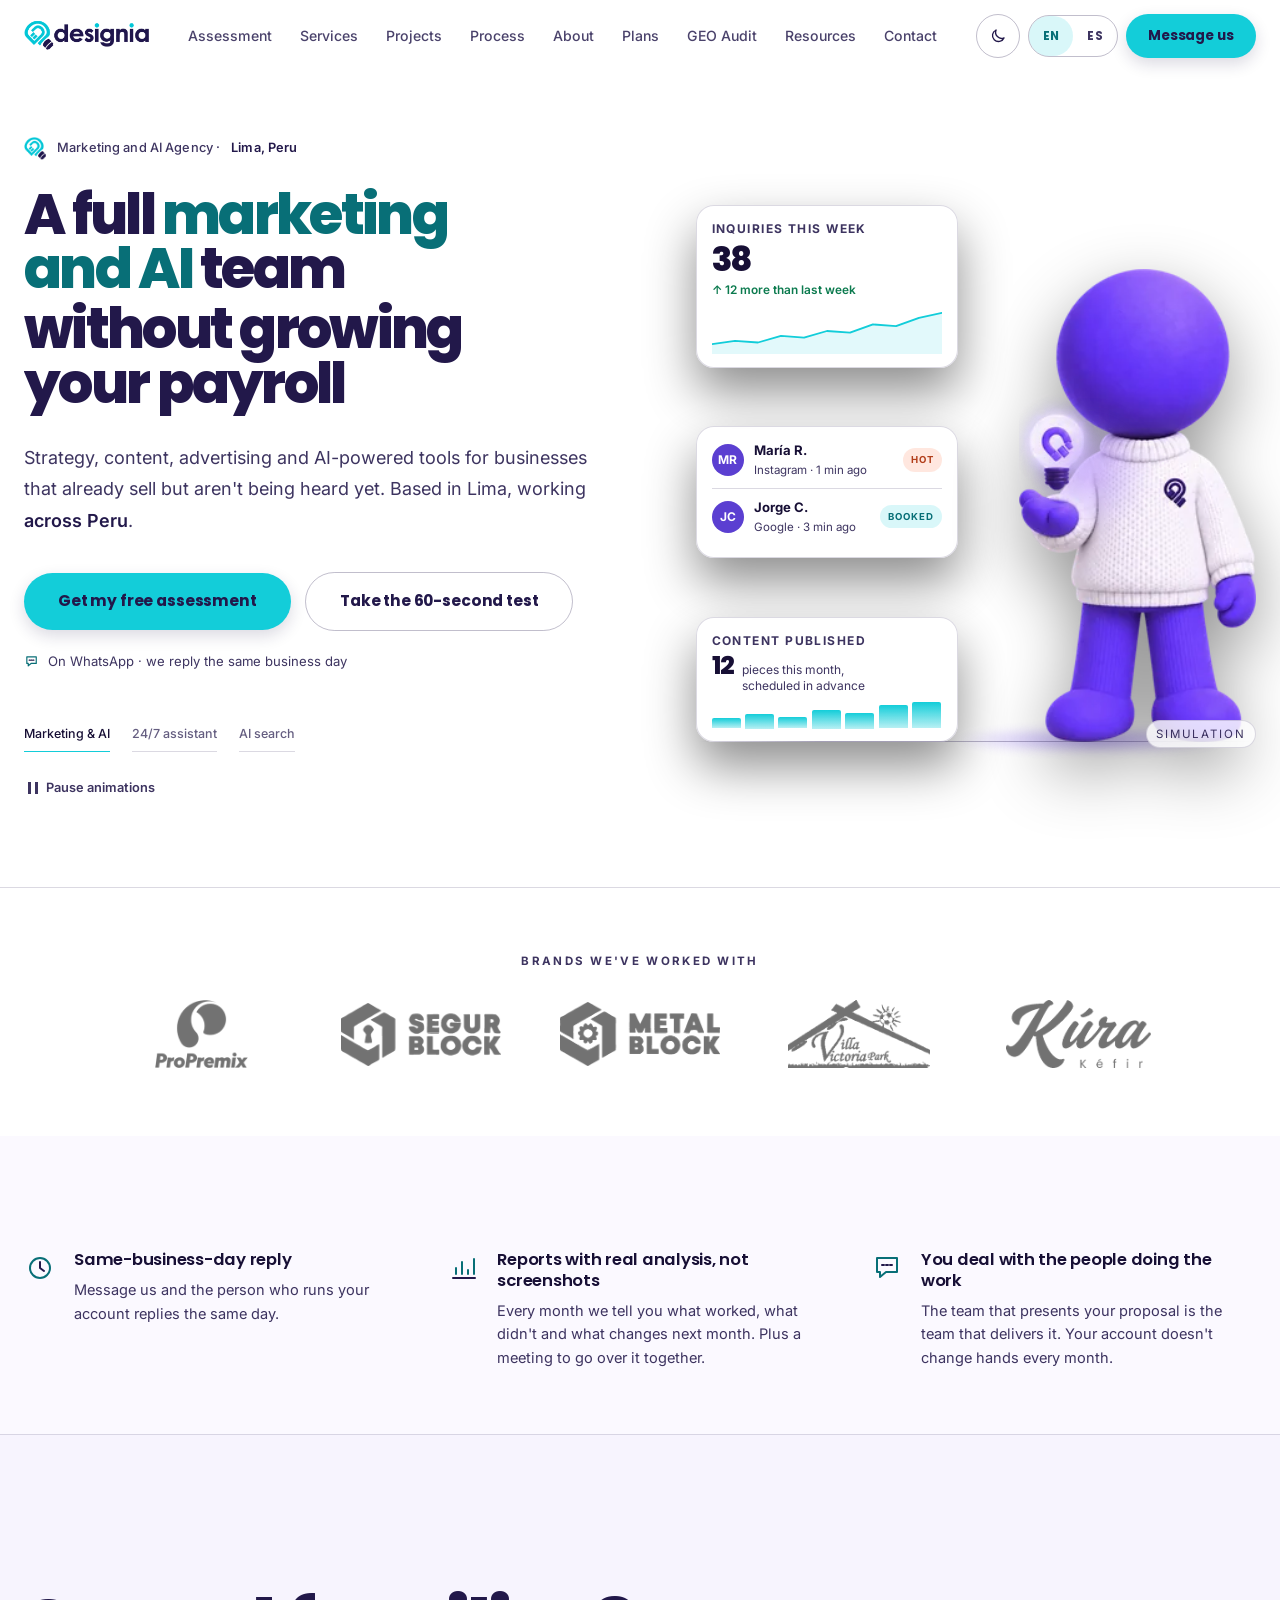
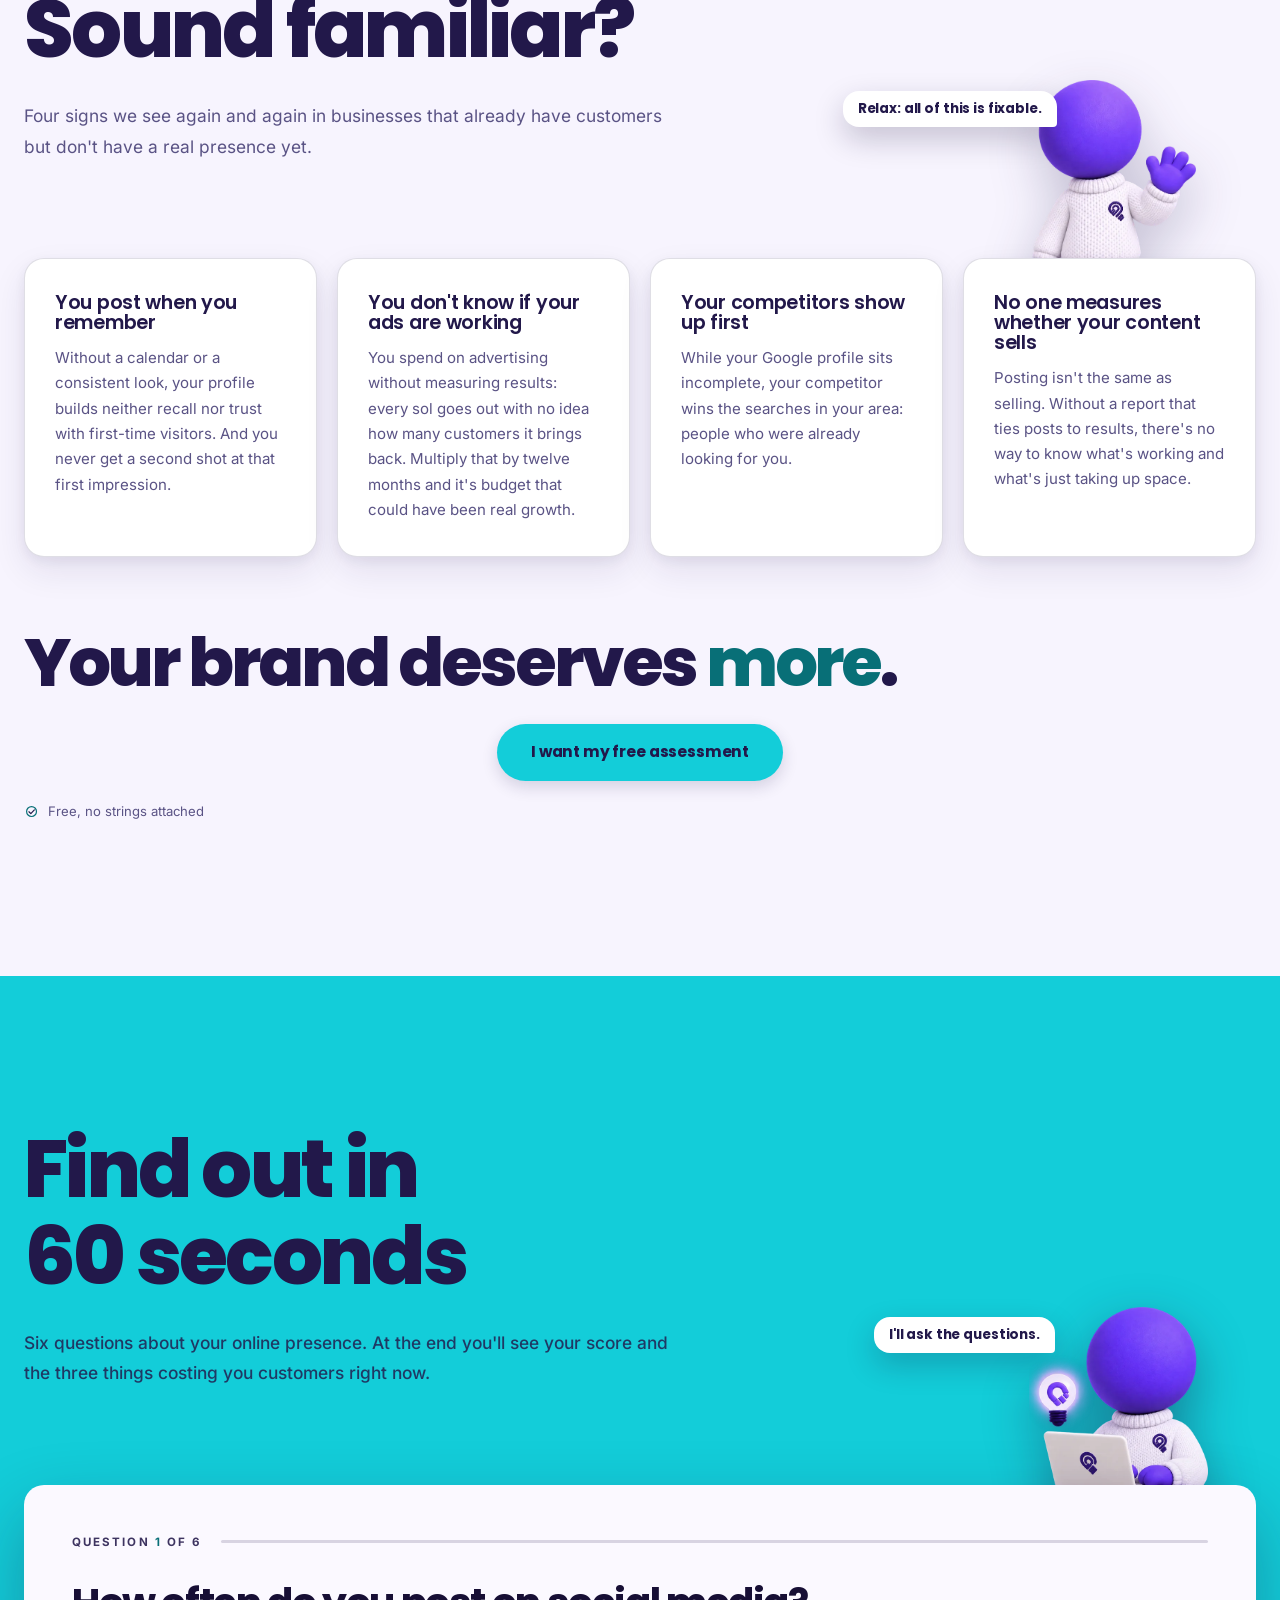
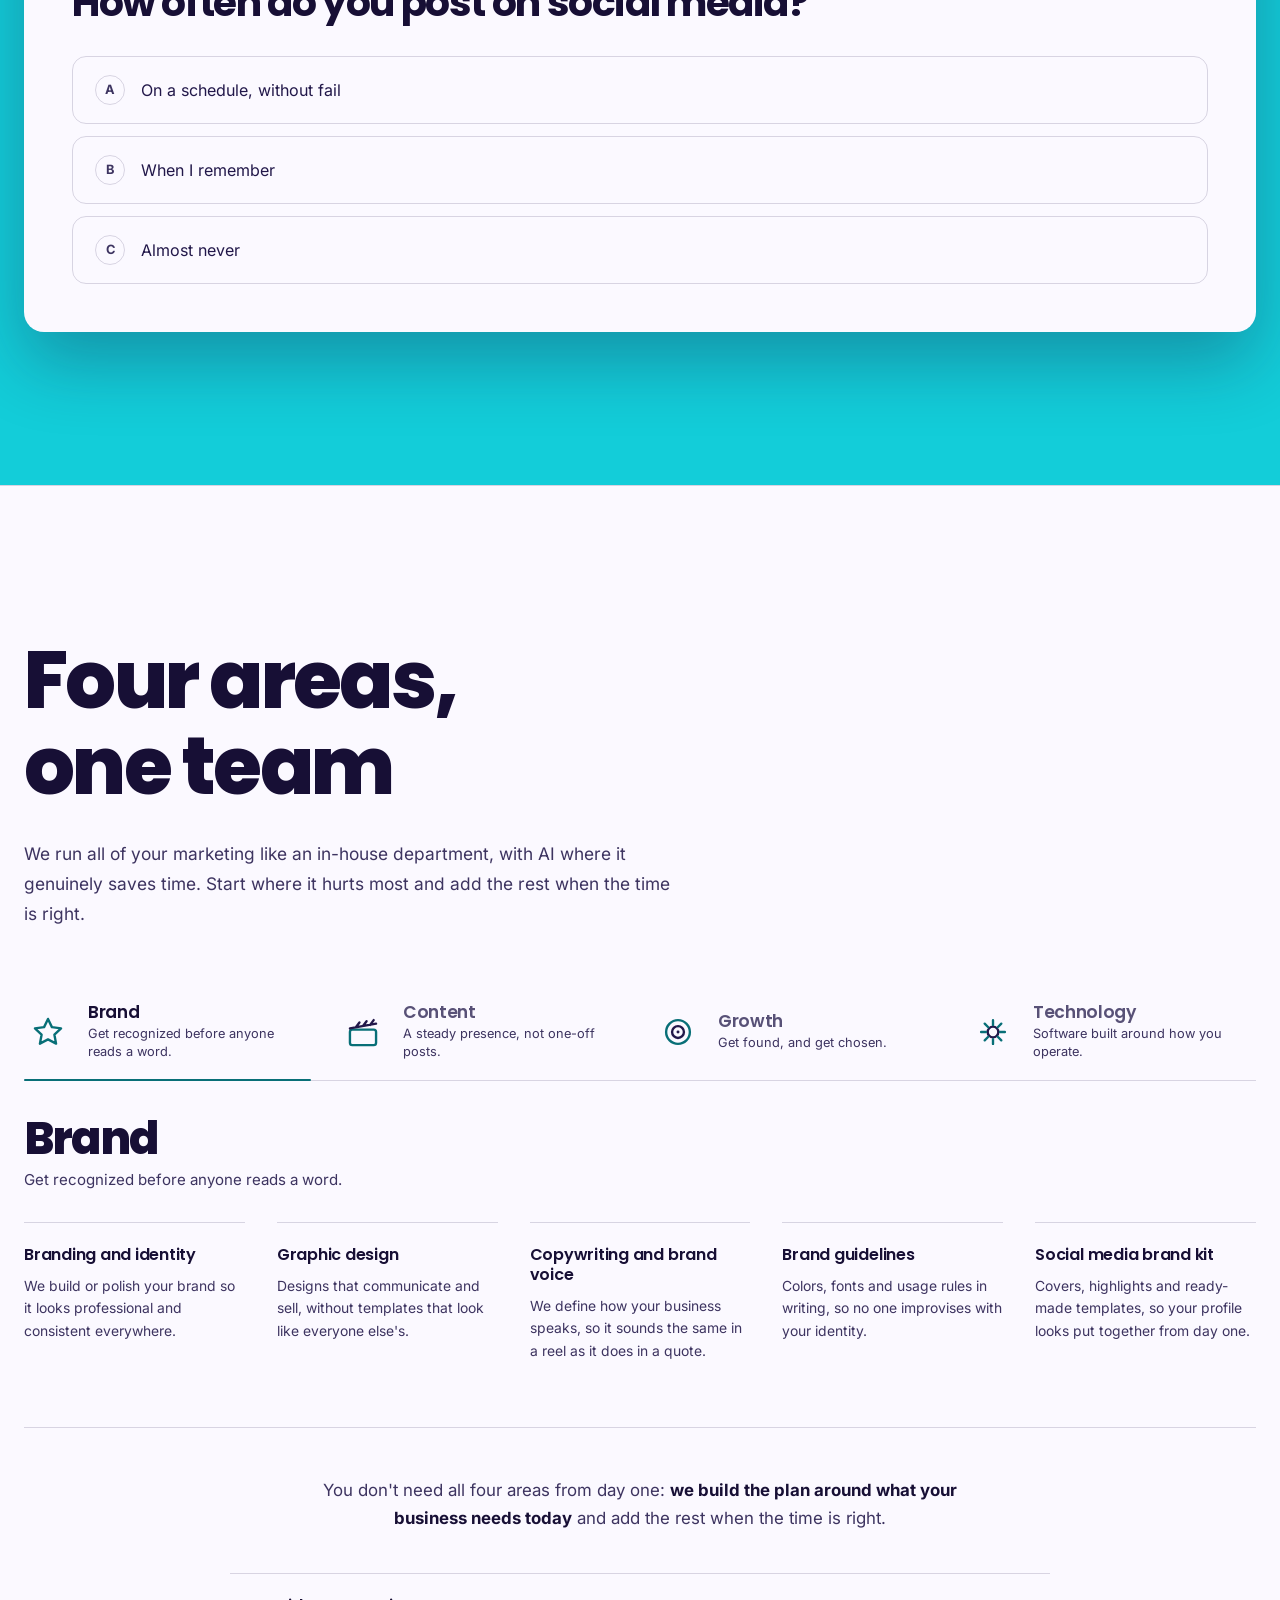
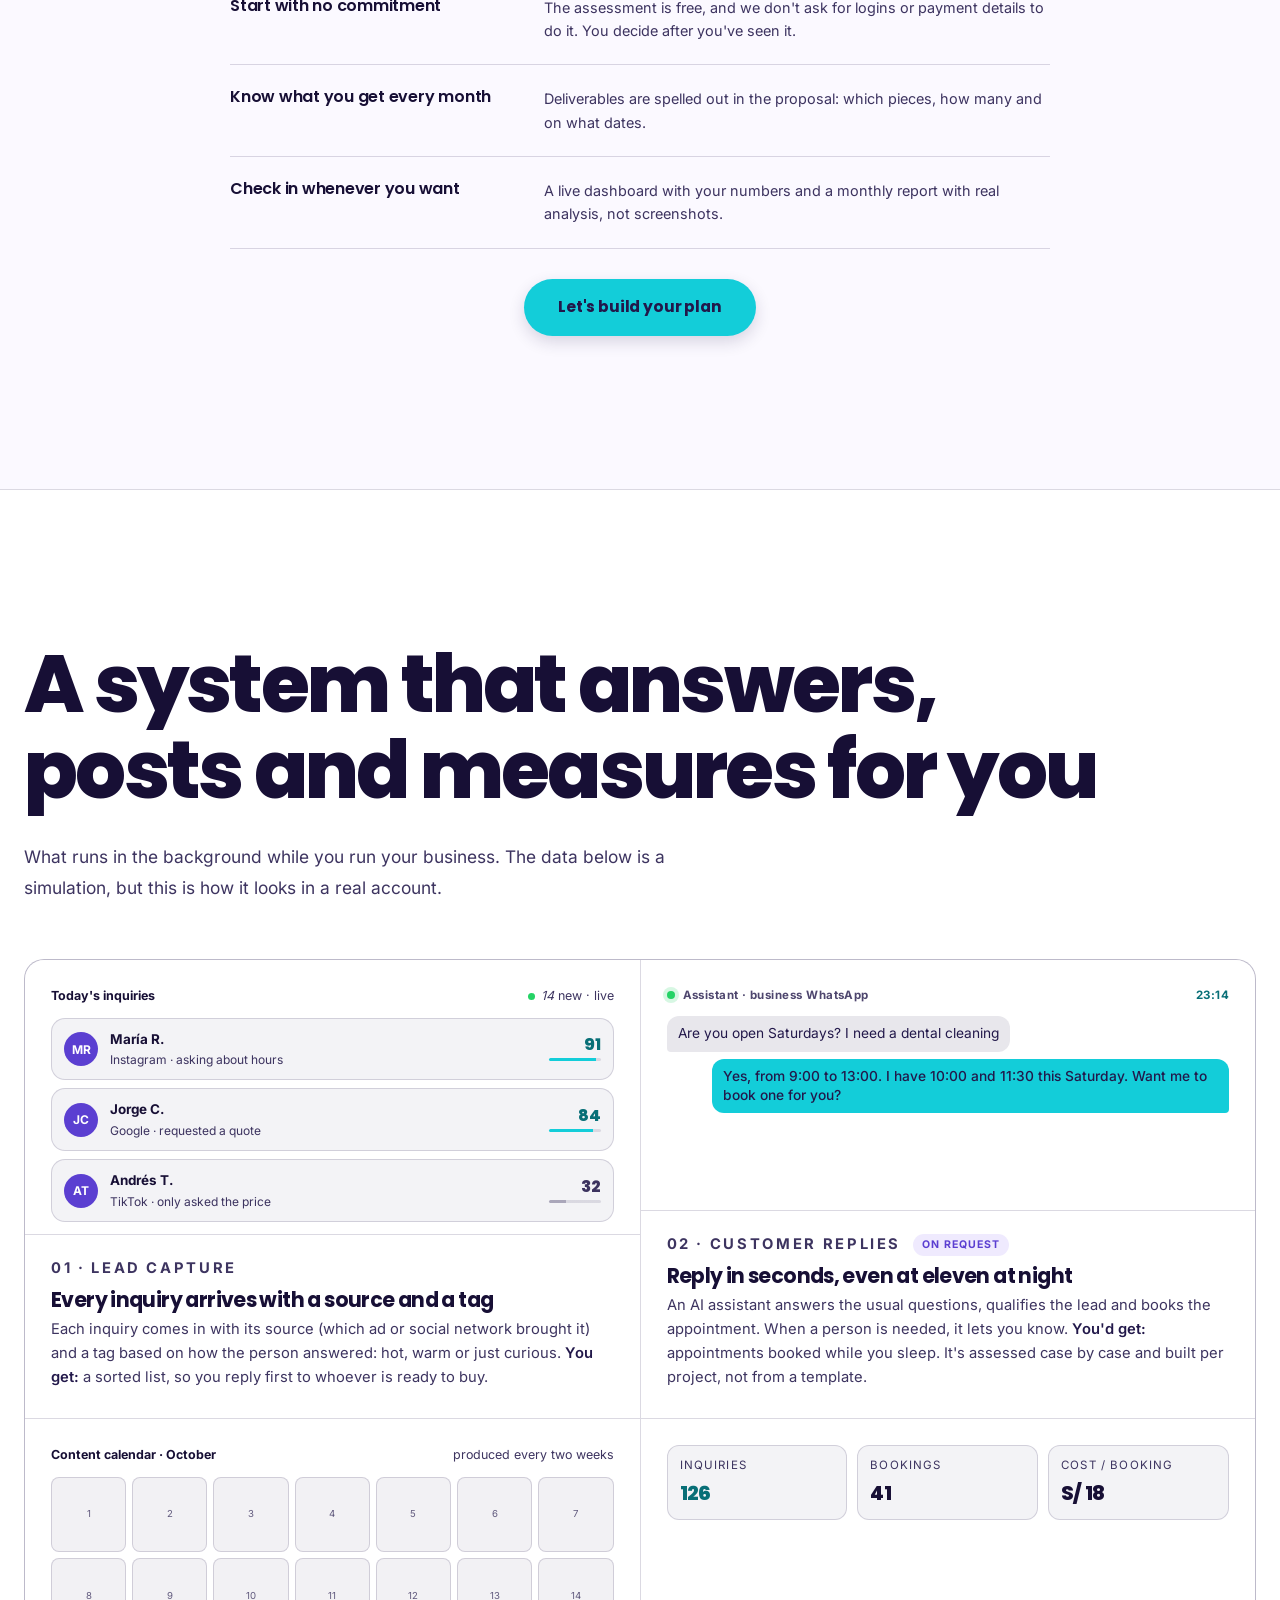
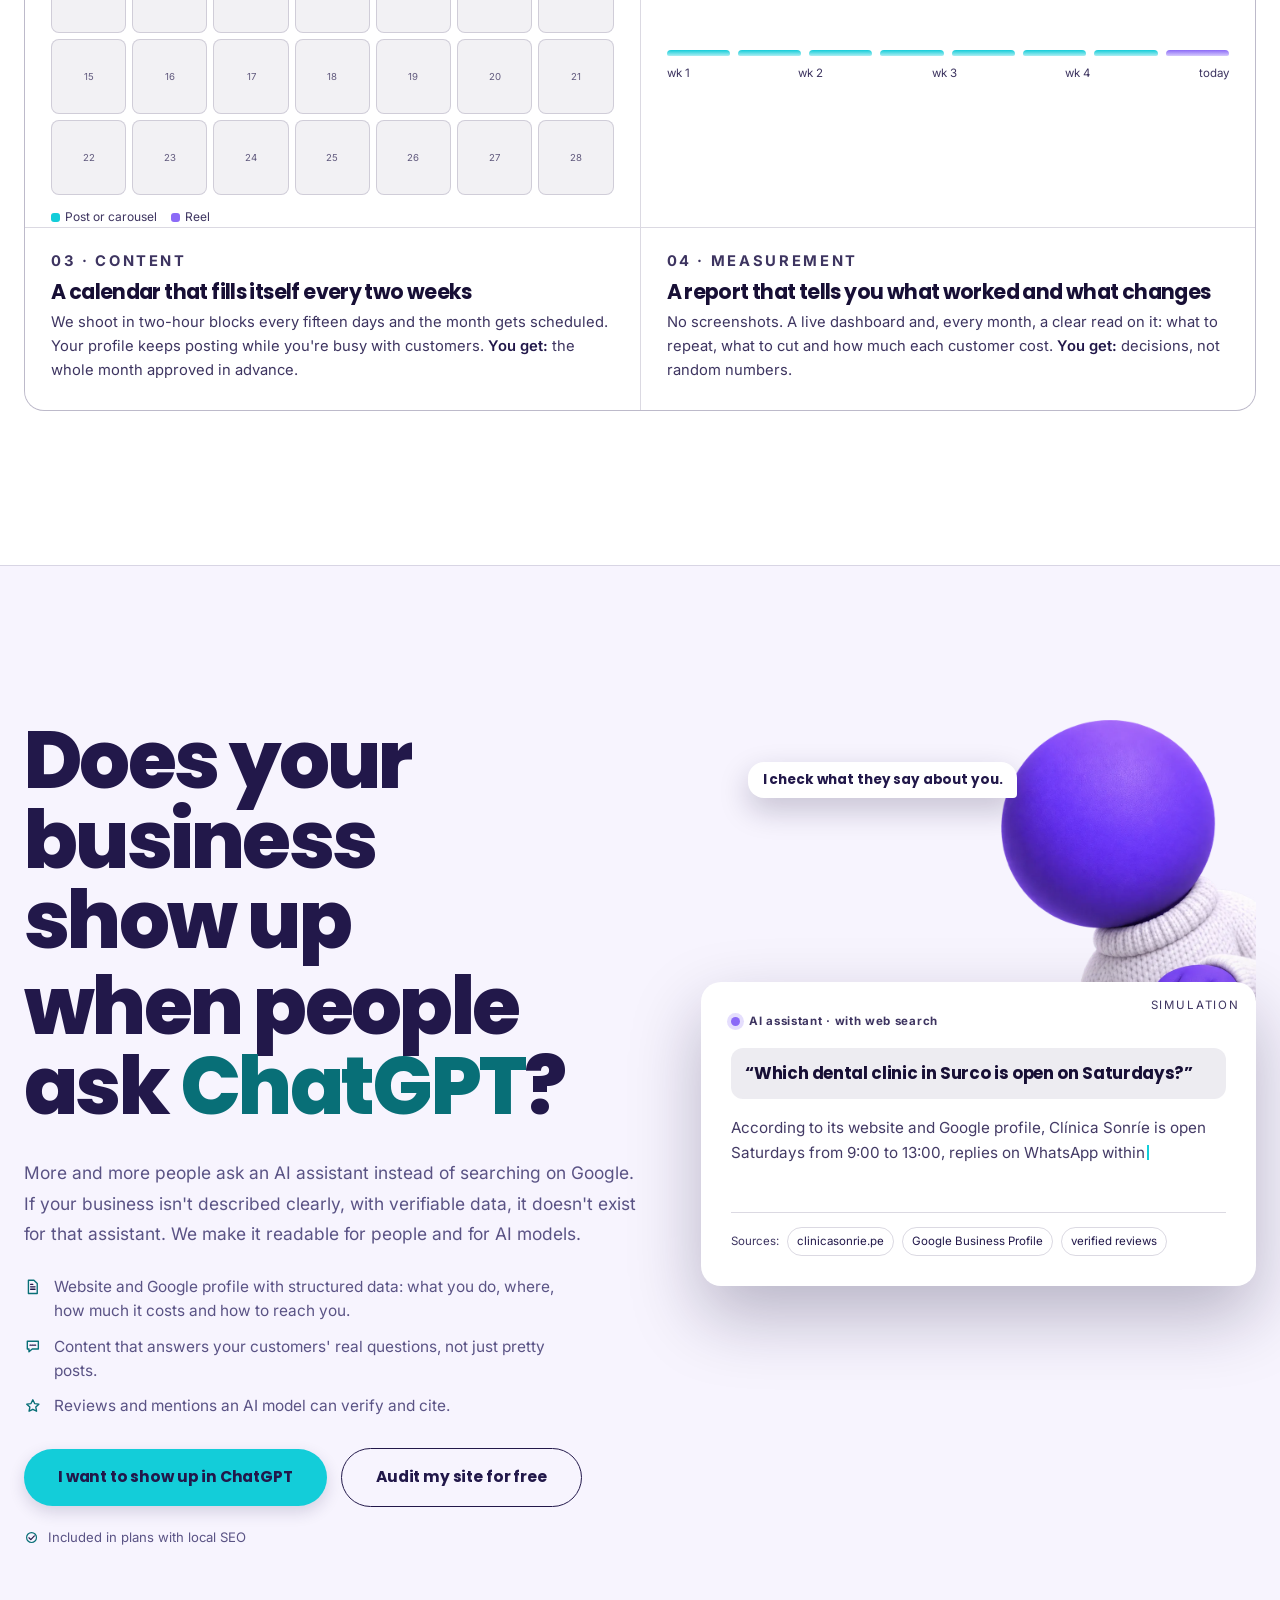
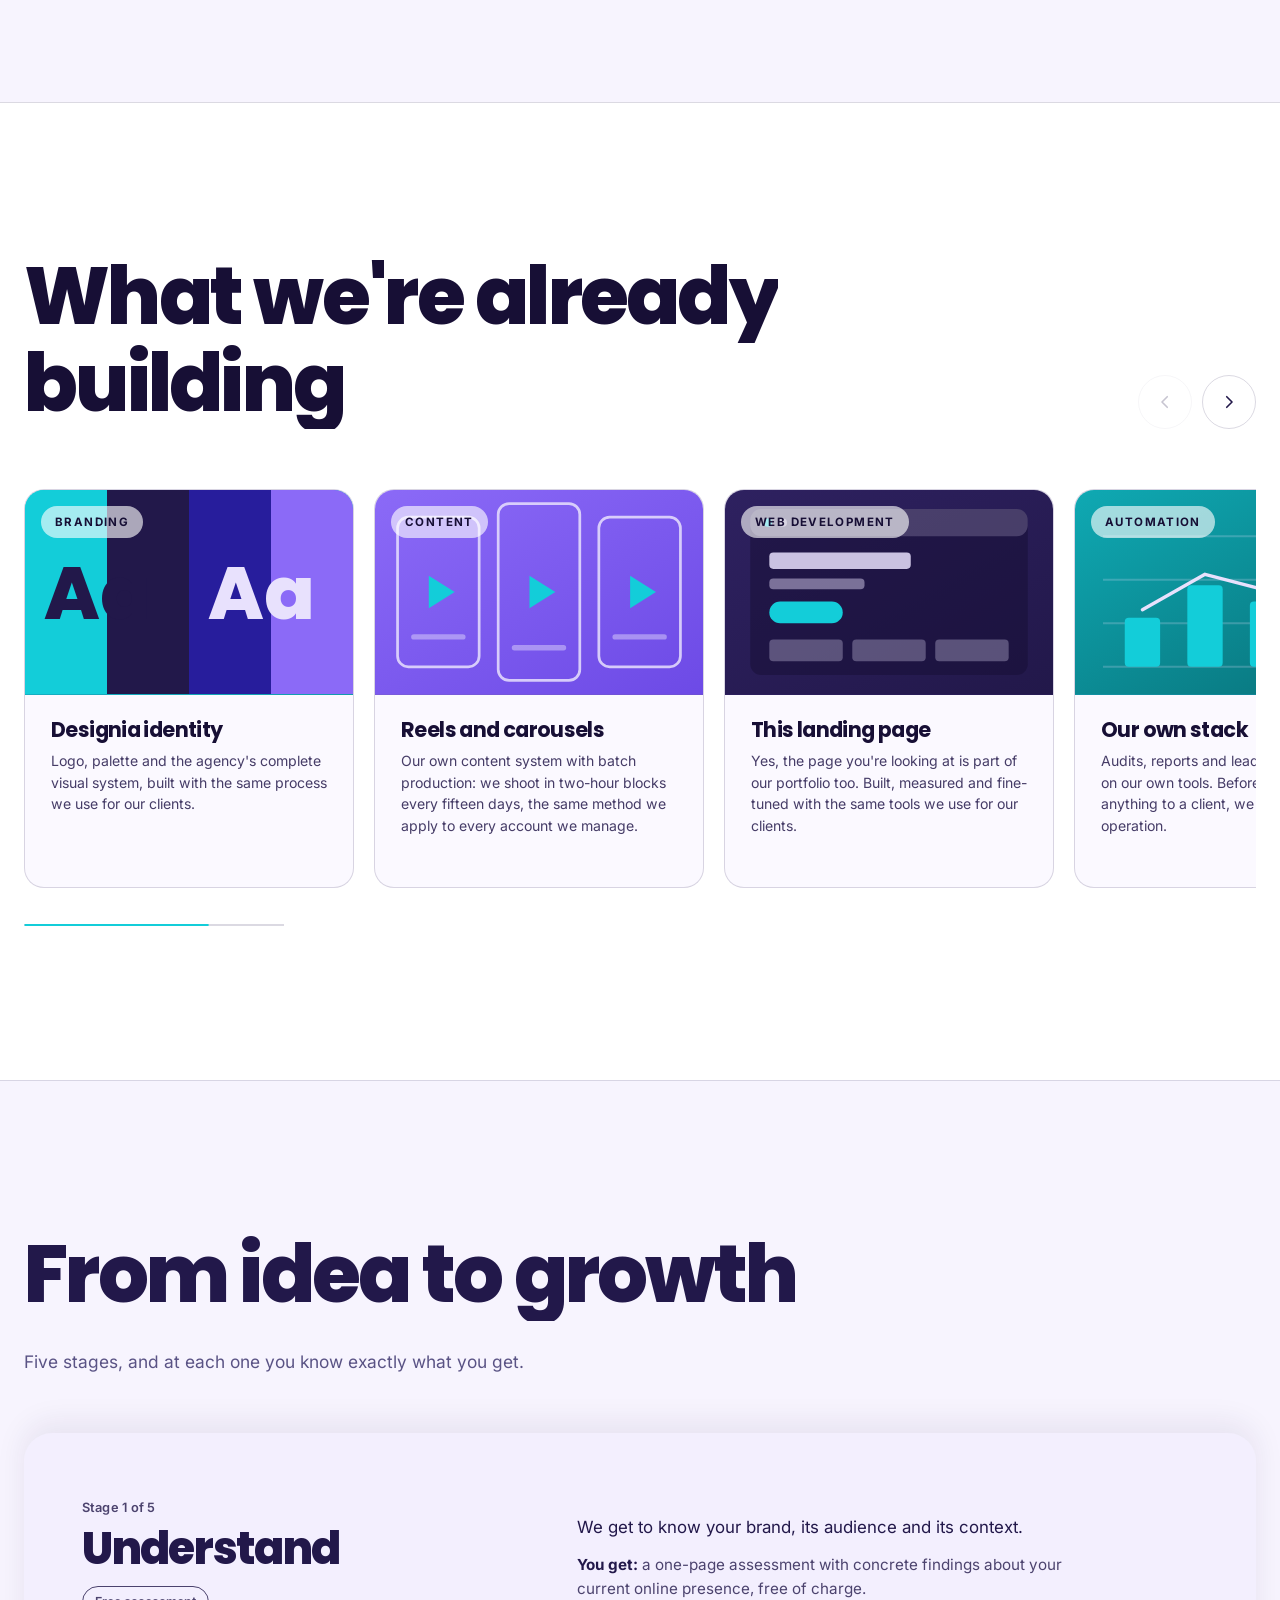
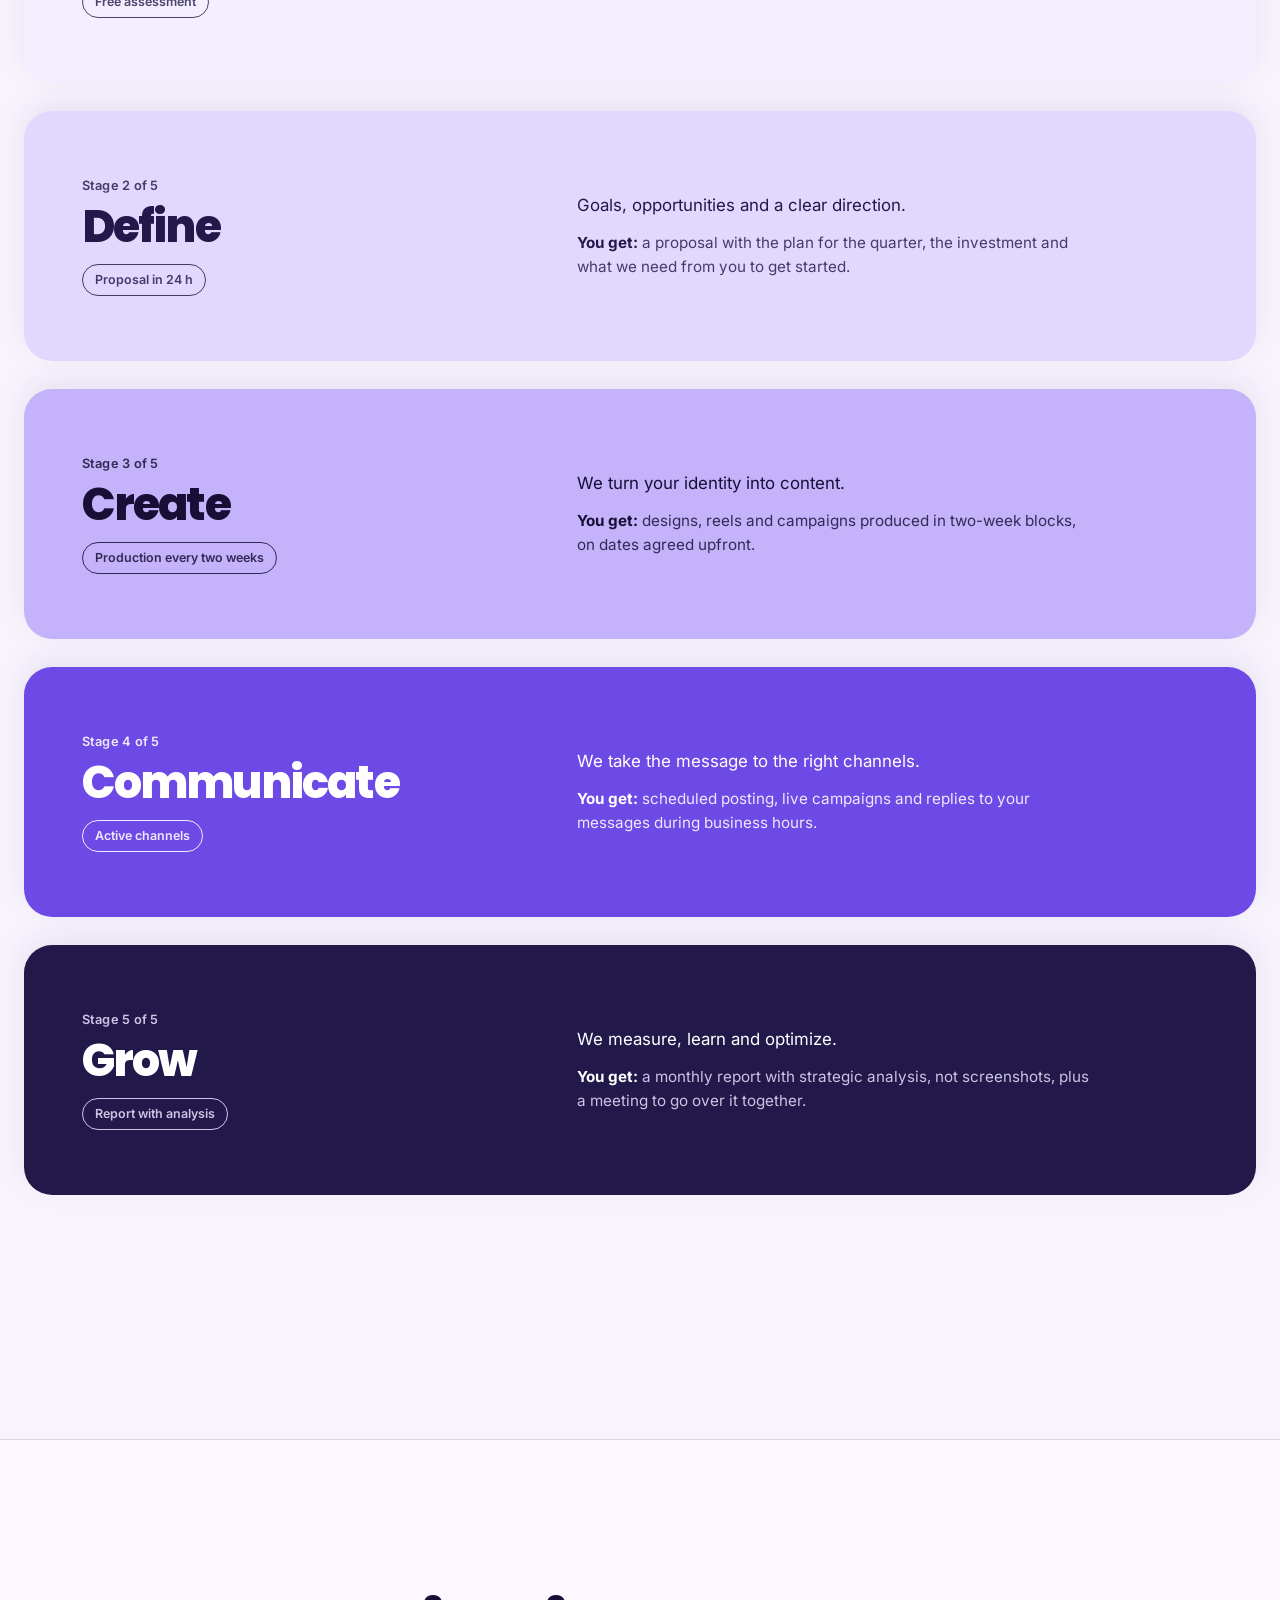
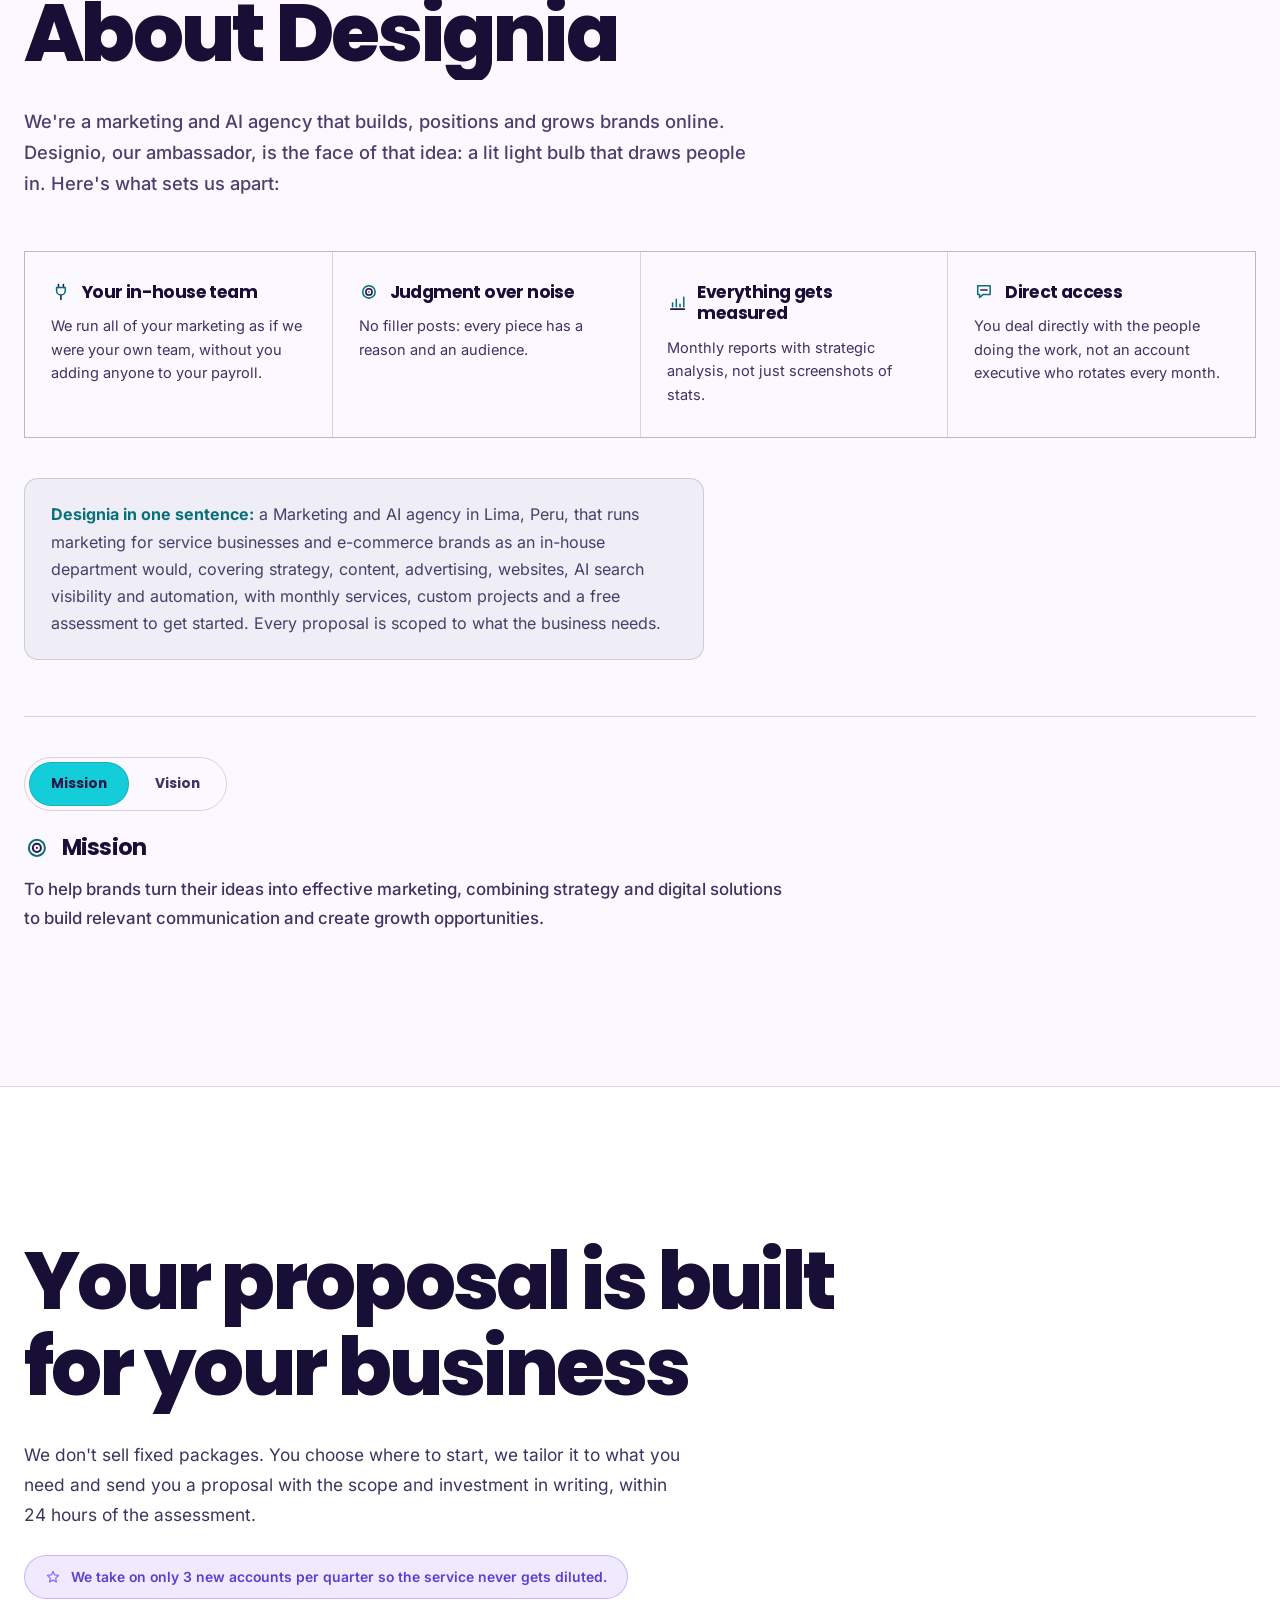
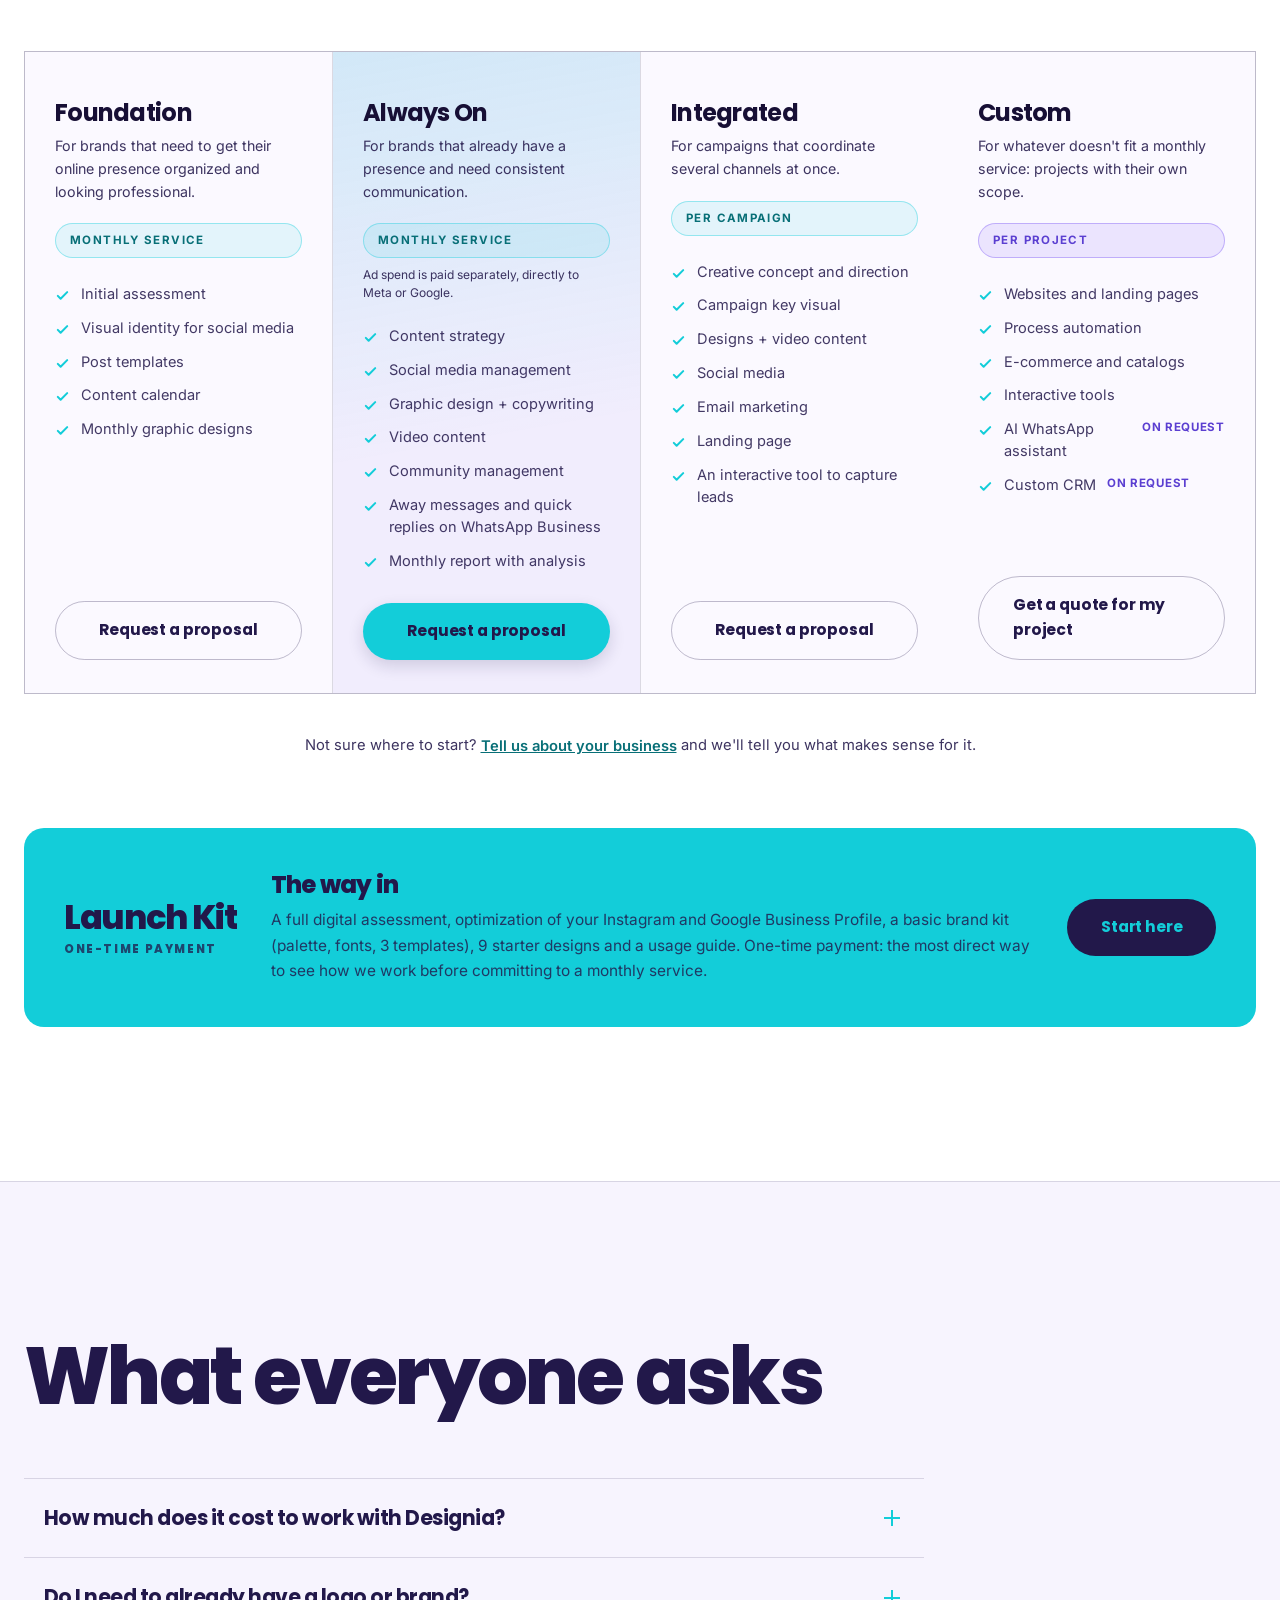
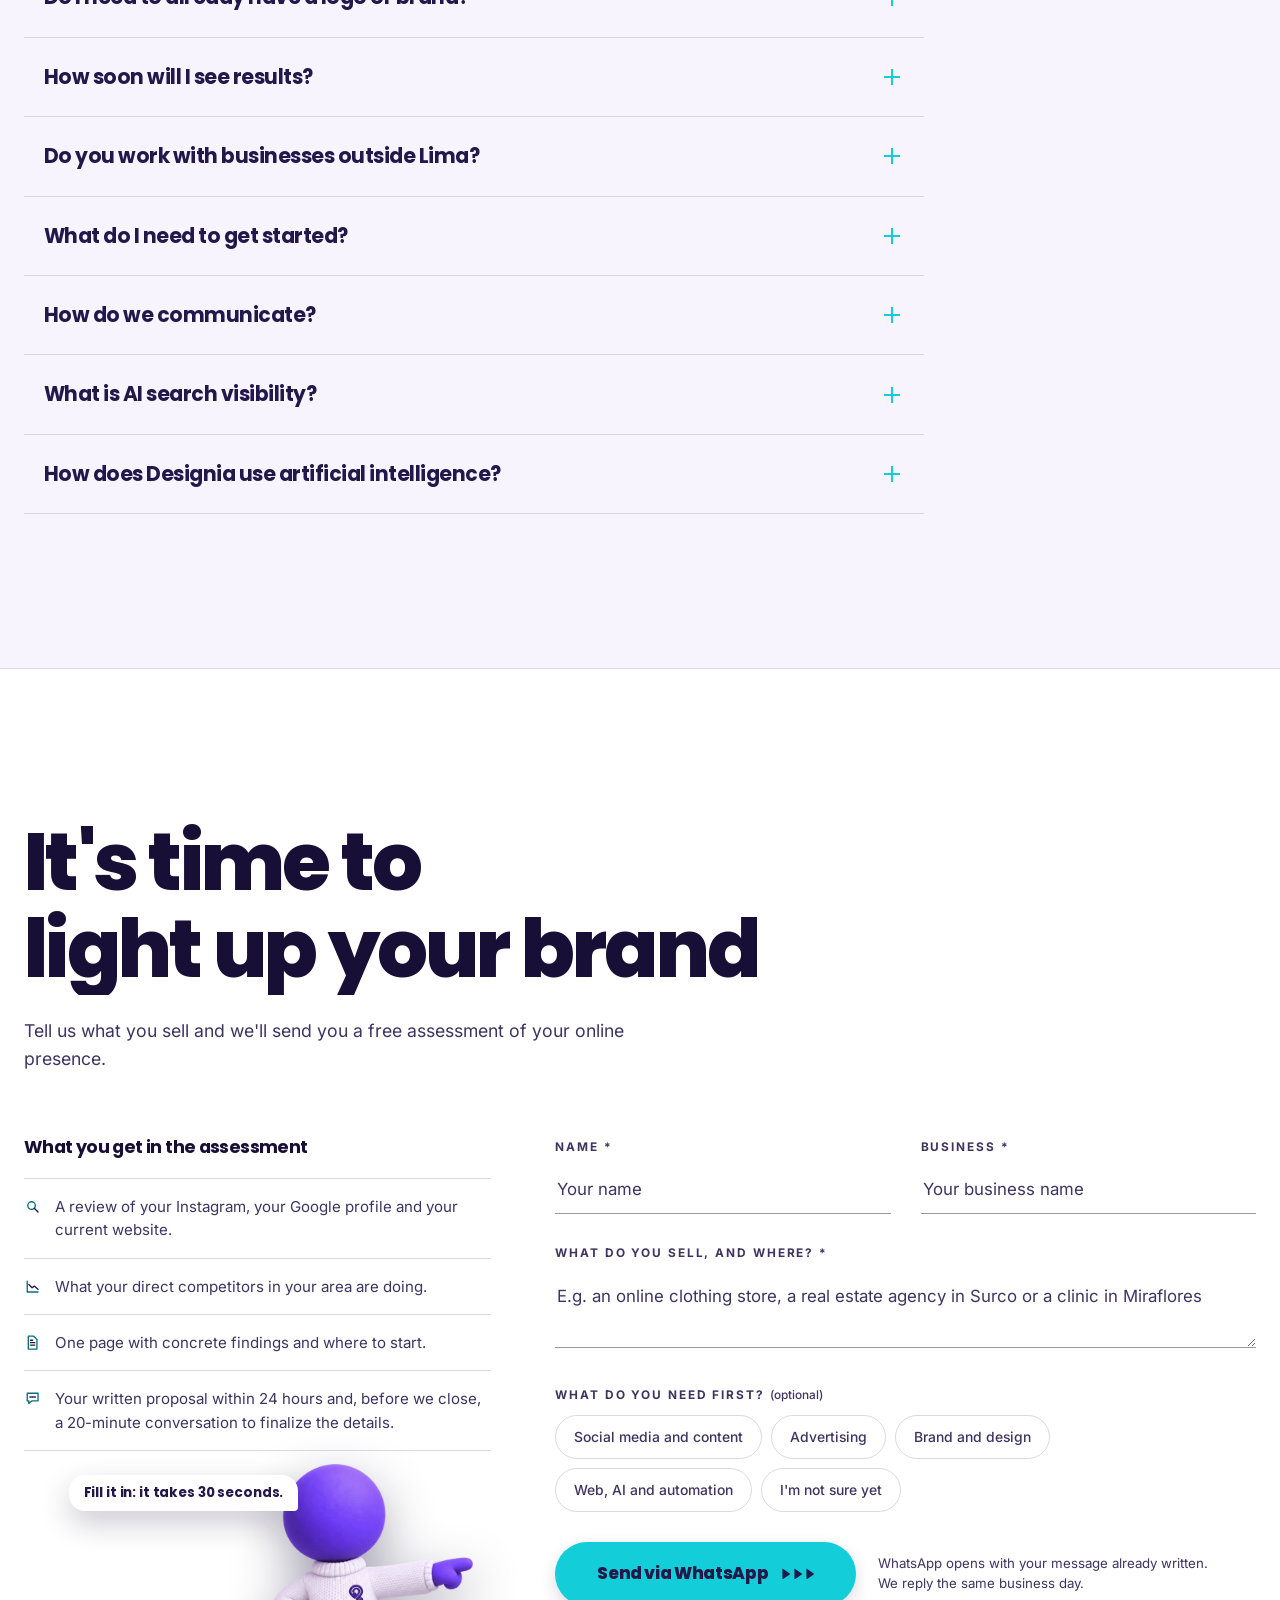
<file: index.html>
<!DOCTYPE html>
<html lang="en" class="no-js">
<head>
<meta charset="UTF-8">
<script>(function(d){var t;try{t=localStorage.getItem('tema')}catch(e){}if(t!=='claro'&&t!=='noche')t=matchMedia('(prefers-color-scheme: light)').matches?'claro':'noche';d.setAttribute('data-tema',t)})(document.documentElement)</script>
<script>(function(d){d.classList.remove('no-js');try{if(/[?&](utm_|gclid|fbclid|gbraid|wbraid|ttclid|msclkid)/.test(location.search)||matchMedia('(max-width:959px)').matches)d.classList.add('sin-intro')}catch(e){}})(document.documentElement)</script>
<meta name="viewport" content="width=device-width, initial-scale=1, viewport-fit=cover">
<title>Designia · Marketing and AI Agency in Lima</title>
<meta name="description" content="Designia is the marketing and AI agency for service businesses and e-commerce brands in Lima: strategy, content, Meta and Google ads, local SEO, websites, ChatGPT visibility and automation. Free 60-second assessment.">
<meta name="theme-color" content="#22184a">
<meta name="robots" content="index,follow,max-image-preview:large">
<meta name="author" content="Designia">
<meta name="geo.region" content="PE-LIM">
<meta name="geo.placename" content="Lima">

<link rel="canonical" href="https://designia360.com/">
<meta property="og:url" content="https://designia360.com/">
<meta property="og:image" content="https://designia360.com/og-designia.jpg">
<meta name="twitter:image" content="https://designia360.com/og-designia.jpg">

<meta property="og:title" content="Designia · Marketing and AI Agency in Lima">
<meta property="og:description" content="A full marketing and AI team without growing your payroll. Get a free assessment of your online presence in 60 seconds.">
<meta property="og:type" content="website">
<meta property="og:locale" content="en_US">
<meta property="og:site_name" content="Designia">
<meta property="og:image:width" content="1200">
<meta property="og:image:height" content="630">
<meta property="og:image:alt" content="Designio, the mascot of Designia, a marketing and AI agency in Lima">
<meta name="twitter:card" content="summary_large_image">
<meta name="twitter:title" content="Designia · Marketing and AI Agency in Lima">
<meta name="twitter:description" content="A full marketing and AI team without growing your payroll.">

<link rel="alternate" hreflang="en" href="https://designia360.com/">
<link rel="alternate" hreflang="es" href="https://designia360.com/es/">
<link rel="alternate" hreflang="x-default" href="https://designia360.com/">

<!-- ==========================================================
     ✏️ VERIFICACIÓN EN BUSCADORES
     Descomenta cada línea y pega el código que te da cada panel:
       Google  → search.google.com/search-console  (método "etiqueta HTML")
       Bing    → bing.com/webmasters               (verifica también Yahoo y DuckDuckGo)
     ========================================================== -->
<meta name="google-site-verification" content="PEGA_AQUI_EL_CODIGO">
<meta name="msvalidate.01" content="PEGA_AQUI_EL_CODIGO">

<link rel="icon" href="/favicon-32.png" sizes="32x32" type="image/png">
<link rel="icon" href="/icono-192.png" sizes="192x192" type="image/png">
<link rel="apple-touch-icon" href="/apple-touch-icon.png">

<!-- Fuentes de marca auto-alojadas (subconjunto latin). Cero llamadas a terceros. -->
<link rel="preload" href="/fonts/inter-latin.woff2" as="font" type="font/woff2" crossorigin>
<link rel="preload" href="/fonts/poppins-800.woff2" as="font" type="font/woff2" crossorigin>
<link rel="preload" href="/fonts/poppins-700.woff2" as="font" type="font/woff2" crossorigin>
<link rel="preload" as="image" href="/logo-designia-blanco.png" fetchpriority="high">
<link rel="preload" as="image" href="/designio/frontal.webp" type="image/webp" media="(min-width:1000px)">

<style>
/* ==========================================================================
   1. FUENTES DE MARCA — Poppins (títulos) · Inter (cuerpo)
   ========================================================================== */
@font-face{font-family:'Poppins';font-style:normal;font-weight:600;font-display:swap;src:url(/fonts/poppins-600.woff2) format('woff2');unicode-range:U+0000-00FF,U+0131,U+0152-0153,U+02BB-02BC,U+02C6,U+02DA,U+02DC,U+0304,U+0308,U+0329,U+2000-206F,U+20AC,U+2122,U+2191,U+2193,U+2212,U+2215,U+FEFF,U+FFFD}
@font-face{font-family:'Poppins';font-style:normal;font-weight:700;font-display:swap;src:url(/fonts/poppins-700.woff2) format('woff2');unicode-range:U+0000-00FF,U+0131,U+0152-0153,U+02BB-02BC,U+02C6,U+02DA,U+02DC,U+0304,U+0308,U+0329,U+2000-206F,U+20AC,U+2122,U+2191,U+2193,U+2212,U+2215,U+FEFF,U+FFFD}
@font-face{font-family:'Poppins';font-style:normal;font-weight:800;font-display:swap;src:url(/fonts/poppins-800.woff2) format('woff2');unicode-range:U+0000-00FF,U+0131,U+0152-0153,U+02BB-02BC,U+02C6,U+02DA,U+02DC,U+0304,U+0308,U+0329,U+2000-206F,U+20AC,U+2122,U+2191,U+2193,U+2212,U+2215,U+FEFF,U+FFFD}
@font-face{font-family:'Inter';font-style:normal;font-weight:400 700;font-display:swap;src:url(/fonts/inter-latin.woff2) format('woff2');unicode-range:U+0000-00FF,U+0131,U+0152-0153,U+02BB-02BC,U+02C6,U+02DA,U+02DC,U+0304,U+0308,U+0329,U+2000-206F,U+20AC,U+2122,U+2191,U+2193,U+2212,U+2215,U+FEFF,U+FFFD}

/* ==========================================================================
   2. TOKENS — paleta del manual, propuesta del isotipo bombilla
      (turquesa + morado, con azul intenso, violeta y lavanda de apoyo)
   ========================================================================== */
:root{
  --turq:#13CDD9;        /* turquesa de marca — RGB 19/205/217 */
  --turq-600:#0FA9B3;    /* hover / enlaces */
  --turq-050:#EAFBFC;

  --tinta:#22184a;       /* morado profundo — color principal */
  --tinta-900:#170F35;   /* fondo más profundo */
  --tinta-800:#1C1440;
  --tinta-700:#2E2160;

  --intenso:#271d9c;     /* secundario */
  --violeta:#8b6af7;     /* secundario */
  --lavanda:#e8e1fd;     /* apoyo — es también el texto sobre fondo oscuro */
  --lav-050:#F7F4FE;
  --lav-100:#EFEAFC;

  --texto:#5A5385;       /* cuerpo sobre fondo claro */
  --blanco:#fff;

  /* Hilos de retícula: la estructura se ve, como en las agencias editoriales */
  --hilo:rgb(var(--L) / .16);
  --hilo-claro:rgba(34,24,74,.14);

  --grad-turq:linear-gradient(100deg,var(--turq),var(--turq-600));

  --r-xs:6px; --r-sm:10px; --r:14px; --r-lg:20px; --r-full:999px;
  --sh:0 4px 12px rgba(34,24,74,.06),0 14px 34px rgba(34,24,74,.09);
  --sh-lg:0 10px 24px rgba(34,24,74,.08),0 30px 64px rgba(34,24,74,.14);
  --sh-turq:0 6px 16px rgba(9,5,26,.28);

  --ease:cubic-bezier(.22,.61,.36,1);
  --ease-expo:cubic-bezier(.16,1,.3,1);
  --sp:clamp(84px,10vw,150px);
}

/* ==========================================================================
   3. BASE
   ========================================================================== */
*,*::before,*::after{margin:0;padding:0;box-sizing:border-box}
html{scroll-behavior:smooth;-webkit-text-size-adjust:100%;scroll-padding-top:80px;overflow-x:clip}
html.nav-abierto{overflow-y:hidden}   /* bloqueo de scroll sin romper el sticky */
body{
  font-family:'Inter',system-ui,-apple-system,'Segoe UI',sans-serif;
  font-size:clamp(.95rem,.92rem + .2vw,1.05rem);
  line-height:1.6;color:var(--tx);background:var(--bg-0);
  -webkit-font-smoothing:antialiased;text-rendering:optimizeLegibility;
}
img,svg{max-width:100%;display:block}
[hidden]{display:none!important}   /* gana a cualquier display de clase */
a{color:var(--turq-tx)}
button{font:inherit;color:inherit;background:none;border:0}
::selection{background:var(--turq);color:var(--tinta)}

h1,h2,h3,h4,.display{font-family:'Poppins',system-ui,sans-serif;line-height:1.05;letter-spacing:-.035em}
.display{font-weight:800;text-wrap:balance}
/* Escala tipográfica declarada: el titular es la pieza gráfica principal */
h1.display{font-size:clamp(2.6rem,8.2vw,6.8rem);line-height:.92;letter-spacing:-.048em}
h2.display{font-size:clamp(2.2rem,6.4vw,5rem);line-height:.95;letter-spacing:-.042em}

:focus-visible{outline:3px solid var(--turq);outline-offset:3px;border-radius:3px}
.skip{position:absolute;left:-999px;top:0;z-index:10001;background:var(--turq);color:var(--tinta);
  padding:12px 20px;font-weight:700;text-decoration:none}
.skip:focus{left:0}

/* ==========================================================================
   4. SECCIONES — dominio oscuro con dos respiros claros, y retícula visible
   ========================================================================== */
.section{padding:var(--sp) 24px;position:relative}
.inner{max-width:1240px;margin:auto;position:relative;z-index:2}

.w-dark{background:var(--bg);color:var(--tx);border-top:1px solid var(--hilo)}
.w-deep{background:var(--bg-0);color:var(--tx);border-top:1px solid var(--hilo)}
.w-dark h1,.w-dark h2,.w-dark h3,.w-dark h4,
.w-deep h1,.w-deep h2,.w-deep h3,.w-deep h4{color:var(--tx-fuerte)}
.w-luz{background:var(--lz-bg);color:var(--lz-texto);border-top:1px solid var(--hilo-claro)}
.w-luz h1,.w-luz h2,.w-luz h3,.w-luz h4{color:var(--lz-tx)}
.w-turq{background:var(--turq);color:var(--tinta);overflow:hidden}
.w-turq h2,.w-turq h3,.w-turq h4{color:var(--tinta)}

/* Número de sección, tamaño editorial, al margen */

.sec-lead{max-width:660px;margin-top:26px;font-size:1.08rem;line-height:1.7;color:rgb(var(--L) / .88)}
.w-luz .sec-lead{color:var(--lz-texto)}
.w-turq .sec-lead{color:rgba(34,24,74,.82);font-weight:500}

/* ==========================================================================
   5. REVELADOS
   ========================================================================== */
.mask{display:block;overflow:hidden;padding-bottom:.08em}
.mask>span{display:block;transform:translateY(110%);transition:transform 1s var(--ease-expo) var(--d,0s)}
.mask.is-in>span{transform:none}
.grad{color:var(--turq-tx)}
.w-luz .grad{color:var(--turq-tx)}

[data-reveal]{opacity:0;transform:translateY(30px);
  transition:opacity .8s var(--ease) var(--d,0s),transform .8s var(--ease) var(--d,0s)}
[data-reveal="scale"]{transform:translateY(20px) scale(.97)}
/* Las entradas laterales desplazaban el bloque ±32px ANTES de revelarse y
   sobresalían del viewport en anchos intermedios, generando scroll horizontal.
   El movimiento ahora es siempre vertical: mismo efecto, sin desbordar. */
[data-reveal="left"],[data-reveal="right"]{transform:translateY(30px)}
[data-reveal].is-in{opacity:1;transform:none}

/* ==========================================================================
   6. BOTONES
   ========================================================================== */
.btn{position:relative;display:inline-flex;align-items:center;justify-content:center;gap:10px;
  min-height:56px;padding:16px 34px;border-radius:var(--r-full);font-family:'Poppins',sans-serif;
  font-weight:700;font-size:.97rem;letter-spacing:-.01em;text-decoration:none;cursor:pointer;
  transition:transform .35s var(--ease),box-shadow .35s var(--ease),background .3s,color .3s,border-color .3s;
  will-change:transform;overflow:hidden;isolation:isolate}
.btn>*{position:relative;z-index:2}
.btn-primary{background:var(--turq);color:var(--tinta);box-shadow:var(--sh-turq)}
.btn-primary::after{content:"";position:absolute;inset:0;z-index:1;
  background:linear-gradient(100deg,transparent 20%,rgba(255,255,255,.6) 50%,transparent 80%);
  transform:translateX(-120%);transition:transform .7s var(--ease)}
.btn-primary:hover{transform:translateY(-3px);box-shadow:0 10px 22px rgba(9,5,26,.34)}
.btn-primary:hover::after{transform:translateX(120%)}
.btn-ghost{border:1.5px solid rgb(var(--L) / .34);color:var(--tx)}
.btn-ghost:hover{border-color:var(--turq);color:var(--turq-tx);transform:translateY(-3px)}
.btn-line{border:1.5px solid var(--lz-tx);color:var(--lz-tx)}
.btn-line:hover{background:var(--tinta);color:var(--lavanda);transform:translateY(-3px)}
.btn-sm{min-height:44px;padding:11px 22px;font-size:.85rem}
.cta-row{display:flex;gap:14px;flex-wrap:wrap;align-items:center}
.cta-nota{display:inline-flex;align-items:center;gap:9px;font-size:.86rem;font-weight:500;
  color:rgb(var(--L) / .88)}
.w-luz .cta-nota{color:var(--lz-texto)}
.cta-nota .ic-s{--t1:var(--turq-tx)}

/* ==========================================================================
   7. ÍCONOS — set propio, plano, dos tintas, mismo trazo
   ========================================================================== */
.ic,.ic-s,.ic-m{fill:none;stroke-linecap:round;stroke-linejoin:round;--t1:var(--turq-tx);--t2:var(--tx)}
.ic{width:38px;height:38px;stroke-width:4}
.ic-m{width:46px;height:46px;stroke-width:3.6}
.ic-s{width:1.15em;height:1.15em;stroke-width:5;vertical-align:-.2em;display:inline-block;flex:none}
.w-luz .ic,.w-luz .ic-s,.w-luz .ic-m{--t2:var(--lz-tx)}
.w-turq .ic-s{--t1:var(--intenso);--t2:var(--tinta)}
.ico-tile{display:grid;place-items:center;width:60px;height:60px;border-radius:var(--r);
  background:rgba(19,205,217,.1);border:1px solid rgba(19,205,217,.3);
  transition:transform .45s var(--ease),background .35s,border-color .35s}
.w-luz .ico-tile{background:var(--turq-050);border-color:rgba(19,205,217,.32)}

/* Isotipo de marca (bombilla con el imán dentro) */
.mark{width:22px;height:auto;flex:none}
.mark-sm{width:15px}

/* ==========================================================================
   8. INTRO
   ========================================================================== */
#intro{position:fixed;inset:0;z-index:10000;display:grid;place-items:center;background:var(--bg-0);
  transition:opacity .55s var(--ease),visibility .55s}
#intro.done{opacity:0;visibility:hidden;pointer-events:none}
html.sin-intro #intro{display:none}
.intro-lock{display:flex;flex-direction:column;align-items:center;gap:18px;z-index:2}
.logo-wrap{position:relative;overflow:hidden;padding:10px}
.logo-intro{width:min(400px,74vw);height:auto;opacity:0;animation:introIn .7s .05s var(--ease-expo) forwards}
@keyframes introIn{from{opacity:0;transform:translateY(14px) scale(.97)}to{opacity:1;transform:none}}
.sweep{position:absolute;inset:0;pointer-events:none;
  background:linear-gradient(105deg,transparent 42%,rgba(19,205,217,.55) 50%,transparent 58%);
  transform:translateX(-130%);animation:barrido .85s .45s var(--ease) forwards}
@keyframes barrido{to{transform:translateX(130%)}}
.intro-tag{opacity:0;font-size:.66rem;letter-spacing:.28em;text-transform:uppercase;
  color:var(--turq-tx);font-weight:700;animation:sube .6s .55s var(--ease) forwards}
.intro-bar{width:min(230px,50vw);height:2px;background:rgb(var(--L) / .14);overflow:hidden;
  opacity:0;animation:sube .4s .5s forwards}
.intro-bar i{display:block;height:100%;background:var(--turq);transform-origin:left;
  transform:scaleX(0);animation:carga 1s .35s var(--ease) forwards}
@keyframes carga{to{transform:scaleX(1)}}
@keyframes sube{from{opacity:0;transform:translateY(14px)}to{opacity:1;transform:none}}
#saltar{position:absolute;bottom:26px;left:50%;transform:translateX(-50%);
  border:1px solid rgb(var(--L) / .28);color:rgb(var(--L) / .8);border-radius:var(--r-full);
  padding:9px 22px;font-size:.78rem;font-weight:600;cursor:pointer;transition:.3s;z-index:3}
#saltar:hover{border-color:var(--turq);color:var(--turq-tx)}

/* ==========================================================================
   9. CURSOR — punto y anillo se pintan en el MISMO fotograma (ver JS)
   ========================================================================== */
.cursor-dot,.cursor-ring{position:fixed;top:0;left:0;border-radius:50%;pointer-events:none;
  z-index:9999;transform:translate3d(-200px,-200px,0) translate(-50%,-50%);will-change:transform;
  opacity:0;transition:opacity .3s}
.cursor-dot{width:8px;height:8px;background:var(--turq)}
.cursor-ring{width:36px;height:36px;border:1.5px solid rgba(19,205,217,.6);z-index:9998;
  transition:width .3s var(--ease),height .3s var(--ease),background .3s,opacity .3s,border-color .3s}
body.cursor-on .cursor-dot,body.cursor-on .cursor-ring{opacity:1}
body.cursor-hot .cursor-ring{width:62px;height:62px;background:rgba(19,205,217,.14);border-color:var(--turq)}
body.cursor-hot .cursor-dot{width:5px;height:5px}
/* Sobre turquesa o sobre fondo claro, el cursor turquesa se diluye: se oscurece */
body.cursor-claro .cursor-dot{background:var(--tinta)}
body.cursor-claro .cursor-ring{border-color:rgba(34,24,74,.55)}
body.cursor-claro.cursor-hot .cursor-ring{background:rgba(34,24,74,.12);border-color:var(--tinta)}
@media(hover:hover) and (pointer:fine){
  body.cursor-on,body.cursor-on a,body.cursor-on button,body.cursor-on .faq-q,
  body.cursor-on .card,body.cursor-on .plan,body.cursor-on .work{cursor:none}
  body.cursor-on input,body.cursor-on textarea,body.cursor-on select,body.cursor-on label{cursor:auto}
}
@media(hover:none){.cursor-dot,.cursor-ring{display:none}}

/* ==========================================================================
   10. BARRA SUPERIOR
   ========================================================================== */
.progress{position:fixed;top:0;left:0;right:0;height:3px;z-index:70;pointer-events:none}
.progress i{display:block;height:100%;background:var(--turq);transform:scaleX(0);transform-origin:left}
.topbar{position:sticky;top:0;z-index:60;display:flex;align-items:center;justify-content:space-between;
  gap:16px;padding:14px 24px;background:rgb(var(--B0) / .72);backdrop-filter:blur(16px);
  -webkit-backdrop-filter:blur(16px);border-bottom:1px solid transparent;
  transition:padding .35s var(--ease),background .35s,border-color .35s}
.topbar.scrolled{padding:9px 24px;background:rgb(var(--B0) / .94);border-bottom-color:var(--hilo)}
.logo-top{height:42px;width:auto;transition:height .35s var(--ease)}
.topbar.scrolled .logo-top{height:34px}
.topbar nav{display:flex;gap:28px}
@media(max-width:1180px) and (min-width:1001px){.topbar nav{gap:18px}.topbar nav a{font-size:.84rem}}
.topbar nav a{color:rgb(var(--L) / .82);text-decoration:none;font-weight:500;font-size:.88rem;
  position:relative;padding:4px 0;transition:color .3s}
.topbar nav a::after{content:"";position:absolute;left:0;bottom:0;width:100%;height:1.5px;
  background:var(--turq);transform:scaleX(0);transform-origin:right;transition:transform .4s var(--ease)}
.topbar nav a:hover{color:var(--turq-tx)}
.topbar nav a:hover::after,.topbar nav a.active::after{transform:scaleX(1);transform-origin:left}
.topbar nav a.active{color:var(--turq-tx)}
.nav-cta{display:flex;align-items:center;gap:8px}
.burger{display:none;padding:10px 9px;min-width:44px;min-height:44px;line-height:0;cursor:pointer;z-index:61}
.burger span{display:block;width:26px;height:2px;margin:6px 0;background:var(--lavanda);
  transition:transform .35s var(--ease),opacity .2s}
.burger[aria-expanded="true"] span:nth-child(1){transform:translateY(8px) rotate(45deg)}
.burger[aria-expanded="true"] span:nth-child(2){opacity:0}
.burger[aria-expanded="true"] span:nth-child(3){transform:translateY(-8px) rotate(-45deg)}
@media(max-width:1000px){
  .burger{display:block}
  .topbar nav{position:fixed;left:0;right:0;top:var(--h-barra,70px);
    height:calc(100dvh - var(--h-barra,70px));
    flex-direction:column;gap:0;padding:18px 24px calc(40px + env(safe-area-inset-bottom));
    background:var(--bg-0);overflow-y:auto;overscroll-behavior:contain;
    z-index:55;                       /* encima del contenido, debajo de la barra (60) */
    opacity:0;visibility:hidden;transform:translateY(-10px);
    transition:opacity .3s var(--ease),transform .38s var(--ease-expo),visibility .38s}
  .topbar nav.open{opacity:1;visibility:visible;transform:none}
  .topbar nav a{padding:18px 2px;font-family:'Poppins',sans-serif;font-weight:700;font-size:1.5rem;
    letter-spacing:-.03em;color:var(--tx);border-bottom:1px solid var(--hilo);
    opacity:0;transform:translateY(-10px);transition:opacity .4s var(--ease),transform .4s var(--ease)}
  .topbar nav.open a{opacity:1;transform:none;transition-delay:calc(.045s * var(--n,0) + .1s)}
  .topbar nav a::after{display:none}
}
@media(max-width:560px){.topbar .btn{padding:11px 16px;font-size:.8rem;min-height:44px}.logo-top{height:34px}}

/* ==========================================================================
   11. HERO
   ========================================================================== */
.hero{position:relative;overflow:hidden;padding:clamp(48px,5vw,76px) 24px clamp(56px,6vw,88px);
  background:var(--bg-0);color:var(--tx);display:flex;align-items:center}
/* En lugar de retícula, un halo suave que da profundidad sin dibujar líneas */
.hero .inner{max-width:1240px;width:100%}
.hero-eyebrow{display:inline-flex;align-items:center;gap:11px;padding:8px 20px 8px 10px;margin-bottom:24px;
  border-radius:var(--r-full);background:rgb(var(--L) / .06);border:1px solid var(--hilo);
  font-size:.78rem;font-weight:600;color:var(--tx);opacity:0;animation:sube .7s .15s var(--ease) forwards}
.hero-eyebrow b{color:var(--turq-tx);font-weight:700}
.hero .mask>span{animation:linea 1.05s var(--ease-expo) both}
.hero .mask:nth-of-type(2)>span{animation-delay:.1s}
@keyframes linea{from{transform:translateY(110%)}to{transform:none}}
.big-rot{margin-top:20px;font-family:'Poppins',sans-serif;font-size:clamp(1.15rem,.9rem + 1.1vw,1.9rem);
  font-weight:700;letter-spacing:-.03em;color:var(--tx);min-height:1.5em;
  display:flex;align-items:center;gap:12px;flex-wrap:wrap;
  opacity:0;animation:sube .8s .45s var(--ease) forwards}
.rot-word{display:inline-block;color:var(--turq-tx);
  transition:opacity .32s var(--ease),transform .32s var(--ease)}
.rot-word.fade{opacity:0;transform:translateY(12px)}
@media(max-width:760px){.big-rot{display:block;line-height:1.25;min-height:2.5em}.big-rot .mark{display:none}}
.rot-ia{font-style:normal;display:inline-block;min-width:5.4ch;transition:opacity .3s var(--ease),transform .3s var(--ease)}
.rot-ia.fade{opacity:0;transform:translateY(10px)}
.hero .lead{margin:18px 0 32px;max-width:580px;font-size:1.08rem;line-height:1.72;
  color:rgb(var(--L) / .88);opacity:0;animation:sube .8s .58s var(--ease) forwards}
.hero .lead strong{color:var(--tx);font-weight:600}
.hero .cta-row{opacity:0;animation:sube .8s .7s var(--ease) forwards}
.social-lab{margin-top:36px;font-size:.75rem;font-weight:700;letter-spacing:.2em;text-transform:uppercase;
  color:rgb(var(--L) / .88);opacity:0;animation:sube .8s .82s var(--ease) forwards}
.social-row{margin-top:14px;display:flex;gap:10px;flex-wrap:wrap;opacity:0;animation:sube .8s .9s var(--ease) forwards}
@media(max-width:760px){.social-lab,.social-row{display:none}}
.pill{display:inline-flex;align-items:center;gap:9px;min-height:44px;padding:10px 20px;border-radius:var(--r-full);
  border:1px solid var(--hilo);color:var(--tx);text-decoration:none;font-size:.87rem;font-weight:500;
  transition:transform .35s var(--ease),border-color .3s,color .3s,background .3s}
.pill:hover{border-color:var(--turq);color:var(--turq-tx);transform:translateY(-3px);background:rgba(19,205,217,.07)}
.pill .dot{width:7px;height:7px;border-radius:50%;background:var(--turq);flex:none}

/* ==========================================================================
   PORTADA — Designio y tarjetas vivas (simulación etiquetada)
   ========================================================================== */
.hero-grid{display:grid;grid-template-columns:minmax(0,1.05fr) minmax(0,.95fr);gap:clamp(24px,4vw,56px);align-items:center}
.hero-grid h1.display,.hero-grid .h1-like{font-size:clamp(2.3rem,1.1rem + 3vw,4rem);line-height:.98;letter-spacing:-.048em}
.sr-only{position:absolute;width:1px;height:1px;overflow:hidden;clip:rect(0 0 0 0);white-space:nowrap}
/* Tres mensajes de portada: cada uno con su tarjeta viva y su pose de Designio */
.hero-slides{display:grid}
.hslide{grid-area:1/1;visibility:hidden;opacity:0;transform:translateY(12px);
  transition:opacity .5s var(--ease),transform .55s var(--ease-expo),visibility .5s}
.hslide.is-on{visibility:visible;opacity:1;transform:none}
/* Los tres mensajes se navegan como pestañas con nombre: así se ve que hay más
   de uno y que se pueden pulsar. La barra de abajo enseña cuánto falta. */
.hero-tabs{display:flex;gap:8px;margin-top:22px;flex-wrap:wrap}
.hdot{position:relative;min-height:44px;padding:9px 16px 11px;border-radius:var(--r-full);cursor:pointer;
  border:1px solid rgb(var(--L) / .22);background:rgb(var(--L) / .04);overflow:hidden;
  font-size:.78rem;font-weight:600;color:rgb(var(--L) / .88);
  transition:color .3s,border-color .3s,background .3s}
.hdot:hover{color:var(--tx-fuerte);border-color:rgba(19,205,217,.5);background:rgba(19,205,217,.08)}
.hdot.is-on{color:var(--tinta);background:var(--turq);border-color:var(--turq)}
.hdot i{position:absolute;left:0;bottom:0;height:3px;width:0;background:var(--bg);opacity:.35}
.hdot.is-on i{animation:hdotAvanza var(--gira,6s) linear forwards}
.hero-tabs.parado .hdot.is-on i{animation-play-state:paused}
@keyframes hdotAvanza{to{width:100%}}
@media(max-width:480px){.hdot{padding:8px 13px 10px;font-size:.73rem}}
.hero-audit{display:flex;gap:10px;flex-wrap:wrap;max-width:560px;margin-top:4px;opacity:0;animation:sube .8s .7s var(--ease) forwards}
.hero-audit input{flex:1 1 220px;min-height:56px;padding:0 22px;border-radius:var(--r-full);border:1px solid rgb(var(--L) / .28);
  background:rgb(var(--L) / .07);color:var(--tx-fuerte);font:inherit;font-size:1rem;transition:border-color .3s,background .3s}
.hero-audit input::placeholder{color:rgb(var(--L) / .45)}
.hero-audit input:focus{outline:none;border-color:var(--turq);background:rgb(var(--L) / .1)}
.hero-audit .btn{flex:0 0 auto}
.hero-nota{margin-top:12px;font-size:.82rem;color:rgb(var(--L) / .88)}
.hero-nota.err{color:#FF9A7A}
.hero-vis{position:relative;opacity:0;animation:sube .9s .5s var(--ease) forwards}
/* Escenario: Designio DE PIE a la derecha sobre una línea de suelo; la tarjeta de
   cada mensaje va a su izquierda, a la altura de su mano. Nada lo tapa. */
.vis-stage{position:relative;height:clamp(420px,42vw,540px);max-width:560px;margin-inline:auto}
.vis-stage::after{content:"";position:absolute;left:0;right:0;bottom:0;height:1px;
  background:linear-gradient(90deg,transparent,rgb(var(--L) / .3) 22%,rgb(var(--L) / .3) 78%,transparent)}
.designio{display:block;width:auto;filter:drop-shadow(0 26px 34px rgba(0,0,0,.42))}
@keyframes respira{50%{transform:translateY(-8px)}}
.vscene{position:absolute;left:0;top:0;bottom:0;width:min(262px,48%);
  display:flex;flex-direction:column;justify-content:space-between;gap:10px;
  opacity:0;visibility:hidden;transform:translateY(18px);
  transition:opacity .55s var(--ease),transform .55s var(--ease),visibility .55s}
.vscene.is-on{opacity:1;visibility:visible;transform:none}
.vcard{position:relative;width:100%;flex:none;padding:13px 15px;border-radius:18px;
  background:rgb(var(--B0) / .86);border:1px solid var(--hilo);box-shadow:0 24px 50px rgba(0,0,0,.45);
  
  --r:0deg;animation:flota 7s ease-in-out infinite}
@keyframes flota{0%,100%{transform:rotate(var(--r)) translateY(0)}50%{transform:rotate(var(--r)) translateY(-10px)}}
.vcard:nth-child(1){--r:-2deg}
.vcard:nth-child(2){--r:1.5deg;animation-delay:-2.6s}
.vcard:nth-child(3){--r:-1.2deg;animation-delay:-4.4s}
.vmini{display:flex;align-items:baseline;gap:8px;margin-top:4px}
.vmini b{font-family:'Poppins',sans-serif;font-weight:800;font-size:1.55rem;letter-spacing:-.04em;color:var(--tx-fuerte);line-height:1}
.vmini span{font-size:.75rem;color:rgb(var(--L) / .88);line-height:1.3}
.vbars{display:flex;align-items:flex-end;gap:4px;height:26px;margin-top:9px}
.vbars i{flex:1;border-radius:2px 2px 0 0;background:linear-gradient(180deg,var(--turq),rgba(19,205,217,.3));height:var(--h,50%)}
.vcheck{list-style:none;display:grid;gap:6px;margin-top:9px}
.vcheck li{display:flex;align-items:center;gap:8px;font-size:.75rem;font-weight:600;color:rgb(var(--L) / .88)}
.vcheck i{width:14px;height:14px;border-radius:50%;flex:none;display:grid;place-items:center;
  background:rgba(19,205,217,.18);color:var(--turq-tx);font-size:.6rem;font-style:normal;font-weight:800}
.vmot{list-style:none;display:grid;gap:7px;margin-top:10px}
.vmot li{display:grid;grid-template-columns:64px minmax(0,1fr);gap:9px;align-items:center;
  font-size:.72rem;font-weight:600;color:rgb(var(--L) / .88)}
.vmot i{display:block;height:5px;border-radius:3px;
  background:linear-gradient(90deg,var(--turq) var(--w,50%),rgb(var(--L) / .12) 0)}
.vcard-citas .vnum{font-size:1.8rem}
.vdot-ia{background:var(--violeta);box-shadow:0 0 0 4px rgba(139,106,247,.22)}
.vcard-ia .vq{font-family:'Poppins',sans-serif;font-weight:700;font-size:.84rem;letter-spacing:-.02em;line-height:1.3;color:var(--tx-fuerte);
  padding:9px 11px;border-radius:10px;background:rgb(var(--L) / .08);margin:11px 0 10px}
.vcard-ia .va{font-size:.78rem;line-height:1.5;color:rgb(var(--L) / .85);min-height:3em}
.vcard-ia .va b{color:var(--turq-tx)}
.vcard-ia .va .cursor{display:inline-block;width:2px;height:1em;background:var(--turq);vertical-align:-2px;margin-left:2px;animation:pulsa .9s infinite}
.vcard-ia .vsrc{display:flex;gap:6px;flex-wrap:wrap;margin-top:10px;padding-top:10px;border-top:1px solid var(--hilo)}
.vcard-ia .vsrc em{font-style:normal;font-size:.72rem;padding:3px 8px;border:1px solid var(--hilo);border-radius:999px;color:var(--tx)}
.vhead{display:flex;align-items:center;gap:8px;font-size:.72rem;font-weight:700;letter-spacing:.04em;color:rgb(var(--L) / .8)}
.vhead em{margin-left:auto;font-style:normal;color:var(--turq-tx);font-weight:700}
.vdot{width:8px;height:8px;border-radius:50%;background:#25d366;box-shadow:0 0 0 4px rgba(37,211,102,.18)}
.vbubbles{display:flex;flex-direction:column;gap:7px;margin-top:11px}
.vb{max-width:92%;padding:8px 11px;border-radius:12px;font-size:.8rem;line-height:1.4;color:var(--tx)}
.vb-in{align-self:flex-start;background:rgb(var(--L) / .1);border-bottom-left-radius:4px}
.vb-out{align-self:flex-end;background:var(--turq);color:var(--tinta);border-bottom-right-radius:4px;font-weight:500}
.vb-enter{animation:vbIn .38s var(--ease-expo) both}
@keyframes vbIn{from{opacity:0;transform:translateY(8px) scale(.96)}to{opacity:1;transform:none}}
.vlab{display:block;font-size:.75rem;font-weight:700;letter-spacing:.12em;text-transform:uppercase;color:rgb(var(--L) / .88)}
.vnum{display:block;font-family:'Poppins',sans-serif;font-weight:800;font-size:2.1rem;letter-spacing:-.05em;color:var(--tx-fuerte);line-height:1.1;margin-top:4px}
.vnum.bump{animation:bump .5s var(--ease)}
@keyframes bump{30%{transform:scale(1.08);color:var(--turq-tx)}}
.vchg{display:block;font-size:.74rem;color:#5CE0A8;font-weight:600;margin-top:2px}
.vspark{width:100%;height:46px;margin-top:8px;display:block}
.vlead{display:grid;grid-template-columns:auto 1fr auto;gap:10px;align-items:center;padding:8px 0;border-top:1px solid var(--hilo)}
.vlead:first-child{border-top:0;padding-top:0}
.vlead b{display:block;font-size:.82rem;color:var(--tx-fuerte);font-weight:700}
.vlead small{display:block;font-size:.72rem;color:rgb(var(--L) / .88)}
.vav{width:32px;height:32px;border-radius:50%;display:grid;place-items:center;font-size:.75rem;font-weight:800;
  background:linear-gradient(135deg,var(--violeta),var(--intenso));color:#fff}
.vpill{font-size:.6rem;font-weight:800;letter-spacing:.1em;text-transform:uppercase;padding:4px 8px;border-radius:999px;
  background:rgba(255,120,80,.18);color:#FF9A7A}
.vpill-ag{background:rgba(19,205,217,.16);color:var(--turq-tx)}
.vpill-nu{background:rgb(var(--L) / .12);color:var(--tx)}
.vlead-enter{animation:vbIn .45s var(--ease-expo) both}
.vsim{position:absolute;right:0;bottom:-6px;font-size:.6rem;letter-spacing:.16em;text-transform:uppercase;
  color:rgb(var(--L) / .45);border:1px solid var(--hilo);border-radius:999px;padding:4px 9px}
@media(max-width:1000px){
  .hero-grid{grid-template-columns:1fr}
  .hero-vis{margin-top:40px}
  .vis-stage{height:500px;max-width:480px}
  .vscene{width:min(230px,52%)}
  .vcard{padding:12px 14px}
  .vis-stage{height:560px}                              /* tres tarjetas también en móvil (con dos se ve pobre) */
  .vnum{font-size:1.7rem}
}
@media(max-width:480px){
  .vis-stage{height:540px}
  .vscene{width:calc(100% - 136px);gap:8px}
  .vcard{padding:10px 12px}
  .vspark{height:30px}.vbars{height:18px}
  .vlead{grid-template-columns:auto 1fr;gap:4px 9px;padding:7px 0}
  .vlead .vav{width:28px;height:28px}
  .vlead .vpill{grid-column:2;justify-self:start}
  .vhead{font-size:.72rem}
  .vb{font-size:.72rem;padding:7px 9px}
  .vcard-ia .vq{font-size:.74rem}
  .vcard-ia .va{font-size:.72rem}
}

/* ==========================================================================
   POR DENTRO — bento con gráficos vivos
   ========================================================================== */
.bento{display:grid;grid-template-columns:repeat(2,minmax(0,1fr));gap:1px;margin-top:56px;
  background:var(--hilo);border:1px solid var(--hilo);border-radius:var(--r-lg);overflow:hidden}
@media(max-width:900px){.bento{grid-template-columns:1fr}}
.bn{background:var(--bg-0);display:flex;flex-direction:column;min-height:420px}
.bn-viz{position:relative;flex:1;padding:26px 26px 0;overflow:hidden;min-height:250px}
.bn-text{padding:22px 26px 28px;border-top:1px solid var(--hilo)}
.bn-eye{font-size:.75rem;font-weight:700;letter-spacing:.18em;text-transform:uppercase;color:var(--turq-tx);margin-bottom:8px}
.bn-text h3{font-size:1.28rem;font-weight:700;letter-spacing:-.03em;color:var(--tx-fuerte);margin-bottom:8px}
.bn-text p{font-size:.92rem;line-height:1.62;color:rgb(var(--L) / .88)}
.bn-text strong{color:var(--tx);font-weight:600}
/* 01 feed */
.feed-top{display:flex;justify-content:space-between;align-items:center;font-size:.78rem;color:rgb(var(--L) / .88);margin-bottom:12px}
.feed-top b{color:var(--tx-fuerte);font-weight:700}
.feed-top i{display:inline-block;width:7px;height:7px;border-radius:50%;background:#25d366;margin-right:6px}
@keyframes pulsa{50%{opacity:.35}}
.feed-list{display:grid;gap:8px}
.flead{display:grid;grid-template-columns:34px 1fr auto;gap:12px;align-items:center;padding:10px 12px;border-radius:14px;
  background:rgb(var(--L) / .05);border:1px solid var(--hilo)}
.flead.enter{animation:vbIn .45s var(--ease-expo) both}
.flead b{display:block;font-size:.84rem;color:var(--tx-fuerte)}
.flead small{display:block;font-size:.75rem;color:rgb(var(--L) / .88)}
.f-av{width:34px;height:34px;border-radius:50%;display:grid;place-items:center;font-size:.75rem;font-weight:800;color:#fff;
  background:linear-gradient(135deg,var(--violeta),var(--intenso))}
.f-score{text-align:right;min-width:52px}
.f-score b{display:block;font-family:'Poppins',sans-serif;font-weight:800;color:var(--turq-tx);font-size:1rem;line-height:1}
.f-score i{display:block;height:3px;border-radius:3px;margin-top:5px;background:linear-gradient(90deg,var(--turq) var(--w,60%),rgb(var(--L) / .12) 0)}
.flead.frio .f-score b{color:rgb(var(--L) / .45)}
.flead.frio .f-score i{background:linear-gradient(90deg,rgb(var(--L) / .35) var(--w,30%),rgb(var(--L) / .12) 0)}
/* 02 chat */
.bn-chat .vbubbles{margin-top:0}
.bn-chat .vhead{margin-bottom:12px}
.typing{align-self:flex-start;display:inline-flex;gap:4px;padding:10px 12px;border-radius:12px;background:rgb(var(--L) / .1)}
.typing i{width:6px;height:6px;border-radius:50%;background:rgb(var(--L) / .7);animation:tdot 1s infinite}
.typing i:nth-child(2){animation-delay:.15s}.typing i:nth-child(3){animation-delay:.3s}
@keyframes tdot{50%{opacity:.25;transform:translateY(-2px)}}
.bn-chat .vb{font-size:.86rem}
/* 03 calendario */
.cal-top{display:flex;justify-content:space-between;font-size:.78rem;color:rgb(var(--L) / .88);margin-bottom:12px}
.cal-top b{color:var(--tx-fuerte)}
.cal{display:grid;grid-template-columns:repeat(7,1fr);gap:6px}
.cal span{aspect-ratio:1;border-radius:8px;background:rgb(var(--L) / .06);border:1px solid var(--hilo);
  display:grid;place-items:center;font-size:.6rem;color:rgb(var(--L) / .35);transition:background .35s,color .35s,transform .35s var(--ease)}
.cal span.on{background:var(--turq);color:var(--tinta);font-weight:800;border-color:var(--turq);transform:scale(1.04)}
.cal span.on.reel{background:var(--violeta);color:#fff;border-color:var(--violeta)}
.cal-leyenda{display:flex;gap:14px;margin-top:12px;font-size:.75rem;color:rgb(var(--L) / .88)}
.cal-leyenda i{display:inline-block;width:9px;height:9px;border-radius:3px;margin-right:5px;vertical-align:-1px;background:var(--turq)}
.cal-leyenda i.v{background:var(--violeta)}
/* 04 reporte */
.rep-kpis{display:grid;grid-template-columns:repeat(3,1fr);gap:10px;margin-bottom:16px}
.rep-kpi{padding:10px 12px;border-radius:12px;background:rgb(var(--L) / .05);border:1px solid var(--hilo)}
.rep-kpi small{display:block;font-size:.72rem;letter-spacing:.1em;text-transform:uppercase;color:rgb(var(--L) / .88)}
.rep-kpi b{display:block;font-family:'Poppins',sans-serif;font-weight:800;font-size:1.25rem;letter-spacing:-.04em;color:var(--tx-fuerte);margin-top:3px}
.rep-kpi b.up{color:var(--turq-tx)}
.bars{display:grid;grid-template-columns:repeat(8,1fr);gap:8px;align-items:end;height:120px}
.bars i{display:block;border-radius:6px 6px 3px 3px;background:linear-gradient(180deg,var(--turq),rgba(19,205,217,.35));
  height:6px;transition:height 1s var(--ease-expo)}
.bars.on i{height:var(--h)}
.bars i:last-child{background:linear-gradient(180deg,var(--violeta),rgba(139,106,247,.35))}
.bars-lab{display:flex;justify-content:space-between;font-size:.72rem;color:rgb(var(--L) / .88);margin-top:8px}

/* ==========================================================================
   BUSCADORES DE IA — banda GEO con respuesta simulada
   ========================================================================== */
.ia-grid{display:grid;grid-template-columns:minmax(0,1.05fr) minmax(0,.95fr);gap:clamp(28px,5vw,72px);align-items:center}
@media(max-width:960px){.ia-grid{grid-template-columns:1fr}}
.ia-motor{font-style:normal;color:var(--turq-tx);display:inline-block;min-width:5.2ch;transition:opacity .3s,transform .3s}
.ia-motor.fade{opacity:0;transform:translateY(8px)}
.ia-lista{list-style:none;display:grid;gap:12px;margin:26px 0 30px;max-width:560px}
.ia-lista li{display:flex;gap:12px;align-items:flex-start;font-size:.96rem;line-height:1.55;color:var(--lz-texto)}
.ia-lista li .ic-s{margin-top:.2em;--t1:var(--turq-tx);--t2:var(--lz-tx)}
.ia-card{background:var(--bg-0);color:var(--tx);border-radius:var(--r-lg);padding:clamp(20px,3vw,30px);
  box-shadow:0 30px 70px rgba(23,15,53,.28);position:relative}
.ia-head{display:flex;align-items:center;gap:9px;font-size:.72rem;font-weight:700;letter-spacing:.06em;color:rgb(var(--L) / .88);margin-bottom:18px}
.ia-head i{width:9px;height:9px;border-radius:50%;background:var(--violeta);box-shadow:0 0 0 4px rgba(139,106,247,.22)}
.ia-q{font-family:'Poppins',sans-serif;font-weight:700;font-size:1.05rem;letter-spacing:-.02em;color:var(--tx-fuerte);
  padding:12px 14px;border-radius:12px;background:rgb(var(--L) / .08);margin-bottom:16px}
.ia-ans{font-size:.95rem;line-height:1.65;min-height:5.2em;color:rgb(var(--L) / .85)}
.ia-ans b{color:var(--turq-tx)}
.ia-ans .cursor{display:inline-block;width:2px;height:1em;background:var(--turq);vertical-align:-2px;margin-left:2px;animation:pulsa .9s infinite}
.ia-src{display:flex;flex-wrap:wrap;gap:8px;align-items:center;margin-top:18px;padding-top:14px;border-top:1px solid var(--hilo);font-size:.72rem;color:rgb(var(--L) / .88)}
.ia-src em{font-style:normal;padding:4px 9px;border-radius:999px;border:1px solid var(--hilo);color:var(--tx)}
.ia-sim{position:absolute;right:16px;top:14px;font-size:.6rem;letter-spacing:.16em;text-transform:uppercase;color:rgb(var(--L) / .45)}

/* ==========================================================================
   DESIGNIO — poses reales. El contenedor .dz hace la entrada (con data-reveal);
   la imagen interior flota. Fuera de la portada solo aparece en pantallas anchas.
   ========================================================================== */
.dz{display:none;position:relative;pointer-events:none;transition:opacity .9s var(--ease) var(--d,0s),transform .9s var(--ease-expo) var(--d,0s)}
.dz img{width:auto;position:relative;z-index:1;filter:drop-shadow(0 22px 28px rgba(0,0,0,.42))}
/* Suelo: una sombra bajo los pies para que esté de pie sobre la página, no pegado encima */
.dz::after{content:"";position:absolute;left:50%;bottom:-6px;width:74%;height:20px;border-radius:50%;transform:translateX(-50%);
  background:radial-gradient(ellipse at center,rgb(var(--B0) / .36),transparent 70%);filter:blur(3px)}
.w-dark .dz::after,.w-deep .dz::after,.bn .dz::after{background:radial-gradient(ellipse at center,rgba(139,106,247,.5),transparent 70%)}
.dz-flota{animation:dzFlota 6s ease-in-out infinite}
@keyframes dzFlota{50%{transform:translateY(-7px)}}
/* Globo de diálogo: Designio habla con el visitante */
.dz-dice{position:absolute;z-index:2;top:6%;right:calc(100% - 16px);white-space:nowrap;padding:10px 15px;
  border-radius:16px 16px 4px 16px;background:var(--lz-card);color:var(--lz-tx);font-family:'Poppins',sans-serif;
  font-weight:700;font-size:.84rem;letter-spacing:-.01em;line-height:1.2;box-shadow:0 12px 30px rgba(23,15,53,.22);
  opacity:0;transform:translateY(8px) scale(.94);transform-origin:100% 100%;
  transition:opacity .5s var(--ease) .6s,transform .5s var(--ease-expo) .6s}
.dz-dice::after{content:"";position:absolute;right:-7px;bottom:5px;border:7px solid transparent;border-left-color:var(--tx-fuerte);border-bottom:0}
.dz.is-in .dz-dice,.dz-tras.is-in .dz-dice,.ia-demo.is-in .dz-dice{opacity:1;transform:none}
.dz-right[data-reveal]{transform:translateX(50px)}
.dz.is-in{opacity:1;transform:none}
/* DETRÁS DEL CONTENIDO — la regla única. Designio no tiene cuadro propio: se
   apoya por detrás de un bloque real de la página (las tarjetas, el diagnóstico,
   la respuesta de IA) y sobresale por su borde superior. Eso lo integra y, de
   paso, esconde la parte baja de los recortes que están cortados en recto. */
.dz-zona{position:relative}
.dz-zona>.dz-tras{position:absolute;bottom:100%;right:var(--dz-x,42px);z-index:0;
  margin-bottom:var(--dz-hunde,-90px);display:none;pointer-events:none;
  transition:opacity .9s var(--ease),transform .9s var(--ease-expo)}
.dz-tras[data-reveal]{opacity:0;transform:translateY(26px);
  transition:opacity .9s var(--ease),transform .9s var(--ease-expo)}
.dz-tras.is-in{opacity:1;transform:none}
.dz-tras img{display:block;width:auto;height:var(--dz-alto,265px);
  filter:drop-shadow(0 20px 26px rgba(23,15,53,.4))}
.w-luz .dz-tras img{filter:drop-shadow(0 20px 26px rgba(34,24,74,.24))}
.dz-tras .dz-dice{top:4%;right:calc(100% - 26px)}
@media(min-width:960px){.dz-zona>.dz-tras{display:block}}
/* La columna del contacto es estrecha: ahí el globo se achica para no salirse
   por el borde izquierdo. */
@media(max-width:1200px){.entrega .dz-tras .dz-dice{max-width:150px}}
/* El bloque que lo tapa va delante y con fondo opaco */
.dz-zona>.postales .card,.dz-zona>.dx,.dz-zona>.garantia,.ia-card{position:relative;z-index:1}
.dz-zona>.garantia{background:#241a47}
@media(min-width:960px){
  .dz-zona>.postales{margin-top:96px}
  .dz-zona>.dx{margin-top:96px}
  .dz-zona>.garantia{margin-top:190px}
}
/* Bento: el celular, de pie contra el borde inferior de su celda */
.dz-chat{position:absolute;right:18px;bottom:0}
.dz-chat img{height:236px}
.dz-chat::after{bottom:2px}
/* Buscadores de IA: sobresale por encima de la tarjeta. El recorte está cortado
   en recto entre el 61% y el 93% de su altura: se muestra solo hasta el 57%, así
   que el corte queda siempre por debajo del borde de la tarjeta. */
#ia{overflow-x:clip}
.ia-demo{position:relative}
.dz-asoma{position:absolute;bottom:100%;right:0;z-index:0;margin-bottom:-38px;
  display:none;pointer-events:none}
.dz-asoma img{display:block;width:auto;height:300px;filter:none}
.dz-asoma .dz-dice{top:14%}
@media(min-width:960px){.dz-asoma{display:block}}
@media(min-width:900px){.dz{display:block}}
/* Portada: contenedor fijo a la derecha; las poses se funden una con otra y el
   conjunto se inclina siguiendo el cursor (ver JS). */
.dz-hero{position:absolute;right:0;bottom:0;width:340px;height:clamp(380px,37vw,480px);transform-origin:50% 94%;
  transform:rotate(calc(var(--tx,0) * 2.5deg)) translateY(calc(var(--ty,0) * -5px));transition:transform .6s var(--ease)}
.dz-suelo{position:absolute;left:52%;bottom:-12px;width:80%;height:28px;border-radius:50%;transform:translateX(-50%);
  background:radial-gradient(ellipse at center,rgba(139,106,247,.55),rgba(139,106,247,.14) 55%,transparent 72%);filter:blur(4px)}
.pose{position:absolute;right:0;bottom:0;height:100%;opacity:0;visibility:hidden;transform:translateY(22px) scale(.97);
  transition:opacity .6s var(--ease),transform .75s var(--ease-expo),visibility .6s}
.pose.is-on{opacity:1;visibility:visible;transform:none}
.pose img{height:100%;width:auto;animation:respira 6s ease-in-out infinite}
.pose[data-pose="laptop"]{height:84%}
.bulb-glow{position:absolute;left:30.2%;top:42.8%;width:120px;height:120px;transform:translate(-50%,-50%);border-radius:50%;
  background:radial-gradient(circle,rgba(180,140,255,.55),rgba(139,106,247,.18) 45%,transparent 70%);
  filter:blur(10px);animation:brilla 3.2s ease-in-out infinite;pointer-events:none;z-index:2}
@keyframes brilla{50%{opacity:.35;transform:translate(-50%,-50%) scale(.82)}}
@media(max-width:1000px){.dz-hero{width:260px;height:380px}}
@media(max-width:480px){.dz-hero{width:160px;height:290px}.pose[data-pose="celular"]{height:88%}.pose[data-pose="laptop"]{height:74%}}


.en-frase{margin-top:40px;padding:22px 26px;border-radius:var(--r);background:rgb(var(--L) / .05);border:1px solid var(--hilo);
  font-size:1rem;line-height:1.7;color:rgb(var(--L) / .82)}
.en-frase b{color:var(--turq-tx);font-weight:700}
.w-luz .en-frase{background:var(--lz-card);border-color:var(--hilo-claro);color:var(--lz-texto)}
.w-luz .en-frase b{color:var(--turq-tx)}

/* Franja de dos pisos: las cifras dan escala, los compromisos dan confianza */
.franja{background:var(--bg);padding:clamp(46px,5vw,68px) 24px}
.franja>*{max-width:1240px;margin-inline:auto}
.franja-cifras{display:grid;grid-template-columns:repeat(4,1fr);gap:26px;
  padding-bottom:clamp(36px,4vw,50px);border-bottom:1px solid var(--hilo)}
.cifra strong{display:block;font-family:'Poppins',sans-serif;font-weight:800;letter-spacing:-.055em;
  font-size:clamp(2.5rem,1.9rem + 2.4vw,3.9rem);color:var(--turq-tx);line-height:.95}
.cifra span{display:block;margin-top:10px;font-size:.85rem;line-height:1.4;
  color:rgb(var(--L) / .88);font-weight:500;max-width:15ch}
.promesas{padding-top:clamp(36px,4vw,50px);display:grid;
  grid-template-columns:repeat(3,1fr);gap:clamp(26px,3vw,44px)}
.promesa{display:grid;grid-template-columns:auto 1fr;gap:18px;align-items:start}
.promesa .ic{width:32px;height:32px;margin-top:2px}
.promesa strong{display:block;font-family:'Poppins',sans-serif;font-weight:700;
  font-size:1.04rem;letter-spacing:-.025em;color:var(--tx-fuerte);line-height:1.25;margin-bottom:8px}
.promesa span{display:block;font-size:.91rem;line-height:1.62;color:rgb(var(--L) / .88)}
@media(max-width:900px){
  .franja-cifras{grid-template-columns:repeat(2,1fr);gap:32px 26px}
  .promesas{grid-template-columns:1fr;gap:28px}
}

/* ==========================================================================
   12. CINTAS — la banda turquesa manda, el rótulo gigante ya no se pierde
   ========================================================================== */
.cintas{display:grid;background:var(--bg-0);overflow:hidden}
.marquee{overflow:hidden;padding:15px 0;background:var(--turq);color:var(--tinta)}
.track{display:flex;white-space:nowrap;width:max-content;animation:desfile 36s linear infinite;
  font-family:'Poppins',sans-serif;font-weight:700;font-size:1rem;letter-spacing:-.01em}
.track span{display:inline-flex;align-items:center;gap:24px;padding:0 24px}
@keyframes desfile{to{transform:translateX(-50%)}}
.cinta-gigante{overflow:hidden;padding:40px 0;background:var(--bg-0)}
.cinta-gigante .track{animation-duration:48s;animation-direction:reverse}
.cinta-gigante span{font-family:'Poppins',sans-serif;font-weight:800;
  font-size:clamp(2.8rem,9vw,7rem);letter-spacing:-.05em;padding:0 30px;gap:30px;
  color:transparent;-webkit-text-stroke:1.5px rgb(var(--L) / .55)}
.cinta-gigante b,.cinta-gigante u{display:inline-block;padding:0 26px;text-decoration:none}
.cinta-gigante b{-webkit-text-stroke:0;color:var(--turq-tx)}      /* relleno: pesa */
.cinta-gigante u{-webkit-text-stroke:1.5px var(--tx)}     /* contorno: respira */
.track .sep{display:inline-block;width:9px;height:9px;flex:none;background:currentColor;
  transform:rotate(45deg);opacity:.55}

/* ==========================================================================
   MARCAS — prueba social. Cada logo va sobre su propia placa clara para que
   convivan sin pelearse entre sí ni con el fondo morado.
   ========================================================================== */
.marcas{background:var(--bg-0);padding:clamp(44px,5vw,66px) 24px;
  border-top:1px solid var(--hilo)}
.marcas-lab{max-width:1240px;margin:0 auto 26px;text-align:center;
  font-size:.72rem;font-weight:700;letter-spacing:.2em;text-transform:uppercase;
  color:rgb(var(--L) / .88)}
.marcas-fila{max-width:1240px;margin:auto;display:flex;flex-wrap:wrap;
  justify-content:center;align-items:center;gap:clamp(22px,4vw,52px)}
.marca{flex:0 0 auto;display:flex;align-items:center;justify-content:center;
  width:clamp(128px,15vw,168px);height:clamp(58px,7vw,76px);padding:4px}
.marca img{max-width:100%;max-height:100%;width:auto;height:auto;object-fit:contain;
  opacity:.62;transition:opacity .35s var(--ease),transform .35s var(--ease)}
.marca:hover img{opacity:1;transform:scale(1.06)}
@media(max-width:560px){.marcas-fila{gap:20px 8px}.marca{width:calc(50% - 4px)}}

/* ==========================================================================
   13. TARJETAS
   ========================================================================== */
.card{position:relative;background:rgb(var(--L) / .035);border:1px solid var(--hilo);
  border-radius:var(--r-lg);padding:34px 30px;overflow:hidden;
  transition:transform .45s var(--ease),background .35s,border-color .35s}
.card::before{content:"";position:absolute;inset:0;opacity:0;transition:opacity .4s;pointer-events:none;
  background:radial-gradient(340px circle at var(--cx,50%) var(--cy,0%),rgba(19,205,217,.14),transparent 70%)}
.card::after{content:"";position:absolute;top:0;left:0;right:0;height:2px;background:var(--turq);
  transform:scaleX(0);transform-origin:left;transition:transform .5s var(--ease)}
.card:hover{transform:translateY(-6px);background:rgb(var(--L) / .06);border-color:rgba(19,205,217,.45)}
.card:hover::before{opacity:1}
.card:hover::after{transform:scaleX(1)}
.card:hover .ico-tile{transform:translateY(-3px) rotate(-5deg);background:var(--turq);border-color:var(--turq)}
.card:hover .ico-tile .ic{--t1:var(--lz-tx);--t2:var(--lz-tx)}
.card h3{font-size:1.2rem;font-weight:700;margin:22px 0 12px;position:relative;color:var(--tx-fuerte)}
.card p{font-size:.94rem;line-height:1.68;color:rgb(var(--L) / .88);position:relative}
.w-luz .card{background:var(--lz-card);border-color:var(--hilo-claro);box-shadow:var(--sh)}
.w-luz .card h3{color:var(--lz-tx)}
.w-luz .card p{color:var(--lz-texto)}

.postales{display:grid;gap:20px;grid-template-columns:repeat(auto-fit,minmax(258px,1fr));margin-top:64px}
.cierre-problema{margin-top:72px;font-family:'Poppins',sans-serif;font-weight:800;letter-spacing:-.045em;
  font-size:clamp(2rem,5.5vw,4.2rem);line-height:1;color:var(--tx-fuerte)}
.cierre-problema em{font-style:normal;color:var(--turq-tx)}
/* En la sección clara el titular iba blanco sobre lavanda: no se leía */
.w-luz .cierre-problema{color:var(--lz-tx)}
.w-luz .cierre-problema em{color:var(--turq-tx)}

/* ==========================================================================
   DIAGNÓSTICO EXPRESS — la herramienta es la demostración
   ========================================================================== */
.dx{margin-top:52px;background:var(--bg);border-radius:var(--r-lg);overflow:hidden;
  box-shadow:0 30px 70px rgba(23,15,53,.3)}
.dx-quiz{padding:clamp(28px,4vw,48px)}
.dx-top{display:flex;align-items:center;gap:20px;flex-wrap:wrap;margin-bottom:30px}
.dx-paso{font-size:.72rem;font-weight:700;letter-spacing:.18em;text-transform:uppercase;
  color:rgb(var(--L) / .88);flex:none}
.dx-paso b{color:var(--turq-tx)}
.dx-barra{flex:1;min-width:120px;height:3px;background:var(--hilo);overflow:hidden;border-radius:3px}
.dx-barra i{display:block;height:100%;width:0;background:var(--turq);
  transition:width .45s var(--ease);border-radius:3px}
.dx-preg{font-family:'Poppins',sans-serif;font-weight:700;letter-spacing:-.035em;
  font-size:clamp(1.5rem,1.1rem + 1.7vw,2.6rem);line-height:1.14;color:var(--tx-fuerte);margin-bottom:30px}
.dx-opts{display:grid;gap:12px}
.opt{display:flex;align-items:center;gap:16px;width:100%;text-align:left;cursor:pointer;
  padding:18px 22px;border:1px solid var(--hilo);border-radius:var(--r);
  color:var(--tx);font-size:1rem;line-height:1.4;
  transition:background .25s,border-color .25s,transform .25s var(--ease)}
.opt:hover{background:rgba(19,205,217,.09);border-color:var(--turq);transform:translateX(5px)}
.opt .letra{flex:none;width:30px;height:30px;display:grid;place-items:center;border-radius:50%;
  border:1px solid var(--hilo);font-size:.8rem;font-weight:700;color:rgb(var(--L) / .88);
  transition:background .25s,color .25s,border-color .25s}
.opt:hover .letra{background:var(--turq);color:var(--tinta);border-color:var(--turq)}
.dx-atras{margin-top:22px;font-size:.86rem;font-weight:600;color:rgb(var(--L) / .88);cursor:pointer;
  transition:color .25s}
.dx-atras:hover{color:var(--turq-tx)}

.dx-res{display:grid;grid-template-columns:auto 1fr;gap:clamp(28px,4vw,52px);
  padding:clamp(28px,4vw,48px);align-items:start}
@media(max-width:760px){.dx-res{grid-template-columns:1fr}}
.dx-marcador{position:relative;width:clamp(140px,20vw,180px);justify-self:center}
.dx-marcador svg{width:100%;height:auto;display:block}
#dxAro{transition:stroke-dashoffset 1.1s var(--ease-expo)}
.dx-cifra{position:absolute;inset:0;display:grid;place-content:center;text-align:center}
.dx-cifra b{display:block;font-family:'Poppins',sans-serif;font-weight:800;letter-spacing:-.05em;
  font-size:clamp(2.2rem,1.6rem + 2vw,3rem);color:var(--turq-tx);line-height:1}
.dx-cifra span{font-size:.72rem;letter-spacing:.14em;text-transform:uppercase;
  color:rgb(var(--L) / .88)}
.dx-lectura h3{font-family:'Poppins',sans-serif;font-weight:800;letter-spacing:-.035em;
  font-size:clamp(1.4rem,1.1rem + 1.2vw,2.1rem);line-height:1.15;color:var(--tx-fuerte);margin-bottom:14px}
.dx-nota{font-size:.84rem;line-height:1.6;color:rgb(var(--L) / .88);
  padding-left:14px;border:1px solid rgba(139,106,247,.32);margin-bottom:26px}
.dx-hallazgos{list-style:none;display:grid;border-top:1px solid var(--hilo);margin-bottom:28px}
.dx-hallazgos li{padding:18px 0;border-bottom:1px solid var(--hilo);display:grid;
  grid-template-columns:auto 1fr;gap:16px;align-items:start}
.dx-hallazgos .rank{width:26px;height:26px;display:grid;place-items:center;border-radius:50%;
  background:rgba(19,205,217,.14);color:var(--turq-tx);font-family:'Poppins',sans-serif;
  font-weight:800;font-size:.8rem}
.dx-hallazgos strong{display:block;color:var(--tx-fuerte);font-family:'Poppins',sans-serif;
  font-weight:700;font-size:1.02rem;letter-spacing:-.02em;margin-bottom:5px;line-height:1.3}
.dx-hallazgos span{font-size:.9rem;line-height:1.6;color:rgb(var(--L) / .88)}
.dx-hallazgos em{display:block;margin-top:7px;font-style:normal;font-size:.86rem;color:var(--turq-tx)}
.dx-acciones{display:flex;gap:12px;flex-wrap:wrap}
.dx-cta-top{display:none;font-size:.9rem;padding:14px 20px}
.plan-pie a{display:inline-flex;align-items:center;min-height:44px}
@media(max-width:760px){.dx-cta-top{display:flex;justify-self:stretch;margin-top:-8px}}
.dx-acciones .btn-line{border-color:var(--hilo);color:var(--lavanda)}
.dx-acciones .btn-line:hover{background:var(--lavanda);color:var(--tinta)}

/* ==========================================================================
   14. SERVICIOS
   ========================================================================== */
/* Cuatro frentes en pestañas: se ve un frente a la vez, el resto queda a un clic */
.pilar-tabs{display:grid;grid-template-columns:repeat(4,1fr);gap:1px;margin-top:56px;background:var(--hilo);border:1px solid var(--hilo)}
.ptab{position:relative;display:grid;grid-template-columns:auto 1fr;gap:3px 16px;align-items:center;text-align:left;
  padding:20px 22px;background:var(--bg);cursor:pointer;transition:background .3s}
.ptab .ico-tile{grid-row:span 2;width:48px;height:48px;transition:background .3s,border-color .3s,transform .4s var(--ease)}
.ptab b{font-family:'Poppins',sans-serif;font-weight:700;font-size:1.08rem;letter-spacing:-.02em;color:var(--tx-fuerte);line-height:1.1;align-self:end}
.ptab small{font-size:.8rem;color:rgb(var(--L) / .88);line-height:1.35;align-self:start}
.ptab:hover{background:var(--bg-hover)}
.ptab:hover .ico-tile{transform:translateY(-2px)}
.ptab.is-on{background:var(--bg-hover)}
.ptab.is-on .ico-tile{background:var(--turq);border-color:var(--turq)}
.ptab.is-on .ico-tile .ic{--t1:var(--lz-tx);--t2:var(--lz-tx)}
.ptab.is-on::after{content:"";position:absolute;left:0;right:0;bottom:0;height:3px;background:var(--turq)}
.pilar-bloque{padding-top:36px;animation:sube .5s var(--ease) both}
@media(max-width:820px){.pilar-tabs{grid-template-columns:repeat(2,minmax(0,1fr))}.ptab{padding:14px 12px;gap:2px 10px;min-width:0}.ptab small{display:none}
  .ptab .ico-tile{grid-row:auto;width:38px;height:38px}.ptab b{align-self:center;font-size:.95rem}}
@media(max-width:440px){.ptab{grid-template-columns:1fr;justify-items:start;gap:8px}}
/* Etiqueta única para lo que aún no se vende abierto (asistente de WhatsApp con IA, CRM) */
.tag-consulta{display:inline-flex;align-items:center;min-height:22px;padding:3px 9px;border-radius:999px;background:rgba(139,106,247,.2);color:#C7B8FF;font:700 .66rem/1 Inter,sans-serif;letter-spacing:.1em;text-transform:uppercase;vertical-align:middle;margin-left:6px}
.w-luz .tag-consulta{color:#5B3FD1;background:rgba(139,106,247,.14)}
.hslide-tag{display:flex;align-items:center;gap:8px;margin:0 0 14px;font-size:.82rem;color:rgb(var(--L) / .88)}
.hslide-tag .tag-consulta{margin-left:0}
.pilar-head{display:flex;align-items:center;gap:20px;margin-bottom:30px}
.pilar-head .ico-tile{flex:none;width:54px;height:54px}
.pilar-tit{font-family:'Poppins',sans-serif;font-weight:800;letter-spacing:-.04em;
  font-size:clamp(1.8rem,1.2rem + 2vw,3rem);color:var(--tx-fuerte);line-height:1}
.pilar-lead{color:rgb(var(--L) / .88);font-size:.94rem;margin-top:6px}
.pilar-num{margin-left:auto;font-family:'Poppins',sans-serif;font-weight:800;
  font-size:clamp(2.4rem,5vw,4rem);color:transparent;-webkit-text-stroke:1.5px var(--hilo);
  line-height:1;letter-spacing:-.05em}
.serv-grid{display:grid;grid-template-columns:repeat(auto-fit,minmax(210px,1fr));gap:1px;
  background:var(--hilo);border:1px solid var(--hilo)}
@media(min-width:1080px){.serv-grid{grid-template-columns:repeat(5,1fr)}
  .serv-grid--6{grid-template-columns:repeat(3,1fr)}}
.serv-card{position:relative;background:var(--bg);padding:26px 22px;overflow:hidden;
  transition:background .35s}
.serv-card::before{content:"";position:absolute;inset:0;opacity:0;transition:opacity .4s;pointer-events:none;
  background:radial-gradient(260px circle at var(--cx,50%) var(--cy,0%),rgba(19,205,217,.2),transparent 70%)}
.serv-card:hover{background:var(--bg-hover)}
.serv-card:hover::before{opacity:1}
.serv-card h4{font-family:'Poppins',sans-serif;font-weight:700;font-size:1rem;color:var(--tx-fuerte);
  margin-bottom:10px;letter-spacing:-.025em;line-height:1.25;position:relative}
.serv-card p{color:rgb(var(--L) / .88);font-size:.87rem;line-height:1.62;position:relative}
.serv-nuevo{position:absolute;top:14px;right:14px;background:var(--turq);color:var(--tinta);
  font-size:.75rem;font-weight:800;letter-spacing:.1em;text-transform:uppercase;padding:3px 8px;z-index:2}
/* Capacidad que sí tenemos pero que todavía no se ofrece en abierto: se pide, no se compra */
.serv-consulta{position:absolute;top:14px;right:14px;background:rgba(139,106,247,.18);color:var(--violeta);
  border:1px solid rgba(139,106,247,.5);font-size:.75rem;font-weight:800;letter-spacing:.1em;
  text-transform:uppercase;padding:2px 8px;z-index:2}
.serv-cierre{margin-top:64px;padding-top:48px;border-top:1px solid var(--hilo)}
.pruebas{display:grid;max-width:820px;margin:40px auto 0;border-top:1px solid var(--hilo)}
.prueba{display:grid;grid-template-columns:minmax(0,.85fr) minmax(0,1.5fr);gap:8px 28px;padding:22px 0;border-bottom:1px solid var(--hilo)}
@media(max-width:640px){.prueba{grid-template-columns:1fr}}
.prueba strong{display:block;font-family:'Poppins',sans-serif;font-weight:700;font-size:1rem;
  letter-spacing:-.02em;color:var(--turq-tx);margin-bottom:9px;line-height:1.3}
.prueba span{font-size:.9rem;line-height:1.62;color:rgb(var(--L) / .88)}
.serv-pie{margin:0 auto;text-align:center;color:rgb(var(--L) / .88);font-size:1.05rem;
  line-height:1.7;max-width:740px}
.serv-pie strong{color:var(--turq-tx);font-weight:700}
@media(max-width:600px){.pilar-num{display:none}}

/* ==========================================================================
   15. PROYECTOS
   ========================================================================== */
.carr-head{display:flex;justify-content:space-between;align-items:flex-end;gap:24px;flex-wrap:wrap}
.carr-btns{display:flex;gap:10px}
.carr-btn{width:54px;height:54px;border-radius:50%;border:1.5px solid var(--hilo);
  color:var(--tx);display:grid;place-items:center;cursor:pointer;
  transition:transform .35s var(--ease),background .3s,color .3s,border-color .3s,opacity .3s}
.carr-btn svg{width:18px;height:18px;stroke:currentColor;stroke-width:2.2;fill:none;
  stroke-linecap:round;stroke-linejoin:round}
.carr-btn:hover{background:var(--turq);color:var(--tinta);border-color:var(--turq);transform:scale(1.07)}
.carr-btn[disabled]{opacity:.25;pointer-events:none}
.film{display:flex;gap:20px;overflow-x:auto;scroll-snap-type:x mandatory;scrollbar-width:none;
  padding:8px 4px 12px;margin-top:52px;cursor:grab;overscroll-behavior-x:contain}
.film::-webkit-scrollbar{display:none}
.film.drag,.film.nosnap{scroll-snap-type:none}
.film.drag{cursor:grabbing}
.work{position:relative;flex:0 0 min(330px,80vw);overflow:hidden;
  display:flex;flex-direction:column;color:var(--tx);scroll-snap-align:start;
  user-select:none;border-radius:var(--r-lg);border:1px solid var(--hilo);
  background:var(--bg);transition:transform .45s var(--ease),border-color .35s}
.work-art{position:relative;aspect-ratio:16/10;overflow:hidden;border-bottom:1px solid var(--hilo)}
.work-art svg{width:100%;height:100%;display:block}
.work>div:last-child{padding:24px 26px 28px}
.work:hover{transform:translateY(-8px);border-color:rgba(19,205,217,.5)}
.w1 .work-art{background:linear-gradient(150deg,#0FBECB,var(--intenso))}
.w2 .work-art{background:linear-gradient(150deg,var(--violeta),var(--bg-hover))}
.w3 .work-art{background:linear-gradient(150deg,var(--turq-600),var(--violeta))}
.w4 .work-art{background:linear-gradient(150deg,var(--intenso),var(--turq-600))}
.libre .work-art{background:rgba(19,205,217,.05)}
.work h3{color:var(--tx-fuerte);font-size:1.3rem;font-weight:700;margin-bottom:9px;letter-spacing:-.03em}
.work p{font-size:.88rem;line-height:1.55;color:rgba(255,255,255,.84)}
.wtag{position:absolute;top:16px;left:16px;z-index:3;background:rgb(var(--B0) / .62);
  padding:7px 14px;border-radius:var(--r-full);font-size:.72rem;
  font-weight:700;letter-spacing:.12em;text-transform:uppercase;color:#fff}
.work.libre{border-style:dashed;border-color:rgba(19,205,217,.45)}
.work.libre h3{color:var(--turq-tx)}
.carr-prog{margin-top:24px;height:2px;background:var(--hilo);overflow:hidden;max-width:260px}
.carr-prog i{display:block;height:100%;width:30%;background:var(--turq)}

/* ==========================================================================
   16. PROCESO
   ========================================================================== */
/* Cinco etapas: lista a la izquierda, detalle de la etapa activa a la derecha.
   Avanza sola mientras está en pantalla; al tocar una etapa, manda el visitante. */
.proceso{display:grid;grid-template-columns:minmax(0,.85fr) minmax(0,1.15fr);gap:clamp(28px,4vw,64px);margin-top:64px;align-items:start}
@media(max-width:860px){.proceso{grid-template-columns:1fr}}
.pasos{display:grid;border-top:1px solid var(--hilo-claro)}
.paso{position:relative;display:flex;align-items:center;gap:18px;width:100%;text-align:left;padding:18px 4px;
  border-bottom:1px solid var(--hilo-claro);cursor:pointer;transition:padding .35s var(--ease)}
.paso .num{font-family:'Poppins',sans-serif;font-weight:800;font-size:2rem;letter-spacing:-.05em;line-height:1;width:1.5em;
  color:transparent;-webkit-text-stroke:1.5px var(--turq-tx);opacity:.45;transition:opacity .4s,color .4s}
.paso b{font-family:'Poppins',sans-serif;font-weight:700;font-size:1.12rem;letter-spacing:-.02em;color:var(--lz-tx)}
.paso small{margin-left:auto;font-size:.8rem;color:var(--lz-texto);opacity:0;transform:translateX(-6px);transition:opacity .3s,transform .3s}
.paso:hover .num,.paso.is-on .num{opacity:1}
.paso.is-on .num{color:var(--turq-tx)}
.paso.is-on{padding-left:12px}
.paso.is-on small{opacity:1;transform:none}
.paso .barra{position:absolute;left:0;bottom:-1px;height:2px;width:0;background:var(--turq-600)}
.proceso.auto .paso.is-on .barra{animation:pasoBarra 5s linear forwards}
@keyframes pasoBarra{to{width:100%}}
.paso-panel{position:relative;background:var(--lz-card);border:1px solid var(--hilo-claro);border-radius:var(--r-lg);
  padding:clamp(28px,4vw,44px);box-shadow:var(--sh);overflow:hidden;min-height:300px}
.paso-det{position:relative;animation:sube .45s var(--ease) both}
.paso-det::before{content:attr(data-num);position:absolute;right:-10px;top:-34px;font-family:'Poppins',sans-serif;font-weight:800;
  font-size:7rem;line-height:1;letter-spacing:-.06em;color:transparent;-webkit-text-stroke:1.5px rgba(19,205,217,.38);pointer-events:none}
.paso-n{display:inline-block;font-size:.75rem;font-weight:700;letter-spacing:.18em;text-transform:uppercase;color:var(--turq-tx);margin-bottom:14px}
.paso-det h3{font-size:clamp(1.6rem,1.2rem + 1.4vw,2.4rem);font-weight:800;letter-spacing:-.04em;color:var(--lz-tx);margin-bottom:12px}
.paso-det>p{font-size:1.02rem;line-height:1.65;color:var(--lz-texto);max-width:520px}
.paso-det .rec{margin-top:22px;padding:18px 20px;border-radius:var(--r);background:var(--lz-bg);border:1px solid var(--hilo-claro);
  font-size:.94rem;line-height:1.6;color:var(--lz-texto);max-width:none}
.paso-det .rec b{color:var(--lz-tx);font-weight:700}

/* ==========================================================================
   17. FILOSOFÍA
   ========================================================================== */
.filo-intro{max-width:780px;font-size:1.14rem;line-height:1.7;font-weight:500;color:rgb(var(--L) / .82);margin-top:26px}
.adn{display:grid;grid-template-columns:repeat(auto-fit,minmax(268px,1fr));gap:1px;margin-top:52px;
  background:var(--hilo);border:1px solid var(--hilo)}
.adn-item{background:var(--bg);padding:30px 26px;transition:background .35s}
.adn-item:hover{background:var(--bg-hover)}
.adn-item h4{display:flex;align-items:center;gap:11px;font-size:1.08rem;font-weight:700;
  margin-bottom:12px;line-height:1.25;color:var(--tx-fuerte)}
.adn-item p{font-size:.91rem;color:rgb(var(--L) / .88);line-height:1.62}
.filo-mv{margin-top:56px;padding-top:40px;border-top:1px solid var(--hilo)}
.mv-tabs{display:inline-flex;gap:4px;padding:4px;border:1px solid var(--hilo);border-radius:var(--r-full);margin-bottom:24px}
.mv-tab{padding:9px 22px;border-radius:var(--r-full);font-family:'Poppins',sans-serif;font-weight:700;font-size:.86rem;
  color:rgb(var(--L) / .88);cursor:pointer;transition:background .3s,color .3s}
.mv-tab:hover{color:var(--tx-fuerte)}
.mv-tab.is-on{background:var(--turq);color:var(--tinta)}
.filo-slide{animation:sube .45s var(--ease) both}
.filo-slide h3{display:flex;align-items:center;gap:12px;font-size:1.4rem;font-weight:700;margin-bottom:14px}
.filo-slide p{font-size:1.05rem;line-height:1.72;color:rgb(var(--L) / .88);font-weight:500;max-width:760px}

/* ==========================================================================
   18. PLANES
   ========================================================================== */
.cupos{display:inline-flex;align-items:center;gap:10px;margin-top:24px;padding:10px 20px;
  border-radius:var(--r-full);background:rgba(139,106,247,.14);border:1px solid rgba(139,106,247,.4);
  color:var(--violeta);font-size:.87rem;font-weight:600}
.cupos .ic-s{--t1:var(--violeta);--t2:var(--violeta)}
.planes{display:grid;gap:1px;grid-template-columns:repeat(auto-fit,minmax(252px,1fr));margin-top:52px;
  background:var(--hilo);border:1px solid var(--hilo);perspective:1400px}
.plan{position:relative;background:var(--bg);padding:48px 30px 34px;color:var(--tx);
  display:flex;flex-direction:column;transform-style:preserve-3d;will-change:transform;
  transition:transform .4s var(--ease),background .35s}
.plan:hover{background:var(--bg-hover)}
.plan.destacado{background:linear-gradient(170deg,rgba(19,205,217,.14),rgb(var(--D) / 0) 60%),var(--bg-hover)}
.p-tag-plan{position:absolute;top:18px;right:18px;background:var(--turq);color:var(--tinta);
  padding:6px 14px;border-radius:var(--r-full);font-size:.72rem;font-weight:800;
  letter-spacing:.1em;text-transform:uppercase;white-space:nowrap}
.plan h3{font-size:1.5rem;font-weight:700;margin-bottom:10px;letter-spacing:-.03em;color:var(--tx-fuerte)}
.plan .para{font-size:.89rem;color:rgb(var(--L) / .88);min-height:46px;line-height:1.6}
.plan .alcance{display:inline-flex;align-items:center;gap:8px;margin:20px 0 2px;padding:7px 14px;
  border-radius:var(--r-full);border:1px solid rgba(19,205,217,.38);background:rgba(19,205,217,.1);
  font-size:.72rem;font-weight:800;letter-spacing:.12em;text-transform:uppercase;color:var(--turq-tx)}
.plan-medida .alcance{border-color:rgba(139,106,247,.45);background:rgba(139,106,247,.14);color:var(--violeta)}
.plan-medida li::before{background-image:url("data:image/svg+xml,%3Csvg xmlns='http://www.w3.org/2000/svg' viewBox='0 0 16 16'%3E%3Cpath d='M3 8.4l3 3L13 4.4' fill='none' stroke='%238b6af7' stroke-width='2.2' stroke-linecap='round' stroke-linejoin='round'/%3E%3C/svg%3E")}
.plan .nota{font-size:.75rem;color:rgb(var(--L) / .88);line-height:1.5;margin-top:6px}
.plan .li-nota{font-style:normal;font-size:.72rem;font-weight:700;letter-spacing:.06em;text-transform:uppercase;color:var(--violeta);white-space:nowrap}
.plan ul{list-style:none;margin:24px 0 30px;display:grid;gap:12px;font-size:.91rem;
  color:rgb(var(--L) / .85)}
.plan li{display:flex;gap:11px;align-items:flex-start;line-height:1.5}
.plan li::before{content:"";flex:none;width:15px;height:15px;margin-top:4px;
  background-image:url("data:image/svg+xml,%3Csvg xmlns='http://www.w3.org/2000/svg' viewBox='0 0 16 16'%3E%3Cpath d='M3 8.4l3 3L13 4.4' fill='none' stroke='%2313CDD9' stroke-width='2.2' stroke-linecap='round' stroke-linejoin='round'/%3E%3C/svg%3E")}
.plan .btn{margin-top:auto;width:100%}
.plan-pie{margin-top:30px;text-align:center;font-size:.92rem;color:rgb(var(--L) / .88)}
.plan-pie a{color:var(--turq-tx);font-weight:600}
.kit{margin-top:60px;background:var(--turq);color:var(--tinta);padding:44px 40px;
  display:flex;gap:34px;align-items:center;flex-wrap:wrap;position:relative;overflow:hidden;
  border-radius:var(--r-lg)}
.kit .marca-kit{font-family:'Poppins',sans-serif;font-size:clamp(1.5rem,3vw,2.1rem);font-weight:800;
  letter-spacing:-.04em;color:var(--lz-tx);line-height:1.05;max-width:8ch}
.kit .marca-kit small{display:block;font-size:.72rem;font-weight:800;letter-spacing:.14em;
  text-transform:uppercase;color:rgb(var(--D) / .75);margin-top:8px}
.kit h3{font-size:1.5rem;font-weight:800;margin-bottom:10px;letter-spacing:-.03em;color:var(--lz-tx)}
.kit p{font-size:.96rem;color:rgb(var(--D) / .82);line-height:1.65}
.kit .btn-primary{background:var(--tinta);color:var(--turq);box-shadow:none}
.kit .btn-primary:hover{box-shadow:0 16px 40px rgba(34,24,74,.35)}

/* ==========================================================================
   19. FAQ
   ========================================================================== */
.faq{max-width:900px;margin:56px auto 0;border-top:1px solid var(--hilo-claro)}
.faq-item{border-bottom:1px solid var(--hilo-claro);transition:background .35s}
.faq-item.open{background:var(--lz-card)}
.faq-q{width:100%;display:flex;justify-content:space-between;align-items:center;gap:20px;
  padding:26px 20px;font-family:'Poppins',sans-serif;font-weight:700;
  font-size:clamp(1.05rem,.95rem + .4vw,1.3rem);letter-spacing:-.025em;color:var(--lz-tx);
  text-align:left;cursor:pointer;line-height:1.3;transition:color .3s}
.faq-q:hover{color:var(--turq-tx)}
.faq-q .mas{position:relative;flex:none;width:24px;height:24px;transition:transform .4s var(--ease)}
.faq-q .mas::before,.faq-q .mas::after{content:"";position:absolute;left:50%;top:50%;background:var(--turq);
  transform:translate(-50%,-50%)}
.faq-q .mas::before{width:16px;height:2px}
.faq-q .mas::after{width:2px;height:16px;transition:transform .4s var(--ease)}
.faq-item.open .mas{transform:rotate(180deg)}
.faq-item.open .mas::after{transform:translate(-50%,-50%) scaleY(0)}
.faq-a{height:0;overflow:hidden;transition:height .42s var(--ease)}
.faq-a p{padding:0 20px 28px;font-size:.98rem;line-height:1.72;color:var(--lz-texto);max-width:720px}
.no-js .faq-a{height:auto}

/* ==========================================================================
   20. CONTACTO
   ========================================================================== */
.contacto-wrap .sub{color:rgb(var(--L) / .88);font-size:1.1rem;margin-top:22px;max-width:620px}
.contacto-grid{display:grid;grid-template-columns:.8fr 1.2fr;gap:64px;margin-top:64px;align-items:start}
@media(max-width:900px){.contacto-grid{grid-template-columns:1fr;gap:44px}}
.entrega h3{font-size:1.1rem;font-weight:700;margin-bottom:22px;color:var(--tx-fuerte)}
.entrega ul{display:grid;list-style:none;border-top:1px solid var(--hilo)}
.entrega li{display:flex;gap:14px;align-items:flex-start;font-size:.94rem;padding:16px 0;
  border-bottom:1px solid var(--hilo);color:rgb(var(--L) / .88);line-height:1.55}
.entrega li .ic-s{margin-top:.2em}
.garantia{margin-top:26px;padding:20px 22px;background:rgba(139,106,247,.1);
  border:1px solid rgba(139,106,247,.32);font-size:.88rem;color:rgb(var(--L) / .88);line-height:1.6}
.garantia b{color:var(--tx)}
.form-reset{display:grid;gap:30px;grid-template-columns:1fr 1fr}
@media(max-width:620px){.form-reset{grid-template-columns:1fr}}
.campo-r label{display:block;font-size:.74rem;letter-spacing:.16em;text-transform:uppercase;
  color:rgb(var(--L) / .88);font-weight:700;margin-bottom:10px}
.campo-r input,.campo-r textarea{width:100%;background:transparent;border:0;
  border-bottom:1.5px solid var(--hilo);color:var(--tx-fuerte);font:inherit;font-size:1.05rem;
  padding:10px 2px;border-radius:0;transition:border-color .35s}
.campo-r input::placeholder,.campo-r textarea::placeholder{color:rgb(var(--L) / .28)}
.campo-r input:focus,.campo-r textarea:focus{outline:none;border-color:var(--turq)}
.campo-r.full{grid-column:1/-1}
.chips{display:flex;flex-wrap:wrap;gap:9px}
.chip input{position:absolute;opacity:0;width:0;height:0}
.chip span{display:inline-flex;align-items:center;min-height:44px;padding:10px 18px;
  border-radius:var(--r-full);border:1px solid var(--hilo);color:rgb(var(--L) / .88);
  font-size:.87rem;font-weight:500;cursor:pointer;transition:.3s}
.chip span:hover{border-color:var(--turq);color:var(--tx)}
.chip input:checked+span{background:var(--turq);border-color:var(--turq);color:var(--tinta);font-weight:700}
.chip input:focus-visible+span{outline:3px solid var(--turq);outline-offset:3px}
.envio{grid-column:1/-1;display:flex;align-items:center;gap:22px;flex-wrap:wrap}
.btn-enviar{display:inline-flex;align-items:center;gap:14px;background:var(--turq);color:var(--tinta);
  border-radius:var(--r-full);padding:18px 42px;min-height:60px;font-family:'Poppins',sans-serif;
  font-weight:800;font-size:1.06rem;letter-spacing:-.02em;cursor:pointer;box-shadow:var(--sh-turq);
  transition:transform .35s var(--ease),box-shadow .35s var(--ease)}
.btn-enviar:hover{transform:translateY(-3px);box-shadow:0 10px 22px rgba(9,5,26,.34)}
.btn-enviar .arr{display:flex;gap:4px}
.btn-enviar .arr i{width:8px;height:11px;background:var(--tinta);clip-path:polygon(0 0,100% 50%,0 100%);
  animation:correr 1.1s infinite}
.btn-enviar .arr i:nth-child(2){animation-delay:.14s}
.btn-enviar .arr i:nth-child(3){animation-delay:.28s}
@keyframes correr{0%,100%{transform:translateX(0);opacity:1}50%{transform:translateX(5px);opacity:.4}}
.envio small{font-size:.83rem;color:rgb(var(--L) / .88);line-height:1.5}
.gigante-wrap{overflow:hidden;margin:100px 0 20px}
.gigante{animation:deslizar 26s linear infinite;font-family:'Poppins',sans-serif;font-weight:800;text-transform:uppercase;letter-spacing:-.05em;
  font-size:clamp(2.6rem,11vw,8rem);line-height:.9;color:transparent;
  -webkit-text-stroke:1.5px rgba(19,205,217,.8);white-space:nowrap;width:max-content}
@keyframes deslizar{to{transform:translateX(-50%)}}
.datos-contacto{display:flex;gap:12px 30px;flex-wrap:wrap;color:rgb(var(--L) / .88);font-weight:500;
  padding-top:24px;border-top:1px solid var(--hilo)}
.datos-contacto a{color:var(--turq-tx);text-decoration:none;font-weight:600;transition:color .3s}
.datos-contacto a:hover{color:var(--tx)}

/* ==========================================================================
   21. WHATSAPP + BARRA MÓVIL
   ========================================================================== */
.wa-float{position:fixed;right:22px;bottom:22px;z-index:55;width:58px;height:58px;border-radius:50%;
  background:#25d366;display:grid;place-items:center;box-shadow:0 10px 30px rgba(37,211,102,.42);
  transition:transform .35s var(--ease),opacity .35s;opacity:0;pointer-events:none;transform:scale(.6)}
.wa-float.show{opacity:1;pointer-events:auto;transform:scale(1)}
.wa-float::after{content:"";position:absolute;inset:0;border-radius:50%;animation:pulso 2.4s infinite}
.wa-float:hover{transform:scale(1.09)}
.wa-float svg{width:27px;height:27px;stroke:#fff;fill:none;stroke-width:2;stroke-linecap:round;stroke-linejoin:round}
@keyframes pulso{0%{box-shadow:0 0 0 0 rgba(37,211,102,.5)}70%{box-shadow:0 0 0 16px rgba(37,211,102,0)}100%{box-shadow:0 0 0 0 rgba(37,211,102,0)}}
.cta-movil{position:fixed;left:0;right:0;bottom:0;z-index:56;display:none;gap:10px;padding:10px 14px;
  padding-bottom:calc(10px + env(safe-area-inset-bottom));background:rgb(var(--B0) / .97);
  backdrop-filter:blur(14px);border-top:1px solid var(--hilo);
  transform:translateY(115%);transition:transform .45s var(--ease-expo)}
.cta-movil.show{transform:none}
.cta-movil .btn{flex:1;min-height:50px;padding:12px 14px;font-size:.88rem}
.cta-movil .btn-line{border-color:var(--hilo);color:var(--lavanda)}
.cta-movil .btn-line:hover{background:var(--lavanda);color:var(--lz-tx)}
@media(max-width:760px){
  body.bar-on .topbar .nav-cta .btn-sm{visibility:hidden}
  .cta-movil{display:flex}
  .wa-float{display:none}
  footer{padding-bottom:104px}
}

/* ==========================================================================
   22. FOOTER
   ========================================================================== */
footer{background:var(--bg-0);color:rgb(var(--L) / .88);text-align:center;
  padding:60px 24px 48px;font-size:.88rem;border-top:1px solid var(--hilo)}
footer .logo-foot{height:42px;width:auto;margin:0 auto 24px}
.f-social{display:flex;gap:10px;justify-content:center;margin-bottom:26px;flex-wrap:wrap}
footer .legal{margin-top:12px;font-size:.8rem;color:rgb(var(--L) / .88)}
footer .f-links{margin-bottom:14px;font-size:.86rem}
/* En el teléfono los enlaces del pie necesitan altura de dedo, no solo de texto */
@media(max-width:760px){footer p a{display:inline-block;padding:12px 6px}}
footer strong{color:var(--tx)}
footer a{color:var(--turq-tx);font-weight:600;text-decoration:none}

/* ==========================================================================
   23. MÓVIL Y MOVIMIENTO REDUCIDO
   ========================================================================== */
/* La barra fija de abajo mide ~70 px: el pie reserva ese espacio en móvil.
   Va aquí, después de la regla general del pie, para que no la pise. */
@media(max-width:760px){footer{padding-bottom:calc(110px + env(safe-area-inset-bottom))}}
@media(max-width:760px){
  .blob{filter:blur(58px);animation:none}
  .kit{padding:30px 24px;gap:22px}
  .card{padding:28px 24px}
  .cinta-gigante{padding:26px 0}
}
@media(prefers-reduced-motion:reduce){
  *,*::before,*::after{animation-duration:.001ms!important;animation-iteration-count:1!important;
    transition-duration:.001ms!important}
  html{scroll-behavior:auto}
  #intro{display:none}
  [data-reveal],.mask>span,.hero .inner>*{opacity:1!important;transform:none!important}
  .steps .num{opacity:1!important}
  .steps .linea{transform:scaleX(1)!important}
  .track{animation:none!important}
  .cursor-dot,.cursor-ring{display:none!important}
  .vcard,.dz-hero,.dz-flota,.bulb-glow,.pose img,.pilar-bloque,.paso-det,.filo-slide{animation:none!important}
  .dz-dice{opacity:1!important;transform:none!important}
  .dz{opacity:1!important;transform:none!important}
  .hero-vis{opacity:1!important}
}

/* ==========================================================================
   ACCESIBILIDAD AA — contraste, foco y objetivos táctiles (auditoría sep-2026)
   Tokens solo para TEXTO: el turquesa y el violeta de marca siguen igual en
   rellenos; sobre fondos claros o en texto pequeño se usan estos tonos.
   ========================================================================== */
:root{--turq-700:#0A7C84;--violeta-texto:#A38AF9}
/* foco visible también sobre las secciones claras (turquesa sobre lavanda = 1,8:1) */
.w-luz :focus-visible{outline-color:var(--tinta)}
.w-luz .ia-card :focus-visible{outline-color:var(--turq)}
.w-luz .kicker,.paso-n,.w-luz .cierre-problema em,.w-luz .en-frase b,.w-luz .ia-motor,.paso.is-on .num{color:var(--turq-tx)}
.paso .num{-webkit-text-stroke-color:var(--turq-tx)}
/* violeta como texto sobre tinta no llega a 4,5:1 */
.plan-medida .alcance,.cupos,.plan .li-nota{color:var(--violeta-texto)}
/* textos con alfa demasiado bajo (la etiqueta "Simulación" tiene que leerse) */
.vsim,.ia-sim{color:rgb(var(--L) / .88);font-size:.72rem}
.vsim{z-index:6;background:rgb(var(--B0) / .82)}
.plan .nota{color:rgb(var(--L) / .88)}
.plan .para{color:rgb(var(--L) / .88)}
.flead.frio .f-score b{color:rgb(var(--L) / .88)}
.bars-lab{color:rgb(var(--L) / .88)}
.vav,.f-av{background:linear-gradient(135deg,#6d4ae6,var(--intenso))}
/* campos: placeholder y borde legibles, foco reforzado */
.hero-audit input::placeholder{color:rgb(var(--L) / .88)}
.campo-r input::placeholder,.campo-r textarea::placeholder{color:rgb(var(--L) / .88)}
.hero-audit input{border-color:rgb(var(--L) / .45)}
.campo-r input,.campo-r textarea{border-bottom-color:rgb(var(--L) / .45)}
.hero-audit input:focus{box-shadow:0 0 0 2px var(--turq)}
.campo-r input:focus,.campo-r textarea:focus{box-shadow:0 2px 0 0 var(--turq)}
.hero-audit input[aria-invalid=true],.campo-r [aria-invalid=true]{border-color:#FF9A7A}
.work-link{display:inline-flex;align-items:center;min-height:44px;color:var(--turq-tx);font-weight:700;text-decoration:none}
.work-link:hover{text-decoration:underline}
.campo-err{margin-top:6px;font-size:.8rem;font-weight:500;color:#FF9A7A}
.w-luz .campo-err{color:#B3261E}
.opc{text-transform:none;letter-spacing:0;font-weight:500;color:rgb(var(--L) / .88)}
/* objetivos táctiles de 44 px */
.datos-contacto a{display:inline-flex;align-items:center;min-height:44px}
.mv-tab{min-height:44px}
.topbar>a{display:inline-flex;align-items:center;min-height:44px}
/* el foco no queda tapado por la barra fija inferior */
@media(max-width:760px){html{scroll-padding-bottom:96px}}
/* lo que no se ve no se enfoca */
.wa-float{visibility:hidden;transition:transform .35s var(--ease),opacity .35s,visibility 0s .35s}
.wa-float.show{visibility:visible;transition:transform .35s var(--ease),opacity .35s,visibility 0s}
.cta-movil{visibility:hidden;transition:transform .45s var(--ease-expo),visibility 0s .45s}
.cta-movil.show{visibility:visible;transition:transform .45s var(--ease-expo),visibility 0s}
.faq-item:not(.open) .faq-a{visibility:hidden}
/* control para detener lo que se mueve solo (WCAG 2.2.2) */
.pausa-mov{display:inline-flex;align-items:center;gap:8px;min-height:44px;margin-top:10px;padding:0 4px;background:none;border:0;
  color:rgb(var(--L) / .88);font:600 .8rem/1 Inter,sans-serif;cursor:pointer}
.pausa-mov:hover{color:var(--tx)}
.pausa-mov i{display:inline-block;width:10px;height:12px;border-left:3px solid currentColor;border-right:3px solid currentColor}
.pausa-mov[aria-pressed=true] i{width:0;height:0;border-style:solid;border-width:6px 0 6px 10px;border-color:transparent transparent transparent currentColor}
html.pausa *,html.pausa *::before,html.pausa *::after{animation-play-state:paused!important}
/* RENDIMIENTO: las poses ocultas de la portada no animan */
.pose:not(.is-on) img{animation:none}

/* ==========================================================================
   PULIDO UI (auditoría sep-2026): legibilidad y densidad en móvil
   ========================================================================== */
/* el número de sección ya no choca con el eyebrow ni con el titular en móvil */
/* titulares: las palabras y los descendentes no se pegan */
h2.display{line-height:1;letter-spacing:-.034em}
@media(max-width:600px){h2.display{line-height:1.04;letter-spacing:-.024em}}
/* "Simulación" no se monta sobre la cabecera de la tarjeta de IA en móvil */
@media(max-width:600px){.ia-card{padding-top:40px}}
/* medida de línea legible en escritorio */
.en-frase{max-width:68ch}
.filo-intro,.serv-pie{max-width:62ch}
.faq-a p{max-width:62ch}
/* las opciones del formulario no heredan mayúsculas del label */
.campo-r label.chip{display:inline-flex;margin:0;text-transform:none;letter-spacing:normal;font-size:inherit;font-weight:inherit;color:inherit}
/* FAQ alineada con su titular (antes creaba una segunda columna centrada) */
.faq{margin:56px 0 0}
/* pie: sin separadores huérfanos y con altura de dedo */
footer .f-links{display:flex;flex-wrap:wrap;justify-content:center;gap:0 18px}
footer .f-links a{display:inline-flex;align-items:center;min-height:44px}
/* Señales (#problema): en móvil, carrusel con scroll-snap en vez de 4 tarjetas
   apiladas (~900 px menos de scroll; el contenido no cambia) */
@media(max-width:760px){
  .postales{display:grid;grid-template-columns:none;grid-auto-flow:column;grid-auto-columns:84%;gap:12px;
    overflow-x:auto;scroll-snap-type:x mandatory;margin-left:-24px;margin-right:-24px;padding:4px 24px 14px;
    scroll-padding:0 24px;-webkit-overflow-scrolling:touch;scrollbar-width:thin}
  .postales>.card{scroll-snap-align:start}
  .postales-pista{display:flex}
}
.postales-pista{display:none;align-items:center;gap:8px;margin-top:10px;font-size:.8rem;font-weight:600;color:var(--lz-texto)}

/* Selector de idioma: el idioma actual va resaltado, el otro es un enlace */
.lang-sw{display:inline-flex;align-items:center;border:1px solid rgb(var(--L) / .28);border-radius:999px;
  font-family:'Poppins',sans-serif;font-size:.74rem;font-weight:700;letter-spacing:.06em;flex:none}
.lang-sw b,.lang-sw a{display:grid;place-items:center;min-width:44px;min-height:40px;padding:0 9px;border-radius:999px}
.lang-sw b{background:rgba(19,205,217,.16);color:var(--turq-tx)}
.lang-sw a{color:rgb(var(--L) / .88);text-decoration:none;transition:color .2s}
.lang-sw a:hover,.lang-sw a:focus-visible{color:var(--turq-tx)}
/* En el teléfono el botón de WhatsApp ya está en la barra fija de abajo: arriba se deja sitio al idioma */
@media(max-width:420px){.nav-cta>.btn{display:none}}

/* === PRUEBA ELEGANTE (nov-2026): menos capas, turquesa con medida, jerarquía y aire === */
/* Aire: más espacio entre secciones */
:root{--sp:clamp(96px,12vw,176px)}

/* Portada: un solo subtítulo; la etiqueta de agencia pasa a texto discreto */
.hslide .big-rot{display:none}
.hero-eyebrow{padding:0;background:none;border:0;border-radius:0;margin-bottom:28px;
  font-size:.8rem;font-weight:500;letter-spacing:.01em;color:rgb(var(--L) / .88)}
.hero-eyebrow b{color:var(--tx);font-weight:600}
.hero-eyebrow .mark{width:22px;height:auto}
.hero .lead{margin:26px 0 36px;font-size:1.12rem;line-height:1.75}
.btn-ghost{border-width:1px;border-color:rgb(var(--L) / .28)}
.cta-nota{flex-basis:100%;margin-top:6px;font-size:.82rem;font-weight:400}


/* Pestañas de la portada: texto con una línea de progreso, no píldoras rellenas */
.hero-tabs{gap:22px;margin-top:40px}
.hdot,.hdot:hover{min-height:44px;padding:10px 0;border:0;border-radius:0;background:none;
  color:rgb(var(--L) / .7);font-weight:500}
.hdot:hover{color:var(--tx)}
.hdot.is-on{background:none;color:var(--blanco)}
.hdot::after{content:"";position:absolute;left:0;right:0;bottom:4px;height:1px;background:var(--hilo)}
.hdot i{bottom:4px;height:1px;background:var(--turq);opacity:1;z-index:1}

/* Turquesa solo para la acción y un resaltado: los títulos menores van en blanco */
.prueba strong,.serv-pie strong{color:var(--tx-fuerte)}
.pill .dot{background:rgb(var(--L) / .5)}

/* Jerarquía: titulares en 800, todo lo demás más liviano */
.card h3,.serv-card h4,.prueba strong,.promesa strong{font-weight:600;letter-spacing:-.015em}
.sec-lead{line-height:1.75}

/* Servicios: sin cuadrícula de tabla, columnas separadas por espacio y una línea fina arriba */
.serv-grid{gap:36px 32px;background:none;border:0}
.serv-card{background:none;padding:22px 0 0;border-top:1px solid var(--hilo);overflow:visible}
.serv-card::before{display:none}
.serv-card:hover{background:none}
.serv-nuevo,.serv-consulta{position:static;display:inline-block;margin-bottom:12px}

/* Tarjetas oscuras: superficie tonal, sin borde turquesa ni salto al pasar el mouse */
.card{border-color:rgb(var(--L) / .08);background:rgb(var(--L) / .045)}
.card::before,.card::after{display:none}
.card:hover{transform:none;background:rgb(var(--L) / .065);border-color:rgb(var(--L) / .14)}

/* Movimiento: menos y más lento */
.btn-primary::after{display:none}
.btn-primary:hover,.btn-ghost:hover,.btn-line:hover,.pill:hover{transform:translateY(-1px)}
.cinta-gigante .track{animation-duration:90s}
.cursor-dot,.cursor-ring{display:none!important}
@media(hover:hover) and (pointer:fine){
  body.cursor-on,body.cursor-on a,body.cursor-on button,body.cursor-on .faq-q,
  body.cursor-on .card,body.cursor-on .plan,body.cursor-on .work{cursor:auto}
  body.cursor-on a,body.cursor-on button,body.cursor-on .faq-q{cursor:pointer}
}
/* Ajustes tras ver las capturas */
.social-lab,.social-row{display:none}
.card h3{margin-top:0}
.pilar-num,.pilar-head .ico-tile{display:none}
.pilar-tabs{gap:0 28px;background:none;border:0;border-bottom:1px solid var(--hilo)}
.ptab,.ptab:hover,.ptab.is-on{background:none;padding:18px 0 20px}
.ptab .ico-tile,.pilar-head .ico-tile{background:none;border-color:transparent}
.ptab.is-on .ico-tile{background:none;border-color:transparent}
.ptab.is-on .ico-tile .ic{--t1:var(--turq-tx);--t2:var(--turq-tx)}
.ptab b{font-weight:600;color:rgb(var(--L) / .75)}
.ptab.is-on b{color:var(--tx-fuerte)}
.ptab.is-on::after{height:2px;bottom:-1px}
@media(max-width:760px){.hero .lead{font-size:1.02rem;margin:20px 0 30px}.hero-tabs{margin-top:20px}}

/* === MODOS CLARO Y NOCHE (prueba nov-2026) === */
:root{--L:232 225 253;--B0:23 15 53;--tx:var(--lavanda);--tx-fuerte:var(--blanco);
  --bg-0:var(--tinta-900);--bg:var(--tinta);--bg-1:var(--tinta-800);--bg-hover:var(--tinta-700);
  --turq-tx:var(--turq);color-scheme:dark}
html[data-tema="claro"]{--L:34 24 74;--B0:255 255 255;--tx:#22184a;--tx-fuerte:#170F35;
  --bg-0:#FFFFFF;--bg:#FBF9FF;--bg-1:#F6F3FE;--bg-hover:#F1EDFD;
  --turq-tx:#0A7C84;--sh-turq:0 6px 16px rgba(34,24,74,.16);color-scheme:light}
html[data-tema="claro"] .burger span{background:var(--tinta)}
/* logos: versión blanca de noche, versión tinta de día */
html[data-tema="claro"] .solo-noche{display:none!important}
html:not([data-tema="claro"]) .solo-claro{display:none!important}
/* botón sol / luna */
.tema-sw{display:grid;place-items:center;width:44px;height:44px;flex:none;border-radius:999px;cursor:pointer;
  border:1px solid rgb(var(--L) / .28);color:var(--tx);transition:color .2s,border-color .2s}
.tema-sw:hover,.tema-sw:focus-visible{color:var(--turq-tx);border-color:var(--turq-tx)}
.tema-sw svg{width:18px;height:18px;fill:none;stroke:currentColor;stroke-width:1.8;stroke-linecap:round;stroke-linejoin:round}
html[data-tema="claro"] .tema-sw .sol,html:not([data-tema="claro"]) .tema-sw .luna{display:none}
@media(max-width:420px){.tema-sw{width:40px;height:40px}}
/* Modo claro: ajustes tras medir el contraste */
html[data-tema="claro"]{--turq-tx:#086F77;--violeta-texto:#5B3FD1}
html[data-tema="claro"] .hdot.is-on{color:var(--tx-fuerte)}
html[data-tema="claro"] .vchg{color:#0B7A4E}
html[data-tema="claro"] .vpill-hot,html[data-tema="claro"] .vpill:not(.vpill-ag):not(.vpill-nu){color:#B23E1A}
html[data-tema="claro"] .work p{color:rgb(var(--L) / .84)}
html[data-tema="claro"] .wtag{color:var(--tx-fuerte)}
/* Modo claro: logos de marcas (son PNG blancos), garantía del contacto y cinta final */
html[data-tema="claro"] .marca img{filter:brightness(0);opacity:.55}
html[data-tema="claro"] .marca:hover img{opacity:.85}
html[data-tema="claro"] .dz-zona>.garantia{background:#F3EFFE}
html[data-tema="claro"] .gigante{-webkit-text-stroke-color:var(--turq-tx)}
html[data-tema="claro"] .tag-consulta{color:#5B3FD1;background:rgba(139,106,247,.14)}

/* === NOCHE COMPLETA: lo que era claro también se oscurece (tonos alternados) === */
:root{--lz-tx:var(--blanco);--lz-texto:rgb(232 225 253 / .88);--lz-bg:#1C1440;--lz-bg2:#241A4F;
  --lz-card:rgb(232 225 253 / .045);--D:232 225 253;--hilo-claro:rgba(232,225,253,.14);
  --sh:0 4px 12px rgba(0,0,0,.18),0 14px 34px rgba(0,0,0,.22);--sh-lg:0 10px 24px rgba(0,0,0,.2),0 30px 64px rgba(0,0,0,.3)}
html[data-tema="claro"]{--lz-tx:var(--tinta);--lz-texto:var(--texto);--lz-bg:var(--lav-050);--lz-bg2:var(--lav-100);
  --lz-card:#fff;--D:34 24 74;--hilo-claro:rgba(34,24,74,.14);
  --sh:0 4px 12px rgba(34,24,74,.06),0 14px 34px rgba(34,24,74,.09);--sh-lg:0 10px 24px rgba(34,24,74,.08),0 30px 64px rgba(34,24,74,.14)}
/* botón de línea en secciones que ahora son oscuras */
html:not([data-tema="claro"]) .btn-line{border-color:rgba(232,225,253,.4);color:var(--lavanda)}
html:not([data-tema="claro"]) .btn-line:hover{background:var(--lavanda);color:var(--tinta)}
html:not([data-tema="claro"]) .w-luz .tag-consulta{color:#C7B8FF;background:rgba(139,106,247,.2)}

/* === MOVIMIENTO (prueba nov-2026) === */
/* indicador que se desliza entre pestañas */
.pilar-tabs,.mv-tabs{position:relative}
.tab-ind{position:absolute;top:0;left:0;height:2px;width:0;background:var(--turq-tx);border-radius:2px;pointer-events:none;
  transition:transform .55s var(--ease-expo),width .55s var(--ease-expo),height .55s var(--ease-expo);z-index:2}
.tab-ind.pill{background:var(--turq);border-radius:999px;z-index:0}
.pilar-tabs .ptab.is-on::after{display:none}
.mv-tab{position:relative;z-index:1}
.mv-tab.is-on{background:transparent}
.ptab b,.ptab small,.ptab .ic{transition:color .35s var(--ease)}
/* tarjetas del área de servicios: entran escalonadas cada vez que cambias de pestaña */
.pilar-bloque .serv-card{animation:entra .6s var(--ease-expo) both;animation-delay:calc(var(--i,0) * 70ms + 80ms)}
@keyframes entra{from{opacity:0;transform:translateY(16px)}}
.serv-card{transition:border-color .35s var(--ease)}
.serv-card h4{transition:color .35s var(--ease)}
.serv-card:hover{border-top-color:var(--turq-tx)}
.serv-card:hover h4{color:var(--turq-tx)}
/* viñetas: aparecen una a una y el check o el ícono hace un pequeño pop */
.vivo>*{opacity:0;transform:translateY(10px);
  transition:opacity .55s var(--ease) calc(var(--i,0) * 65ms),transform .6s var(--ease-expo) calc(var(--i,0) * 65ms)}
.vivo.is-in>*{opacity:1;transform:none}
.vivo>li::before,.vivo>li>.ic-s{transform:scale(.2);opacity:0;
  transition:transform .35s var(--ease-expo) calc(var(--i,0) * 65ms + .18s),opacity .3s calc(var(--i,0) * 65ms + .18s)}
.vivo.is-in>li::before,.vivo.is-in>li>.ic-s{transform:none;opacity:1}
/* barras de la tarjeta de la portada: crecen al cargar */
.vbars i{transform-origin:bottom;animation:crece .9s var(--ease-expo) both;animation-delay:calc(.9s + var(--j,0) * 70ms)}
@keyframes crece{from{transform:scaleY(0)}}
/* tarjetas: un leve ascenso al pasar el mouse */
.card{transition:transform .45s var(--ease-expo),background .35s,border-color .35s,box-shadow .45s}
.card:hover{transform:translateY(-3px)}
@media(prefers-reduced-motion:reduce){
  .vivo>*,.vivo>li::before,.vivo>li>.ic-s{opacity:1!important;transform:none!important;transition:none!important}
  .pilar-bloque .serv-card,.vbars i{animation:none!important}
  .tab-ind{transition:none}
  .card:hover{transform:none}
}

/* === PROCESO EN PILA: cada etapa se queda fija y la siguiente se le apila encima === */
.pila{list-style:none;margin:56px 0 0;padding-bottom:10vh;--arriba:104px}
.pila-carta{position:sticky;top:calc(var(--arriba) + var(--i) * 14px);display:grid;
  grid-template-columns:minmax(0,5fr) minmax(0,7fr);gap:clamp(20px,4vw,56px);align-items:center;
  height:250px;margin-bottom:28px;padding:0 clamp(28px,4.5vw,60px);border-radius:28px;
  background:var(--pc);color:var(--pt);box-shadow:0 -10px 30px rgba(9,5,26,.10)}
.pila-carta:last-child{margin-bottom:0}
.pila-et{display:block;font-size:.8rem;font-weight:600;letter-spacing:.02em;color:var(--ps);margin-bottom:8px}
.pila-carta h3{font-family:'Poppins',sans-serif;font-weight:800;letter-spacing:-.04em;line-height:1.02;
  font-size:clamp(1.8rem,1.1rem + 2.2vw,2.8rem);color:var(--pt)}
.pila-tag{display:inline-block;margin-top:14px;padding:5px 12px;border-radius:999px;border:1px solid currentColor;
  font-size:.78rem;font-weight:600;color:var(--ps)}
.pila-txt p{font-size:1.05rem;line-height:1.6;color:var(--pt);max-width:520px}
.pila-txt .pila-rec{margin-top:12px;font-size:.95rem;color:var(--ps)}
.pila-txt .pila-rec b{color:var(--pt);font-weight:700}
/* escala de color: noche va de morado a turquesa; claro, de lavanda a tinta */
.pila-carta:nth-child(1){--pc:#2E2160;--pt:#fff;--ps:rgb(232 225 253 / .86)}
.pila-carta:nth-child(2){--pc:#3D2B85;--pt:#fff;--ps:rgb(232 225 253 / .88)}
.pila-carta:nth-child(3){--pc:#5B3FD1;--pt:#fff;--ps:rgb(255 255 255 / .88)}
.pila-carta:nth-child(4){--pc:#A38AF9;--pt:#170F35;--ps:rgb(23 15 53 / .84)}
.pila-carta:nth-child(5){--pc:#13CDD9;--pt:#170F35;--ps:rgb(23 15 53 / .84)}
html[data-tema="claro"] .pila-carta:nth-child(1){--pc:#F3EFFE;--pt:#22184a;--ps:rgb(34 24 74 / .8)}
html[data-tema="claro"] .pila-carta:nth-child(2){--pc:#E2D8FD;--pt:#22184a;--ps:rgb(34 24 74 / .82)}
html[data-tema="claro"] .pila-carta:nth-child(3){--pc:#C4B2FB;--pt:#170F35;--ps:rgb(23 15 53 / .84)}
html[data-tema="claro"] .pila-carta:nth-child(4){--pc:#6D4AE6;--pt:#fff;--ps:rgb(255 255 255 / .88)}
html[data-tema="claro"] .pila-carta:nth-child(5){--pc:#22184a;--pt:#fff;--ps:rgb(232 225 253 / .86)}
html[data-tema="claro"] .pila-carta{box-shadow:0 -10px 30px rgba(34,24,74,.08)}
@media(max-width:760px){
  .pila{--arriba:84px;margin-top:40px}
  .pila-carta{grid-template-columns:1fr;align-content:center;gap:14px;height:340px;top:calc(var(--arriba) + var(--i) * 10px);
    padding:0 24px;border-radius:22px;margin-bottom:22px}
  .pila-txt p{font-size:.98rem}
}
/* burbuja de Designio: siempre blanca con texto tinta; días del calendario legibles */
.dz-dice{background:#fff;color:#22184a}
.dz-dice::after{border-left-color:#fff}
.cal span{color:rgb(var(--L) / .7)}
html[data-tema="claro"] .cta-movil .btn-line{color:var(--tinta);border-color:rgba(34,24,74,.28)}
html[data-tema="claro"] .cta-movil .btn-line:hover{background:var(--tinta);color:#fff}

/* === 7 PUNTOS ANTIWEBSLOP (nov-2026) === */
/* fondos de un solo tono, sin degradé turquesa-violeta */
.w1 .work-art{background:linear-gradient(150deg,#13CDD9,#0B9AA4)}
.w2 .work-art{background:linear-gradient(150deg,#8b6af7,#6D4AE6)}
.w3 .work-art{background:linear-gradient(150deg,#2E2160,#22184a)}
.w4 .work-art{background:linear-gradient(150deg,#0FA9B3,#086F77)}
.vav,.f-av{background:#5B3FD1}
/* Designio se asoma DETRÁS de las tarjetas: en noche la tarjeta era translúcida y se veía a través */
html:not([data-tema="claro"]) .dz-zona>.postales .card{background:#251D48}
/* tarjetas del problema: hover sutil en escritorio */
/* translate y scale van aparte de transform: la entrada escalonada (.8s) no se toca */
.postales>.card{transition:opacity .8s var(--ease) var(--d,0s),transform .8s var(--ease) var(--d,0s),translate .22s cubic-bezier(.23,1,.32,1),scale .25s cubic-bezier(.23,1,.32,1),border-color .22s ease}
.postales>.card h3{transition:color .22s ease}
.postales>.card:hover{transform:none} /* el ascenso lo da translate, sin sumar el de .card */
@media(hover:hover) and (pointer:fine){
  .postales>.card.is-in:hover{translate:0 -4px;border-color:var(--turq-tx)}
  .postales>.card:hover h3{color:var(--turq-tx)}
}
/* móvil: la tarjeta en foco queda nítida; las de los lados, un poco más chicas y tenues */
@media(max-width:760px){
  .postales.con-foco>.card.is-in{scale:.94}
  .postales.con-foco>.card.is-in.en-foco{scale:1;border-color:var(--turq-tx)}
  .postales-pista span{display:inline-block;animation:pista 1.6s cubic-bezier(.77,0,.175,1) infinite}
}
@keyframes pista{50%{transform:translateX(5px)}}
@media(prefers-reduced-motion:reduce){
  .postales.con-foco>.card.is-in,.postales>.card.is-in:hover{scale:1;translate:none}
  .postales-pista span{animation:none}
}
html.pausa .postales-pista span{animation:none}
</style>
</head>
<body>
<a class="skip" href="#portada">Skip to content</a>

<!-- ==========================================================================
     SET DE ÍCONOS PROPIO — planos, dos tintas (--t1 turquesa / --t2 azul),
     mismo grosor de trazo, geometría simple derivada del isotipo.
     Sin emojis de sistema, sin íconos 3D: una sola familia visual.
     ========================================================================== -->
<svg style="display:none" aria-hidden="true" focusable="false">
  <symbol id="ic-cal" viewBox="0 0 64 64"><rect x="10" y="14" width="44" height="40" rx="6" stroke="var(--t1)"/><path d="M22 8v10M42 8v10M22 32h8M22 42h8M36 42h6" stroke="var(--t2)"/></symbol>
  <symbol id="ic-down" viewBox="0 0 64 64"><path d="M12 12v40h40" stroke="var(--t1)"/><path d="M18 24l12 12 8-6 14 12" stroke="var(--t2)"/></symbol>
  <symbol id="ic-search" viewBox="0 0 64 64"><circle cx="28" cy="28" r="14" stroke="var(--t1)"/><path d="M38 38l14 14" stroke="var(--t2)"/></symbol>
  <symbol id="ic-clock" viewBox="0 0 64 64"><circle cx="32" cy="32" r="20" stroke="var(--t1)"/><path d="M32 20v12l8 6" stroke="var(--t2)"/></symbol>
  <symbol id="ic-clap" viewBox="0 0 64 64"><rect x="10" y="28" width="44" height="26" rx="4" stroke="var(--t1)"/><path d="M10 26l44-8M20 24l6-8M32 22l6-8M44 20l6-8" stroke="var(--t2)"/></symbol>
  <symbol id="ic-globe" viewBox="0 0 64 64"><circle cx="32" cy="32" r="20" stroke="var(--t1)"/><ellipse cx="32" cy="32" rx="9" ry="20" stroke="var(--t2)"/><path d="M12 32h40" stroke="var(--t2)"/></symbol>
  <symbol id="ic-gear" viewBox="0 0 64 64"><circle cx="32" cy="32" r="9" stroke="var(--t2)"/><path d="M32 12v8M32 44v8M12 32h8M44 32h8M18 18l6 6M40 40l6 6M46 18l-6 6M24 40l-6 6" stroke="var(--t1)"/></symbol>
  <symbol id="ic-rocket" viewBox="0 0 64 64"><path d="M32 8c8 6 11 16 11 23l-11 9-11-9c0-7 3-17 11-23z" stroke="var(--t1)"/><circle cx="32" cy="26" r="4" stroke="var(--t2)"/><path d="M21 38l-7 12 11-5M43 38l7 12-11-5M32 48v8" stroke="var(--t2)"/></symbol>
  <symbol id="ic-plug" viewBox="0 0 64 64"><path d="M24 8v10M40 8v10" stroke="var(--t2)"/><path d="M18 18h28v10a14 14 0 0 1-28 0z" stroke="var(--t1)"/><path d="M32 44v12" stroke="var(--t2)"/></symbol>
  <symbol id="ic-target" viewBox="0 0 64 64"><circle cx="32" cy="32" r="20" stroke="var(--t1)"/><circle cx="32" cy="32" r="10" stroke="var(--t2)"/><circle cx="32" cy="32" r="2.5" fill="var(--t2)" stroke="none"/></symbol>
  <symbol id="ic-chart" viewBox="0 0 64 64"><path d="M18 44V32M30 44V20M42 44V36M54 44V14" stroke="var(--t1)"/><path d="M12 52h44" stroke="var(--t2)"/></symbol>
  <symbol id="ic-chat" viewBox="0 0 64 64"><path d="M12 12h40v28H30l-12 10V40h-6z" stroke="var(--t1)"/><path d="M22 26h4M30 26h4M38 26h4" stroke="var(--t2)"/></symbol>
  <symbol id="ic-eye" viewBox="0 0 64 64"><path d="M10 32c6-10 14-15 22-15s16 5 22 15c-6 10-14 15-22 15s-16-5-22-15z" stroke="var(--t1)"/><circle cx="32" cy="32" r="6" stroke="var(--t2)"/></symbol>
  <symbol id="ic-check" viewBox="0 0 64 64"><circle cx="32" cy="32" r="21" stroke="var(--t1)"/><path d="M21 33l8 8 15-16" stroke="var(--t2)"/></symbol>
  <symbol id="ic-doc" viewBox="0 0 64 64"><path d="M16 8h20l12 12v36H16z" stroke="var(--t1)"/><path d="M24 32h16M24 41h16M24 23h8" stroke="var(--t2)"/></symbol>
  <symbol id="ic-star" viewBox="0 0 64 64"><path d="M32 10l6.6 13.8 15.4 2.1-11.2 10.6 2.8 15.1L32 44.5 18.4 51.6l2.8-15.1L10 25.9l15.4-2.1z" stroke="var(--t1)"/></symbol>
</svg>

<!-- INTRO -->
<div id="intro" aria-hidden="true">
  <div class="intro-lock">
    <div class="logo-wrap">
      <img src="/logo-designia-blanco.png" alt="" class="solo-noche logo-intro" width="478" height="160" fetchpriority="high"><img src="/logo-designia.png" alt="" class="solo-claro logo-intro" width="478" height="160" fetchpriority="high">
      <div class="sweep" aria-hidden="true"></div>
    </div>
    <small class="intro-tag">digital marketing and advertising</small>
    <div class="intro-bar" aria-hidden="true"><i></i></div>
  </div>
  <button id="saltar" type="button" tabindex="-1">Skip intro</button>
</div>

<div class="cursor-ring" aria-hidden="true"></div>
<div class="cursor-dot" aria-hidden="true"></div>
<div class="progress" aria-hidden="true"><i id="progBar"></i></div>

<!-- BARRA SUPERIOR -->
<header class="topbar" id="topbar">
  <a href="#portada" aria-label="Designia, back to top">
    <img src="/logo-designia-blanco.png" alt="Designia, digital marketing and advertising agency" class="solo-noche logo-top" width="478" height="160"><img src="/logo-designia.png" alt="Designia, digital marketing and advertising agency" class="solo-claro logo-top" width="478" height="160">
  </a>
  <nav id="navMenu" aria-label="Main navigation">
    <a href="#diagnostico" style="--n:1">Assessment</a>
    <a href="#servicios" style="--n:2">Services</a>
    <a href="#proyectos" style="--n:3">Projects</a>
    <a href="#proceso" style="--n:4">Process</a>
    <a href="#filosofia" style="--n:5">About</a>
    <a href="#planes" style="--n:6">Plans</a>
    <a href="/audit" style="--n:7">GEO Audit</a>
    <a href="/recursos/" style="--n:8" data-ga="nav_click" data-ga-label="recursos">Resources</a>
    <a href="#contacto" style="--n:9">Contact</a>
  </nav>
  <div class="nav-cta">
    <button class="tema-sw" id="temaSw" type="button"><svg class="sol" viewBox="0 0 24 24" aria-hidden="true"><circle cx="12" cy="12" r="4"/><path d="M12 2v2M12 20v2M4.9 4.9l1.4 1.4M17.7 17.7l1.4 1.4M2 12h2M20 12h2M4.9 19.1l1.4-1.4M17.7 6.3l1.4-1.4"/></svg><svg class="luna" viewBox="0 0 24 24" aria-hidden="true"><path d="M20 14.5A8 8 0 0 1 9.5 4a8 8 0 1 0 10.5 10.5z"/></svg></button>
    <span class="lang-sw"><b aria-current="true" title="EN">EN</b><a href="/es/" hreflang="es" lang="es" aria-label="Ver en español" data-ga="cta_click" data-ga-label="idioma_es">ES</a></span>
    <a class="btn btn-primary btn-sm" href="https://wa.me/51998399001?text=Hi%20Designia%2C%20I%20found%20you%20through%20your%20website%20and%20I%27d%20like%20my%20free%20assessment"
       target="_blank" rel="noopener" data-ga="cta_click" data-ga-label="header_whatsapp">Message us</a>
    <button class="burger" id="burger" aria-expanded="false" aria-controls="navMenu" aria-label="Open menu">
      <span></span><span></span><span></span>
    </button>
  </div>
</header>

<main>
<!-- ========================= HERO ========================= -->
<section class="hero" id="portada">
  <div class="inner hero-grid">
    <div class="hero-copy" id="heroCopy">
      <p class="hero-eyebrow">
        <img class="solo-noche mark" src="/isotipo-blanco.png" alt="" width="112" height="115" aria-hidden="true"><img class="solo-claro mark" src="/isotipo.png" alt="" width="112" height="115" aria-hidden="true">
        Marketing and AI Agency · <b>Lima, Peru</b>
      </p>

      <!-- Tres mensajes de portada. Designio cambia de pose con cada uno (ver .vis-stage). -->
      <h1 class="sr-only">Designia, marketing and AI agency in Lima: a full marketing and AI team without growing your payroll</h1>
      <div class="hero-slides" id="heroSlides">
        <div class="hslide is-on" id="hslide-0" role="tabpanel" aria-labelledby="hdot-0" data-pose="frontal">
          <p class="display h1-like">
            <span class="mask"><span>A full <span class="grad">marketing and AI</span> team</span></span>
            <span class="mask"><span>without growing your payroll</span></span>
          </p>
          <p class="big-rot">
            <img class="solo-noche mark" src="/isotipo-blanco.png" alt="" width="112" height="115" aria-hidden="true"><img class="solo-claro mark" src="/isotipo.png" alt="" width="112" height="115" aria-hidden="true">
            We light up your brand with <span class="rot-word" id="rotWord">content that connects</span>
          </p>
          <p class="lead">Strategy, content, advertising and AI-powered tools for businesses that already sell but aren't being heard yet. Based in Lima, working <strong>across Peru</strong>.</p>
          <div class="cta-row">
            <a class="btn btn-primary magnetico" href="https://wa.me/51998399001?text=Hi%20Designia%2C%20I%20found%20you%20through%20your%20website%20and%20I%27d%20like%20my%20free%20assessment"
               target="_blank" rel="noopener" data-ga="cta_click" data-ga-label="hero_diagnostico">Get my free assessment</a>
            <a class="btn btn-ghost" href="#diagnostico" data-ga="cta_click" data-ga-label="hero_test">Take the 60-second test</a>
            <span class="cta-nota"><svg class="ic-s on-dark" aria-hidden="true"><use href="#ic-chat"/></svg>On WhatsApp · we reply the same business day</span>
          </div>
        </div>

        <div class="hslide" id="hslide-1" role="tabpanel" aria-labelledby="hdot-1" data-pose="celular">
          <p class="hslide-tag"><span class="tag-consulta">On request</span> Built per project</p>
          <p class="display h1-like">
            <span class="mask"><span>Reply in seconds,</span></span>
            <span class="mask"><span>even at <span class="grad">eleven at night</span></span></span>
          </p>
          <p class="lead">An AI assistant that could handle your WhatsApp when you can't: answering the usual questions, qualifying the lead and <strong>booking the appointment</strong>. We assess it with you and, if it fits your business, it gets built on your WhatsApp Business.</p>
          <div class="cta-row">
            <a class="btn btn-primary magnetico" href="https://wa.me/51998399001?text=Hi%20Designia%2C%20I%27d%20like%20to%20know%20what%20a%20WhatsApp%20assistant%20would%20look%20like%20for%20my%20business"
               target="_blank" rel="noopener" data-ga="cta_click" data-ga-label="hero_asistente">Ask us if it fits</a>
            <a class="btn btn-ghost" href="#motor" data-ga="cta_click" data-ga-label="hero_motor">See how it works</a>
          </div>
        </div>

        <div class="hslide" id="hslide-2" role="tabpanel" aria-labelledby="hdot-2" data-pose="laptop">
          <p class="display h1-like">
            <span class="mask"><span>Does your business show up</span></span>
            <span class="mask"><span>when people ask <em class="grad rot-ia" id="heroMotor">ChatGPT</em>?</span></span>
          </p>
          <p class="lead">More and more customers ask an AI assistant instead of searching on Google. Audit your website in 20 seconds and see what it's missing for AI to <strong>recommend you</strong>.</p>
          <form class="hero-audit" id="heroAudit" action="/audit" method="get">
            <label class="sr-only" for="heroDominio">Your website's domain</label>
            <input type="text" id="heroDominio" name="dominio" placeholder="yourbusiness.pe" autocomplete="url" inputmode="url" spellcheck="false" autocapitalize="off" aria-describedby="heroNota">
            <button class="btn btn-primary" type="submit" data-ga="cta_click" data-ga-label="hero_auditoria">Audit my site for free</button>
          </form>
          <p class="hero-nota" id="heroNota" aria-live="polite">No sign-up. A score out of 100 in 20 seconds, plus what to fix first.</p>
        </div>
      </div>
      <div class="hero-tabs" role="tablist" aria-label="Featured messages">
        <button class="hdot is-on" type="button" role="tab" id="hdot-0" aria-controls="hslide-0" aria-selected="true"><span>Marketing &amp; AI</span><i></i></button>
        <button class="hdot" type="button" role="tab" id="hdot-1" aria-controls="hslide-1" aria-selected="false" tabindex="-1"><span>24/7 assistant</span><i></i></button>
        <button class="hdot" type="button" role="tab" id="hdot-2" aria-controls="hslide-2" aria-selected="false" tabindex="-1"><span>AI search</span><i></i></button>
      </div>
      <button class="pausa-mov" id="pausaMov" type="button" aria-pressed="false"><i aria-hidden="true"></i><span>Pause animations</span></button>

      <p class="social-lab">Message us on</p>
      <div class="social-row">
        <a class="pill" href="https://www.instagram.com/designia.pe/" target="_blank" rel="noopener" data-ga="cta_click" data-ga-label="hero_instagram"><span class="dot"></span>Instagram</a>
        <a class="pill" href="https://www.linkedin.com/company/designia-pe/" target="_blank" rel="noopener" data-ga="cta_click" data-ga-label="hero_linkedin"><span class="dot"></span>LinkedIn</a>
        <a class="pill" href="https://wa.me/51998399001" target="_blank" rel="noopener" data-ga="cta_click" data-ga-label="hero_whatsapp"><span class="dot"></span>WhatsApp</a>
      </div>
    </div>

    <!-- Escenario: Designio de pie, y a su lado UNA tarjeta viva por mensaje.
         Todo lo que muestran las tarjetas es una simulación (etiquetada). -->
    <div class="hero-vis">
      <div class="vis-stage">
        <div class="vscene is-on" aria-hidden="true">
          <div class="vcard vcard-metric">
            <span class="vlab">Inquiries this week</span>
            <b class="vnum" id="visNum" data-base="38">38</b>
            <span class="vchg">↑ 12 more than last week</span>
            <svg class="vspark" viewBox="0 0 240 56" preserveAspectRatio="none" aria-hidden="true">
              <path d="M0,44 L24,40 L48,42 L72,34 L96,36 L120,28 L144,30 L168,20 L192,22 L216,12 L240,6" fill="none" stroke="#13CDD9" stroke-width="2.2" stroke-linejoin="round" stroke-linecap="round"/>
              <path d="M0,44 L24,40 L48,42 L72,34 L96,36 L120,28 L144,30 L168,20 L192,22 L216,12 L240,6 L240,56 L0,56 Z" fill="rgba(19,205,217,.12)"/>
            </svg>
          </div>
          <div class="vcard vcard-leads" id="visLeads">
            <div class="vlead"><span class="vav">MR</span><div><b>María R.</b><small>Instagram · 1 min ago</small></div><span class="vpill">Hot</span></div>
            <div class="vlead"><span class="vav">JC</span><div><b>Jorge C.</b><small>Google · 3 min ago</small></div><span class="vpill vpill-ag">Booked</span></div>
          </div>
          <div class="vcard vcard-piezas">
            <span class="vlab">Content published</span>
            <div class="vmini"><b>12</b><span>pieces this month,<br>scheduled in advance</span></div>
            <div class="vbars"><i style="--h:38%"></i><i style="--h:56%"></i><i style="--h:44%"></i><i style="--h:72%"></i><i style="--h:60%"></i><i style="--h:88%"></i><i style="--h:100%"></i></div>
          </div>
        </div>
        <div class="vscene" aria-hidden="true">
          <div class="vcard vcard-chat">
            <div class="vhead"><i class="vdot"></i><span>Designia assistant · WhatsApp</span><em>12 s</em></div>
            <div class="vbubbles" id="visBubbles">
              <div class="vb vb-in">Hi, do you have any openings tomorrow?</div>
              <div class="vb vb-out">Hi, Carla! Yes: 10:30 or 16:00. Which works for you?</div>
            </div>
          </div>
          <div class="vcard vcard-citas">
            <span class="vlab">Appointments booked</span>
            <b class="vnum">7</b>
            <span class="vchg">↑ 3 came in after hours</span>
          </div>
          <div class="vcard vcard-tiempo">
            <span class="vlab">Response time</span>
            <div class="vmini"><b>12 s</b><span>on average,<br>at any hour</span></div>
          </div>
        </div>
        <div class="vscene" aria-hidden="true">
          <div class="vcard vcard-ia">
            <div class="vhead"><i class="vdot vdot-ia"></i><span>AI assistant · with web search</span></div>
            <p class="vq">“Which dental clinic in Surco is open on Saturdays?”</p>
            <div class="va" id="visAns" data-texto="According to its Google profile, <b>Clínica Sonríe</b> is open Saturdays from 9:00 to 13:00.">According to its Google profile, <b>Clínica Sonríe</b> is open Saturdays from 9:00 to 13:00.</div>
            <div class="vsrc"><em>clinicasonrie.pe</em><em>Google Business Profile</em></div>
          </div>
          <div class="vcard vcard-motores">
            <span class="vlab">You get mentioned on</span>
            <ul class="vmot">
              <li><span>ChatGPT</span><i style="--w:72%"></i></li>
              <li><span>Gemini</span><i style="--w:54%"></i></li>
              <li><span>Perplexity</span><i style="--w:38%"></i></li>
            </ul>
          </div>
          <div class="vcard vcard-geo">
            <span class="vlab">What AI reads about you</span>
            <ul class="vcheck">
              <li><i>✓</i>Profile built for AI models</li>
              <li><i>✓</i>Structured data</li>
              <li><i>✓</i>Verifiable reviews</li>
            </ul>
          </div>
        </div>

        <div class="dz-hero" id="dzHero">
          <span class="dz-suelo" aria-hidden="true"></span>
          <span class="pose is-on" data-pose="frontal">
            <span class="bulb-glow" aria-hidden="true"></span>
            <picture>
              <source media="(max-width:999px)" srcset="/designio/frontal-sm.webp" type="image/webp">
              <img class="designio" src="/designio/frontal.webp" width="359" height="720" decoding="async"
                   alt="Designio, the mascot of Designia: a violet clay character in a white sweater holding a lit light bulb with a magnet inside">
            </picture>
          </span>
          <span class="pose" data-pose="celular" aria-hidden="true"><picture><source media="(max-width:999px)" srcset="/designio/celular-sm.webp" type="image/webp"><img class="designio" src="/designio/celular.webp" fetchpriority="low" width="422" height="720" decoding="async" alt=""></picture></span>
          <span class="pose" data-pose="laptop" aria-hidden="true"><picture><source media="(max-width:999px)" srcset="/designio/laptop-sm.webp" type="image/webp"><img class="designio" src="/designio/laptop.webp" fetchpriority="low" width="516" height="720" decoding="async" alt=""></picture></span>
        </div>
        <span class="vsim" aria-hidden="true">Simulation</span>
      </div>
    </div>
  </div>
</section>

<!-- Marcas con las que se ha trabajado. Para sumar una: deja el PNG en
     /marcas y copia un bloque .marca con su nombre de archivo y su alt. -->
<div class="marcas">
  <p class="marcas-lab">Brands we've worked with</p>
  <div class="marcas-fila">
    <div class="marca"><img src="/marcas/propremix.png" width="204" height="150" alt="ProPremix" loading="lazy" decoding="async"></div>
    <div class="marca"><img src="/marcas/segurblock.png" width="340" height="134" alt="SegurBlock" loading="lazy" decoding="async"></div>
    <div class="marca"><img src="/marcas/metalblock.png" width="340" height="137" alt="MetalBlock" loading="lazy" decoding="async"></div>
    <div class="marca"><img src="/marcas/villa-victoria-park.png" width="314" height="150" alt="Villa Victoria Park" loading="lazy" decoding="async"></div>
    <div class="marca"><img src="/marcas/kura-kefir.png" width="321" height="150" alt="Kúra Kéfir" loading="lazy" decoding="async"></div>
  </div>
</div>

<!-- Franja: cifras arriba, compromisos abajo, en un solo bloque -->
<div class="franja">
  <div class="promesas" data-stagger>
    <div class="promesa" data-reveal>
      <svg class="ic" aria-hidden="true"><use href="#ic-clock"/></svg>
      <div>
        <strong>Same-business-day reply</strong>
        <span>Message us and the person who runs your account replies the same day.</span>
      </div>
    </div>
    <div class="promesa" data-reveal>
      <svg class="ic" aria-hidden="true"><use href="#ic-chart"/></svg>
      <div>
        <strong>Reports with real analysis, not screenshots</strong>
        <span>Every month we tell you what worked, what didn't and what changes next month. Plus a meeting to go over it together.</span>
      </div>
    </div>
    <div class="promesa" data-reveal>
      <svg class="ic" aria-hidden="true"><use href="#ic-chat"/></svg>
      <div>
        <strong>You deal with the people doing the work</strong>
        <span>The team that presents your proposal is the team that delivers it. Your account doesn't change hands every month.</span>
      </div>
    </div>
  </div>
</div>


<!-- ========================= PROBLEMA ========================= -->
<section class="section w-luz" id="problema">
  <div class="inner">
    <h2 class="display"><span class="mask"><span>Sound familiar?</span></span></h2>
    <p class="sec-lead">Four signs we see again and again in businesses that already have customers but don't have a real presence yet.</p>
    <div class="dz-zona">
      <span class="dz-tras" data-reveal aria-hidden="true" style="--dz-alto:270px;--dz-hunde:-92px;--dz-x:60px"><span class="dz-dice">Relax: all of this is fixable.</span><img class="designio dz-flota" src="/designio/saludando.webp" alt="" width="441" height="720" loading="lazy" decoding="async"></span>
    <div class="postales" data-stagger>
      <article class="card" data-reveal="scale">
        <h3>You post when you remember</h3>
        <p>Without a calendar or a consistent look, your profile builds neither recall nor trust with first-time visitors. And you never get a second shot at that first impression.</p>
      </article>
      <article class="card" data-reveal="scale">
        <h3>You don't know if your ads are working</h3>
        <p>You spend on advertising without measuring results: every sol goes out with no idea how many customers it brings back. Multiply that by twelve months and it's budget that could have been real growth.</p>
      </article>
      <article class="card" data-reveal="scale">
        <h3>Your competitors show up first</h3>
        <p>While your Google profile sits incomplete, your competitor wins the searches in your area: people who were already looking for you.</p>
      </article>
      <article class="card" data-reveal="scale">
        <h3>No one measures whether your content sells</h3>
        <p>Posting isn't the same as selling. Without a report that ties posts to results, there's no way to know what's working and what's just taking up space.</p>
      </article>
    </div>
    <p class="postales-pista" aria-hidden="true">Swipe to see all 4 signs <span>→</span></p>
    </div>
    <p class="cierre-problema" data-reveal>Your brand deserves <em>more</em>.</p>
    <div class="cta-row" style="justify-content:center;margin-top:28px" data-reveal>
      <a class="btn btn-primary magnetico" href="https://wa.me/51998399001?text=Hi%20Designia%2C%20I%20recognized%20my%20business%20in%20the%20warning%20signs%20on%20your%20website%20and%20I%27d%20like%20my%20own%20assessment"
         target="_blank" rel="noopener" data-ga="cta_click" data-ga-label="problema_diagnostico">I want my free assessment</a>
      <span class="cta-nota"><svg class="ic-s" aria-hidden="true"><use href="#ic-check"/></svg>Free, no strings attached</span>
    </div>
  </div>
</section>

<!-- ========================= DIAGNÓSTICO EXPRESS ========================= -->
<section class="section w-turq" id="diagnostico">
  <div class="inner">
    <h2 class="display"><span class="mask"><span>Find out in</span></span><span class="mask"><span>60 seconds</span></span></h2>
    <p class="sec-lead">Six questions about your online presence. At the end you'll see your score and the three things costing you customers right now.</p>

    <div class="dz-zona">
      <span class="dz-tras" data-reveal aria-hidden="true" style="--dz-alto:250px;--dz-hunde:-72px;--dz-x:48px"><span class="dz-dice">I'll ask the questions.</span><img class="designio dz-flota" src="/designio/laptop.webp" alt="" width="516" height="720" loading="lazy" decoding="async"></span>
    <div class="dx" id="dx" data-reveal>
      <!-- Estado 1: preguntas -->
      <div class="dx-quiz" id="dxQuiz">
        <div class="dx-top">
          <span class="dx-paso">Question <b id="dxN">1</b> of 6</span>
          <div class="dx-barra"><i id="dxBarra"></i></div>
        </div>
        <p class="dx-preg" id="dxPreg"></p>
        <p class="sr-only" id="dxAnuncio" role="status"></p>
        <div class="dx-opts" id="dxOpts" role="group" aria-label="Answer options"></div>
        <button class="dx-atras" id="dxAtras" type="button" hidden><span aria-hidden="true">←</span> Back</button>
      </div>

      <!-- Estado 2: resultado -->
      <div class="dx-res" id="dxRes" hidden>
        <div class="dx-marcador">
          <svg viewBox="0 0 120 120" aria-hidden="true">
            <circle cx="60" cy="60" r="52" fill="none" stroke="rgba(232,225,253,.16)" stroke-width="10"/>
            <circle id="dxAro" cx="60" cy="60" r="52" fill="none" stroke="#13CDD9" stroke-width="10"
                    stroke-linecap="round" stroke-dasharray="327" stroke-dashoffset="327"
                    transform="rotate(-90 60 60)"/>
          </svg>
          <div class="dx-cifra"><b id="dxPuntaje">0</b><span>out of 100</span></div>
        </div>
        <a class="btn btn-primary dx-cta-top" id="dxCta2" href="#" target="_blank" rel="noopener">Get the full assessment</a>
        <div class="dx-lectura">
          <h3 id="dxBanda" tabindex="-1"></h3>
          <p class="dx-nota">This is based only on what you just answered; it doesn't analyze your accounts. The full assessment does review your Instagram, your Google profile and your direct competitors.</p>
          <ul class="dx-hallazgos" id="dxHallazgos"></ul>
          <div class="dx-acciones">
            <a class="btn btn-primary" id="dxCta" href="#" target="_blank" rel="noopener">Get the full assessment on WhatsApp</a>
            <button class="btn btn-line" id="dxReset" type="button">Retake</button>
          </div>
        </div>
      </div>
    </div>
    </div>
  </div>
</section>

<!-- ========================= SERVICIOS ========================= -->
<section class="section w-dark" id="servicios">
  <div class="inner">
    <h2 class="display"><span class="mask"><span>Four areas,</span></span><span class="mask"><span>one team</span></span></h2>
    <p class="sec-lead">We run all of your marketing like an in-house department, with AI where it genuinely saves time. Start where it hurts most and add the rest when the time is right.</p>

    <div class="pilar-tabs" role="tablist" aria-label="Service areas" data-reveal>
      <button class="ptab is-on" type="button" role="tab" id="ptab-0" aria-selected="true" aria-controls="pilar-0"><span class="ico-tile"><svg class="ic" aria-hidden="true"><use href="#ic-star"/></svg></span><b>Brand</b><small>Get recognized before anyone reads a word.</small></button>
      <button class="ptab" type="button" role="tab" id="ptab-1" aria-selected="false" aria-controls="pilar-1" tabindex="-1"><span class="ico-tile"><svg class="ic" aria-hidden="true"><use href="#ic-clap"/></svg></span><b>Content</b><small>A steady presence, not one-off posts.</small></button>
      <button class="ptab" type="button" role="tab" id="ptab-2" aria-selected="false" aria-controls="pilar-2" tabindex="-1"><span class="ico-tile"><svg class="ic" aria-hidden="true"><use href="#ic-target"/></svg></span><b>Growth</b><small>Get found, and get chosen.</small></button>
      <button class="ptab" type="button" role="tab" id="ptab-3" aria-selected="false" aria-controls="pilar-3" tabindex="-1"><span class="ico-tile"><svg class="ic" aria-hidden="true"><use href="#ic-gear"/></svg></span><b>Technology</b><small>Software built around how you operate.</small></button>
    </div>

    <div class="pilar-bloque" id="pilar-0" role="tabpanel" aria-labelledby="ptab-0">
      <div class="pilar-head">
        <span class="ico-tile"><svg class="ic" aria-hidden="true"><use href="#ic-star"/></svg></span>
        <div><h3 class="pilar-tit">Brand</h3><p class="pilar-lead">Get recognized before anyone reads a word.</p></div>
        <span class="pilar-num">01</span>
      </div>
      <div class="serv-grid" data-stagger>
        <div class="serv-card" data-reveal><h4>Branding and identity</h4><p>We build or polish your brand so it looks professional and consistent everywhere.</p></div>
        <div class="serv-card" data-reveal><h4>Graphic design</h4><p>Designs that communicate and sell, without templates that look like everyone else's.</p></div>
        <div class="serv-card" data-reveal><h4>Copywriting and brand voice</h4><p>We define how your business speaks, so it sounds the same in a reel as it does in a quote.</p></div>
        <div class="serv-card" data-reveal><h4>Brand guidelines</h4><p>Colors, fonts and usage rules in writing, so no one improvises with your identity.</p></div>
        <div class="serv-card" data-reveal><h4>Social media brand kit</h4><p>Covers, highlights and ready-made templates, so your profile looks put together from day one.</p></div>
      </div>
    </div>

    <div class="pilar-bloque" id="pilar-1" role="tabpanel" aria-labelledby="ptab-1" hidden>
      <div class="pilar-head">
        <span class="ico-tile"><svg class="ic" aria-hidden="true"><use href="#ic-clap"/></svg></span>
        <div><h3 class="pilar-tit">Content</h3><p class="pilar-lead">A steady presence, not one-off posts.</p></div>
        <span class="pilar-num">02</span>
      </div>
      <div class="serv-grid" data-stagger>
        <div class="serv-card" data-reveal><h4>Video content</h4><p>Reels and video produced in two-week blocks, on dates agreed upfront.</p></div>
        <div class="serv-card" data-reveal><h4>Social media management</h4><p>Calendar, posting and follow-up: your profile active and organized all month long.</p></div>
        <div class="serv-card" data-reveal><h4>Community management</h4><p>We reply to comments and messages during business hours, in your brand's voice.</p></div>
        <div class="serv-card" data-reveal><h4>Email marketing</h4><p>Emails that bring back past customers and guide the ones still on the fence.</p></div>
        <div class="serv-card" data-reveal><h4>Product photography</h4><p>Clean shots of what you sell, ready for your catalog, website and ads.</p></div>
      </div>
    </div>

    <div class="pilar-bloque" id="pilar-2" role="tabpanel" aria-labelledby="ptab-2" hidden>
      <div class="pilar-head">
        <span class="ico-tile"><svg class="ic" aria-hidden="true"><use href="#ic-target"/></svg></span>
        <div><h3 class="pilar-tit">Growth</h3><p class="pilar-lead">Get found, and get chosen.</p></div>
        <span class="pilar-num">03</span>
      </div>
      <div class="serv-grid serv-grid--6" data-stagger>
        <div class="serv-card" data-reveal><h4>Strategy and audit</h4><p>We review your market, your ads account and your SEO with our own tools: twenty minutes, not a whole day.</p></div>
        <div class="serv-card" data-reveal><h4>Digital advertising</h4><p>Meta and Google campaigns targeted by goal, with every sol traceable to the result.</p></div>
        <div class="serv-card" data-reveal><span class="serv-nuevo">New</span><h4>Local SEO</h4><p>Your Google profile complete and optimized, so you win the searches in your area.</p></div>
        <div class="serv-card" data-reveal><h4>Reputation and reviews</h4><p>We ask for reviews and reply to the ones that come in: it's the first thing people see when they look you up.</p></div>
        <div class="serv-card" data-reveal><h4>Analytics and dashboards</h4><p>A live dashboard you can check anytime, without waiting for the end of the month.</p></div>
        <div class="serv-card" data-reveal><span class="serv-nuevo">New</span><h4>AI search visibility</h4><p>Get recommended when someone asks ChatGPT, Gemini or Perplexity about a business like yours. Structured data, content that answers questions and reviews AI can verify.</p></div>
      </div>
    </div>

    <div class="pilar-bloque" id="pilar-3" role="tabpanel" aria-labelledby="ptab-3" hidden>
      <div class="pilar-head">
        <span class="ico-tile"><svg class="ic" aria-hidden="true"><use href="#ic-gear"/></svg></span>
        <div><h3 class="pilar-tit">Technology</h3><p class="pilar-lead">Software built around how you operate, not templates.</p></div>
        <span class="pilar-num">04</span>
      </div>
      <div class="serv-grid serv-grid--6" data-stagger>
        <div class="serv-card" data-reveal><h4>Websites and landing pages</h4><p>Fast sites designed to turn visits into WhatsApp conversations.</p></div>
        <div class="serv-card" data-reveal><span class="serv-consulta">On request</span><h4>Replies in seconds, not hours</h4><p>An assistant that handles your WhatsApp when you can't: it answers the usual questions, qualifies the lead and books the appointment. Set up on your WhatsApp Business as part of a custom project.</p></div>
        <div class="serv-card" data-reveal><span class="serv-consulta">On request</span><h4>Custom CRM</h4><p>Your sales pipeline in order: who messaged you, where things stand and when to follow up. Built for your operation, as part of a custom project.</p></div>
        <div class="serv-card" data-reveal><h4>Process automation</h4><p>Reports that build themselves and instant lead alerts, with no manual work.</p></div>
        <div class="serv-card" data-reveal><h4>E-commerce and catalogs</h4><p>A WhatsApp catalog, Instagram Shopping or a simple online store, so you can sell without being glued to the chat.</p></div>
        <div class="serv-card" data-reveal><span class="serv-nuevo">New</span><h4>Interactive tools</h4><p>A quiz that recommends your product or service based on the visitor's answers. It lives in your bio or on your website, and hands you an already-qualified lead.</p></div>
      </div>
    </div>

    <div class="serv-cierre" data-reveal>
      <p class="serv-pie">You don't need all four areas from day one: <strong>we build the plan around what your business needs today</strong> and add the rest when the time is right.</p>
      <div class="pruebas">
        <div class="prueba"><strong>Start with no commitment</strong><span>The assessment is free, and we don't ask for logins or payment details to do it. You decide after you've seen it.</span></div>
        <div class="prueba"><strong>Know what you get every month</strong><span>Deliverables are spelled out in the proposal: which pieces, how many and on what dates.</span></div>
        <div class="prueba"><strong>Check in whenever you want</strong><span>A live dashboard with your numbers and a monthly report with real analysis, not screenshots.</span></div>
      </div>
    </div>
    <div class="cta-row" style="justify-content:center;margin-top:30px" data-reveal>
      <a class="btn btn-primary magnetico" href="https://wa.me/51998399001?text=Hi%20Designia%2C%20I%27d%20like%20to%20know%20which%20services%20my%20business%20needs"
         target="_blank" rel="noopener" data-ga="cta_click" data-ga-label="servicios_armar_plan">Let's build your plan</a>
    </div>
  </div>
</section>

<!-- ========================= POR DENTRO (gráficos vivos) ========================= -->
<section class="section w-deep" id="motor">
  <div class="inner">
    <h2 class="display"><span class="mask"><span>A system that answers,</span></span><span class="mask"><span>posts and measures for you</span></span></h2>
    <p class="sec-lead">What runs in the background while you run your business. The data below is a simulation, but this is how it looks in a real account.</p>

    <div class="bento" id="bento" data-stagger>
      <article class="bn bn-feed" data-reveal>
        <div class="bn-viz">
          <div class="feed-top"><b>Today's inquiries</b><span><i></i><em id="feedCount">14</em> new · live</span></div>
          <div class="feed-list" id="feedList">
            <div class="flead"><span class="f-av">MR</span><div><b>María R.</b><small>Instagram · asking about hours</small></div><div class="f-score"><b>91</b><i style="--w:91%"></i></div></div>
            <div class="flead"><span class="f-av">JC</span><div><b>Jorge C.</b><small>Google · requested a quote</small></div><div class="f-score"><b>84</b><i style="--w:84%"></i></div></div>
            <div class="flead frio"><span class="f-av">AT</span><div><b>Andrés T.</b><small>TikTok · only asked the price</small></div><div class="f-score"><b>32</b><i style="--w:32%"></i></div></div>
          </div>
        </div>
        <div class="bn-text">
          <p class="bn-eye">01 · Lead capture</p>
          <h3>Every inquiry arrives with a source and a tag</h3>
          <p>Each inquiry comes in with its source (which ad or social network brought it) and a tag based on how the person answered: hot, warm or just curious. <strong>You get:</strong> a sorted list, so you reply first to whoever is ready to buy.</p>
        </div>
      </article>

      <article class="bn bn-chat" data-reveal>
        <div class="bn-viz">
          <div class="vhead"><i class="vdot"></i><span>Assistant · business WhatsApp</span><em>23:14</em></div>
          <div class="vbubbles" id="bnChat">
            <div class="vb vb-in">Are you open Saturdays? I need a dental cleaning</div>
            <div class="vb vb-out">Yes, from 9:00 to 13:00. I have 10:00 and 11:30 this Saturday. Want me to book one for you?</div>
          </div>
        </div>
        <div class="bn-text">
          <p class="bn-eye">02 · Customer replies <span class="tag-consulta">On request</span></p>
          <h3>Reply in seconds, even at eleven at night</h3>
          <p>An AI assistant answers the usual questions, qualifies the lead and books the appointment. When a person is needed, it lets you know. <strong>You'd get:</strong> appointments booked while you sleep. It's assessed case by case and built per project, not from a template.</p>
        </div>
      </article>

      <article class="bn bn-cal" data-reveal>
        <div class="bn-viz">
          <div class="cal-top"><b>Content calendar · October</b><span>produced every two weeks</span></div>
          <div class="cal" id="bnCal" aria-hidden="true"></div>
          <div class="cal-leyenda"><span><i></i>Post or carousel</span><span><i class="v"></i>Reel</span></div>
        </div>
        <div class="bn-text">
          <p class="bn-eye">03 · Content</p>
          <h3>A calendar that fills itself every two weeks</h3>
          <p>We shoot in two-hour blocks every fifteen days and the month gets scheduled. Your profile keeps posting while you're busy with customers. <strong>You get:</strong> the whole month approved in advance.</p>
        </div>
      </article>

      <article class="bn bn-rep" data-reveal>
        <div class="bn-viz">
          <div class="rep-kpis">
            <div class="rep-kpi"><small>Inquiries</small><b class="up" data-kpi="126">126</b></div>
            <div class="rep-kpi"><small>Bookings</small><b data-kpi="41">41</b></div>
            <div class="rep-kpi"><small>Cost / booking</small><b>S/ 18</b></div>
          </div>
          <div class="bars" id="bnBars" aria-hidden="true">
            <i style="--h:34%"></i><i style="--h:46%"></i><i style="--h:40%"></i><i style="--h:58%"></i><i style="--h:66%"></i><i style="--h:62%"></i><i style="--h:80%"></i><i style="--h:100%"></i>
          </div>
          <div class="bars-lab"><span>wk 1</span><span>wk 2</span><span>wk 3</span><span>wk 4</span><span>today</span></div>
        </div>
        <div class="bn-text">
          <p class="bn-eye">04 · Measurement</p>
          <h3>A report that tells you what worked and what changes</h3>
          <p>No screenshots. A live dashboard and, every month, a clear read on it: what to repeat, what to cut and how much each customer cost. <strong>You get:</strong> decisions, not random numbers.</p>
        </div>
      </article>
    </div>
  </div>
</section>

<!-- ========================= BUSCADORES DE IA (GEO) ========================= -->
<section class="section w-luz" id="ia">
  <div class="inner ia-grid">
    <div>
      <h2 class="display"><span class="mask"><span>Does your business show up</span></span><span class="mask"><span>when people ask <em class="ia-motor" id="iaMotor">ChatGPT</em>?</span></span></h2>
      <p class="sec-lead">More and more people ask an AI assistant instead of searching on Google. If your business isn't described clearly, with verifiable data, it doesn't exist for that assistant. We make it readable for people and for AI models.</p>
      <ul class="ia-lista">
        <li><svg class="ic-s" aria-hidden="true"><use href="#ic-doc"/></svg>Website and Google profile with structured data: what you do, where, how much it costs and how to reach you.</li>
        <li><svg class="ic-s" aria-hidden="true"><use href="#ic-chat"/></svg>Content that answers your customers' real questions, not just pretty posts.</li>
        <li><svg class="ic-s" aria-hidden="true"><use href="#ic-star"/></svg>Reviews and mentions an AI model can verify and cite.</li>
      </ul>
      <div class="cta-row">
        <a class="btn btn-primary magnetico" href="https://wa.me/51998399001?text=Hi%20Designia%2C%20I%20want%20my%20business%20to%20show%20up%20in%20ChatGPT%20and%20other%20AI%20search%20engines"
           target="_blank" rel="noopener" data-ga="cta_click" data-ga-label="ia_geo">I want to show up in ChatGPT</a>
        <a class="btn btn-line" href="/audit" data-ga="cta_click" data-ga-label="ia_auditoria">Audit my site for free</a>
        <span class="cta-nota"><svg class="ic-s" aria-hidden="true"><use href="#ic-check"/></svg>Included in plans with local SEO</span>
      </div>
    </div>
    <div class="ia-demo" data-reveal aria-hidden="true">
      <span class="dz-asoma"><span class="dz-dice">I check what they say about you.</span><img class="designio" src="/designio/asomandose.webp" alt="" width="611" height="720" loading="lazy" decoding="async"></span>
      <div class="ia-card">
        <span class="ia-sim">Simulation</span>
        <div class="ia-head"><i></i>AI assistant · with web search</div>
        <p class="ia-q">“Which dental clinic in Surco is open on Saturdays?”</p>
        <div class="ia-ans" id="iaAns" data-texto="According to its website and Google profile, <b>Clínica Sonríe</b> is open Saturdays from 9:00 to 13:00, replies on WhatsApp within minutes and has a 4.8-star rating from 120 reviews. You can book on its website.">According to its website and Google profile, <b>Clínica Sonríe</b> is open Saturdays from 9:00 to 13:00, replies on WhatsApp within minutes and has a 4.8-star rating from 120 reviews. You can book on its website.</div>
        <div class="ia-src"><span>Sources:</span><em>clinicasonrie.pe</em><em>Google Business Profile</em><em>verified reviews</em></div>
      </div>
    </div>
  </div>
</section>

<!-- ========================= PROYECTOS ========================= -->
<section class="section w-deep" id="proyectos">
  <div class="inner">
    <div class="carr-head">
      <div>
        <h2 class="display"><span class="mask"><span>What we're already</span></span><span class="mask"><span>building</span></span></h2>
      </div>
      <div class="carr-btns">
        <button class="carr-btn" id="filmPrev" type="button" aria-label="Previous project"><svg viewBox="0 0 24 24" aria-hidden="true"><path d="M15 5l-7 7 7 7"/></svg></button>
        <button class="carr-btn" id="filmNext" type="button" aria-label="Next project"><svg viewBox="0 0 24 24" aria-hidden="true"><path d="M9 5l7 7-7 7"/></svg></button>
      </div>
    </div>
    <div class="film" id="filmTrack" tabindex="0" role="region" aria-label="Projects carousel">
      <article class="work w1">
        <span class="wtag">Branding</span>
        <div class="work-art">
          <svg viewBox="0 0 240 150" aria-hidden="true" preserveAspectRatio="xMidYMid slice">
            <rect x="0" y="0" width="60" height="150" fill="#13CDD9"/>
            <rect x="60" y="0" width="60" height="150" fill="#22184a"/>
            <rect x="120" y="0" width="60" height="150" fill="#271d9c"/>
            <rect x="180" y="0" width="60" height="150" fill="#8b6af7"/>
            <text x="14" y="95" font-family="Poppins,sans-serif" font-size="54" font-weight="800" fill="#22184a">Aa</text>
            <text x="134" y="95" font-family="Poppins,sans-serif" font-size="54" font-weight="800" fill="#e8e1fd">Aa</text>
          </svg>
        </div>
        <div><h3>Designia identity</h3><p>Logo, palette and the agency's complete visual system, built with the same process we use for our clients.</p></div>
      </article>
      <article class="work w2">
        <span class="wtag">Content</span>
        <div class="work-art">
          <svg viewBox="0 0 240 150" aria-hidden="true" preserveAspectRatio="xMidYMid meet">
            <g fill="none" stroke="#e8e1fd" stroke-width="2" opacity=".85">
              <rect x="16" y="20" width="60" height="110" rx="8"/>
              <rect x="90" y="10" width="60" height="130" rx="8"/>
              <rect x="164" y="20" width="60" height="110" rx="8"/>
            </g>
            <path d="M39 63l19 12-19 12z" fill="#13CDD9"/>
            <path d="M113 63l19 12-19 12z" fill="#13CDD9"/>
            <path d="M187 63l19 12-19 12z" fill="#13CDD9"/>
            <g fill="#e8e1fd" opacity=".45">
              <rect x="26" y="106" width="40" height="4" rx="2"/>
              <rect x="100" y="114" width="40" height="4" rx="2"/>
              <rect x="174" y="106" width="40" height="4" rx="2"/>
            </g>
          </svg>
        </div>
        <div><h3>Reels and carousels</h3><p>Our own content system with batch production: we shoot in two-hour blocks every fifteen days, the same method we apply to every account we manage.</p></div>
      </article>
      <article class="work w3">
        <span class="wtag">Web development</span>
        <div class="work-art">
          <svg viewBox="0 0 240 150" aria-hidden="true" preserveAspectRatio="xMidYMid meet">
            <rect x="18" y="14" width="204" height="122" rx="8" fill="#170F35" opacity=".5"/>
            <rect x="18" y="14" width="204" height="20" rx="8" fill="#e8e1fd" opacity=".2"/>
            <circle cx="31" cy="24" r="3" fill="#13CDD9"/><circle cx="42" cy="24" r="3" fill="#e8e1fd" opacity=".5"/>
            <rect x="32" y="46" width="104" height="12" rx="3" fill="#e8e1fd" opacity=".85"/>
            <rect x="32" y="65" width="70" height="8" rx="3" fill="#e8e1fd" opacity=".45"/>
            <rect x="32" y="82" width="54" height="16" rx="8" fill="#13CDD9"/>
            <g fill="#e8e1fd" opacity=".3">
              <rect x="32" y="110" width="54" height="16" rx="3"/>
              <rect x="93" y="110" width="54" height="16" rx="3"/>
              <rect x="154" y="110" width="54" height="16" rx="3"/>
            </g>
          </svg>
        </div>
        <div><h3>This landing page</h3><p>Yes, the page you're looking at is part of our portfolio too. Built, measured and fine-tuned with the same tools we use for our clients.</p></div>
      </article>
      <article class="work w4">
        <span class="wtag">Automation</span>
        <div class="work-art">
          <svg viewBox="0 0 240 150" aria-hidden="true" preserveAspectRatio="xMidYMid meet">
            <g stroke="#e8e1fd" stroke-width="1.5" opacity=".22">
              <path d="M20 130h200M20 98h200M20 66h200M20 34h200"/>
            </g>
            <g fill="#13CDD9">
              <rect x="36" y="94" width="26" height="36" rx="3"/>
              <rect x="82" y="70" width="26" height="60" rx="3"/>
              <rect x="128" y="82" width="26" height="48" rx="3"/>
              <rect x="174" y="42" width="26" height="88" rx="3"/>
            </g>
            <path d="M49 88 L95 62 L141 74 L187 34" fill="none" stroke="#e8e1fd" stroke-width="2.5" stroke-linecap="round" stroke-linejoin="round"/>
            <circle cx="187" cy="34" r="5" fill="#e8e1fd"/>
          </svg>
        </div>
        <div><h3>Our own stack</h3><p>Audits, reports and lead tracking running on our own tools. Before we offer anything to a client, we test it in our own operation.</p></div>
      </article>
      <article class="work libre">
        <span class="wtag">Your brand</span>
        <div class="work-art">
          <svg viewBox="0 0 240 150" aria-hidden="true" preserveAspectRatio="xMidYMid meet">
            <rect x="16" y="14" width="208" height="122" rx="10" fill="none" stroke="#13CDD9" stroke-width="2" stroke-dasharray="10 8" opacity=".6"/>
            <path d="M120 52v46M97 75h46" stroke="#13CDD9" stroke-width="4" stroke-linecap="round"/>
          </svg>
        </div>
        <div><h3>Your project could be next</h3><p>Take the 60-second test or message us: we'll tell you where we'd start in your case.</p><p><a class="work-link" href="#diagnostico" data-ga="cta_click" data-ga-label="proyectos_test">Take the test <span aria-hidden="true">→</span></a></p></div>
      </article>
    </div>
    <div class="carr-prog" aria-hidden="true"><i id="carrProg"></i></div>
  </div>
</section>

<!-- ========================= PROCESO ========================= -->
<section class="section w-luz" id="proceso">
  <div class="inner">
    <h2 class="display"><span class="mask"><span>From idea to growth</span></span></h2>
    <p class="sec-lead">Five stages, and at each one you know exactly what you get.</p>
<ol class="pila" aria-label="Process stages">
      <li class="pila-carta" style="--i:0">
        <div class="pila-cab"><span class="pila-et">Stage 1 of 5</span><h3>Understand</h3><span class="pila-tag">Free assessment</span></div>
        <div class="pila-txt"><p>We get to know your brand, its audience and its context.</p><p class="pila-rec"><b>You get:</b> a one-page assessment with concrete findings about your current online presence, free of charge.</p></div>
      </li>
      <li class="pila-carta" style="--i:1">
        <div class="pila-cab"><span class="pila-et">Stage 2 of 5</span><h3>Define</h3><span class="pila-tag">Proposal in 24 h</span></div>
        <div class="pila-txt"><p>Goals, opportunities and a clear direction.</p><p class="pila-rec"><b>You get:</b> a proposal with the plan for the quarter, the investment and what we need from you to get started.</p></div>
      </li>
      <li class="pila-carta" style="--i:2">
        <div class="pila-cab"><span class="pila-et">Stage 3 of 5</span><h3>Create</h3><span class="pila-tag">Production every two weeks</span></div>
        <div class="pila-txt"><p>We turn your identity into content.</p><p class="pila-rec"><b>You get:</b> designs, reels and campaigns produced in two-week blocks, on dates agreed upfront.</p></div>
      </li>
      <li class="pila-carta" style="--i:3">
        <div class="pila-cab"><span class="pila-et">Stage 4 of 5</span><h3>Communicate</h3><span class="pila-tag">Active channels</span></div>
        <div class="pila-txt"><p>We take the message to the right channels.</p><p class="pila-rec"><b>You get:</b> scheduled posting, live campaigns and replies to your messages during business hours.</p></div>
      </li>
      <li class="pila-carta" style="--i:4">
        <div class="pila-cab"><span class="pila-et">Stage 5 of 5</span><h3>Grow</h3><span class="pila-tag">Report with analysis</span></div>
        <div class="pila-txt"><p>We measure, learn and optimize.</p><p class="pila-rec"><b>You get:</b> a monthly report with strategic analysis, not screenshots, plus a meeting to go over it together.</p></div>
      </li>
    </ol>
    </div>
</section>

<!-- ========================= FILOSOFÍA ========================= -->
<section class="section w-dark" id="filosofia">
  <div class="inner">
    <h2 class="display"><span class="mask"><span>About Designia</span></span></h2>
    <p class="filo-intro" data-reveal>We're a marketing and AI agency that builds, positions and grows brands online. Designio, our ambassador, is the face of that idea: a lit light bulb that draws people in. Here's what sets us apart:</p>
    <div class="adn" data-stagger>
      <div class="adn-item" data-reveal="scale"><h4><svg class="ic-s" aria-hidden="true"><use href="#ic-plug"/></svg> Your in-house team</h4><p>We run all of your marketing as if we were your own team, without you adding anyone to your payroll.</p></div>
      <div class="adn-item" data-reveal="scale"><h4><svg class="ic-s" aria-hidden="true"><use href="#ic-target"/></svg> Judgment over noise</h4><p>No filler posts: every piece has a reason and an audience.</p></div>
      <div class="adn-item" data-reveal="scale"><h4><svg class="ic-s" aria-hidden="true"><use href="#ic-chart"/></svg> Everything gets measured</h4><p>Monthly reports with strategic analysis, not just screenshots of stats.</p></div>
      <div class="adn-item" data-reveal="scale"><h4><svg class="ic-s" aria-hidden="true"><use href="#ic-chat"/></svg> Direct access</h4><p>You deal directly with the people doing the work, not an account executive who rotates every month.</p></div>
    </div>
    <p class="en-frase" data-reveal><b>Designia in one sentence:</b> a Marketing and AI agency in Lima, Peru, that runs marketing for service businesses and e-commerce brands as an in-house department would, covering strategy, content, advertising, websites, AI search visibility and automation, with monthly services, custom projects and a free assessment to get started. Every proposal is scoped to what the business needs.</p>
    <div class="filo-mv" data-reveal>
      <div class="mv-tabs" role="tablist" aria-label="Mission and vision">
        <button class="mv-tab is-on" type="button" role="tab" aria-selected="true" aria-controls="mv-0">Mission</button>
        <button class="mv-tab" type="button" role="tab" aria-selected="false" aria-controls="mv-1" tabindex="-1">Vision</button>
      </div>
      <div class="filo-slide" id="mv-0" role="tabpanel"><h3><svg class="ic-s" aria-hidden="true"><use href="#ic-target"/></svg> Mission</h3><p>To help brands turn their ideas into effective marketing, combining strategy and digital solutions to build relevant communication and create growth opportunities.</p></div>
      <div class="filo-slide" id="mv-1" role="tabpanel" hidden><h3><svg class="ic-s" aria-hidden="true"><use href="#ic-eye"/></svg> Vision</h3><p>To become an agency known for bringing together strategy, creativity and execution to build brands that connect authentically and evolve with the opportunities of the digital world.</p></div>
    </div>
    </div>
</section>

<!-- ========================= PLANES ========================= -->
<div class="planes-wrap w-deep" id="planes">
  <section class="section">
    <div class="inner">
      <h2 class="display"><span class="mask"><span>Your proposal is built</span></span><span class="mask"><span>for your business</span></span></h2>
      <p class="sec-lead">We don't sell fixed packages. You choose where to start, we tailor it to what you need and send you a proposal with the scope and investment in writing, within 24 hours of the assessment.</p>
      <p class="cupos"><svg class="ic-s" aria-hidden="true"><use href="#ic-star"/></svg>We take on only 3 new accounts per quarter so the service never gets diluted.</p>
      <div class="planes" data-stagger>
        <div class="plan tilt" data-reveal>
          <h3>Foundation</h3>
          <p class="para">For brands that need to get their online presence organized and looking professional.</p>
          <p class="alcance">Monthly service</p>
          <ul><li>Initial assessment</li><li>Visual identity for social media</li><li>Post templates</li><li>Content calendar</li><li>Monthly graphic designs</li></ul>
          <a class="btn btn-ghost" href="https://wa.me/51998399001?text=Hi%20Designia%2C%20I%27m%20interested%20in%20the%20Foundation%20plan"
             target="_blank" rel="noopener" data-ga="select_plan" data-ga-label="Punto Base">Request a proposal</a>
        </div>
        <div class="plan destacado tilt" data-reveal>
          <span class="p-tag-plan">Recommended</span>
          <h3>Always On</h3>
          <p class="para">For brands that already have a presence and need consistent communication.</p>
          <p class="alcance">Monthly service</p>
          <p class="nota">Ad spend is paid separately, directly to Meta or Google.</p>
          <ul><li>Content strategy</li><li>Social media management</li><li>Graphic design + copywriting</li><li>Video content</li><li>Community management</li><li>Away messages and quick replies on WhatsApp Business</li><li>Monthly report with analysis</li></ul>
          <a class="btn btn-primary" href="https://wa.me/51998399001?text=Hi%20Designia%2C%20I%27m%20interested%20in%20the%20Always%20On%20plan"
             target="_blank" rel="noopener" data-ga="select_plan" data-ga-label="Punto Activo">Request a proposal</a>
        </div>
        <div class="plan tilt" data-reveal>
          <h3>Integrated</h3>
          <p class="para">For campaigns that coordinate several channels at once.</p>
          <p class="alcance">Per campaign</p>
          <ul><li>Creative concept and direction</li><li>Campaign key visual</li><li>Designs + video content</li><li>Social media</li><li>Email marketing</li><li>Landing page</li><li>An interactive tool to capture leads</li></ul>
          <a class="btn btn-ghost" href="https://wa.me/51998399001?text=Hi%20Designia%2C%20I%27m%20interested%20in%20the%20Integrated%20plan"
             target="_blank" rel="noopener" data-ga="select_plan" data-ga-label="Punto Integral">Request a proposal</a>
        </div>
        <div class="plan plan-medida tilt" data-reveal>
          <h3>Custom</h3>
          <p class="para">For whatever doesn't fit a monthly service: projects with their own scope.</p>
          <p class="alcance">Per project</p>
          <ul><li>Websites and landing pages</li><li>Process automation</li><li>E-commerce and catalogs</li><li>Interactive tools</li><li>AI WhatsApp assistant <em class="li-nota">on request</em></li><li>Custom CRM <em class="li-nota">on request</em></li></ul>
          <a class="btn btn-ghost" href="https://wa.me/51998399001?text=Hi%20Designia%2C%20I%27d%20like%20a%20quote%20for%20a%20custom%20project"
             target="_blank" rel="noopener" data-ga="select_plan" data-ga-label="A medida">Get a quote for my project</a>
        </div>
      </div>
      <p class="plan-pie" data-reveal>Not sure where to start? <a href="https://wa.me/51998399001?text=Hi%20Designia%2C%20I%27d%20like%20help%20choosing%20where%20to%20start" target="_blank" rel="noopener" data-ga="cta_click" data-ga-label="planes_ayuda">Tell us about your business</a> and we'll tell you what makes sense for it.</p>

      <div class="kit" data-reveal>
        <div class="marca-kit">Launch Kit<small>One-time payment</small></div>
        <div style="flex:1;min-width:250px">
          <h3>The way in</h3>
          <p>A full digital assessment, optimization of your Instagram and Google Business Profile, a basic brand kit (palette, fonts, 3 templates), 9 starter designs and a usage guide. One-time payment: the most direct way to see how we work before committing to a monthly service.</p>
        </div>
        <a class="btn btn-primary magnetico" href="https://wa.me/51998399001?text=Hi%20Designia%2C%20I%27d%20like%20the%20Launch%20Kit"
           target="_blank" rel="noopener" data-ga="select_plan" data-ga-label="Kit Arranque">Start here</a>
      </div>
    </div>
  </section>
</div>

<!-- ========================= FAQ ========================= -->
<section class="section w-luz" id="preguntas">
  <div class="inner">
    <h2 class="display"><span class="mask"><span>What everyone asks</span></span></h2>
    <div class="faq" data-stagger>
      <div class="faq-item" data-reveal>
        <button class="faq-q" type="button" aria-expanded="false">How much does it cost to work with Designia?<span class="mas" aria-hidden="true"></span></button>
        <div class="faq-a"><div><p>It depends on the scope: we don't sell fixed packages. After the free assessment, we send you a written proposal with the scope and investment within 24 hours. Ad spend is paid separately, directly to Meta or Google.</p></div></div>
      </div>
      <div class="faq-item" data-reveal>
        <button class="faq-q" type="button" aria-expanded="false">Do I need to already have a logo or brand?<span class="mas" aria-hidden="true"></span></button>
        <div class="faq-a"><div><p>No. If you don't have an identity yet, you start with the Launch Kit, which includes the basic brand kit. If you already have one, we respect it and tidy it up so it works online.</p></div></div>
      </div>
      <div class="faq-item" data-reveal>
        <button class="faq-q" type="button" aria-expanded="false">How soon will I see results?<span class="mas" aria-hidden="true"></span></button>
        <div class="faq-a"><div><p>Organic content takes around 3 months to build; well-targeted ads bring in the first leads within the first few weeks. That's why the minimum commitment is 3 months: in less time, nothing can be proven.</p></div></div>
      </div>
      <div class="faq-item" data-reveal>
        <button class="faq-q" type="button" aria-expanded="false">Do you work with businesses outside Lima?<span class="mas" aria-hidden="true"></span></button>
        <div class="faq-a"><div><p>Our in-person shoots are focused on Lima, but we run content, ads and strategy 100% remotely for businesses across Peru.</p></div></div>
      </div>
      <div class="faq-item" data-reveal>
        <button class="faq-q" type="button" aria-expanded="false">What do I need to get started?<span class="mas" aria-hidden="true"></span></button>
        <div class="faq-a"><div><p>Your free assessment and a written proposal. Before we close, a 20-minute conversation to finalize the details. After that, photos or videos of your business (or a hired shoot), the raw material for your content.</p></div></div>
      </div>
      <div class="faq-item" data-reveal>
        <button class="faq-q" type="button" aria-expanded="false">How do we communicate?<span class="mas" aria-hidden="true"></span></button>
        <div class="faq-a"><div><p>WhatsApp for day-to-day matters, a monthly meeting to go over the report, and always the same people running your account.</p></div></div>
      </div>
      <div class="faq-item" data-reveal>
        <button class="faq-q" type="button" aria-expanded="false">What is AI search visibility?<span class="mas" aria-hidden="true"></span></button>
        <div class="faq-a"><div><p>It means your business shows up when someone asks ChatGPT, Gemini or Perplexity about a service like yours. It's done with structured data on your website, content that answers specific questions and verifiable reviews. We include it in plans that come with local SEO.</p></div></div>
      </div>
      <div class="faq-item" data-reveal>
        <button class="faq-q" type="button" aria-expanded="false">How does Designia use artificial intelligence?<span class="mas" aria-hidden="true"></span></button>
        <div class="faq-a"><div><p>In three concrete ways: visibility in AI search engines like ChatGPT, reports and audits that generate themselves, and interactive tools like the assessment on this website. The AI WhatsApp assistant is built per project, on request. Our team handles strategy and content; AI takes the repetitive work off its plate.</p></div></div>
      </div>
    </div>
  </div>
</section>

<!-- ========================= CONTACTO ========================= -->
<div class="contacto-wrap w-deep" id="contacto">
  <section class="section">
    <div class="inner">
      <h2 class="display"><span class="mask"><span>It's time to</span></span><span class="mask"><span>light up your brand</span></span></h2>
      <p class="sub">Tell us what you sell and we'll send you a free assessment of your online presence.</p>

      <div class="contacto-grid">
        <div class="entrega" data-reveal="left">
          <h3>What you get in the assessment</h3>
          <ul>
            <li><svg class="ic-s" aria-hidden="true"><use href="#ic-search"/></svg>A review of your Instagram, your Google profile and your current website.</li>
            <li><svg class="ic-s" aria-hidden="true"><use href="#ic-down"/></svg>What your direct competitors in your area are doing.</li>
            <li><svg class="ic-s" aria-hidden="true"><use href="#ic-doc"/></svg>One page with concrete findings and where to start.</li>
            <li><svg class="ic-s" aria-hidden="true"><use href="#ic-chat"/></svg>Your written proposal within 24 hours and, before we close, a 20-minute conversation to finalize the details.</li>
          </ul>
          <div class="dz-zona">
          <span class="dz-tras" data-reveal style="--dz-alto:275px;--dz-hunde:-98px;--dz-x:18px"><span class="dz-dice">Fill it in: it takes 30 seconds.</span><img class="designio dz-flota" src="/designio/senalando.webp" alt="Designio, the mascot of Designia, pointing at the form" width="526" height="720" loading="lazy" decoding="async"></span>
          <p class="garantia"><b>Free, no strings attached.</b> We don't ask for logins or payment details for the assessment. If you decide to work with us afterward, the minimum commitment is 3 months: the real time it takes to prove anything.</p>
          </div>
        </div>

        <form class="form-reset" id="formContacto" data-reveal="right" novalidate>
          <div class="campo-r"><label for="nombre">Name *</label><input type="text" id="nombre" name="nombre" autocomplete="name" placeholder="Your name" required aria-describedby="err-nombre"><p class="campo-err" id="err-nombre" hidden>Please enter your name.</p></div>
          <div class="campo-r"><label for="negocio">Business *</label><input type="text" id="negocio" name="negocio" autocomplete="organization" placeholder="Your business name" required aria-describedby="err-negocio"><p class="campo-err" id="err-negocio" hidden>What's your business called?</p></div>
          <div class="campo-r full"><label for="vende">What do you sell, and where? *</label><textarea id="vende" name="vende" rows="2" placeholder="E.g. an online clothing store, a real estate agency in Surco or a clinic in Miraflores" required aria-describedby="err-vende"></textarea><p class="campo-err" id="err-vende" hidden>Tell us what you sell, even in a single line.</p></div>
          <div class="campo-r full">
            <label id="lblInteres">What do you need first? <span class="opc">(optional)</span></label>
            <div class="chips" role="group" aria-labelledby="lblInteres">
              <label class="chip"><input type="radio" name="interes" value="Social media and content"><span>Social media and content</span></label>
              <label class="chip"><input type="radio" name="interes" value="Advertising"><span>Advertising</span></label>
              <label class="chip"><input type="radio" name="interes" value="Brand and design"><span>Brand and design</span></label>
              <label class="chip"><input type="radio" name="interes" value="Web, AI and automation"><span>Web, AI and automation</span></label>
              <label class="chip"><input type="radio" name="interes" value="I'm not sure yet"><span>I'm not sure yet</span></label>
            </div>
          </div>
          <div class="envio">
            <button class="btn-enviar" type="submit">Send via WhatsApp <span class="arr" aria-hidden="true"><i></i><i></i><i></i></span></button>
            <small>WhatsApp opens with your message already written.<br>We reply the same business day.</small>
          </div>
        </form>
      </div>

      <div class="gigante-wrap" aria-hidden="true"><p class="gigante" id="gigante">See you soon · See you soon ·</p></div>
      <p class="datos-contacto">
        <span>Lima, Peru</span>
        <span>Mon–Fri · 9:00 to 18:00 Lima time · In writing only</span>
        <a href="mailto:contacto@designia360.com" data-ga="cta_click" data-ga-label="contacto_email">contacto@designia360.com</a>
        <a href="https://wa.me/51998399001" target="_blank" rel="noopener" data-ga="cta_click" data-ga-label="contacto_whatsapp">WhatsApp +51 998 399 001</a>
      </p>
    </div>
  </section>
</div>
</main>

<!-- WhatsApp flotante (escritorio) -->
<a class="wa-float" id="waFloat" href="https://wa.me/51998399001?text=Hi%20Designia%2C%20I%20have%20a%20question"
   target="_blank" rel="noopener" aria-label="Message us on WhatsApp" data-ga="cta_click" data-ga-label="float_whatsapp">
  <svg viewBox="0 0 24 24" aria-hidden="true"><path d="M21 11.5a8.4 8.4 0 0 1-12.4 7.4L3 21l1.9-5.4A8.4 8.4 0 1 1 21 11.5z"/><path d="M9 11.5h.01M12.5 11.5h.01M16 11.5h.01"/></svg>
</a>

<!-- Barra de acción móvil -->
<div class="cta-movil" id="ctaMovil">
  <a class="btn btn-line" href="#diagnostico" data-ga="cta_click" data-ga-label="movil_test">60 s test</a>
  <a class="btn btn-primary" href="https://wa.me/51998399001?text=Hi%20Designia%2C%20I%27d%20like%20my%20free%20assessment"
     target="_blank" rel="noopener" data-ga="cta_click" data-ga-label="movil_diagnostico">WhatsApp</a>
</div>

<footer>
  <img src="/logo-designia-blanco.png" alt="Designia" class="solo-noche logo-foot" width="478" height="160" loading="lazy" decoding="async"><img src="/logo-designia.png" alt="Designia" class="solo-claro logo-foot" width="478" height="160" loading="lazy" decoding="async">
  <div class="f-social">
    <a class="pill" href="https://www.instagram.com/designia.pe/" target="_blank" rel="noopener"><span class="dot"></span>Instagram</a>
    <a class="pill" href="https://www.linkedin.com/company/designia-pe/" target="_blank" rel="noopener"><span class="dot"></span>LinkedIn</a>
    <a class="pill" href="https://wa.me/51998399001" target="_blank" rel="noopener"><span class="dot"></span>WhatsApp</a>
  </div>
  <p class="f-links"><a href="/audit">Free GEO audit</a><a href="#diagnostico">Express assessment</a><a href="#planes">Plans</a></p>
  <p><strong>Designia</strong> · Marketing and AI Agency · Lima, Peru</p>
  <p class="legal">© <span id="anio"></span> Designia. All rights reserved.</p>
</footer>

<!-- ========================= DATOS ESTRUCTURADOS ========================= -->
<script type="application/ld+json">
{
"@context":"https://schema.org",
"@graph":[
 {
  "@type":"ProfessionalService",
  "@id":"https://designia360.com/#agencia",
  "name":"Designia",
  "alternateName":["Designia 360","Designia360"],
  "url":"https://designia360.com/",
  "logo":{"@type":"ImageObject","url":"https://designia360.com/logo-designia.png","width":478,"height":160},
  "image":"https://designia360.com/og-designia.jpg",
  "description":"Marketing and AI agency in Lima, Peru. Runs marketing for service businesses and e-commerce brands as an in-house department: strategy, content, Meta and Google advertising, branding, web development, AI search visibility and automation. AI WhatsApp assistant and custom CRM, on request.",
  "slogan":"A full marketing team without growing your payroll",
  "telephone":"+51 998 399 001",
  "email":"contacto@designia360.com",
  "currenciesAccepted":"PEN",
  "paymentAccepted":"Bank transfer, Yape, Plin",
  "openingHoursSpecification":[{"@type":"OpeningHoursSpecification","dayOfWeek":["Monday","Tuesday","Wednesday","Thursday","Friday"],"opens":"09:00","closes":"18:00"}],
  "address":{"@type":"PostalAddress","addressLocality":"Lima","addressRegion":"Lima","addressCountry":"PE"},
  "areaServed":[{"@type":"City","name":"Lima"},{"@type":"Country","name":"Peru"}],
  "contactPoint":[{
    "@type":"ContactPoint","contactType":"sales",
    "telephone":"+51 998 399 001","email":"contacto@designia360.com",
    "availableLanguage":["es"],"areaServed":"PE"
  }],
  "sameAs":["https://www.instagram.com/designia.pe/","https://www.linkedin.com/company/designia-pe/"],
  "knowsAbout":["Digital marketing","Artificial intelligence applied to marketing","AI WhatsApp assistants (on request)","AI search visibility (GEO)","Meta Ads","Google Ads","Branding","Local SEO","Marketing automation","Web development","Community management"],
  "hasOfferCatalog":{"@type":"OfferCatalog","name":"Designia services","itemListElement":[
    {"@type":"Offer","name":"Launch Kit","description":"One-time-payment starting point: assessment, Instagram and Google Business Profile optimization, a basic brand kit and starter designs.","url":"https://designia360.com/#planes"},
    {"@type":"Offer","name":"Foundation","description":"Monthly service to organize your online presence and make it look professional.","url":"https://designia360.com/#planes"},
    {"@type":"Offer","name":"Always On","description":"Monthly service with strategy, social media management, video content and reporting.","url":"https://designia360.com/#planes"},
    {"@type":"Offer","name":"Integrated","description":"Campaigns that coordinate several channels at once.","url":"https://designia360.com/#planes"},
    {"@type":"Offer","name":"Custom projects","description":"Web development, automation, e-commerce and interactive tools. AI WhatsApp assistant and custom CRM, on request. Quoted by scope.","url":"https://designia360.com/#planes"}]},
  "makesOffer":[
    {"@type":"Offer","itemOffered":{"@type":"Service","name":"Branding and brand identity","serviceType":"Branding"}},
    {"@type":"Offer","itemOffered":{"@type":"Service","name":"Social media management","serviceType":"Community management"}},
    {"@type":"Offer","itemOffered":{"@type":"Service","name":"Digital advertising on Meta and Google","serviceType":"Digital advertising"}},
    {"@type":"Offer","itemOffered":{"@type":"Service","name":"Local SEO and Google Business Profile","serviceType":"Local SEO"}},
    {"@type":"Offer","itemOffered":{"@type":"Service","name":"Websites and landing pages","serviceType":"Web development"}},
    {"@type":"Offer","itemOffered":{"@type":"Service","name":"Marketing automation","serviceType":"Automation"}},
    {"@type":"Offer","itemOffered":{"@type":"Service","name":"AI search visibility (GEO)","serviceType":"Generative engine optimization"}}]
  },
 {
  "@type":"WebSite",
  "@id":"https://designia360.com/#sitio",
  "url":"https://designia360.com/",
  "name":"Designia",
  "inLanguage":"en",
  "publisher":{"@id":"https://designia360.com/#agencia"}
 },
 {
  "@type":"WebPage",
  "@id":"https://designia360.com/#pagina",
  "url":"https://designia360.com/",
  "name":"Designia · Marketing and AI Agency in Lima",
  "isPartOf":{"@id":"https://designia360.com/#sitio"},
  "about":{"@id":"https://designia360.com/#agencia"},
  "inLanguage":"en",
  "dateModified":"2026-09-19",
  "speakable":{"@type":"SpeakableSpecification","cssSelector":[".hero h1",".hero .lead",".en-frase"]}
 }
]
}
</script>
<script type="application/ld+json">
{"@context":"https://schema.org","@type":"FAQPage","mainEntity":[
{"@type":"Question","name":"Do I need to already have a logo or brand?","acceptedAnswer":{"@type":"Answer","text":"No. If you don't have an identity yet, you start with the Launch Kit, which includes the basic brand kit. If you already have one, we respect it and tidy it up so it works online."}},
{"@type":"Question","name":"How soon will I see results?","acceptedAnswer":{"@type":"Answer","text":"Organic content takes around 3 months to build; well-targeted ads bring in the first leads within the first few weeks. That's why the minimum commitment is 3 months: in less time, nothing can be proven."}},
{"@type":"Question","name":"Do you work with businesses outside Lima?","acceptedAnswer":{"@type":"Answer","text":"Our in-person shoots are focused on Lima, but we run content, ads and strategy 100% remotely for businesses across Peru."}},
{"@type":"Question","name":"How much does it cost to work with Designia?","acceptedAnswer":{"@type":"Answer","text":"It depends on the scope: we don't sell fixed packages. After the free assessment, we send you a written proposal with the scope and investment within 24 hours. Ad spend is paid separately, directly to Meta or Google."}},
{"@type":"Question","name":"What do I need to get started?","acceptedAnswer":{"@type":"Answer","text":"Your free assessment and a written proposal. Before we close, a 20-minute conversation to finalize the details. After that, photos or videos of your business (or a hired shoot), the raw material for your content."}},
{"@type":"Question","name":"How do we communicate?","acceptedAnswer":{"@type":"Answer","text":"WhatsApp for day-to-day matters, a monthly meeting to go over the report, and always the same people running your account."}},
{"@type":"Question","name":"What is AI search visibility?","acceptedAnswer":{"@type":"Answer","text":"It means your business shows up when someone asks ChatGPT, Gemini or Perplexity about a service like yours. It's done with structured data on your website, content that answers specific questions and verifiable reviews. We include it in plans that come with local SEO."}},
{"@type":"Question","name":"How does Designia use artificial intelligence?","acceptedAnswer":{"@type":"Answer","text":"In three concrete ways: visibility in AI search engines like ChatGPT, reports and audits that generate themselves, and interactive tools like the assessment on this website. The AI WhatsApp assistant is built per project, on request. Our team handles strategy and content; AI takes the repetitive work off its plate."}}]}
</script>

<!-- ==========================================================================
     GOOGLE ANALYTICS 4
     ✏️  Pega tu Measurement ID abajo (GA4 → Administrar → Flujos de datos).
     Mientras diga G-XXXXXXXXXX NO se carga ningún script externo: los eventos
     se acumulan en window.dataLayer y la web no pierde nada de rendimiento.

     Eventos que ya quedan cableados:
       · cta_click      (todos los botones, con item_name = ubicación)
       · select_plan    (servicios y Kit Arranque, por nombre)
       · generate_lead  (envío del formulario → conversión principal)
       · faq_open       (qué dudas frenan la compra)
       · scroll_depth   (25/50/75/90 %)
     Marca "generate_lead" como conversión/evento clave dentro de GA4.
     ========================================================================== -->
<script>
window.GA4_ID = 'G-KL47X1FMRY';
window.dataLayer = window.dataLayer || [];
function gtag(){dataLayer.push(arguments);}
(function(){
  gtag('js', new Date());
  if(!/^G-[A-Z0-9]{6,}$/.test(window.GA4_ID) || window.GA4_ID === 'G-XXXXXXXXXX') return;
  gtag('config', window.GA4_ID);
  var cargar = function(){
    var s = document.createElement('script');
    s.async = true;
    s.src = 'https://www.googletagmanager.com/gtag/js?id=' + window.GA4_ID;
    document.head.appendChild(s);
  };
  if(document.readyState === 'complete') cargar();
  else addEventListener('load', cargar, {once:true});
})();
</script>

<script>
(function(){
'use strict';
var reduce = matchMedia('(prefers-reduced-motion: reduce)').matches;
var quieto = function(){ return reduce || document.documentElement.classList.contains('pausa'); };
/* Botón "Pausar animaciones" (WCAG 2.2.2): congela CSS y avisa a los bucles */
(function(){
  var b = document.getElementById('pausaMov');
  if(!b) return;
  if(reduce){ b.hidden = true; return; }
  b.addEventListener('click', function(){
    var on = !document.documentElement.classList.contains('pausa');
    document.documentElement.classList.toggle('pausa', on);
    b.setAttribute('aria-pressed', String(on));
    b.querySelector('span').textContent = on ? 'Resume animations' : 'Pause animations';
    document.dispatchEvent(new Event(on ? 'mov:pausa' : 'mov:reanudar'));
  });
})();
var finePointer = matchMedia('(hover: hover) and (pointer: fine)').matches;
var $  = function(s,c){return (c||document).querySelector(s);};
var $$ = function(s,c){return Array.prototype.slice.call((c||document).querySelectorAll(s));};

/* ------------------------------------------------------------------
   0. CAPA DE MEDICIÓN (GA4)
   ------------------------------------------------------------------ */
function ev(nombre, params){
  try{ gtag('event', nombre, params || {}); }catch(e){}
}
document.addEventListener('click', function(e){
  var el = e.target.closest('[data-ga]');
  if(!el) return;
  var p = {};
  if(el.dataset.gaLabel) p.item_name = el.dataset.gaLabel;
  if(el.dataset.gaPrice){ p.value = +el.dataset.gaPrice; p.currency = 'PEN'; }
  if(el.href){
    p.link_url = el.href;
    if(el.href.indexOf('wa.me') > -1) p.method = 'whatsapp';
  }
  ev(el.dataset.ga, p);
}, {passive:true});

(function(){                                   // profundidad de scroll
  var hitos = [25,50,75,90], vistos = {};
  addEventListener('scroll', function(){
    var h = document.documentElement;
    var total = h.scrollHeight - h.clientHeight;
    if(total <= 0) return;
    var pct = h.scrollTop / total * 100;
    for(var i=0;i<hitos.length;i++){
      var m = hitos[i];
      if(pct >= m && !vistos[m]){ vistos[m] = 1; ev('scroll_depth', {percent_scrolled:m}); }
    }
  }, {passive:true});
})();

/* ------------------------------------------------------------------
   1. INTRO
   ------------------------------------------------------------------ */
(function(){
  var intro = $('#intro');
  if(!intro) return;
  var visto = false;
  try{ visto = !!sessionStorage.getItem('dIntro'); }catch(e){}
  if(visto || reduce || document.documentElement.classList.contains('sin-intro')){ intro.remove(); return; }
  var cerrar = function(){
    intro.classList.add('done');
    try{ sessionStorage.setItem('dIntro','1'); }catch(e){}
    setTimeout(function(){ if(intro.parentNode) intro.remove(); }, 700);
  };
  var t = setTimeout(cerrar, 1400);
  $('#saltar').addEventListener('click', function(){ clearTimeout(t); cerrar(); });
})();

/* ------------------------------------------------------------------
   2. MENÚ MÓVIL
   ------------------------------------------------------------------ */
(function(){
  var burger = $('#burger'), nav = $('#navMenu'), barra = $('#topbar');
  var raiz = document.documentElement;

  // La barra encoge al hacer scroll (70px arriba del todo, ~52px encogida).
  // Se mide justo cuando hace falta, que es al abrir el menú.
  function medirBarra(){
    raiz.style.setProperty('--h-barra', Math.round(barra.getBoundingClientRect().height) + 'px');
  }

  var fuera = function(){ return $$('main, footer, #ctaMovil, #waFloat'); };
  var cerrar = function(){
    if(!nav.classList.contains('open')) return;
    nav.classList.remove('open');
    burger.setAttribute('aria-expanded','false');
    burger.setAttribute('aria-label','Open menu');
    raiz.classList.remove('nav-abierto');
    fuera().forEach(function(el){ el.inert = false; });
  };

  burger.addEventListener('click', function(){
    medirBarra();
    var abierto = nav.classList.toggle('open');
    burger.setAttribute('aria-expanded', String(abierto));
    burger.setAttribute('aria-label', abierto ? 'Close menu' : 'Open menu');
    raiz.classList.toggle('nav-abierto', abierto);
    fuera().forEach(function(el){ el.inert = abierto; });
    if(abierto){ var a0 = $('a', nav); if(a0) setTimeout(function(){ a0.focus(); }, 60); }
  });
  // Tab da la vuelta entre los enlaces del menú y el botón que lo cierra
  document.addEventListener('keydown', function(e){
    if(e.key !== 'Tab' || !nav.classList.contains('open')) return;
    var l = $$('a', nav), p = l[0], u = l[l.length - 1], a = document.activeElement;
    if(!e.shiftKey && a === u){ e.preventDefault(); burger.focus(); }
    else if(e.shiftKey && a === p){ e.preventDefault(); burger.focus(); }
    else if(!e.shiftKey && a === burger){ e.preventDefault(); p.focus(); }
    else if(e.shiftKey && a === burger){ e.preventDefault(); u.focus(); }
  });

  $$('a', nav).forEach(function(a){ a.addEventListener('click', cerrar); });
  addEventListener('keydown', function(e){ if(e.key === 'Escape' && nav.classList.contains('open')){ cerrar(); burger.focus(); } });
  addEventListener('resize', function(){ if(nav.classList.contains('open')) medirBarra(); }, {passive:true});
  medirBarra();
})();

/* ------------------------------------------------------------------
   3. REVELADOS EN SCROLL (IntersectionObserver + CSS, sin librerías)
   ------------------------------------------------------------------ */
(function(){
  $$('[data-stagger]').forEach(function(grupo){          // escalonado por grupo
    $$('[data-reveal]', grupo).forEach(function(el, i){
      el.style.setProperty('--d', (i * 0.09) + 's');
    });
  });
  var io = new IntersectionObserver(function(entradas){
    entradas.forEach(function(x){
      if(!x.isIntersecting) return;
      x.target.classList.add('is-in');
      io.unobserve(x.target);
    });
  }, {threshold:0.12, rootMargin:'0px 0px -8% 0px'});
  $$('[data-reveal], .steps').forEach(function(el){ io.observe(el); });

  var ioMask = new IntersectionObserver(function(entradas){  // títulos línea a línea
    entradas.forEach(function(x){
      if(!x.isIntersecting) return;
      x.target.classList.add('is-in');
      ioMask.unobserve(x.target);
    });
  }, {threshold:0.35});
  $$('.mask').forEach(function(el){
    if(el.closest('.hero')) return;                      // el hero anima al cargar
    var hermanos = $$('.mask', el.parentElement);
    el.style.setProperty('--d', (hermanos.indexOf(el) * 0.1) + 's');
    ioMask.observe(el);
  });
})();

/* ------------------------------------------------------------------
   4b. CONTADORES DE LA FRANJA
   ------------------------------------------------------------------ */
(function(){
  var io = new IntersectionObserver(function(entradas){
    entradas.forEach(function(x){
      if(!x.isIntersecting) return;
      var el = x.target, fin = +el.dataset.target, suf = el.dataset.suffix || '';
      io.unobserve(el);
      if(reduce) return;                       // el valor ya está en el HTML
      var listo = false;
      setTimeout(function(){ listo = true; el.textContent = fin + suf; }, 1500);
      requestAnimationFrame(function(t0){
        (function paso(t){
          if(listo) return;
          var q = Math.min((t - t0) / 1300, 1);
          el.textContent = Math.round(fin * (1 - Math.pow(1 - q, 3))) + suf;
          if(q < 1) requestAnimationFrame(paso);
          else { listo = true; el.textContent = fin + suf; }
        })(t0);
      });
    });
  }, {threshold:0.6});
  $$('.cifra strong').forEach(function(el){ io.observe(el); });
})();

/* ------------------------------------------------------------------
   5. PALABRA ROTATIVA DEL HERO
   ------------------------------------------------------------------ */
(function(){
  var rot = $('#rotWord');
  if(!rot || reduce) return;
  var palabras = ['content that connects','ads that sell','Google profiles that pull people in',
                  'visibility in ChatGPT','websites that convert'];
  var i = 0, timer = null;
  var girar = function(){
    if(quieto()) return;
    rot.classList.add('fade');
    setTimeout(function(){
      i = (i + 1) % palabras.length;
      rot.textContent = palabras[i];
      rot.classList.remove('fade');
    }, 320);
  };
  var arrancar = function(){ if(!timer) timer = setInterval(girar, 2800); };
  var parar = function(){ clearInterval(timer); timer = null; };
  arrancar();
  document.addEventListener('visibilitychange', function(){ document.hidden ? parar() : arrancar(); });
})();

/* ------------------------------------------------------------------
   5b. DIAPOSITIVAS DE PORTADA
   Tres mensajes; cada uno enciende su escena y su pose de Designio.
   Se navegan con pestañas con nombre: la barra de cada una enseña cuánto
   falta para el siguiente, y al pasar el cursor se detiene.
   ------------------------------------------------------------------ */
(function(){
  var slides = $$('.hslide'), dots = $$('.hdot'), escenas = $$('.vscene'), poses = $$('#dzHero .pose');
  if(slides.length < 2) return;
  var tabs = $('.hero-tabs');
  var listoGiro = false, cur = 0, timer = null, manual = false, CADA = matchMedia('(max-width:959px)').matches ? 9000 : 6000;
  if(tabs) tabs.style.setProperty('--gira', (CADA / 1000) + 's');

  function barra(){                                // reinicia la barra de avance
    var b = dots[cur].querySelector('i');
    if(!b) return;
    b.style.animation = 'none'; void b.offsetWidth; b.style.animation = '';
  }
  function ir(i, user){
    if(i === cur) return;
    slides[cur].classList.remove('is-on');
    cur = i;
    slides[cur].classList.add('is-on');
    dots.forEach(function(d, k){ d.classList.toggle('is-on', k === cur); d.setAttribute('aria-selected', String(k === cur)); d.tabIndex = k === cur ? 0 : -1; });
    escenas.forEach(function(e, k){ e.classList.toggle('is-on', k === cur); });
    var pose = slides[cur].dataset.pose;
    poses.forEach(function(p){ p.classList.toggle('is-on', p.dataset.pose === pose); });
    barra();
    motor(cur === 2);                              // el nombre del asistente solo rota en su mensaje
    try{ document.dispatchEvent(new CustomEvent('hero:slide', {detail: cur})); }catch(e){}
    if(user){ manual = true; parar(); ev('hero_slide', {index: cur + 1}); }
  }
  function parar(){ clearInterval(timer); timer = null; if(tabs) tabs.classList.add('parado'); }
  function arrancar(){
    if(quieto() || manual || timer || !enVista || !listoGiro) return;
    if(tabs) tabs.classList.remove('parado');
    barra();
    timer = setInterval(function(){ ir((cur + 1) % slides.length); }, CADA);
  }

  // El titular del tercer mensaje cambia de asistente, igual que la sección de GEO
  var mot = $('#heroMotor'), motores = ['ChatGPT','Gemini','Perplexity','Copilot'], mi = 0, tMot = null;
  function motor(encender){
    clearInterval(tMot); tMot = null;
    if(!mot || !encender || quieto()) return;
    tMot = setInterval(function(){
      mot.classList.add('fade');
      setTimeout(function(){
        mi = (mi + 1) % motores.length; mot.textContent = motores[mi]; mot.classList.remove('fade');
      }, 300);
    }, 2100);
  }

  dots.forEach(function(d, k){
    d.addEventListener('click', function(){ ir(k, true); });
    d.addEventListener('keydown', function(e){             // patrón de pestañas: flechas, Inicio y Fin
      var n = e.key === 'ArrowRight' ? (k + 1) % dots.length : e.key === 'ArrowLeft' ? (k + dots.length - 1) % dots.length :
              e.key === 'Home' ? 0 : e.key === 'End' ? dots.length - 1 : -1;
      if(n < 0) return;
      e.preventDefault(); ir(n, true); dots[n].focus();
    });
  });
  // Fuera de pantalla no hace falta girar nada (ni gastar batería)
  var enVista = true;
  if('IntersectionObserver' in window){
    new IntersectionObserver(function(es){
      enVista = es[0].isIntersecting;
      if(enVista){ arrancar(); motor(cur === 2); } else { clearInterval(timer); timer = null; clearInterval(tMot); tMot = null; }
    }).observe($('.hero'));
  }
  document.addEventListener('mov:reanudar', function(){ arrancar(); motor(cur === 2); });
  document.addEventListener('mov:pausa', function(){ parar(); clearInterval(tMot); tMot = null; });
  var copy = $('#heroCopy');
  copy.addEventListener('pointerenter', parar);
  copy.addEventListener('pointerleave', arrancar);
  copy.addEventListener('focusin', parar);
  copy.addEventListener('focusout', arrancar);
  // En táctil no hay 'pointerleave': al primer toque en el texto, el visitante manda
  var tRe = null;   // al tocar el texto se detiene; si no elige una pestaña, sigue a los 15 s
  copy.addEventListener('touchstart', function(){ parar(); clearTimeout(tRe); tRe = setTimeout(arrancar, 15000); }, {passive:true});
  document.addEventListener('visibilitychange', function(){ document.hidden ? parar() : arrancar(); });
  setTimeout(function(){ listoGiro = true; arrancar(); }, 2600);   // después de la intro, con tiempo de leer el primero

  // Formulario de auditoría: limpia el dominio y manda a /auditoria
  var f = $('#heroAudit');
  if(f){
    f.addEventListener('submit', function(e){
      var inp = f.querySelector('input'), nota = $('#heroNota');
      var v = (inp.value || '').trim().toLowerCase().replace(/^https?:\/\//, '').replace(/^www\./, '').replace(/[\/?#].*$/, '');
      if(!v || v.indexOf('.') === -1){
        e.preventDefault();
        nota.textContent = 'Enter your website\'s domain, for example yourbusiness.pe';
        nota.classList.add('err'); inp.focus(); return;
      }
      inp.value = v;
      ev('auditoria_inicio', {origen: 'portada', dominio: v});
    });
  }
})();

/* ------------------------------------------------------------------
   6. CARRUSEL DE PROYECTOS
   ------------------------------------------------------------------ */
(function(){
  var film = $('#filmTrack'), prev = $('#filmPrev'), next = $('#filmNext'), prog = $('#carrProg');
  if(!film) return;
  var paso = function(){
    var t = film.querySelector('.work');
    return t ? t.getBoundingClientRect().width + 22 : 330;
  };
  var estado = function(){
    var max = film.scrollWidth - film.clientWidth;
    prev.disabled = film.scrollLeft < 8;
    next.disabled = film.scrollLeft > max - 8;
    if(prog){
      var ancho = Math.max(film.clientWidth / film.scrollWidth * 100, 15);
      prog.style.width = ancho + '%';
      var avance = max > 0 ? film.scrollLeft / max : 0;
      prog.style.transform = 'translateX(' + (avance * (100 / ancho * 100 - 100)) + '%)';
    }
  };
  var tSnap;
  var mover = function(dir){
    film.classList.add('nosnap');                 // el snap cancela el scroll suave
    film.scrollBy({left: dir * paso(), behavior:'smooth'});
    clearTimeout(tSnap);
    tSnap = setTimeout(function(){ film.classList.remove('nosnap'); estado(); }, 650);
  };
  prev.addEventListener('click', function(){ mover(-1); });
  next.addEventListener('click', function(){ mover(1); });
  film.addEventListener('scroll', estado, {passive:true});
  addEventListener('resize', estado, {passive:true});
  film.addEventListener('keydown', function(e){
    if(e.key === 'ArrowRight'){ e.preventDefault(); mover(1); }
    if(e.key === 'ArrowLeft'){ e.preventDefault(); mover(-1); }
  });
  var down = false, startX = 0, startScroll = 0, movido = 0;
  film.addEventListener('pointerdown', function(e){
    if(e.pointerType === 'touch') return;                 // en táctil manda el scroll nativo
    down = true; movido = 0; startX = e.clientX; startScroll = film.scrollLeft;
    film.classList.add('drag');
  });
  addEventListener('pointermove', function(e){
    if(!down) return;
    var d = e.clientX - startX;
    movido = Math.abs(d);
    film.scrollLeft = startScroll - d;
  }, {passive:true});
  addEventListener('pointerup', function(){ down = false; film.classList.remove('drag'); });
  film.addEventListener('click', function(e){ if(movido > 6) e.preventDefault(); }, true);
  estado();
})();

/* ------------------------------------------------------------------
   6b. DIAGNÓSTICO EXPRESS
   Puntúa lo que el visitante responde — no consulta ninguna cuenta.
   Cada respuesta vale 0, 1 o 2; las que no llegan a 2 generan un
   hallazgo, y se muestran los tres más graves.
   ------------------------------------------------------------------ */
(function(){
  var dx = $('#dx');
  if(!dx) return;

  var PREGUNTAS = [
    {q:'How often do you post on social media?',
     o:[['On a schedule, without fail',2],['When I remember',1],['Almost never',0]],
     h:['Your profile isn\'t building recall',
        'A first-time visitor who sees your last post is a month old doesn\'t come back. And you don\'t get a second first impression.',
        'The fix: a content calendar and batch production.']},
    {q:'What shape is your Google Business Profile in?',
     o:[['Complete, with recent reviews',2],['It exists, but it\'s out of date',1],['I don\'t have one, or I\'m not sure',0]],
     h:['Your competitors are winning the searches in your area',
        'These are people who were already looking for you and end up choosing the business next door because it shows up first.',
        'The fix: local SEO and review management.']},
    {q:'Do you invest in digital advertising?',
     o:[['Yes, and I know which campaign brings in customers',2],['Yes, but I don\'t know what works',1],['I don\'t advertise',0]],
     h:['You\'re paying for traffic you can\'t track',
        'Every sol goes out with no idea how many customers it brings back. Multiply that by twelve months and it\'s budget that could have been growth.',
        'The fix: goal-based campaigns, measured all the way to the result.']},
    {q:'Do you have your own website or landing page?',
     o:[['Yes, and I get inquiries through it',2],['Yes, but it doesn\'t bring in anything',1],['I don\'t have one',0]],
     h:['You have nowhere to send the people looking for you',
        'People find you, take a look and leave, because there\'s no place that turns that interest into a conversation.',
        'The fix: a fast landing page built to start WhatsApp chats.']},
    {q:'How long does it take you to reply to a new message?',
     o:[['Minutes',2],['A few hours',1],['A day or more',0]],
     h:['Every hour you wait, the customer cools off',
        'Someone who asks on a Saturday at 9 p.m. has already bought somewhere else by Sunday. It\'s not that they didn\'t want you; it\'s that you didn\'t reply.',
        'The fix: away messages, quick replies and a system for answering the ready-to-buy first.']},
    {q:'Do you have a report that connects what you post with your sales?',
     o:[['Yes, and I review it every month',2],['Just screenshots of stats',1],['I don\'t measure anything',0]],
     h:['Posting isn\'t selling, and without a report you can\'t tell which is which',
        'Without a number that ties posts to results, there\'s no way to know what to repeat and what to stop doing.',
        'The fix: a live dashboard and a monthly report with real analysis.']}
  ];

  var BANDAS = [
    [0, 33,'You\'re starting almost from scratch, and that\'s an opportunity'],
    [34,58,'You have a base, but things are slipping through the cracks'],
    [59,83,'You\'re on track: what\'s missing is consistency and measurement'],
    [84,100,'You\'re in solid shape. Next step: scale up with ads and automation']
  ];

  var quiz = $('#dxQuiz'), res = $('#dxRes'), preg = $('#dxPreg'), opts = $('#dxOpts'),
      barra = $('#dxBarra'), numero = $('#dxN'), atras = $('#dxAtras');
  var i = 0, respuestas = [], arrancado = false;

  function pintar(){
    var p = PREGUNTAS[i];
    numero.textContent = i + 1;
    barra.style.width = (i / PREGUNTAS.length * 100) + '%';
    preg.textContent = p.q;
    opts.innerHTML = '';
    p.o.forEach(function(op, k){
      var b = document.createElement('button');
      b.type = 'button';
      b.className = 'opt';
      b.innerHTML = '<span class="letra">' + 'ABC'[k] + '</span><span>' + op[0] + '</span>';
      b.addEventListener('click', function(){ responder(op[1], op[0]); });
      opts.appendChild(b);
    });
    atras.hidden = i === 0;
    if(arrancado){
      $('#dxAnuncio').textContent = 'Question ' + (i + 1) + ' of ' + PREGUNTAS.length + ': ' + p.q;
      opts.firstChild.focus({preventScroll:true});
    }
  }

  function responder(valor, texto){
    if(!arrancado){ arrancado = true; ev('diagnostico_inicio', {}); }
    respuestas[i] = {v:valor, t:texto};
    if(i < PREGUNTAS.length - 1){ i++; pintar(); }
    else terminar();
  }

  atras.addEventListener('click', function(){ if(i > 0){ i--; pintar(); } });

  function terminar(){
    var suma = respuestas.reduce(function(a, r){ return a + r.v; }, 0);
    var pct = Math.round(suma / (PREGUNTAS.length * 2) * 100);

    quiz.hidden = true;
    res.hidden = false;

    // Marcador. El valor final se escribe YA; la animación solo lo adorna.
    // Así, si el navegador congela los fotogramas (pestaña en segundo plano,
    // movimiento reducido), el visitante igual ve su puntaje correcto.
    var aro = $('#dxAro'), largo = 327, cifra = $('#dxPuntaje');
    aro.style.strokeDashoffset = String(largo - largo * pct / 100);
    cifra.textContent = String(pct);
    if(!reduce){
      // El contador arranca DENTRO del primer fotograma real: si el navegador
      // nunca lo entrega, el número final ya está escrito y no se pierde.
      var listo = false;
      setTimeout(function(){ listo = true; cifra.textContent = String(pct); }, 1300);
      requestAnimationFrame(function(t0){
        (function contar(t){
          if(listo) return;
          var q = Math.min((t - t0) / 1100, 1);
          cifra.textContent = String(Math.round(pct * (1 - Math.pow(1 - q, 3))));
          if(q < 1) requestAnimationFrame(contar);
          else { listo = true; cifra.textContent = String(pct); }
        })(t0);
      });
    }

    for(var b = 0; b < BANDAS.length; b++){
      if(pct >= BANDAS[b][0] && pct <= BANDAS[b][1]){ $('#dxBanda').textContent = BANDAS[b][2]; break; }
    }

    // hallazgos: primero lo que peor está
    var flojos = [];
    respuestas.forEach(function(r, k){ if(r.v < 2) flojos.push({k:k, v:r.v}); });
    flojos.sort(function(a, b){ return a.v - b.v; });
    var lista = $('#dxHallazgos');
    lista.innerHTML = '';
    if(!flojos.length){
      lista.innerHTML = '<li><span class="rank">✓</span><div><strong>We didn\'t find any obvious gaps</strong>' +
        '<span>At this level, what moves the needle isn\'t getting organized but investing smarter. That\'s where we come in.</span></div></li>';
    }
    flojos.slice(0, 3).forEach(function(f, n){
      var h = PREGUNTAS[f.k].h;
      var li = document.createElement('li');
      li.innerHTML = '<span class="rank">' + (n + 1) + '</span><div><strong>' + h[0] + '</strong>' +
                     '<span>' + h[1] + '<em>' + h[2] + '</em></span></div>';
      lista.appendChild(li);
    });

    // enlace a WhatsApp con el resumen ya escrito
    var resumen = respuestas.map(function(r, k){ return (k + 1) + ') ' + r.t; }).join(', ');
    var msg = 'Hi Designia, I took the express assessment on your website and scored ' + pct + '/100. ' +
              'My answers: ' + resumen + '. I\'d like the full assessment.';
    $('#dxCta').href = $('#dxCta2').href = 'https://wa.me/51998399001?text=' + encodeURIComponent(msg);

    $('#dxAnuncio').textContent = 'Your score: ' + pct + ' out of 100. ' + $('#dxBanda').textContent;
    try{ $('#dxBanda').focus({preventScroll:true}); }catch(e){}
    ev('diagnostico_completado', {value: pct, score: pct});
  }

  $('#dxCta2').addEventListener('click', function(){ ev('generate_lead', {method:'diagnostico_express', currency:'PEN'}); });
  $('#dxCta').addEventListener('click', function(){
    ev('generate_lead', {method:'diagnostico_express', currency:'PEN'});
  });
  $('#dxReset').addEventListener('click', function(){
    i = 0; respuestas = []; res.hidden = true; quiz.hidden = false; pintar();
  });

  pintar();
})();

/* ------------------------------------------------------------------
   6c. GRÁFICOS VIVOS — portada, "por dentro" y buscadores de IA
   Todo es simulación etiquetada. Cada bucle corre solo cuando su
   elemento está en pantalla y se apaga con movimiento reducido.
   ------------------------------------------------------------------ */
(function(){
  if(reduce) return;
  function cuandoVisible(el, entra, sale){
    var io = new IntersectionObserver(function(es){
      es.forEach(function(e){ if(e.isIntersecting) entra(); else if(sale) sale(); });
    }, {threshold:0.25});
    io.observe(el);
  }
  function bucle(el, primero, cada, fn){
    var t = null;
    function paso(){ if(!quieto()) fn(); t = setTimeout(paso, cada + Math.random()*900); }
    cuandoVisible(el, function(){ if(!t) t = setTimeout(paso, primero); },
                      function(){ clearTimeout(t); t = null; });
  }
  function burbuja(caja, quien, texto, max){
    var b = document.createElement('div');
    b.className = 'vb vb-' + quien + ' vb-enter'; b.textContent = texto; caja.appendChild(b);
    while(caja.children.length > max) caja.removeChild(caja.firstChild);
  }

  // PORTADA · chat del asistente
  var bub = $('#visBubbles');
  if(bub){
    var guion = [['in','Do you take cards?'],['out','Yes, and Yape too. I\'ll book 10:30 under your name.'],
                 ['in','Perfect, thanks.'],['out','All set, Carla. You\'ll get the confirmation right here.'],
                 ['in','Hi, do you have any openings tomorrow?'],['out','Hi! Yes: 10:30 or 16:00. Which works for you?']];
    var gi = 0;
    bucle(bub, 1600, 2500, function(){ burbuja(bub, guion[gi][0], guion[gi][1], 4); gi = (gi+1) % guion.length; });
  }
  // PORTADA · contador de consultas
  var num = $('#visNum');
  if(num){
    var n = +num.dataset.base;
    bucle(num, 2200, 4200, function(){
      n += 1; num.textContent = n;
      num.classList.remove('bump'); void num.offsetWidth; num.classList.add('bump');
    });
  }
  // PORTADA · lista de interesados
  var leads = $('#visLeads');
  if(leads){
    var pool = [['SV','Sofía V.','Meta · 1 min ago','Hot',''],['DM','Diego M.','Google · 2 min ago','Booked','vpill-ag'],
                ['PT','Paola T.','Instagram · 1 min ago','Hot',''],['LH','Luis H.','TikTok · 4 min ago','New','vpill-nu']];
    var li = 0;
    bucle(leads, 3000, 4600, function(){
      var q = pool[li]; var d = document.createElement('div'); d.className = 'vlead vlead-enter';
      d.innerHTML = '<span class="vav">'+q[0]+'</span><div><b>'+q[1]+'</b><small>'+q[2]+'</small></div><span class="vpill '+q[4]+'">'+q[3]+'</span>';
      leads.insertBefore(d, leads.firstChild);
      while(leads.children.length > 3) leads.removeChild(leads.lastChild);
      li = (li+1) % pool.length;
    });
  }

  // POR DENTRO · 01 feed de consultas con puntaje
  var feed = $('#feedList'), feedN = $('#feedCount');
  if(feed){
    var fpool = [['PT','Paola T.','Meta · quote approved',93,false],['LH','Luis H.','TikTok · wants to see photos',58,false],
                 ['SV','Sofía V.','Instagram · wants to book this week',88,false],['RQ','Renzo Q.','Google · shipping outside Lima',71,false],
                 ['CA','Carla A.','Meta · asking about promotions',44,true],['DM','Diego M.','WhatsApp · returning customer',96,false]];
    var fi = 0, fc = +feedN.textContent;
    bucle(feed, 1800, 3600, function(){
      var q = fpool[fi]; var d = document.createElement('div'); d.className = 'flead enter' + (q[4] ? ' frio' : '');
      d.innerHTML = '<span class="f-av">'+q[0]+'</span><div><b>'+q[1]+'</b><small>'+q[2]+'</small></div><div class="f-score"><b>'+q[3]+'</b><i style="--w:'+q[3]+'%"></i></div>';
      feed.insertBefore(d, feed.firstChild);
      while(feed.children.length > 3) feed.removeChild(feed.lastChild);
      fc += 1; feedN.textContent = fc; fi = (fi+1) % fpool.length;
    });
  }
  // POR DENTRO · 02 asistente escribiendo
  var chat = $('#bnChat');
  if(chat){
    var cg = [['in','Yes, 11:30 please'],['out','Done, Ana: Saturday 11:30, dental cleaning. I\'ll send you the address.'],
              ['in','How much is it?'],['out','S/ 120. If you prefer, you can pay with Yape when you arrive.'],
              ['in','Perfect, thanks'],['out','You\'re welcome. We\'ll send you a reminder here on Friday.']];
    var ci = 0, tip = null;
    bucle(chat, 1500, 3300, function(){
      var q = cg[ci]; ci = (ci+1) % cg.length;
      if(q[0] === 'out'){
        tip = document.createElement('div'); tip.className = 'typing'; tip.innerHTML = '<i></i><i></i><i></i>'; chat.appendChild(tip);
        setTimeout(function(){ if(tip && tip.parentNode) chat.removeChild(tip); burbuja(chat, 'out', q[1], 4); }, 1100);
      } else burbuja(chat, 'in', q[1], 4);
    });
  }
  // POR DENTRO · 03 calendario que se llena
  var cal = $('#bnCal');
  if(cal){
    var dias = 28, celdas = [];
    for(var d = 1; d <= dias; d++){ var c = document.createElement('span'); c.textContent = d; cal.appendChild(c); celdas.push(c); }
    var plan = [2,4,5,7,9,11,12,14,16,18,19,21,23,25,26,28], reels = {5:1,12:1,19:1,26:1}, k = 0;
    bucle(cal, 800, 420, function(){
      if(k >= plan.length){ celdas.forEach(function(c){ c.className = ''; }); k = 0; return; }
      var c = celdas[plan[k]-1]; c.className = 'on' + (reels[plan[k]] ? ' reel' : ''); k++;
    });
  }
  // POR DENTRO · 04 barras del reporte
  var bars = $('#bnBars');
  if(bars) cuandoVisible(bars, function(){ bars.classList.add('on'); }, function(){ bars.classList.remove('on'); });

  // BUSCADORES DE IA · motor rotativo + respuesta que se escribe
  var motor = $('#iaMotor');
  if(motor){
    var motores = ['ChatGPT','Gemini','Perplexity','Copilot'], mi = 0;
    bucle(motor, 2600, 2400, function(){
      motor.classList.add('fade');
      setTimeout(function(){ mi = (mi+1) % motores.length; motor.textContent = motores[mi]; motor.classList.remove('fade'); }, 300);
    });
  }
  function escribir(el){
    if(el.dataset.listo) return; el.dataset.listo = '1';
    var html = el.dataset.texto, tmp = document.createElement('div'); tmp.innerHTML = html;
    var plano = tmp.textContent, pos = 0;
    el.innerHTML = '<span class="cursor"></span>';
    (function tecla(){
      pos += 2;
      el.innerHTML = (pos >= plano.length ? html : plano.slice(0, pos)) + (pos >= plano.length ? '' : '<span class="cursor"></span>');
      if(pos < plano.length) setTimeout(tecla, 22);
    })();
  }
  var ans = $('#iaAns');
  if(ans) cuandoVisible(ans, function(){ escribir(ans); });
  var visAns = $('#visAns');                      // portada: se escribe al entrar la tercera diapositiva
  if(visAns) document.addEventListener('hero:slide', function(e){ if(e.detail === 2) setTimeout(function(){ escribir(visAns); }, 450); });
})();

/* ------------------------------------------------------------------
   6d. PESTAÑAS — servicios, proceso (con avance automático) y misión/visión.
   El contenido completo sigue en el HTML; solo se muestra de a uno.
   ------------------------------------------------------------------ */
(function(){
  function pestanas(botones, paneles, al){
    var cur = 0;
    function ir(i, user){
      botones.forEach(function(b, k){
        b.classList.toggle('is-on', k === i); b.setAttribute('aria-selected', String(k === i)); b.tabIndex = k === i ? 0 : -1;
      });
      paneles.forEach(function(p, k){ p.hidden = k !== i; });
      cur = i; if(al) al(i, user);
    }
    botones.forEach(function(b, k){
      b.addEventListener('click', function(){ if(k !== cur) ir(k, true); });
      b.addEventListener('keydown', function(e){
        var d = (e.key === 'ArrowRight' || e.key === 'ArrowDown') ? 1 : (e.key === 'ArrowLeft' || e.key === 'ArrowUp') ? -1 : 0;
        if(!d) return; e.preventDefault();
        var n = (k + d + botones.length) % botones.length; ir(n, true); botones[n].focus();
      });
    });
    return {ir: ir, actual: function(){ return cur; }};
  }
  var pt = $$('.ptab'), pp = $$('.pilar-bloque');
  if(pt.length && pt.length === pp.length) pestanas(pt, pp, function(i, user){ if(user) ev('servicios_tab', {item_name: pt[i].querySelector('b').textContent}); });
  var mt = $$('.mv-tab'), mp = $$('.filo-slide');
  if(mt.length && mt.length === mp.length) pestanas(mt, mp);

  var proc = $('#procesoUI');
  if(proc){
    var pb = $$('.paso', proc), pd = $$('.paso-det', proc), t = null, manual = false;
    var api = pestanas(pb, pd, function(i, user){
      if(user){ manual = true; parar(); ev('proceso_paso', {index: i + 1}); }
    });
    function parar(){ clearInterval(t); t = null; proc.classList.remove('auto'); }
    function arrancar(){
      if(quieto() || manual || t) return;
      proc.classList.add('auto');
      t = setInterval(function(){ api.ir((api.actual() + 1) % pb.length); }, 5000);
    }
    proc.addEventListener('pointerenter', parar);
    proc.addEventListener('pointerleave', arrancar);
    proc.addEventListener('focusin', parar);
    document.addEventListener('mov:pausa', parar);
    new IntersectionObserver(function(es){ es.forEach(function(e){ e.isIntersecting ? arrancar() : parar(); }); }, {threshold: .3}).observe(proc);
  }
})();

/* ------------------------------------------------------------------
   7. FAQ (altura fluida con grid-template-rows)
   ------------------------------------------------------------------ */
$$('.faq-q').forEach(function(b){
  var item = b.parentElement, panel = item.querySelector('.faq-a');
  b.addEventListener('click', function(){
    var abierto = item.classList.toggle('open');
    b.setAttribute('aria-expanded', String(abierto));
    if(abierto){
      panel.style.height = panel.scrollHeight + 'px';
      // al terminar se libera a auto para que resista rotar el móvil
      panel.addEventListener('transitionend', function fin(e){
        if(e.propertyName !== 'height') return;
        panel.removeEventListener('transitionend', fin);
        if(item.classList.contains('open')) panel.style.height = 'auto';
      });
      ev('faq_open', {item_name: b.textContent.trim()});
    }else{
      panel.style.height = panel.scrollHeight + 'px';
      requestAnimationFrame(function(){
        requestAnimationFrame(function(){ panel.style.height = '0px'; });
      });
    }
  });
});

/* ------------------------------------------------------------------
   8. FOCO DE LUZ, INCLINACIÓN 3D Y BOTONES MAGNÉTICOS (solo escritorio)
   ------------------------------------------------------------------ */
if(finePointer && !reduce){
  document.addEventListener('pointermove', function(e){
    var c = e.target.closest('.card, .serv-card');
    if(!c) return;
    var r = c.getBoundingClientRect();
    c.style.setProperty('--cx', ((e.clientX - r.left) / r.width * 100) + '%');
    c.style.setProperty('--cy', ((e.clientY - r.top) / r.height * 100) + '%');
  }, {passive:true});

  $$('.tilt').forEach(function(c){
    c.addEventListener('pointermove', function(e){
      var r = c.getBoundingClientRect();
      var x = (e.clientX - r.left) / r.width - 0.5;
      var y = (e.clientY - r.top) / r.height - 0.5;
      c.style.transform = 'translateY(-7px) rotateX(' + (-y * 6) + 'deg) rotateY(' + (x * 6) + 'deg)';
    });
    c.addEventListener('pointerleave', function(){ c.style.transform = ''; });
  });

  $$('.magnetico').forEach(function(b){
    b.addEventListener('pointermove', function(e){
      var r = b.getBoundingClientRect();
      var x = (e.clientX - r.left - r.width / 2) * 0.2;
      var y = (e.clientY - r.top - r.height / 2) * 0.28;
      b.style.transform = 'translate(' + x + 'px,' + (y - 3) + 'px)';
    });
    b.addEventListener('pointerleave', function(){ b.style.transform = ''; });
  });
}

/* ------------------------------------------------------------------
   9. CURSOR PERSONALIZADO
   ------------------------------------------------------------------ */
if(finePointer && !reduce){
  var dot = $('.cursor-dot'), ring = $('.cursor-ring'), heroEl = $('.hero');
  document.body.classList.add('cursor-on');
  addEventListener('pointermove', function(e){
    // Punto y anillo comparten exactamente la misma posición y el mismo
    // fotograma: el anillo es un halo del punto, no lo persigue.
    var t = 'translate3d(' + e.clientX + 'px,' + e.clientY + 'px,0) translate(-50%,-50%)';
    dot.style.transform = t;
    ring.style.transform = t;
    document.body.classList.toggle('cursor-hot',
      !!e.target.closest('a,button,.faq-q,.card,.plan,.work,.chip,.opt'));
    // El cursor se adapta a la superficie que tiene debajo, no a la sección:
    // dentro del turquesa hay una tarjeta oscura (.dx) y dentro del morado hay
    // un bloque turquesa (.kit). Gana el ancestro más cercano.
    var sup = e.target.closest('.dx,.ia-card,.kit,.w-turq,.w-luz');
    document.body.classList.toggle('cursor-claro',
      !!sup && !sup.classList.contains('dx') && !sup.classList.contains('ia-card'));
    if(heroEl && e.target.closest('.hero')){
      var r = heroEl.getBoundingClientRect();
      heroEl.style.setProperty('--mx', ((e.clientX - r.left) / r.width * 100) + '%');
      heroEl.style.setProperty('--my', ((e.clientY - r.top) / r.height * 100) + '%');
      // Designio se inclina un poco hacia donde está el cursor
      var dz = $('#dzHero');
      if(dz){
        dz.style.setProperty('--tx', ((e.clientX - r.left) / r.width * 2 - 1).toFixed(3));
        dz.style.setProperty('--ty', ((e.clientY - r.top) / r.height * 2 - 1).toFixed(3));
      }
    }
  }, {passive:true});
}

/* ------------------------------------------------------------------
   10. UN SOLO BUCLE DE SCROLL: progreso, barra, CTA flotantes, parallax
   ------------------------------------------------------------------ */
(function(){
  var topbar = $('#topbar'), prog = $('#progBar'), wa = $('#waFloat'),
      ctaMovil = $('#ctaMovil'), heroSec = $('.hero');
  var ticking = false, enZona = false, zonas = {};
  // Donde ya hay un formulario o el test, la barra fija sobra y tapa el teclado
  if('IntersectionObserver' in window){
    var io = new IntersectionObserver(function(es){
      es.forEach(function(e){ zonas[e.target.id] = e.isIntersecting; });
      enZona = !!(zonas.contacto || zonas.dx);
      pintar();
    }, {rootMargin:'-10% 0px -10% 0px'});
    ['#contacto','#dx'].forEach(function(s){ var el = $(s); if(el) io.observe(el); });
  }
  var pintar = function(){
    ticking = false;
    var h = document.documentElement;
    var y = h.scrollTop || document.body.scrollTop;
    var max = h.scrollHeight - h.clientHeight;

    if(prog) prog.style.transform = 'scaleX(' + (max > 0 ? y / max : 0) + ')';
    topbar.classList.toggle('scrolled', y > 40);

    var pasoHero = heroSec ? y > heroSec.offsetHeight * 0.6 : y > 420;
    if(wa) wa.classList.toggle('show', pasoHero && !enZona);
    if(ctaMovil) ctaMovil.classList.toggle('show', pasoHero && !enZona);
    document.body.classList.toggle('bar-on', pasoHero && !enZona);

  };
  addEventListener('scroll', function(){
    if(!ticking){ ticking = true; requestAnimationFrame(pintar); }
  }, {passive:true});
  addEventListener('resize', pintar, {passive:true});
  pintar();
})();

/* ------------------------------------------------------------------
   11. NAVEGACIÓN ACTIVA
   ------------------------------------------------------------------ */
(function(){
  var links = $$('.topbar nav a');
  var io = new IntersectionObserver(function(entradas){
    entradas.forEach(function(x){
      if(!x.isIntersecting) return;
      links.forEach(function(a){
        a.classList.toggle('active', a.getAttribute('href') === '#' + x.target.id);
      });
    });
  }, {rootMargin:'-45% 0px -50% 0px'});
  $$('main section[id], .planes-wrap, .contacto-wrap').forEach(function(s){ io.observe(s); });
})();

/* ------------------------------------------------------------------
   12. FORMULARIO → WHATSAPP (+ generate_lead de GA4)
   ------------------------------------------------------------------ */
(function(){
  var form = $('#formContacto');
  if(!form) return;
  ['#nombre','#negocio','#vende'].forEach(function(s){           // el error se va en cuanto se corrige
    var c = $(s);
    c.addEventListener('input', function(){
      if(c.value.trim() && c.getAttribute('aria-invalid') === 'true'){
        c.setAttribute('aria-invalid','false'); var e = $('#err-' + c.id); if(e) e.hidden = true;
      }
    });
  });
  form.addEventListener('submit', function(e){
    e.preventDefault();
    var campos = ['#nombre','#negocio','#vende'];
    var primero = null;
    campos.forEach(function(s){
      var c = $(s), vacio = !c.value.trim(), err = $('#err-' + c.id);
      c.setAttribute('aria-invalid', String(vacio));
      if(err) err.hidden = !vacio;
      if(vacio && !primero) primero = c;
    });
    if(primero){ primero.focus(); return; }
    var n = $('#nombre').value.trim(), b = $('#negocio').value.trim(), v = $('#vende').value.trim();
    var sel = form.querySelector('input[name="interes"]:checked');
    var interes = sel ? sel.value : '';

    ev('generate_lead', {method:'formulario_whatsapp', item_name: interes || 'sin especificar', currency:'PEN'});

    if(!/[.!?]$/.test(v)) v += '.';
    var msg = 'Hi Designia, I\'m ' + n + ', from ' + b + '. ' + v +
              (interes ? ' What I need most right now: ' + interes + '.' : '') +
              ' I\'d like my free online presence assessment.';
    var url = 'https://wa.me/51998399001?text=' + encodeURIComponent(msg);
    var w = window.open(url, '_blank');
    if(w){ try{ w.opener = null; }catch(err){} } else { location.href = url; }
  });
})();

/* ------------------------------------------------------------------
   13. AÑO
   ------------------------------------------------------------------ */
$('#anio').textContent = new Date().getFullYear();
})();
</script>
<script>
/* Modo claro / noche: el botón alterna y recuerda la elección */
(function(){
  var b = document.getElementById('temaSw'); if(!b) return;
  var d = document.documentElement, es = /^es/i.test(d.lang), m = document.querySelector('meta[name="theme-color"]');
  function pinta(){
    var c = d.getAttribute('data-tema') === 'claro';
    var t = c ? (es ? 'Cambiar a modo noche' : 'Switch to dark mode') : (es ? 'Cambiar a modo claro' : 'Switch to light mode');
    b.setAttribute('aria-label', t); b.title = t;
    if(m) m.setAttribute('content', c ? '#ffffff' : '#22184a');
  }
  pinta();
  b.addEventListener('click', function(){
    d.setAttribute('data-tema', d.getAttribute('data-tema') === 'claro' ? 'noche' : 'claro');
    try{ localStorage.setItem('tema', d.getAttribute('data-tema')); }catch(e){}
    pinta();
  });
})();
</script>
<script>
/* Movimiento: indicador de pestañas, escalonados y viñetas que entran al hacer scroll */
(function(){
  var d = document, reduce = matchMedia('(prefers-reduced-motion: reduce)').matches;
  function indicador(lista, sel, pill){
    if(!lista) return;
    var ind = d.createElement('i'); ind.className = 'tab-ind' + (pill ? ' pill' : ''); ind.setAttribute('aria-hidden', 'true');
    lista.appendChild(ind);
    function mueve(){
      var on = lista.querySelector(sel + '.is-on'); if(!on) return;
      var y = pill ? on.offsetTop : on.offsetTop + on.offsetHeight - 1;
      ind.style.width = on.offsetWidth + 'px';
      if(pill) ind.style.height = on.offsetHeight + 'px';
      ind.style.transform = 'translate(' + on.offsetLeft + 'px,' + y + 'px)';
    }
    new MutationObserver(mueve).observe(lista, {subtree: true, attributes: true, attributeFilter: ['class']});
    addEventListener('resize', mueve); mueve();
    if(d.fonts && d.fonts.ready) d.fonts.ready.then(mueve);
  }
  indicador(d.querySelector('.pilar-tabs'), '.ptab', false);
  indicador(d.querySelector('.mv-tabs'), '.mv-tab', true);

  function indices(grupo, prop){ Array.prototype.forEach.call(grupo.children, function(c, i){ c.style.setProperty(prop, i); }); }
  d.querySelectorAll('.serv-grid').forEach(function(g){ indices(g, '--i'); });
  d.querySelectorAll('.vbars').forEach(function(g){ indices(g, '--j'); });

  var listas = [];
  d.querySelectorAll('.plan ul, .entrega ul, .ia-lista, .pruebas').forEach(function(l){
    if(l.querySelector(':scope > [data-reveal]')) return;   // ya tiene su propio revelado
    l.classList.add('vivo'); indices(l, '--i'); listas.push(l);
  });
  if(reduce || !('IntersectionObserver' in window)){ listas.forEach(function(l){ l.classList.add('is-in'); }); return; }
  var io = new IntersectionObserver(function(es){
    es.forEach(function(x){ if(x.isIntersecting){ x.target.classList.add('is-in'); io.unobserve(x.target); } });
  }, {threshold: .2, rootMargin: '0px 0px -6% 0px'});
  listas.forEach(function(l){ io.observe(l); });
})();
</script>
<script>
/* Tarjetas del problema en móvil: marca la que está en foco dentro del carrusel */
(function(){
  var c = document.querySelector('.postales'); if(!c || !('IntersectionObserver' in window)) return;
  var io = new IntersectionObserver(function(es){
    es.forEach(function(x){ x.target.classList.toggle('en-foco', x.intersectionRatio > .6); });
  }, {root: c, threshold: [0, .6, 1]});
  var mq = matchMedia('(max-width:760px)');
  function activa(){ c.classList.toggle('con-foco', mq.matches); }
  mq.addEventListener('change', activa); activa();
  Array.prototype.forEach.call(c.children, function(card){ io.observe(card); });
})();
</script>
</body>
</html>
</file>
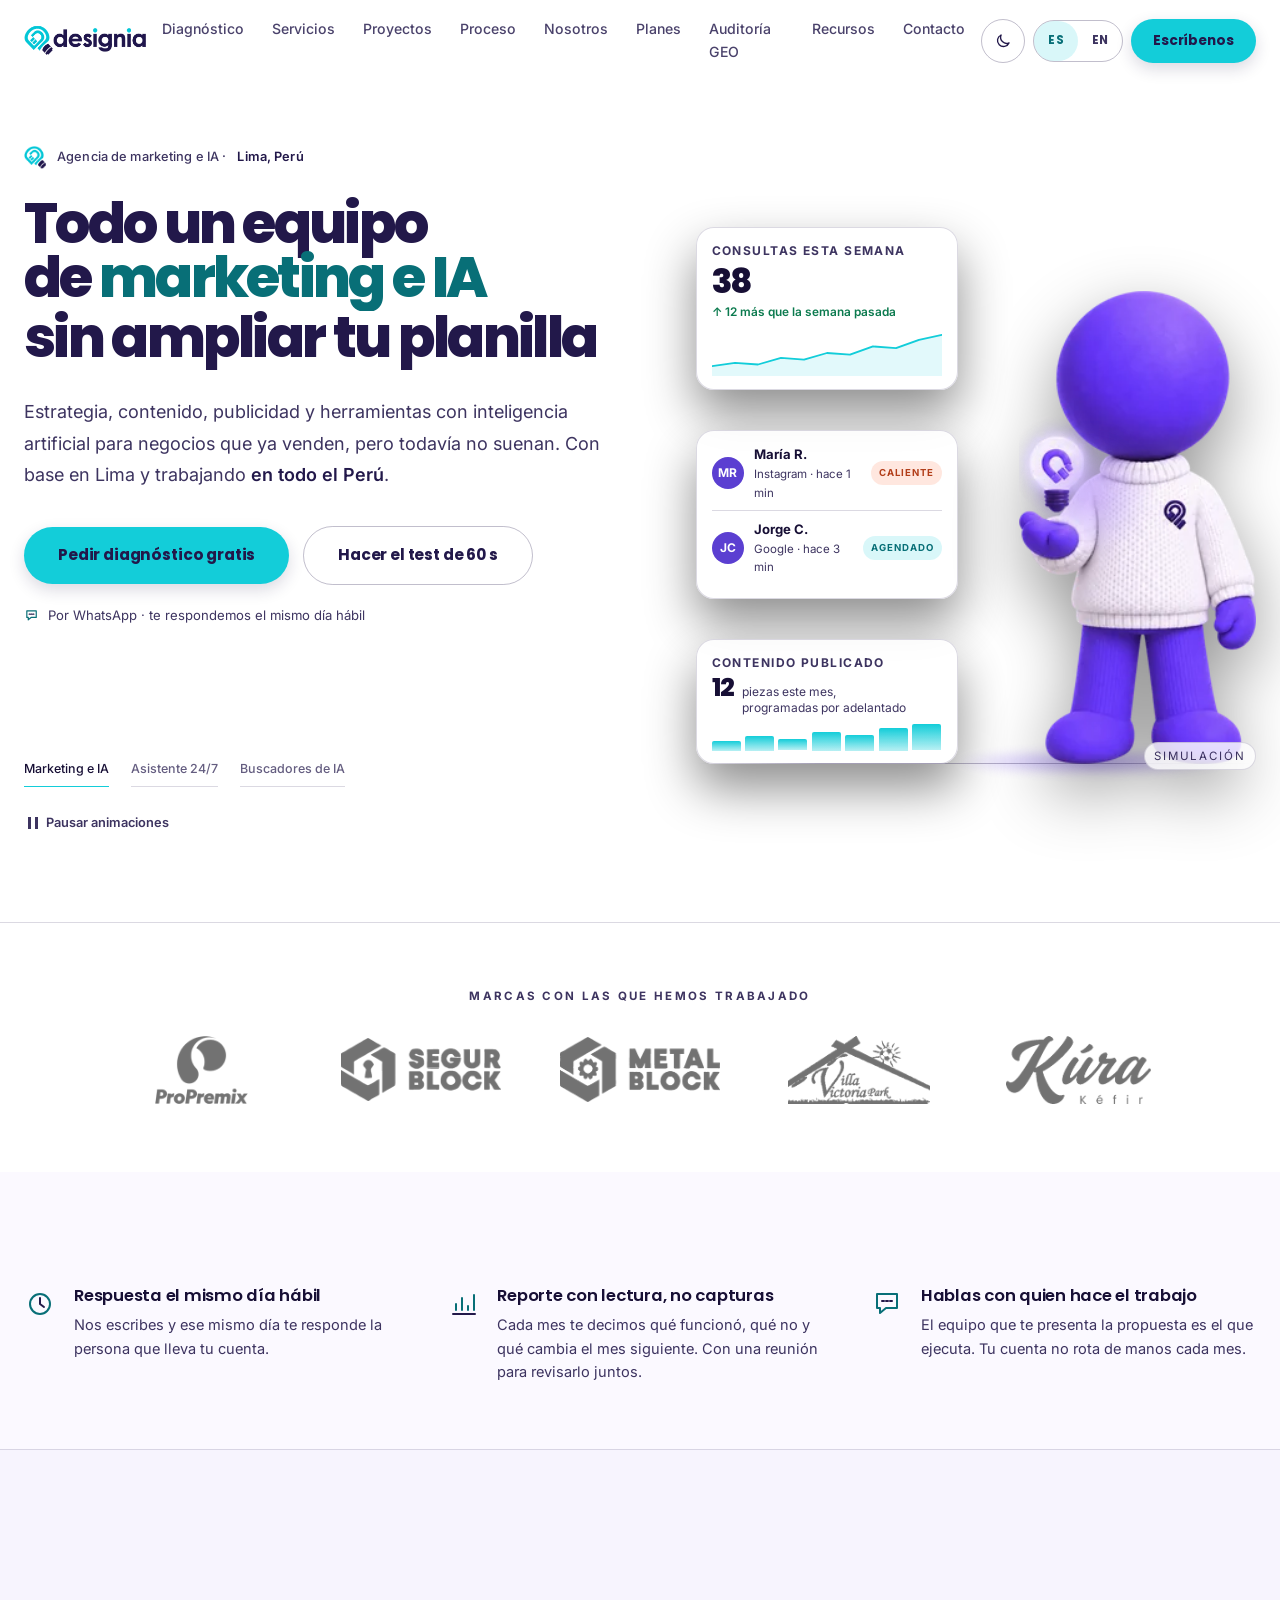
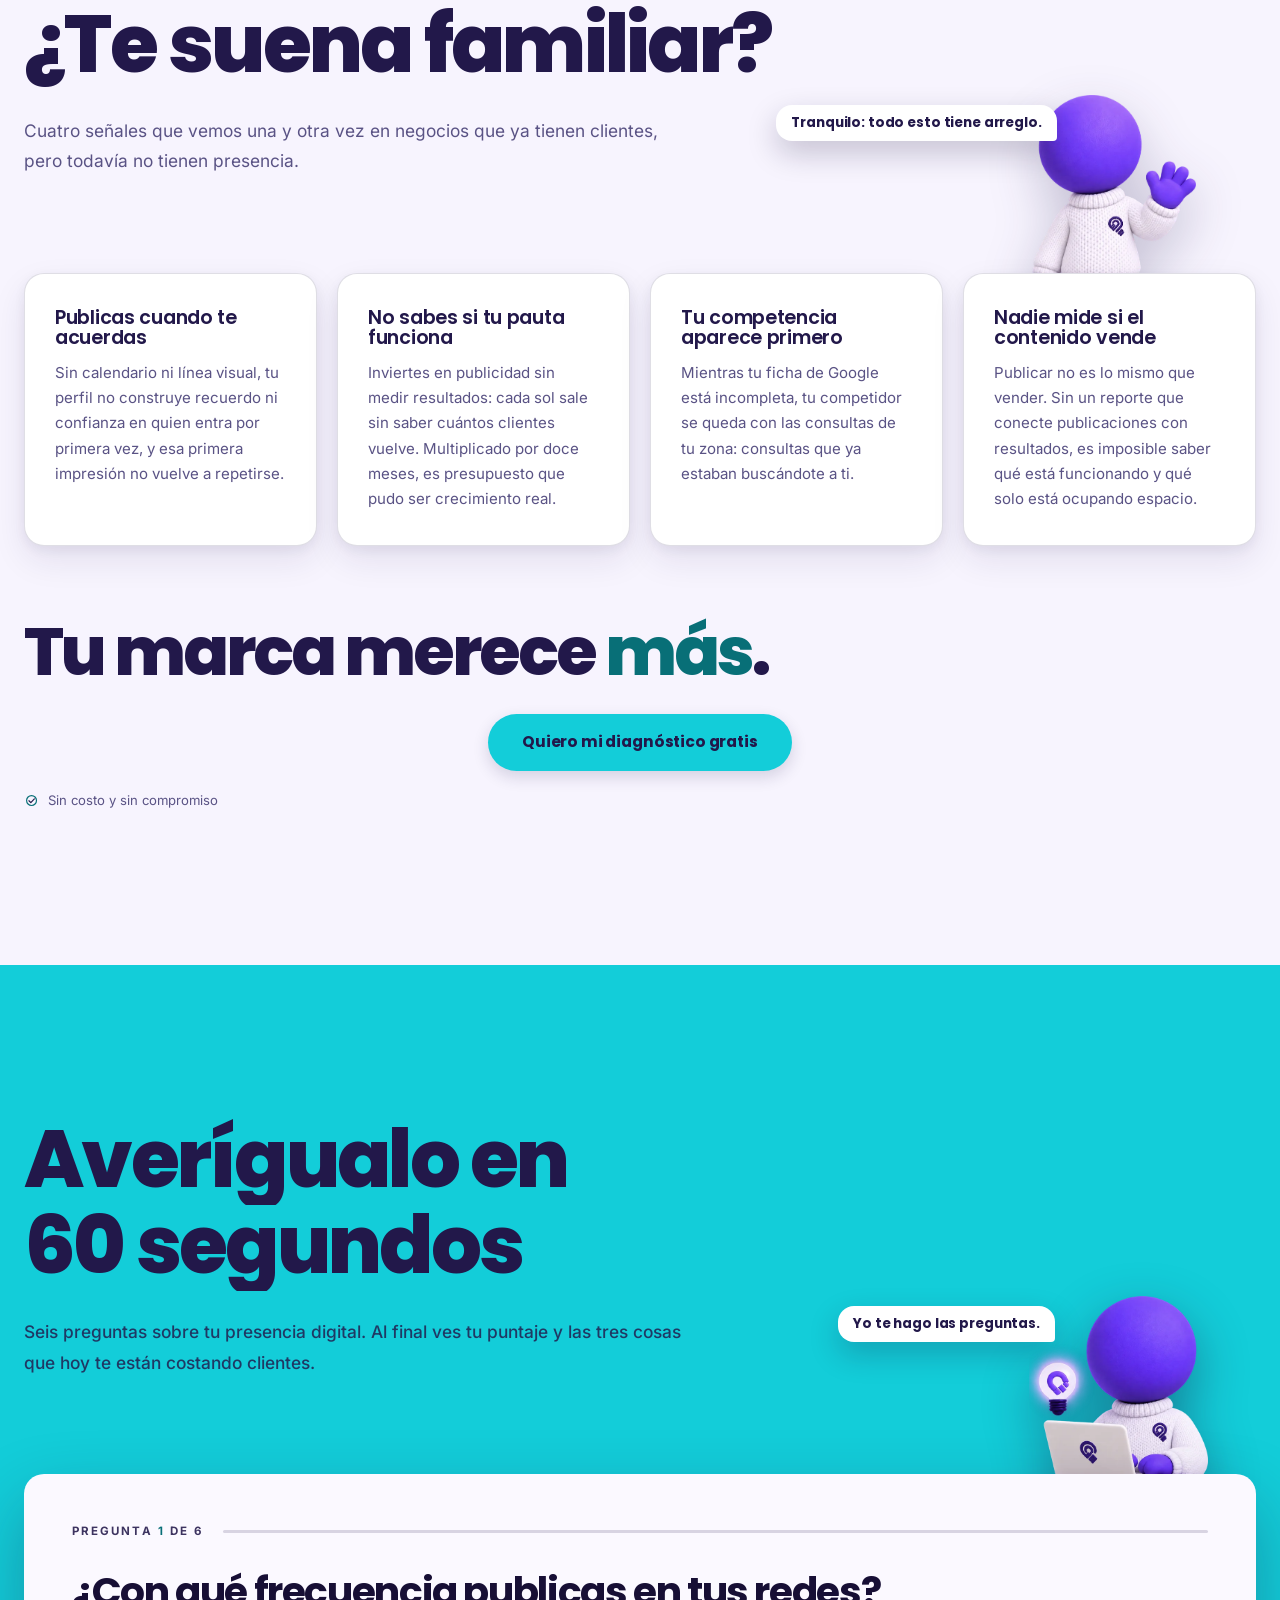
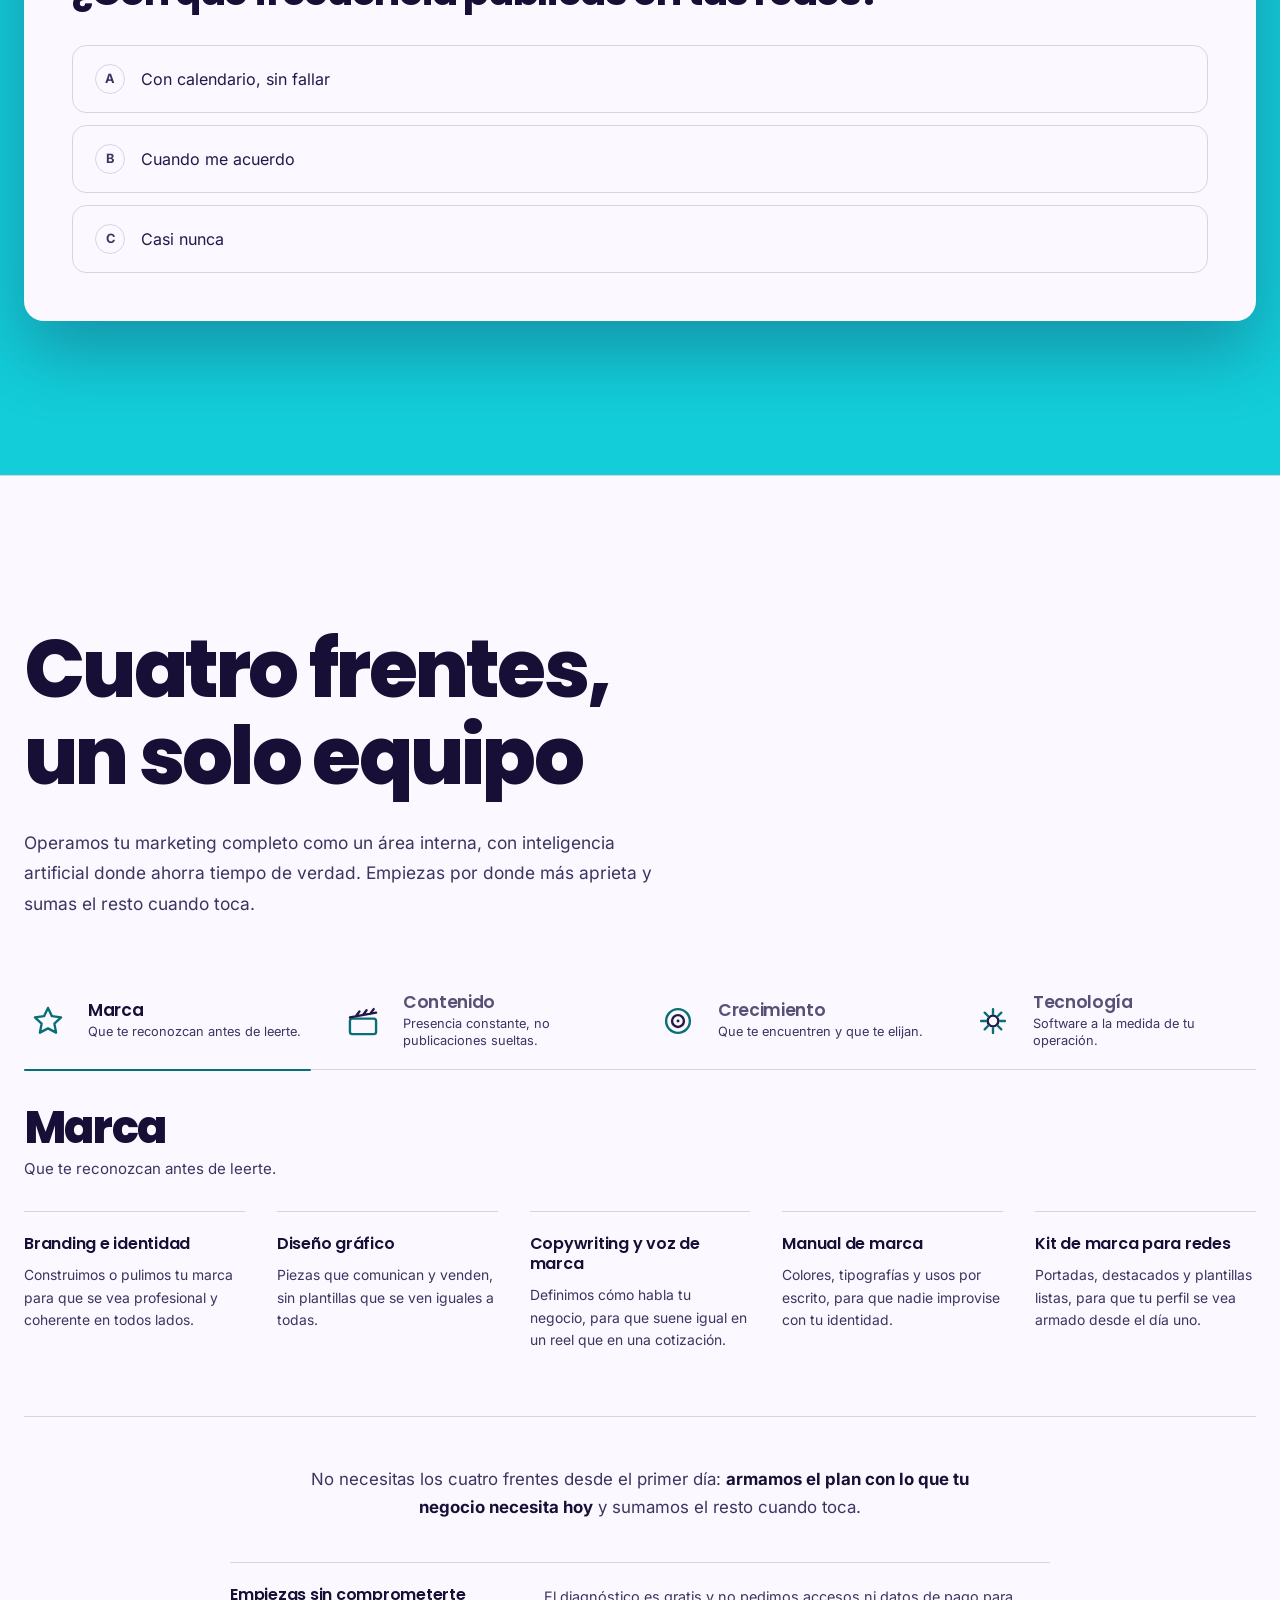
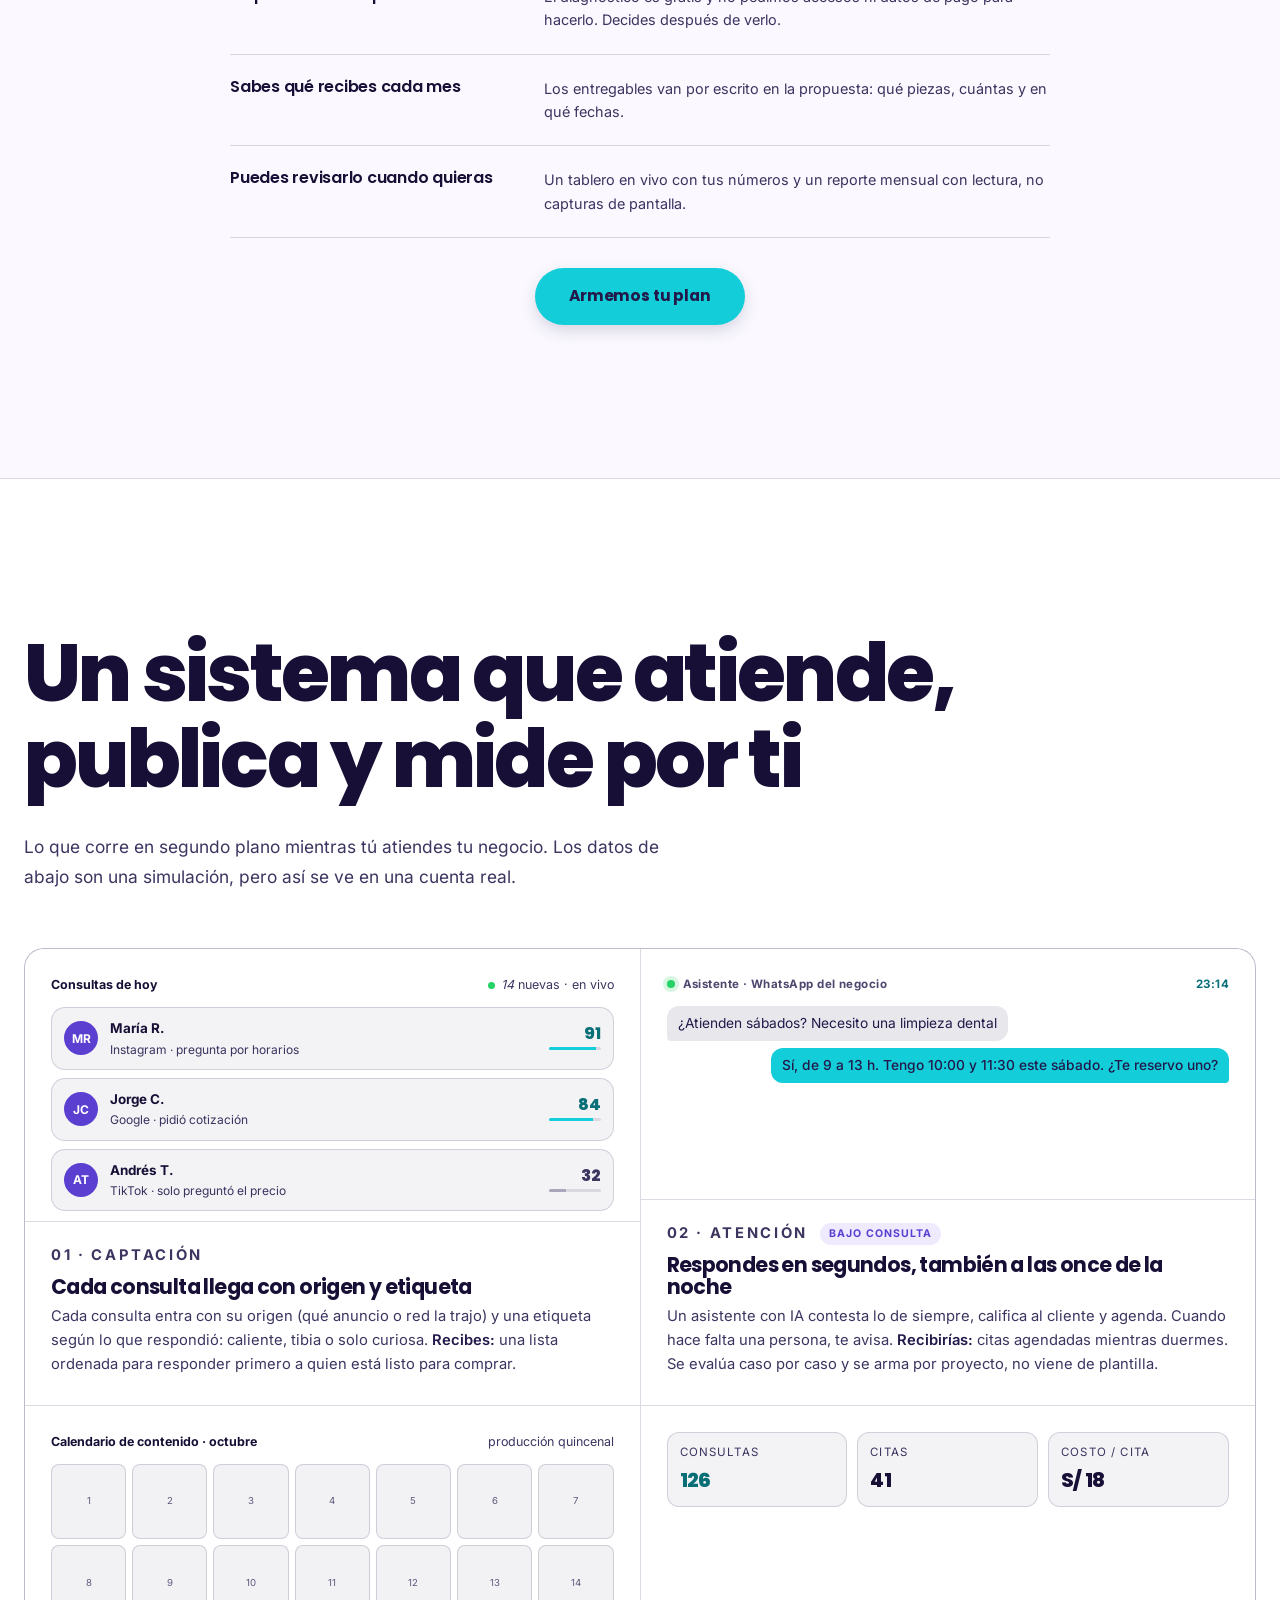
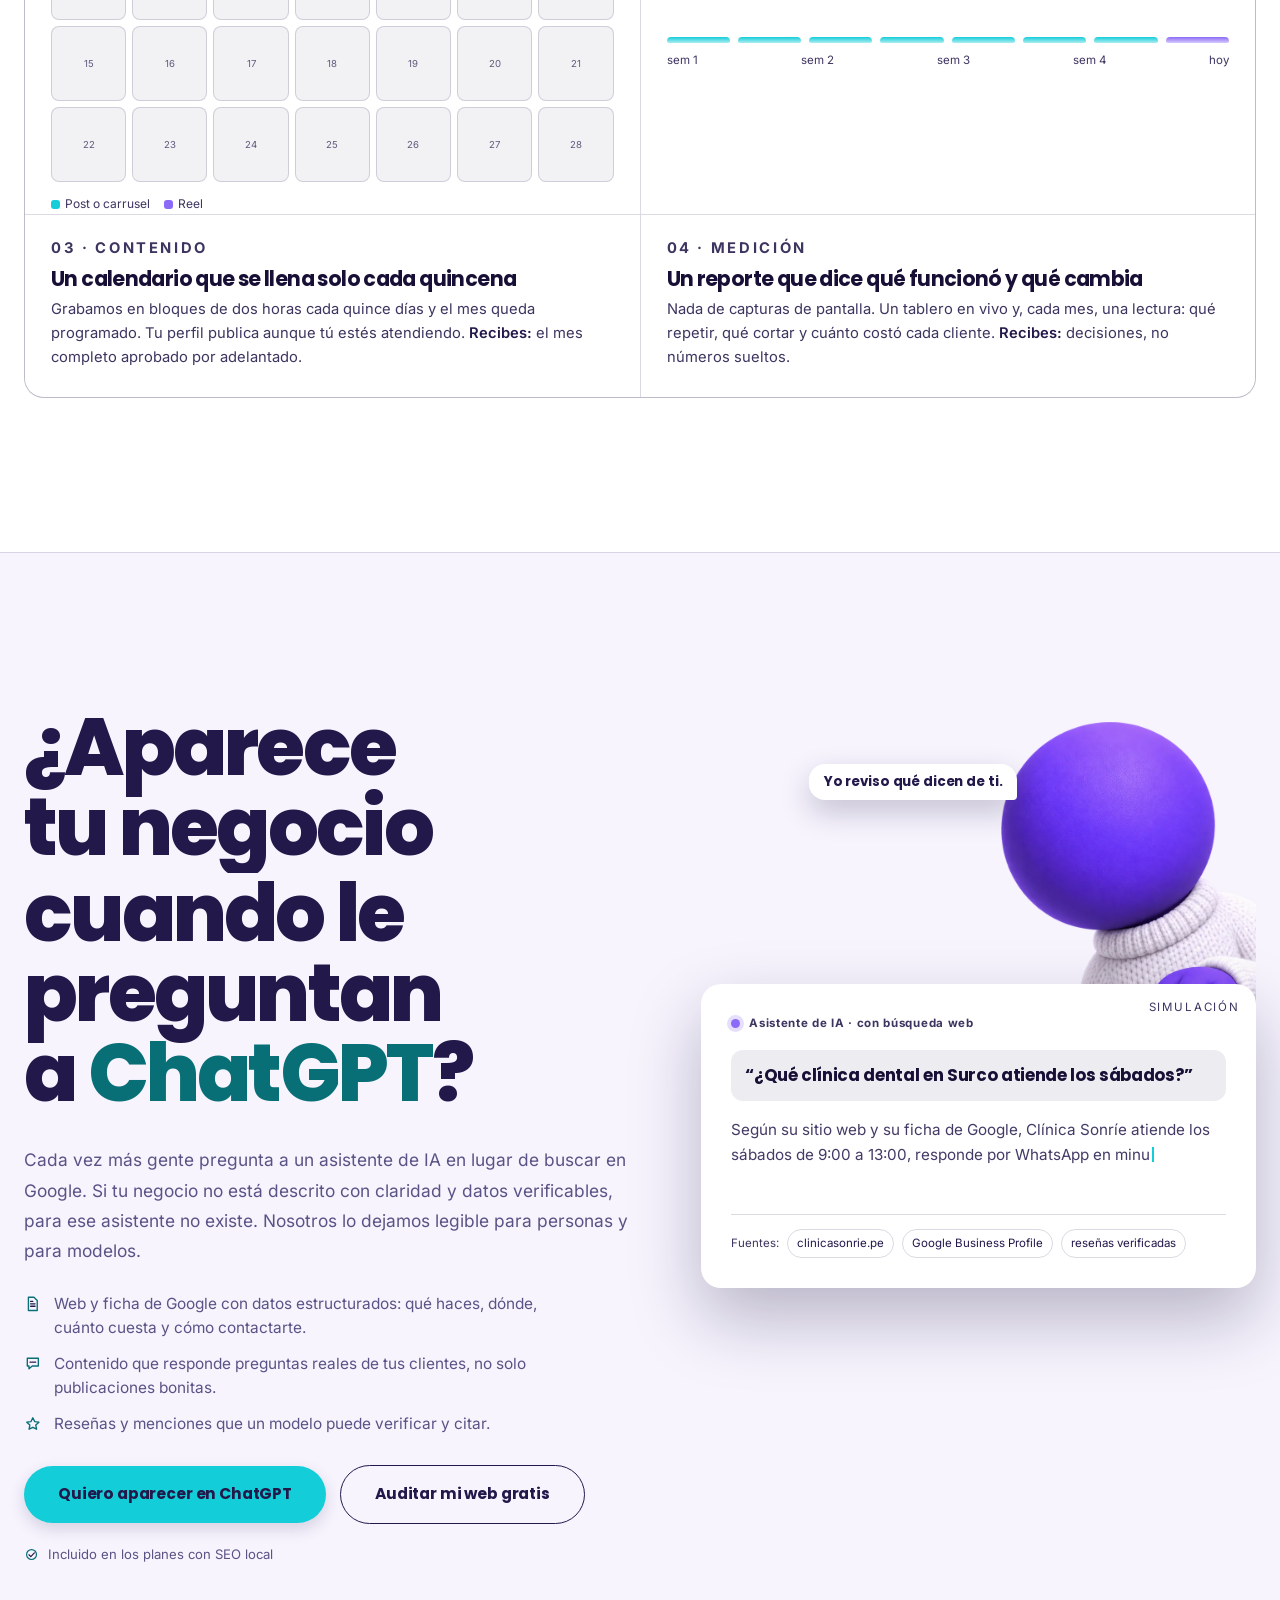
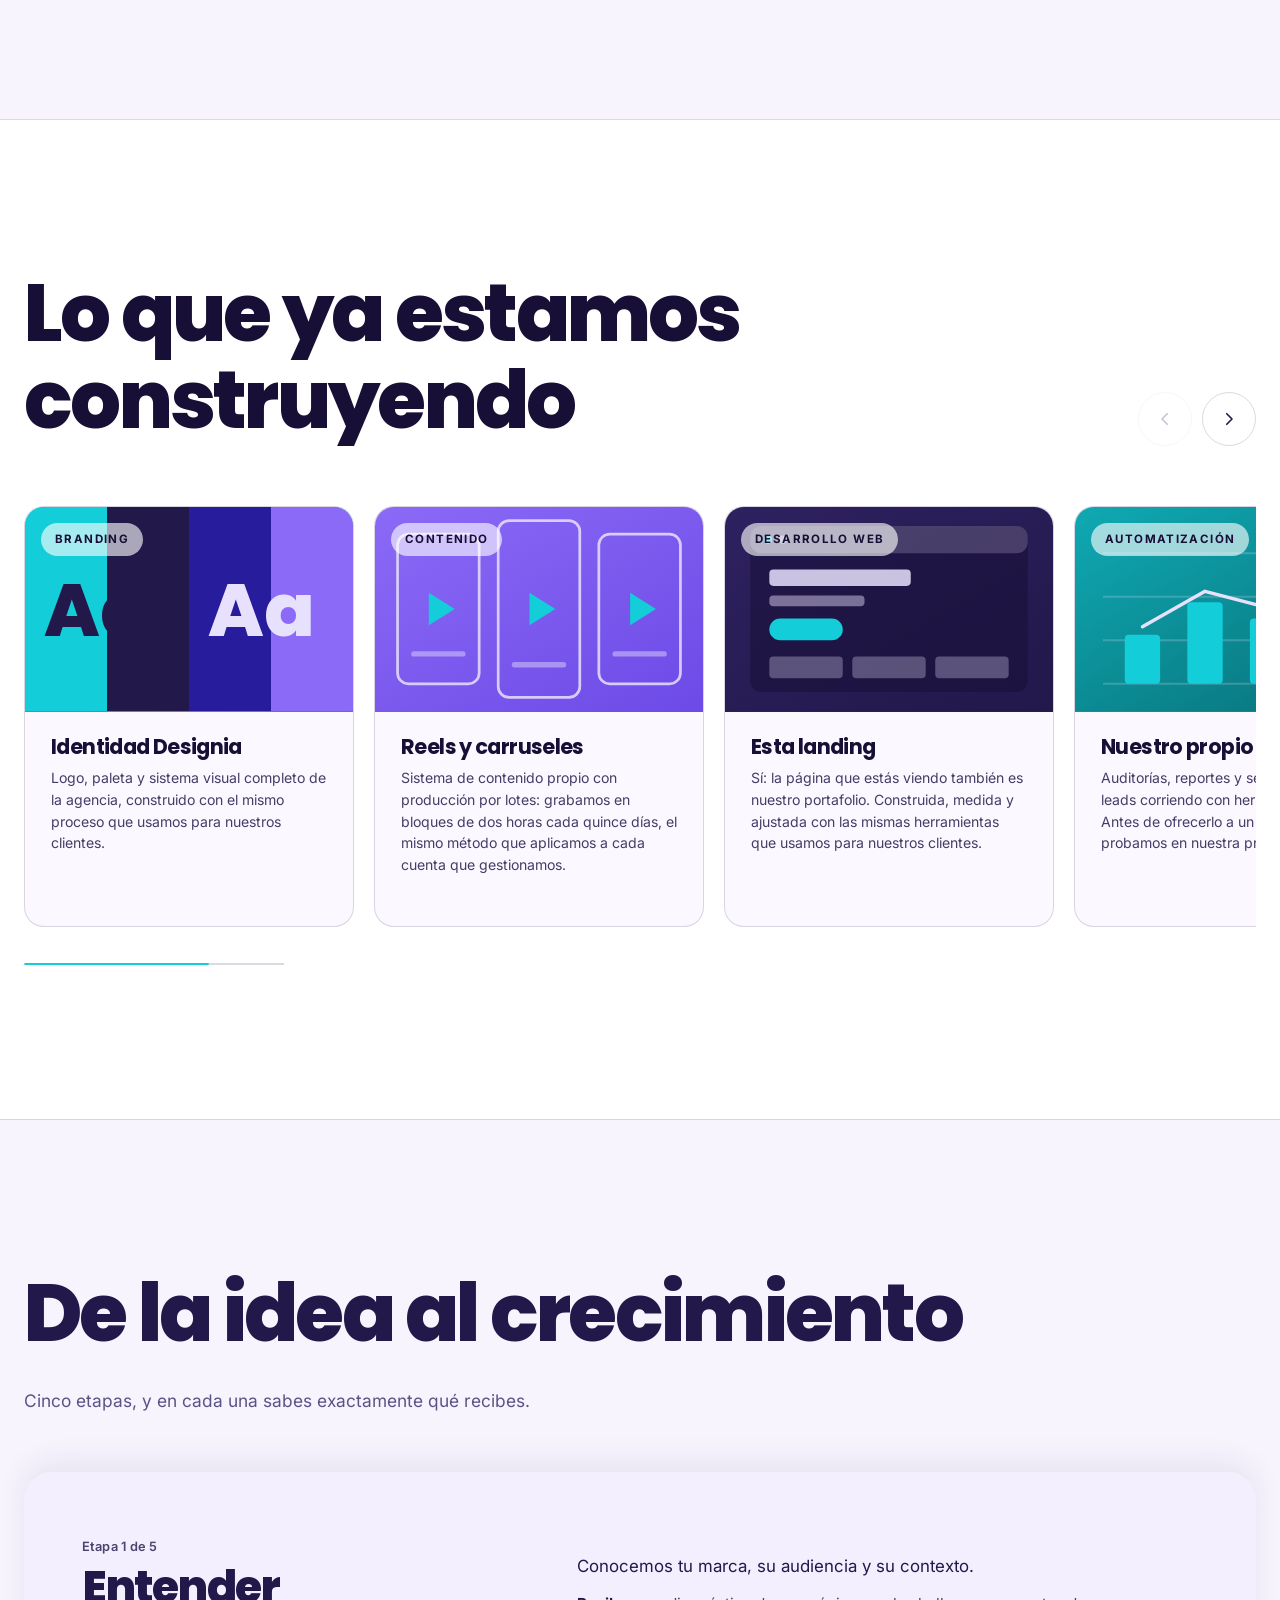
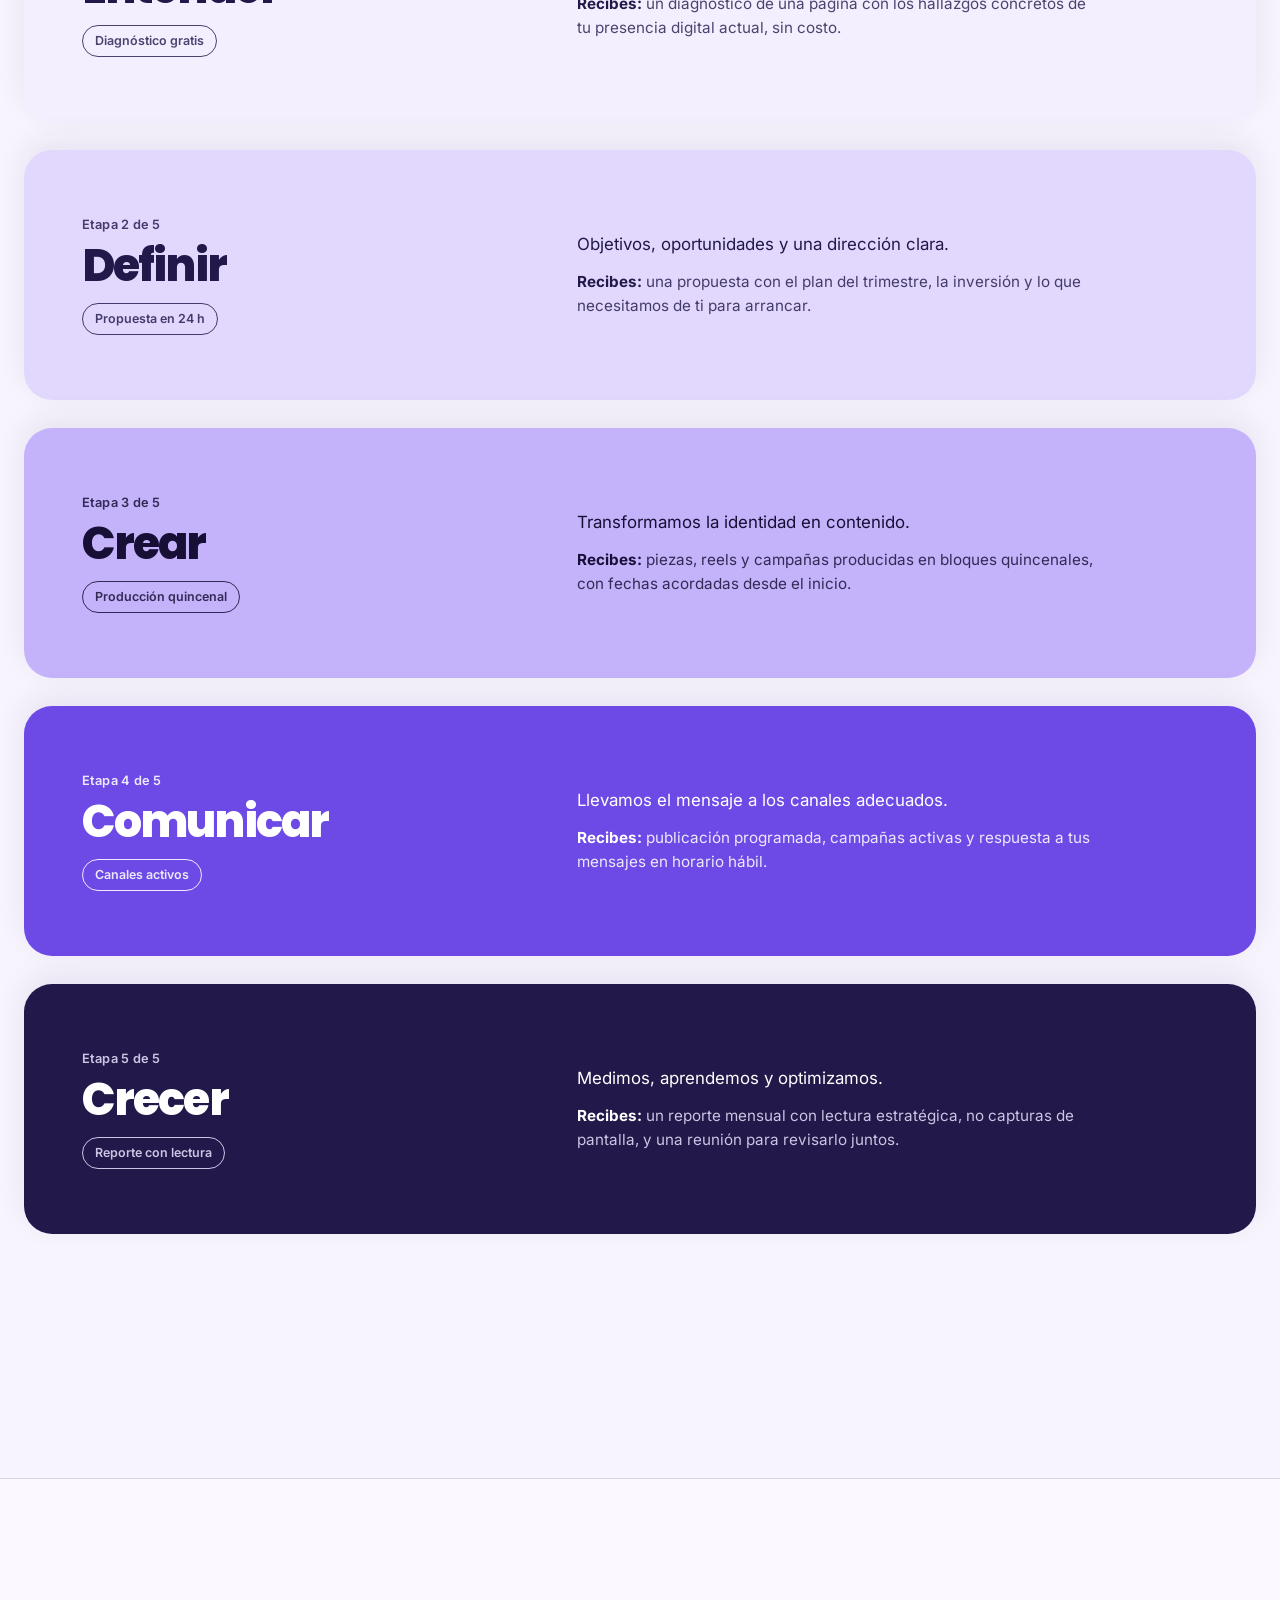
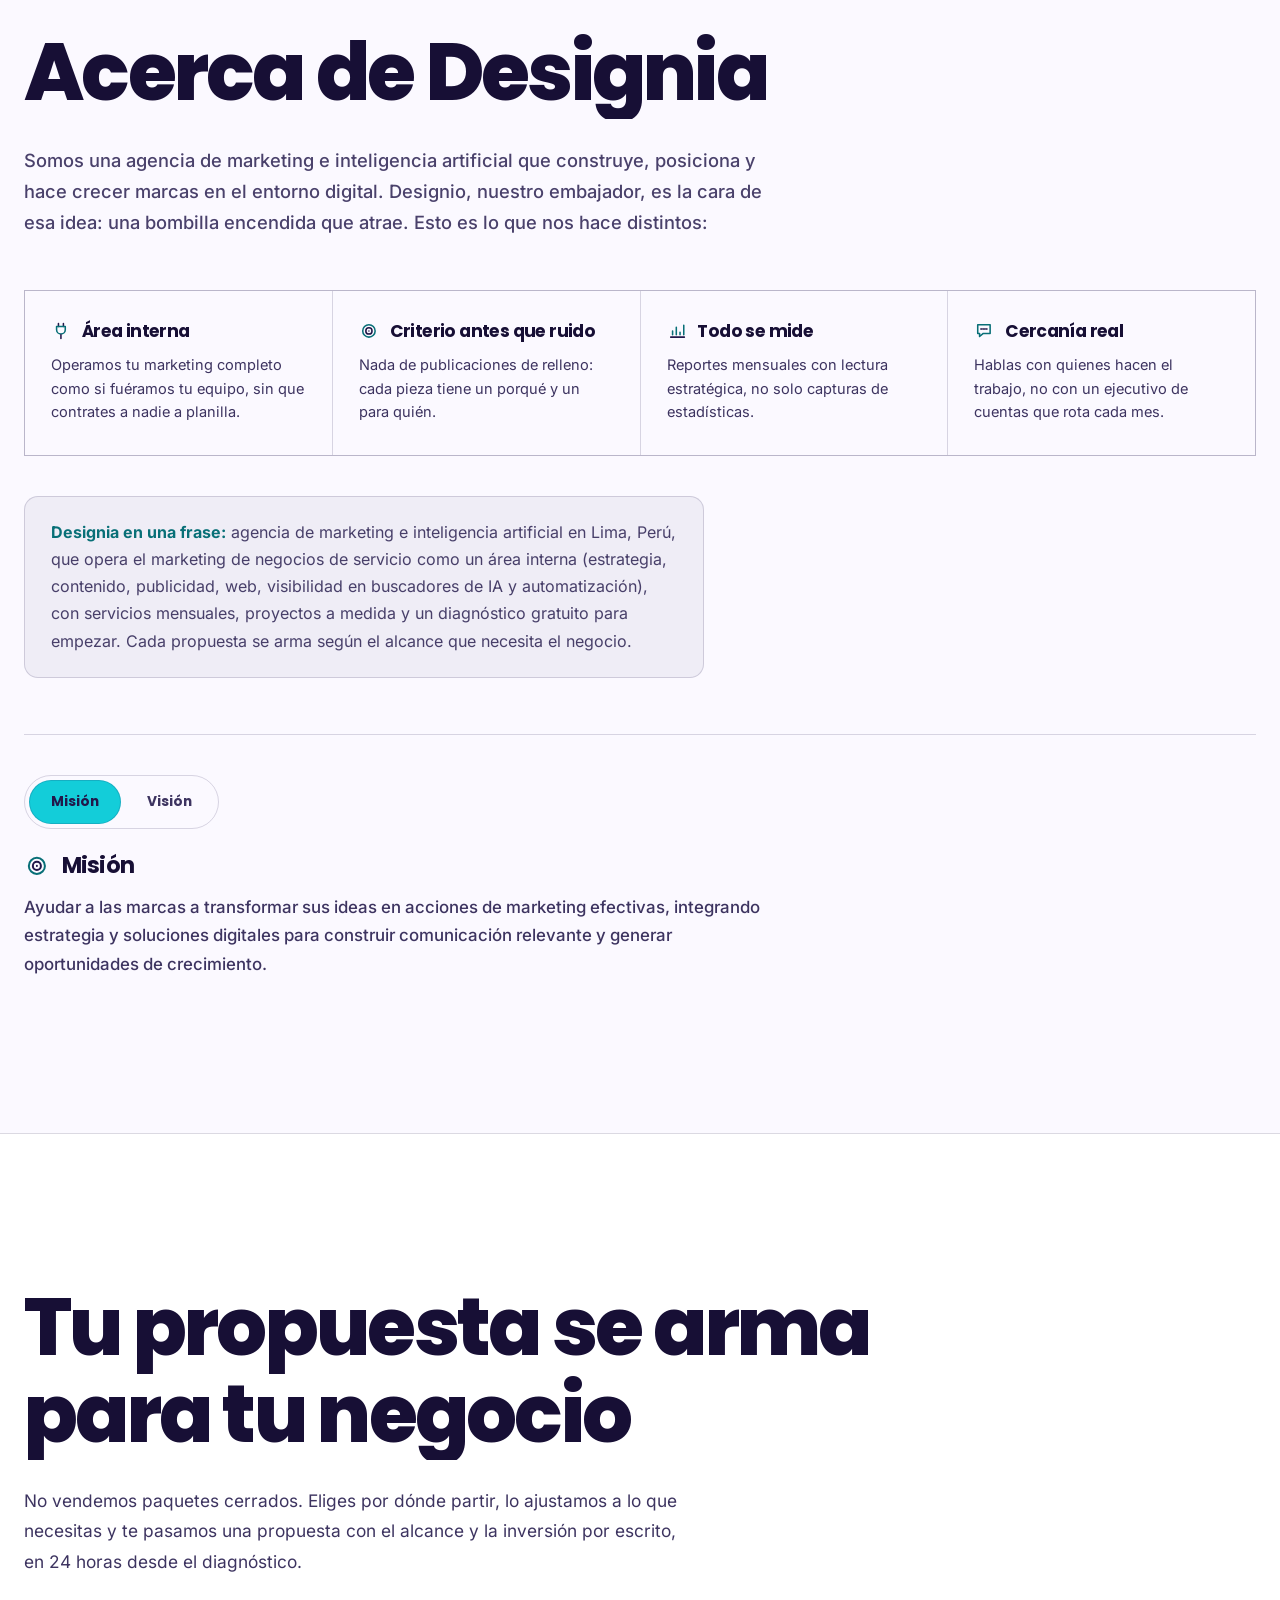
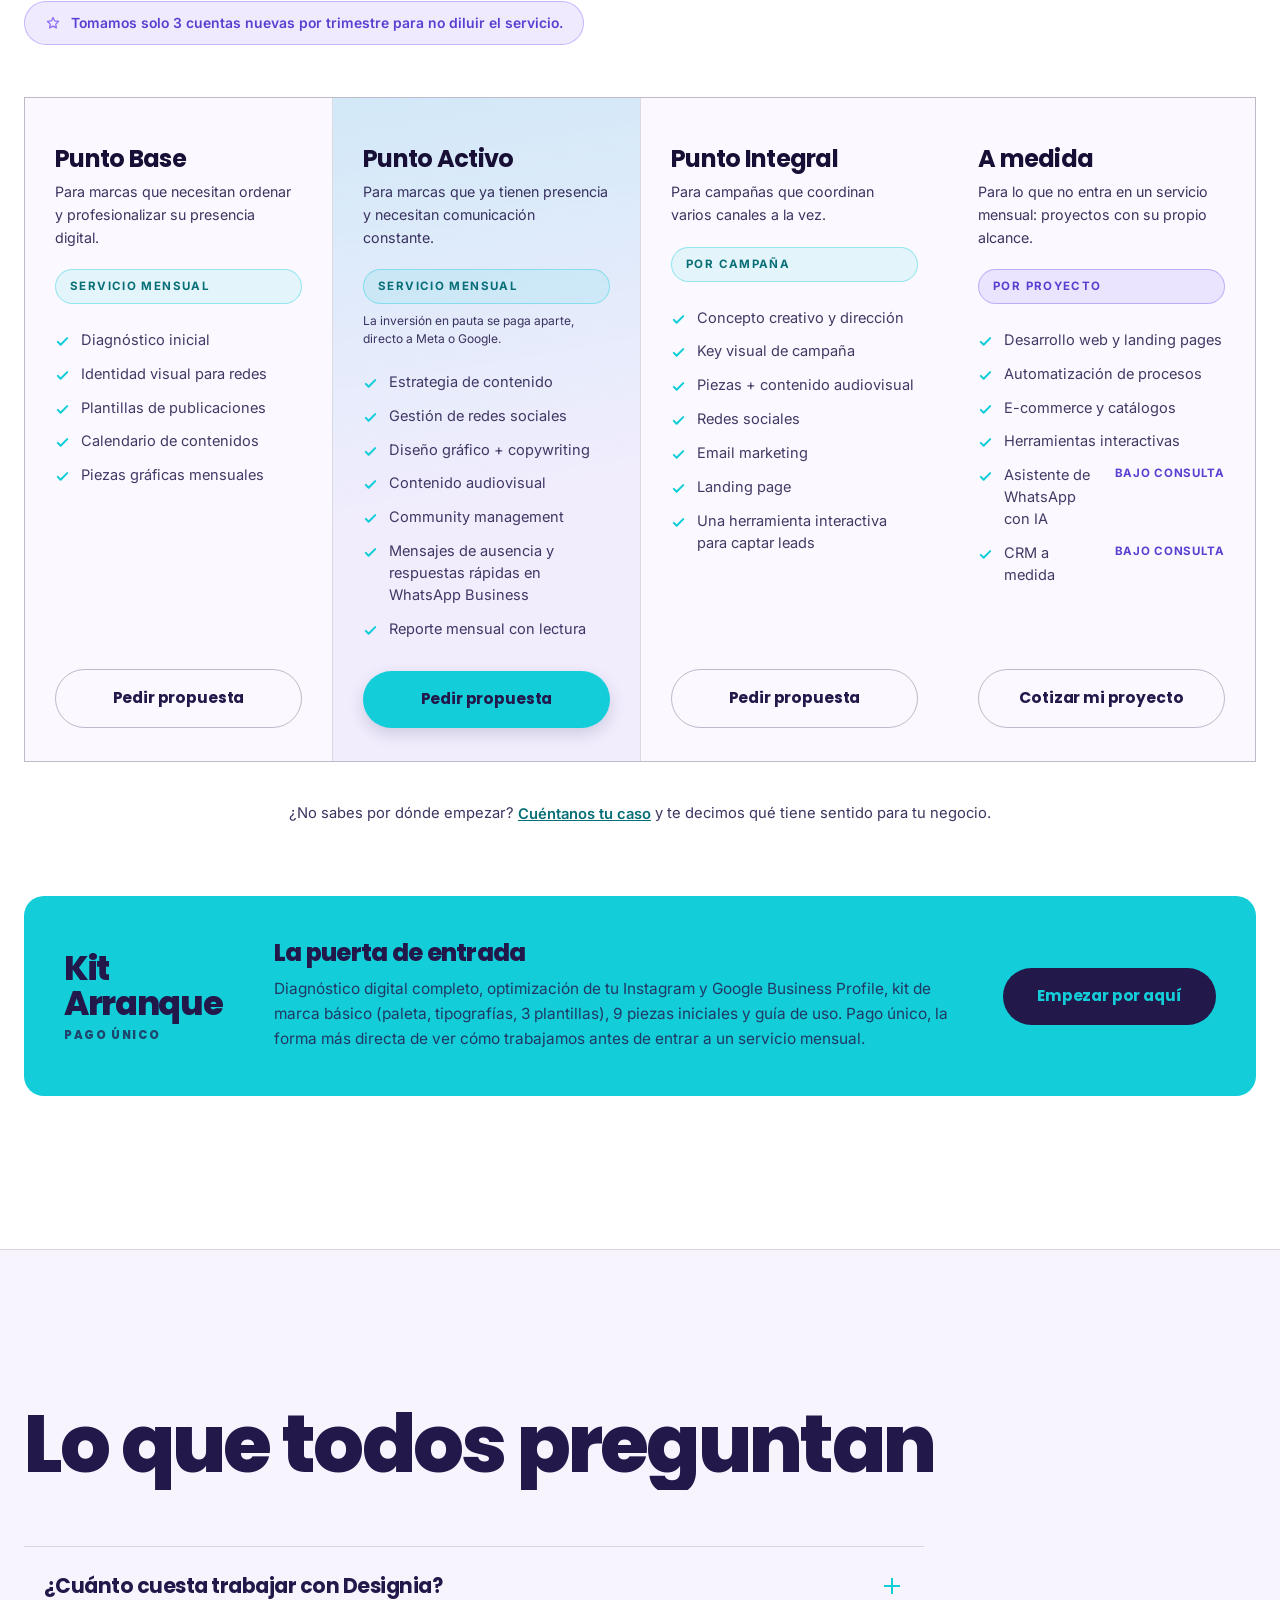
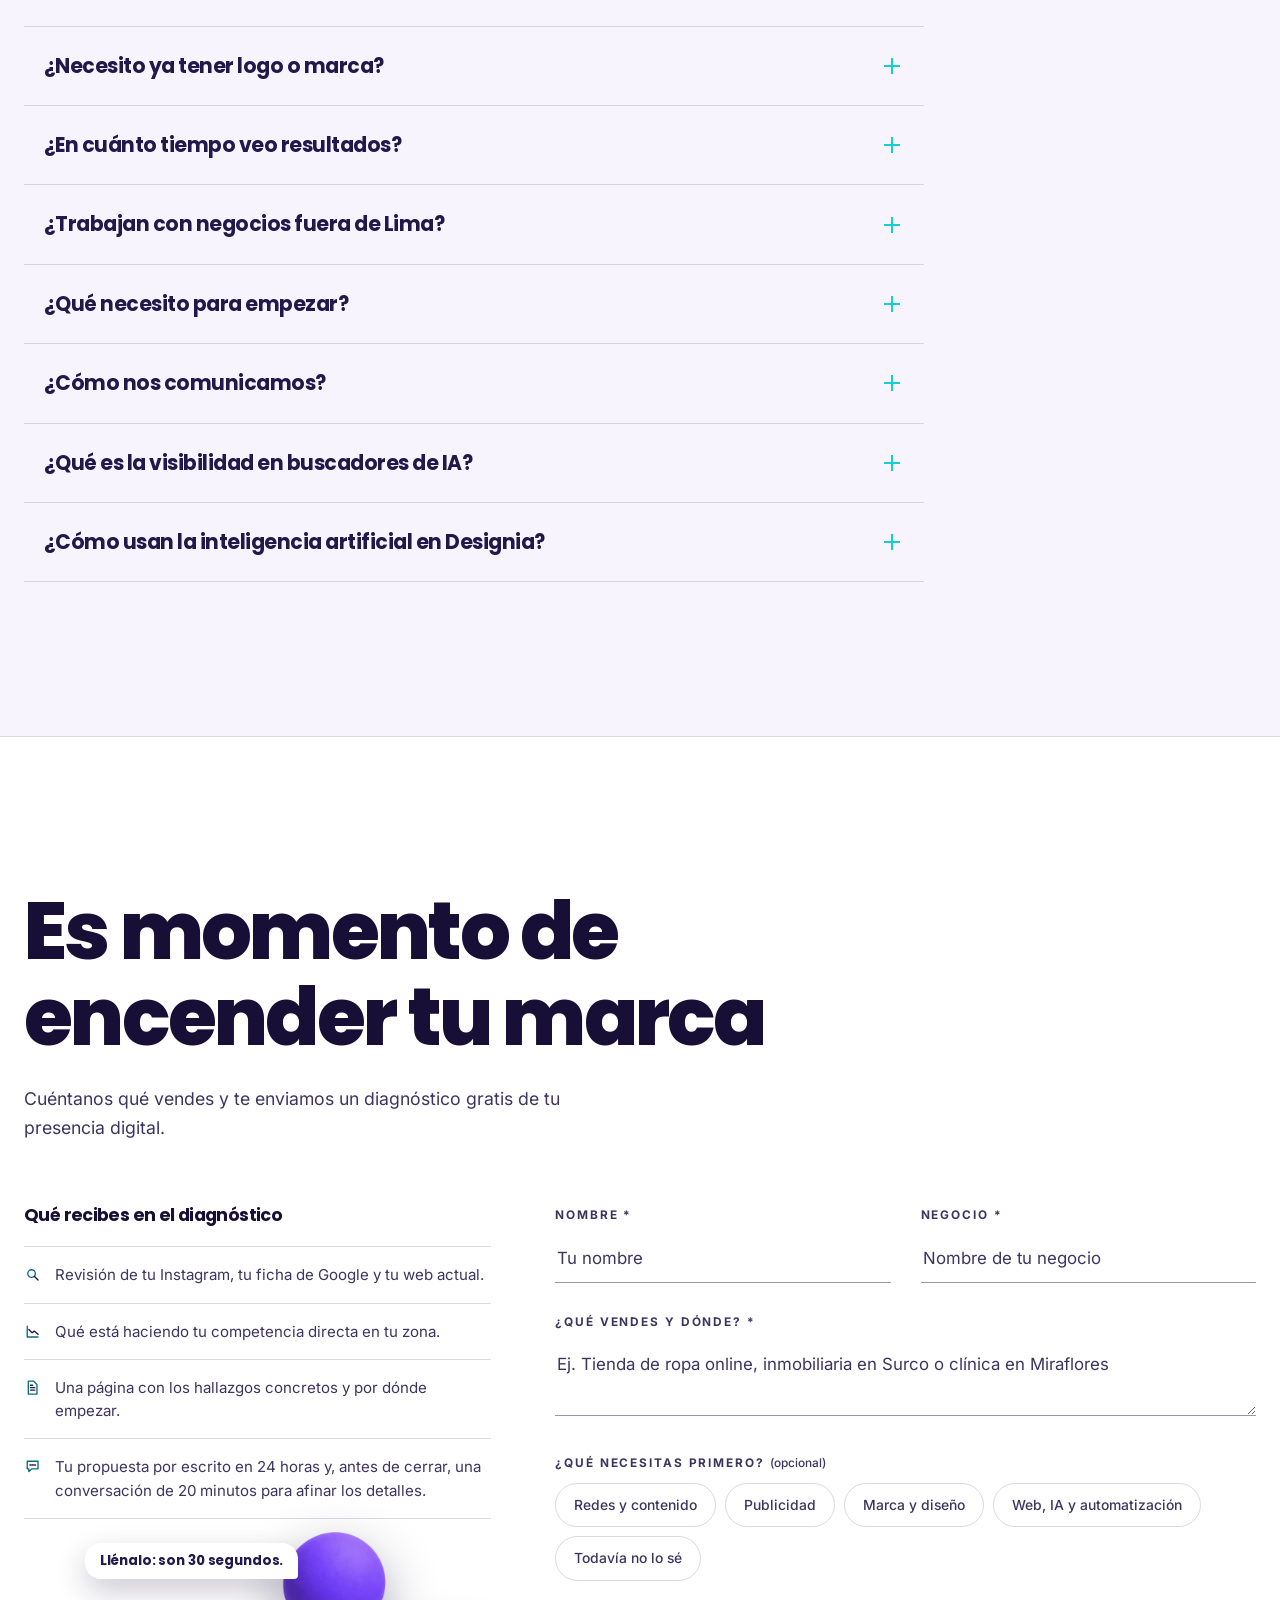
<file: es/index.html>
<!DOCTYPE html>
<html lang="es-PE" class="no-js">
<head>
<meta charset="UTF-8">
<script>(function(d){var t;try{t=localStorage.getItem('tema')}catch(e){}if(t!=='claro'&&t!=='noche')t=matchMedia('(prefers-color-scheme: light)').matches?'claro':'noche';d.setAttribute('data-tema',t)})(document.documentElement)</script>
<script>(function(d){d.classList.remove('no-js');try{if(/[?&](utm_|gclid|fbclid|gbraid|wbraid|ttclid|msclkid)/.test(location.search)||matchMedia('(max-width:959px)').matches)d.classList.add('sin-intro')}catch(e){}})(document.documentElement)</script>
<meta name="viewport" content="width=device-width, initial-scale=1, viewport-fit=cover">
<title>Designia · Agencia de Marketing e IA en Lima</title>
<meta name="description" content="Designia es la agencia de marketing e inteligencia artificial de los negocios de servicio en Lima: estrategia, contenido, publicidad en Meta y Google, SEO local, web, visibilidad en ChatGPT y automatización. Diagnóstico gratis en 60 segundos.">
<meta name="theme-color" content="#22184a">
<meta name="robots" content="index,follow,max-image-preview:large">
<meta name="author" content="Designia">
<meta name="geo.region" content="PE-LIM">
<meta name="geo.placename" content="Lima">

<link rel="canonical" href="https://designia360.com/es/">
<meta property="og:url" content="https://designia360.com/es/">
<meta property="og:image" content="https://designia360.com/og-designia.jpg">
<meta name="twitter:image" content="https://designia360.com/og-designia.jpg">

<meta property="og:title" content="Designia · Agencia de Marketing e IA en Lima">
<meta property="og:description" content="Todo un equipo de marketing e IA sin ampliar tu planilla. Diagnóstico gratis de tu presencia digital en 60 segundos.">
<meta property="og:type" content="website">
<meta property="og:locale" content="es_PE">
<meta property="og:site_name" content="Designia">
<meta property="og:image:width" content="1200">
<meta property="og:image:height" content="630">
<meta property="og:image:alt" content="Designio, la mascota de Designia, agencia de marketing e IA en Lima">
<meta name="twitter:card" content="summary_large_image">
<meta name="twitter:title" content="Designia · Agencia de Marketing e IA en Lima">
<meta name="twitter:description" content="Todo un equipo de marketing e IA sin ampliar tu planilla.">

<link rel="alternate" hreflang="en" href="https://designia360.com/">
<link rel="alternate" hreflang="es" href="https://designia360.com/es/">
<link rel="alternate" hreflang="x-default" href="https://designia360.com/">

<!-- ==========================================================
     ✏️ VERIFICACIÓN EN BUSCADORES
     Descomenta cada línea y pega el código que te da cada panel:
       Google  → search.google.com/search-console  (método "etiqueta HTML")
       Bing    → bing.com/webmasters               (verifica también Yahoo y DuckDuckGo)
     ========================================================== -->
<meta name="google-site-verification" content="PEGA_AQUI_EL_CODIGO">
<meta name="msvalidate.01" content="PEGA_AQUI_EL_CODIGO">

<link rel="icon" href="/favicon-32.png" sizes="32x32" type="image/png">
<link rel="icon" href="/icono-192.png" sizes="192x192" type="image/png">
<link rel="apple-touch-icon" href="/apple-touch-icon.png">

<!-- Fuentes de marca auto-alojadas (subconjunto latin). Cero llamadas a terceros. -->
<link rel="preload" href="/fonts/inter-latin.woff2" as="font" type="font/woff2" crossorigin>
<link rel="preload" href="/fonts/poppins-800.woff2" as="font" type="font/woff2" crossorigin>
<link rel="preload" href="/fonts/poppins-700.woff2" as="font" type="font/woff2" crossorigin>
<link rel="preload" as="image" href="/logo-designia-blanco.png" fetchpriority="high">
<link rel="preload" as="image" href="/designio/frontal.webp" type="image/webp" media="(min-width:1000px)">

<style>
/* ==========================================================================
   1. FUENTES DE MARCA — Poppins (títulos) · Inter (cuerpo)
   ========================================================================== */
@font-face{font-family:'Poppins';font-style:normal;font-weight:600;font-display:swap;src:url(/fonts/poppins-600.woff2) format('woff2');unicode-range:U+0000-00FF,U+0131,U+0152-0153,U+02BB-02BC,U+02C6,U+02DA,U+02DC,U+0304,U+0308,U+0329,U+2000-206F,U+20AC,U+2122,U+2191,U+2193,U+2212,U+2215,U+FEFF,U+FFFD}
@font-face{font-family:'Poppins';font-style:normal;font-weight:700;font-display:swap;src:url(/fonts/poppins-700.woff2) format('woff2');unicode-range:U+0000-00FF,U+0131,U+0152-0153,U+02BB-02BC,U+02C6,U+02DA,U+02DC,U+0304,U+0308,U+0329,U+2000-206F,U+20AC,U+2122,U+2191,U+2193,U+2212,U+2215,U+FEFF,U+FFFD}
@font-face{font-family:'Poppins';font-style:normal;font-weight:800;font-display:swap;src:url(/fonts/poppins-800.woff2) format('woff2');unicode-range:U+0000-00FF,U+0131,U+0152-0153,U+02BB-02BC,U+02C6,U+02DA,U+02DC,U+0304,U+0308,U+0329,U+2000-206F,U+20AC,U+2122,U+2191,U+2193,U+2212,U+2215,U+FEFF,U+FFFD}
@font-face{font-family:'Inter';font-style:normal;font-weight:400 700;font-display:swap;src:url(/fonts/inter-latin.woff2) format('woff2');unicode-range:U+0000-00FF,U+0131,U+0152-0153,U+02BB-02BC,U+02C6,U+02DA,U+02DC,U+0304,U+0308,U+0329,U+2000-206F,U+20AC,U+2122,U+2191,U+2193,U+2212,U+2215,U+FEFF,U+FFFD}

/* ==========================================================================
   2. TOKENS — paleta del manual, propuesta del isotipo bombilla
      (turquesa + morado, con azul intenso, violeta y lavanda de apoyo)
   ========================================================================== */
:root{
  --turq:#13CDD9;        /* turquesa de marca — RGB 19/205/217 */
  --turq-600:#0FA9B3;    /* hover / enlaces */
  --turq-050:#EAFBFC;

  --tinta:#22184a;       /* morado profundo — color principal */
  --tinta-900:#170F35;   /* fondo más profundo */
  --tinta-800:#1C1440;
  --tinta-700:#2E2160;

  --intenso:#271d9c;     /* secundario */
  --violeta:#8b6af7;     /* secundario */
  --lavanda:#e8e1fd;     /* apoyo — es también el texto sobre fondo oscuro */
  --lav-050:#F7F4FE;
  --lav-100:#EFEAFC;

  --texto:#5A5385;       /* cuerpo sobre fondo claro */
  --blanco:#fff;

  /* Hilos de retícula: la estructura se ve, como en las agencias editoriales */
  --hilo:rgb(var(--L) / .16);
  --hilo-claro:rgba(34,24,74,.14);

  --grad-turq:linear-gradient(100deg,var(--turq),var(--turq-600));

  --r-xs:6px; --r-sm:10px; --r:14px; --r-lg:20px; --r-full:999px;
  --sh:0 4px 12px rgba(34,24,74,.06),0 14px 34px rgba(34,24,74,.09);
  --sh-lg:0 10px 24px rgba(34,24,74,.08),0 30px 64px rgba(34,24,74,.14);
  --sh-turq:0 6px 16px rgba(9,5,26,.28);

  --ease:cubic-bezier(.22,.61,.36,1);
  --ease-expo:cubic-bezier(.16,1,.3,1);
  --sp:clamp(84px,10vw,150px);
}

/* ==========================================================================
   3. BASE
   ========================================================================== */
*,*::before,*::after{margin:0;padding:0;box-sizing:border-box}
html{scroll-behavior:smooth;-webkit-text-size-adjust:100%;scroll-padding-top:80px;overflow-x:clip}
html.nav-abierto{overflow-y:hidden}   /* bloqueo de scroll sin romper el sticky */
body{
  font-family:'Inter',system-ui,-apple-system,'Segoe UI',sans-serif;
  font-size:clamp(.95rem,.92rem + .2vw,1.05rem);
  line-height:1.6;color:var(--tx);background:var(--bg-0);
  -webkit-font-smoothing:antialiased;text-rendering:optimizeLegibility;
}
img,svg{max-width:100%;display:block}
[hidden]{display:none!important}   /* gana a cualquier display de clase */
a{color:var(--turq-tx)}
button{font:inherit;color:inherit;background:none;border:0}
::selection{background:var(--turq);color:var(--tinta)}

h1,h2,h3,h4,.display{font-family:'Poppins',system-ui,sans-serif;line-height:1.05;letter-spacing:-.035em}
.display{font-weight:800;text-wrap:balance}
/* Escala tipográfica declarada: el titular es la pieza gráfica principal */
h1.display{font-size:clamp(2.6rem,8.2vw,6.8rem);line-height:.92;letter-spacing:-.048em}
h2.display{font-size:clamp(2.2rem,6.4vw,5rem);line-height:.95;letter-spacing:-.042em}

:focus-visible{outline:3px solid var(--turq);outline-offset:3px;border-radius:3px}
.skip{position:absolute;left:-999px;top:0;z-index:10001;background:var(--turq);color:var(--tinta);
  padding:12px 20px;font-weight:700;text-decoration:none}
.skip:focus{left:0}

/* ==========================================================================
   4. SECCIONES — dominio oscuro con dos respiros claros, y retícula visible
   ========================================================================== */
.section{padding:var(--sp) 24px;position:relative}
.inner{max-width:1240px;margin:auto;position:relative;z-index:2}

.w-dark{background:var(--bg);color:var(--tx);border-top:1px solid var(--hilo)}
.w-deep{background:var(--bg-0);color:var(--tx);border-top:1px solid var(--hilo)}
.w-dark h1,.w-dark h2,.w-dark h3,.w-dark h4,
.w-deep h1,.w-deep h2,.w-deep h3,.w-deep h4{color:var(--tx-fuerte)}
.w-luz{background:var(--lz-bg);color:var(--lz-texto);border-top:1px solid var(--hilo-claro)}
.w-luz h1,.w-luz h2,.w-luz h3,.w-luz h4{color:var(--lz-tx)}
.w-turq{background:var(--turq);color:var(--tinta);overflow:hidden}
.w-turq h2,.w-turq h3,.w-turq h4{color:var(--tinta)}

/* Número de sección, tamaño editorial, al margen */

.sec-lead{max-width:660px;margin-top:26px;font-size:1.08rem;line-height:1.7;color:rgb(var(--L) / .88)}
.w-luz .sec-lead{color:var(--lz-texto)}
.w-turq .sec-lead{color:rgba(34,24,74,.82);font-weight:500}

/* ==========================================================================
   5. REVELADOS
   ========================================================================== */
.mask{display:block;overflow:hidden;padding-bottom:.08em}
.mask>span{display:block;transform:translateY(110%);transition:transform 1s var(--ease-expo) var(--d,0s)}
.mask.is-in>span{transform:none}
.grad{color:var(--turq-tx)}
.w-luz .grad{color:var(--turq-tx)}

[data-reveal]{opacity:0;transform:translateY(30px);
  transition:opacity .8s var(--ease) var(--d,0s),transform .8s var(--ease) var(--d,0s)}
[data-reveal="scale"]{transform:translateY(20px) scale(.97)}
/* Las entradas laterales desplazaban el bloque ±32px ANTES de revelarse y
   sobresalían del viewport en anchos intermedios, generando scroll horizontal.
   El movimiento ahora es siempre vertical: mismo efecto, sin desbordar. */
[data-reveal="left"],[data-reveal="right"]{transform:translateY(30px)}
[data-reveal].is-in{opacity:1;transform:none}

/* ==========================================================================
   6. BOTONES
   ========================================================================== */
.btn{position:relative;display:inline-flex;align-items:center;justify-content:center;gap:10px;
  min-height:56px;padding:16px 34px;border-radius:var(--r-full);font-family:'Poppins',sans-serif;
  font-weight:700;font-size:.97rem;letter-spacing:-.01em;text-decoration:none;cursor:pointer;
  transition:transform .35s var(--ease),box-shadow .35s var(--ease),background .3s,color .3s,border-color .3s;
  will-change:transform;overflow:hidden;isolation:isolate}
.btn>*{position:relative;z-index:2}
.btn-primary{background:var(--turq);color:var(--tinta);box-shadow:var(--sh-turq)}
.btn-primary::after{content:"";position:absolute;inset:0;z-index:1;
  background:linear-gradient(100deg,transparent 20%,rgba(255,255,255,.6) 50%,transparent 80%);
  transform:translateX(-120%);transition:transform .7s var(--ease)}
.btn-primary:hover{transform:translateY(-3px);box-shadow:0 10px 22px rgba(9,5,26,.34)}
.btn-primary:hover::after{transform:translateX(120%)}
.btn-ghost{border:1.5px solid rgb(var(--L) / .34);color:var(--tx)}
.btn-ghost:hover{border-color:var(--turq);color:var(--turq-tx);transform:translateY(-3px)}
.btn-line{border:1.5px solid var(--lz-tx);color:var(--lz-tx)}
.btn-line:hover{background:var(--tinta);color:var(--lavanda);transform:translateY(-3px)}
.btn-sm{min-height:44px;padding:11px 22px;font-size:.85rem}
.cta-row{display:flex;gap:14px;flex-wrap:wrap;align-items:center}
.cta-nota{display:inline-flex;align-items:center;gap:9px;font-size:.86rem;font-weight:500;
  color:rgb(var(--L) / .88)}
.w-luz .cta-nota{color:var(--lz-texto)}
.cta-nota .ic-s{--t1:var(--turq-tx)}

/* ==========================================================================
   7. ÍCONOS — set propio, plano, dos tintas, mismo trazo
   ========================================================================== */
.ic,.ic-s,.ic-m{fill:none;stroke-linecap:round;stroke-linejoin:round;--t1:var(--turq-tx);--t2:var(--tx)}
.ic{width:38px;height:38px;stroke-width:4}
.ic-m{width:46px;height:46px;stroke-width:3.6}
.ic-s{width:1.15em;height:1.15em;stroke-width:5;vertical-align:-.2em;display:inline-block;flex:none}
.w-luz .ic,.w-luz .ic-s,.w-luz .ic-m{--t2:var(--lz-tx)}
.w-turq .ic-s{--t1:var(--intenso);--t2:var(--tinta)}
.ico-tile{display:grid;place-items:center;width:60px;height:60px;border-radius:var(--r);
  background:rgba(19,205,217,.1);border:1px solid rgba(19,205,217,.3);
  transition:transform .45s var(--ease),background .35s,border-color .35s}
.w-luz .ico-tile{background:var(--turq-050);border-color:rgba(19,205,217,.32)}

/* Isotipo de marca (bombilla con el imán dentro) */
.mark{width:22px;height:auto;flex:none}
.mark-sm{width:15px}

/* ==========================================================================
   8. INTRO
   ========================================================================== */
#intro{position:fixed;inset:0;z-index:10000;display:grid;place-items:center;background:var(--bg-0);
  transition:opacity .55s var(--ease),visibility .55s}
#intro.done{opacity:0;visibility:hidden;pointer-events:none}
html.sin-intro #intro{display:none}
.intro-lock{display:flex;flex-direction:column;align-items:center;gap:18px;z-index:2}
.logo-wrap{position:relative;overflow:hidden;padding:10px}
.logo-intro{width:min(400px,74vw);height:auto;opacity:0;animation:introIn .7s .05s var(--ease-expo) forwards}
@keyframes introIn{from{opacity:0;transform:translateY(14px) scale(.97)}to{opacity:1;transform:none}}
.sweep{position:absolute;inset:0;pointer-events:none;
  background:linear-gradient(105deg,transparent 42%,rgba(19,205,217,.55) 50%,transparent 58%);
  transform:translateX(-130%);animation:barrido .85s .45s var(--ease) forwards}
@keyframes barrido{to{transform:translateX(130%)}}
.intro-tag{opacity:0;font-size:.66rem;letter-spacing:.28em;text-transform:uppercase;
  color:var(--turq-tx);font-weight:700;animation:sube .6s .55s var(--ease) forwards}
.intro-bar{width:min(230px,50vw);height:2px;background:rgb(var(--L) / .14);overflow:hidden;
  opacity:0;animation:sube .4s .5s forwards}
.intro-bar i{display:block;height:100%;background:var(--turq);transform-origin:left;
  transform:scaleX(0);animation:carga 1s .35s var(--ease) forwards}
@keyframes carga{to{transform:scaleX(1)}}
@keyframes sube{from{opacity:0;transform:translateY(14px)}to{opacity:1;transform:none}}
#saltar{position:absolute;bottom:26px;left:50%;transform:translateX(-50%);
  border:1px solid rgb(var(--L) / .28);color:rgb(var(--L) / .8);border-radius:var(--r-full);
  padding:9px 22px;font-size:.78rem;font-weight:600;cursor:pointer;transition:.3s;z-index:3}
#saltar:hover{border-color:var(--turq);color:var(--turq-tx)}

/* ==========================================================================
   9. CURSOR — punto y anillo se pintan en el MISMO fotograma (ver JS)
   ========================================================================== */
.cursor-dot,.cursor-ring{position:fixed;top:0;left:0;border-radius:50%;pointer-events:none;
  z-index:9999;transform:translate3d(-200px,-200px,0) translate(-50%,-50%);will-change:transform;
  opacity:0;transition:opacity .3s}
.cursor-dot{width:8px;height:8px;background:var(--turq)}
.cursor-ring{width:36px;height:36px;border:1.5px solid rgba(19,205,217,.6);z-index:9998;
  transition:width .3s var(--ease),height .3s var(--ease),background .3s,opacity .3s,border-color .3s}
body.cursor-on .cursor-dot,body.cursor-on .cursor-ring{opacity:1}
body.cursor-hot .cursor-ring{width:62px;height:62px;background:rgba(19,205,217,.14);border-color:var(--turq)}
body.cursor-hot .cursor-dot{width:5px;height:5px}
/* Sobre turquesa o sobre fondo claro, el cursor turquesa se diluye: se oscurece */
body.cursor-claro .cursor-dot{background:var(--tinta)}
body.cursor-claro .cursor-ring{border-color:rgba(34,24,74,.55)}
body.cursor-claro.cursor-hot .cursor-ring{background:rgba(34,24,74,.12);border-color:var(--tinta)}
@media(hover:hover) and (pointer:fine){
  body.cursor-on,body.cursor-on a,body.cursor-on button,body.cursor-on .faq-q,
  body.cursor-on .card,body.cursor-on .plan,body.cursor-on .work{cursor:none}
  body.cursor-on input,body.cursor-on textarea,body.cursor-on select,body.cursor-on label{cursor:auto}
}
@media(hover:none){.cursor-dot,.cursor-ring{display:none}}

/* ==========================================================================
   10. BARRA SUPERIOR
   ========================================================================== */
.progress{position:fixed;top:0;left:0;right:0;height:3px;z-index:70;pointer-events:none}
.progress i{display:block;height:100%;background:var(--turq);transform:scaleX(0);transform-origin:left}
.topbar{position:sticky;top:0;z-index:60;display:flex;align-items:center;justify-content:space-between;
  gap:16px;padding:14px 24px;background:rgb(var(--B0) / .72);backdrop-filter:blur(16px);
  -webkit-backdrop-filter:blur(16px);border-bottom:1px solid transparent;
  transition:padding .35s var(--ease),background .35s,border-color .35s}
.topbar.scrolled{padding:9px 24px;background:rgb(var(--B0) / .94);border-bottom-color:var(--hilo)}
.logo-top{height:42px;width:auto;transition:height .35s var(--ease)}
.topbar.scrolled .logo-top{height:34px}
.topbar nav{display:flex;gap:28px}
@media(max-width:1180px) and (min-width:1001px){.topbar nav{gap:18px}.topbar nav a{font-size:.84rem}}
.topbar nav a{color:rgb(var(--L) / .82);text-decoration:none;font-weight:500;font-size:.88rem;
  position:relative;padding:4px 0;transition:color .3s}
.topbar nav a::after{content:"";position:absolute;left:0;bottom:0;width:100%;height:1.5px;
  background:var(--turq);transform:scaleX(0);transform-origin:right;transition:transform .4s var(--ease)}
.topbar nav a:hover{color:var(--turq-tx)}
.topbar nav a:hover::after,.topbar nav a.active::after{transform:scaleX(1);transform-origin:left}
.topbar nav a.active{color:var(--turq-tx)}
.nav-cta{display:flex;align-items:center;gap:8px}
.burger{display:none;padding:10px 9px;min-width:44px;min-height:44px;line-height:0;cursor:pointer;z-index:61}
.burger span{display:block;width:26px;height:2px;margin:6px 0;background:var(--lavanda);
  transition:transform .35s var(--ease),opacity .2s}
.burger[aria-expanded="true"] span:nth-child(1){transform:translateY(8px) rotate(45deg)}
.burger[aria-expanded="true"] span:nth-child(2){opacity:0}
.burger[aria-expanded="true"] span:nth-child(3){transform:translateY(-8px) rotate(-45deg)}
@media(max-width:1000px){
  .burger{display:block}
  .topbar nav{position:fixed;left:0;right:0;top:var(--h-barra,70px);
    height:calc(100dvh - var(--h-barra,70px));
    flex-direction:column;gap:0;padding:18px 24px calc(40px + env(safe-area-inset-bottom));
    background:var(--bg-0);overflow-y:auto;overscroll-behavior:contain;
    z-index:55;                       /* encima del contenido, debajo de la barra (60) */
    opacity:0;visibility:hidden;transform:translateY(-10px);
    transition:opacity .3s var(--ease),transform .38s var(--ease-expo),visibility .38s}
  .topbar nav.open{opacity:1;visibility:visible;transform:none}
  .topbar nav a{padding:18px 2px;font-family:'Poppins',sans-serif;font-weight:700;font-size:1.5rem;
    letter-spacing:-.03em;color:var(--tx);border-bottom:1px solid var(--hilo);
    opacity:0;transform:translateY(-10px);transition:opacity .4s var(--ease),transform .4s var(--ease)}
  .topbar nav.open a{opacity:1;transform:none;transition-delay:calc(.045s * var(--n,0) + .1s)}
  .topbar nav a::after{display:none}
}
@media(max-width:560px){.topbar .btn{padding:11px 16px;font-size:.8rem;min-height:44px}.logo-top{height:34px}}

/* ==========================================================================
   11. HERO
   ========================================================================== */
.hero{position:relative;overflow:hidden;padding:clamp(48px,5vw,76px) 24px clamp(56px,6vw,88px);
  background:var(--bg-0);color:var(--tx);display:flex;align-items:center}
/* En lugar de retícula, un halo suave que da profundidad sin dibujar líneas */
.hero .inner{max-width:1240px;width:100%}
.hero-eyebrow{display:inline-flex;align-items:center;gap:11px;padding:8px 20px 8px 10px;margin-bottom:24px;
  border-radius:var(--r-full);background:rgb(var(--L) / .06);border:1px solid var(--hilo);
  font-size:.78rem;font-weight:600;color:var(--tx);opacity:0;animation:sube .7s .15s var(--ease) forwards}
.hero-eyebrow b{color:var(--turq-tx);font-weight:700}
.hero .mask>span{animation:linea 1.05s var(--ease-expo) both}
.hero .mask:nth-of-type(2)>span{animation-delay:.1s}
@keyframes linea{from{transform:translateY(110%)}to{transform:none}}
.big-rot{margin-top:20px;font-family:'Poppins',sans-serif;font-size:clamp(1.15rem,.9rem + 1.1vw,1.9rem);
  font-weight:700;letter-spacing:-.03em;color:var(--tx);min-height:1.5em;
  display:flex;align-items:center;gap:12px;flex-wrap:wrap;
  opacity:0;animation:sube .8s .45s var(--ease) forwards}
.rot-word{display:inline-block;color:var(--turq-tx);
  transition:opacity .32s var(--ease),transform .32s var(--ease)}
.rot-word.fade{opacity:0;transform:translateY(12px)}
@media(max-width:760px){.big-rot{display:block;line-height:1.25;min-height:2.5em}.big-rot .mark{display:none}}
.rot-ia{font-style:normal;display:inline-block;min-width:5.4ch;transition:opacity .3s var(--ease),transform .3s var(--ease)}
.rot-ia.fade{opacity:0;transform:translateY(10px)}
.hero .lead{margin:18px 0 32px;max-width:580px;font-size:1.08rem;line-height:1.72;
  color:rgb(var(--L) / .88);opacity:0;animation:sube .8s .58s var(--ease) forwards}
.hero .lead strong{color:var(--tx);font-weight:600}
.hero .cta-row{opacity:0;animation:sube .8s .7s var(--ease) forwards}
.social-lab{margin-top:36px;font-size:.75rem;font-weight:700;letter-spacing:.2em;text-transform:uppercase;
  color:rgb(var(--L) / .88);opacity:0;animation:sube .8s .82s var(--ease) forwards}
.social-row{margin-top:14px;display:flex;gap:10px;flex-wrap:wrap;opacity:0;animation:sube .8s .9s var(--ease) forwards}
@media(max-width:760px){.social-lab,.social-row{display:none}}
.pill{display:inline-flex;align-items:center;gap:9px;min-height:44px;padding:10px 20px;border-radius:var(--r-full);
  border:1px solid var(--hilo);color:var(--tx);text-decoration:none;font-size:.87rem;font-weight:500;
  transition:transform .35s var(--ease),border-color .3s,color .3s,background .3s}
.pill:hover{border-color:var(--turq);color:var(--turq-tx);transform:translateY(-3px);background:rgba(19,205,217,.07)}
.pill .dot{width:7px;height:7px;border-radius:50%;background:var(--turq);flex:none}

/* ==========================================================================
   PORTADA — Designio y tarjetas vivas (simulación etiquetada)
   ========================================================================== */
.hero-grid{display:grid;grid-template-columns:minmax(0,1.05fr) minmax(0,.95fr);gap:clamp(24px,4vw,56px);align-items:center}
.hero-grid h1.display,.hero-grid .h1-like{font-size:clamp(2.3rem,1.1rem + 3vw,4rem);line-height:.98;letter-spacing:-.048em}
.sr-only{position:absolute;width:1px;height:1px;overflow:hidden;clip:rect(0 0 0 0);white-space:nowrap}
/* Tres mensajes de portada: cada uno con su tarjeta viva y su pose de Designio */
.hero-slides{display:grid}
.hslide{grid-area:1/1;visibility:hidden;opacity:0;transform:translateY(12px);
  transition:opacity .5s var(--ease),transform .55s var(--ease-expo),visibility .5s}
.hslide.is-on{visibility:visible;opacity:1;transform:none}
/* Los tres mensajes se navegan como pestañas con nombre: así se ve que hay más
   de uno y que se pueden pulsar. La barra de abajo enseña cuánto falta. */
.hero-tabs{display:flex;gap:8px;margin-top:22px;flex-wrap:wrap}
.hdot{position:relative;min-height:44px;padding:9px 16px 11px;border-radius:var(--r-full);cursor:pointer;
  border:1px solid rgb(var(--L) / .22);background:rgb(var(--L) / .04);overflow:hidden;
  font-size:.78rem;font-weight:600;color:rgb(var(--L) / .88);
  transition:color .3s,border-color .3s,background .3s}
.hdot:hover{color:var(--tx-fuerte);border-color:rgba(19,205,217,.5);background:rgba(19,205,217,.08)}
.hdot.is-on{color:var(--tinta);background:var(--turq);border-color:var(--turq)}
.hdot i{position:absolute;left:0;bottom:0;height:3px;width:0;background:var(--bg);opacity:.35}
.hdot.is-on i{animation:hdotAvanza var(--gira,6s) linear forwards}
.hero-tabs.parado .hdot.is-on i{animation-play-state:paused}
@keyframes hdotAvanza{to{width:100%}}
@media(max-width:480px){.hdot{padding:8px 13px 10px;font-size:.73rem}}
.hero-audit{display:flex;gap:10px;flex-wrap:wrap;max-width:560px;margin-top:4px;opacity:0;animation:sube .8s .7s var(--ease) forwards}
.hero-audit input{flex:1 1 220px;min-height:56px;padding:0 22px;border-radius:var(--r-full);border:1px solid rgb(var(--L) / .28);
  background:rgb(var(--L) / .07);color:var(--tx-fuerte);font:inherit;font-size:1rem;transition:border-color .3s,background .3s}
.hero-audit input::placeholder{color:rgb(var(--L) / .45)}
.hero-audit input:focus{outline:none;border-color:var(--turq);background:rgb(var(--L) / .1)}
.hero-audit .btn{flex:0 0 auto}
.hero-nota{margin-top:12px;font-size:.82rem;color:rgb(var(--L) / .88)}
.hero-nota.err{color:#FF9A7A}
.hero-vis{position:relative;opacity:0;animation:sube .9s .5s var(--ease) forwards}
/* Escenario: Designio DE PIE a la derecha sobre una línea de suelo; la tarjeta de
   cada mensaje va a su izquierda, a la altura de su mano. Nada lo tapa. */
.vis-stage{position:relative;height:clamp(420px,42vw,540px);max-width:560px;margin-inline:auto}
.vis-stage::after{content:"";position:absolute;left:0;right:0;bottom:0;height:1px;
  background:linear-gradient(90deg,transparent,rgb(var(--L) / .3) 22%,rgb(var(--L) / .3) 78%,transparent)}
.designio{display:block;width:auto;filter:drop-shadow(0 26px 34px rgba(0,0,0,.42))}
@keyframes respira{50%{transform:translateY(-8px)}}
.vscene{position:absolute;left:0;top:0;bottom:0;width:min(262px,48%);
  display:flex;flex-direction:column;justify-content:space-between;gap:10px;
  opacity:0;visibility:hidden;transform:translateY(18px);
  transition:opacity .55s var(--ease),transform .55s var(--ease),visibility .55s}
.vscene.is-on{opacity:1;visibility:visible;transform:none}
.vcard{position:relative;width:100%;flex:none;padding:13px 15px;border-radius:18px;
  background:rgb(var(--B0) / .86);border:1px solid var(--hilo);box-shadow:0 24px 50px rgba(0,0,0,.45);
  
  --r:0deg;animation:flota 7s ease-in-out infinite}
@keyframes flota{0%,100%{transform:rotate(var(--r)) translateY(0)}50%{transform:rotate(var(--r)) translateY(-10px)}}
.vcard:nth-child(1){--r:-2deg}
.vcard:nth-child(2){--r:1.5deg;animation-delay:-2.6s}
.vcard:nth-child(3){--r:-1.2deg;animation-delay:-4.4s}
.vmini{display:flex;align-items:baseline;gap:8px;margin-top:4px}
.vmini b{font-family:'Poppins',sans-serif;font-weight:800;font-size:1.55rem;letter-spacing:-.04em;color:var(--tx-fuerte);line-height:1}
.vmini span{font-size:.75rem;color:rgb(var(--L) / .88);line-height:1.3}
.vbars{display:flex;align-items:flex-end;gap:4px;height:26px;margin-top:9px}
.vbars i{flex:1;border-radius:2px 2px 0 0;background:linear-gradient(180deg,var(--turq),rgba(19,205,217,.3));height:var(--h,50%)}
.vcheck{list-style:none;display:grid;gap:6px;margin-top:9px}
.vcheck li{display:flex;align-items:center;gap:8px;font-size:.75rem;font-weight:600;color:rgb(var(--L) / .88)}
.vcheck i{width:14px;height:14px;border-radius:50%;flex:none;display:grid;place-items:center;
  background:rgba(19,205,217,.18);color:var(--turq-tx);font-size:.6rem;font-style:normal;font-weight:800}
.vmot{list-style:none;display:grid;gap:7px;margin-top:10px}
.vmot li{display:grid;grid-template-columns:64px minmax(0,1fr);gap:9px;align-items:center;
  font-size:.72rem;font-weight:600;color:rgb(var(--L) / .88)}
.vmot i{display:block;height:5px;border-radius:3px;
  background:linear-gradient(90deg,var(--turq) var(--w,50%),rgb(var(--L) / .12) 0)}
.vcard-citas .vnum{font-size:1.8rem}
.vdot-ia{background:var(--violeta);box-shadow:0 0 0 4px rgba(139,106,247,.22)}
.vcard-ia .vq{font-family:'Poppins',sans-serif;font-weight:700;font-size:.84rem;letter-spacing:-.02em;line-height:1.3;color:var(--tx-fuerte);
  padding:9px 11px;border-radius:10px;background:rgb(var(--L) / .08);margin:11px 0 10px}
.vcard-ia .va{font-size:.78rem;line-height:1.5;color:rgb(var(--L) / .85);min-height:3em}
.vcard-ia .va b{color:var(--turq-tx)}
.vcard-ia .va .cursor{display:inline-block;width:2px;height:1em;background:var(--turq);vertical-align:-2px;margin-left:2px;animation:pulsa .9s infinite}
.vcard-ia .vsrc{display:flex;gap:6px;flex-wrap:wrap;margin-top:10px;padding-top:10px;border-top:1px solid var(--hilo)}
.vcard-ia .vsrc em{font-style:normal;font-size:.72rem;padding:3px 8px;border:1px solid var(--hilo);border-radius:999px;color:var(--tx)}
.vhead{display:flex;align-items:center;gap:8px;font-size:.72rem;font-weight:700;letter-spacing:.04em;color:rgb(var(--L) / .8)}
.vhead em{margin-left:auto;font-style:normal;color:var(--turq-tx);font-weight:700}
.vdot{width:8px;height:8px;border-radius:50%;background:#25d366;box-shadow:0 0 0 4px rgba(37,211,102,.18)}
.vbubbles{display:flex;flex-direction:column;gap:7px;margin-top:11px}
.vb{max-width:92%;padding:8px 11px;border-radius:12px;font-size:.8rem;line-height:1.4;color:var(--tx)}
.vb-in{align-self:flex-start;background:rgb(var(--L) / .1);border-bottom-left-radius:4px}
.vb-out{align-self:flex-end;background:var(--turq);color:var(--tinta);border-bottom-right-radius:4px;font-weight:500}
.vb-enter{animation:vbIn .38s var(--ease-expo) both}
@keyframes vbIn{from{opacity:0;transform:translateY(8px) scale(.96)}to{opacity:1;transform:none}}
.vlab{display:block;font-size:.75rem;font-weight:700;letter-spacing:.12em;text-transform:uppercase;color:rgb(var(--L) / .88)}
.vnum{display:block;font-family:'Poppins',sans-serif;font-weight:800;font-size:2.1rem;letter-spacing:-.05em;color:var(--tx-fuerte);line-height:1.1;margin-top:4px}
.vnum.bump{animation:bump .5s var(--ease)}
@keyframes bump{30%{transform:scale(1.08);color:var(--turq-tx)}}
.vchg{display:block;font-size:.74rem;color:#5CE0A8;font-weight:600;margin-top:2px}
.vspark{width:100%;height:46px;margin-top:8px;display:block}
.vlead{display:grid;grid-template-columns:auto 1fr auto;gap:10px;align-items:center;padding:8px 0;border-top:1px solid var(--hilo)}
.vlead:first-child{border-top:0;padding-top:0}
.vlead b{display:block;font-size:.82rem;color:var(--tx-fuerte);font-weight:700}
.vlead small{display:block;font-size:.72rem;color:rgb(var(--L) / .88)}
.vav{width:32px;height:32px;border-radius:50%;display:grid;place-items:center;font-size:.75rem;font-weight:800;
  background:linear-gradient(135deg,var(--violeta),var(--intenso));color:#fff}
.vpill{font-size:.6rem;font-weight:800;letter-spacing:.1em;text-transform:uppercase;padding:4px 8px;border-radius:999px;
  background:rgba(255,120,80,.18);color:#FF9A7A}
.vpill-ag{background:rgba(19,205,217,.16);color:var(--turq-tx)}
.vpill-nu{background:rgb(var(--L) / .12);color:var(--tx)}
.vlead-enter{animation:vbIn .45s var(--ease-expo) both}
.vsim{position:absolute;right:0;bottom:-6px;font-size:.6rem;letter-spacing:.16em;text-transform:uppercase;
  color:rgb(var(--L) / .45);border:1px solid var(--hilo);border-radius:999px;padding:4px 9px}
@media(max-width:1000px){
  .hero-grid{grid-template-columns:1fr}
  .hero-vis{margin-top:40px}
  .vis-stage{height:500px;max-width:480px}
  .vscene{width:min(230px,52%)}
  .vcard{padding:12px 14px}
  .vis-stage{height:560px}                              /* tres tarjetas también en móvil (con dos se ve pobre) */
  .vnum{font-size:1.7rem}
}
@media(max-width:480px){
  .vis-stage{height:540px}
  .vscene{width:calc(100% - 136px);gap:8px}
  .vcard{padding:10px 12px}
  .vspark{height:30px}.vbars{height:18px}
  .vlead{grid-template-columns:auto 1fr;gap:4px 9px;padding:7px 0}
  .vlead .vav{width:28px;height:28px}
  .vlead .vpill{grid-column:2;justify-self:start}
  .vhead{font-size:.72rem}
  .vb{font-size:.72rem;padding:7px 9px}
  .vcard-ia .vq{font-size:.74rem}
  .vcard-ia .va{font-size:.72rem}
}

/* ==========================================================================
   POR DENTRO — bento con gráficos vivos
   ========================================================================== */
.bento{display:grid;grid-template-columns:repeat(2,minmax(0,1fr));gap:1px;margin-top:56px;
  background:var(--hilo);border:1px solid var(--hilo);border-radius:var(--r-lg);overflow:hidden}
@media(max-width:900px){.bento{grid-template-columns:1fr}}
.bn{background:var(--bg-0);display:flex;flex-direction:column;min-height:420px}
.bn-viz{position:relative;flex:1;padding:26px 26px 0;overflow:hidden;min-height:250px}
.bn-text{padding:22px 26px 28px;border-top:1px solid var(--hilo)}
.bn-eye{font-size:.75rem;font-weight:700;letter-spacing:.18em;text-transform:uppercase;color:var(--turq-tx);margin-bottom:8px}
.bn-text h3{font-size:1.28rem;font-weight:700;letter-spacing:-.03em;color:var(--tx-fuerte);margin-bottom:8px}
.bn-text p{font-size:.92rem;line-height:1.62;color:rgb(var(--L) / .88)}
.bn-text strong{color:var(--tx);font-weight:600}
/* 01 feed */
.feed-top{display:flex;justify-content:space-between;align-items:center;font-size:.78rem;color:rgb(var(--L) / .88);margin-bottom:12px}
.feed-top b{color:var(--tx-fuerte);font-weight:700}
.feed-top i{display:inline-block;width:7px;height:7px;border-radius:50%;background:#25d366;margin-right:6px}
@keyframes pulsa{50%{opacity:.35}}
.feed-list{display:grid;gap:8px}
.flead{display:grid;grid-template-columns:34px 1fr auto;gap:12px;align-items:center;padding:10px 12px;border-radius:14px;
  background:rgb(var(--L) / .05);border:1px solid var(--hilo)}
.flead.enter{animation:vbIn .45s var(--ease-expo) both}
.flead b{display:block;font-size:.84rem;color:var(--tx-fuerte)}
.flead small{display:block;font-size:.75rem;color:rgb(var(--L) / .88)}
.f-av{width:34px;height:34px;border-radius:50%;display:grid;place-items:center;font-size:.75rem;font-weight:800;color:#fff;
  background:linear-gradient(135deg,var(--violeta),var(--intenso))}
.f-score{text-align:right;min-width:52px}
.f-score b{display:block;font-family:'Poppins',sans-serif;font-weight:800;color:var(--turq-tx);font-size:1rem;line-height:1}
.f-score i{display:block;height:3px;border-radius:3px;margin-top:5px;background:linear-gradient(90deg,var(--turq) var(--w,60%),rgb(var(--L) / .12) 0)}
.flead.frio .f-score b{color:rgb(var(--L) / .45)}
.flead.frio .f-score i{background:linear-gradient(90deg,rgb(var(--L) / .35) var(--w,30%),rgb(var(--L) / .12) 0)}
/* 02 chat */
.bn-chat .vbubbles{margin-top:0}
.bn-chat .vhead{margin-bottom:12px}
.typing{align-self:flex-start;display:inline-flex;gap:4px;padding:10px 12px;border-radius:12px;background:rgb(var(--L) / .1)}
.typing i{width:6px;height:6px;border-radius:50%;background:rgb(var(--L) / .7);animation:tdot 1s infinite}
.typing i:nth-child(2){animation-delay:.15s}.typing i:nth-child(3){animation-delay:.3s}
@keyframes tdot{50%{opacity:.25;transform:translateY(-2px)}}
.bn-chat .vb{font-size:.86rem}
/* 03 calendario */
.cal-top{display:flex;justify-content:space-between;font-size:.78rem;color:rgb(var(--L) / .88);margin-bottom:12px}
.cal-top b{color:var(--tx-fuerte)}
.cal{display:grid;grid-template-columns:repeat(7,1fr);gap:6px}
.cal span{aspect-ratio:1;border-radius:8px;background:rgb(var(--L) / .06);border:1px solid var(--hilo);
  display:grid;place-items:center;font-size:.6rem;color:rgb(var(--L) / .35);transition:background .35s,color .35s,transform .35s var(--ease)}
.cal span.on{background:var(--turq);color:var(--tinta);font-weight:800;border-color:var(--turq);transform:scale(1.04)}
.cal span.on.reel{background:var(--violeta);color:#fff;border-color:var(--violeta)}
.cal-leyenda{display:flex;gap:14px;margin-top:12px;font-size:.75rem;color:rgb(var(--L) / .88)}
.cal-leyenda i{display:inline-block;width:9px;height:9px;border-radius:3px;margin-right:5px;vertical-align:-1px;background:var(--turq)}
.cal-leyenda i.v{background:var(--violeta)}
/* 04 reporte */
.rep-kpis{display:grid;grid-template-columns:repeat(3,1fr);gap:10px;margin-bottom:16px}
.rep-kpi{padding:10px 12px;border-radius:12px;background:rgb(var(--L) / .05);border:1px solid var(--hilo)}
.rep-kpi small{display:block;font-size:.72rem;letter-spacing:.1em;text-transform:uppercase;color:rgb(var(--L) / .88)}
.rep-kpi b{display:block;font-family:'Poppins',sans-serif;font-weight:800;font-size:1.25rem;letter-spacing:-.04em;color:var(--tx-fuerte);margin-top:3px}
.rep-kpi b.up{color:var(--turq-tx)}
.bars{display:grid;grid-template-columns:repeat(8,1fr);gap:8px;align-items:end;height:120px}
.bars i{display:block;border-radius:6px 6px 3px 3px;background:linear-gradient(180deg,var(--turq),rgba(19,205,217,.35));
  height:6px;transition:height 1s var(--ease-expo)}
.bars.on i{height:var(--h)}
.bars i:last-child{background:linear-gradient(180deg,var(--violeta),rgba(139,106,247,.35))}
.bars-lab{display:flex;justify-content:space-between;font-size:.72rem;color:rgb(var(--L) / .88);margin-top:8px}

/* ==========================================================================
   BUSCADORES DE IA — banda GEO con respuesta simulada
   ========================================================================== */
.ia-grid{display:grid;grid-template-columns:minmax(0,1.05fr) minmax(0,.95fr);gap:clamp(28px,5vw,72px);align-items:center}
@media(max-width:960px){.ia-grid{grid-template-columns:1fr}}
.ia-motor{font-style:normal;color:var(--turq-tx);display:inline-block;min-width:5.2ch;transition:opacity .3s,transform .3s}
.ia-motor.fade{opacity:0;transform:translateY(8px)}
.ia-lista{list-style:none;display:grid;gap:12px;margin:26px 0 30px;max-width:560px}
.ia-lista li{display:flex;gap:12px;align-items:flex-start;font-size:.96rem;line-height:1.55;color:var(--lz-texto)}
.ia-lista li .ic-s{margin-top:.2em;--t1:var(--turq-tx);--t2:var(--lz-tx)}
.ia-card{background:var(--bg-0);color:var(--tx);border-radius:var(--r-lg);padding:clamp(20px,3vw,30px);
  box-shadow:0 30px 70px rgba(23,15,53,.28);position:relative}
.ia-head{display:flex;align-items:center;gap:9px;font-size:.72rem;font-weight:700;letter-spacing:.06em;color:rgb(var(--L) / .88);margin-bottom:18px}
.ia-head i{width:9px;height:9px;border-radius:50%;background:var(--violeta);box-shadow:0 0 0 4px rgba(139,106,247,.22)}
.ia-q{font-family:'Poppins',sans-serif;font-weight:700;font-size:1.05rem;letter-spacing:-.02em;color:var(--tx-fuerte);
  padding:12px 14px;border-radius:12px;background:rgb(var(--L) / .08);margin-bottom:16px}
.ia-ans{font-size:.95rem;line-height:1.65;min-height:5.2em;color:rgb(var(--L) / .85)}
.ia-ans b{color:var(--turq-tx)}
.ia-ans .cursor{display:inline-block;width:2px;height:1em;background:var(--turq);vertical-align:-2px;margin-left:2px;animation:pulsa .9s infinite}
.ia-src{display:flex;flex-wrap:wrap;gap:8px;align-items:center;margin-top:18px;padding-top:14px;border-top:1px solid var(--hilo);font-size:.72rem;color:rgb(var(--L) / .88)}
.ia-src em{font-style:normal;padding:4px 9px;border-radius:999px;border:1px solid var(--hilo);color:var(--tx)}
.ia-sim{position:absolute;right:16px;top:14px;font-size:.6rem;letter-spacing:.16em;text-transform:uppercase;color:rgb(var(--L) / .45)}

/* ==========================================================================
   DESIGNIO — poses reales. El contenedor .dz hace la entrada (con data-reveal);
   la imagen interior flota. Fuera de la portada solo aparece en pantallas anchas.
   ========================================================================== */
.dz{display:none;position:relative;pointer-events:none;transition:opacity .9s var(--ease) var(--d,0s),transform .9s var(--ease-expo) var(--d,0s)}
.dz img{width:auto;position:relative;z-index:1;filter:drop-shadow(0 22px 28px rgba(0,0,0,.42))}
/* Suelo: una sombra bajo los pies para que esté de pie sobre la página, no pegado encima */
.dz::after{content:"";position:absolute;left:50%;bottom:-6px;width:74%;height:20px;border-radius:50%;transform:translateX(-50%);
  background:radial-gradient(ellipse at center,rgb(var(--B0) / .36),transparent 70%);filter:blur(3px)}
.w-dark .dz::after,.w-deep .dz::after,.bn .dz::after{background:radial-gradient(ellipse at center,rgba(139,106,247,.5),transparent 70%)}
.dz-flota{animation:dzFlota 6s ease-in-out infinite}
@keyframes dzFlota{50%{transform:translateY(-7px)}}
/* Globo de diálogo: Designio habla con el visitante */
.dz-dice{position:absolute;z-index:2;top:6%;right:calc(100% - 16px);white-space:nowrap;padding:10px 15px;
  border-radius:16px 16px 4px 16px;background:var(--lz-card);color:var(--lz-tx);font-family:'Poppins',sans-serif;
  font-weight:700;font-size:.84rem;letter-spacing:-.01em;line-height:1.2;box-shadow:0 12px 30px rgba(23,15,53,.22);
  opacity:0;transform:translateY(8px) scale(.94);transform-origin:100% 100%;
  transition:opacity .5s var(--ease) .6s,transform .5s var(--ease-expo) .6s}
.dz-dice::after{content:"";position:absolute;right:-7px;bottom:5px;border:7px solid transparent;border-left-color:var(--tx-fuerte);border-bottom:0}
.dz.is-in .dz-dice,.dz-tras.is-in .dz-dice,.ia-demo.is-in .dz-dice{opacity:1;transform:none}
.dz-right[data-reveal]{transform:translateX(50px)}
.dz.is-in{opacity:1;transform:none}
/* DETRÁS DEL CONTENIDO — la regla única. Designio no tiene cuadro propio: se
   apoya por detrás de un bloque real de la página (las tarjetas, el diagnóstico,
   la respuesta de IA) y sobresale por su borde superior. Eso lo integra y, de
   paso, esconde la parte baja de los recortes que están cortados en recto. */
.dz-zona{position:relative}
.dz-zona>.dz-tras{position:absolute;bottom:100%;right:var(--dz-x,42px);z-index:0;
  margin-bottom:var(--dz-hunde,-90px);display:none;pointer-events:none;
  transition:opacity .9s var(--ease),transform .9s var(--ease-expo)}
.dz-tras[data-reveal]{opacity:0;transform:translateY(26px);
  transition:opacity .9s var(--ease),transform .9s var(--ease-expo)}
.dz-tras.is-in{opacity:1;transform:none}
.dz-tras img{display:block;width:auto;height:var(--dz-alto,265px);
  filter:drop-shadow(0 20px 26px rgba(23,15,53,.4))}
.w-luz .dz-tras img{filter:drop-shadow(0 20px 26px rgba(34,24,74,.24))}
.dz-tras .dz-dice{top:4%;right:calc(100% - 26px)}
@media(min-width:960px){.dz-zona>.dz-tras{display:block}}
/* La columna del contacto es estrecha: ahí el globo se achica para no salirse
   por el borde izquierdo. */
@media(max-width:1200px){.entrega .dz-tras .dz-dice{max-width:150px}}
/* El bloque que lo tapa va delante y con fondo opaco */
.dz-zona>.postales .card,.dz-zona>.dx,.dz-zona>.garantia,.ia-card{position:relative;z-index:1}
.dz-zona>.garantia{background:#241a47}
@media(min-width:960px){
  .dz-zona>.postales{margin-top:96px}
  .dz-zona>.dx{margin-top:96px}
  .dz-zona>.garantia{margin-top:190px}
}
/* Bento: el celular, de pie contra el borde inferior de su celda */
.dz-chat{position:absolute;right:18px;bottom:0}
.dz-chat img{height:236px}
.dz-chat::after{bottom:2px}
/* Buscadores de IA: sobresale por encima de la tarjeta. El recorte está cortado
   en recto entre el 61% y el 93% de su altura: se muestra solo hasta el 57%, así
   que el corte queda siempre por debajo del borde de la tarjeta. */
#ia{overflow-x:clip}
.ia-demo{position:relative}
.dz-asoma{position:absolute;bottom:100%;right:0;z-index:0;margin-bottom:-38px;
  display:none;pointer-events:none}
.dz-asoma img{display:block;width:auto;height:300px;filter:none}
.dz-asoma .dz-dice{top:14%}
@media(min-width:960px){.dz-asoma{display:block}}
@media(min-width:900px){.dz{display:block}}
/* Portada: contenedor fijo a la derecha; las poses se funden una con otra y el
   conjunto se inclina siguiendo el cursor (ver JS). */
.dz-hero{position:absolute;right:0;bottom:0;width:340px;height:clamp(380px,37vw,480px);transform-origin:50% 94%;
  transform:rotate(calc(var(--tx,0) * 2.5deg)) translateY(calc(var(--ty,0) * -5px));transition:transform .6s var(--ease)}
.dz-suelo{position:absolute;left:52%;bottom:-12px;width:80%;height:28px;border-radius:50%;transform:translateX(-50%);
  background:radial-gradient(ellipse at center,rgba(139,106,247,.55),rgba(139,106,247,.14) 55%,transparent 72%);filter:blur(4px)}
.pose{position:absolute;right:0;bottom:0;height:100%;opacity:0;visibility:hidden;transform:translateY(22px) scale(.97);
  transition:opacity .6s var(--ease),transform .75s var(--ease-expo),visibility .6s}
.pose.is-on{opacity:1;visibility:visible;transform:none}
.pose img{height:100%;width:auto;animation:respira 6s ease-in-out infinite}
.pose[data-pose="laptop"]{height:84%}
.bulb-glow{position:absolute;left:30.2%;top:42.8%;width:120px;height:120px;transform:translate(-50%,-50%);border-radius:50%;
  background:radial-gradient(circle,rgba(180,140,255,.55),rgba(139,106,247,.18) 45%,transparent 70%);
  filter:blur(10px);animation:brilla 3.2s ease-in-out infinite;pointer-events:none;z-index:2}
@keyframes brilla{50%{opacity:.35;transform:translate(-50%,-50%) scale(.82)}}
@media(max-width:1000px){.dz-hero{width:260px;height:380px}}
@media(max-width:480px){.dz-hero{width:160px;height:290px}.pose[data-pose="celular"]{height:88%}.pose[data-pose="laptop"]{height:74%}}


.en-frase{margin-top:40px;padding:22px 26px;border-radius:var(--r);background:rgb(var(--L) / .05);border:1px solid var(--hilo);
  font-size:1rem;line-height:1.7;color:rgb(var(--L) / .82)}
.en-frase b{color:var(--turq-tx);font-weight:700}
.w-luz .en-frase{background:var(--lz-card);border-color:var(--hilo-claro);color:var(--lz-texto)}
.w-luz .en-frase b{color:var(--turq-tx)}

/* Franja de dos pisos: las cifras dan escala, los compromisos dan confianza */
.franja{background:var(--bg);padding:clamp(46px,5vw,68px) 24px}
.franja>*{max-width:1240px;margin-inline:auto}
.franja-cifras{display:grid;grid-template-columns:repeat(4,1fr);gap:26px;
  padding-bottom:clamp(36px,4vw,50px);border-bottom:1px solid var(--hilo)}
.cifra strong{display:block;font-family:'Poppins',sans-serif;font-weight:800;letter-spacing:-.055em;
  font-size:clamp(2.5rem,1.9rem + 2.4vw,3.9rem);color:var(--turq-tx);line-height:.95}
.cifra span{display:block;margin-top:10px;font-size:.85rem;line-height:1.4;
  color:rgb(var(--L) / .88);font-weight:500;max-width:15ch}
.promesas{padding-top:clamp(36px,4vw,50px);display:grid;
  grid-template-columns:repeat(3,1fr);gap:clamp(26px,3vw,44px)}
.promesa{display:grid;grid-template-columns:auto 1fr;gap:18px;align-items:start}
.promesa .ic{width:32px;height:32px;margin-top:2px}
.promesa strong{display:block;font-family:'Poppins',sans-serif;font-weight:700;
  font-size:1.04rem;letter-spacing:-.025em;color:var(--tx-fuerte);line-height:1.25;margin-bottom:8px}
.promesa span{display:block;font-size:.91rem;line-height:1.62;color:rgb(var(--L) / .88)}
@media(max-width:900px){
  .franja-cifras{grid-template-columns:repeat(2,1fr);gap:32px 26px}
  .promesas{grid-template-columns:1fr;gap:28px}
}

/* ==========================================================================
   12. CINTAS — la banda turquesa manda, el rótulo gigante ya no se pierde
   ========================================================================== */
.cintas{display:grid;background:var(--bg-0);overflow:hidden}
.marquee{overflow:hidden;padding:15px 0;background:var(--turq);color:var(--tinta)}
.track{display:flex;white-space:nowrap;width:max-content;animation:desfile 36s linear infinite;
  font-family:'Poppins',sans-serif;font-weight:700;font-size:1rem;letter-spacing:-.01em}
.track span{display:inline-flex;align-items:center;gap:24px;padding:0 24px}
@keyframes desfile{to{transform:translateX(-50%)}}
.cinta-gigante{overflow:hidden;padding:40px 0;background:var(--bg-0)}
.cinta-gigante .track{animation-duration:48s;animation-direction:reverse}
.cinta-gigante span{font-family:'Poppins',sans-serif;font-weight:800;
  font-size:clamp(2.8rem,9vw,7rem);letter-spacing:-.05em;padding:0 30px;gap:30px;
  color:transparent;-webkit-text-stroke:1.5px rgb(var(--L) / .55)}
.cinta-gigante b,.cinta-gigante u{display:inline-block;padding:0 26px;text-decoration:none}
.cinta-gigante b{-webkit-text-stroke:0;color:var(--turq-tx)}      /* relleno: pesa */
.cinta-gigante u{-webkit-text-stroke:1.5px var(--tx)}     /* contorno: respira */
.track .sep{display:inline-block;width:9px;height:9px;flex:none;background:currentColor;
  transform:rotate(45deg);opacity:.55}

/* ==========================================================================
   MARCAS — prueba social. Cada logo va sobre su propia placa clara para que
   convivan sin pelearse entre sí ni con el fondo morado.
   ========================================================================== */
.marcas{background:var(--bg-0);padding:clamp(44px,5vw,66px) 24px;
  border-top:1px solid var(--hilo)}
.marcas-lab{max-width:1240px;margin:0 auto 26px;text-align:center;
  font-size:.72rem;font-weight:700;letter-spacing:.2em;text-transform:uppercase;
  color:rgb(var(--L) / .88)}
.marcas-fila{max-width:1240px;margin:auto;display:flex;flex-wrap:wrap;
  justify-content:center;align-items:center;gap:clamp(22px,4vw,52px)}
.marca{flex:0 0 auto;display:flex;align-items:center;justify-content:center;
  width:clamp(128px,15vw,168px);height:clamp(58px,7vw,76px);padding:4px}
.marca img{max-width:100%;max-height:100%;width:auto;height:auto;object-fit:contain;
  opacity:.62;transition:opacity .35s var(--ease),transform .35s var(--ease)}
.marca:hover img{opacity:1;transform:scale(1.06)}
@media(max-width:560px){.marcas-fila{gap:20px 8px}.marca{width:calc(50% - 4px)}}

/* ==========================================================================
   13. TARJETAS
   ========================================================================== */
.card{position:relative;background:rgb(var(--L) / .035);border:1px solid var(--hilo);
  border-radius:var(--r-lg);padding:34px 30px;overflow:hidden;
  transition:transform .45s var(--ease),background .35s,border-color .35s}
.card::before{content:"";position:absolute;inset:0;opacity:0;transition:opacity .4s;pointer-events:none;
  background:radial-gradient(340px circle at var(--cx,50%) var(--cy,0%),rgba(19,205,217,.14),transparent 70%)}
.card::after{content:"";position:absolute;top:0;left:0;right:0;height:2px;background:var(--turq);
  transform:scaleX(0);transform-origin:left;transition:transform .5s var(--ease)}
.card:hover{transform:translateY(-6px);background:rgb(var(--L) / .06);border-color:rgba(19,205,217,.45)}
.card:hover::before{opacity:1}
.card:hover::after{transform:scaleX(1)}
.card:hover .ico-tile{transform:translateY(-3px) rotate(-5deg);background:var(--turq);border-color:var(--turq)}
.card:hover .ico-tile .ic{--t1:var(--lz-tx);--t2:var(--lz-tx)}
.card h3{font-size:1.2rem;font-weight:700;margin:22px 0 12px;position:relative;color:var(--tx-fuerte)}
.card p{font-size:.94rem;line-height:1.68;color:rgb(var(--L) / .88);position:relative}
.w-luz .card{background:var(--lz-card);border-color:var(--hilo-claro);box-shadow:var(--sh)}
.w-luz .card h3{color:var(--lz-tx)}
.w-luz .card p{color:var(--lz-texto)}

.postales{display:grid;gap:20px;grid-template-columns:repeat(auto-fit,minmax(258px,1fr));margin-top:64px}
.cierre-problema{margin-top:72px;font-family:'Poppins',sans-serif;font-weight:800;letter-spacing:-.045em;
  font-size:clamp(2rem,5.5vw,4.2rem);line-height:1;color:var(--tx-fuerte)}
.cierre-problema em{font-style:normal;color:var(--turq-tx)}
/* En la sección clara el titular iba blanco sobre lavanda: no se leía */
.w-luz .cierre-problema{color:var(--lz-tx)}
.w-luz .cierre-problema em{color:var(--turq-tx)}

/* ==========================================================================
   DIAGNÓSTICO EXPRESS — la herramienta es la demostración
   ========================================================================== */
.dx{margin-top:52px;background:var(--bg);border-radius:var(--r-lg);overflow:hidden;
  box-shadow:0 30px 70px rgba(23,15,53,.3)}
.dx-quiz{padding:clamp(28px,4vw,48px)}
.dx-top{display:flex;align-items:center;gap:20px;flex-wrap:wrap;margin-bottom:30px}
.dx-paso{font-size:.72rem;font-weight:700;letter-spacing:.18em;text-transform:uppercase;
  color:rgb(var(--L) / .88);flex:none}
.dx-paso b{color:var(--turq-tx)}
.dx-barra{flex:1;min-width:120px;height:3px;background:var(--hilo);overflow:hidden;border-radius:3px}
.dx-barra i{display:block;height:100%;width:0;background:var(--turq);
  transition:width .45s var(--ease);border-radius:3px}
.dx-preg{font-family:'Poppins',sans-serif;font-weight:700;letter-spacing:-.035em;
  font-size:clamp(1.5rem,1.1rem + 1.7vw,2.6rem);line-height:1.14;color:var(--tx-fuerte);margin-bottom:30px}
.dx-opts{display:grid;gap:12px}
.opt{display:flex;align-items:center;gap:16px;width:100%;text-align:left;cursor:pointer;
  padding:18px 22px;border:1px solid var(--hilo);border-radius:var(--r);
  color:var(--tx);font-size:1rem;line-height:1.4;
  transition:background .25s,border-color .25s,transform .25s var(--ease)}
.opt:hover{background:rgba(19,205,217,.09);border-color:var(--turq);transform:translateX(5px)}
.opt .letra{flex:none;width:30px;height:30px;display:grid;place-items:center;border-radius:50%;
  border:1px solid var(--hilo);font-size:.8rem;font-weight:700;color:rgb(var(--L) / .88);
  transition:background .25s,color .25s,border-color .25s}
.opt:hover .letra{background:var(--turq);color:var(--tinta);border-color:var(--turq)}
.dx-atras{margin-top:22px;font-size:.86rem;font-weight:600;color:rgb(var(--L) / .88);cursor:pointer;
  transition:color .25s}
.dx-atras:hover{color:var(--turq-tx)}

.dx-res{display:grid;grid-template-columns:auto 1fr;gap:clamp(28px,4vw,52px);
  padding:clamp(28px,4vw,48px);align-items:start}
@media(max-width:760px){.dx-res{grid-template-columns:1fr}}
.dx-marcador{position:relative;width:clamp(140px,20vw,180px);justify-self:center}
.dx-marcador svg{width:100%;height:auto;display:block}
#dxAro{transition:stroke-dashoffset 1.1s var(--ease-expo)}
.dx-cifra{position:absolute;inset:0;display:grid;place-content:center;text-align:center}
.dx-cifra b{display:block;font-family:'Poppins',sans-serif;font-weight:800;letter-spacing:-.05em;
  font-size:clamp(2.2rem,1.6rem + 2vw,3rem);color:var(--turq-tx);line-height:1}
.dx-cifra span{font-size:.72rem;letter-spacing:.14em;text-transform:uppercase;
  color:rgb(var(--L) / .88)}
.dx-lectura h3{font-family:'Poppins',sans-serif;font-weight:800;letter-spacing:-.035em;
  font-size:clamp(1.4rem,1.1rem + 1.2vw,2.1rem);line-height:1.15;color:var(--tx-fuerte);margin-bottom:14px}
.dx-nota{font-size:.84rem;line-height:1.6;color:rgb(var(--L) / .88);
  padding-left:14px;border:1px solid rgba(139,106,247,.32);margin-bottom:26px}
.dx-hallazgos{list-style:none;display:grid;border-top:1px solid var(--hilo);margin-bottom:28px}
.dx-hallazgos li{padding:18px 0;border-bottom:1px solid var(--hilo);display:grid;
  grid-template-columns:auto 1fr;gap:16px;align-items:start}
.dx-hallazgos .rank{width:26px;height:26px;display:grid;place-items:center;border-radius:50%;
  background:rgba(19,205,217,.14);color:var(--turq-tx);font-family:'Poppins',sans-serif;
  font-weight:800;font-size:.8rem}
.dx-hallazgos strong{display:block;color:var(--tx-fuerte);font-family:'Poppins',sans-serif;
  font-weight:700;font-size:1.02rem;letter-spacing:-.02em;margin-bottom:5px;line-height:1.3}
.dx-hallazgos span{font-size:.9rem;line-height:1.6;color:rgb(var(--L) / .88)}
.dx-hallazgos em{display:block;margin-top:7px;font-style:normal;font-size:.86rem;color:var(--turq-tx)}
.dx-acciones{display:flex;gap:12px;flex-wrap:wrap}
.dx-cta-top{display:none;font-size:.9rem;padding:14px 20px}
.plan-pie a{display:inline-flex;align-items:center;min-height:44px}
@media(max-width:760px){.dx-cta-top{display:flex;justify-self:stretch;margin-top:-8px}}
.dx-acciones .btn-line{border-color:var(--hilo);color:var(--lavanda)}
.dx-acciones .btn-line:hover{background:var(--lavanda);color:var(--tinta)}

/* ==========================================================================
   14. SERVICIOS
   ========================================================================== */
/* Cuatro frentes en pestañas: se ve un frente a la vez, el resto queda a un clic */
.pilar-tabs{display:grid;grid-template-columns:repeat(4,1fr);gap:1px;margin-top:56px;background:var(--hilo);border:1px solid var(--hilo)}
.ptab{position:relative;display:grid;grid-template-columns:auto 1fr;gap:3px 16px;align-items:center;text-align:left;
  padding:20px 22px;background:var(--bg);cursor:pointer;transition:background .3s}
.ptab .ico-tile{grid-row:span 2;width:48px;height:48px;transition:background .3s,border-color .3s,transform .4s var(--ease)}
.ptab b{font-family:'Poppins',sans-serif;font-weight:700;font-size:1.08rem;letter-spacing:-.02em;color:var(--tx-fuerte);line-height:1.1;align-self:end}
.ptab small{font-size:.8rem;color:rgb(var(--L) / .88);line-height:1.35;align-self:start}
.ptab:hover{background:var(--bg-hover)}
.ptab:hover .ico-tile{transform:translateY(-2px)}
.ptab.is-on{background:var(--bg-hover)}
.ptab.is-on .ico-tile{background:var(--turq);border-color:var(--turq)}
.ptab.is-on .ico-tile .ic{--t1:var(--lz-tx);--t2:var(--lz-tx)}
.ptab.is-on::after{content:"";position:absolute;left:0;right:0;bottom:0;height:3px;background:var(--turq)}
.pilar-bloque{padding-top:36px;animation:sube .5s var(--ease) both}
@media(max-width:820px){.pilar-tabs{grid-template-columns:repeat(2,minmax(0,1fr))}.ptab{padding:14px 12px;gap:2px 10px;min-width:0}.ptab small{display:none}
  .ptab .ico-tile{grid-row:auto;width:38px;height:38px}.ptab b{align-self:center;font-size:.95rem}}
@media(max-width:440px){.ptab{grid-template-columns:1fr;justify-items:start;gap:8px}}
/* Etiqueta única para lo que aún no se vende abierto (asistente de WhatsApp con IA, CRM) */
.tag-consulta{display:inline-flex;align-items:center;min-height:22px;padding:3px 9px;border-radius:999px;background:rgba(139,106,247,.2);color:#C7B8FF;font:700 .66rem/1 Inter,sans-serif;letter-spacing:.1em;text-transform:uppercase;vertical-align:middle;margin-left:6px}
.w-luz .tag-consulta{color:#5B3FD1;background:rgba(139,106,247,.14)}
.hslide-tag{display:flex;align-items:center;gap:8px;margin:0 0 14px;font-size:.82rem;color:rgb(var(--L) / .88)}
.hslide-tag .tag-consulta{margin-left:0}
.pilar-head{display:flex;align-items:center;gap:20px;margin-bottom:30px}
.pilar-head .ico-tile{flex:none;width:54px;height:54px}
.pilar-tit{font-family:'Poppins',sans-serif;font-weight:800;letter-spacing:-.04em;
  font-size:clamp(1.8rem,1.2rem + 2vw,3rem);color:var(--tx-fuerte);line-height:1}
.pilar-lead{color:rgb(var(--L) / .88);font-size:.94rem;margin-top:6px}
.pilar-num{margin-left:auto;font-family:'Poppins',sans-serif;font-weight:800;
  font-size:clamp(2.4rem,5vw,4rem);color:transparent;-webkit-text-stroke:1.5px var(--hilo);
  line-height:1;letter-spacing:-.05em}
.serv-grid{display:grid;grid-template-columns:repeat(auto-fit,minmax(210px,1fr));gap:1px;
  background:var(--hilo);border:1px solid var(--hilo)}
@media(min-width:1080px){.serv-grid{grid-template-columns:repeat(5,1fr)}
  .serv-grid--6{grid-template-columns:repeat(3,1fr)}}
.serv-card{position:relative;background:var(--bg);padding:26px 22px;overflow:hidden;
  transition:background .35s}
.serv-card::before{content:"";position:absolute;inset:0;opacity:0;transition:opacity .4s;pointer-events:none;
  background:radial-gradient(260px circle at var(--cx,50%) var(--cy,0%),rgba(19,205,217,.2),transparent 70%)}
.serv-card:hover{background:var(--bg-hover)}
.serv-card:hover::before{opacity:1}
.serv-card h4{font-family:'Poppins',sans-serif;font-weight:700;font-size:1rem;color:var(--tx-fuerte);
  margin-bottom:10px;letter-spacing:-.025em;line-height:1.25;position:relative}
.serv-card p{color:rgb(var(--L) / .88);font-size:.87rem;line-height:1.62;position:relative}
.serv-nuevo{position:absolute;top:14px;right:14px;background:var(--turq);color:var(--tinta);
  font-size:.75rem;font-weight:800;letter-spacing:.1em;text-transform:uppercase;padding:3px 8px;z-index:2}
/* Capacidad que sí tenemos pero que todavía no se ofrece en abierto: se pide, no se compra */
.serv-consulta{position:absolute;top:14px;right:14px;background:rgba(139,106,247,.18);color:var(--violeta);
  border:1px solid rgba(139,106,247,.5);font-size:.75rem;font-weight:800;letter-spacing:.1em;
  text-transform:uppercase;padding:2px 8px;z-index:2}
.serv-cierre{margin-top:64px;padding-top:48px;border-top:1px solid var(--hilo)}
.pruebas{display:grid;max-width:820px;margin:40px auto 0;border-top:1px solid var(--hilo)}
.prueba{display:grid;grid-template-columns:minmax(0,.85fr) minmax(0,1.5fr);gap:8px 28px;padding:22px 0;border-bottom:1px solid var(--hilo)}
@media(max-width:640px){.prueba{grid-template-columns:1fr}}
.prueba strong{display:block;font-family:'Poppins',sans-serif;font-weight:700;font-size:1rem;
  letter-spacing:-.02em;color:var(--turq-tx);margin-bottom:9px;line-height:1.3}
.prueba span{font-size:.9rem;line-height:1.62;color:rgb(var(--L) / .88)}
.serv-pie{margin:0 auto;text-align:center;color:rgb(var(--L) / .88);font-size:1.05rem;
  line-height:1.7;max-width:740px}
.serv-pie strong{color:var(--turq-tx);font-weight:700}
@media(max-width:600px){.pilar-num{display:none}}

/* ==========================================================================
   15. PROYECTOS
   ========================================================================== */
.carr-head{display:flex;justify-content:space-between;align-items:flex-end;gap:24px;flex-wrap:wrap}
.carr-btns{display:flex;gap:10px}
.carr-btn{width:54px;height:54px;border-radius:50%;border:1.5px solid var(--hilo);
  color:var(--tx);display:grid;place-items:center;cursor:pointer;
  transition:transform .35s var(--ease),background .3s,color .3s,border-color .3s,opacity .3s}
.carr-btn svg{width:18px;height:18px;stroke:currentColor;stroke-width:2.2;fill:none;
  stroke-linecap:round;stroke-linejoin:round}
.carr-btn:hover{background:var(--turq);color:var(--tinta);border-color:var(--turq);transform:scale(1.07)}
.carr-btn[disabled]{opacity:.25;pointer-events:none}
.film{display:flex;gap:20px;overflow-x:auto;scroll-snap-type:x mandatory;scrollbar-width:none;
  padding:8px 4px 12px;margin-top:52px;cursor:grab;overscroll-behavior-x:contain}
.film::-webkit-scrollbar{display:none}
.film.drag,.film.nosnap{scroll-snap-type:none}
.film.drag{cursor:grabbing}
.work{position:relative;flex:0 0 min(330px,80vw);overflow:hidden;
  display:flex;flex-direction:column;color:var(--tx);scroll-snap-align:start;
  user-select:none;border-radius:var(--r-lg);border:1px solid var(--hilo);
  background:var(--bg);transition:transform .45s var(--ease),border-color .35s}
.work-art{position:relative;aspect-ratio:16/10;overflow:hidden;border-bottom:1px solid var(--hilo)}
.work-art svg{width:100%;height:100%;display:block}
.work>div:last-child{padding:24px 26px 28px}
.work:hover{transform:translateY(-8px);border-color:rgba(19,205,217,.5)}
.w1 .work-art{background:linear-gradient(150deg,#0FBECB,var(--intenso))}
.w2 .work-art{background:linear-gradient(150deg,var(--violeta),var(--bg-hover))}
.w3 .work-art{background:linear-gradient(150deg,var(--turq-600),var(--violeta))}
.w4 .work-art{background:linear-gradient(150deg,var(--intenso),var(--turq-600))}
.libre .work-art{background:rgba(19,205,217,.05)}
.work h3{color:var(--tx-fuerte);font-size:1.3rem;font-weight:700;margin-bottom:9px;letter-spacing:-.03em}
.work p{font-size:.88rem;line-height:1.55;color:rgba(255,255,255,.84)}
.wtag{position:absolute;top:16px;left:16px;z-index:3;background:rgb(var(--B0) / .62);
  padding:7px 14px;border-radius:var(--r-full);font-size:.72rem;
  font-weight:700;letter-spacing:.12em;text-transform:uppercase;color:#fff}
.work.libre{border-style:dashed;border-color:rgba(19,205,217,.45)}
.work.libre h3{color:var(--turq-tx)}
.carr-prog{margin-top:24px;height:2px;background:var(--hilo);overflow:hidden;max-width:260px}
.carr-prog i{display:block;height:100%;width:30%;background:var(--turq)}

/* ==========================================================================
   16. PROCESO
   ========================================================================== */
/* Cinco etapas: lista a la izquierda, detalle de la etapa activa a la derecha.
   Avanza sola mientras está en pantalla; al tocar una etapa, manda el visitante. */
.proceso{display:grid;grid-template-columns:minmax(0,.85fr) minmax(0,1.15fr);gap:clamp(28px,4vw,64px);margin-top:64px;align-items:start}
@media(max-width:860px){.proceso{grid-template-columns:1fr}}
.pasos{display:grid;border-top:1px solid var(--hilo-claro)}
.paso{position:relative;display:flex;align-items:center;gap:18px;width:100%;text-align:left;padding:18px 4px;
  border-bottom:1px solid var(--hilo-claro);cursor:pointer;transition:padding .35s var(--ease)}
.paso .num{font-family:'Poppins',sans-serif;font-weight:800;font-size:2rem;letter-spacing:-.05em;line-height:1;width:1.5em;
  color:transparent;-webkit-text-stroke:1.5px var(--turq-tx);opacity:.45;transition:opacity .4s,color .4s}
.paso b{font-family:'Poppins',sans-serif;font-weight:700;font-size:1.12rem;letter-spacing:-.02em;color:var(--lz-tx)}
.paso small{margin-left:auto;font-size:.8rem;color:var(--lz-texto);opacity:0;transform:translateX(-6px);transition:opacity .3s,transform .3s}
.paso:hover .num,.paso.is-on .num{opacity:1}
.paso.is-on .num{color:var(--turq-tx)}
.paso.is-on{padding-left:12px}
.paso.is-on small{opacity:1;transform:none}
.paso .barra{position:absolute;left:0;bottom:-1px;height:2px;width:0;background:var(--turq-600)}
.proceso.auto .paso.is-on .barra{animation:pasoBarra 5s linear forwards}
@keyframes pasoBarra{to{width:100%}}
.paso-panel{position:relative;background:var(--lz-card);border:1px solid var(--hilo-claro);border-radius:var(--r-lg);
  padding:clamp(28px,4vw,44px);box-shadow:var(--sh);overflow:hidden;min-height:300px}
.paso-det{position:relative;animation:sube .45s var(--ease) both}
.paso-det::before{content:attr(data-num);position:absolute;right:-10px;top:-34px;font-family:'Poppins',sans-serif;font-weight:800;
  font-size:7rem;line-height:1;letter-spacing:-.06em;color:transparent;-webkit-text-stroke:1.5px rgba(19,205,217,.38);pointer-events:none}
.paso-n{display:inline-block;font-size:.75rem;font-weight:700;letter-spacing:.18em;text-transform:uppercase;color:var(--turq-tx);margin-bottom:14px}
.paso-det h3{font-size:clamp(1.6rem,1.2rem + 1.4vw,2.4rem);font-weight:800;letter-spacing:-.04em;color:var(--lz-tx);margin-bottom:12px}
.paso-det>p{font-size:1.02rem;line-height:1.65;color:var(--lz-texto);max-width:520px}
.paso-det .rec{margin-top:22px;padding:18px 20px;border-radius:var(--r);background:var(--lz-bg);border:1px solid var(--hilo-claro);
  font-size:.94rem;line-height:1.6;color:var(--lz-texto);max-width:none}
.paso-det .rec b{color:var(--lz-tx);font-weight:700}

/* ==========================================================================
   17. FILOSOFÍA
   ========================================================================== */
.filo-intro{max-width:780px;font-size:1.14rem;line-height:1.7;font-weight:500;color:rgb(var(--L) / .82);margin-top:26px}
.adn{display:grid;grid-template-columns:repeat(auto-fit,minmax(268px,1fr));gap:1px;margin-top:52px;
  background:var(--hilo);border:1px solid var(--hilo)}
.adn-item{background:var(--bg);padding:30px 26px;transition:background .35s}
.adn-item:hover{background:var(--bg-hover)}
.adn-item h4{display:flex;align-items:center;gap:11px;font-size:1.08rem;font-weight:700;
  margin-bottom:12px;line-height:1.25;color:var(--tx-fuerte)}
.adn-item p{font-size:.91rem;color:rgb(var(--L) / .88);line-height:1.62}
.filo-mv{margin-top:56px;padding-top:40px;border-top:1px solid var(--hilo)}
.mv-tabs{display:inline-flex;gap:4px;padding:4px;border:1px solid var(--hilo);border-radius:var(--r-full);margin-bottom:24px}
.mv-tab{padding:9px 22px;border-radius:var(--r-full);font-family:'Poppins',sans-serif;font-weight:700;font-size:.86rem;
  color:rgb(var(--L) / .88);cursor:pointer;transition:background .3s,color .3s}
.mv-tab:hover{color:var(--tx-fuerte)}
.mv-tab.is-on{background:var(--turq);color:var(--tinta)}
.filo-slide{animation:sube .45s var(--ease) both}
.filo-slide h3{display:flex;align-items:center;gap:12px;font-size:1.4rem;font-weight:700;margin-bottom:14px}
.filo-slide p{font-size:1.05rem;line-height:1.72;color:rgb(var(--L) / .88);font-weight:500;max-width:760px}

/* ==========================================================================
   18. PLANES
   ========================================================================== */
.cupos{display:inline-flex;align-items:center;gap:10px;margin-top:24px;padding:10px 20px;
  border-radius:var(--r-full);background:rgba(139,106,247,.14);border:1px solid rgba(139,106,247,.4);
  color:var(--violeta);font-size:.87rem;font-weight:600}
.cupos .ic-s{--t1:var(--violeta);--t2:var(--violeta)}
.planes{display:grid;gap:1px;grid-template-columns:repeat(auto-fit,minmax(252px,1fr));margin-top:52px;
  background:var(--hilo);border:1px solid var(--hilo);perspective:1400px}
.plan{position:relative;background:var(--bg);padding:48px 30px 34px;color:var(--tx);
  display:flex;flex-direction:column;transform-style:preserve-3d;will-change:transform;
  transition:transform .4s var(--ease),background .35s}
.plan:hover{background:var(--bg-hover)}
.plan.destacado{background:linear-gradient(170deg,rgba(19,205,217,.14),rgb(var(--D) / 0) 60%),var(--bg-hover)}
.p-tag-plan{position:absolute;top:18px;right:18px;background:var(--turq);color:var(--tinta);
  padding:6px 14px;border-radius:var(--r-full);font-size:.72rem;font-weight:800;
  letter-spacing:.1em;text-transform:uppercase;white-space:nowrap}
.plan h3{font-size:1.5rem;font-weight:700;margin-bottom:10px;letter-spacing:-.03em;color:var(--tx-fuerte)}
.plan .para{font-size:.89rem;color:rgb(var(--L) / .88);min-height:46px;line-height:1.6}
.plan .alcance{display:inline-flex;align-items:center;gap:8px;margin:20px 0 2px;padding:7px 14px;
  border-radius:var(--r-full);border:1px solid rgba(19,205,217,.38);background:rgba(19,205,217,.1);
  font-size:.72rem;font-weight:800;letter-spacing:.12em;text-transform:uppercase;color:var(--turq-tx)}
.plan-medida .alcance{border-color:rgba(139,106,247,.45);background:rgba(139,106,247,.14);color:var(--violeta)}
.plan-medida li::before{background-image:url("data:image/svg+xml,%3Csvg xmlns='http://www.w3.org/2000/svg' viewBox='0 0 16 16'%3E%3Cpath d='M3 8.4l3 3L13 4.4' fill='none' stroke='%238b6af7' stroke-width='2.2' stroke-linecap='round' stroke-linejoin='round'/%3E%3C/svg%3E")}
.plan .nota{font-size:.75rem;color:rgb(var(--L) / .88);line-height:1.5;margin-top:6px}
.plan .li-nota{font-style:normal;font-size:.72rem;font-weight:700;letter-spacing:.06em;text-transform:uppercase;color:var(--violeta);white-space:nowrap}
.plan ul{list-style:none;margin:24px 0 30px;display:grid;gap:12px;font-size:.91rem;
  color:rgb(var(--L) / .85)}
.plan li{display:flex;gap:11px;align-items:flex-start;line-height:1.5}
.plan li::before{content:"";flex:none;width:15px;height:15px;margin-top:4px;
  background-image:url("data:image/svg+xml,%3Csvg xmlns='http://www.w3.org/2000/svg' viewBox='0 0 16 16'%3E%3Cpath d='M3 8.4l3 3L13 4.4' fill='none' stroke='%2313CDD9' stroke-width='2.2' stroke-linecap='round' stroke-linejoin='round'/%3E%3C/svg%3E")}
.plan .btn{margin-top:auto;width:100%}
.plan-pie{margin-top:30px;text-align:center;font-size:.92rem;color:rgb(var(--L) / .88)}
.plan-pie a{color:var(--turq-tx);font-weight:600}
.kit{margin-top:60px;background:var(--turq);color:var(--tinta);padding:44px 40px;
  display:flex;gap:34px;align-items:center;flex-wrap:wrap;position:relative;overflow:hidden;
  border-radius:var(--r-lg)}
.kit .marca-kit{font-family:'Poppins',sans-serif;font-size:clamp(1.5rem,3vw,2.1rem);font-weight:800;
  letter-spacing:-.04em;color:var(--lz-tx);line-height:1.05;max-width:8ch}
.kit .marca-kit small{display:block;font-size:.72rem;font-weight:800;letter-spacing:.14em;
  text-transform:uppercase;color:rgb(var(--D) / .75);margin-top:8px}
.kit h3{font-size:1.5rem;font-weight:800;margin-bottom:10px;letter-spacing:-.03em;color:var(--lz-tx)}
.kit p{font-size:.96rem;color:rgb(var(--D) / .82);line-height:1.65}
.kit .btn-primary{background:var(--tinta);color:var(--turq);box-shadow:none}
.kit .btn-primary:hover{box-shadow:0 16px 40px rgba(34,24,74,.35)}

/* ==========================================================================
   19. FAQ
   ========================================================================== */
.faq{max-width:900px;margin:56px auto 0;border-top:1px solid var(--hilo-claro)}
.faq-item{border-bottom:1px solid var(--hilo-claro);transition:background .35s}
.faq-item.open{background:var(--lz-card)}
.faq-q{width:100%;display:flex;justify-content:space-between;align-items:center;gap:20px;
  padding:26px 20px;font-family:'Poppins',sans-serif;font-weight:700;
  font-size:clamp(1.05rem,.95rem + .4vw,1.3rem);letter-spacing:-.025em;color:var(--lz-tx);
  text-align:left;cursor:pointer;line-height:1.3;transition:color .3s}
.faq-q:hover{color:var(--turq-tx)}
.faq-q .mas{position:relative;flex:none;width:24px;height:24px;transition:transform .4s var(--ease)}
.faq-q .mas::before,.faq-q .mas::after{content:"";position:absolute;left:50%;top:50%;background:var(--turq);
  transform:translate(-50%,-50%)}
.faq-q .mas::before{width:16px;height:2px}
.faq-q .mas::after{width:2px;height:16px;transition:transform .4s var(--ease)}
.faq-item.open .mas{transform:rotate(180deg)}
.faq-item.open .mas::after{transform:translate(-50%,-50%) scaleY(0)}
.faq-a{height:0;overflow:hidden;transition:height .42s var(--ease)}
.faq-a p{padding:0 20px 28px;font-size:.98rem;line-height:1.72;color:var(--lz-texto);max-width:720px}
.no-js .faq-a{height:auto}

/* ==========================================================================
   20. CONTACTO
   ========================================================================== */
.contacto-wrap .sub{color:rgb(var(--L) / .88);font-size:1.1rem;margin-top:22px;max-width:620px}
.contacto-grid{display:grid;grid-template-columns:.8fr 1.2fr;gap:64px;margin-top:64px;align-items:start}
@media(max-width:900px){.contacto-grid{grid-template-columns:1fr;gap:44px}}
.entrega h3{font-size:1.1rem;font-weight:700;margin-bottom:22px;color:var(--tx-fuerte)}
.entrega ul{display:grid;list-style:none;border-top:1px solid var(--hilo)}
.entrega li{display:flex;gap:14px;align-items:flex-start;font-size:.94rem;padding:16px 0;
  border-bottom:1px solid var(--hilo);color:rgb(var(--L) / .88);line-height:1.55}
.entrega li .ic-s{margin-top:.2em}
.garantia{margin-top:26px;padding:20px 22px;background:rgba(139,106,247,.1);
  border:1px solid rgba(139,106,247,.32);font-size:.88rem;color:rgb(var(--L) / .88);line-height:1.6}
.garantia b{color:var(--tx)}
.form-reset{display:grid;gap:30px;grid-template-columns:1fr 1fr}
@media(max-width:620px){.form-reset{grid-template-columns:1fr}}
.campo-r label{display:block;font-size:.74rem;letter-spacing:.16em;text-transform:uppercase;
  color:rgb(var(--L) / .88);font-weight:700;margin-bottom:10px}
.campo-r input,.campo-r textarea{width:100%;background:transparent;border:0;
  border-bottom:1.5px solid var(--hilo);color:var(--tx-fuerte);font:inherit;font-size:1.05rem;
  padding:10px 2px;border-radius:0;transition:border-color .35s}
.campo-r input::placeholder,.campo-r textarea::placeholder{color:rgb(var(--L) / .28)}
.campo-r input:focus,.campo-r textarea:focus{outline:none;border-color:var(--turq)}
.campo-r.full{grid-column:1/-1}
.chips{display:flex;flex-wrap:wrap;gap:9px}
.chip input{position:absolute;opacity:0;width:0;height:0}
.chip span{display:inline-flex;align-items:center;min-height:44px;padding:10px 18px;
  border-radius:var(--r-full);border:1px solid var(--hilo);color:rgb(var(--L) / .88);
  font-size:.87rem;font-weight:500;cursor:pointer;transition:.3s}
.chip span:hover{border-color:var(--turq);color:var(--tx)}
.chip input:checked+span{background:var(--turq);border-color:var(--turq);color:var(--tinta);font-weight:700}
.chip input:focus-visible+span{outline:3px solid var(--turq);outline-offset:3px}
.envio{grid-column:1/-1;display:flex;align-items:center;gap:22px;flex-wrap:wrap}
.btn-enviar{display:inline-flex;align-items:center;gap:14px;background:var(--turq);color:var(--tinta);
  border-radius:var(--r-full);padding:18px 42px;min-height:60px;font-family:'Poppins',sans-serif;
  font-weight:800;font-size:1.06rem;letter-spacing:-.02em;cursor:pointer;box-shadow:var(--sh-turq);
  transition:transform .35s var(--ease),box-shadow .35s var(--ease)}
.btn-enviar:hover{transform:translateY(-3px);box-shadow:0 10px 22px rgba(9,5,26,.34)}
.btn-enviar .arr{display:flex;gap:4px}
.btn-enviar .arr i{width:8px;height:11px;background:var(--tinta);clip-path:polygon(0 0,100% 50%,0 100%);
  animation:correr 1.1s infinite}
.btn-enviar .arr i:nth-child(2){animation-delay:.14s}
.btn-enviar .arr i:nth-child(3){animation-delay:.28s}
@keyframes correr{0%,100%{transform:translateX(0);opacity:1}50%{transform:translateX(5px);opacity:.4}}
.envio small{font-size:.83rem;color:rgb(var(--L) / .88);line-height:1.5}
.gigante-wrap{overflow:hidden;margin:100px 0 20px}
.gigante{animation:deslizar 26s linear infinite;font-family:'Poppins',sans-serif;font-weight:800;text-transform:uppercase;letter-spacing:-.05em;
  font-size:clamp(2.6rem,11vw,8rem);line-height:.9;color:transparent;
  -webkit-text-stroke:1.5px rgba(19,205,217,.8);white-space:nowrap;width:max-content}
@keyframes deslizar{to{transform:translateX(-50%)}}
.datos-contacto{display:flex;gap:12px 30px;flex-wrap:wrap;color:rgb(var(--L) / .88);font-weight:500;
  padding-top:24px;border-top:1px solid var(--hilo)}
.datos-contacto a{color:var(--turq-tx);text-decoration:none;font-weight:600;transition:color .3s}
.datos-contacto a:hover{color:var(--tx)}

/* ==========================================================================
   21. WHATSAPP + BARRA MÓVIL
   ========================================================================== */
.wa-float{position:fixed;right:22px;bottom:22px;z-index:55;width:58px;height:58px;border-radius:50%;
  background:#25d366;display:grid;place-items:center;box-shadow:0 10px 30px rgba(37,211,102,.42);
  transition:transform .35s var(--ease),opacity .35s;opacity:0;pointer-events:none;transform:scale(.6)}
.wa-float.show{opacity:1;pointer-events:auto;transform:scale(1)}
.wa-float::after{content:"";position:absolute;inset:0;border-radius:50%;animation:pulso 2.4s infinite}
.wa-float:hover{transform:scale(1.09)}
.wa-float svg{width:27px;height:27px;stroke:#fff;fill:none;stroke-width:2;stroke-linecap:round;stroke-linejoin:round}
@keyframes pulso{0%{box-shadow:0 0 0 0 rgba(37,211,102,.5)}70%{box-shadow:0 0 0 16px rgba(37,211,102,0)}100%{box-shadow:0 0 0 0 rgba(37,211,102,0)}}
.cta-movil{position:fixed;left:0;right:0;bottom:0;z-index:56;display:none;gap:10px;padding:10px 14px;
  padding-bottom:calc(10px + env(safe-area-inset-bottom));background:rgb(var(--B0) / .97);
  backdrop-filter:blur(14px);border-top:1px solid var(--hilo);
  transform:translateY(115%);transition:transform .45s var(--ease-expo)}
.cta-movil.show{transform:none}
.cta-movil .btn{flex:1;min-height:50px;padding:12px 14px;font-size:.88rem}
.cta-movil .btn-line{border-color:var(--hilo);color:var(--lavanda)}
.cta-movil .btn-line:hover{background:var(--lavanda);color:var(--lz-tx)}
@media(max-width:760px){
  body.bar-on .topbar .nav-cta .btn-sm{visibility:hidden}
  .cta-movil{display:flex}
  .wa-float{display:none}
  footer{padding-bottom:104px}
}

/* ==========================================================================
   22. FOOTER
   ========================================================================== */
footer{background:var(--bg-0);color:rgb(var(--L) / .88);text-align:center;
  padding:60px 24px 48px;font-size:.88rem;border-top:1px solid var(--hilo)}
footer .logo-foot{height:42px;width:auto;margin:0 auto 24px}
.f-social{display:flex;gap:10px;justify-content:center;margin-bottom:26px;flex-wrap:wrap}
footer .legal{margin-top:12px;font-size:.8rem;color:rgb(var(--L) / .88)}
footer .f-links{margin-bottom:14px;font-size:.86rem}
/* En el teléfono los enlaces del pie necesitan altura de dedo, no solo de texto */
@media(max-width:760px){footer p a{display:inline-block;padding:12px 6px}}
footer strong{color:var(--tx)}
footer a{color:var(--turq-tx);font-weight:600;text-decoration:none}

/* ==========================================================================
   23. MÓVIL Y MOVIMIENTO REDUCIDO
   ========================================================================== */
/* La barra fija de abajo mide ~70 px: el pie reserva ese espacio en móvil.
   Va aquí, después de la regla general del pie, para que no la pise. */
@media(max-width:760px){footer{padding-bottom:calc(110px + env(safe-area-inset-bottom))}}
@media(max-width:760px){
  .blob{filter:blur(58px);animation:none}
  .kit{padding:30px 24px;gap:22px}
  .card{padding:28px 24px}
  .cinta-gigante{padding:26px 0}
}
@media(prefers-reduced-motion:reduce){
  *,*::before,*::after{animation-duration:.001ms!important;animation-iteration-count:1!important;
    transition-duration:.001ms!important}
  html{scroll-behavior:auto}
  #intro{display:none}
  [data-reveal],.mask>span,.hero .inner>*{opacity:1!important;transform:none!important}
  .steps .num{opacity:1!important}
  .steps .linea{transform:scaleX(1)!important}
  .track{animation:none!important}
  .cursor-dot,.cursor-ring{display:none!important}
  .vcard,.dz-hero,.dz-flota,.bulb-glow,.pose img,.pilar-bloque,.paso-det,.filo-slide{animation:none!important}
  .dz-dice{opacity:1!important;transform:none!important}
  .dz{opacity:1!important;transform:none!important}
  .hero-vis{opacity:1!important}
}

/* ==========================================================================
   ACCESIBILIDAD AA — contraste, foco y objetivos táctiles (auditoría sep-2026)
   Tokens solo para TEXTO: el turquesa y el violeta de marca siguen igual en
   rellenos; sobre fondos claros o en texto pequeño se usan estos tonos.
   ========================================================================== */
:root{--turq-700:#0A7C84;--violeta-texto:#A38AF9}
/* foco visible también sobre las secciones claras (turquesa sobre lavanda = 1,8:1) */
.w-luz :focus-visible{outline-color:var(--tinta)}
.w-luz .ia-card :focus-visible{outline-color:var(--turq)}
.w-luz .kicker,.paso-n,.w-luz .cierre-problema em,.w-luz .en-frase b,.w-luz .ia-motor,.paso.is-on .num{color:var(--turq-tx)}
.paso .num{-webkit-text-stroke-color:var(--turq-tx)}
/* violeta como texto sobre tinta no llega a 4,5:1 */
.plan-medida .alcance,.cupos,.plan .li-nota{color:var(--violeta-texto)}
/* textos con alfa demasiado bajo (la etiqueta "Simulación" tiene que leerse) */
.vsim,.ia-sim{color:rgb(var(--L) / .88);font-size:.72rem}
.vsim{z-index:6;background:rgb(var(--B0) / .82)}
.plan .nota{color:rgb(var(--L) / .88)}
.plan .para{color:rgb(var(--L) / .88)}
.flead.frio .f-score b{color:rgb(var(--L) / .88)}
.bars-lab{color:rgb(var(--L) / .88)}
.vav,.f-av{background:linear-gradient(135deg,#6d4ae6,var(--intenso))}
/* campos: placeholder y borde legibles, foco reforzado */
.hero-audit input::placeholder{color:rgb(var(--L) / .88)}
.campo-r input::placeholder,.campo-r textarea::placeholder{color:rgb(var(--L) / .88)}
.hero-audit input{border-color:rgb(var(--L) / .45)}
.campo-r input,.campo-r textarea{border-bottom-color:rgb(var(--L) / .45)}
.hero-audit input:focus{box-shadow:0 0 0 2px var(--turq)}
.campo-r input:focus,.campo-r textarea:focus{box-shadow:0 2px 0 0 var(--turq)}
.hero-audit input[aria-invalid=true],.campo-r [aria-invalid=true]{border-color:#FF9A7A}
.work-link{display:inline-flex;align-items:center;min-height:44px;color:var(--turq-tx);font-weight:700;text-decoration:none}
.work-link:hover{text-decoration:underline}
.campo-err{margin-top:6px;font-size:.8rem;font-weight:500;color:#FF9A7A}
.w-luz .campo-err{color:#B3261E}
.opc{text-transform:none;letter-spacing:0;font-weight:500;color:rgb(var(--L) / .88)}
/* objetivos táctiles de 44 px */
.datos-contacto a{display:inline-flex;align-items:center;min-height:44px}
.mv-tab{min-height:44px}
.topbar>a{display:inline-flex;align-items:center;min-height:44px}
/* el foco no queda tapado por la barra fija inferior */
@media(max-width:760px){html{scroll-padding-bottom:96px}}
/* lo que no se ve no se enfoca */
.wa-float{visibility:hidden;transition:transform .35s var(--ease),opacity .35s,visibility 0s .35s}
.wa-float.show{visibility:visible;transition:transform .35s var(--ease),opacity .35s,visibility 0s}
.cta-movil{visibility:hidden;transition:transform .45s var(--ease-expo),visibility 0s .45s}
.cta-movil.show{visibility:visible;transition:transform .45s var(--ease-expo),visibility 0s}
.faq-item:not(.open) .faq-a{visibility:hidden}
/* control para detener lo que se mueve solo (WCAG 2.2.2) */
.pausa-mov{display:inline-flex;align-items:center;gap:8px;min-height:44px;margin-top:10px;padding:0 4px;background:none;border:0;
  color:rgb(var(--L) / .88);font:600 .8rem/1 Inter,sans-serif;cursor:pointer}
.pausa-mov:hover{color:var(--tx)}
.pausa-mov i{display:inline-block;width:10px;height:12px;border-left:3px solid currentColor;border-right:3px solid currentColor}
.pausa-mov[aria-pressed=true] i{width:0;height:0;border-style:solid;border-width:6px 0 6px 10px;border-color:transparent transparent transparent currentColor}
html.pausa *,html.pausa *::before,html.pausa *::after{animation-play-state:paused!important}
/* RENDIMIENTO: las poses ocultas de la portada no animan */
.pose:not(.is-on) img{animation:none}

/* ==========================================================================
   PULIDO UI (auditoría sep-2026): legibilidad y densidad en móvil
   ========================================================================== */
/* el número de sección ya no choca con el eyebrow ni con el titular en móvil */
/* titulares: las palabras y los descendentes no se pegan */
h2.display{line-height:1;letter-spacing:-.034em}
@media(max-width:600px){h2.display{line-height:1.04;letter-spacing:-.024em}}
/* "Simulación" no se monta sobre la cabecera de la tarjeta de IA en móvil */
@media(max-width:600px){.ia-card{padding-top:40px}}
/* medida de línea legible en escritorio */
.en-frase{max-width:68ch}
.filo-intro,.serv-pie{max-width:62ch}
.faq-a p{max-width:62ch}
/* las opciones del formulario no heredan mayúsculas del label */
.campo-r label.chip{display:inline-flex;margin:0;text-transform:none;letter-spacing:normal;font-size:inherit;font-weight:inherit;color:inherit}
/* FAQ alineada con su titular (antes creaba una segunda columna centrada) */
.faq{margin:56px 0 0}
/* pie: sin separadores huérfanos y con altura de dedo */
footer .f-links{display:flex;flex-wrap:wrap;justify-content:center;gap:0 18px}
footer .f-links a{display:inline-flex;align-items:center;min-height:44px}
/* Señales (#problema): en móvil, carrusel con scroll-snap en vez de 4 tarjetas
   apiladas (~900 px menos de scroll; el contenido no cambia) */
@media(max-width:760px){
  .postales{display:grid;grid-template-columns:none;grid-auto-flow:column;grid-auto-columns:84%;gap:12px;
    overflow-x:auto;scroll-snap-type:x mandatory;margin-left:-24px;margin-right:-24px;padding:4px 24px 14px;
    scroll-padding:0 24px;-webkit-overflow-scrolling:touch;scrollbar-width:thin}
  .postales>.card{scroll-snap-align:start}
  .postales-pista{display:flex}
}
.postales-pista{display:none;align-items:center;gap:8px;margin-top:10px;font-size:.8rem;font-weight:600;color:var(--lz-texto)}

/* Selector de idioma: el idioma actual va resaltado, el otro es un enlace */
.lang-sw{display:inline-flex;align-items:center;border:1px solid rgb(var(--L) / .28);border-radius:999px;
  font-family:'Poppins',sans-serif;font-size:.74rem;font-weight:700;letter-spacing:.06em;flex:none}
.lang-sw b,.lang-sw a{display:grid;place-items:center;min-width:44px;min-height:40px;padding:0 9px;border-radius:999px}
.lang-sw b{background:rgba(19,205,217,.16);color:var(--turq-tx)}
.lang-sw a{color:rgb(var(--L) / .88);text-decoration:none;transition:color .2s}
.lang-sw a:hover,.lang-sw a:focus-visible{color:var(--turq-tx)}
/* En el teléfono el botón de WhatsApp ya está en la barra fija de abajo: arriba se deja sitio al idioma */
@media(max-width:420px){.nav-cta>.btn{display:none}}

/* === PRUEBA ELEGANTE (nov-2026): menos capas, turquesa con medida, jerarquía y aire === */
/* Aire: más espacio entre secciones */
:root{--sp:clamp(96px,12vw,176px)}

/* Portada: un solo subtítulo; la etiqueta de agencia pasa a texto discreto */
.hslide .big-rot{display:none}
.hero-eyebrow{padding:0;background:none;border:0;border-radius:0;margin-bottom:28px;
  font-size:.8rem;font-weight:500;letter-spacing:.01em;color:rgb(var(--L) / .88)}
.hero-eyebrow b{color:var(--tx);font-weight:600}
.hero-eyebrow .mark{width:22px;height:auto}
.hero .lead{margin:26px 0 36px;font-size:1.12rem;line-height:1.75}
.btn-ghost{border-width:1px;border-color:rgb(var(--L) / .28)}
.cta-nota{flex-basis:100%;margin-top:6px;font-size:.82rem;font-weight:400}


/* Pestañas de la portada: texto con una línea de progreso, no píldoras rellenas */
.hero-tabs{gap:22px;margin-top:40px}
.hdot,.hdot:hover{min-height:44px;padding:10px 0;border:0;border-radius:0;background:none;
  color:rgb(var(--L) / .7);font-weight:500}
.hdot:hover{color:var(--tx)}
.hdot.is-on{background:none;color:var(--blanco)}
.hdot::after{content:"";position:absolute;left:0;right:0;bottom:4px;height:1px;background:var(--hilo)}
.hdot i{bottom:4px;height:1px;background:var(--turq);opacity:1;z-index:1}

/* Turquesa solo para la acción y un resaltado: los títulos menores van en blanco */
.prueba strong,.serv-pie strong{color:var(--tx-fuerte)}
.pill .dot{background:rgb(var(--L) / .5)}

/* Jerarquía: titulares en 800, todo lo demás más liviano */
.card h3,.serv-card h4,.prueba strong,.promesa strong{font-weight:600;letter-spacing:-.015em}
.sec-lead{line-height:1.75}

/* Servicios: sin cuadrícula de tabla, columnas separadas por espacio y una línea fina arriba */
.serv-grid{gap:36px 32px;background:none;border:0}
.serv-card{background:none;padding:22px 0 0;border-top:1px solid var(--hilo);overflow:visible}
.serv-card::before{display:none}
.serv-card:hover{background:none}
.serv-nuevo,.serv-consulta{position:static;display:inline-block;margin-bottom:12px}

/* Tarjetas oscuras: superficie tonal, sin borde turquesa ni salto al pasar el mouse */
.card{border-color:rgb(var(--L) / .08);background:rgb(var(--L) / .045)}
.card::before,.card::after{display:none}
.card:hover{transform:none;background:rgb(var(--L) / .065);border-color:rgb(var(--L) / .14)}

/* Movimiento: menos y más lento */
.btn-primary::after{display:none}
.btn-primary:hover,.btn-ghost:hover,.btn-line:hover,.pill:hover{transform:translateY(-1px)}
.cinta-gigante .track{animation-duration:90s}
.cursor-dot,.cursor-ring{display:none!important}
@media(hover:hover) and (pointer:fine){
  body.cursor-on,body.cursor-on a,body.cursor-on button,body.cursor-on .faq-q,
  body.cursor-on .card,body.cursor-on .plan,body.cursor-on .work{cursor:auto}
  body.cursor-on a,body.cursor-on button,body.cursor-on .faq-q{cursor:pointer}
}
/* Ajustes tras ver las capturas */
.social-lab,.social-row{display:none}
.card h3{margin-top:0}
.pilar-num,.pilar-head .ico-tile{display:none}
.pilar-tabs{gap:0 28px;background:none;border:0;border-bottom:1px solid var(--hilo)}
.ptab,.ptab:hover,.ptab.is-on{background:none;padding:18px 0 20px}
.ptab .ico-tile,.pilar-head .ico-tile{background:none;border-color:transparent}
.ptab.is-on .ico-tile{background:none;border-color:transparent}
.ptab.is-on .ico-tile .ic{--t1:var(--turq-tx);--t2:var(--turq-tx)}
.ptab b{font-weight:600;color:rgb(var(--L) / .75)}
.ptab.is-on b{color:var(--tx-fuerte)}
.ptab.is-on::after{height:2px;bottom:-1px}
@media(max-width:760px){.hero .lead{font-size:1.02rem;margin:20px 0 30px}.hero-tabs{margin-top:20px}}

/* === MODOS CLARO Y NOCHE (prueba nov-2026) === */
:root{--L:232 225 253;--B0:23 15 53;--tx:var(--lavanda);--tx-fuerte:var(--blanco);
  --bg-0:var(--tinta-900);--bg:var(--tinta);--bg-1:var(--tinta-800);--bg-hover:var(--tinta-700);
  --turq-tx:var(--turq);color-scheme:dark}
html[data-tema="claro"]{--L:34 24 74;--B0:255 255 255;--tx:#22184a;--tx-fuerte:#170F35;
  --bg-0:#FFFFFF;--bg:#FBF9FF;--bg-1:#F6F3FE;--bg-hover:#F1EDFD;
  --turq-tx:#0A7C84;--sh-turq:0 6px 16px rgba(34,24,74,.16);color-scheme:light}
html[data-tema="claro"] .burger span{background:var(--tinta)}
/* logos: versión blanca de noche, versión tinta de día */
html[data-tema="claro"] .solo-noche{display:none!important}
html:not([data-tema="claro"]) .solo-claro{display:none!important}
/* botón sol / luna */
.tema-sw{display:grid;place-items:center;width:44px;height:44px;flex:none;border-radius:999px;cursor:pointer;
  border:1px solid rgb(var(--L) / .28);color:var(--tx);transition:color .2s,border-color .2s}
.tema-sw:hover,.tema-sw:focus-visible{color:var(--turq-tx);border-color:var(--turq-tx)}
.tema-sw svg{width:18px;height:18px;fill:none;stroke:currentColor;stroke-width:1.8;stroke-linecap:round;stroke-linejoin:round}
html[data-tema="claro"] .tema-sw .sol,html:not([data-tema="claro"]) .tema-sw .luna{display:none}
@media(max-width:420px){.tema-sw{width:40px;height:40px}}
/* Modo claro: ajustes tras medir el contraste */
html[data-tema="claro"]{--turq-tx:#086F77;--violeta-texto:#5B3FD1}
html[data-tema="claro"] .hdot.is-on{color:var(--tx-fuerte)}
html[data-tema="claro"] .vchg{color:#0B7A4E}
html[data-tema="claro"] .vpill-hot,html[data-tema="claro"] .vpill:not(.vpill-ag):not(.vpill-nu){color:#B23E1A}
html[data-tema="claro"] .work p{color:rgb(var(--L) / .84)}
html[data-tema="claro"] .wtag{color:var(--tx-fuerte)}
/* Modo claro: logos de marcas (son PNG blancos), garantía del contacto y cinta final */
html[data-tema="claro"] .marca img{filter:brightness(0);opacity:.55}
html[data-tema="claro"] .marca:hover img{opacity:.85}
html[data-tema="claro"] .dz-zona>.garantia{background:#F3EFFE}
html[data-tema="claro"] .gigante{-webkit-text-stroke-color:var(--turq-tx)}
html[data-tema="claro"] .tag-consulta{color:#5B3FD1;background:rgba(139,106,247,.14)}

/* === NOCHE COMPLETA: lo que era claro también se oscurece (tonos alternados) === */
:root{--lz-tx:var(--blanco);--lz-texto:rgb(232 225 253 / .88);--lz-bg:#1C1440;--lz-bg2:#241A4F;
  --lz-card:rgb(232 225 253 / .045);--D:232 225 253;--hilo-claro:rgba(232,225,253,.14);
  --sh:0 4px 12px rgba(0,0,0,.18),0 14px 34px rgba(0,0,0,.22);--sh-lg:0 10px 24px rgba(0,0,0,.2),0 30px 64px rgba(0,0,0,.3)}
html[data-tema="claro"]{--lz-tx:var(--tinta);--lz-texto:var(--texto);--lz-bg:var(--lav-050);--lz-bg2:var(--lav-100);
  --lz-card:#fff;--D:34 24 74;--hilo-claro:rgba(34,24,74,.14);
  --sh:0 4px 12px rgba(34,24,74,.06),0 14px 34px rgba(34,24,74,.09);--sh-lg:0 10px 24px rgba(34,24,74,.08),0 30px 64px rgba(34,24,74,.14)}
/* botón de línea en secciones que ahora son oscuras */
html:not([data-tema="claro"]) .btn-line{border-color:rgba(232,225,253,.4);color:var(--lavanda)}
html:not([data-tema="claro"]) .btn-line:hover{background:var(--lavanda);color:var(--tinta)}
html:not([data-tema="claro"]) .w-luz .tag-consulta{color:#C7B8FF;background:rgba(139,106,247,.2)}

/* === MOVIMIENTO (prueba nov-2026) === */
/* indicador que se desliza entre pestañas */
.pilar-tabs,.mv-tabs{position:relative}
.tab-ind{position:absolute;top:0;left:0;height:2px;width:0;background:var(--turq-tx);border-radius:2px;pointer-events:none;
  transition:transform .55s var(--ease-expo),width .55s var(--ease-expo),height .55s var(--ease-expo);z-index:2}
.tab-ind.pill{background:var(--turq);border-radius:999px;z-index:0}
.pilar-tabs .ptab.is-on::after{display:none}
.mv-tab{position:relative;z-index:1}
.mv-tab.is-on{background:transparent}
.ptab b,.ptab small,.ptab .ic{transition:color .35s var(--ease)}
/* tarjetas del área de servicios: entran escalonadas cada vez que cambias de pestaña */
.pilar-bloque .serv-card{animation:entra .6s var(--ease-expo) both;animation-delay:calc(var(--i,0) * 70ms + 80ms)}
@keyframes entra{from{opacity:0;transform:translateY(16px)}}
.serv-card{transition:border-color .35s var(--ease)}
.serv-card h4{transition:color .35s var(--ease)}
.serv-card:hover{border-top-color:var(--turq-tx)}
.serv-card:hover h4{color:var(--turq-tx)}
/* viñetas: aparecen una a una y el check o el ícono hace un pequeño pop */
.vivo>*{opacity:0;transform:translateY(10px);
  transition:opacity .55s var(--ease) calc(var(--i,0) * 65ms),transform .6s var(--ease-expo) calc(var(--i,0) * 65ms)}
.vivo.is-in>*{opacity:1;transform:none}
.vivo>li::before,.vivo>li>.ic-s{transform:scale(.2);opacity:0;
  transition:transform .35s var(--ease-expo) calc(var(--i,0) * 65ms + .18s),opacity .3s calc(var(--i,0) * 65ms + .18s)}
.vivo.is-in>li::before,.vivo.is-in>li>.ic-s{transform:none;opacity:1}
/* barras de la tarjeta de la portada: crecen al cargar */
.vbars i{transform-origin:bottom;animation:crece .9s var(--ease-expo) both;animation-delay:calc(.9s + var(--j,0) * 70ms)}
@keyframes crece{from{transform:scaleY(0)}}
/* tarjetas: un leve ascenso al pasar el mouse */
.card{transition:transform .45s var(--ease-expo),background .35s,border-color .35s,box-shadow .45s}
.card:hover{transform:translateY(-3px)}
@media(prefers-reduced-motion:reduce){
  .vivo>*,.vivo>li::before,.vivo>li>.ic-s{opacity:1!important;transform:none!important;transition:none!important}
  .pilar-bloque .serv-card,.vbars i{animation:none!important}
  .tab-ind{transition:none}
  .card:hover{transform:none}
}

/* === PROCESO EN PILA: cada etapa se queda fija y la siguiente se le apila encima === */
.pila{list-style:none;margin:56px 0 0;padding-bottom:10vh;--arriba:104px}
.pila-carta{position:sticky;top:calc(var(--arriba) + var(--i) * 14px);display:grid;
  grid-template-columns:minmax(0,5fr) minmax(0,7fr);gap:clamp(20px,4vw,56px);align-items:center;
  height:250px;margin-bottom:28px;padding:0 clamp(28px,4.5vw,60px);border-radius:28px;
  background:var(--pc);color:var(--pt);box-shadow:0 -10px 30px rgba(9,5,26,.10)}
.pila-carta:last-child{margin-bottom:0}
.pila-et{display:block;font-size:.8rem;font-weight:600;letter-spacing:.02em;color:var(--ps);margin-bottom:8px}
.pila-carta h3{font-family:'Poppins',sans-serif;font-weight:800;letter-spacing:-.04em;line-height:1.02;
  font-size:clamp(1.8rem,1.1rem + 2.2vw,2.8rem);color:var(--pt)}
.pila-tag{display:inline-block;margin-top:14px;padding:5px 12px;border-radius:999px;border:1px solid currentColor;
  font-size:.78rem;font-weight:600;color:var(--ps)}
.pila-txt p{font-size:1.05rem;line-height:1.6;color:var(--pt);max-width:520px}
.pila-txt .pila-rec{margin-top:12px;font-size:.95rem;color:var(--ps)}
.pila-txt .pila-rec b{color:var(--pt);font-weight:700}
/* escala de color: noche va de morado a turquesa; claro, de lavanda a tinta */
.pila-carta:nth-child(1){--pc:#2E2160;--pt:#fff;--ps:rgb(232 225 253 / .86)}
.pila-carta:nth-child(2){--pc:#3D2B85;--pt:#fff;--ps:rgb(232 225 253 / .88)}
.pila-carta:nth-child(3){--pc:#5B3FD1;--pt:#fff;--ps:rgb(255 255 255 / .88)}
.pila-carta:nth-child(4){--pc:#A38AF9;--pt:#170F35;--ps:rgb(23 15 53 / .84)}
.pila-carta:nth-child(5){--pc:#13CDD9;--pt:#170F35;--ps:rgb(23 15 53 / .84)}
html[data-tema="claro"] .pila-carta:nth-child(1){--pc:#F3EFFE;--pt:#22184a;--ps:rgb(34 24 74 / .8)}
html[data-tema="claro"] .pila-carta:nth-child(2){--pc:#E2D8FD;--pt:#22184a;--ps:rgb(34 24 74 / .82)}
html[data-tema="claro"] .pila-carta:nth-child(3){--pc:#C4B2FB;--pt:#170F35;--ps:rgb(23 15 53 / .84)}
html[data-tema="claro"] .pila-carta:nth-child(4){--pc:#6D4AE6;--pt:#fff;--ps:rgb(255 255 255 / .88)}
html[data-tema="claro"] .pila-carta:nth-child(5){--pc:#22184a;--pt:#fff;--ps:rgb(232 225 253 / .86)}
html[data-tema="claro"] .pila-carta{box-shadow:0 -10px 30px rgba(34,24,74,.08)}
@media(max-width:760px){
  .pila{--arriba:84px;margin-top:40px}
  .pila-carta{grid-template-columns:1fr;align-content:center;gap:14px;height:340px;top:calc(var(--arriba) + var(--i) * 10px);
    padding:0 24px;border-radius:22px;margin-bottom:22px}
  .pila-txt p{font-size:.98rem}
}
/* burbuja de Designio: siempre blanca con texto tinta; días del calendario legibles */
.dz-dice{background:#fff;color:#22184a}
.dz-dice::after{border-left-color:#fff}
.cal span{color:rgb(var(--L) / .7)}
html[data-tema="claro"] .cta-movil .btn-line{color:var(--tinta);border-color:rgba(34,24,74,.28)}
html[data-tema="claro"] .cta-movil .btn-line:hover{background:var(--tinta);color:#fff}

/* === 7 PUNTOS ANTIWEBSLOP (nov-2026) === */
/* fondos de un solo tono, sin degradé turquesa-violeta */
.w1 .work-art{background:linear-gradient(150deg,#13CDD9,#0B9AA4)}
.w2 .work-art{background:linear-gradient(150deg,#8b6af7,#6D4AE6)}
.w3 .work-art{background:linear-gradient(150deg,#2E2160,#22184a)}
.w4 .work-art{background:linear-gradient(150deg,#0FA9B3,#086F77)}
.vav,.f-av{background:#5B3FD1}
/* Designio se asoma DETRÁS de las tarjetas: en noche la tarjeta era translúcida y se veía a través */
html:not([data-tema="claro"]) .dz-zona>.postales .card{background:#251D48}
/* tarjetas del problema: hover sutil en escritorio */
/* translate y scale van aparte de transform: la entrada escalonada (.8s) no se toca */
.postales>.card{transition:opacity .8s var(--ease) var(--d,0s),transform .8s var(--ease) var(--d,0s),translate .22s cubic-bezier(.23,1,.32,1),scale .25s cubic-bezier(.23,1,.32,1),border-color .22s ease}
.postales>.card h3{transition:color .22s ease}
.postales>.card:hover{transform:none} /* el ascenso lo da translate, sin sumar el de .card */
@media(hover:hover) and (pointer:fine){
  .postales>.card.is-in:hover{translate:0 -4px;border-color:var(--turq-tx)}
  .postales>.card:hover h3{color:var(--turq-tx)}
}
/* móvil: la tarjeta en foco queda nítida; las de los lados, un poco más chicas y tenues */
@media(max-width:760px){
  .postales.con-foco>.card.is-in{scale:.94}
  .postales.con-foco>.card.is-in.en-foco{scale:1;border-color:var(--turq-tx)}
  .postales-pista span{display:inline-block;animation:pista 1.6s cubic-bezier(.77,0,.175,1) infinite}
}
@keyframes pista{50%{transform:translateX(5px)}}
@media(prefers-reduced-motion:reduce){
  .postales.con-foco>.card.is-in,.postales>.card.is-in:hover{scale:1;translate:none}
  .postales-pista span{animation:none}
}
html.pausa .postales-pista span{animation:none}
</style>
</head>
<body>
<a class="skip" href="#portada">Saltar al contenido</a>

<!-- ==========================================================================
     SET DE ÍCONOS PROPIO — planos, dos tintas (--t1 turquesa / --t2 azul),
     mismo grosor de trazo, geometría simple derivada del isotipo.
     Sin emojis de sistema, sin íconos 3D: una sola familia visual.
     ========================================================================== -->
<svg style="display:none" aria-hidden="true" focusable="false">
  <symbol id="ic-cal" viewBox="0 0 64 64"><rect x="10" y="14" width="44" height="40" rx="6" stroke="var(--t1)"/><path d="M22 8v10M42 8v10M22 32h8M22 42h8M36 42h6" stroke="var(--t2)"/></symbol>
  <symbol id="ic-down" viewBox="0 0 64 64"><path d="M12 12v40h40" stroke="var(--t1)"/><path d="M18 24l12 12 8-6 14 12" stroke="var(--t2)"/></symbol>
  <symbol id="ic-search" viewBox="0 0 64 64"><circle cx="28" cy="28" r="14" stroke="var(--t1)"/><path d="M38 38l14 14" stroke="var(--t2)"/></symbol>
  <symbol id="ic-clock" viewBox="0 0 64 64"><circle cx="32" cy="32" r="20" stroke="var(--t1)"/><path d="M32 20v12l8 6" stroke="var(--t2)"/></symbol>
  <symbol id="ic-clap" viewBox="0 0 64 64"><rect x="10" y="28" width="44" height="26" rx="4" stroke="var(--t1)"/><path d="M10 26l44-8M20 24l6-8M32 22l6-8M44 20l6-8" stroke="var(--t2)"/></symbol>
  <symbol id="ic-globe" viewBox="0 0 64 64"><circle cx="32" cy="32" r="20" stroke="var(--t1)"/><ellipse cx="32" cy="32" rx="9" ry="20" stroke="var(--t2)"/><path d="M12 32h40" stroke="var(--t2)"/></symbol>
  <symbol id="ic-gear" viewBox="0 0 64 64"><circle cx="32" cy="32" r="9" stroke="var(--t2)"/><path d="M32 12v8M32 44v8M12 32h8M44 32h8M18 18l6 6M40 40l6 6M46 18l-6 6M24 40l-6 6" stroke="var(--t1)"/></symbol>
  <symbol id="ic-rocket" viewBox="0 0 64 64"><path d="M32 8c8 6 11 16 11 23l-11 9-11-9c0-7 3-17 11-23z" stroke="var(--t1)"/><circle cx="32" cy="26" r="4" stroke="var(--t2)"/><path d="M21 38l-7 12 11-5M43 38l7 12-11-5M32 48v8" stroke="var(--t2)"/></symbol>
  <symbol id="ic-plug" viewBox="0 0 64 64"><path d="M24 8v10M40 8v10" stroke="var(--t2)"/><path d="M18 18h28v10a14 14 0 0 1-28 0z" stroke="var(--t1)"/><path d="M32 44v12" stroke="var(--t2)"/></symbol>
  <symbol id="ic-target" viewBox="0 0 64 64"><circle cx="32" cy="32" r="20" stroke="var(--t1)"/><circle cx="32" cy="32" r="10" stroke="var(--t2)"/><circle cx="32" cy="32" r="2.5" fill="var(--t2)" stroke="none"/></symbol>
  <symbol id="ic-chart" viewBox="0 0 64 64"><path d="M18 44V32M30 44V20M42 44V36M54 44V14" stroke="var(--t1)"/><path d="M12 52h44" stroke="var(--t2)"/></symbol>
  <symbol id="ic-chat" viewBox="0 0 64 64"><path d="M12 12h40v28H30l-12 10V40h-6z" stroke="var(--t1)"/><path d="M22 26h4M30 26h4M38 26h4" stroke="var(--t2)"/></symbol>
  <symbol id="ic-eye" viewBox="0 0 64 64"><path d="M10 32c6-10 14-15 22-15s16 5 22 15c-6 10-14 15-22 15s-16-5-22-15z" stroke="var(--t1)"/><circle cx="32" cy="32" r="6" stroke="var(--t2)"/></symbol>
  <symbol id="ic-check" viewBox="0 0 64 64"><circle cx="32" cy="32" r="21" stroke="var(--t1)"/><path d="M21 33l8 8 15-16" stroke="var(--t2)"/></symbol>
  <symbol id="ic-doc" viewBox="0 0 64 64"><path d="M16 8h20l12 12v36H16z" stroke="var(--t1)"/><path d="M24 32h16M24 41h16M24 23h8" stroke="var(--t2)"/></symbol>
  <symbol id="ic-star" viewBox="0 0 64 64"><path d="M32 10l6.6 13.8 15.4 2.1-11.2 10.6 2.8 15.1L32 44.5 18.4 51.6l2.8-15.1L10 25.9l15.4-2.1z" stroke="var(--t1)"/></symbol>
</svg>

<!-- INTRO -->
<div id="intro" aria-hidden="true">
  <div class="intro-lock">
    <div class="logo-wrap">
      <img src="/logo-designia-blanco.png" alt="" class="solo-noche logo-intro" width="478" height="160" fetchpriority="high"><img src="/logo-designia.png" alt="" class="solo-claro logo-intro" width="478" height="160" fetchpriority="high">
      <div class="sweep" aria-hidden="true"></div>
    </div>
    <small class="intro-tag">marketing digital y publicidad</small>
    <div class="intro-bar" aria-hidden="true"><i></i></div>
  </div>
  <button id="saltar" type="button" tabindex="-1">Saltar intro</button>
</div>

<div class="cursor-ring" aria-hidden="true"></div>
<div class="cursor-dot" aria-hidden="true"></div>
<div class="progress" aria-hidden="true"><i id="progBar"></i></div>

<!-- BARRA SUPERIOR -->
<header class="topbar" id="topbar">
  <a href="#portada" aria-label="Designia, ir al inicio">
    <img src="/logo-designia-blanco.png" alt="Designia, agencia de marketing digital y publicidad" class="solo-noche logo-top" width="478" height="160"><img src="/logo-designia.png" alt="Designia, agencia de marketing digital y publicidad" class="solo-claro logo-top" width="478" height="160">
  </a>
  <nav id="navMenu" aria-label="Navegación principal">
    <a href="#diagnostico" style="--n:1">Diagnóstico</a>
    <a href="#servicios" style="--n:2">Servicios</a>
    <a href="#proyectos" style="--n:3">Proyectos</a>
    <a href="#proceso" style="--n:4">Proceso</a>
    <a href="#filosofia" style="--n:5">Nosotros</a>
    <a href="#planes" style="--n:6">Planes</a>
    <a href="/es/auditoria" style="--n:7">Auditoría GEO</a>
    <a href="/recursos/" style="--n:8" data-ga="nav_click" data-ga-label="recursos">Recursos</a>
    <a href="#contacto" style="--n:9">Contacto</a>
  </nav>
  <div class="nav-cta">
    <button class="tema-sw" id="temaSw" type="button"><svg class="sol" viewBox="0 0 24 24" aria-hidden="true"><circle cx="12" cy="12" r="4"/><path d="M12 2v2M12 20v2M4.9 4.9l1.4 1.4M17.7 17.7l1.4 1.4M2 12h2M20 12h2M4.9 19.1l1.4-1.4M17.7 6.3l1.4-1.4"/></svg><svg class="luna" viewBox="0 0 24 24" aria-hidden="true"><path d="M20 14.5A8 8 0 0 1 9.5 4a8 8 0 1 0 10.5 10.5z"/></svg></button>
    <span class="lang-sw"><b aria-current="true" title="ES">ES</b><a href="/" hreflang="en" lang="en" aria-label="View in English" data-ga="cta_click" data-ga-label="idioma_en">EN</a></span>
    <a class="btn btn-primary btn-sm" href="https://wa.me/51998399001?text=Hola%20Designia%2C%20vengo%20de%20la%20web%20y%20quiero%20mi%20diagn%C3%B3stico%20gratis"
       target="_blank" rel="noopener" data-ga="cta_click" data-ga-label="header_whatsapp">Escríbenos</a>
    <button class="burger" id="burger" aria-expanded="false" aria-controls="navMenu" aria-label="Abrir menú">
      <span></span><span></span><span></span>
    </button>
  </div>
</header>

<main>
<!-- ========================= HERO ========================= -->
<section class="hero" id="portada">
  <div class="inner hero-grid">
    <div class="hero-copy" id="heroCopy">
      <p class="hero-eyebrow">
        <img class="solo-noche mark" src="/isotipo-blanco.png" alt="" width="112" height="115" aria-hidden="true"><img class="solo-claro mark" src="/isotipo.png" alt="" width="112" height="115" aria-hidden="true">
        Agencia de marketing e IA · <b>Lima, Perú</b>
      </p>

      <!-- Tres mensajes de portada. Designio cambia de pose con cada uno (ver .vis-stage). -->
      <h1 class="sr-only">Designia, agencia de marketing e IA en Lima: todo un equipo de marketing e IA sin ampliar tu planilla</h1>
      <div class="hero-slides" id="heroSlides">
        <div class="hslide is-on" id="hslide-0" role="tabpanel" aria-labelledby="hdot-0" data-pose="frontal">
          <p class="display h1-like">
            <span class="mask"><span>Todo un equipo de <span class="grad">marketing e IA</span></span></span>
            <span class="mask"><span>sin ampliar tu planilla</span></span>
          </p>
          <p class="big-rot">
            <img class="solo-noche mark" src="/isotipo-blanco.png" alt="" width="112" height="115" aria-hidden="true"><img class="solo-claro mark" src="/isotipo.png" alt="" width="112" height="115" aria-hidden="true">
            Encendemos tu marca con <span class="rot-word" id="rotWord">contenido que conecta</span>
          </p>
          <p class="lead">Estrategia, contenido, publicidad y herramientas con inteligencia artificial para negocios que ya venden, pero todavía no suenan. Con base en Lima y trabajando <strong>en todo el Perú</strong>.</p>
          <div class="cta-row">
            <a class="btn btn-primary magnetico" href="https://wa.me/51998399001?text=Hola%20Designia%2C%20vengo%20de%20la%20web%20y%20quiero%20mi%20diagn%C3%B3stico%20gratis"
               target="_blank" rel="noopener" data-ga="cta_click" data-ga-label="hero_diagnostico">Pedir diagnóstico gratis</a>
            <a class="btn btn-ghost" href="#diagnostico" data-ga="cta_click" data-ga-label="hero_test">Hacer el test de 60 s</a>
            <span class="cta-nota"><svg class="ic-s on-dark" aria-hidden="true"><use href="#ic-chat"/></svg>Por WhatsApp · te respondemos el mismo día hábil</span>
          </div>
        </div>

        <div class="hslide" id="hslide-1" role="tabpanel" aria-labelledby="hdot-1" data-pose="celular">
          <p class="hslide-tag"><span class="tag-consulta">Bajo consulta</span> Se arma por proyecto</p>
          <p class="display h1-like">
            <span class="mask"><span>Respondes en segundos,</span></span>
            <span class="mask"><span>también a las <span class="grad">once de la noche</span></span></span>
          </p>
          <p class="lead">Un asistente con inteligencia artificial que atienda tu WhatsApp cuando tú no puedes: que responda lo de siempre, califique al cliente y <strong>agende la cita</strong>. Lo evaluamos contigo y, si aplica a tu negocio, se arma sobre tu WhatsApp Business.</p>
          <div class="cta-row">
            <a class="btn btn-primary magnetico" href="https://wa.me/51998399001?text=Hola%20Designia%2C%20quiero%20saber%20c%C3%B3mo%20ser%C3%ADa%20un%20asistente%20de%20WhatsApp%20para%20mi%20negocio"
               target="_blank" rel="noopener" data-ga="cta_click" data-ga-label="hero_asistente">Pregúntanos si aplica</a>
            <a class="btn btn-ghost" href="#motor" data-ga="cta_click" data-ga-label="hero_motor">Ver cómo funciona</a>
          </div>
        </div>

        <div class="hslide" id="hslide-2" role="tabpanel" aria-labelledby="hdot-2" data-pose="laptop">
          <p class="display h1-like">
            <span class="mask"><span>¿Aparece tu negocio</span></span>
            <span class="mask"><span>cuando le preguntan a <em class="grad rot-ia" id="heroMotor">ChatGPT</em>?</span></span>
          </p>
          <p class="lead">Cada vez más clientes le preguntan a un asistente de IA en lugar de buscar en Google. Audita tu web en 20 segundos y mira qué le falta para que la IA <strong>te recomiende a ti</strong>.</p>
          <form class="hero-audit" id="heroAudit" action="/es/auditoria" method="get">
            <label class="sr-only" for="heroDominio">Dominio de tu web</label>
            <input type="text" id="heroDominio" name="dominio" placeholder="tunegocio.pe" autocomplete="url" inputmode="url" spellcheck="false" autocapitalize="off" aria-describedby="heroNota">
            <button class="btn btn-primary" type="submit" data-ga="cta_click" data-ga-label="hero_auditoria">Auditar mi web gratis</button>
          </form>
          <p class="hero-nota" id="heroNota" aria-live="polite">Sin registro. Puntaje sobre 100 en 20 segundos y qué arreglar primero.</p>
        </div>
      </div>
      <div class="hero-tabs" role="tablist" aria-label="Mensajes de portada">
        <button class="hdot is-on" type="button" role="tab" id="hdot-0" aria-controls="hslide-0" aria-selected="true"><span>Marketing e IA</span><i></i></button>
        <button class="hdot" type="button" role="tab" id="hdot-1" aria-controls="hslide-1" aria-selected="false" tabindex="-1"><span>Asistente 24/7</span><i></i></button>
        <button class="hdot" type="button" role="tab" id="hdot-2" aria-controls="hslide-2" aria-selected="false" tabindex="-1"><span>Buscadores de IA</span><i></i></button>
      </div>
      <button class="pausa-mov" id="pausaMov" type="button" aria-pressed="false"><i aria-hidden="true"></i><span>Pausar animaciones</span></button>

      <p class="social-lab">Escríbenos por</p>
      <div class="social-row">
        <a class="pill" href="https://www.instagram.com/designia.pe/" target="_blank" rel="noopener" data-ga="cta_click" data-ga-label="hero_instagram"><span class="dot"></span>Instagram</a>
        <a class="pill" href="https://www.linkedin.com/company/designia-pe/" target="_blank" rel="noopener" data-ga="cta_click" data-ga-label="hero_linkedin"><span class="dot"></span>LinkedIn</a>
        <a class="pill" href="https://wa.me/51998399001" target="_blank" rel="noopener" data-ga="cta_click" data-ga-label="hero_whatsapp"><span class="dot"></span>WhatsApp</a>
      </div>
    </div>

    <!-- Escenario: Designio de pie, y a su lado UNA tarjeta viva por mensaje.
         Todo lo que muestran las tarjetas es una simulación (etiquetada). -->
    <div class="hero-vis">
      <div class="vis-stage">
        <div class="vscene is-on" aria-hidden="true">
          <div class="vcard vcard-metric">
            <span class="vlab">Consultas esta semana</span>
            <b class="vnum" id="visNum" data-base="38">38</b>
            <span class="vchg">↑ 12 más que la semana pasada</span>
            <svg class="vspark" viewBox="0 0 240 56" preserveAspectRatio="none" aria-hidden="true">
              <path d="M0,44 L24,40 L48,42 L72,34 L96,36 L120,28 L144,30 L168,20 L192,22 L216,12 L240,6" fill="none" stroke="#13CDD9" stroke-width="2.2" stroke-linejoin="round" stroke-linecap="round"/>
              <path d="M0,44 L24,40 L48,42 L72,34 L96,36 L120,28 L144,30 L168,20 L192,22 L216,12 L240,6 L240,56 L0,56 Z" fill="rgba(19,205,217,.12)"/>
            </svg>
          </div>
          <div class="vcard vcard-leads" id="visLeads">
            <div class="vlead"><span class="vav">MR</span><div><b>María R.</b><small>Instagram · hace 1 min</small></div><span class="vpill">Caliente</span></div>
            <div class="vlead"><span class="vav">JC</span><div><b>Jorge C.</b><small>Google · hace 3 min</small></div><span class="vpill vpill-ag">Agendado</span></div>
          </div>
          <div class="vcard vcard-piezas">
            <span class="vlab">Contenido publicado</span>
            <div class="vmini"><b>12</b><span>piezas este mes,<br>programadas por adelantado</span></div>
            <div class="vbars"><i style="--h:38%"></i><i style="--h:56%"></i><i style="--h:44%"></i><i style="--h:72%"></i><i style="--h:60%"></i><i style="--h:88%"></i><i style="--h:100%"></i></div>
          </div>
        </div>
        <div class="vscene" aria-hidden="true">
          <div class="vcard vcard-chat">
            <div class="vhead"><i class="vdot"></i><span>Asistente Designia · WhatsApp</span><em>12 s</em></div>
            <div class="vbubbles" id="visBubbles">
              <div class="vb vb-in">Hola, ¿tienen turno para mañana?</div>
              <div class="vb vb-out">¡Hola, Carla! Sí: 10:30 o 16:00. ¿Cuál prefieres?</div>
            </div>
          </div>
          <div class="vcard vcard-citas">
            <span class="vlab">Citas agendadas</span>
            <b class="vnum">7</b>
            <span class="vchg">↑ 3 llegaron fuera de horario</span>
          </div>
          <div class="vcard vcard-tiempo">
            <span class="vlab">Tiempo de respuesta</span>
            <div class="vmini"><b>12 s</b><span>de media,<br>a cualquier hora</span></div>
          </div>
        </div>
        <div class="vscene" aria-hidden="true">
          <div class="vcard vcard-ia">
            <div class="vhead"><i class="vdot vdot-ia"></i><span>Asistente de IA · con búsqueda web</span></div>
            <p class="vq">“¿Qué clínica dental en Surco atiende los sábados?”</p>
            <div class="va" id="visAns" data-texto="Según su ficha de Google, <b>Clínica Sonríe</b> atiende sábados de 9:00 a 13:00.">Según su ficha de Google, <b>Clínica Sonríe</b> atiende sábados de 9:00 a 13:00.</div>
            <div class="vsrc"><em>clinicasonrie.pe</em><em>Google Business Profile</em></div>
          </div>
          <div class="vcard vcard-motores">
            <span class="vlab">Te mencionan en</span>
            <ul class="vmot">
              <li><span>ChatGPT</span><i style="--w:72%"></i></li>
              <li><span>Gemini</span><i style="--w:54%"></i></li>
              <li><span>Perplexity</span><i style="--w:38%"></i></li>
            </ul>
          </div>
          <div class="vcard vcard-geo">
            <span class="vlab">Lo que la IA lee de ti</span>
            <ul class="vcheck">
              <li><i>✓</i>Ficha para modelos</li>
              <li><i>✓</i>Datos estructurados</li>
              <li><i>✓</i>Reseñas verificables</li>
            </ul>
          </div>
        </div>

        <div class="dz-hero" id="dzHero">
          <span class="dz-suelo" aria-hidden="true"></span>
          <span class="pose is-on" data-pose="frontal">
            <span class="bulb-glow" aria-hidden="true"></span>
            <picture>
              <source media="(max-width:999px)" srcset="/designio/frontal-sm.webp" type="image/webp">
              <img class="designio" src="/designio/frontal.webp" width="359" height="720" decoding="async"
                   alt="Designio, la mascota de Designia: un personaje de arcilla violeta con suéter blanco que sostiene una bombilla encendida con un imán dentro">
            </picture>
          </span>
          <span class="pose" data-pose="celular" aria-hidden="true"><picture><source media="(max-width:999px)" srcset="/designio/celular-sm.webp" type="image/webp"><img class="designio" src="/designio/celular.webp" fetchpriority="low" width="422" height="720" decoding="async" alt=""></picture></span>
          <span class="pose" data-pose="laptop" aria-hidden="true"><picture><source media="(max-width:999px)" srcset="/designio/laptop-sm.webp" type="image/webp"><img class="designio" src="/designio/laptop.webp" fetchpriority="low" width="516" height="720" decoding="async" alt=""></picture></span>
        </div>
        <span class="vsim" aria-hidden="true">Simulación</span>
      </div>
    </div>
  </div>
</section>

<!-- Marcas con las que se ha trabajado. Para sumar una: deja el PNG en
     /marcas y copia un bloque .marca con su nombre de archivo y su alt. -->
<div class="marcas">
  <p class="marcas-lab">Marcas con las que hemos trabajado</p>
  <div class="marcas-fila">
    <div class="marca"><img src="/marcas/propremix.png" width="204" height="150" alt="ProPremix" loading="lazy" decoding="async"></div>
    <div class="marca"><img src="/marcas/segurblock.png" width="340" height="134" alt="SegurBlock" loading="lazy" decoding="async"></div>
    <div class="marca"><img src="/marcas/metalblock.png" width="340" height="137" alt="MetalBlock" loading="lazy" decoding="async"></div>
    <div class="marca"><img src="/marcas/villa-victoria-park.png" width="314" height="150" alt="Villa Victoria Park" loading="lazy" decoding="async"></div>
    <div class="marca"><img src="/marcas/kura-kefir.png" width="321" height="150" alt="Kúra Kéfir" loading="lazy" decoding="async"></div>
  </div>
</div>

<!-- Franja: cifras arriba, compromisos abajo, en un solo bloque -->
<div class="franja">
  <div class="promesas" data-stagger>
    <div class="promesa" data-reveal>
      <svg class="ic" aria-hidden="true"><use href="#ic-clock"/></svg>
      <div>
        <strong>Respuesta el mismo día hábil</strong>
        <span>Nos escribes y ese mismo día te responde la persona que lleva tu cuenta.</span>
      </div>
    </div>
    <div class="promesa" data-reveal>
      <svg class="ic" aria-hidden="true"><use href="#ic-chart"/></svg>
      <div>
        <strong>Reporte con lectura, no capturas</strong>
        <span>Cada mes te decimos qué funcionó, qué no y qué cambia el mes siguiente. Con una reunión para revisarlo juntos.</span>
      </div>
    </div>
    <div class="promesa" data-reveal>
      <svg class="ic" aria-hidden="true"><use href="#ic-chat"/></svg>
      <div>
        <strong>Hablas con quien hace el trabajo</strong>
        <span>El equipo que te presenta la propuesta es el que ejecuta. Tu cuenta no rota de manos cada mes.</span>
      </div>
    </div>
  </div>
</div>


<!-- ========================= PROBLEMA ========================= -->
<section class="section w-luz" id="problema">
  <div class="inner">
    <h2 class="display"><span class="mask"><span>¿Te suena familiar?</span></span></h2>
    <p class="sec-lead">Cuatro señales que vemos una y otra vez en negocios que ya tienen clientes, pero todavía no tienen presencia.</p>
    <div class="dz-zona">
      <span class="dz-tras" data-reveal aria-hidden="true" style="--dz-alto:270px;--dz-hunde:-92px;--dz-x:60px"><span class="dz-dice">Tranquilo: todo esto tiene arreglo.</span><img class="designio dz-flota" src="/designio/saludando.webp" alt="" width="441" height="720" loading="lazy" decoding="async"></span>
    <div class="postales" data-stagger>
      <article class="card" data-reveal="scale">
        <h3>Publicas cuando te acuerdas</h3>
        <p>Sin calendario ni línea visual, tu perfil no construye recuerdo ni confianza en quien entra por primera vez, y esa primera impresión no vuelve a repetirse.</p>
      </article>
      <article class="card" data-reveal="scale">
        <h3>No sabes si tu pauta funciona</h3>
        <p>Inviertes en publicidad sin medir resultados: cada sol sale sin saber cuántos clientes vuelve. Multiplicado por doce meses, es presupuesto que pudo ser crecimiento real.</p>
      </article>
      <article class="card" data-reveal="scale">
        <h3>Tu competencia aparece primero</h3>
        <p>Mientras tu ficha de Google está incompleta, tu competidor se queda con las consultas de tu zona: consultas que ya estaban buscándote a ti.</p>
      </article>
      <article class="card" data-reveal="scale">
        <h3>Nadie mide si el contenido vende</h3>
        <p>Publicar no es lo mismo que vender. Sin un reporte que conecte publicaciones con resultados, es imposible saber qué está funcionando y qué solo está ocupando espacio.</p>
      </article>
    </div>
    <p class="postales-pista" aria-hidden="true">Desliza para ver las 4 señales <span>→</span></p>
    </div>
    <p class="cierre-problema" data-reveal>Tu marca merece <em>más</em>.</p>
    <div class="cta-row" style="justify-content:center;margin-top:28px" data-reveal>
      <a class="btn btn-primary magnetico" href="https://wa.me/51998399001?text=Hola%20Designia%2C%20me%20identifiqu%C3%A9%20con%20el%20diagn%C3%B3stico%20de%20la%20web%20y%20quiero%20el%20m%C3%ADo"
         target="_blank" rel="noopener" data-ga="cta_click" data-ga-label="problema_diagnostico">Quiero mi diagnóstico gratis</a>
      <span class="cta-nota"><svg class="ic-s" aria-hidden="true"><use href="#ic-check"/></svg>Sin costo y sin compromiso</span>
    </div>
  </div>
</section>

<!-- ========================= DIAGNÓSTICO EXPRESS ========================= -->
<section class="section w-turq" id="diagnostico">
  <div class="inner">
    <h2 class="display"><span class="mask"><span>Averígualo en</span></span><span class="mask"><span>60 segundos</span></span></h2>
    <p class="sec-lead">Seis preguntas sobre tu presencia digital. Al final ves tu puntaje y las tres cosas que hoy te están costando clientes.</p>

    <div class="dz-zona">
      <span class="dz-tras" data-reveal aria-hidden="true" style="--dz-alto:250px;--dz-hunde:-72px;--dz-x:48px"><span class="dz-dice">Yo te hago las preguntas.</span><img class="designio dz-flota" src="/designio/laptop.webp" alt="" width="516" height="720" loading="lazy" decoding="async"></span>
    <div class="dx" id="dx" data-reveal>
      <!-- Estado 1: preguntas -->
      <div class="dx-quiz" id="dxQuiz">
        <div class="dx-top">
          <span class="dx-paso">Pregunta <b id="dxN">1</b> de 6</span>
          <div class="dx-barra"><i id="dxBarra"></i></div>
        </div>
        <p class="dx-preg" id="dxPreg"></p>
        <p class="sr-only" id="dxAnuncio" role="status"></p>
        <div class="dx-opts" id="dxOpts" role="group" aria-label="Opciones de respuesta"></div>
        <button class="dx-atras" id="dxAtras" type="button" hidden><span aria-hidden="true">←</span> Volver</button>
      </div>

      <!-- Estado 2: resultado -->
      <div class="dx-res" id="dxRes" hidden>
        <div class="dx-marcador">
          <svg viewBox="0 0 120 120" aria-hidden="true">
            <circle cx="60" cy="60" r="52" fill="none" stroke="rgba(232,225,253,.16)" stroke-width="10"/>
            <circle id="dxAro" cx="60" cy="60" r="52" fill="none" stroke="#13CDD9" stroke-width="10"
                    stroke-linecap="round" stroke-dasharray="327" stroke-dashoffset="327"
                    transform="rotate(-90 60 60)"/>
          </svg>
          <div class="dx-cifra"><b id="dxPuntaje">0</b><span>de 100</span></div>
        </div>
        <a class="btn btn-primary dx-cta-top" id="dxCta2" href="#" target="_blank" rel="noopener">Pedir diagnóstico completo</a>
        <div class="dx-lectura">
          <h3 id="dxBanda" tabindex="-1"></h3>
          <p class="dx-nota">Esto se arma con lo que tú acabas de responder, no analiza tu cuenta. El diagnóstico completo sí revisa tu Instagram, tu ficha de Google y tu competencia directa.</p>
          <ul class="dx-hallazgos" id="dxHallazgos"></ul>
          <div class="dx-acciones">
            <a class="btn btn-primary" id="dxCta" href="#" target="_blank" rel="noopener">Recibir el diagnóstico completo por WhatsApp</a>
            <button class="btn btn-line" id="dxReset" type="button">Repetir</button>
          </div>
        </div>
      </div>
    </div>
    </div>
  </div>
</section>

<!-- ========================= SERVICIOS ========================= -->
<section class="section w-dark" id="servicios">
  <div class="inner">
    <h2 class="display"><span class="mask"><span>Cuatro frentes,</span></span><span class="mask"><span>un solo equipo</span></span></h2>
    <p class="sec-lead">Operamos tu marketing completo como un área interna, con inteligencia artificial donde ahorra tiempo de verdad. Empiezas por donde más aprieta y sumas el resto cuando toca.</p>

    <div class="pilar-tabs" role="tablist" aria-label="Frentes de trabajo" data-reveal>
      <button class="ptab is-on" type="button" role="tab" id="ptab-0" aria-selected="true" aria-controls="pilar-0"><span class="ico-tile"><svg class="ic" aria-hidden="true"><use href="#ic-star"/></svg></span><b>Marca</b><small>Que te reconozcan antes de leerte.</small></button>
      <button class="ptab" type="button" role="tab" id="ptab-1" aria-selected="false" aria-controls="pilar-1" tabindex="-1"><span class="ico-tile"><svg class="ic" aria-hidden="true"><use href="#ic-clap"/></svg></span><b>Contenido</b><small>Presencia constante, no publicaciones sueltas.</small></button>
      <button class="ptab" type="button" role="tab" id="ptab-2" aria-selected="false" aria-controls="pilar-2" tabindex="-1"><span class="ico-tile"><svg class="ic" aria-hidden="true"><use href="#ic-target"/></svg></span><b>Crecimiento</b><small>Que te encuentren y que te elijan.</small></button>
      <button class="ptab" type="button" role="tab" id="ptab-3" aria-selected="false" aria-controls="pilar-3" tabindex="-1"><span class="ico-tile"><svg class="ic" aria-hidden="true"><use href="#ic-gear"/></svg></span><b>Tecnología</b><small>Software a la medida de tu operación.</small></button>
    </div>

    <div class="pilar-bloque" id="pilar-0" role="tabpanel" aria-labelledby="ptab-0">
      <div class="pilar-head">
        <span class="ico-tile"><svg class="ic" aria-hidden="true"><use href="#ic-star"/></svg></span>
        <div><h3 class="pilar-tit">Marca</h3><p class="pilar-lead">Que te reconozcan antes de leerte.</p></div>
        <span class="pilar-num">01</span>
      </div>
      <div class="serv-grid" data-stagger>
        <div class="serv-card" data-reveal><h4>Branding e identidad</h4><p>Construimos o pulimos tu marca para que se vea profesional y coherente en todos lados.</p></div>
        <div class="serv-card" data-reveal><h4>Diseño gráfico</h4><p>Piezas que comunican y venden, sin plantillas que se ven iguales a todas.</p></div>
        <div class="serv-card" data-reveal><h4>Copywriting y voz de marca</h4><p>Definimos cómo habla tu negocio, para que suene igual en un reel que en una cotización.</p></div>
        <div class="serv-card" data-reveal><h4>Manual de marca</h4><p>Colores, tipografías y usos por escrito, para que nadie improvise con tu identidad.</p></div>
        <div class="serv-card" data-reveal><h4>Kit de marca para redes</h4><p>Portadas, destacados y plantillas listas, para que tu perfil se vea armado desde el día uno.</p></div>
      </div>
    </div>

    <div class="pilar-bloque" id="pilar-1" role="tabpanel" aria-labelledby="ptab-1" hidden>
      <div class="pilar-head">
        <span class="ico-tile"><svg class="ic" aria-hidden="true"><use href="#ic-clap"/></svg></span>
        <div><h3 class="pilar-tit">Contenido</h3><p class="pilar-lead">Presencia constante, no publicaciones sueltas.</p></div>
        <span class="pilar-num">02</span>
      </div>
      <div class="serv-grid" data-stagger>
        <div class="serv-card" data-reveal><h4>Contenido audiovisual</h4><p>Reels y video producidos en bloques quincenales, con fechas acordadas desde el inicio.</p></div>
        <div class="serv-card" data-reveal><h4>Gestión de redes sociales</h4><p>Calendario, publicación y seguimiento: tu perfil activo y ordenado todo el mes.</p></div>
        <div class="serv-card" data-reveal><h4>Community management</h4><p>Respondemos comentarios y mensajes en horario hábil, con el tono de tu marca.</p></div>
        <div class="serv-card" data-reveal><h4>Email marketing</h4><p>Mensajes que recuperan clientes que ya compraron y acompañan a los que dudan.</p></div>
        <div class="serv-card" data-reveal><h4>Fotografía de producto</h4><p>Tomas limpias de lo que vendes, listas para catálogo, web y pauta.</p></div>
      </div>
    </div>

    <div class="pilar-bloque" id="pilar-2" role="tabpanel" aria-labelledby="ptab-2" hidden>
      <div class="pilar-head">
        <span class="ico-tile"><svg class="ic" aria-hidden="true"><use href="#ic-target"/></svg></span>
        <div><h3 class="pilar-tit">Crecimiento</h3><p class="pilar-lead">Que te encuentren y que te elijan.</p></div>
        <span class="pilar-num">03</span>
      </div>
      <div class="serv-grid serv-grid--6" data-stagger>
        <div class="serv-card" data-reveal><h4>Estrategia y auditoría</h4><p>Revisamos tu mercado, tu cuenta de Ads y tu SEO con herramientas propias: veinte minutos, no un día.</p></div>
        <div class="serv-card" data-reveal><h4>Publicidad digital</h4><p>Campañas en Meta y Google segmentadas por objetivo, con cada sol rastreable hasta el resultado.</p></div>
        <div class="serv-card" data-reveal><span class="serv-nuevo">Nuevo</span><h4>SEO local</h4><p>Tu ficha de Google completa y optimizada, para ganar las búsquedas de tu zona.</p></div>
        <div class="serv-card" data-reveal><h4>Reputación y reseñas</h4><p>Pedimos reseñas y respondemos las que llegan: lo primero que ve quien te busca.</p></div>
        <div class="serv-card" data-reveal><h4>Analítica y dashboards</h4><p>Un tablero en vivo que puedes revisar cuando quieras, sin esperar al cierre de mes.</p></div>
        <div class="serv-card" data-reveal><span class="serv-nuevo">Nuevo</span><h4>Visibilidad en buscadores de IA</h4><p>Que te recomienden cuando alguien le pregunta a ChatGPT, Gemini o Perplexity por un negocio como el tuyo. Datos estructurados, contenido que responde y reseñas que la IA puede verificar.</p></div>
      </div>
    </div>

    <div class="pilar-bloque" id="pilar-3" role="tabpanel" aria-labelledby="ptab-3" hidden>
      <div class="pilar-head">
        <span class="ico-tile"><svg class="ic" aria-hidden="true"><use href="#ic-gear"/></svg></span>
        <div><h3 class="pilar-tit">Tecnología</h3><p class="pilar-lead">Software a la medida de tu operación, no plantillas.</p></div>
        <span class="pilar-num">04</span>
      </div>
      <div class="serv-grid serv-grid--6" data-stagger>
        <div class="serv-card" data-reveal><h4>Desarrollo web y landings</h4><p>Sitios rápidos, pensados para convertir visitas en conversaciones de WhatsApp.</p></div>
        <div class="serv-card" data-reveal><span class="serv-consulta">Bajo consulta</span><h4>Respuesta en segundos, no en horas</h4><p>Un asistente que atiende tu WhatsApp cuando tú no puedes: responde lo de siempre, califica al cliente y agenda. Se monta sobre tu WhatsApp Business dentro de un proyecto a medida.</p></div>
        <div class="serv-card" data-reveal><span class="serv-consulta">Bajo consulta</span><h4>CRM a medida</h4><p>Tu embudo de ventas ordenado: quién te escribió, en qué quedó y cuándo toca insistir. Se construye para tu operación, dentro de un proyecto a medida.</p></div>
        <div class="serv-card" data-reveal><h4>Automatización de procesos</h4><p>Reportes que se generan solos y alertas de leads al instante, sin trabajo manual.</p></div>
        <div class="serv-card" data-reveal><h4>E-commerce y catálogos</h4><p>Catálogo de WhatsApp, Instagram Shopping o tienda simple para vender sin atender el chat.</p></div>
        <div class="serv-card" data-reveal><span class="serv-nuevo">Nuevo</span><h4>Herramientas interactivas</h4><p>Un cuestionario que recomienda tu producto o servicio según lo que responde el visitante. Va en tu bio o tu web, y te deja el lead ya calificado.</p></div>
      </div>
    </div>

    <div class="serv-cierre" data-reveal>
      <p class="serv-pie">No necesitas los cuatro frentes desde el primer día: <strong>armamos el plan con lo que tu negocio necesita hoy</strong> y sumamos el resto cuando toca.</p>
      <div class="pruebas">
        <div class="prueba"><strong>Empiezas sin comprometerte</strong><span>El diagnóstico es gratis y no pedimos accesos ni datos de pago para hacerlo. Decides después de verlo.</span></div>
        <div class="prueba"><strong>Sabes qué recibes cada mes</strong><span>Los entregables van por escrito en la propuesta: qué piezas, cuántas y en qué fechas.</span></div>
        <div class="prueba"><strong>Puedes revisarlo cuando quieras</strong><span>Un tablero en vivo con tus números y un reporte mensual con lectura, no capturas de pantalla.</span></div>
      </div>
    </div>
    <div class="cta-row" style="justify-content:center;margin-top:30px" data-reveal>
      <a class="btn btn-primary magnetico" href="https://wa.me/51998399001?text=Hola%20Designia%2C%20quiero%20saber%20qu%C3%A9%20servicios%20necesita%20mi%20negocio"
         target="_blank" rel="noopener" data-ga="cta_click" data-ga-label="servicios_armar_plan">Armemos tu plan</a>
    </div>
  </div>
</section>

<!-- ========================= POR DENTRO (gráficos vivos) ========================= -->
<section class="section w-deep" id="motor">
  <div class="inner">
    <h2 class="display"><span class="mask"><span>Un sistema que atiende,</span></span><span class="mask"><span>publica y mide por ti</span></span></h2>
    <p class="sec-lead">Lo que corre en segundo plano mientras tú atiendes tu negocio. Los datos de abajo son una simulación, pero así se ve en una cuenta real.</p>

    <div class="bento" id="bento" data-stagger>
      <article class="bn bn-feed" data-reveal>
        <div class="bn-viz">
          <div class="feed-top"><b>Consultas de hoy</b><span><i></i><em id="feedCount">14</em> nuevas · en vivo</span></div>
          <div class="feed-list" id="feedList">
            <div class="flead"><span class="f-av">MR</span><div><b>María R.</b><small>Instagram · pregunta por horarios</small></div><div class="f-score"><b>91</b><i style="--w:91%"></i></div></div>
            <div class="flead"><span class="f-av">JC</span><div><b>Jorge C.</b><small>Google · pidió cotización</small></div><div class="f-score"><b>84</b><i style="--w:84%"></i></div></div>
            <div class="flead frio"><span class="f-av">AT</span><div><b>Andrés T.</b><small>TikTok · solo preguntó el precio</small></div><div class="f-score"><b>32</b><i style="--w:32%"></i></div></div>
          </div>
        </div>
        <div class="bn-text">
          <p class="bn-eye">01 · Captación</p>
          <h3>Cada consulta llega con origen y etiqueta</h3>
          <p>Cada consulta entra con su origen (qué anuncio o red la trajo) y una etiqueta según lo que respondió: caliente, tibia o solo curiosa. <strong>Recibes:</strong> una lista ordenada para responder primero a quien está listo para comprar.</p>
        </div>
      </article>

      <article class="bn bn-chat" data-reveal>
        <div class="bn-viz">
          <div class="vhead"><i class="vdot"></i><span>Asistente · WhatsApp del negocio</span><em>23:14</em></div>
          <div class="vbubbles" id="bnChat">
            <div class="vb vb-in">¿Atienden sábados? Necesito una limpieza dental</div>
            <div class="vb vb-out">Sí, de 9 a 13 h. Tengo 10:00 y 11:30 este sábado. ¿Te reservo uno?</div>
          </div>
        </div>
        <div class="bn-text">
          <p class="bn-eye">02 · Atención <span class="tag-consulta">Bajo consulta</span></p>
          <h3>Respondes en segundos, también a las once de la noche</h3>
          <p>Un asistente con IA contesta lo de siempre, califica al cliente y agenda. Cuando hace falta una persona, te avisa. <strong>Recibirías:</strong> citas agendadas mientras duermes. Se evalúa caso por caso y se arma por proyecto, no viene de plantilla.</p>
        </div>
      </article>

      <article class="bn bn-cal" data-reveal>
        <div class="bn-viz">
          <div class="cal-top"><b>Calendario de contenido · octubre</b><span>producción quincenal</span></div>
          <div class="cal" id="bnCal" aria-hidden="true"></div>
          <div class="cal-leyenda"><span><i></i>Post o carrusel</span><span><i class="v"></i>Reel</span></div>
        </div>
        <div class="bn-text">
          <p class="bn-eye">03 · Contenido</p>
          <h3>Un calendario que se llena solo cada quincena</h3>
          <p>Grabamos en bloques de dos horas cada quince días y el mes queda programado. Tu perfil publica aunque tú estés atendiendo. <strong>Recibes:</strong> el mes completo aprobado por adelantado.</p>
        </div>
      </article>

      <article class="bn bn-rep" data-reveal>
        <div class="bn-viz">
          <div class="rep-kpis">
            <div class="rep-kpi"><small>Consultas</small><b class="up" data-kpi="126">126</b></div>
            <div class="rep-kpi"><small>Citas</small><b data-kpi="41">41</b></div>
            <div class="rep-kpi"><small>Costo / cita</small><b>S/ 18</b></div>
          </div>
          <div class="bars" id="bnBars" aria-hidden="true">
            <i style="--h:34%"></i><i style="--h:46%"></i><i style="--h:40%"></i><i style="--h:58%"></i><i style="--h:66%"></i><i style="--h:62%"></i><i style="--h:80%"></i><i style="--h:100%"></i>
          </div>
          <div class="bars-lab"><span>sem 1</span><span>sem 2</span><span>sem 3</span><span>sem 4</span><span>hoy</span></div>
        </div>
        <div class="bn-text">
          <p class="bn-eye">04 · Medición</p>
          <h3>Un reporte que dice qué funcionó y qué cambia</h3>
          <p>Nada de capturas de pantalla. Un tablero en vivo y, cada mes, una lectura: qué repetir, qué cortar y cuánto costó cada cliente. <strong>Recibes:</strong> decisiones, no números sueltos.</p>
        </div>
      </article>
    </div>
  </div>
</section>

<!-- ========================= BUSCADORES DE IA (GEO) ========================= -->
<section class="section w-luz" id="ia">
  <div class="inner ia-grid">
    <div>
      <h2 class="display"><span class="mask"><span>¿Aparece tu negocio</span></span><span class="mask"><span>cuando le preguntan a <em class="ia-motor" id="iaMotor">ChatGPT</em>?</span></span></h2>
      <p class="sec-lead">Cada vez más gente pregunta a un asistente de IA en lugar de buscar en Google. Si tu negocio no está descrito con claridad y datos verificables, para ese asistente no existe. Nosotros lo dejamos legible para personas y para modelos.</p>
      <ul class="ia-lista">
        <li><svg class="ic-s" aria-hidden="true"><use href="#ic-doc"/></svg>Web y ficha de Google con datos estructurados: qué haces, dónde, cuánto cuesta y cómo contactarte.</li>
        <li><svg class="ic-s" aria-hidden="true"><use href="#ic-chat"/></svg>Contenido que responde preguntas reales de tus clientes, no solo publicaciones bonitas.</li>
        <li><svg class="ic-s" aria-hidden="true"><use href="#ic-star"/></svg>Reseñas y menciones que un modelo puede verificar y citar.</li>
      </ul>
      <div class="cta-row">
        <a class="btn btn-primary magnetico" href="https://wa.me/51998399001?text=Hola%20Designia%2C%20quiero%20que%20mi%20negocio%20aparezca%20en%20ChatGPT%20y%20otros%20buscadores%20de%20IA"
           target="_blank" rel="noopener" data-ga="cta_click" data-ga-label="ia_geo">Quiero aparecer en ChatGPT</a>
        <a class="btn btn-line" href="/es/auditoria" data-ga="cta_click" data-ga-label="ia_auditoria">Auditar mi web gratis</a>
        <span class="cta-nota"><svg class="ic-s" aria-hidden="true"><use href="#ic-check"/></svg>Incluido en los planes con SEO local</span>
      </div>
    </div>
    <div class="ia-demo" data-reveal aria-hidden="true">
      <span class="dz-asoma"><span class="dz-dice">Yo reviso qué dicen de ti.</span><img class="designio" src="/designio/asomandose.webp" alt="" width="611" height="720" loading="lazy" decoding="async"></span>
      <div class="ia-card">
        <span class="ia-sim">Simulación</span>
        <div class="ia-head"><i></i>Asistente de IA · con búsqueda web</div>
        <p class="ia-q">“¿Qué clínica dental en Surco atiende los sábados?”</p>
        <div class="ia-ans" id="iaAns" data-texto="Según su sitio web y su ficha de Google, <b>Clínica Sonríe</b> atiende los sábados de 9:00 a 13:00, responde por WhatsApp en minutos y tiene 4,8 estrellas en 120 reseñas. Puedes reservar desde su web.">Según su sitio web y su ficha de Google, <b>Clínica Sonríe</b> atiende los sábados de 9:00 a 13:00, responde por WhatsApp en minutos y tiene 4,8 estrellas en 120 reseñas. Puedes reservar desde su web.</div>
        <div class="ia-src"><span>Fuentes:</span><em>clinicasonrie.pe</em><em>Google Business Profile</em><em>reseñas verificadas</em></div>
      </div>
    </div>
  </div>
</section>

<!-- ========================= PROYECTOS ========================= -->
<section class="section w-deep" id="proyectos">
  <div class="inner">
    <div class="carr-head">
      <div>
        <h2 class="display"><span class="mask"><span>Lo que ya estamos</span></span><span class="mask"><span>construyendo</span></span></h2>
      </div>
      <div class="carr-btns">
        <button class="carr-btn" id="filmPrev" type="button" aria-label="Proyecto anterior"><svg viewBox="0 0 24 24" aria-hidden="true"><path d="M15 5l-7 7 7 7"/></svg></button>
        <button class="carr-btn" id="filmNext" type="button" aria-label="Proyecto siguiente"><svg viewBox="0 0 24 24" aria-hidden="true"><path d="M9 5l7 7-7 7"/></svg></button>
      </div>
    </div>
    <div class="film" id="filmTrack" tabindex="0" role="region" aria-label="Carrusel de proyectos">
      <article class="work w1">
        <span class="wtag">Branding</span>
        <div class="work-art">
          <svg viewBox="0 0 240 150" aria-hidden="true" preserveAspectRatio="xMidYMid slice">
            <rect x="0" y="0" width="60" height="150" fill="#13CDD9"/>
            <rect x="60" y="0" width="60" height="150" fill="#22184a"/>
            <rect x="120" y="0" width="60" height="150" fill="#271d9c"/>
            <rect x="180" y="0" width="60" height="150" fill="#8b6af7"/>
            <text x="14" y="95" font-family="Poppins,sans-serif" font-size="54" font-weight="800" fill="#22184a">Aa</text>
            <text x="134" y="95" font-family="Poppins,sans-serif" font-size="54" font-weight="800" fill="#e8e1fd">Aa</text>
          </svg>
        </div>
        <div><h3>Identidad Designia</h3><p>Logo, paleta y sistema visual completo de la agencia, construido con el mismo proceso que usamos para nuestros clientes.</p></div>
      </article>
      <article class="work w2">
        <span class="wtag">Contenido</span>
        <div class="work-art">
          <svg viewBox="0 0 240 150" aria-hidden="true" preserveAspectRatio="xMidYMid meet">
            <g fill="none" stroke="#e8e1fd" stroke-width="2" opacity=".85">
              <rect x="16" y="20" width="60" height="110" rx="8"/>
              <rect x="90" y="10" width="60" height="130" rx="8"/>
              <rect x="164" y="20" width="60" height="110" rx="8"/>
            </g>
            <path d="M39 63l19 12-19 12z" fill="#13CDD9"/>
            <path d="M113 63l19 12-19 12z" fill="#13CDD9"/>
            <path d="M187 63l19 12-19 12z" fill="#13CDD9"/>
            <g fill="#e8e1fd" opacity=".45">
              <rect x="26" y="106" width="40" height="4" rx="2"/>
              <rect x="100" y="114" width="40" height="4" rx="2"/>
              <rect x="174" y="106" width="40" height="4" rx="2"/>
            </g>
          </svg>
        </div>
        <div><h3>Reels y carruseles</h3><p>Sistema de contenido propio con producción por lotes: grabamos en bloques de dos horas cada quince días, el mismo método que aplicamos a cada cuenta que gestionamos.</p></div>
      </article>
      <article class="work w3">
        <span class="wtag">Desarrollo web</span>
        <div class="work-art">
          <svg viewBox="0 0 240 150" aria-hidden="true" preserveAspectRatio="xMidYMid meet">
            <rect x="18" y="14" width="204" height="122" rx="8" fill="#170F35" opacity=".5"/>
            <rect x="18" y="14" width="204" height="20" rx="8" fill="#e8e1fd" opacity=".2"/>
            <circle cx="31" cy="24" r="3" fill="#13CDD9"/><circle cx="42" cy="24" r="3" fill="#e8e1fd" opacity=".5"/>
            <rect x="32" y="46" width="104" height="12" rx="3" fill="#e8e1fd" opacity=".85"/>
            <rect x="32" y="65" width="70" height="8" rx="3" fill="#e8e1fd" opacity=".45"/>
            <rect x="32" y="82" width="54" height="16" rx="8" fill="#13CDD9"/>
            <g fill="#e8e1fd" opacity=".3">
              <rect x="32" y="110" width="54" height="16" rx="3"/>
              <rect x="93" y="110" width="54" height="16" rx="3"/>
              <rect x="154" y="110" width="54" height="16" rx="3"/>
            </g>
          </svg>
        </div>
        <div><h3>Esta landing</h3><p>Sí: la página que estás viendo también es nuestro portafolio. Construida, medida y ajustada con las mismas herramientas que usamos para nuestros clientes.</p></div>
      </article>
      <article class="work w4">
        <span class="wtag">Automatización</span>
        <div class="work-art">
          <svg viewBox="0 0 240 150" aria-hidden="true" preserveAspectRatio="xMidYMid meet">
            <g stroke="#e8e1fd" stroke-width="1.5" opacity=".22">
              <path d="M20 130h200M20 98h200M20 66h200M20 34h200"/>
            </g>
            <g fill="#13CDD9">
              <rect x="36" y="94" width="26" height="36" rx="3"/>
              <rect x="82" y="70" width="26" height="60" rx="3"/>
              <rect x="128" y="82" width="26" height="48" rx="3"/>
              <rect x="174" y="42" width="26" height="88" rx="3"/>
            </g>
            <path d="M49 88 L95 62 L141 74 L187 34" fill="none" stroke="#e8e1fd" stroke-width="2.5" stroke-linecap="round" stroke-linejoin="round"/>
            <circle cx="187" cy="34" r="5" fill="#e8e1fd"/>
          </svg>
        </div>
        <div><h3>Nuestro propio stack</h3><p>Auditorías, reportes y seguimiento de leads corriendo con herramientas propias. Antes de ofrecerlo a un cliente, lo probamos en nuestra propia operación.</p></div>
      </article>
      <article class="work libre">
        <span class="wtag">Tu marca</span>
        <div class="work-art">
          <svg viewBox="0 0 240 150" aria-hidden="true" preserveAspectRatio="xMidYMid meet">
            <rect x="16" y="14" width="208" height="122" rx="10" fill="none" stroke="#13CDD9" stroke-width="2" stroke-dasharray="10 8" opacity=".6"/>
            <path d="M120 52v46M97 75h46" stroke="#13CDD9" stroke-width="4" stroke-linecap="round"/>
          </svg>
        </div>
        <div><h3>Tu proyecto puede ser el siguiente</h3><p>Haz el test de 60 segundos o escríbenos: te decimos por dónde empezaríamos en tu caso.</p><p><a class="work-link" href="#diagnostico" data-ga="cta_click" data-ga-label="proyectos_test">Hacer el test <span aria-hidden="true">→</span></a></p></div>
      </article>
    </div>
    <div class="carr-prog" aria-hidden="true"><i id="carrProg"></i></div>
  </div>
</section>

<!-- ========================= PROCESO ========================= -->
<section class="section w-luz" id="proceso">
  <div class="inner">
    <h2 class="display"><span class="mask"><span>De la idea al crecimiento</span></span></h2>
    <p class="sec-lead">Cinco etapas, y en cada una sabes exactamente qué recibes.</p>
<ol class="pila" aria-label="Etapas del proceso">
      <li class="pila-carta" style="--i:0">
        <div class="pila-cab"><span class="pila-et">Etapa 1 de 5</span><h3>Entender</h3><span class="pila-tag">Diagnóstico gratis</span></div>
        <div class="pila-txt"><p>Conocemos tu marca, su audiencia y su contexto.</p><p class="pila-rec"><b>Recibes:</b> un diagnóstico de una página con los hallazgos concretos de tu presencia digital actual, sin costo.</p></div>
      </li>
      <li class="pila-carta" style="--i:1">
        <div class="pila-cab"><span class="pila-et">Etapa 2 de 5</span><h3>Definir</h3><span class="pila-tag">Propuesta en 24 h</span></div>
        <div class="pila-txt"><p>Objetivos, oportunidades y una dirección clara.</p><p class="pila-rec"><b>Recibes:</b> una propuesta con el plan del trimestre, la inversión y lo que necesitamos de ti para arrancar.</p></div>
      </li>
      <li class="pila-carta" style="--i:2">
        <div class="pila-cab"><span class="pila-et">Etapa 3 de 5</span><h3>Crear</h3><span class="pila-tag">Producción quincenal</span></div>
        <div class="pila-txt"><p>Transformamos la identidad en contenido.</p><p class="pila-rec"><b>Recibes:</b> piezas, reels y campañas producidas en bloques quincenales, con fechas acordadas desde el inicio.</p></div>
      </li>
      <li class="pila-carta" style="--i:3">
        <div class="pila-cab"><span class="pila-et">Etapa 4 de 5</span><h3>Comunicar</h3><span class="pila-tag">Canales activos</span></div>
        <div class="pila-txt"><p>Llevamos el mensaje a los canales adecuados.</p><p class="pila-rec"><b>Recibes:</b> publicación programada, campañas activas y respuesta a tus mensajes en horario hábil.</p></div>
      </li>
      <li class="pila-carta" style="--i:4">
        <div class="pila-cab"><span class="pila-et">Etapa 5 de 5</span><h3>Crecer</h3><span class="pila-tag">Reporte con lectura</span></div>
        <div class="pila-txt"><p>Medimos, aprendemos y optimizamos.</p><p class="pila-rec"><b>Recibes:</b> un reporte mensual con lectura estratégica, no capturas de pantalla, y una reunión para revisarlo juntos.</p></div>
      </li>
    </ol>
    </div>
</section>

<!-- ========================= FILOSOFÍA ========================= -->
<section class="section w-dark" id="filosofia">
  <div class="inner">
    <h2 class="display"><span class="mask"><span>Acerca de Designia</span></span></h2>
    <p class="filo-intro" data-reveal>Somos una agencia de marketing e inteligencia artificial que construye, posiciona y hace crecer marcas en el entorno digital. Designio, nuestro embajador, es la cara de esa idea: una bombilla encendida que atrae. Esto es lo que nos hace distintos:</p>
    <div class="adn" data-stagger>
      <div class="adn-item" data-reveal="scale"><h4><svg class="ic-s" aria-hidden="true"><use href="#ic-plug"/></svg> Área interna</h4><p>Operamos tu marketing completo como si fuéramos tu equipo, sin que contrates a nadie a planilla.</p></div>
      <div class="adn-item" data-reveal="scale"><h4><svg class="ic-s" aria-hidden="true"><use href="#ic-target"/></svg> Criterio antes que ruido</h4><p>Nada de publicaciones de relleno: cada pieza tiene un porqué y un para quién.</p></div>
      <div class="adn-item" data-reveal="scale"><h4><svg class="ic-s" aria-hidden="true"><use href="#ic-chart"/></svg> Todo se mide</h4><p>Reportes mensuales con lectura estratégica, no solo capturas de estadísticas.</p></div>
      <div class="adn-item" data-reveal="scale"><h4><svg class="ic-s" aria-hidden="true"><use href="#ic-chat"/></svg> Cercanía real</h4><p>Hablas con quienes hacen el trabajo, no con un ejecutivo de cuentas que rota cada mes.</p></div>
    </div>
    <p class="en-frase" data-reveal><b>Designia en una frase:</b> agencia de marketing e inteligencia artificial en Lima, Perú, que opera el marketing de negocios de servicio como un área interna (estrategia, contenido, publicidad, web, visibilidad en buscadores de IA y automatización), con servicios mensuales, proyectos a medida y un diagnóstico gratuito para empezar. Cada propuesta se arma según el alcance que necesita el negocio.</p>
    <div class="filo-mv" data-reveal>
      <div class="mv-tabs" role="tablist" aria-label="Misión y visión">
        <button class="mv-tab is-on" type="button" role="tab" aria-selected="true" aria-controls="mv-0">Misión</button>
        <button class="mv-tab" type="button" role="tab" aria-selected="false" aria-controls="mv-1" tabindex="-1">Visión</button>
      </div>
      <div class="filo-slide" id="mv-0" role="tabpanel"><h3><svg class="ic-s" aria-hidden="true"><use href="#ic-target"/></svg> Misión</h3><p>Ayudar a las marcas a transformar sus ideas en acciones de marketing efectivas, integrando estrategia y soluciones digitales para construir comunicación relevante y generar oportunidades de crecimiento.</p></div>
      <div class="filo-slide" id="mv-1" role="tabpanel" hidden><h3><svg class="ic-s" aria-hidden="true"><use href="#ic-eye"/></svg> Visión</h3><p>Convertirnos en una agencia reconocida por integrar estrategia, creatividad y ejecución para desarrollar marcas que conecten de manera auténtica y evolucionen con las oportunidades del entorno digital.</p></div>
    </div>
    </div>
</section>

<!-- ========================= PLANES ========================= -->
<div class="planes-wrap w-deep" id="planes">
  <section class="section">
    <div class="inner">
      <h2 class="display"><span class="mask"><span>Tu propuesta se arma</span></span><span class="mask"><span>para tu negocio</span></span></h2>
      <p class="sec-lead">No vendemos paquetes cerrados. Eliges por dónde partir, lo ajustamos a lo que necesitas y te pasamos una propuesta con el alcance y la inversión por escrito, en 24 horas desde el diagnóstico.</p>
      <p class="cupos"><svg class="ic-s" aria-hidden="true"><use href="#ic-star"/></svg>Tomamos solo 3 cuentas nuevas por trimestre para no diluir el servicio.</p>
      <div class="planes" data-stagger>
        <div class="plan tilt" data-reveal>
          <h3>Punto Base</h3>
          <p class="para">Para marcas que necesitan ordenar y profesionalizar su presencia digital.</p>
          <p class="alcance">Servicio mensual</p>
          <ul><li>Diagnóstico inicial</li><li>Identidad visual para redes</li><li>Plantillas de publicaciones</li><li>Calendario de contenidos</li><li>Piezas gráficas mensuales</li></ul>
          <a class="btn btn-ghost" href="https://wa.me/51998399001?text=Hola%20Designia%2C%20me%20interesa%20el%20plan%20Punto%20Base"
             target="_blank" rel="noopener" data-ga="select_plan" data-ga-label="Punto Base">Pedir propuesta</a>
        </div>
        <div class="plan destacado tilt" data-reveal>
          <span class="p-tag-plan">Recomendado</span>
          <h3>Punto Activo</h3>
          <p class="para">Para marcas que ya tienen presencia y necesitan comunicación constante.</p>
          <p class="alcance">Servicio mensual</p>
          <p class="nota">La inversión en pauta se paga aparte, directo a Meta o Google.</p>
          <ul><li>Estrategia de contenido</li><li>Gestión de redes sociales</li><li>Diseño gráfico + copywriting</li><li>Contenido audiovisual</li><li>Community management</li><li>Mensajes de ausencia y respuestas rápidas en WhatsApp Business</li><li>Reporte mensual con lectura</li></ul>
          <a class="btn btn-primary" href="https://wa.me/51998399001?text=Hola%20Designia%2C%20me%20interesa%20el%20plan%20Punto%20Activo"
             target="_blank" rel="noopener" data-ga="select_plan" data-ga-label="Punto Activo">Pedir propuesta</a>
        </div>
        <div class="plan tilt" data-reveal>
          <h3>Punto Integral</h3>
          <p class="para">Para campañas que coordinan varios canales a la vez.</p>
          <p class="alcance">Por campaña</p>
          <ul><li>Concepto creativo y dirección</li><li>Key visual de campaña</li><li>Piezas + contenido audiovisual</li><li>Redes sociales</li><li>Email marketing</li><li>Landing page</li><li>Una herramienta interactiva para captar leads</li></ul>
          <a class="btn btn-ghost" href="https://wa.me/51998399001?text=Hola%20Designia%2C%20me%20interesa%20el%20plan%20Punto%20Integral"
             target="_blank" rel="noopener" data-ga="select_plan" data-ga-label="Punto Integral">Pedir propuesta</a>
        </div>
        <div class="plan plan-medida tilt" data-reveal>
          <h3>A medida</h3>
          <p class="para">Para lo que no entra en un servicio mensual: proyectos con su propio alcance.</p>
          <p class="alcance">Por proyecto</p>
          <ul><li>Desarrollo web y landing pages</li><li>Automatización de procesos</li><li>E-commerce y catálogos</li><li>Herramientas interactivas</li><li>Asistente de WhatsApp con IA <em class="li-nota">bajo consulta</em></li><li>CRM a medida <em class="li-nota">bajo consulta</em></li></ul>
          <a class="btn btn-ghost" href="https://wa.me/51998399001?text=Hola%20Designia%2C%20quiero%20cotizar%20un%20proyecto%20a%20medida"
             target="_blank" rel="noopener" data-ga="select_plan" data-ga-label="A medida">Cotizar mi proyecto</a>
        </div>
      </div>
      <p class="plan-pie" data-reveal>¿No sabes por dónde empezar? <a href="https://wa.me/51998399001?text=Hola%20Designia%2C%20quiero%20que%20me%20ayuden%20a%20elegir%20por%20d%C3%B3nde%20empezar" target="_blank" rel="noopener" data-ga="cta_click" data-ga-label="planes_ayuda">Cuéntanos tu caso</a> y te decimos qué tiene sentido para tu negocio.</p>

      <div class="kit" data-reveal>
        <div class="marca-kit">Kit Arranque<small>Pago único</small></div>
        <div style="flex:1;min-width:250px">
          <h3>La puerta de entrada</h3>
          <p>Diagnóstico digital completo, optimización de tu Instagram y Google Business Profile, kit de marca básico (paleta, tipografías, 3 plantillas), 9 piezas iniciales y guía de uso. Pago único, la forma más directa de ver cómo trabajamos antes de entrar a un servicio mensual.</p>
        </div>
        <a class="btn btn-primary magnetico" href="https://wa.me/51998399001?text=Hola%20Designia%2C%20quiero%20el%20Kit%20Arranque"
           target="_blank" rel="noopener" data-ga="select_plan" data-ga-label="Kit Arranque">Empezar por aquí</a>
      </div>
    </div>
  </section>
</div>

<!-- ========================= FAQ ========================= -->
<section class="section w-luz" id="preguntas">
  <div class="inner">
    <h2 class="display"><span class="mask"><span>Lo que todos preguntan</span></span></h2>
    <div class="faq" data-stagger>
      <div class="faq-item" data-reveal>
        <button class="faq-q" type="button" aria-expanded="false">¿Cuánto cuesta trabajar con Designia?<span class="mas" aria-hidden="true"></span></button>
        <div class="faq-a"><div><p>Depende del alcance: no vendemos paquetes cerrados. Después del diagnóstico gratis te enviamos por escrito la propuesta con el alcance y la inversión, en 24 horas. La inversión en pauta se paga aparte, directo a Meta o Google.</p></div></div>
      </div>
      <div class="faq-item" data-reveal>
        <button class="faq-q" type="button" aria-expanded="false">¿Necesito ya tener logo o marca?<span class="mas" aria-hidden="true"></span></button>
        <div class="faq-a"><div><p>No. Si aún no tienes identidad, empiezas con el Kit Arranque, que incluye el kit de marca básico. Si ya la tienes, la respetamos y la ordenamos para que funcione en digital.</p></div></div>
      </div>
      <div class="faq-item" data-reveal>
        <button class="faq-q" type="button" aria-expanded="false">¿En cuánto tiempo veo resultados?<span class="mas" aria-hidden="true"></span></button>
        <div class="faq-a"><div><p>El contenido orgánico se construye en torno a 3 meses; la pauta bien segmentada trae primeros leads desde las primeras semanas. Por eso la permanencia mínima es de 3 meses: con menos tiempo no se puede demostrar nada.</p></div></div>
      </div>
      <div class="faq-item" data-reveal>
        <button class="faq-q" type="button" aria-expanded="false">¿Trabajan con negocios fuera de Lima?<span class="mas" aria-hidden="true"></span></button>
        <div class="faq-a"><div><p>Nuestro foco es Lima para producciones presenciales, pero el contenido, la pauta y la estrategia los operamos 100% en remoto para todo el Perú.</p></div></div>
      </div>
      <div class="faq-item" data-reveal>
        <button class="faq-q" type="button" aria-expanded="false">¿Qué necesito para empezar?<span class="mas" aria-hidden="true"></span></button>
        <div class="faq-a"><div><p>Tu diagnóstico gratis y la propuesta por escrito. Antes de cerrar, una conversación de 20 minutos para afinar los detalles. Después, fotos o videos de tu negocio (o una producción contratada), que es la materia prima del contenido.</p></div></div>
      </div>
      <div class="faq-item" data-reveal>
        <button class="faq-q" type="button" aria-expanded="false">¿Cómo nos comunicamos?<span class="mas" aria-hidden="true"></span></button>
        <div class="faq-a"><div><p>WhatsApp para el día a día, reunión mensual con lectura de reporte y siempre las mismas personas al frente de tu cuenta.</p></div></div>
      </div>
      <div class="faq-item" data-reveal>
        <button class="faq-q" type="button" aria-expanded="false">¿Qué es la visibilidad en buscadores de IA?<span class="mas" aria-hidden="true"></span></button>
        <div class="faq-a"><div><p>Es que tu negocio aparezca cuando alguien le pregunta a ChatGPT, Gemini o Perplexity por un servicio como el tuyo. Se trabaja con datos estructurados en la web, contenido que responde preguntas concretas y reseñas verificables. Lo incluimos en los planes que llevan SEO local.</p></div></div>
      </div>
      <div class="faq-item" data-reveal>
        <button class="faq-q" type="button" aria-expanded="false">¿Cómo usan la inteligencia artificial en Designia?<span class="mas" aria-hidden="true"></span></button>
        <div class="faq-a"><div><p>En tres cosas concretas: visibilidad en buscadores de IA como ChatGPT, reportes y auditorías que se generan solos, y herramientas interactivas como el diagnóstico de esta web. El asistente de WhatsApp con IA se arma por proyecto, bajo consulta. La estrategia y el contenido los hace el equipo; la IA le quita el trabajo repetitivo.</p></div></div>
      </div>
    </div>
  </div>
</section>

<!-- ========================= CONTACTO ========================= -->
<div class="contacto-wrap w-deep" id="contacto">
  <section class="section">
    <div class="inner">
      <h2 class="display"><span class="mask"><span>Es momento de</span></span><span class="mask"><span>encender tu marca</span></span></h2>
      <p class="sub">Cuéntanos qué vendes y te enviamos un diagnóstico gratis de tu presencia digital.</p>

      <div class="contacto-grid">
        <div class="entrega" data-reveal="left">
          <h3>Qué recibes en el diagnóstico</h3>
          <ul>
            <li><svg class="ic-s" aria-hidden="true"><use href="#ic-search"/></svg>Revisión de tu Instagram, tu ficha de Google y tu web actual.</li>
            <li><svg class="ic-s" aria-hidden="true"><use href="#ic-down"/></svg>Qué está haciendo tu competencia directa en tu zona.</li>
            <li><svg class="ic-s" aria-hidden="true"><use href="#ic-doc"/></svg>Una página con los hallazgos concretos y por dónde empezar.</li>
            <li><svg class="ic-s" aria-hidden="true"><use href="#ic-chat"/></svg>Tu propuesta por escrito en 24 horas y, antes de cerrar, una conversación de 20 minutos para afinar los detalles.</li>
          </ul>
          <div class="dz-zona">
          <span class="dz-tras" data-reveal style="--dz-alto:275px;--dz-hunde:-98px;--dz-x:18px"><span class="dz-dice">Llénalo: son 30 segundos.</span><img class="designio dz-flota" src="/designio/senalando.webp" alt="Designio, la mascota de Designia, señalando el formulario" width="526" height="720" loading="lazy" decoding="async"></span>
          <p class="garantia"><b>Sin costo y sin compromiso.</b> No pedimos accesos ni datos de pago para el diagnóstico. Si después decides trabajar con nosotros, la permanencia mínima es de 3 meses: el tiempo real que toma demostrar algo.</p>
          </div>
        </div>

        <form class="form-reset" id="formContacto" data-reveal="right" novalidate>
          <div class="campo-r"><label for="nombre">Nombre *</label><input type="text" id="nombre" name="nombre" autocomplete="name" placeholder="Tu nombre" required aria-describedby="err-nombre"><p class="campo-err" id="err-nombre" hidden>Escribe tu nombre.</p></div>
          <div class="campo-r"><label for="negocio">Negocio *</label><input type="text" id="negocio" name="negocio" autocomplete="organization" placeholder="Nombre de tu negocio" required aria-describedby="err-negocio"><p class="campo-err" id="err-negocio" hidden>¿Cómo se llama tu negocio?</p></div>
          <div class="campo-r full"><label for="vende">¿Qué vendes y dónde? *</label><textarea id="vende" name="vende" rows="2" placeholder="Ej. Tienda de ropa online, inmobiliaria en Surco o clínica en Miraflores" required aria-describedby="err-vende"></textarea><p class="campo-err" id="err-vende" hidden>Cuéntanos qué vendes, aunque sea en una línea.</p></div>
          <div class="campo-r full">
            <label id="lblInteres">¿Qué necesitas primero? <span class="opc">(opcional)</span></label>
            <div class="chips" role="group" aria-labelledby="lblInteres">
              <label class="chip"><input type="radio" name="interes" value="Redes y contenido"><span>Redes y contenido</span></label>
              <label class="chip"><input type="radio" name="interes" value="Publicidad"><span>Publicidad</span></label>
              <label class="chip"><input type="radio" name="interes" value="Marca y diseño"><span>Marca y diseño</span></label>
              <label class="chip"><input type="radio" name="interes" value="Web, IA y automatización"><span>Web, IA y automatización</span></label>
              <label class="chip"><input type="radio" name="interes" value="Todavía no lo sé"><span>Todavía no lo sé</span></label>
            </div>
          </div>
          <div class="envio">
            <button class="btn-enviar" type="submit">Enviar por WhatsApp <span class="arr" aria-hidden="true"><i></i><i></i><i></i></span></button>
            <small>Se abre WhatsApp con tu mensaje ya escrito.<br>Te respondemos el mismo día hábil.</small>
          </div>
        </form>
      </div>

      <div class="gigante-wrap" aria-hidden="true"><p class="gigante" id="gigante">Te esperamos · Te esperamos ·</p></div>
      <p class="datos-contacto">
        <span>Lima, Perú</span>
        <span>Lun–Vie · 9:00 a 18:00 · Solo por escrito</span>
        <a href="mailto:contacto@designia360.com" data-ga="cta_click" data-ga-label="contacto_email">contacto@designia360.com</a>
        <a href="https://wa.me/51998399001" target="_blank" rel="noopener" data-ga="cta_click" data-ga-label="contacto_whatsapp">WhatsApp +51 998 399 001</a>
      </p>
    </div>
  </section>
</div>
</main>

<!-- WhatsApp flotante (escritorio) -->
<a class="wa-float" id="waFloat" href="https://wa.me/51998399001?text=Hola%20Designia%2C%20tengo%20una%20consulta"
   target="_blank" rel="noopener" aria-label="Escríbenos por WhatsApp" data-ga="cta_click" data-ga-label="float_whatsapp">
  <svg viewBox="0 0 24 24" aria-hidden="true"><path d="M21 11.5a8.4 8.4 0 0 1-12.4 7.4L3 21l1.9-5.4A8.4 8.4 0 1 1 21 11.5z"/><path d="M9 11.5h.01M12.5 11.5h.01M16 11.5h.01"/></svg>
</a>

<!-- Barra de acción móvil -->
<div class="cta-movil" id="ctaMovil">
  <a class="btn btn-line" href="#diagnostico" data-ga="cta_click" data-ga-label="movil_test">Test 60 s</a>
  <a class="btn btn-primary" href="https://wa.me/51998399001?text=Hola%20Designia%2C%20quiero%20mi%20diagn%C3%B3stico%20gratis"
     target="_blank" rel="noopener" data-ga="cta_click" data-ga-label="movil_diagnostico">WhatsApp</a>
</div>

<footer>
  <img src="/logo-designia-blanco.png" alt="Designia" class="solo-noche logo-foot" width="478" height="160" loading="lazy" decoding="async"><img src="/logo-designia.png" alt="Designia" class="solo-claro logo-foot" width="478" height="160" loading="lazy" decoding="async">
  <div class="f-social">
    <a class="pill" href="https://www.instagram.com/designia.pe/" target="_blank" rel="noopener"><span class="dot"></span>Instagram</a>
    <a class="pill" href="https://www.linkedin.com/company/designia-pe/" target="_blank" rel="noopener"><span class="dot"></span>LinkedIn</a>
    <a class="pill" href="https://wa.me/51998399001" target="_blank" rel="noopener"><span class="dot"></span>WhatsApp</a>
  </div>
  <p class="f-links"><a href="/es/auditoria">Auditoría GEO gratuita</a><a href="#diagnostico">Diagnóstico express</a><a href="#planes">Planes</a></p>
  <p><strong>Designia</strong> · Agencia de marketing e inteligencia artificial · Lima, Perú</p>
  <p class="legal">© <span id="anio"></span> Designia. Todos los derechos reservados.</p>
</footer>

<!-- ========================= DATOS ESTRUCTURADOS ========================= -->
<script type="application/ld+json">
{
"@context":"https://schema.org",
"@graph":[
 {
  "@type":"ProfessionalService",
  "@id":"https://designia360.com/#agencia",
  "name":"Designia",
  "alternateName":["Designia 360","Designia360"],
  "url":"https://designia360.com/",
  "logo":{"@type":"ImageObject","url":"https://designia360.com/logo-designia.png","width":478,"height":160},
  "image":"https://designia360.com/og-designia.jpg",
  "description":"Agencia de marketing e inteligencia artificial en Lima, Perú. Opera el marketing de negocios de servicio como un área interna: estrategia, contenido, publicidad en Meta y Google, branding, desarrollo web, visibilidad en buscadores de IA y automatización. Asistente de WhatsApp con IA y CRM a medida, bajo consulta.",
  "slogan":"Todo un equipo de marketing sin ampliar tu planilla",
  "telephone":"+51 998 399 001",
  "email":"contacto@designia360.com",
  "currenciesAccepted":"PEN",
  "paymentAccepted":"Transferencia bancaria, Yape, Plin",
  "openingHoursSpecification":[{"@type":"OpeningHoursSpecification","dayOfWeek":["Monday","Tuesday","Wednesday","Thursday","Friday"],"opens":"09:00","closes":"18:00"}],
  "address":{"@type":"PostalAddress","addressLocality":"Lima","addressRegion":"Lima","addressCountry":"PE"},
  "areaServed":[{"@type":"City","name":"Lima"},{"@type":"Country","name":"Perú"}],
  "contactPoint":[{
    "@type":"ContactPoint","contactType":"ventas",
    "telephone":"+51 998 399 001","email":"contacto@designia360.com",
    "availableLanguage":["es"],"areaServed":"PE"
  }],
  "sameAs":["https://www.instagram.com/designia.pe/","https://www.linkedin.com/company/designia-pe/"],
  "knowsAbout":["Marketing digital","Inteligencia artificial aplicada al marketing","Asistentes de WhatsApp con IA (bajo consulta)","Visibilidad en buscadores de IA (GEO)","Meta Ads","Google Ads","Branding","SEO local","Automatización de marketing","Desarrollo web","Community management"],
  "hasOfferCatalog":{"@type":"OfferCatalog","name":"Servicios Designia","itemListElement":[
    {"@type":"Offer","name":"Kit Arranque","description":"Punto de entrada de pago único: diagnóstico, optimización de Instagram y ficha de Google, kit de marca básico y piezas iniciales.","url":"https://designia360.com/es/#planes"},
    {"@type":"Offer","name":"Punto Base","description":"Servicio mensual para ordenar y profesionalizar la presencia digital.","url":"https://designia360.com/es/#planes"},
    {"@type":"Offer","name":"Punto Activo","description":"Servicio mensual con estrategia, gestión de redes, contenido audiovisual y reporte.","url":"https://designia360.com/es/#planes"},
    {"@type":"Offer","name":"Punto Integral","description":"Campañas que coordinan varios canales a la vez.","url":"https://designia360.com/es/#planes"},
    {"@type":"Offer","name":"Proyectos a medida","description":"Desarrollo web, automatización, e-commerce y herramientas interactivas. Asistente de WhatsApp con IA y CRM a medida, bajo consulta. Se cotizan por alcance.","url":"https://designia360.com/es/#planes"}]},
  "makesOffer":[
    {"@type":"Offer","itemOffered":{"@type":"Service","name":"Branding e identidad de marca","serviceType":"Branding"}},
    {"@type":"Offer","itemOffered":{"@type":"Service","name":"Gestión de redes sociales","serviceType":"Community management"}},
    {"@type":"Offer","itemOffered":{"@type":"Service","name":"Publicidad digital en Meta y Google","serviceType":"Publicidad digital"}},
    {"@type":"Offer","itemOffered":{"@type":"Service","name":"SEO local y ficha de Google","serviceType":"SEO local"}},
    {"@type":"Offer","itemOffered":{"@type":"Service","name":"Desarrollo web y landing pages","serviceType":"Desarrollo web"}},
    {"@type":"Offer","itemOffered":{"@type":"Service","name":"Automatización de marketing","serviceType":"Automatización"}},
    {"@type":"Offer","itemOffered":{"@type":"Service","name":"Visibilidad en buscadores de IA (GEO)","serviceType":"Optimización para motores generativos"}}]
  },
 {
  "@type":"WebSite",
  "@id":"https://designia360.com/#sitio",
  "url":"https://designia360.com/",
  "name":"Designia",
  "inLanguage":"es-PE",
  "publisher":{"@id":"https://designia360.com/#agencia"}
 },
 {
  "@type":"WebPage",
  "@id":"https://designia360.com/es/#pagina",
  "url":"https://designia360.com/es/",
  "name":"Designia · Agencia de Marketing e IA en Lima",
  "isPartOf":{"@id":"https://designia360.com/#sitio"},
  "about":{"@id":"https://designia360.com/#agencia"},
  "inLanguage":"es-PE",
  "dateModified":"2026-09-19",
  "speakable":{"@type":"SpeakableSpecification","cssSelector":[".hero h1",".hero .lead",".en-frase"]}
 }
]
}
</script>
<script type="application/ld+json">
{"@context":"https://schema.org","@type":"FAQPage","mainEntity":[
{"@type":"Question","name":"¿Necesito ya tener logo o marca?","acceptedAnswer":{"@type":"Answer","text":"No. Si aún no tienes identidad, empiezas con el Kit Arranque, que incluye el kit de marca básico. Si ya la tienes, la respetamos y la ordenamos para que funcione en digital."}},
{"@type":"Question","name":"¿En cuánto tiempo veo resultados?","acceptedAnswer":{"@type":"Answer","text":"El contenido orgánico se construye en torno a 3 meses; la pauta bien segmentada trae primeros leads desde las primeras semanas. Por eso la permanencia mínima es de 3 meses."}},
{"@type":"Question","name":"¿Trabajan con negocios fuera de Lima?","acceptedAnswer":{"@type":"Answer","text":"El foco es Lima para producciones presenciales, pero el contenido, la pauta y la estrategia se operan 100% en remoto para todo el Perú."}},
{"@type":"Question","name":"¿Cuánto cuesta trabajar con Designia?","acceptedAnswer":{"@type":"Answer","text":"Depende del alcance: no vendemos paquetes cerrados. Después del diagnóstico gratis te enviamos por escrito la propuesta con el alcance y la inversión, en 24 horas. La inversión en pauta se paga aparte, directo a Meta o Google."}},
{"@type":"Question","name":"¿Qué necesito para empezar?","acceptedAnswer":{"@type":"Answer","text":"Tu diagnóstico gratis y la propuesta por escrito. Antes de cerrar, una conversación de 20 minutos para afinar los detalles. Después, fotos o videos de tu negocio o una producción contratada."}},
{"@type":"Question","name":"¿Cómo nos comunicamos?","acceptedAnswer":{"@type":"Answer","text":"WhatsApp para el día a día, reunión mensual con lectura de reporte y siempre las mismas personas al frente de tu cuenta."}},
{"@type":"Question","name":"¿Qué es la visibilidad en buscadores de IA?","acceptedAnswer":{"@type":"Answer","text":"Es que tu negocio aparezca cuando alguien le pregunta a ChatGPT, Gemini o Perplexity por un servicio como el tuyo. Se trabaja con datos estructurados en la web, contenido que responde preguntas concretas y reseñas verificables. Designia lo incluye en los planes que llevan SEO local."}},
{"@type":"Question","name":"¿Cómo usa Designia la inteligencia artificial?","acceptedAnswer":{"@type":"Answer","text":"En tres cosas concretas: visibilidad en buscadores de IA como ChatGPT, reportes y auditorías que se generan solos, y herramientas interactivas como el diagnóstico de su web. El asistente de WhatsApp con IA se arma por proyecto, bajo consulta. La estrategia y el contenido los hace el equipo; la IA le quita el trabajo repetitivo."}}]}
</script>

<!-- ==========================================================================
     GOOGLE ANALYTICS 4
     ✏️  Pega tu Measurement ID abajo (GA4 → Administrar → Flujos de datos).
     Mientras diga G-XXXXXXXXXX NO se carga ningún script externo: los eventos
     se acumulan en window.dataLayer y la web no pierde nada de rendimiento.

     Eventos que ya quedan cableados:
       · cta_click      (todos los botones, con item_name = ubicación)
       · select_plan    (servicios y Kit Arranque, por nombre)
       · generate_lead  (envío del formulario → conversión principal)
       · faq_open       (qué dudas frenan la compra)
       · scroll_depth   (25/50/75/90 %)
     Marca "generate_lead" como conversión/evento clave dentro de GA4.
     ========================================================================== -->
<script>
window.GA4_ID = 'G-KL47X1FMRY';
window.dataLayer = window.dataLayer || [];
function gtag(){dataLayer.push(arguments);}
(function(){
  gtag('js', new Date());
  if(!/^G-[A-Z0-9]{6,}$/.test(window.GA4_ID) || window.GA4_ID === 'G-XXXXXXXXXX') return;
  gtag('config', window.GA4_ID);
  var cargar = function(){
    var s = document.createElement('script');
    s.async = true;
    s.src = 'https://www.googletagmanager.com/gtag/js?id=' + window.GA4_ID;
    document.head.appendChild(s);
  };
  if(document.readyState === 'complete') cargar();
  else addEventListener('load', cargar, {once:true});
})();
</script>

<script>
(function(){
'use strict';
var reduce = matchMedia('(prefers-reduced-motion: reduce)').matches;
var quieto = function(){ return reduce || document.documentElement.classList.contains('pausa'); };
/* Botón "Pausar animaciones" (WCAG 2.2.2): congela CSS y avisa a los bucles */
(function(){
  var b = document.getElementById('pausaMov');
  if(!b) return;
  if(reduce){ b.hidden = true; return; }
  b.addEventListener('click', function(){
    var on = !document.documentElement.classList.contains('pausa');
    document.documentElement.classList.toggle('pausa', on);
    b.setAttribute('aria-pressed', String(on));
    b.querySelector('span').textContent = on ? 'Reanudar animaciones' : 'Pausar animaciones';
    document.dispatchEvent(new Event(on ? 'mov:pausa' : 'mov:reanudar'));
  });
})();
var finePointer = matchMedia('(hover: hover) and (pointer: fine)').matches;
var $  = function(s,c){return (c||document).querySelector(s);};
var $$ = function(s,c){return Array.prototype.slice.call((c||document).querySelectorAll(s));};

/* ------------------------------------------------------------------
   0. CAPA DE MEDICIÓN (GA4)
   ------------------------------------------------------------------ */
function ev(nombre, params){
  try{ gtag('event', nombre, params || {}); }catch(e){}
}
document.addEventListener('click', function(e){
  var el = e.target.closest('[data-ga]');
  if(!el) return;
  var p = {};
  if(el.dataset.gaLabel) p.item_name = el.dataset.gaLabel;
  if(el.dataset.gaPrice){ p.value = +el.dataset.gaPrice; p.currency = 'PEN'; }
  if(el.href){
    p.link_url = el.href;
    if(el.href.indexOf('wa.me') > -1) p.method = 'whatsapp';
  }
  ev(el.dataset.ga, p);
}, {passive:true});

(function(){                                   // profundidad de scroll
  var hitos = [25,50,75,90], vistos = {};
  addEventListener('scroll', function(){
    var h = document.documentElement;
    var total = h.scrollHeight - h.clientHeight;
    if(total <= 0) return;
    var pct = h.scrollTop / total * 100;
    for(var i=0;i<hitos.length;i++){
      var m = hitos[i];
      if(pct >= m && !vistos[m]){ vistos[m] = 1; ev('scroll_depth', {percent_scrolled:m}); }
    }
  }, {passive:true});
})();

/* ------------------------------------------------------------------
   1. INTRO
   ------------------------------------------------------------------ */
(function(){
  var intro = $('#intro');
  if(!intro) return;
  var visto = false;
  try{ visto = !!sessionStorage.getItem('dIntro'); }catch(e){}
  if(visto || reduce || document.documentElement.classList.contains('sin-intro')){ intro.remove(); return; }
  var cerrar = function(){
    intro.classList.add('done');
    try{ sessionStorage.setItem('dIntro','1'); }catch(e){}
    setTimeout(function(){ if(intro.parentNode) intro.remove(); }, 700);
  };
  var t = setTimeout(cerrar, 1400);
  $('#saltar').addEventListener('click', function(){ clearTimeout(t); cerrar(); });
})();

/* ------------------------------------------------------------------
   2. MENÚ MÓVIL
   ------------------------------------------------------------------ */
(function(){
  var burger = $('#burger'), nav = $('#navMenu'), barra = $('#topbar');
  var raiz = document.documentElement;

  // La barra encoge al hacer scroll (70px arriba del todo, ~52px encogida).
  // Se mide justo cuando hace falta, que es al abrir el menú.
  function medirBarra(){
    raiz.style.setProperty('--h-barra', Math.round(barra.getBoundingClientRect().height) + 'px');
  }

  var fuera = function(){ return $$('main, footer, #ctaMovil, #waFloat'); };
  var cerrar = function(){
    if(!nav.classList.contains('open')) return;
    nav.classList.remove('open');
    burger.setAttribute('aria-expanded','false');
    burger.setAttribute('aria-label','Abrir menú');
    raiz.classList.remove('nav-abierto');
    fuera().forEach(function(el){ el.inert = false; });
  };

  burger.addEventListener('click', function(){
    medirBarra();
    var abierto = nav.classList.toggle('open');
    burger.setAttribute('aria-expanded', String(abierto));
    burger.setAttribute('aria-label', abierto ? 'Cerrar menú' : 'Abrir menú');
    raiz.classList.toggle('nav-abierto', abierto);
    fuera().forEach(function(el){ el.inert = abierto; });
    if(abierto){ var a0 = $('a', nav); if(a0) setTimeout(function(){ a0.focus(); }, 60); }
  });
  // Tab da la vuelta entre los enlaces del menú y el botón que lo cierra
  document.addEventListener('keydown', function(e){
    if(e.key !== 'Tab' || !nav.classList.contains('open')) return;
    var l = $$('a', nav), p = l[0], u = l[l.length - 1], a = document.activeElement;
    if(!e.shiftKey && a === u){ e.preventDefault(); burger.focus(); }
    else if(e.shiftKey && a === p){ e.preventDefault(); burger.focus(); }
    else if(!e.shiftKey && a === burger){ e.preventDefault(); p.focus(); }
    else if(e.shiftKey && a === burger){ e.preventDefault(); u.focus(); }
  });

  $$('a', nav).forEach(function(a){ a.addEventListener('click', cerrar); });
  addEventListener('keydown', function(e){ if(e.key === 'Escape' && nav.classList.contains('open')){ cerrar(); burger.focus(); } });
  addEventListener('resize', function(){ if(nav.classList.contains('open')) medirBarra(); }, {passive:true});
  medirBarra();
})();

/* ------------------------------------------------------------------
   3. REVELADOS EN SCROLL (IntersectionObserver + CSS, sin librerías)
   ------------------------------------------------------------------ */
(function(){
  $$('[data-stagger]').forEach(function(grupo){          // escalonado por grupo
    $$('[data-reveal]', grupo).forEach(function(el, i){
      el.style.setProperty('--d', (i * 0.09) + 's');
    });
  });
  var io = new IntersectionObserver(function(entradas){
    entradas.forEach(function(x){
      if(!x.isIntersecting) return;
      x.target.classList.add('is-in');
      io.unobserve(x.target);
    });
  }, {threshold:0.12, rootMargin:'0px 0px -8% 0px'});
  $$('[data-reveal], .steps').forEach(function(el){ io.observe(el); });

  var ioMask = new IntersectionObserver(function(entradas){  // títulos línea a línea
    entradas.forEach(function(x){
      if(!x.isIntersecting) return;
      x.target.classList.add('is-in');
      ioMask.unobserve(x.target);
    });
  }, {threshold:0.35});
  $$('.mask').forEach(function(el){
    if(el.closest('.hero')) return;                      // el hero anima al cargar
    var hermanos = $$('.mask', el.parentElement);
    el.style.setProperty('--d', (hermanos.indexOf(el) * 0.1) + 's');
    ioMask.observe(el);
  });
})();

/* ------------------------------------------------------------------
   4b. CONTADORES DE LA FRANJA
   ------------------------------------------------------------------ */
(function(){
  var io = new IntersectionObserver(function(entradas){
    entradas.forEach(function(x){
      if(!x.isIntersecting) return;
      var el = x.target, fin = +el.dataset.target, suf = el.dataset.suffix || '';
      io.unobserve(el);
      if(reduce) return;                       // el valor ya está en el HTML
      var listo = false;
      setTimeout(function(){ listo = true; el.textContent = fin + suf; }, 1500);
      requestAnimationFrame(function(t0){
        (function paso(t){
          if(listo) return;
          var q = Math.min((t - t0) / 1300, 1);
          el.textContent = Math.round(fin * (1 - Math.pow(1 - q, 3))) + suf;
          if(q < 1) requestAnimationFrame(paso);
          else { listo = true; el.textContent = fin + suf; }
        })(t0);
      });
    });
  }, {threshold:0.6});
  $$('.cifra strong').forEach(function(el){ io.observe(el); });
})();

/* ------------------------------------------------------------------
   5. PALABRA ROTATIVA DEL HERO
   ------------------------------------------------------------------ */
(function(){
  var rot = $('#rotWord');
  if(!rot || reduce) return;
  var palabras = ['contenido que conecta','publicidad que vende','fichas de Google que atraen',
                  'visibilidad en ChatGPT','webs que convierten'];
  var i = 0, timer = null;
  var girar = function(){
    if(quieto()) return;
    rot.classList.add('fade');
    setTimeout(function(){
      i = (i + 1) % palabras.length;
      rot.textContent = palabras[i];
      rot.classList.remove('fade');
    }, 320);
  };
  var arrancar = function(){ if(!timer) timer = setInterval(girar, 2800); };
  var parar = function(){ clearInterval(timer); timer = null; };
  arrancar();
  document.addEventListener('visibilitychange', function(){ document.hidden ? parar() : arrancar(); });
})();

/* ------------------------------------------------------------------
   5b. DIAPOSITIVAS DE PORTADA
   Tres mensajes; cada uno enciende su escena y su pose de Designio.
   Se navegan con pestañas con nombre: la barra de cada una enseña cuánto
   falta para el siguiente, y al pasar el cursor se detiene.
   ------------------------------------------------------------------ */
(function(){
  var slides = $$('.hslide'), dots = $$('.hdot'), escenas = $$('.vscene'), poses = $$('#dzHero .pose');
  if(slides.length < 2) return;
  var tabs = $('.hero-tabs');
  var listoGiro = false, cur = 0, timer = null, manual = false, CADA = matchMedia('(max-width:959px)').matches ? 9000 : 6000;
  if(tabs) tabs.style.setProperty('--gira', (CADA / 1000) + 's');

  function barra(){                                // reinicia la barra de avance
    var b = dots[cur].querySelector('i');
    if(!b) return;
    b.style.animation = 'none'; void b.offsetWidth; b.style.animation = '';
  }
  function ir(i, user){
    if(i === cur) return;
    slides[cur].classList.remove('is-on');
    cur = i;
    slides[cur].classList.add('is-on');
    dots.forEach(function(d, k){ d.classList.toggle('is-on', k === cur); d.setAttribute('aria-selected', String(k === cur)); d.tabIndex = k === cur ? 0 : -1; });
    escenas.forEach(function(e, k){ e.classList.toggle('is-on', k === cur); });
    var pose = slides[cur].dataset.pose;
    poses.forEach(function(p){ p.classList.toggle('is-on', p.dataset.pose === pose); });
    barra();
    motor(cur === 2);                              // el nombre del asistente solo rota en su mensaje
    try{ document.dispatchEvent(new CustomEvent('hero:slide', {detail: cur})); }catch(e){}
    if(user){ manual = true; parar(); ev('hero_slide', {index: cur + 1}); }
  }
  function parar(){ clearInterval(timer); timer = null; if(tabs) tabs.classList.add('parado'); }
  function arrancar(){
    if(quieto() || manual || timer || !enVista || !listoGiro) return;
    if(tabs) tabs.classList.remove('parado');
    barra();
    timer = setInterval(function(){ ir((cur + 1) % slides.length); }, CADA);
  }

  // El titular del tercer mensaje cambia de asistente, igual que la sección de GEO
  var mot = $('#heroMotor'), motores = ['ChatGPT','Gemini','Perplexity','Copilot'], mi = 0, tMot = null;
  function motor(encender){
    clearInterval(tMot); tMot = null;
    if(!mot || !encender || quieto()) return;
    tMot = setInterval(function(){
      mot.classList.add('fade');
      setTimeout(function(){
        mi = (mi + 1) % motores.length; mot.textContent = motores[mi]; mot.classList.remove('fade');
      }, 300);
    }, 2100);
  }

  dots.forEach(function(d, k){
    d.addEventListener('click', function(){ ir(k, true); });
    d.addEventListener('keydown', function(e){             // patrón de pestañas: flechas, Inicio y Fin
      var n = e.key === 'ArrowRight' ? (k + 1) % dots.length : e.key === 'ArrowLeft' ? (k + dots.length - 1) % dots.length :
              e.key === 'Home' ? 0 : e.key === 'End' ? dots.length - 1 : -1;
      if(n < 0) return;
      e.preventDefault(); ir(n, true); dots[n].focus();
    });
  });
  // Fuera de pantalla no hace falta girar nada (ni gastar batería)
  var enVista = true;
  if('IntersectionObserver' in window){
    new IntersectionObserver(function(es){
      enVista = es[0].isIntersecting;
      if(enVista){ arrancar(); motor(cur === 2); } else { clearInterval(timer); timer = null; clearInterval(tMot); tMot = null; }
    }).observe($('.hero'));
  }
  document.addEventListener('mov:reanudar', function(){ arrancar(); motor(cur === 2); });
  document.addEventListener('mov:pausa', function(){ parar(); clearInterval(tMot); tMot = null; });
  var copy = $('#heroCopy');
  copy.addEventListener('pointerenter', parar);
  copy.addEventListener('pointerleave', arrancar);
  copy.addEventListener('focusin', parar);
  copy.addEventListener('focusout', arrancar);
  // En táctil no hay 'pointerleave': al primer toque en el texto, el visitante manda
  var tRe = null;   // al tocar el texto se detiene; si no elige una pestaña, sigue a los 15 s
  copy.addEventListener('touchstart', function(){ parar(); clearTimeout(tRe); tRe = setTimeout(arrancar, 15000); }, {passive:true});
  document.addEventListener('visibilitychange', function(){ document.hidden ? parar() : arrancar(); });
  setTimeout(function(){ listoGiro = true; arrancar(); }, 2600);   // después de la intro, con tiempo de leer el primero

  // Formulario de auditoría: limpia el dominio y manda a /auditoria
  var f = $('#heroAudit');
  if(f){
    f.addEventListener('submit', function(e){
      var inp = f.querySelector('input'), nota = $('#heroNota');
      var v = (inp.value || '').trim().toLowerCase().replace(/^https?:\/\//, '').replace(/^www\./, '').replace(/[\/?#].*$/, '');
      if(!v || v.indexOf('.') === -1){
        e.preventDefault();
        nota.textContent = 'Escribe el dominio de tu web, por ejemplo tunegocio.pe';
        nota.classList.add('err'); inp.focus(); return;
      }
      inp.value = v;
      ev('auditoria_inicio', {origen: 'portada', dominio: v});
    });
  }
})();

/* ------------------------------------------------------------------
   6. CARRUSEL DE PROYECTOS
   ------------------------------------------------------------------ */
(function(){
  var film = $('#filmTrack'), prev = $('#filmPrev'), next = $('#filmNext'), prog = $('#carrProg');
  if(!film) return;
  var paso = function(){
    var t = film.querySelector('.work');
    return t ? t.getBoundingClientRect().width + 22 : 330;
  };
  var estado = function(){
    var max = film.scrollWidth - film.clientWidth;
    prev.disabled = film.scrollLeft < 8;
    next.disabled = film.scrollLeft > max - 8;
    if(prog){
      var ancho = Math.max(film.clientWidth / film.scrollWidth * 100, 15);
      prog.style.width = ancho + '%';
      var avance = max > 0 ? film.scrollLeft / max : 0;
      prog.style.transform = 'translateX(' + (avance * (100 / ancho * 100 - 100)) + '%)';
    }
  };
  var tSnap;
  var mover = function(dir){
    film.classList.add('nosnap');                 // el snap cancela el scroll suave
    film.scrollBy({left: dir * paso(), behavior:'smooth'});
    clearTimeout(tSnap);
    tSnap = setTimeout(function(){ film.classList.remove('nosnap'); estado(); }, 650);
  };
  prev.addEventListener('click', function(){ mover(-1); });
  next.addEventListener('click', function(){ mover(1); });
  film.addEventListener('scroll', estado, {passive:true});
  addEventListener('resize', estado, {passive:true});
  film.addEventListener('keydown', function(e){
    if(e.key === 'ArrowRight'){ e.preventDefault(); mover(1); }
    if(e.key === 'ArrowLeft'){ e.preventDefault(); mover(-1); }
  });
  var down = false, startX = 0, startScroll = 0, movido = 0;
  film.addEventListener('pointerdown', function(e){
    if(e.pointerType === 'touch') return;                 // en táctil manda el scroll nativo
    down = true; movido = 0; startX = e.clientX; startScroll = film.scrollLeft;
    film.classList.add('drag');
  });
  addEventListener('pointermove', function(e){
    if(!down) return;
    var d = e.clientX - startX;
    movido = Math.abs(d);
    film.scrollLeft = startScroll - d;
  }, {passive:true});
  addEventListener('pointerup', function(){ down = false; film.classList.remove('drag'); });
  film.addEventListener('click', function(e){ if(movido > 6) e.preventDefault(); }, true);
  estado();
})();

/* ------------------------------------------------------------------
   6b. DIAGNÓSTICO EXPRESS
   Puntúa lo que el visitante responde — no consulta ninguna cuenta.
   Cada respuesta vale 0, 1 o 2; las que no llegan a 2 generan un
   hallazgo, y se muestran los tres más graves.
   ------------------------------------------------------------------ */
(function(){
  var dx = $('#dx');
  if(!dx) return;

  var PREGUNTAS = [
    {q:'¿Con qué frecuencia publicas en tus redes?',
     o:[['Con calendario, sin fallar',2],['Cuando me acuerdo',1],['Casi nunca',0]],
     h:['Tu perfil no está construyendo recuerdo',
        'Quien entra por primera vez y ve el último post de hace un mes, no vuelve. Y esa primera impresión no se repite.',
        'Se resuelve con: calendario de contenidos y producción por lotes.']},
    {q:'¿Cómo está tu ficha de Google Business?',
     o:[['Completa y con reseñas recientes',2],['Existe, pero sin actualizar',1],['No tengo o no sé',0]],
     h:['Tu competencia se queda con las búsquedas de tu zona',
        'Son consultas de gente que ya te estaba buscando a ti y termina eligiendo al de al lado porque aparece primero.',
        'Se resuelve con: SEO local y gestión de reseñas.']},
    {q:'¿Inviertes en publicidad digital?',
     o:[['Sí, y sé qué campaña trae clientes',2],['Sí, pero no sé qué funciona',1],['No invierto',0]],
     h:['Estás pagando por tráfico que no puedes rastrear',
        'Cada sol sale sin saber cuántos clientes vuelve. Multiplicado por doce meses, es presupuesto que pudo ser crecimiento.',
        'Se resuelve con: campañas por objetivo y medición hasta el resultado.']},
    {q:'¿Tienes web o landing propia?',
     o:[['Sí, y me llegan consultas por ahí',2],['Sí, pero no genera nada',1],['No tengo',0]],
     h:['No tienes dónde aterrizar a quien te busca',
        'La gente te encuentra, mira y se va, porque no hay un lugar que convierta ese interés en una conversación.',
        'Se resuelve con: una landing rápida pensada para abrir chats de WhatsApp.']},
    {q:'¿Cuánto demoras en responder un mensaje nuevo?',
     o:[['Minutos',2],['Algunas horas',1],['Un día o más',0]],
     h:['Cada hora de demora enfría al cliente',
        'El que pregunta un sábado a las 9 de la noche ya compró en otro lado el domingo. No es que no te quisiera; es que no le respondiste.',
        'Se resuelve con: mensajes de ausencia, respuestas rápidas y un orden para contestar primero a quien está listo.']},
    {q:'¿Tienes un reporte que conecte lo que publicas con tus ventas?',
     o:[['Sí, y lo reviso cada mes',2],['Solo capturas de estadísticas',1],['No mido nada',0]],
     h:['Publicar no es vender, y sin reporte no sabes cuál es cuál',
        'Sin un número que una las publicaciones con los resultados, es imposible saber qué repetir y qué dejar de hacer.',
        'Se resuelve con: tablero en vivo y reporte mensual con lectura.']}
  ];

  var BANDAS = [
    [0, 33,'Estás partiendo casi de cero, y eso es una oportunidad'],
    [34,58,'Tienes base, pero se te está escapando por el camino'],
    [59,83,'Vas bien: lo que falta es constancia y medición'],
    [84,100,'Estás sólido. Lo que sigue es escalar con pauta y automatización']
  ];

  var quiz = $('#dxQuiz'), res = $('#dxRes'), preg = $('#dxPreg'), opts = $('#dxOpts'),
      barra = $('#dxBarra'), numero = $('#dxN'), atras = $('#dxAtras');
  var i = 0, respuestas = [], arrancado = false;

  function pintar(){
    var p = PREGUNTAS[i];
    numero.textContent = i + 1;
    barra.style.width = (i / PREGUNTAS.length * 100) + '%';
    preg.textContent = p.q;
    opts.innerHTML = '';
    p.o.forEach(function(op, k){
      var b = document.createElement('button');
      b.type = 'button';
      b.className = 'opt';
      b.innerHTML = '<span class="letra">' + 'ABC'[k] + '</span><span>' + op[0] + '</span>';
      b.addEventListener('click', function(){ responder(op[1], op[0]); });
      opts.appendChild(b);
    });
    atras.hidden = i === 0;
    if(arrancado){
      $('#dxAnuncio').textContent = 'Pregunta ' + (i + 1) + ' de ' + PREGUNTAS.length + ': ' + p.q;
      opts.firstChild.focus({preventScroll:true});
    }
  }

  function responder(valor, texto){
    if(!arrancado){ arrancado = true; ev('diagnostico_inicio', {}); }
    respuestas[i] = {v:valor, t:texto};
    if(i < PREGUNTAS.length - 1){ i++; pintar(); }
    else terminar();
  }

  atras.addEventListener('click', function(){ if(i > 0){ i--; pintar(); } });

  function terminar(){
    var suma = respuestas.reduce(function(a, r){ return a + r.v; }, 0);
    var pct = Math.round(suma / (PREGUNTAS.length * 2) * 100);

    quiz.hidden = true;
    res.hidden = false;

    // Marcador. El valor final se escribe YA; la animación solo lo adorna.
    // Así, si el navegador congela los fotogramas (pestaña en segundo plano,
    // movimiento reducido), el visitante igual ve su puntaje correcto.
    var aro = $('#dxAro'), largo = 327, cifra = $('#dxPuntaje');
    aro.style.strokeDashoffset = String(largo - largo * pct / 100);
    cifra.textContent = String(pct);
    if(!reduce){
      // El contador arranca DENTRO del primer fotograma real: si el navegador
      // nunca lo entrega, el número final ya está escrito y no se pierde.
      var listo = false;
      setTimeout(function(){ listo = true; cifra.textContent = String(pct); }, 1300);
      requestAnimationFrame(function(t0){
        (function contar(t){
          if(listo) return;
          var q = Math.min((t - t0) / 1100, 1);
          cifra.textContent = String(Math.round(pct * (1 - Math.pow(1 - q, 3))));
          if(q < 1) requestAnimationFrame(contar);
          else { listo = true; cifra.textContent = String(pct); }
        })(t0);
      });
    }

    for(var b = 0; b < BANDAS.length; b++){
      if(pct >= BANDAS[b][0] && pct <= BANDAS[b][1]){ $('#dxBanda').textContent = BANDAS[b][2]; break; }
    }

    // hallazgos: primero lo que peor está
    var flojos = [];
    respuestas.forEach(function(r, k){ if(r.v < 2) flojos.push({k:k, v:r.v}); });
    flojos.sort(function(a, b){ return a.v - b.v; });
    var lista = $('#dxHallazgos');
    lista.innerHTML = '';
    if(!flojos.length){
      lista.innerHTML = '<li><span class="rank">✓</span><div><strong>No encontramos huecos evidentes</strong>' +
        '<span>Con este nivel, lo que mueve la aguja ya no es ordenar sino invertir mejor. Ahí es donde entramos.</span></div></li>';
    }
    flojos.slice(0, 3).forEach(function(f, n){
      var h = PREGUNTAS[f.k].h;
      var li = document.createElement('li');
      li.innerHTML = '<span class="rank">' + (n + 1) + '</span><div><strong>' + h[0] + '</strong>' +
                     '<span>' + h[1] + '<em>' + h[2] + '</em></span></div>';
      lista.appendChild(li);
    });

    // enlace a WhatsApp con el resumen ya escrito
    var resumen = respuestas.map(function(r, k){ return (k + 1) + ') ' + r.t; }).join(', ');
    var msg = 'Hola Designia, hice el diagnóstico express de la web y saqué ' + pct + '/100. ' +
              'Mis respuestas: ' + resumen + '. Quiero el diagnóstico completo.';
    $('#dxCta').href = $('#dxCta2').href = 'https://wa.me/51998399001?text=' + encodeURIComponent(msg);

    $('#dxAnuncio').textContent = 'Tu puntaje: ' + pct + ' de 100. ' + $('#dxBanda').textContent;
    try{ $('#dxBanda').focus({preventScroll:true}); }catch(e){}
    ev('diagnostico_completado', {value: pct, score: pct});
  }

  $('#dxCta2').addEventListener('click', function(){ ev('generate_lead', {method:'diagnostico_express', currency:'PEN'}); });
  $('#dxCta').addEventListener('click', function(){
    ev('generate_lead', {method:'diagnostico_express', currency:'PEN'});
  });
  $('#dxReset').addEventListener('click', function(){
    i = 0; respuestas = []; res.hidden = true; quiz.hidden = false; pintar();
  });

  pintar();
})();

/* ------------------------------------------------------------------
   6c. GRÁFICOS VIVOS — portada, "por dentro" y buscadores de IA
   Todo es simulación etiquetada. Cada bucle corre solo cuando su
   elemento está en pantalla y se apaga con movimiento reducido.
   ------------------------------------------------------------------ */
(function(){
  if(reduce) return;
  function cuandoVisible(el, entra, sale){
    var io = new IntersectionObserver(function(es){
      es.forEach(function(e){ if(e.isIntersecting) entra(); else if(sale) sale(); });
    }, {threshold:0.25});
    io.observe(el);
  }
  function bucle(el, primero, cada, fn){
    var t = null;
    function paso(){ if(!quieto()) fn(); t = setTimeout(paso, cada + Math.random()*900); }
    cuandoVisible(el, function(){ if(!t) t = setTimeout(paso, primero); },
                      function(){ clearTimeout(t); t = null; });
  }
  function burbuja(caja, quien, texto, max){
    var b = document.createElement('div');
    b.className = 'vb vb-' + quien + ' vb-enter'; b.textContent = texto; caja.appendChild(b);
    while(caja.children.length > max) caja.removeChild(caja.firstChild);
  }

  // PORTADA · chat del asistente
  var bub = $('#visBubbles');
  if(bub){
    var guion = [['in','¿Y aceptan tarjeta?'],['out','Sí, y también Yape. Te reservo las 10:30 a tu nombre.'],
                 ['in','Perfecto, gracias.'],['out','Listo, Carla. Te llega la confirmación por aquí.'],
                 ['in','Hola, ¿tienen turno para mañana?'],['out','¡Hola! Sí: 10:30 o 16:00. ¿Cuál prefieres?']];
    var gi = 0;
    bucle(bub, 1600, 2500, function(){ burbuja(bub, guion[gi][0], guion[gi][1], 4); gi = (gi+1) % guion.length; });
  }
  // PORTADA · contador de consultas
  var num = $('#visNum');
  if(num){
    var n = +num.dataset.base;
    bucle(num, 2200, 4200, function(){
      n += 1; num.textContent = n;
      num.classList.remove('bump'); void num.offsetWidth; num.classList.add('bump');
    });
  }
  // PORTADA · lista de interesados
  var leads = $('#visLeads');
  if(leads){
    var pool = [['SV','Sofía V.','Meta · hace 1 min','Caliente',''],['DM','Diego M.','Google · hace 2 min','Agendado','vpill-ag'],
                ['PT','Paola T.','Instagram · hace 1 min','Caliente',''],['LH','Luis H.','TikTok · hace 4 min','Nuevo','vpill-nu']];
    var li = 0;
    bucle(leads, 3000, 4600, function(){
      var q = pool[li]; var d = document.createElement('div'); d.className = 'vlead vlead-enter';
      d.innerHTML = '<span class="vav">'+q[0]+'</span><div><b>'+q[1]+'</b><small>'+q[2]+'</small></div><span class="vpill '+q[4]+'">'+q[3]+'</span>';
      leads.insertBefore(d, leads.firstChild);
      while(leads.children.length > 3) leads.removeChild(leads.lastChild);
      li = (li+1) % pool.length;
    });
  }

  // POR DENTRO · 01 feed de consultas con puntaje
  var feed = $('#feedList'), feedN = $('#feedCount');
  if(feed){
    var fpool = [['PT','Paola T.','Meta · presupuesto aprobado',93,false],['LH','Luis H.','TikTok · quiere ver fotos',58,false],
                 ['SV','Sofía V.','Instagram · quiere agendar esta semana',88,false],['RQ','Renzo Q.','Google · envío a provincia',71,false],
                 ['CA','Carla A.','Meta · pregunta por promociones',44,true],['DM','Diego M.','WhatsApp · ya es cliente, vuelve',96,false]];
    var fi = 0, fc = +feedN.textContent;
    bucle(feed, 1800, 3600, function(){
      var q = fpool[fi]; var d = document.createElement('div'); d.className = 'flead enter' + (q[4] ? ' frio' : '');
      d.innerHTML = '<span class="f-av">'+q[0]+'</span><div><b>'+q[1]+'</b><small>'+q[2]+'</small></div><div class="f-score"><b>'+q[3]+'</b><i style="--w:'+q[3]+'%"></i></div>';
      feed.insertBefore(d, feed.firstChild);
      while(feed.children.length > 3) feed.removeChild(feed.lastChild);
      fc += 1; feedN.textContent = fc; fi = (fi+1) % fpool.length;
    });
  }
  // POR DENTRO · 02 asistente escribiendo
  var chat = $('#bnChat');
  if(chat){
    var cg = [['in','Sí, el de 11:30 por favor'],['out','Listo, Ana: sábado 11:30, limpieza dental. Te envío la dirección.'],
              ['in','¿Cuánto cuesta?'],['out','S/ 120. Si lo prefieres, puedes pagar con Yape al llegar.'],
              ['in','Perfecto, gracias'],['out','A ti. Te recordamos la cita el viernes por aquí.']];
    var ci = 0, tip = null;
    bucle(chat, 1500, 3300, function(){
      var q = cg[ci]; ci = (ci+1) % cg.length;
      if(q[0] === 'out'){
        tip = document.createElement('div'); tip.className = 'typing'; tip.innerHTML = '<i></i><i></i><i></i>'; chat.appendChild(tip);
        setTimeout(function(){ if(tip && tip.parentNode) chat.removeChild(tip); burbuja(chat, 'out', q[1], 4); }, 1100);
      } else burbuja(chat, 'in', q[1], 4);
    });
  }
  // POR DENTRO · 03 calendario que se llena
  var cal = $('#bnCal');
  if(cal){
    var dias = 28, celdas = [];
    for(var d = 1; d <= dias; d++){ var c = document.createElement('span'); c.textContent = d; cal.appendChild(c); celdas.push(c); }
    var plan = [2,4,5,7,9,11,12,14,16,18,19,21,23,25,26,28], reels = {5:1,12:1,19:1,26:1}, k = 0;
    bucle(cal, 800, 420, function(){
      if(k >= plan.length){ celdas.forEach(function(c){ c.className = ''; }); k = 0; return; }
      var c = celdas[plan[k]-1]; c.className = 'on' + (reels[plan[k]] ? ' reel' : ''); k++;
    });
  }
  // POR DENTRO · 04 barras del reporte
  var bars = $('#bnBars');
  if(bars) cuandoVisible(bars, function(){ bars.classList.add('on'); }, function(){ bars.classList.remove('on'); });

  // BUSCADORES DE IA · motor rotativo + respuesta que se escribe
  var motor = $('#iaMotor');
  if(motor){
    var motores = ['ChatGPT','Gemini','Perplexity','Copilot'], mi = 0;
    bucle(motor, 2600, 2400, function(){
      motor.classList.add('fade');
      setTimeout(function(){ mi = (mi+1) % motores.length; motor.textContent = motores[mi]; motor.classList.remove('fade'); }, 300);
    });
  }
  function escribir(el){
    if(el.dataset.listo) return; el.dataset.listo = '1';
    var html = el.dataset.texto, tmp = document.createElement('div'); tmp.innerHTML = html;
    var plano = tmp.textContent, pos = 0;
    el.innerHTML = '<span class="cursor"></span>';
    (function tecla(){
      pos += 2;
      el.innerHTML = (pos >= plano.length ? html : plano.slice(0, pos)) + (pos >= plano.length ? '' : '<span class="cursor"></span>');
      if(pos < plano.length) setTimeout(tecla, 22);
    })();
  }
  var ans = $('#iaAns');
  if(ans) cuandoVisible(ans, function(){ escribir(ans); });
  var visAns = $('#visAns');                      // portada: se escribe al entrar la tercera diapositiva
  if(visAns) document.addEventListener('hero:slide', function(e){ if(e.detail === 2) setTimeout(function(){ escribir(visAns); }, 450); });
})();

/* ------------------------------------------------------------------
   6d. PESTAÑAS — servicios, proceso (con avance automático) y misión/visión.
   El contenido completo sigue en el HTML; solo se muestra de a uno.
   ------------------------------------------------------------------ */
(function(){
  function pestanas(botones, paneles, al){
    var cur = 0;
    function ir(i, user){
      botones.forEach(function(b, k){
        b.classList.toggle('is-on', k === i); b.setAttribute('aria-selected', String(k === i)); b.tabIndex = k === i ? 0 : -1;
      });
      paneles.forEach(function(p, k){ p.hidden = k !== i; });
      cur = i; if(al) al(i, user);
    }
    botones.forEach(function(b, k){
      b.addEventListener('click', function(){ if(k !== cur) ir(k, true); });
      b.addEventListener('keydown', function(e){
        var d = (e.key === 'ArrowRight' || e.key === 'ArrowDown') ? 1 : (e.key === 'ArrowLeft' || e.key === 'ArrowUp') ? -1 : 0;
        if(!d) return; e.preventDefault();
        var n = (k + d + botones.length) % botones.length; ir(n, true); botones[n].focus();
      });
    });
    return {ir: ir, actual: function(){ return cur; }};
  }
  var pt = $$('.ptab'), pp = $$('.pilar-bloque');
  if(pt.length && pt.length === pp.length) pestanas(pt, pp, function(i, user){ if(user) ev('servicios_tab', {item_name: pt[i].querySelector('b').textContent}); });
  var mt = $$('.mv-tab'), mp = $$('.filo-slide');
  if(mt.length && mt.length === mp.length) pestanas(mt, mp);

  var proc = $('#procesoUI');
  if(proc){
    var pb = $$('.paso', proc), pd = $$('.paso-det', proc), t = null, manual = false;
    var api = pestanas(pb, pd, function(i, user){
      if(user){ manual = true; parar(); ev('proceso_paso', {index: i + 1}); }
    });
    function parar(){ clearInterval(t); t = null; proc.classList.remove('auto'); }
    function arrancar(){
      if(quieto() || manual || t) return;
      proc.classList.add('auto');
      t = setInterval(function(){ api.ir((api.actual() + 1) % pb.length); }, 5000);
    }
    proc.addEventListener('pointerenter', parar);
    proc.addEventListener('pointerleave', arrancar);
    proc.addEventListener('focusin', parar);
    document.addEventListener('mov:pausa', parar);
    new IntersectionObserver(function(es){ es.forEach(function(e){ e.isIntersecting ? arrancar() : parar(); }); }, {threshold: .3}).observe(proc);
  }
})();

/* ------------------------------------------------------------------
   7. FAQ (altura fluida con grid-template-rows)
   ------------------------------------------------------------------ */
$$('.faq-q').forEach(function(b){
  var item = b.parentElement, panel = item.querySelector('.faq-a');
  b.addEventListener('click', function(){
    var abierto = item.classList.toggle('open');
    b.setAttribute('aria-expanded', String(abierto));
    if(abierto){
      panel.style.height = panel.scrollHeight + 'px';
      // al terminar se libera a auto para que resista rotar el móvil
      panel.addEventListener('transitionend', function fin(e){
        if(e.propertyName !== 'height') return;
        panel.removeEventListener('transitionend', fin);
        if(item.classList.contains('open')) panel.style.height = 'auto';
      });
      ev('faq_open', {item_name: b.textContent.trim()});
    }else{
      panel.style.height = panel.scrollHeight + 'px';
      requestAnimationFrame(function(){
        requestAnimationFrame(function(){ panel.style.height = '0px'; });
      });
    }
  });
});

/* ------------------------------------------------------------------
   8. FOCO DE LUZ, INCLINACIÓN 3D Y BOTONES MAGNÉTICOS (solo escritorio)
   ------------------------------------------------------------------ */
if(finePointer && !reduce){
  document.addEventListener('pointermove', function(e){
    var c = e.target.closest('.card, .serv-card');
    if(!c) return;
    var r = c.getBoundingClientRect();
    c.style.setProperty('--cx', ((e.clientX - r.left) / r.width * 100) + '%');
    c.style.setProperty('--cy', ((e.clientY - r.top) / r.height * 100) + '%');
  }, {passive:true});

  $$('.tilt').forEach(function(c){
    c.addEventListener('pointermove', function(e){
      var r = c.getBoundingClientRect();
      var x = (e.clientX - r.left) / r.width - 0.5;
      var y = (e.clientY - r.top) / r.height - 0.5;
      c.style.transform = 'translateY(-7px) rotateX(' + (-y * 6) + 'deg) rotateY(' + (x * 6) + 'deg)';
    });
    c.addEventListener('pointerleave', function(){ c.style.transform = ''; });
  });

  $$('.magnetico').forEach(function(b){
    b.addEventListener('pointermove', function(e){
      var r = b.getBoundingClientRect();
      var x = (e.clientX - r.left - r.width / 2) * 0.2;
      var y = (e.clientY - r.top - r.height / 2) * 0.28;
      b.style.transform = 'translate(' + x + 'px,' + (y - 3) + 'px)';
    });
    b.addEventListener('pointerleave', function(){ b.style.transform = ''; });
  });
}

/* ------------------------------------------------------------------
   9. CURSOR PERSONALIZADO
   ------------------------------------------------------------------ */
if(finePointer && !reduce){
  var dot = $('.cursor-dot'), ring = $('.cursor-ring'), heroEl = $('.hero');
  document.body.classList.add('cursor-on');
  addEventListener('pointermove', function(e){
    // Punto y anillo comparten exactamente la misma posición y el mismo
    // fotograma: el anillo es un halo del punto, no lo persigue.
    var t = 'translate3d(' + e.clientX + 'px,' + e.clientY + 'px,0) translate(-50%,-50%)';
    dot.style.transform = t;
    ring.style.transform = t;
    document.body.classList.toggle('cursor-hot',
      !!e.target.closest('a,button,.faq-q,.card,.plan,.work,.chip,.opt'));
    // El cursor se adapta a la superficie que tiene debajo, no a la sección:
    // dentro del turquesa hay una tarjeta oscura (.dx) y dentro del morado hay
    // un bloque turquesa (.kit). Gana el ancestro más cercano.
    var sup = e.target.closest('.dx,.ia-card,.kit,.w-turq,.w-luz');
    document.body.classList.toggle('cursor-claro',
      !!sup && !sup.classList.contains('dx') && !sup.classList.contains('ia-card'));
    if(heroEl && e.target.closest('.hero')){
      var r = heroEl.getBoundingClientRect();
      heroEl.style.setProperty('--mx', ((e.clientX - r.left) / r.width * 100) + '%');
      heroEl.style.setProperty('--my', ((e.clientY - r.top) / r.height * 100) + '%');
      // Designio se inclina un poco hacia donde está el cursor
      var dz = $('#dzHero');
      if(dz){
        dz.style.setProperty('--tx', ((e.clientX - r.left) / r.width * 2 - 1).toFixed(3));
        dz.style.setProperty('--ty', ((e.clientY - r.top) / r.height * 2 - 1).toFixed(3));
      }
    }
  }, {passive:true});
}

/* ------------------------------------------------------------------
   10. UN SOLO BUCLE DE SCROLL: progreso, barra, CTA flotantes, parallax
   ------------------------------------------------------------------ */
(function(){
  var topbar = $('#topbar'), prog = $('#progBar'), wa = $('#waFloat'),
      ctaMovil = $('#ctaMovil'), heroSec = $('.hero');
  var ticking = false, enZona = false, zonas = {};
  // Donde ya hay un formulario o el test, la barra fija sobra y tapa el teclado
  if('IntersectionObserver' in window){
    var io = new IntersectionObserver(function(es){
      es.forEach(function(e){ zonas[e.target.id] = e.isIntersecting; });
      enZona = !!(zonas.contacto || zonas.dx);
      pintar();
    }, {rootMargin:'-10% 0px -10% 0px'});
    ['#contacto','#dx'].forEach(function(s){ var el = $(s); if(el) io.observe(el); });
  }
  var pintar = function(){
    ticking = false;
    var h = document.documentElement;
    var y = h.scrollTop || document.body.scrollTop;
    var max = h.scrollHeight - h.clientHeight;

    if(prog) prog.style.transform = 'scaleX(' + (max > 0 ? y / max : 0) + ')';
    topbar.classList.toggle('scrolled', y > 40);

    var pasoHero = heroSec ? y > heroSec.offsetHeight * 0.6 : y > 420;
    if(wa) wa.classList.toggle('show', pasoHero && !enZona);
    if(ctaMovil) ctaMovil.classList.toggle('show', pasoHero && !enZona);
    document.body.classList.toggle('bar-on', pasoHero && !enZona);

  };
  addEventListener('scroll', function(){
    if(!ticking){ ticking = true; requestAnimationFrame(pintar); }
  }, {passive:true});
  addEventListener('resize', pintar, {passive:true});
  pintar();
})();

/* ------------------------------------------------------------------
   11. NAVEGACIÓN ACTIVA
   ------------------------------------------------------------------ */
(function(){
  var links = $$('.topbar nav a');
  var io = new IntersectionObserver(function(entradas){
    entradas.forEach(function(x){
      if(!x.isIntersecting) return;
      links.forEach(function(a){
        a.classList.toggle('active', a.getAttribute('href') === '#' + x.target.id);
      });
    });
  }, {rootMargin:'-45% 0px -50% 0px'});
  $$('main section[id], .planes-wrap, .contacto-wrap').forEach(function(s){ io.observe(s); });
})();

/* ------------------------------------------------------------------
   12. FORMULARIO → WHATSAPP (+ generate_lead de GA4)
   ------------------------------------------------------------------ */
(function(){
  var form = $('#formContacto');
  if(!form) return;
  ['#nombre','#negocio','#vende'].forEach(function(s){           // el error se va en cuanto se corrige
    var c = $(s);
    c.addEventListener('input', function(){
      if(c.value.trim() && c.getAttribute('aria-invalid') === 'true'){
        c.setAttribute('aria-invalid','false'); var e = $('#err-' + c.id); if(e) e.hidden = true;
      }
    });
  });
  form.addEventListener('submit', function(e){
    e.preventDefault();
    var campos = ['#nombre','#negocio','#vende'];
    var primero = null;
    campos.forEach(function(s){
      var c = $(s), vacio = !c.value.trim(), err = $('#err-' + c.id);
      c.setAttribute('aria-invalid', String(vacio));
      if(err) err.hidden = !vacio;
      if(vacio && !primero) primero = c;
    });
    if(primero){ primero.focus(); return; }
    var n = $('#nombre').value.trim(), b = $('#negocio').value.trim(), v = $('#vende').value.trim();
    var sel = form.querySelector('input[name="interes"]:checked');
    var interes = sel ? sel.value : '';

    ev('generate_lead', {method:'formulario_whatsapp', item_name: interes || 'sin especificar', currency:'PEN'});

    if(!/[.!?]$/.test(v)) v += '.';
    var msg = 'Hola Designia, soy ' + n + ', de ' + b + '. ' + v +
              (interes ? ' Lo que más necesito ahora: ' + interes + '.' : '') +
              ' Quiero mi diagnóstico gratis de presencia digital.';
    var url = 'https://wa.me/51998399001?text=' + encodeURIComponent(msg);
    var w = window.open(url, '_blank');
    if(w){ try{ w.opener = null; }catch(err){} } else { location.href = url; }
  });
})();

/* ------------------------------------------------------------------
   13. AÑO
   ------------------------------------------------------------------ */
$('#anio').textContent = new Date().getFullYear();
})();
</script>
<script>
/* Modo claro / noche: el botón alterna y recuerda la elección */
(function(){
  var b = document.getElementById('temaSw'); if(!b) return;
  var d = document.documentElement, es = /^es/i.test(d.lang), m = document.querySelector('meta[name="theme-color"]');
  function pinta(){
    var c = d.getAttribute('data-tema') === 'claro';
    var t = c ? (es ? 'Cambiar a modo noche' : 'Switch to dark mode') : (es ? 'Cambiar a modo claro' : 'Switch to light mode');
    b.setAttribute('aria-label', t); b.title = t;
    if(m) m.setAttribute('content', c ? '#ffffff' : '#22184a');
  }
  pinta();
  b.addEventListener('click', function(){
    d.setAttribute('data-tema', d.getAttribute('data-tema') === 'claro' ? 'noche' : 'claro');
    try{ localStorage.setItem('tema', d.getAttribute('data-tema')); }catch(e){}
    pinta();
  });
})();
</script>
<script>
/* Movimiento: indicador de pestañas, escalonados y viñetas que entran al hacer scroll */
(function(){
  var d = document, reduce = matchMedia('(prefers-reduced-motion: reduce)').matches;
  function indicador(lista, sel, pill){
    if(!lista) return;
    var ind = d.createElement('i'); ind.className = 'tab-ind' + (pill ? ' pill' : ''); ind.setAttribute('aria-hidden', 'true');
    lista.appendChild(ind);
    function mueve(){
      var on = lista.querySelector(sel + '.is-on'); if(!on) return;
      var y = pill ? on.offsetTop : on.offsetTop + on.offsetHeight - 1;
      ind.style.width = on.offsetWidth + 'px';
      if(pill) ind.style.height = on.offsetHeight + 'px';
      ind.style.transform = 'translate(' + on.offsetLeft + 'px,' + y + 'px)';
    }
    new MutationObserver(mueve).observe(lista, {subtree: true, attributes: true, attributeFilter: ['class']});
    addEventListener('resize', mueve); mueve();
    if(d.fonts && d.fonts.ready) d.fonts.ready.then(mueve);
  }
  indicador(d.querySelector('.pilar-tabs'), '.ptab', false);
  indicador(d.querySelector('.mv-tabs'), '.mv-tab', true);

  function indices(grupo, prop){ Array.prototype.forEach.call(grupo.children, function(c, i){ c.style.setProperty(prop, i); }); }
  d.querySelectorAll('.serv-grid').forEach(function(g){ indices(g, '--i'); });
  d.querySelectorAll('.vbars').forEach(function(g){ indices(g, '--j'); });

  var listas = [];
  d.querySelectorAll('.plan ul, .entrega ul, .ia-lista, .pruebas').forEach(function(l){
    if(l.querySelector(':scope > [data-reveal]')) return;   // ya tiene su propio revelado
    l.classList.add('vivo'); indices(l, '--i'); listas.push(l);
  });
  if(reduce || !('IntersectionObserver' in window)){ listas.forEach(function(l){ l.classList.add('is-in'); }); return; }
  var io = new IntersectionObserver(function(es){
    es.forEach(function(x){ if(x.isIntersecting){ x.target.classList.add('is-in'); io.unobserve(x.target); } });
  }, {threshold: .2, rootMargin: '0px 0px -6% 0px'});
  listas.forEach(function(l){ io.observe(l); });
})();
</script>
<script>
/* Tarjetas del problema en móvil: marca la que está en foco dentro del carrusel */
(function(){
  var c = document.querySelector('.postales'); if(!c || !('IntersectionObserver' in window)) return;
  var io = new IntersectionObserver(function(es){
    es.forEach(function(x){ x.target.classList.toggle('en-foco', x.intersectionRatio > .6); });
  }, {root: c, threshold: [0, .6, 1]});
  var mq = matchMedia('(max-width:760px)');
  function activa(){ c.classList.toggle('con-foco', mq.matches); }
  mq.addEventListener('change', activa); activa();
  Array.prototype.forEach.call(c.children, function(card){ io.observe(card); });
})();
</script>
</body>
</html>
</file>
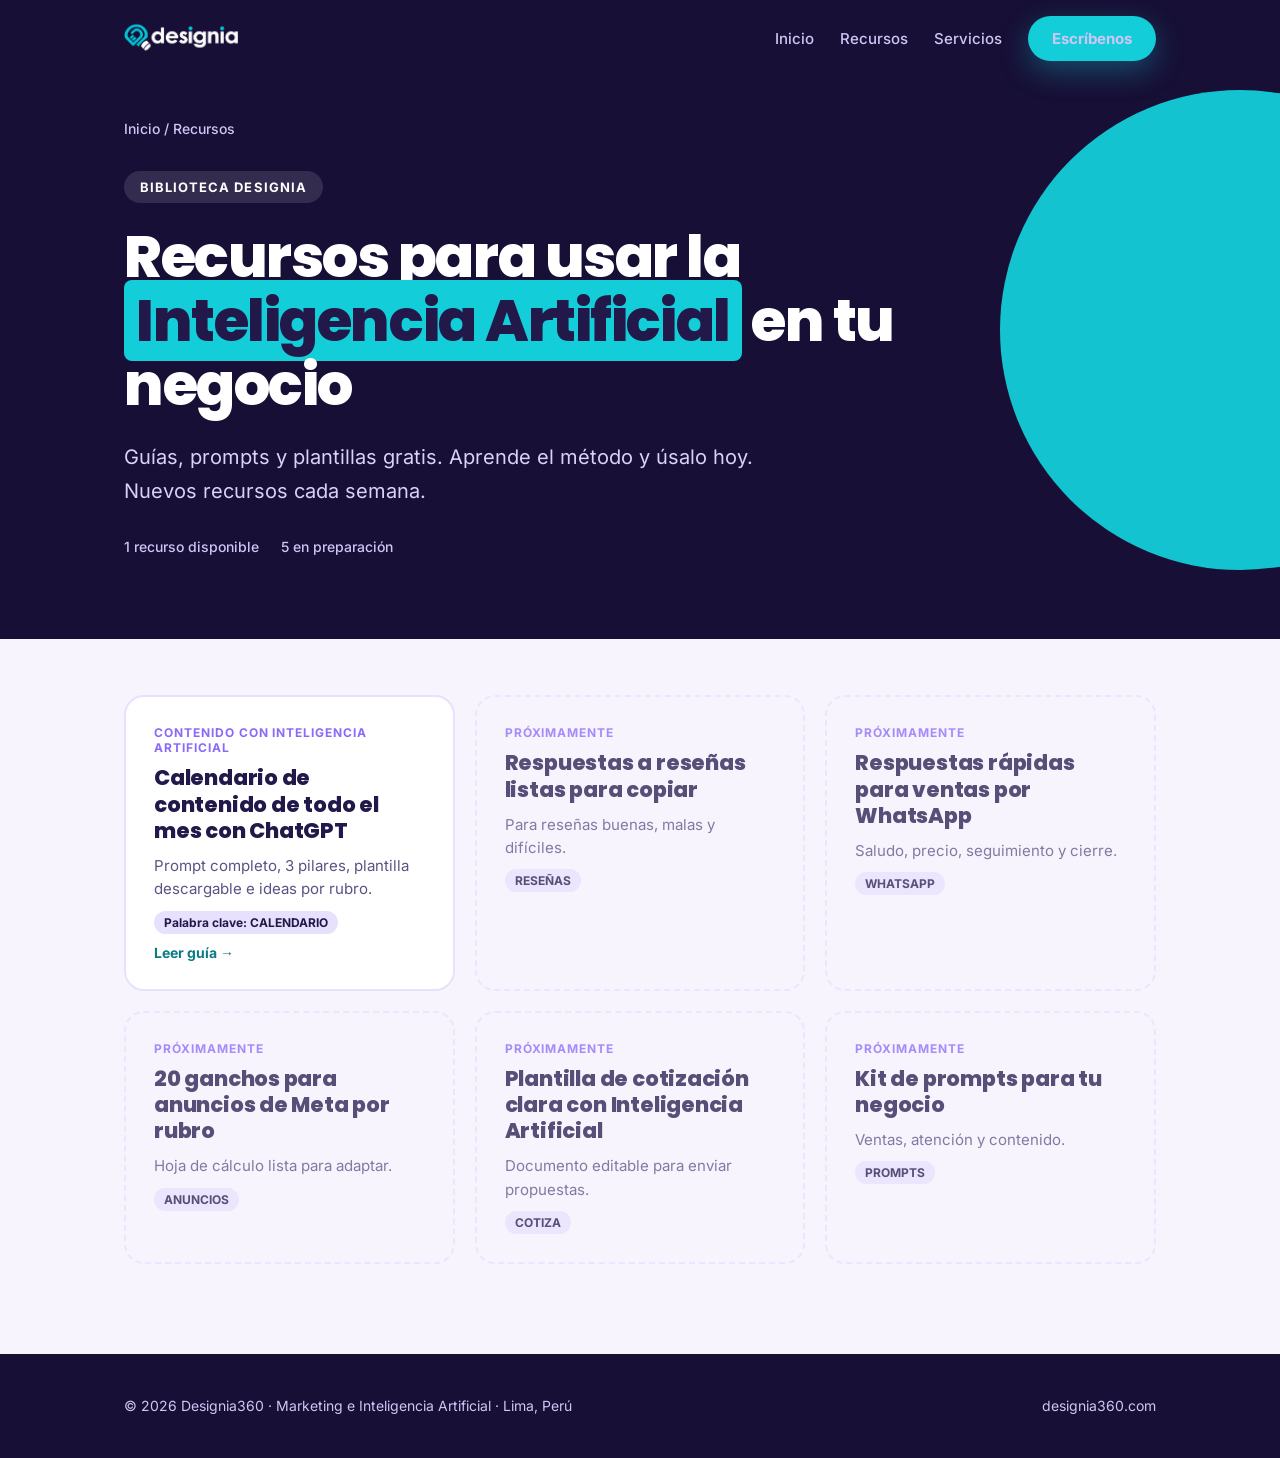
<file: recursos/index.html>
<!doctype html><html lang="es"><head><meta charset="utf-8"><meta name="viewport" content="width=device-width,initial-scale=1">
<title>Recursos gratis de marketing e Inteligencia Artificial | Designia</title>
<meta name="description" content="Guías, prompts y plantillas gratis para usar la Inteligencia Artificial en tu negocio. Nuevos recursos cada semana.">
<link rel="canonical" href="https://designia360.com/recursos/"><link rel="alternate" hreflang="es-pe" href="https://designia360.com/recursos/">
<link rel="preload" href="/fonts/inter-latin.woff2" as="font" type="font/woff2" crossorigin><link rel="preload" href="/fonts/poppins-800.woff2" as="font" type="font/woff2" crossorigin><link rel="icon" href="/favicon-32.png" sizes="32x32" type="image/png"><link rel="apple-touch-icon" href="/apple-touch-icon.png"><link rel="stylesheet" href="/recursos/recursos.css"><script async src="https://www.googletagmanager.com/gtag/js?id=G-KL47X1FMRY"></script><script>window.dataLayer=window.dataLayer||[];function gtag(){dataLayer.push(arguments)}gtag("js",new Date());gtag("config","G-KL47X1FMRY");</script></head><body>
<div class="hd"><div class="wrap"><div class="nav"><a href="/es/"><img src="/logo-designia-blanco.png" alt="Designia"></a><div class="links"><a href="/es/">Inicio</a><a href="/recursos/">Recursos</a><a href="/es/#servicios">Servicios</a><a class="btn" href="https://wa.me/51998399001?text=Hola%20Designia%2C%20vengo%20de%20los%20recursos%20y%20quiero%20conversar" target="_blank" rel="noopener">Escríbenos</a></div></div>
<div class="hero"><div class="crumbs"><a href="/es/">Inicio</a> / Recursos</div>
<span class="pill">Biblioteca Designia</span>
<h1>Recursos para usar la <span class="hl">Inteligencia Artificial</span> en tu negocio</h1>
<p class="sub">Guías, prompts y plantillas gratis. Aprende el método y úsalo hoy. Nuevos recursos cada semana.</p>
<div class="meta"><span>1 recurso disponible</span><span>5 en preparación</span></div></div></div></div>
<div class="rel" style="padding-top:56px"><div class="wrap"><div class="grid">
<a class="card" href="/recursos/calendario-de-contenido-con-ia"><span class="tag">Contenido con Inteligencia Artificial</span><h4>Calendario de contenido de todo el mes con ChatGPT</h4><p>Prompt completo, 3 pilares, plantilla descargable e ideas por rubro.</p><span class="key">Palabra clave: CALENDARIO</span><span class="go">Leer guía →</span></a>
<div class="card soon"><span class="tag">Próximamente</span><h4>Respuestas a reseñas listas para copiar</h4><p>Para reseñas buenas, malas y difíciles.</p><span class="key">RESEÑAS</span></div>
<div class="card soon"><span class="tag">Próximamente</span><h4>Respuestas rápidas para ventas por WhatsApp</h4><p>Saludo, precio, seguimiento y cierre.</p><span class="key">WHATSAPP</span></div>
<div class="card soon"><span class="tag">Próximamente</span><h4>20 ganchos para anuncios de Meta por rubro</h4><p>Hoja de cálculo lista para adaptar.</p><span class="key">ANUNCIOS</span></div>
<div class="card soon"><span class="tag">Próximamente</span><h4>Plantilla de cotización clara con Inteligencia Artificial</h4><p>Documento editable para enviar propuestas.</p><span class="key">COTIZA</span></div>
<div class="card soon"><span class="tag">Próximamente</span><h4>Kit de prompts para tu negocio</h4><p>Ventas, atención y contenido.</p><span class="key">PROMPTS</span></div>
</div></div></div>
<footer><div class="wrap"><span>© 2026 Designia360 · Marketing e Inteligencia Artificial · Lima, Perú</span><span><a href="/es/">designia360.com</a></span></div></footer>
</body></html>
</file>
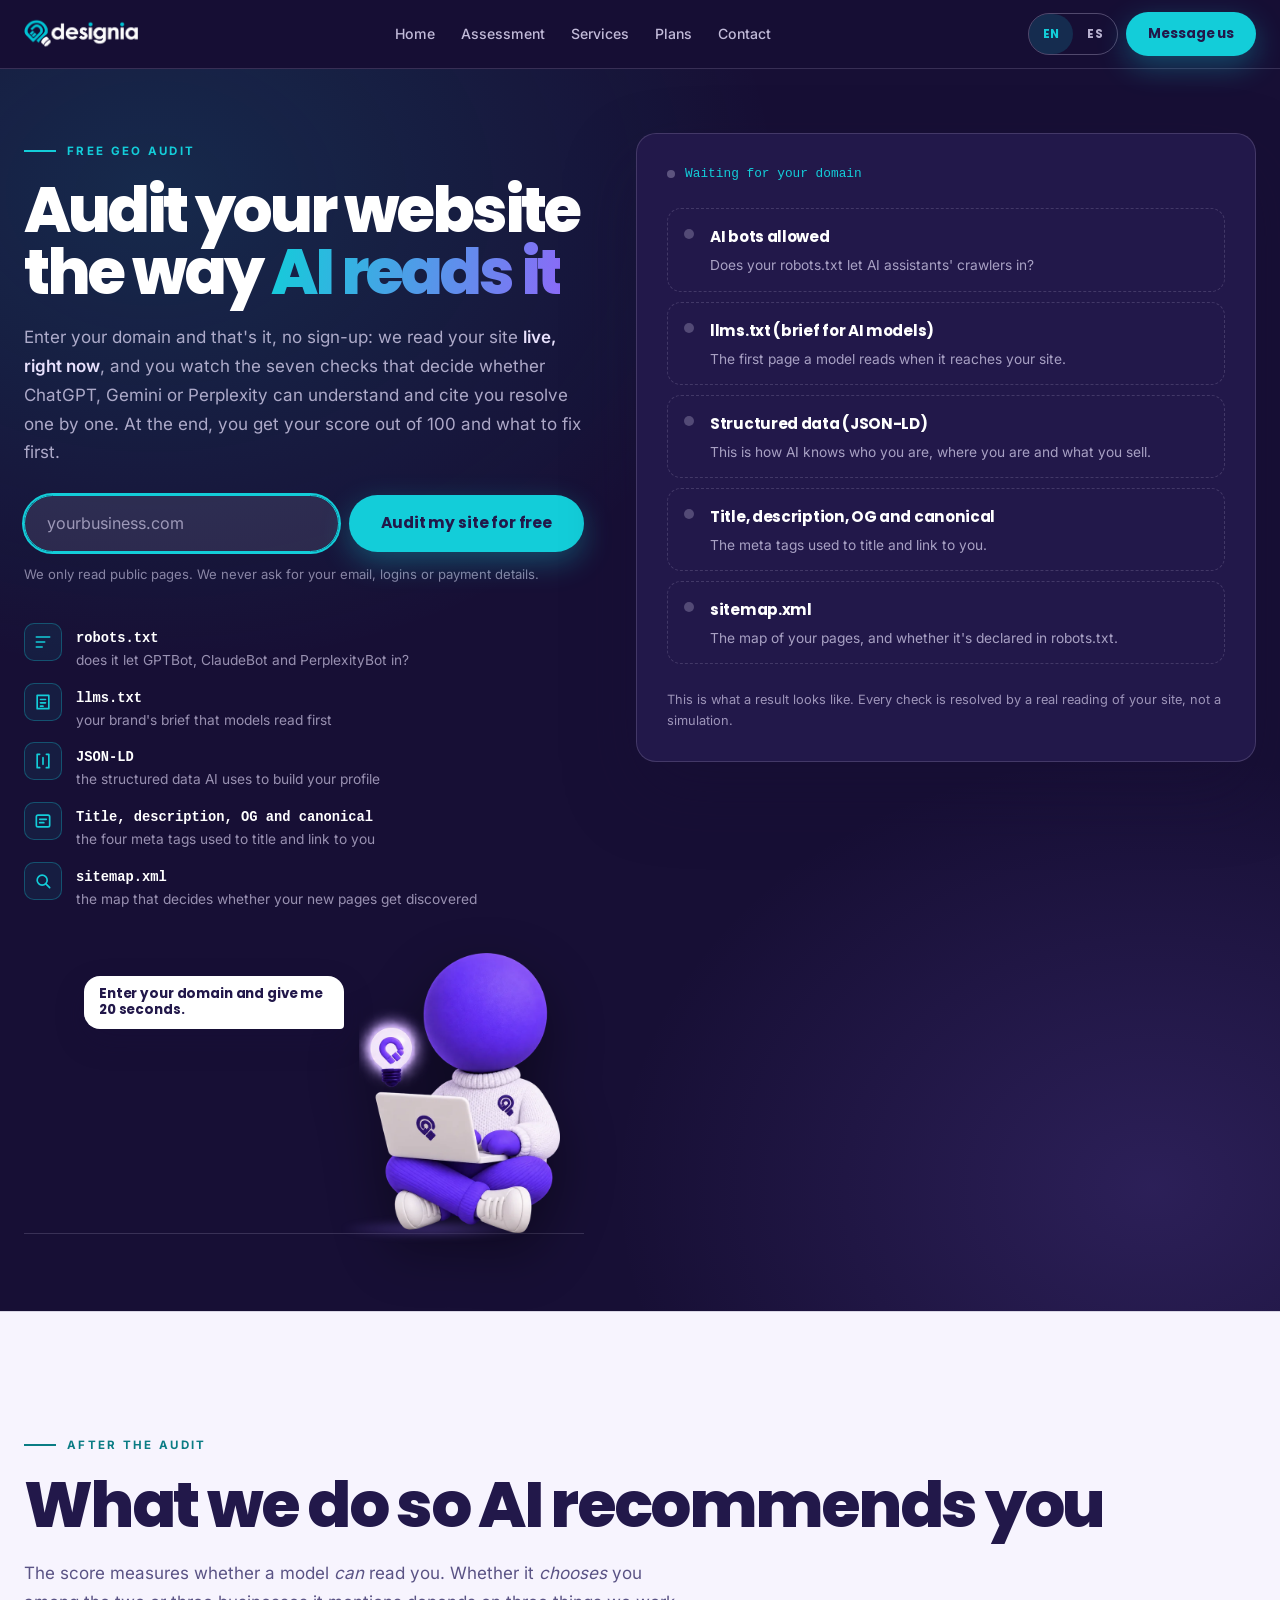
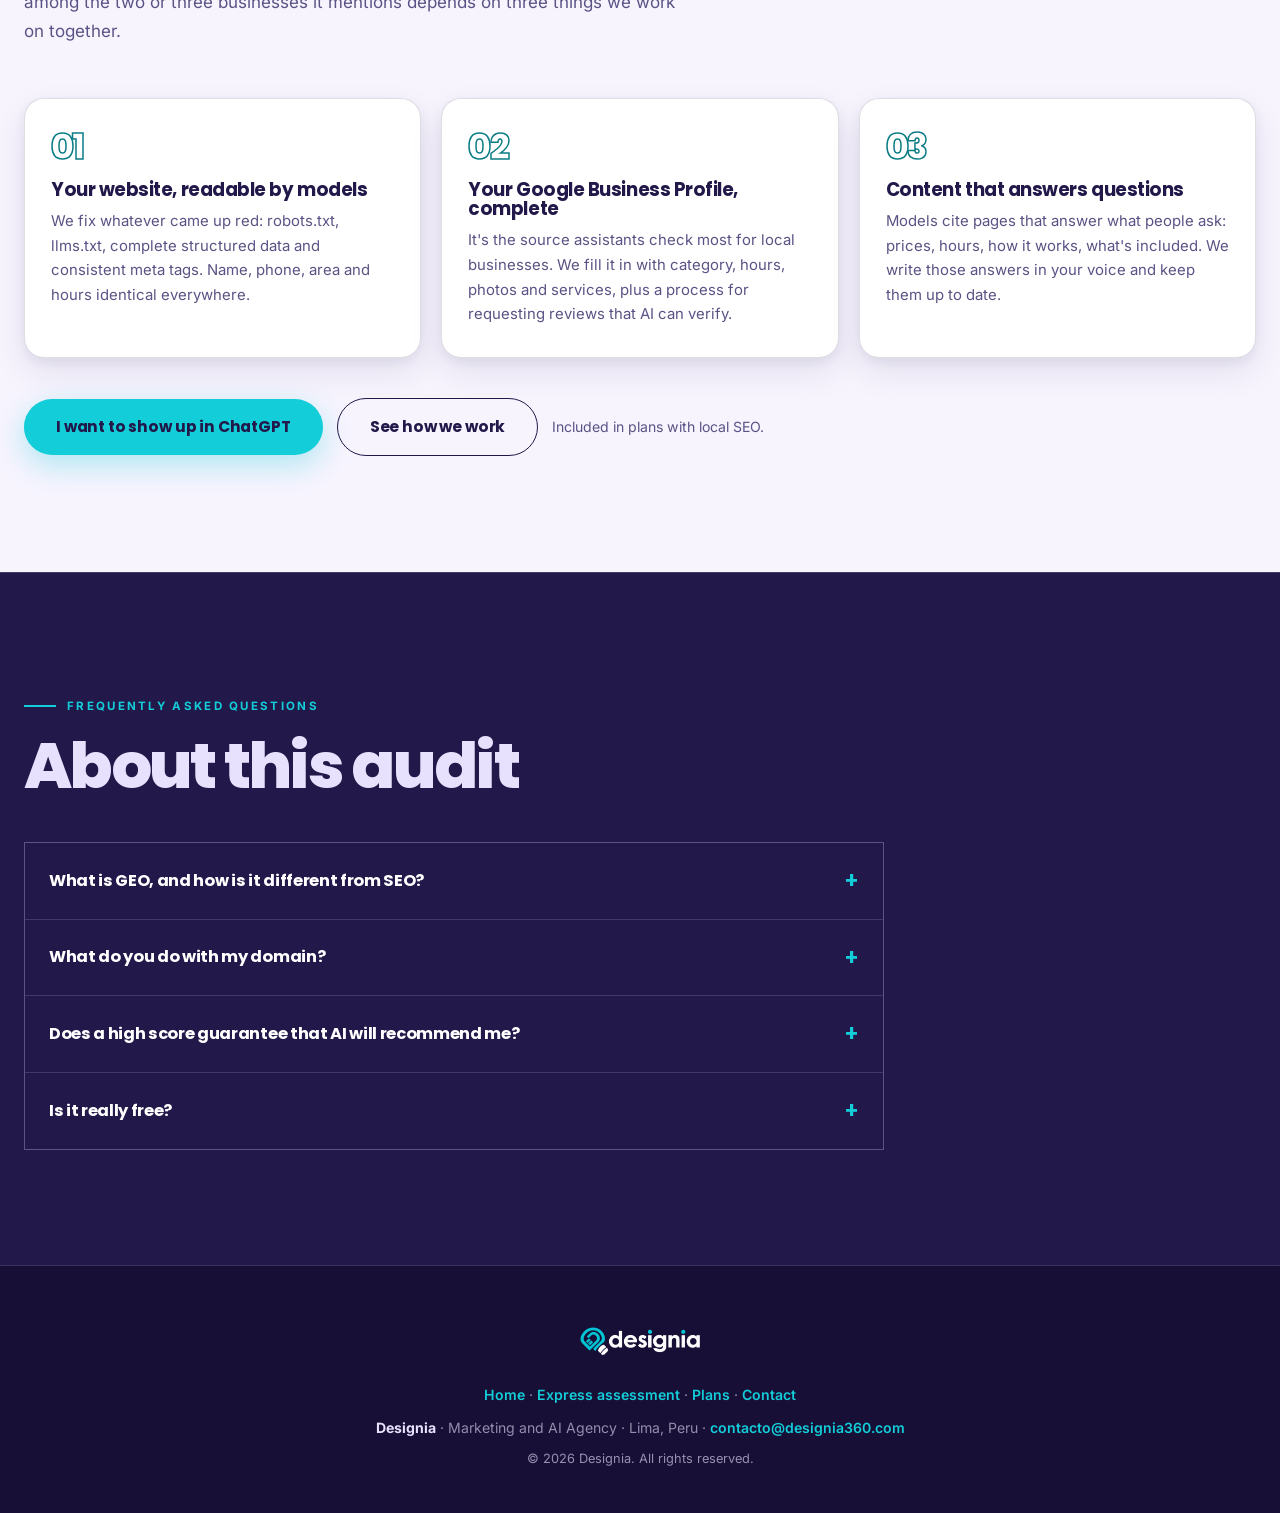
<file: audit.html>
<!DOCTYPE html>
<html lang="en">
<head>
<meta charset="UTF-8">
<meta name="viewport" content="width=device-width, initial-scale=1, viewport-fit=cover">
<title>Free GEO Audit: Can AI Read Your Website? · Designia</title>
<meta name="description" content="Enter your domain and in 20 seconds see whether ChatGPT, Gemini and Perplexity can read and cite your website: robots.txt, llms.txt, structured data, meta tags and sitemap. Free, no sign-up.">
<meta name="theme-color" content="#22184a">
<meta name="robots" content="index,follow,max-image-preview:large">
<meta name="author" content="Designia">
<link rel="canonical" href="https://designia360.com/audit">
<meta property="og:url" content="https://designia360.com/audit">
<meta property="og:title" content="Free GEO audit · Can AI read your website?">
<meta property="og:description" content="Enter your domain and in 20 seconds see what your website is missing for ChatGPT, Gemini or Perplexity to recommend you. No sign-up.">
<meta property="og:type" content="website">
<meta property="og:locale" content="en_US">
<meta property="og:site_name" content="Designia">
<meta property="og:image" content="https://designia360.com/og-designia.jpg">
<meta property="og:image:width" content="1200">
<meta property="og:image:height" content="630">
<meta name="twitter:card" content="summary_large_image">
<meta name="twitter:title" content="Free GEO audit · Designia">
<meta name="twitter:description" content="Can AI read your website? Find out in 20 seconds.">
<meta name="twitter:image" content="https://designia360.com/og-designia.jpg">
<link rel="alternate" hreflang="en" href="https://designia360.com/audit">
<link rel="alternate" hreflang="es" href="https://designia360.com/es/auditoria">
<link rel="alternate" hreflang="x-default" href="https://designia360.com/audit">
<link rel="icon" href="/favicon-32.png" sizes="32x32" type="image/png">
<link rel="icon" href="/icono-192.png" sizes="192x192" type="image/png">
<link rel="apple-touch-icon" href="/apple-touch-icon.png">
<link rel="preload" href="/fonts/inter-latin.woff2" as="font" type="font/woff2" crossorigin>
<link rel="preload" href="/fonts/poppins-800.woff2" as="font" type="font/woff2" crossorigin>
<style>
@font-face{font-family:'Poppins';font-style:normal;font-weight:600;font-display:swap;src:url(/fonts/poppins-600.woff2) format('woff2')}
@font-face{font-family:'Poppins';font-style:normal;font-weight:700;font-display:swap;src:url(/fonts/poppins-700.woff2) format('woff2')}
@font-face{font-family:'Poppins';font-style:normal;font-weight:800;font-display:swap;src:url(/fonts/poppins-800.woff2) format('woff2')}
@font-face{font-family:'Inter';font-style:normal;font-weight:400 700;font-display:swap;src:url(/fonts/inter-latin.woff2) format('woff2')}
:root{
  --turq:#13CDD9;--turq-600:#0FA9B3;--turq-050:#EAFBFC;
  --tinta:#22184a;--tinta-900:#170F35;--tinta-800:#1C1440;--tinta-700:#2E2160;
  --intenso:#271d9c;--violeta:#8b6af7;--lavanda:#e8e1fd;--lav-050:#F7F4FE;--lav-100:#EFEAFC;
  --texto:#5A5385;--blanco:#fff;--coral:#FF9A7A;
  --hilo:rgba(232,225,253,.16);--hilo-claro:rgba(34,24,74,.14);
  --grad-marca:linear-gradient(100deg,var(--turq) 0%,var(--violeta) 100%);
  --r-sm:10px;--r:14px;--r-lg:20px;--r-full:999px;
  --sh:0 4px 12px rgba(34,24,74,.06),0 14px 34px rgba(34,24,74,.09);
  --sh-turq:0 10px 30px rgba(19,205,217,.32);
  --ease:cubic-bezier(.22,.61,.36,1);--ease-expo:cubic-bezier(.16,1,.3,1);
  --sp:clamp(72px,9vw,130px);
}
*,*::before,*::after{margin:0;padding:0;box-sizing:border-box}
html{scroll-behavior:smooth;-webkit-text-size-adjust:100%;scroll-padding-top:80px;overflow-x:clip}
body{font-family:'Inter',system-ui,-apple-system,'Segoe UI',sans-serif;font-size:clamp(.95rem,.92rem + .2vw,1.05rem);line-height:1.6;
  color:var(--lavanda);background:var(--tinta-900);-webkit-font-smoothing:antialiased}
img,svg{max-width:100%;display:block}
[hidden]{display:none!important}
a{color:var(--turq)}
button,input{font:inherit;color:inherit}
button{background:none;border:0;cursor:pointer}
::selection{background:var(--turq);color:var(--tinta)}
h1,h2,h3,h4,.display{font-family:'Poppins',system-ui,sans-serif;line-height:1.05;letter-spacing:-.035em}
.display{font-weight:800;text-wrap:balance}
:focus-visible{outline:3px solid var(--turq);outline-offset:3px;border-radius:3px}
.sr-only{position:absolute;width:1px;height:1px;overflow:hidden;clip:rect(0 0 0 0);white-space:nowrap}
.skip{position:absolute;left:-999px;top:0;z-index:100;background:var(--turq);color:var(--tinta);padding:12px 20px;font-weight:700;text-decoration:none}
.skip:focus{left:0}
.inner{max-width:1240px;margin:auto;position:relative}
.section{padding:var(--sp) 24px;position:relative}
.w-luz{background:var(--lav-050);color:var(--texto);border-top:1px solid var(--hilo-claro)}
.w-luz h2,.w-luz h3{color:var(--tinta)}
.w-dark{background:var(--tinta);color:var(--lavanda);border-top:1px solid var(--hilo)}
.kicker{display:inline-flex;align-items:center;gap:11px;text-transform:uppercase;letter-spacing:.2em;font-size:.72rem;font-weight:700;color:var(--turq);margin-bottom:20px}
.kicker::before{content:"";width:32px;height:2px;background:var(--turq);flex:none}
.w-luz .kicker{color:var(--turq-600)}.w-luz .kicker::before{background:var(--turq-600)}
h2.display{font-size:clamp(2rem,5.4vw,4rem);line-height:.98;letter-spacing:-.042em}
.sec-lead{max-width:660px;margin-top:22px;font-size:1.06rem;line-height:1.7;color:rgba(232,225,253,.72)}
.w-luz .sec-lead{color:var(--texto)}
.grad{background:var(--grad-marca);-webkit-background-clip:text;background-clip:text;color:transparent}

/* botones */
.btn{position:relative;display:inline-flex;align-items:center;justify-content:center;gap:10px;min-height:56px;padding:16px 32px;
  border-radius:var(--r-full);font-family:'Poppins',sans-serif;font-weight:700;font-size:.97rem;letter-spacing:-.01em;text-decoration:none;
  cursor:pointer;transition:transform .35s var(--ease),box-shadow .35s var(--ease),background .3s,color .3s,border-color .3s;overflow:hidden;isolation:isolate}
.btn>*{position:relative;z-index:2}
.btn-primary{background:var(--turq);color:var(--tinta);box-shadow:var(--sh-turq)}
.btn-primary:hover{transform:translateY(-3px);box-shadow:0 16px 44px rgba(19,205,217,.48)}
.btn-primary[disabled]{opacity:.6;transform:none;cursor:progress}
.btn-ghost{border:1.5px solid rgba(232,225,253,.34);color:var(--lavanda)}
.btn-ghost:hover{border-color:var(--turq);color:var(--turq);transform:translateY(-3px)}
.btn-line{border:1.5px solid var(--tinta);color:var(--tinta)}
.btn-line:hover{background:var(--tinta);color:var(--lavanda);transform:translateY(-3px)}
.btn-sm{min-height:44px;padding:11px 22px;font-size:.85rem}
.cta-row{display:flex;gap:14px;flex-wrap:wrap;align-items:center}

/* barra */
.topbar{position:sticky;top:0;z-index:60;display:flex;align-items:center;justify-content:space-between;gap:16px;padding:12px 24px;
  background:rgba(23,15,53,.86);backdrop-filter:blur(16px);-webkit-backdrop-filter:blur(16px);border-bottom:1px solid var(--hilo)}
.logo-top{height:38px;width:auto}
.topbar nav{display:flex;gap:26px}
.topbar nav a{color:rgba(232,225,253,.82);text-decoration:none;font-weight:500;font-size:.88rem;transition:color .3s}
.topbar nav a:hover{color:var(--turq)}
@media(max-width:820px){.topbar nav{display:none}}

/* ======================= AUDITORÍA ======================= */
.aud{position:relative;overflow:hidden;padding:clamp(40px,5vw,72px) 24px clamp(56px,6vw,96px);background:var(--tinta-900)}
.aud::before{content:"";position:absolute;inset:0;pointer-events:none;
  background:radial-gradient(70% 55% at 12% 10%,rgba(19,205,217,.14),transparent 70%),radial-gradient(60% 50% at 90% 90%,rgba(139,106,247,.18),transparent 70%)}
.aud-grid{display:grid;grid-template-columns:minmax(0,.95fr) minmax(0,1.05fr);gap:clamp(28px,4vw,64px);align-items:start}
@media(max-width:960px){.aud-grid{grid-template-columns:1fr}}
/* Con resultado a la vista pasa a tres columnas: el puntaje y el plan quedan al
   lado de las comprobaciones, sin obligar a bajar media página. */
@media(min-width:1200px){
  .aud-grid.con-res{grid-template-columns:minmax(0,.78fr) minmax(0,1fr) minmax(0,.95fr);gap:clamp(24px,2.6vw,40px)}
  .aud-grid.con-res .aud-copy .lead{font-size:1rem}
}
/* Con el resultado delante, la lista de "qué revisamos" sobra: ya está resuelta */
.con-res .aud-checks{display:none}
.con-res .dz-aud{margin-top:32px}
.ap-res{align-self:start;background:var(--tinta);border:1px solid var(--hilo);border-radius:var(--r-lg);
  padding:clamp(20px,2.4vw,28px);box-shadow:0 30px 70px rgba(23,15,53,.35)}
@media(max-width:1199px){.ap-res{grid-column:1/-1;margin-top:clamp(24px,3vw,36px)}}
.aud h1{font-size:clamp(2.2rem,1.2rem + 3.4vw,4rem);line-height:.98;letter-spacing:-.048em;color:var(--blanco)}
.aud .lead{margin:20px 0 28px;max-width:560px;font-size:1.06rem;line-height:1.7;color:rgba(232,225,253,.72)}
.aud .lead strong{color:var(--lavanda);font-weight:600}
.aud-form{display:flex;gap:10px;flex-wrap:wrap;max-width:560px}
.aud-form input{flex:1 1 220px;min-height:56px;padding:0 22px;border-radius:var(--r-full);border:1px solid rgba(232,225,253,.28);
  background:rgba(232,225,253,.07);color:var(--blanco);font-size:1rem;transition:border-color .3s,background .3s}
.aud-form input::placeholder{color:rgba(232,225,253,.45)}
.aud-form input:focus{outline:none;border-color:var(--turq);background:rgba(232,225,253,.1)}
.aud-nota{margin-top:12px;font-size:.82rem;color:rgba(232,225,253,.55)}
.aud-nota.err{color:var(--coral)}
.aud-checks{list-style:none;display:grid;gap:12px;margin-top:38px;max-width:560px}
.aud-checks li{display:grid;grid-template-columns:38px 1fr;gap:14px;align-items:start}
.aud-checks i{width:38px;height:38px;border-radius:10px;display:grid;place-items:center;border:1px solid rgba(19,205,217,.3);background:rgba(19,205,217,.08)}
.aud-checks svg{width:20px;height:20px;fill:none;stroke:var(--turq);stroke-width:2;stroke-linecap:round;stroke-linejoin:round}
.aud-checks code{font-family:ui-monospace,SFMono-Regular,Menlo,Consolas,monospace;font-size:.86rem;color:var(--blanco);font-weight:700}
.aud-checks span{display:block;font-size:.86rem;color:rgba(232,225,253,.62);line-height:1.5}

/* Designio audita: sentado con la laptop, de pie sobre una línea, con globo */
.dz-aud{position:relative;display:none;margin-top:44px;padding-top:0;border-bottom:1px solid var(--hilo);max-width:560px}
.dz-aud img{height:280px;width:auto;margin-left:auto;margin-right:24px;position:relative;z-index:1;
  filter:drop-shadow(0 22px 28px rgba(0,0,0,.42));animation:flota 6s ease-in-out infinite}
@keyframes flota{50%{transform:translateY(-7px)}}
.dz-aud::after{content:"";position:absolute;right:54px;bottom:-6px;width:190px;height:20px;border-radius:50%;
  background:radial-gradient(ellipse at center,rgba(139,106,247,.5),transparent 70%);filter:blur(3px)}
.dz-dice{position:absolute;z-index:2;top:8%;right:calc(100% - 320px);max-width:260px;padding:10px 15px;border-radius:16px 16px 4px 16px;
  background:var(--blanco);color:var(--tinta);font-family:'Poppins',sans-serif;font-weight:700;font-size:.84rem;letter-spacing:-.01em;line-height:1.25;
  box-shadow:0 12px 30px rgba(23,15,53,.22);transition:opacity .35s,transform .45s var(--ease-expo)}
.dz-dice::after{content:"";position:absolute;right:-7px;bottom:5px;border:7px solid transparent;border-left-color:var(--blanco);border-bottom:0}
.dz-dice.cambia{opacity:0;transform:translateY(8px) scale(.94)}
@media(min-width:961px){.dz-aud{display:block}}

/* Panel de resultados */
.aud-panel{position:relative;background:var(--tinta);border:1px solid var(--hilo);border-radius:var(--r-lg);padding:clamp(20px,3vw,30px);
  box-shadow:0 30px 70px rgba(23,15,53,.35);min-height:520px}
.ap-estado{display:flex;align-items:center;gap:10px;font-family:ui-monospace,SFMono-Regular,Menlo,Consolas,monospace;font-size:.8rem;color:var(--turq);margin-bottom:18px;min-height:1.4em}
.ap-estado i{width:8px;height:8px;border-radius:50%;background:var(--turq);flex:none;animation:pulsa 1.4s infinite}
.ap-estado.quieto i{animation:none;background:rgba(232,225,253,.3)}
@keyframes pulsa{50%{opacity:.3}}
.ap-lista{list-style:none;display:grid;gap:10px}
.ap-item{position:relative;padding:14px 58px 14px 42px;border-radius:var(--r);background:rgba(232,225,253,.04);border:1px solid var(--hilo);
  opacity:.45;transition:opacity .4s,border-color .4s,background .4s,transform .4s var(--ease)}
.ap-item::before{content:"";position:absolute;left:16px;top:20px;width:10px;height:10px;border-radius:50%;background:rgba(232,225,253,.25);transition:background .3s,box-shadow .3s}
.ap-item.leyendo{opacity:.85}
.ap-item.leyendo::before{background:var(--turq);animation:pulsa .9s infinite}
.ap-item.listo{opacity:1;background:rgba(232,225,253,.06);animation:entra .45s var(--ease-expo) both}
@keyframes entra{from{opacity:0;transform:translateY(8px)}to{opacity:1;transform:none}}
.ap-item.ok::before{background:var(--turq);box-shadow:0 0 0 4px rgba(19,205,217,.18)}
.ap-item.aviso::before{background:var(--violeta);box-shadow:0 0 0 4px rgba(139,106,247,.22)}
.ap-item.falta::before{background:var(--coral);box-shadow:0 0 0 4px rgba(255,154,122,.2)}
.ap-item b{font-family:'Poppins',sans-serif;font-weight:700;font-size:.95rem;color:var(--blanco);letter-spacing:-.02em}
.ap-item p{padding-right:0}
.ap-item .tag{margin-left:10px;font-family:ui-monospace,SFMono-Regular,Menlo,Consolas,monospace;font-size:.72rem;font-weight:700}
.ap-item.ok .tag{color:var(--turq)}.ap-item.aviso .tag{color:var(--violeta)}.ap-item.falta .tag{color:var(--coral)}
.ap-item p{margin-top:5px;font-size:.86rem;line-height:1.55;color:rgba(232,225,253,.68)}
.ap-item .pts{position:absolute;right:14px;top:14px;font-family:'Poppins',sans-serif;font-weight:800;font-size:.86rem;color:rgba(232,225,253,.5)}
.ap-item.ok .pts{color:var(--turq)}
.ap-vivo{display:flex;align-items:center;gap:10px;margin-top:16px;padding:12px 16px;border-radius:var(--r);border:1px solid rgba(37,211,102,.28);
  background:rgba(37,211,102,.07);font-size:.82rem;color:rgba(232,225,253,.75)}
.ap-vivo i{width:7px;height:7px;border-radius:50%;background:#25d366;flex:none}

.ap-res{animation:entra .5s var(--ease-expo) both}
.ap-score{display:grid;grid-template-columns:auto minmax(0,1fr);gap:20px;align-items:center}
.ap-aro{position:relative;width:132px}
.ap-aro svg{width:100%;height:auto}
.ap-aro .cif{position:absolute;inset:0;display:grid;place-content:center;justify-items:center;gap:6px;text-align:center}
.ap-aro .cif b{font-family:'Poppins',sans-serif;font-weight:800;font-size:2.4rem;letter-spacing:-.05em;color:var(--blanco);line-height:1}
.ap-aro .cif span{font-size:.66rem;letter-spacing:.14em;text-transform:uppercase;color:rgba(232,225,253,.55)}
#apArco{transition:stroke-dashoffset 1.1s var(--ease-expo)}
.ap-lectura h3{font-family:'Poppins',sans-serif;font-weight:800;font-size:1.28rem;letter-spacing:-.035em;color:var(--blanco);line-height:1.18;text-wrap:balance}
.ap-lectura p{margin-top:8px;font-size:.9rem;line-height:1.6;color:rgba(232,225,253,.7)}
.ap-plan{margin-top:24px}
.ap-plan h4{font-size:.72rem;font-weight:700;letter-spacing:.18em;text-transform:uppercase;color:var(--turq);margin-bottom:12px}
.ap-plan ol{list-style:none;display:grid;gap:10px}
.ap-plan li{display:grid;grid-template-columns:30px 1fr;gap:12px;padding:12px 14px;border-radius:var(--r);background:rgba(139,106,247,.1);border-left:2px solid var(--violeta)}
.ap-plan .n{width:26px;height:26px;border-radius:50%;background:var(--violeta);color:#fff;display:grid;place-items:center;font-family:'Poppins',sans-serif;font-weight:800;font-size:.8rem}
.ap-plan b{display:block;font-size:.92rem;color:var(--blanco);font-weight:700;letter-spacing:-.015em}
.ap-plan span{display:block;font-size:.84rem;line-height:1.55;color:rgba(232,225,253,.7);margin-top:3px}
.ap-plan em{display:block;font-style:normal;font-size:.72rem;color:var(--violeta);margin-top:4px;font-weight:600}
.ap-acciones{display:flex;gap:12px;flex-wrap:wrap;margin-top:24px;align-items:center}
.ap-acciones .btn-ghost{min-height:48px;padding:12px 22px;font-size:.88rem}
.ap-pie{margin-top:14px;font-size:.78rem;color:rgba(232,225,253,.5)}
.ap-err{margin-top:20px;padding:18px 20px;border-radius:var(--r);border:1px solid rgba(255,154,122,.35);background:rgba(255,154,122,.08);font-size:.92rem;line-height:1.6;color:var(--lavanda)}
.ap-err b{color:var(--coral)}
.ap-err .btn{margin-top:14px}
.ap-vacio{display:grid;gap:10px;margin-top:6px}
.ap-vacio .ap-item{opacity:.35}
.ap-vacio-t{font-size:.8rem;color:rgba(232,225,253,.5);margin-top:16px}

/* después */
.tres{display:grid;grid-template-columns:repeat(auto-fit,minmax(260px,1fr));gap:20px;margin-top:52px}
.tarj{background:var(--blanco);border:1px solid var(--hilo-claro);border-radius:var(--r-lg);padding:30px 26px;box-shadow:var(--sh);
  transition:transform .4s var(--ease),border-color .3s}
.tarj:hover{transform:translateY(-5px);border-color:rgba(19,205,217,.5)}
.tarj .num{font-family:'Poppins',sans-serif;font-weight:800;font-size:2.2rem;letter-spacing:-.05em;color:transparent;-webkit-text-stroke:1.5px var(--turq-600);line-height:1;margin-bottom:16px}
.tarj h3{font-size:1.15rem;font-weight:700;margin-bottom:10px;letter-spacing:-.025em}
.tarj p{font-size:.93rem;line-height:1.65;color:var(--texto)}
.w-luz .cta-row{margin-top:40px}
.nota-luz{font-size:.88rem;color:var(--texto)}

/* preguntas */
.faq{display:grid;gap:1px;margin-top:44px;background:var(--hilo);border:1px solid var(--hilo);max-width:860px}
.faq details{background:var(--tinta)}
.faq summary{list-style:none;cursor:pointer;padding:20px 24px;font-family:'Poppins',sans-serif;font-weight:700;font-size:1.02rem;letter-spacing:-.02em;color:var(--blanco);display:flex;justify-content:space-between;gap:16px;align-items:center}
.faq summary::-webkit-details-marker{display:none}
.faq summary::after{content:"+";font-size:1.4rem;color:var(--turq);font-weight:400;transition:transform .3s}
.faq details[open] summary::after{transform:rotate(45deg)}
.faq details p{padding:0 24px 22px;font-size:.94rem;line-height:1.65;color:rgba(232,225,253,.72);max-width:720px}

footer{background:var(--tinta-900);color:rgba(232,225,253,.6);text-align:center;padding:56px 24px 44px;font-size:.88rem;border-top:1px solid var(--hilo)}
footer .logo-foot{height:40px;width:auto;margin:0 auto 22px}
footer p+p{margin-top:10px}
footer strong{color:var(--lavanda)}
footer a{color:var(--turq);font-weight:600;text-decoration:none}
.legal{font-size:.8rem;color:rgba(232,225,253,.5)}
/* En el teléfono los enlaces del pie necesitan altura de dedo, no solo de texto */
@media(max-width:760px){footer p a{display:inline-block;padding:12px 6px}}

@media(max-width:560px){
  .aud-panel{padding:18px 16px;min-height:0}
  .ap-item{padding-left:38px}
  .ap-item .pts{position:static;display:inline-block;margin-left:8px}
  .ap-score{grid-template-columns:1fr;justify-items:start}
}
@media(prefers-reduced-motion:reduce){
  *,*::before,*::after{animation-duration:.001ms!important;animation-iteration-count:1!important;transition-duration:.001ms!important}
  html{scroll-behavior:auto}
}

/* ===== Accesibilidad AA y móvil (auditoría sep-2026) ===== */
:root{--turq-700:#0A7C84}
.w-luz :focus-visible{outline-color:var(--tinta)}
.w-luz .kicker{color:var(--turq-700)}.w-luz .kicker::before{background:var(--turq-700)}
.tarj .num{-webkit-text-stroke-color:var(--turq-700)}
.aud-form input::placeholder{color:rgba(232,225,253,.6)}
.aud-form input{border-color:rgba(232,225,253,.45)}
.aud-form input:focus{box-shadow:0 0 0 2px var(--turq)}
.aud-form input[aria-invalid=true]{border-color:var(--coral)}
.legal,.ap-vacio-t{color:rgba(232,225,253,.62)}
.topbar>a{display:inline-flex;align-items:center;min-height:44px}
/* la vista previa se lee: ejemplo con borde punteado, no texto atenuado */
.ap-vacio .ap-item{opacity:1;border-style:dashed;background:transparent}
/* en una columna, la lista de "qué revisamos" repetía los mismos puntos que la vista previa */
@media(max-width:960px){.aud-checks{display:none}}

/* Selector de idioma: el idioma actual va resaltado, el otro es un enlace */
.lang-sw{display:inline-flex;align-items:center;border:1px solid rgba(232,225,253,.28);border-radius:999px;
  font-family:'Poppins',sans-serif;font-size:.74rem;font-weight:700;letter-spacing:.06em;flex:none}
.lang-sw b,.lang-sw a{display:grid;place-items:center;min-width:44px;min-height:40px;padding:0 9px;border-radius:999px}
.lang-sw b{background:rgba(19,205,217,.16);color:var(--turq)}
.lang-sw a{color:rgba(232,225,253,.78);text-decoration:none;transition:color .2s}
.lang-sw a:hover,.lang-sw a:focus-visible{color:var(--turq)}
.nav-cta{display:flex;align-items:center;gap:8px}
</style>
</head>
<body>
<a class="skip" href="#auditoria">Skip to content</a>

<header class="topbar">
  <a href="/" aria-label="Designia, go to home page"><img src="/logo-designia-blanco.png" alt="Designia" class="logo-top" width="478" height="160"></a>
  <nav aria-label="Main navigation">
    <a href="/">Home</a>
    <a href="/#diagnostico">Assessment</a>
    <a href="/#servicios">Services</a>
    <a href="/#planes">Plans</a>
    <a href="/#contacto">Contact</a>
  </nav>
  <div class="nav-cta"><span class="lang-sw"><b aria-current="true" title="EN">EN</b><a href="/es/auditoria" hreflang="es" lang="es" aria-label="Ver en español" data-ga="cta_click" data-ga-label="idioma_es">ES</a></span>
    <a class="btn btn-primary btn-sm" href="https://wa.me/51998399001?text=Hi%20Designia%2C%20I%27m%20writing%20from%20the%20GEO%20audit%20on%20your%20website" target="_blank" rel="noopener" data-ga="cta_click" data-ga-label="auditoria_header_whatsapp">Message us</a>
  </div>
</header>

<main>
<section class="aud" id="auditoria">
  <div class="inner aud-grid" id="audGrid">
    <div class="aud-copy">
      <span class="kicker">Free GEO audit</span>
      <h1 class="display">Audit your website the way <span class="grad">AI reads it</span></h1>
      <p class="lead">Enter your domain and that's it, no sign-up: we read your site <strong>live, right now</strong>, and you watch the seven checks that decide whether ChatGPT, Gemini or Perplexity can understand and cite you resolve one by one. At the end, you get your score out of 100 and what to fix first.</p>

      <form class="aud-form" id="audForm" novalidate>
        <label class="sr-only" for="dominio">Your website's domain</label>
        <input type="text" id="dominio" name="dominio" placeholder="yourbusiness.com" autocomplete="url" inputmode="url" spellcheck="false" autocapitalize="off" aria-describedby="audNota">
        <button class="btn btn-primary" id="audBtn" type="submit">Audit my site for free</button>
      </form>
      <p class="aud-nota" id="audNota" aria-live="polite">We only read public pages. We never ask for your email, logins or payment details.</p>

      <ul class="aud-checks" aria-label="What we check">
        <li><i><svg viewBox="0 0 24 24"><path d="M4 6h16M4 12h10M4 18h7"/></svg></i><div><code>robots.txt</code><span>does it let GPTBot, ClaudeBot and PerplexityBot in?</span></div></li>
        <li><i><svg viewBox="0 0 24 24"><path d="M5 4h14v16H5zM9 9h6M9 13h6M9 17h3"/></svg></i><div><code>llms.txt</code><span>your brand's brief that models read first</span></div></li>
        <li><i><svg viewBox="0 0 24 24"><path d="M8 4H5v16h3M16 4h3v16h-3M12 8v8"/></svg></i><div><code>JSON-LD</code><span>the structured data AI uses to build your profile</span></div></li>
        <li><i><svg viewBox="0 0 24 24"><rect x="4" y="5" width="16" height="14" rx="2"/><path d="M8 10h8M8 14h5"/></svg></i><div><code>Title, description, OG and canonical</code><span>the four meta tags used to title and link to you</span></div></li>
        <li><i><svg viewBox="0 0 24 24"><circle cx="11" cy="11" r="6"/><path d="M20 20l-4.5-4.5"/></svg></i><div><code>sitemap.xml</code><span>the map that decides whether your new pages get discovered</span></div></li>
      </ul>

      <div class="dz-aud" aria-hidden="true">
        <span class="dz-dice" id="dzDice">Enter your domain and give me 20 seconds.</span>
        <img src="/designio/laptop.webp" width="516" height="720" alt="" loading="lazy" decoding="async">
      </div>
    </div>

    <div class="aud-panel" id="audPanel">
      <p class="sr-only" id="apAnuncio" role="status"></p>
      <div class="ap-estado quieto" id="apEstado" role="status"><i></i><span>Waiting for your domain</span></div>
      <ol class="ap-lista" id="apLista"></ol>
      <div class="ap-vacio" id="apVacio">
        <div class="ap-item"><b>AI bots allowed</b><p>Does your robots.txt let AI assistants' crawlers in?</p></div>
        <div class="ap-item"><b>llms.txt (brief for AI models)</b><p>The first page a model reads when it reaches your site.</p></div>
        <div class="ap-item"><b>Structured data (JSON-LD)</b><p>This is how AI knows who you are, where you are and what you sell.</p></div>
        <div class="ap-item"><b>Title, description, OG and canonical</b><p>The meta tags used to title and link to you.</p></div>
        <div class="ap-item"><b>sitemap.xml</b><p>The map of your pages, and whether it's declared in robots.txt.</p></div>
        <p class="ap-vacio-t">This is what a result looks like. Every check is resolved by a real reading of your site, not a simulation.</p>
      </div>
      <div class="ap-err" id="apErr" hidden></div>
    </div>

    <aside class="ap-res" id="apRes" hidden aria-label="Your result">
      <div class="ap-score">
        <div class="ap-aro">
          <svg viewBox="0 0 120 120" aria-hidden="true">
            <circle cx="60" cy="60" r="52" fill="none" stroke="rgba(232,225,253,.22)" stroke-width="10"/>
            <circle id="apArco" cx="60" cy="60" r="52" fill="none" stroke="#13CDD9" stroke-width="10" stroke-linecap="round" stroke-dasharray="327" stroke-dashoffset="327" transform="rotate(-90 60 60)"/>
          </svg>
          <div class="cif"><b id="apNum">0</b><span>out of 100</span></div>
        </div>
        <div class="ap-lectura"><h3 id="apBanda" tabindex="-1"></h3><p id="apLect"></p></div>
      </div>
      <div class="ap-plan" id="apPlan"><h4>Your fix plan: what raises your score most, in order</h4><ol id="apPlanLista"></ol></div>
      <div class="ap-acciones">
        <a class="btn btn-primary" id="apCta" href="#" target="_blank" rel="noopener">I want you to fix it for me</a>
        <button class="btn btn-ghost" id="apOtra" type="button">Audit another site</button>
      </div>
      <p class="ap-pie">Message us on WhatsApp with your result already attached. Free, no commitment.</p>
    </aside>
  </div>
</section>

<section class="section w-luz" id="despues">
  <div class="inner">
    <span class="kicker">After the audit</span>
    <h2 class="display">What we do so AI recommends you</h2>
    <p class="sec-lead">The score measures whether a model <em>can</em> read you. Whether it <em>chooses</em> you among the two or three businesses it mentions depends on three things we work on together.</p>
    <div class="tres">
      <div class="tarj"><div class="num">01</div><h3>Your website, readable by models</h3><p>We fix whatever came up red: robots.txt, llms.txt, complete structured data and consistent meta tags. Name, phone, area and hours identical everywhere.</p></div>
      <div class="tarj"><div class="num">02</div><h3>Your Google Business Profile, complete</h3><p>It's the source assistants check most for local businesses. We fill it in with category, hours, photos and services, plus a process for requesting reviews that AI can verify.</p></div>
      <div class="tarj"><div class="num">03</div><h3>Content that answers questions</h3><p>Models cite pages that answer what people ask: prices, hours, how it works, what's included. We write those answers in your voice and keep them up to date.</p></div>
    </div>
    <div class="cta-row">
      <a class="btn btn-primary" href="https://wa.me/51998399001?text=Hi%20Designia%2C%20I%20want%20my%20business%20to%20show%20up%20when%20people%20ask%20ChatGPT" target="_blank" rel="noopener" data-ga="cta_click" data-ga-label="auditoria_geo_cta">I want to show up in ChatGPT</a>
      <a class="btn btn-line" href="/#planes">See how we work</a>
      <span class="nota-luz">Included in plans with local SEO.</span>
    </div>
  </div>
</section>

<section class="section w-dark" id="preguntas">
  <div class="inner">
    <span class="kicker">Frequently asked questions</span>
    <h2 class="display">About this audit</h2>
    <div class="faq">
      <details><summary>What is GEO, and how is it different from SEO?</summary><p>GEO (generative engine optimization) means getting your business into the answers ChatGPT, Gemini, Perplexity or Copilot give when someone asks about a service like yours. SEO works to get you into Google's list of results; GEO works to get the assistant to name you and cite you as a source. They support each other: a well-structured website serves both.</p></details>
      <details><summary>What do you do with my domain?</summary><p>We only read public pages of your site (the homepage, robots.txt, llms.txt and sitemap.xml), using a crawler identified as DesigniaAuditBot. We don't ask for logins or personal data, and we don't store your information: the result is cached for three minutes so we don't read your site twice in a row.</p></details>
      <details><summary>Does a high score guarantee that AI will recommend me?</summary><p>No. The score measures whether a model can read and understand you, which is the prerequisite. Whether it chooses you also depends on your Google Business Profile, your reviews and having content that answers real questions. That's what we work on after the audit.</p></details>
      <details><summary>Is it really free?</summary><p>Yes. The audit is free and requires no sign-up. If you want us to fix what came up short, we chat on WhatsApp and tell you what it involves and what it costs before we start.</p></details>
    </div>
  </div>
</section>
</main>

<footer>
  <img src="/logo-designia-blanco.png" alt="Designia" class="logo-foot" width="478" height="160" loading="lazy" decoding="async">
  <p><a href="/">Home</a> · <a href="/#diagnostico">Express assessment</a> · <a href="/#planes">Plans</a> · <a href="/#contacto">Contact</a></p>
  <p><strong>Designia</strong> · Marketing and AI Agency · Lima, Peru · <a href="mailto:contacto@designia360.com">contacto@designia360.com</a></p>
  <p class="legal">© <span id="anio"></span> Designia. All rights reserved.</p>
</footer>

<script type="application/ld+json">
{
"@context":"https://schema.org",
"@graph":[
 {
  "@type":"WebPage",
  "@id":"https://designia360.com/audit#pagina",
  "url":"https://designia360.com/audit",
  "name":"Free GEO Audit: Can AI Read Your Website?",
  "description":"Free tool by Designia that reads a website live and scores, out of 100, whether AI assistants (ChatGPT, Gemini, Perplexity) can read and cite it: robots.txt, llms.txt, structured data, meta tags and sitemap.",
  "isPartOf":{"@id":"https://designia360.com/#sitio"},
  "about":{"@id":"https://designia360.com/#agencia"},
  "inLanguage":"en",
  "dateModified":"2026-09-19",
  "breadcrumb":{"@type":"BreadcrumbList","itemListElement":[
    {"@type":"ListItem","position":1,"name":"Home","item":"https://designia360.com/"},
    {"@type":"ListItem","position":2,"name":"GEO Audit","item":"https://designia360.com/audit"}]}
 },
 {
  "@type":"WebApplication",
  "@id":"https://designia360.com/audit#app",
  "name":"Designia GEO Audit",
  "url":"https://designia360.com/audit",
  "applicationCategory":"BusinessApplication",
  "operatingSystem":"Web",
  "browserRequirements":"Requires JavaScript",
  "description":"Enter a domain and in about 20 seconds get a score out of 100 for AI search readiness, with seven real checks and a prioritized fix plan.",
  "offers":{"@type":"Offer","price":"0","priceCurrency":"PEN"},
  "provider":{"@id":"https://designia360.com/#agencia"},
  "inLanguage":"en"
 },
 {
  "@type":"FAQPage",
  "mainEntity":[
   {"@type":"Question","name":"What is GEO, and how is it different from SEO?","acceptedAnswer":{"@type":"Answer","text":"GEO (generative engine optimization) means getting your business into the answers ChatGPT, Gemini, Perplexity or Copilot give when someone asks about a service like yours. SEO works to get you into Google's list of results; GEO works to get the assistant to name you and cite you as a source. They support each other: a well-structured website serves both."}},
   {"@type":"Question","name":"What do you do with my domain?","acceptedAnswer":{"@type":"Answer","text":"We only read public pages of your site (the homepage, robots.txt, llms.txt and sitemap.xml), using a crawler identified as DesigniaAuditBot. We don't ask for logins or personal data, and we don't store your information: the result is cached for three minutes so we don't read your site twice in a row."}},
   {"@type":"Question","name":"Does a high score guarantee that AI will recommend me?","acceptedAnswer":{"@type":"Answer","text":"No. The score measures whether a model can read and understand you, which is the prerequisite. Whether it chooses you also depends on your Google Business Profile, your reviews and having content that answers real questions. That's what we work on after the audit."}},
   {"@type":"Question","name":"Is it really free?","acceptedAnswer":{"@type":"Answer","text":"Yes. The audit is free and requires no sign-up. If you want us to fix what came up short, we chat on WhatsApp and tell you what it involves and what it costs before we start."}}
  ]
 }
]
}
</script>

<script>
window.GA4_ID = 'G-KL47X1FMRY';
window.dataLayer = window.dataLayer || [];
function gtag(){dataLayer.push(arguments);}
(function(){
  gtag('js', new Date());
  if(!/^G-[A-Z0-9]{6,}$/.test(window.GA4_ID) || window.GA4_ID === 'G-XXXXXXXXXX') return;
  gtag('config', window.GA4_ID);
  var s = document.createElement('script'); s.async = true;
  s.src = 'https://www.googletagmanager.com/gtag/js?id=' + window.GA4_ID; document.head.appendChild(s);
})();
</script>
<script>
(function(){
'use strict';
var $ = function(s){ return document.querySelector(s); };
var reduce = matchMedia('(prefers-reduced-motion: reduce)').matches;
function ev(n, p){ try{ gtag('event', n, p || {}); }catch(e){} }
document.addEventListener('click', function(e){
  var el = e.target.closest('[data-ga]'); if(!el) return;
  var p = {}; if(el.dataset.gaLabel) p.item_name = el.dataset.gaLabel; if(el.href) p.link_url = el.href;
  ev(el.dataset.ga, p);
}, {passive:true});
$('#anio').textContent = new Date().getFullYear();

var form = $('#audForm'), input = $('#dominio'), btn = $('#audBtn'), nota = $('#audNota');
var estado = $('#apEstado'), lista = $('#apLista'), vacio = $('#apVacio'), err = $('#apErr'), res = $('#apRes'), dice = $('#dzDice');
var ETIQ = {ok:'Good', aviso:'Warning', falta:'Missing'};
var NOMBRES = ['robots.txt','AI bots allowed','llms.txt (brief for AI models)','Structured data (JSON-LD)','Title, description, OG and canonical','sitemap.xml','Sitemap declared in robots.txt'];
var corriendo = false, temporizadores = [];
// Abierto como archivo o en un servidor estático no hay función de Cloudflare: se avisa en vez de fingir un fallo.
var enLocal = location.protocol === 'file:' || /^(localhost|127\.|0\.0\.0\.0|\[::1\])/.test(location.hostname);

function habla(t){
  if(!dice) return;
  dice.classList.add('cambia');
  setTimeout(function(){ dice.textContent = t; dice.classList.remove('cambia'); }, 280);
}
function limpiar(v){
  return (v || '').trim().toLowerCase().replace(/^https?:\/\//, '').replace(/^www\./, '').replace(/[\/?#].*$/, '').replace(/:\d+$/, '');
}
function reiniciar(){
  temporizadores.forEach(clearTimeout); temporizadores = [];
  lista.innerHTML = ''; err.hidden = true; res.hidden = true; vacio.hidden = false;
  $('#audGrid').classList.remove('con-res');
  estado.classList.add('quieto'); estado.lastElementChild.textContent = 'Waiting for your domain';
  nota.classList.remove('err'); nota.textContent = 'We only read public pages. We never ask for your email, logins or payment details.';
  habla('Enter your domain and give me 20 seconds.');
}
function fila(nombre){
  var li = document.createElement('li'); li.className = 'ap-item';
  li.innerHTML = '<b></b><span class="tag"></span><span class="pts"></span><p></p>';
  li.querySelector('b').textContent = nombre;
  lista.appendChild(li); return li;
}
function pintarFila(li, c){
  li.className = 'ap-item listo ' + c.estado;
  li.querySelector('.tag').textContent = ETIQ[c.estado] || c.estado;
  li.querySelector('.pts').textContent = c.pts + '/' + c.peso;
  li.querySelector('p').textContent = c.detalle;
}
function banda(p){
  if(p >= 85) return ['Ready to be cited', 'A model can read you and build your profile. Next comes getting it to choose you: your Google Business Profile, reviews and content that answers questions.'];
  if(p >= 60) return ['On track, but missing easy points', 'The foundation is there. The fixes below are specific and raise your score fast.'];
  if(p >= 35) return ['Halfway there: AI sees you out of focus', 'More than half of what a model needs to describe you with confidence is missing. It takes about a week of work to fix.'];
  return ['Right now, AI barely sees you', 'Without a brief for models or structured data, an assistant guesses or leaves you out. The good news: all of this can be built.'];
}

function auditar(dom, origen){
  if(corriendo) return;
  corriendo = true; btn.disabled = true; btn.textContent = 'Reading your site…';
  temporizadores.forEach(clearTimeout); temporizadores = [];
  lista.innerHTML = ''; err.hidden = true; res.hidden = true; vacio.hidden = true;
  estado.classList.remove('quieto'); estado.lastElementChild.textContent = 'Auditing ' + dom + ' live';
  habla('Reading ' + dom + '…');
  try{ history.replaceState(null, '', '/audit?dominio=' + encodeURIComponent(dom)); }catch(e){}
  ev('auditoria_inicio', {dominio: dom, origen: origen || 'pagina'});

  var filas = NOMBRES.map(fila);
  filas[0].classList.add('leyendo');
  var t0 = Date.now();

  fetch('/api/auditar?dominio=' + encodeURIComponent(dom) + '&lang=en', {headers:{'Accept':'application/json'}})
    .then(function(r){ return r.json().then(function(j){ return {status: r.status, j: j}; }, function(){ return {status: r.status, j: null}; }); })
    .then(function(x){
      if(x.status === 200 && x.j && x.j.checks){ mostrar(x.j, filas); return; }
      var msg;
      if(x.status === 400) msg = '<b>That domain doesn\'t look valid.</b> Type it like <code>yourbusiness.com</code>, with no paths or spaces.';
      else if(x.status === 502) msg = '<b>We couldn\'t read ' + dom + '.</b> It isn\'t responding, doesn\'t exist or blocks automated reads. Check that it\'s spelled correctly.';
      else if(enLocal) msg = '<b>You\'re viewing a local copy.</b> The auditor runs on Cloudflare\'s servers, so it can\'t respond here. Try the live version at <a href="https://designia360.com/audit" target="_blank" rel="noopener">designia360.com/audit</a>.';
      else msg = '<b>The automatic auditor isn\'t available right now.</b> Message us your domain and we\'ll send you a manual audit, free of charge.';
      fallar(msg, dom);
    })
    .catch(function(){ fallar('<b>The connection dropped.</b> Try again in a few seconds, or message us your domain and we\'ll run it for you.', dom); });
}

function fallar(msg, dom){
  temporizadores.forEach(clearTimeout);
  lista.innerHTML = '';
  estado.classList.add('quieto'); estado.lastElementChild.textContent = 'No result';
  err.innerHTML = msg + '<br><a class="btn btn-primary btn-sm" target="_blank" rel="noopener" href="https://wa.me/51998399001?text=' +
    encodeURIComponent('Hi Designia, I tried to audit ' + dom + ' on your website and it didn\'t work. Could you run it for me?') + '">Request it on WhatsApp</a>';
  err.hidden = false;
  habla(enLocal ? 'I can\'t audit from a local copy. Once it\'s live, I can.' : 'I couldn\'t read that site. Is it spelled correctly?');
  corriendo = false; btn.disabled = false; btn.textContent = 'Audit my site for free';
}

function mostrar(j, filas){
  var paso = reduce ? 0 : 480;
  j.checks.forEach(function(c, i){
    temporizadores.push(setTimeout(function(){
      filas.forEach(function(f){ f.classList.remove('leyendo'); });
      pintarFila(filas[i], c);
      if(filas[i + 1]) filas[i + 1].classList.add('leyendo');
    }, paso * i));
  });
  temporizadores.push(setTimeout(function(){
    var vivo = document.createElement('li'); vivo.className = 'ap-vivo';
    vivo.innerHTML = '<i></i><span>Live audit: every check is a real reading of your site, done in ' + (j.ms / 1000).toFixed(1) + ' s.</span>';
    lista.appendChild(vivo);

    estado.classList.add('quieto'); estado.lastElementChild.textContent = 'Audit of ' + j.dominio + ' · ' + j.checks.length + ' checks reviewed';
    $('#audGrid').classList.add('con-res');
    var p = j.puntaje, b = banda(p);
    $('#apBanda').textContent = b[0]; $('#apLect').textContent = b[1];
    var arco = $('#apArco'); arco.style.stroke = p >= 60 ? '#13CDD9' : p >= 35 ? '#8b6af7' : '#FF9A7A';
    res.hidden = false;
    requestAnimationFrame(function(){ arco.style.strokeDashoffset = String(327 - 327 * p / 100); });
    var num = $('#apNum'); num.textContent = String(p);
    if(!reduce){
      var listo = false; setTimeout(function(){ listo = true; num.textContent = String(p); }, 1300);
      requestAnimationFrame(function(t0){ (function contar(t){
        if(listo) return; var q = Math.min((t - t0) / 1100, 1);
        num.textContent = String(Math.round(p * (1 - Math.pow(1 - q, 3))));
        if(q < 1) requestAnimationFrame(contar); else { listo = true; num.textContent = String(p); }
      })(t0); });
    }

    // plan: lo que más puntos deja sobre la mesa
    var pend = j.checks.filter(function(c){ return c.estado !== 'ok'; })
      .sort(function(a, b2){ return (b2.peso - b2.pts) - (a.peso - a.pts); }).slice(0, 3);
    var ol = $('#apPlanLista'); ol.innerHTML = '';
    if(!pend.length){
      $('#apPlan').querySelector('h4').textContent = 'Nothing urgent to fix';
      ol.innerHTML = '<li><span class="n">✓</span><div><b>Your website is already readable by models.</b><span>What moves the needle now happens off your website: your Google Business Profile, reviews and content that answers questions. That\'s where we come in.</span></div></li>';
    } else {
      $('#apPlan').querySelector('h4').textContent = 'Your fix plan: what raises your score most, in order';
      pend.forEach(function(c, i){
        var li = document.createElement('li');
        li.innerHTML = '<span class="n">' + (i + 1) + '</span><div><b></b><span></span><em></em></div>';
        li.querySelector('b').textContent = c.nombre;
        li.querySelector('span:not(.n)').textContent = c.arreglo;
        li.querySelector('em').textContent = '+' + (c.peso - c.pts) + ' points';
        ol.appendChild(li);
      });
    }
    var msg = 'Hi Designia, I audited my website ' + j.dominio + ' at designia360.com/audit and got ' + p + '/100. ' +
      (pend.length ? 'What I\'m missing: ' + pend.map(function(c){ return c.nombre; }).join(', ') + '. ' : '') + 'I\'d like your help fixing it.';
    $('#apCta').href = 'https://wa.me/51998399001?text=' + encodeURIComponent(msg);
    habla(p >= 85 ? 'Nicely done! They can read you just fine.' : p >= 60 ? 'Almost there. Check the plan below.' : p >= 35 ? 'It\'s fixable, and fast.' : 'Don\'t worry: all of this can be built.');
    ev('auditoria_completada', {value: p, score: p, dominio: j.dominio});
    corriendo = false; btn.disabled = false; btn.textContent = 'Audit my site for free';
    if(matchMedia('(max-width:1199px)').matches) res.scrollIntoView({behavior: reduce ? 'auto' : 'smooth', block: 'start'});
    $('#apAnuncio').textContent = 'Audit complete: ' + p + ' out of 100. ' + b[0];
    try{ $('#apBanda').focus({preventScroll:true}); }catch(e){}
  }, paso * j.checks.length + 200));
}

form.addEventListener('submit', function(e){
  e.preventDefault();
  var v = limpiar(input.value);
  if(!v || v.indexOf('.') === -1){ nota.textContent = 'Enter your website\'s domain, for example yourbusiness.com'; nota.classList.add('err'); input.setAttribute('aria-invalid','true'); input.focus(); return; }
  nota.classList.remove('err'); input.removeAttribute('aria-invalid'); nota.textContent = 'We only read public pages. We never ask for your email, logins or payment details.';
  input.value = v; auditar(v, 'pagina');
});
$('#apCta').addEventListener('click', function(){ ev('generate_lead', {method: 'auditoria_geo', currency: 'PEN'}); });
$('#apOtra').addEventListener('click', function(){ reiniciar(); input.value = ''; input.focus(); try{ history.replaceState(null, '', '/audit'); }catch(e){} });

// Llegó desde la portada con ?dominio=… : arranca solo
var q = limpiar(new URLSearchParams(location.search).get('dominio') || '');
if(q && q.indexOf('.') > -1){ input.value = q; setTimeout(function(){ auditar(q, 'portada'); }, 250); }
// Sin autofocus en el HTML: en el móvil abría el teclado al aterrizar desde un anuncio
else if(matchMedia('(pointer:fine) and (min-width:960px)').matches){ try{ input.focus({preventScroll:true}); }catch(e){} }
})();
</script>
</body>
</html>
</file>
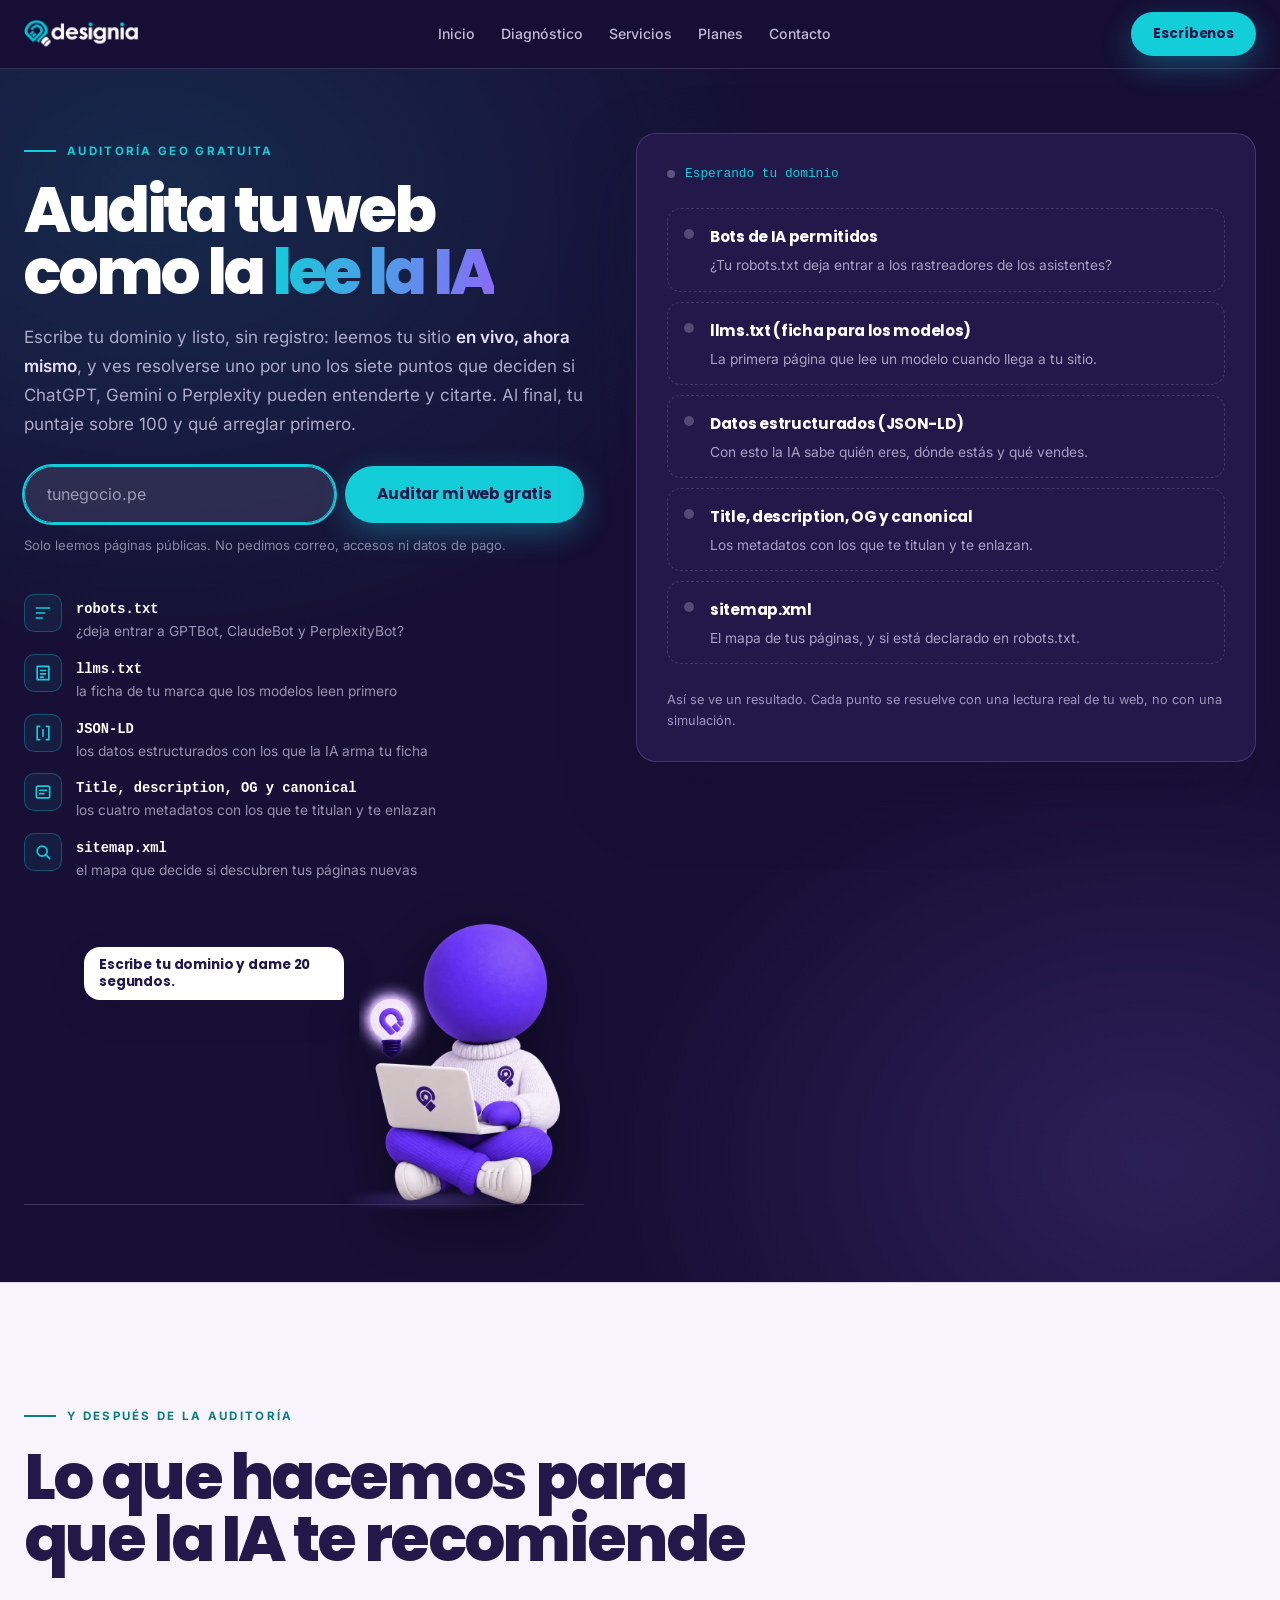
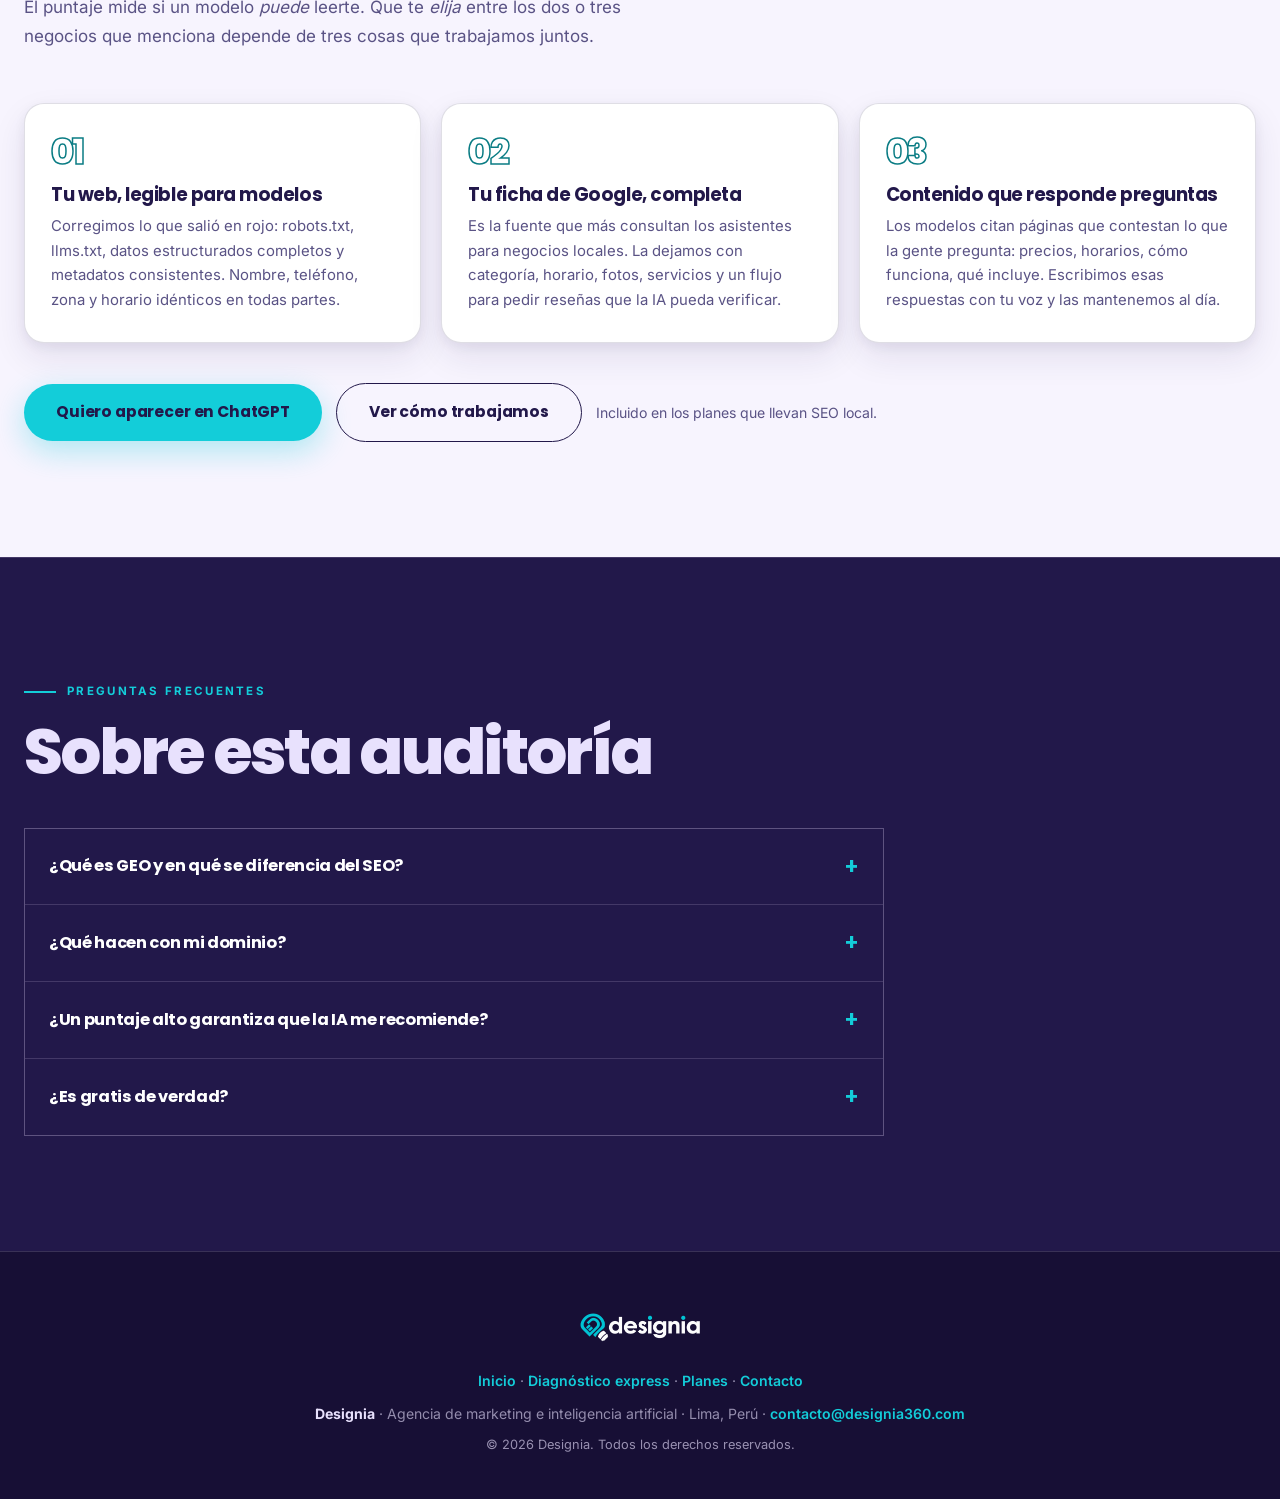
<file: auditoria.html>
<!DOCTYPE html>
<html lang="es-PE">
<head>
<meta charset="UTF-8">
<meta name="viewport" content="width=device-width, initial-scale=1, viewport-fit=cover">
<title>Auditoría GEO gratis: ¿la IA puede leer tu web? · Designia</title>
<meta name="description" content="Escribe tu dominio y en 20 segundos ves si ChatGPT, Gemini y Perplexity pueden leer y citar tu web: robots.txt, llms.txt, datos estructurados, metadatos y sitemap. Gratis y sin registro.">
<meta name="theme-color" content="#22184a">
<meta name="robots" content="index,follow,max-image-preview:large">
<meta name="author" content="Designia">
<link rel="canonical" href="https://designia360.com/auditoria">
<meta property="og:url" content="https://designia360.com/auditoria">
<meta property="og:title" content="Auditoría GEO gratis · ¿La IA puede leer tu web?">
<meta property="og:description" content="Escribe tu dominio y en 20 segundos ves qué le falta a tu web para que ChatGPT, Gemini o Perplexity te recomienden. Sin registro.">
<meta property="og:type" content="website">
<meta property="og:locale" content="es_PE">
<meta property="og:site_name" content="Designia">
<meta property="og:image" content="https://designia360.com/og-designia.jpg">
<meta property="og:image:width" content="1200">
<meta property="og:image:height" content="630">
<meta name="twitter:card" content="summary_large_image">
<meta name="twitter:title" content="Auditoría GEO gratis · Designia">
<meta name="twitter:description" content="¿La IA puede leer tu web? Averígualo en 20 segundos.">
<meta name="twitter:image" content="https://designia360.com/og-designia.jpg">
<link rel="alternate" hreflang="es-pe" href="https://designia360.com/auditoria">
<link rel="alternate" hreflang="x-default" href="https://designia360.com/auditoria">
<link rel="icon" href="favicon-32.png" sizes="32x32" type="image/png">
<link rel="icon" href="icono-192.png" sizes="192x192" type="image/png">
<link rel="apple-touch-icon" href="apple-touch-icon.png">
<link rel="preload" href="fonts/inter-latin.woff2" as="font" type="font/woff2" crossorigin>
<link rel="preload" href="fonts/poppins-800.woff2" as="font" type="font/woff2" crossorigin>
<style>
@font-face{font-family:'Poppins';font-style:normal;font-weight:600;font-display:swap;src:url(fonts/poppins-600.woff2) format('woff2')}
@font-face{font-family:'Poppins';font-style:normal;font-weight:700;font-display:swap;src:url(fonts/poppins-700.woff2) format('woff2')}
@font-face{font-family:'Poppins';font-style:normal;font-weight:800;font-display:swap;src:url(fonts/poppins-800.woff2) format('woff2')}
@font-face{font-family:'Inter';font-style:normal;font-weight:400 700;font-display:swap;src:url(fonts/inter-latin.woff2) format('woff2')}
:root{
  --turq:#13CDD9;--turq-600:#0FA9B3;--turq-050:#EAFBFC;
  --tinta:#22184a;--tinta-900:#170F35;--tinta-800:#1C1440;--tinta-700:#2E2160;
  --intenso:#271d9c;--violeta:#8b6af7;--lavanda:#e8e1fd;--lav-050:#F7F4FE;--lav-100:#EFEAFC;
  --texto:#5A5385;--blanco:#fff;--coral:#FF9A7A;
  --hilo:rgba(232,225,253,.16);--hilo-claro:rgba(34,24,74,.14);
  --grad-marca:linear-gradient(100deg,var(--turq) 0%,var(--violeta) 100%);
  --r-sm:10px;--r:14px;--r-lg:20px;--r-full:999px;
  --sh:0 4px 12px rgba(34,24,74,.06),0 14px 34px rgba(34,24,74,.09);
  --sh-turq:0 10px 30px rgba(19,205,217,.32);
  --ease:cubic-bezier(.22,.61,.36,1);--ease-expo:cubic-bezier(.16,1,.3,1);
  --sp:clamp(72px,9vw,130px);
}
*,*::before,*::after{margin:0;padding:0;box-sizing:border-box}
html{scroll-behavior:smooth;-webkit-text-size-adjust:100%;scroll-padding-top:80px;overflow-x:clip}
body{font-family:'Inter',system-ui,-apple-system,'Segoe UI',sans-serif;font-size:clamp(.95rem,.92rem + .2vw,1.05rem);line-height:1.6;
  color:var(--lavanda);background:var(--tinta-900);-webkit-font-smoothing:antialiased}
img,svg{max-width:100%;display:block}
[hidden]{display:none!important}
a{color:var(--turq)}
button,input{font:inherit;color:inherit}
button{background:none;border:0;cursor:pointer}
::selection{background:var(--turq);color:var(--tinta)}
h1,h2,h3,h4,.display{font-family:'Poppins',system-ui,sans-serif;line-height:1.05;letter-spacing:-.035em}
.display{font-weight:800;text-wrap:balance}
:focus-visible{outline:3px solid var(--turq);outline-offset:3px;border-radius:3px}
.sr-only{position:absolute;width:1px;height:1px;overflow:hidden;clip:rect(0 0 0 0);white-space:nowrap}
.skip{position:absolute;left:-999px;top:0;z-index:100;background:var(--turq);color:var(--tinta);padding:12px 20px;font-weight:700;text-decoration:none}
.skip:focus{left:0}
.inner{max-width:1240px;margin:auto;position:relative}
.section{padding:var(--sp) 24px;position:relative}
.w-luz{background:var(--lav-050);color:var(--texto);border-top:1px solid var(--hilo-claro)}
.w-luz h2,.w-luz h3{color:var(--tinta)}
.w-dark{background:var(--tinta);color:var(--lavanda);border-top:1px solid var(--hilo)}
.kicker{display:inline-flex;align-items:center;gap:11px;text-transform:uppercase;letter-spacing:.2em;font-size:.72rem;font-weight:700;color:var(--turq);margin-bottom:20px}
.kicker::before{content:"";width:32px;height:2px;background:var(--turq);flex:none}
.w-luz .kicker{color:var(--turq-600)}.w-luz .kicker::before{background:var(--turq-600)}
h2.display{font-size:clamp(2rem,5.4vw,4rem);line-height:.98;letter-spacing:-.042em}
.sec-lead{max-width:660px;margin-top:22px;font-size:1.06rem;line-height:1.7;color:rgba(232,225,253,.72)}
.w-luz .sec-lead{color:var(--texto)}
.grad{background:var(--grad-marca);-webkit-background-clip:text;background-clip:text;color:transparent}

/* botones */
.btn{position:relative;display:inline-flex;align-items:center;justify-content:center;gap:10px;min-height:56px;padding:16px 32px;
  border-radius:var(--r-full);font-family:'Poppins',sans-serif;font-weight:700;font-size:.97rem;letter-spacing:-.01em;text-decoration:none;
  cursor:pointer;transition:transform .35s var(--ease),box-shadow .35s var(--ease),background .3s,color .3s,border-color .3s;overflow:hidden;isolation:isolate}
.btn>*{position:relative;z-index:2}
.btn-primary{background:var(--turq);color:var(--tinta);box-shadow:var(--sh-turq)}
.btn-primary:hover{transform:translateY(-3px);box-shadow:0 16px 44px rgba(19,205,217,.48)}
.btn-primary[disabled]{opacity:.6;transform:none;cursor:progress}
.btn-ghost{border:1.5px solid rgba(232,225,253,.34);color:var(--lavanda)}
.btn-ghost:hover{border-color:var(--turq);color:var(--turq);transform:translateY(-3px)}
.btn-line{border:1.5px solid var(--tinta);color:var(--tinta)}
.btn-line:hover{background:var(--tinta);color:var(--lavanda);transform:translateY(-3px)}
.btn-sm{min-height:44px;padding:11px 22px;font-size:.85rem}
.cta-row{display:flex;gap:14px;flex-wrap:wrap;align-items:center}

/* barra */
.topbar{position:sticky;top:0;z-index:60;display:flex;align-items:center;justify-content:space-between;gap:16px;padding:12px 24px;
  background:rgba(23,15,53,.86);backdrop-filter:blur(16px);-webkit-backdrop-filter:blur(16px);border-bottom:1px solid var(--hilo)}
.logo-top{height:38px;width:auto}
.topbar nav{display:flex;gap:26px}
.topbar nav a{color:rgba(232,225,253,.82);text-decoration:none;font-weight:500;font-size:.88rem;transition:color .3s}
.topbar nav a:hover{color:var(--turq)}
@media(max-width:820px){.topbar nav{display:none}}

/* ======================= AUDITORÍA ======================= */
.aud{position:relative;overflow:hidden;padding:clamp(40px,5vw,72px) 24px clamp(56px,6vw,96px);background:var(--tinta-900)}
.aud::before{content:"";position:absolute;inset:0;pointer-events:none;
  background:radial-gradient(70% 55% at 12% 10%,rgba(19,205,217,.14),transparent 70%),radial-gradient(60% 50% at 90% 90%,rgba(139,106,247,.18),transparent 70%)}
.aud-grid{display:grid;grid-template-columns:minmax(0,.95fr) minmax(0,1.05fr);gap:clamp(28px,4vw,64px);align-items:start}
@media(max-width:960px){.aud-grid{grid-template-columns:1fr}}
/* Con resultado a la vista pasa a tres columnas: el puntaje y el plan quedan al
   lado de las comprobaciones, sin obligar a bajar media página. */
@media(min-width:1200px){
  .aud-grid.con-res{grid-template-columns:minmax(0,.78fr) minmax(0,1fr) minmax(0,.95fr);gap:clamp(24px,2.6vw,40px)}
  .aud-grid.con-res .aud-copy .lead{font-size:1rem}
}
/* Con el resultado delante, la lista de "qué revisamos" sobra: ya está resuelta */
.con-res .aud-checks{display:none}
.con-res .dz-aud{margin-top:32px}
.ap-res{align-self:start;background:var(--tinta);border:1px solid var(--hilo);border-radius:var(--r-lg);
  padding:clamp(20px,2.4vw,28px);box-shadow:0 30px 70px rgba(23,15,53,.35)}
@media(max-width:1199px){.ap-res{grid-column:1/-1;margin-top:clamp(24px,3vw,36px)}}
.aud h1{font-size:clamp(2.2rem,1.2rem + 3.4vw,4rem);line-height:.98;letter-spacing:-.048em;color:var(--blanco)}
.aud .lead{margin:20px 0 28px;max-width:560px;font-size:1.06rem;line-height:1.7;color:rgba(232,225,253,.72)}
.aud .lead strong{color:var(--lavanda);font-weight:600}
.aud-form{display:flex;gap:10px;flex-wrap:wrap;max-width:560px}
.aud-form input{flex:1 1 220px;min-height:56px;padding:0 22px;border-radius:var(--r-full);border:1px solid rgba(232,225,253,.28);
  background:rgba(232,225,253,.07);color:var(--blanco);font-size:1rem;transition:border-color .3s,background .3s}
.aud-form input::placeholder{color:rgba(232,225,253,.45)}
.aud-form input:focus{outline:none;border-color:var(--turq);background:rgba(232,225,253,.1)}
.aud-nota{margin-top:12px;font-size:.82rem;color:rgba(232,225,253,.55)}
.aud-nota.err{color:var(--coral)}
.aud-checks{list-style:none;display:grid;gap:12px;margin-top:38px;max-width:560px}
.aud-checks li{display:grid;grid-template-columns:38px 1fr;gap:14px;align-items:start}
.aud-checks i{width:38px;height:38px;border-radius:10px;display:grid;place-items:center;border:1px solid rgba(19,205,217,.3);background:rgba(19,205,217,.08)}
.aud-checks svg{width:20px;height:20px;fill:none;stroke:var(--turq);stroke-width:2;stroke-linecap:round;stroke-linejoin:round}
.aud-checks code{font-family:ui-monospace,SFMono-Regular,Menlo,Consolas,monospace;font-size:.86rem;color:var(--blanco);font-weight:700}
.aud-checks span{display:block;font-size:.86rem;color:rgba(232,225,253,.62);line-height:1.5}

/* Designio audita: sentado con la laptop, de pie sobre una línea, con globo */
.dz-aud{position:relative;display:none;margin-top:44px;padding-top:0;border-bottom:1px solid var(--hilo);max-width:560px}
.dz-aud img{height:280px;width:auto;margin-left:auto;margin-right:24px;position:relative;z-index:1;
  filter:drop-shadow(0 22px 28px rgba(0,0,0,.42));animation:flota 6s ease-in-out infinite}
@keyframes flota{50%{transform:translateY(-7px)}}
.dz-aud::after{content:"";position:absolute;right:54px;bottom:-6px;width:190px;height:20px;border-radius:50%;
  background:radial-gradient(ellipse at center,rgba(139,106,247,.5),transparent 70%);filter:blur(3px)}
.dz-dice{position:absolute;z-index:2;top:8%;right:calc(100% - 320px);max-width:260px;padding:10px 15px;border-radius:16px 16px 4px 16px;
  background:var(--blanco);color:var(--tinta);font-family:'Poppins',sans-serif;font-weight:700;font-size:.84rem;letter-spacing:-.01em;line-height:1.25;
  box-shadow:0 12px 30px rgba(23,15,53,.22);transition:opacity .35s,transform .45s var(--ease-expo)}
.dz-dice::after{content:"";position:absolute;right:-7px;bottom:5px;border:7px solid transparent;border-left-color:var(--blanco);border-bottom:0}
.dz-dice.cambia{opacity:0;transform:translateY(8px) scale(.94)}
@media(min-width:961px){.dz-aud{display:block}}

/* Panel de resultados */
.aud-panel{position:relative;background:var(--tinta);border:1px solid var(--hilo);border-radius:var(--r-lg);padding:clamp(20px,3vw,30px);
  box-shadow:0 30px 70px rgba(23,15,53,.35);min-height:520px}
.ap-estado{display:flex;align-items:center;gap:10px;font-family:ui-monospace,SFMono-Regular,Menlo,Consolas,monospace;font-size:.8rem;color:var(--turq);margin-bottom:18px;min-height:1.4em}
.ap-estado i{width:8px;height:8px;border-radius:50%;background:var(--turq);flex:none;animation:pulsa 1.4s infinite}
.ap-estado.quieto i{animation:none;background:rgba(232,225,253,.3)}
@keyframes pulsa{50%{opacity:.3}}
.ap-lista{list-style:none;display:grid;gap:10px}
.ap-item{position:relative;padding:14px 58px 14px 42px;border-radius:var(--r);background:rgba(232,225,253,.04);border:1px solid var(--hilo);
  opacity:.45;transition:opacity .4s,border-color .4s,background .4s,transform .4s var(--ease)}
.ap-item::before{content:"";position:absolute;left:16px;top:20px;width:10px;height:10px;border-radius:50%;background:rgba(232,225,253,.25);transition:background .3s,box-shadow .3s}
.ap-item.leyendo{opacity:.85}
.ap-item.leyendo::before{background:var(--turq);animation:pulsa .9s infinite}
.ap-item.listo{opacity:1;background:rgba(232,225,253,.06);animation:entra .45s var(--ease-expo) both}
@keyframes entra{from{opacity:0;transform:translateY(8px)}to{opacity:1;transform:none}}
.ap-item.ok::before{background:var(--turq);box-shadow:0 0 0 4px rgba(19,205,217,.18)}
.ap-item.aviso::before{background:var(--violeta);box-shadow:0 0 0 4px rgba(139,106,247,.22)}
.ap-item.falta::before{background:var(--coral);box-shadow:0 0 0 4px rgba(255,154,122,.2)}
.ap-item b{font-family:'Poppins',sans-serif;font-weight:700;font-size:.95rem;color:var(--blanco);letter-spacing:-.02em}
.ap-item p{padding-right:0}
.ap-item .tag{margin-left:10px;font-family:ui-monospace,SFMono-Regular,Menlo,Consolas,monospace;font-size:.72rem;font-weight:700}
.ap-item.ok .tag{color:var(--turq)}.ap-item.aviso .tag{color:var(--violeta)}.ap-item.falta .tag{color:var(--coral)}
.ap-item p{margin-top:5px;font-size:.86rem;line-height:1.55;color:rgba(232,225,253,.68)}
.ap-item .pts{position:absolute;right:14px;top:14px;font-family:'Poppins',sans-serif;font-weight:800;font-size:.86rem;color:rgba(232,225,253,.5)}
.ap-item.ok .pts{color:var(--turq)}
.ap-vivo{display:flex;align-items:center;gap:10px;margin-top:16px;padding:12px 16px;border-radius:var(--r);border:1px solid rgba(37,211,102,.28);
  background:rgba(37,211,102,.07);font-size:.82rem;color:rgba(232,225,253,.75)}
.ap-vivo i{width:7px;height:7px;border-radius:50%;background:#25d366;flex:none}

.ap-res{animation:entra .5s var(--ease-expo) both}
.ap-score{display:grid;grid-template-columns:auto minmax(0,1fr);gap:20px;align-items:center}
.ap-aro{position:relative;width:132px}
.ap-aro svg{width:100%;height:auto}
.ap-aro .cif{position:absolute;inset:0;display:grid;place-content:center;justify-items:center;gap:6px;text-align:center}
.ap-aro .cif b{font-family:'Poppins',sans-serif;font-weight:800;font-size:2.4rem;letter-spacing:-.05em;color:var(--blanco);line-height:1}
.ap-aro .cif span{font-size:.66rem;letter-spacing:.14em;text-transform:uppercase;color:rgba(232,225,253,.55)}
#apArco{transition:stroke-dashoffset 1.1s var(--ease-expo)}
.ap-lectura h3{font-family:'Poppins',sans-serif;font-weight:800;font-size:1.28rem;letter-spacing:-.035em;color:var(--blanco);line-height:1.18;text-wrap:balance}
.ap-lectura p{margin-top:8px;font-size:.9rem;line-height:1.6;color:rgba(232,225,253,.7)}
.ap-plan{margin-top:24px}
.ap-plan h4{font-size:.72rem;font-weight:700;letter-spacing:.18em;text-transform:uppercase;color:var(--turq);margin-bottom:12px}
.ap-plan ol{list-style:none;display:grid;gap:10px}
.ap-plan li{display:grid;grid-template-columns:30px 1fr;gap:12px;padding:12px 14px;border-radius:var(--r);background:rgba(139,106,247,.1);border-left:2px solid var(--violeta)}
.ap-plan .n{width:26px;height:26px;border-radius:50%;background:var(--violeta);color:#fff;display:grid;place-items:center;font-family:'Poppins',sans-serif;font-weight:800;font-size:.8rem}
.ap-plan b{display:block;font-size:.92rem;color:var(--blanco);font-weight:700;letter-spacing:-.015em}
.ap-plan span{display:block;font-size:.84rem;line-height:1.55;color:rgba(232,225,253,.7);margin-top:3px}
.ap-plan em{display:block;font-style:normal;font-size:.72rem;color:var(--violeta);margin-top:4px;font-weight:600}
.ap-acciones{display:flex;gap:12px;flex-wrap:wrap;margin-top:24px;align-items:center}
.ap-acciones .btn-ghost{min-height:48px;padding:12px 22px;font-size:.88rem}
.ap-pie{margin-top:14px;font-size:.78rem;color:rgba(232,225,253,.5)}
.ap-err{margin-top:20px;padding:18px 20px;border-radius:var(--r);border:1px solid rgba(255,154,122,.35);background:rgba(255,154,122,.08);font-size:.92rem;line-height:1.6;color:var(--lavanda)}
.ap-err b{color:var(--coral)}
.ap-err .btn{margin-top:14px}
.ap-vacio{display:grid;gap:10px;margin-top:6px}
.ap-vacio .ap-item{opacity:.35}
.ap-vacio-t{font-size:.8rem;color:rgba(232,225,253,.5);margin-top:16px}

/* después */
.tres{display:grid;grid-template-columns:repeat(auto-fit,minmax(260px,1fr));gap:20px;margin-top:52px}
.tarj{background:var(--blanco);border:1px solid var(--hilo-claro);border-radius:var(--r-lg);padding:30px 26px;box-shadow:var(--sh);
  transition:transform .4s var(--ease),border-color .3s}
.tarj:hover{transform:translateY(-5px);border-color:rgba(19,205,217,.5)}
.tarj .num{font-family:'Poppins',sans-serif;font-weight:800;font-size:2.2rem;letter-spacing:-.05em;color:transparent;-webkit-text-stroke:1.5px var(--turq-600);line-height:1;margin-bottom:16px}
.tarj h3{font-size:1.15rem;font-weight:700;margin-bottom:10px;letter-spacing:-.025em}
.tarj p{font-size:.93rem;line-height:1.65;color:var(--texto)}
.w-luz .cta-row{margin-top:40px}
.nota-luz{font-size:.88rem;color:var(--texto)}

/* preguntas */
.faq{display:grid;gap:1px;margin-top:44px;background:var(--hilo);border:1px solid var(--hilo);max-width:860px}
.faq details{background:var(--tinta)}
.faq summary{list-style:none;cursor:pointer;padding:20px 24px;font-family:'Poppins',sans-serif;font-weight:700;font-size:1.02rem;letter-spacing:-.02em;color:var(--blanco);display:flex;justify-content:space-between;gap:16px;align-items:center}
.faq summary::-webkit-details-marker{display:none}
.faq summary::after{content:"+";font-size:1.4rem;color:var(--turq);font-weight:400;transition:transform .3s}
.faq details[open] summary::after{transform:rotate(45deg)}
.faq details p{padding:0 24px 22px;font-size:.94rem;line-height:1.65;color:rgba(232,225,253,.72);max-width:720px}

footer{background:var(--tinta-900);color:rgba(232,225,253,.6);text-align:center;padding:56px 24px 44px;font-size:.88rem;border-top:1px solid var(--hilo)}
footer .logo-foot{height:40px;width:auto;margin:0 auto 22px}
footer p+p{margin-top:10px}
footer strong{color:var(--lavanda)}
footer a{color:var(--turq);font-weight:600;text-decoration:none}
.legal{font-size:.8rem;color:rgba(232,225,253,.5)}
/* En el teléfono los enlaces del pie necesitan altura de dedo, no solo de texto */
@media(max-width:760px){footer p a{display:inline-block;padding:12px 6px}}

@media(max-width:560px){
  .aud-panel{padding:18px 16px;min-height:0}
  .ap-item{padding-left:38px}
  .ap-item .pts{position:static;display:inline-block;margin-left:8px}
  .ap-score{grid-template-columns:1fr;justify-items:start}
}
@media(prefers-reduced-motion:reduce){
  *,*::before,*::after{animation-duration:.001ms!important;animation-iteration-count:1!important;transition-duration:.001ms!important}
  html{scroll-behavior:auto}
}

/* ===== Accesibilidad AA y móvil (auditoría sep-2026) ===== */
:root{--turq-700:#0A7C84}
.w-luz :focus-visible{outline-color:var(--tinta)}
.w-luz .kicker{color:var(--turq-700)}.w-luz .kicker::before{background:var(--turq-700)}
.tarj .num{-webkit-text-stroke-color:var(--turq-700)}
.aud-form input::placeholder{color:rgba(232,225,253,.6)}
.aud-form input{border-color:rgba(232,225,253,.45)}
.aud-form input:focus{box-shadow:0 0 0 2px var(--turq)}
.aud-form input[aria-invalid=true]{border-color:var(--coral)}
.legal,.ap-vacio-t{color:rgba(232,225,253,.62)}
.topbar>a{display:inline-flex;align-items:center;min-height:44px}
/* la vista previa se lee: ejemplo con borde punteado, no texto atenuado */
.ap-vacio .ap-item{opacity:1;border-style:dashed;background:transparent}
/* en una columna, la lista de "qué revisamos" repetía los mismos puntos que la vista previa */
@media(max-width:960px){.aud-checks{display:none}}
</style>
</head>
<body>
<a class="skip" href="#auditoria">Saltar al contenido</a>

<header class="topbar">
  <a href="index.html" aria-label="Designia, ir al inicio"><img src="logo-designia-blanco.png" alt="Designia" class="logo-top" width="478" height="160"></a>
  <nav aria-label="Navegación principal">
    <a href="index.html">Inicio</a>
    <a href="index.html#diagnostico">Diagnóstico</a>
    <a href="index.html#servicios">Servicios</a>
    <a href="index.html#planes">Planes</a>
    <a href="index.html#contacto">Contacto</a>
  </nav>
  <a class="btn btn-primary btn-sm" href="https://wa.me/51998399001?text=Hola%20Designia%2C%20vengo%20de%20la%20auditor%C3%ADa%20GEO%20de%20la%20web" target="_blank" rel="noopener" data-ga="cta_click" data-ga-label="auditoria_header_whatsapp">Escríbenos</a>
</header>

<main>
<section class="aud" id="auditoria">
  <div class="inner aud-grid" id="audGrid">
    <div class="aud-copy">
      <span class="kicker">Auditoría GEO gratuita</span>
      <h1 class="display">Audita tu web como la <span class="grad">lee la IA</span></h1>
      <p class="lead">Escribe tu dominio y listo, sin registro: leemos tu sitio <strong>en vivo, ahora mismo</strong>, y ves resolverse uno por uno los siete puntos que deciden si ChatGPT, Gemini o Perplexity pueden entenderte y citarte. Al final, tu puntaje sobre 100 y qué arreglar primero.</p>

      <form class="aud-form" id="audForm" novalidate>
        <label class="sr-only" for="dominio">Dominio de tu web</label>
        <input type="text" id="dominio" name="dominio" placeholder="tunegocio.pe" autocomplete="url" inputmode="url" spellcheck="false" autocapitalize="off" aria-describedby="audNota">
        <button class="btn btn-primary" id="audBtn" type="submit">Auditar mi web gratis</button>
      </form>
      <p class="aud-nota" id="audNota" aria-live="polite">Solo leemos páginas públicas. No pedimos correo, accesos ni datos de pago.</p>

      <ul class="aud-checks" aria-label="Qué revisamos">
        <li><i><svg viewBox="0 0 24 24"><path d="M4 6h16M4 12h10M4 18h7"/></svg></i><div><code>robots.txt</code><span>¿deja entrar a GPTBot, ClaudeBot y PerplexityBot?</span></div></li>
        <li><i><svg viewBox="0 0 24 24"><path d="M5 4h14v16H5zM9 9h6M9 13h6M9 17h3"/></svg></i><div><code>llms.txt</code><span>la ficha de tu marca que los modelos leen primero</span></div></li>
        <li><i><svg viewBox="0 0 24 24"><path d="M8 4H5v16h3M16 4h3v16h-3M12 8v8"/></svg></i><div><code>JSON-LD</code><span>los datos estructurados con los que la IA arma tu ficha</span></div></li>
        <li><i><svg viewBox="0 0 24 24"><rect x="4" y="5" width="16" height="14" rx="2"/><path d="M8 10h8M8 14h5"/></svg></i><div><code>Title, description, OG y canonical</code><span>los cuatro metadatos con los que te titulan y te enlazan</span></div></li>
        <li><i><svg viewBox="0 0 24 24"><circle cx="11" cy="11" r="6"/><path d="M20 20l-4.5-4.5"/></svg></i><div><code>sitemap.xml</code><span>el mapa que decide si descubren tus páginas nuevas</span></div></li>
      </ul>

      <div class="dz-aud" aria-hidden="true">
        <span class="dz-dice" id="dzDice">Escribe tu dominio y dame 20 segundos.</span>
        <img src="designio/laptop.webp" width="516" height="720" alt="" loading="lazy" decoding="async">
      </div>
    </div>

    <div class="aud-panel" id="audPanel">
      <p class="sr-only" id="apAnuncio" role="status"></p>
      <div class="ap-estado quieto" id="apEstado" role="status"><i></i><span>Esperando tu dominio</span></div>
      <ol class="ap-lista" id="apLista"></ol>
      <div class="ap-vacio" id="apVacio">
        <div class="ap-item"><b>Bots de IA permitidos</b><p>¿Tu robots.txt deja entrar a los rastreadores de los asistentes?</p></div>
        <div class="ap-item"><b>llms.txt (ficha para los modelos)</b><p>La primera página que lee un modelo cuando llega a tu sitio.</p></div>
        <div class="ap-item"><b>Datos estructurados (JSON-LD)</b><p>Con esto la IA sabe quién eres, dónde estás y qué vendes.</p></div>
        <div class="ap-item"><b>Title, description, OG y canonical</b><p>Los metadatos con los que te titulan y te enlazan.</p></div>
        <div class="ap-item"><b>sitemap.xml</b><p>El mapa de tus páginas, y si está declarado en robots.txt.</p></div>
        <p class="ap-vacio-t">Así se ve un resultado. Cada punto se resuelve con una lectura real de tu web, no con una simulación.</p>
      </div>
      <div class="ap-err" id="apErr" hidden></div>
    </div>

    <aside class="ap-res" id="apRes" hidden aria-label="Tu resultado">
      <div class="ap-score">
        <div class="ap-aro">
          <svg viewBox="0 0 120 120" aria-hidden="true">
            <circle cx="60" cy="60" r="52" fill="none" stroke="rgba(232,225,253,.22)" stroke-width="10"/>
            <circle id="apArco" cx="60" cy="60" r="52" fill="none" stroke="#13CDD9" stroke-width="10" stroke-linecap="round" stroke-dasharray="327" stroke-dashoffset="327" transform="rotate(-90 60 60)"/>
          </svg>
          <div class="cif"><b id="apNum">0</b><span>de 100</span></div>
        </div>
        <div class="ap-lectura"><h3 id="apBanda" tabindex="-1"></h3><p id="apLect"></p></div>
      </div>
      <div class="ap-plan" id="apPlan"><h4>Tu plan de arreglo: lo que más sube tu puntaje, en orden</h4><ol id="apPlanLista"></ol></div>
      <div class="ap-acciones">
        <a class="btn btn-primary" id="apCta" href="#" target="_blank" rel="noopener">Quiero que lo arreglen por mí</a>
        <button class="btn btn-ghost" id="apOtra" type="button">Auditar otra web</button>
      </div>
      <p class="ap-pie">Te escribimos por WhatsApp con el resultado ya adjunto. Sin costo y sin compromiso.</p>
    </aside>
  </div>
</section>

<section class="section w-luz" id="despues">
  <div class="inner">
    <span class="kicker">Y después de la auditoría</span>
    <h2 class="display">Lo que hacemos para que la IA te recomiende</h2>
    <p class="sec-lead">El puntaje mide si un modelo <em>puede</em> leerte. Que te <em>elija</em> entre los dos o tres negocios que menciona depende de tres cosas que trabajamos juntos.</p>
    <div class="tres">
      <div class="tarj"><div class="num">01</div><h3>Tu web, legible para modelos</h3><p>Corregimos lo que salió en rojo: robots.txt, llms.txt, datos estructurados completos y metadatos consistentes. Nombre, teléfono, zona y horario idénticos en todas partes.</p></div>
      <div class="tarj"><div class="num">02</div><h3>Tu ficha de Google, completa</h3><p>Es la fuente que más consultan los asistentes para negocios locales. La dejamos con categoría, horario, fotos, servicios y un flujo para pedir reseñas que la IA pueda verificar.</p></div>
      <div class="tarj"><div class="num">03</div><h3>Contenido que responde preguntas</h3><p>Los modelos citan páginas que contestan lo que la gente pregunta: precios, horarios, cómo funciona, qué incluye. Escribimos esas respuestas con tu voz y las mantenemos al día.</p></div>
    </div>
    <div class="cta-row">
      <a class="btn btn-primary" href="https://wa.me/51998399001?text=Hola%20Designia%2C%20quiero%20que%20mi%20negocio%20aparezca%20cuando%20le%20preguntan%20a%20ChatGPT" target="_blank" rel="noopener" data-ga="cta_click" data-ga-label="auditoria_geo_cta">Quiero aparecer en ChatGPT</a>
      <a class="btn btn-line" href="index.html#planes">Ver cómo trabajamos</a>
      <span class="nota-luz">Incluido en los planes que llevan SEO local.</span>
    </div>
  </div>
</section>

<section class="section w-dark" id="preguntas">
  <div class="inner">
    <span class="kicker">Preguntas frecuentes</span>
    <h2 class="display">Sobre esta auditoría</h2>
    <div class="faq">
      <details><summary>¿Qué es GEO y en qué se diferencia del SEO?</summary><p>GEO (optimización para motores generativos) es que tu negocio aparezca en las respuestas de ChatGPT, Gemini, Perplexity o Copilot cuando alguien pregunta por un servicio como el tuyo. El SEO trabaja para que salgas en la lista de Google; el GEO, para que el asistente te nombre y te cite como fuente. Se apoyan: una web bien estructurada sirve a los dos.</p></details>
      <details><summary>¿Qué hacen con mi dominio?</summary><p>Solo leemos páginas públicas de tu sitio (la portada, robots.txt, llms.txt y sitemap.xml), con un rastreador identificado como DesigniaAuditBot. No pedimos accesos ni datos personales y no guardamos tu información: el resultado se conserva diez minutos en caché para no leer tu web dos veces seguidas.</p></details>
      <details><summary>¿Un puntaje alto garantiza que la IA me recomiende?</summary><p>No. El puntaje mide si un modelo puede leerte y entenderte, que es el requisito. Que te elija depende además de tu ficha de Google, tus reseñas y de tener contenido que responda preguntas reales. Eso es lo que trabajamos después de la auditoría.</p></details>
      <details><summary>¿Es gratis de verdad?</summary><p>Sí. La auditoría es gratuita y no requiere registro. Si quieres que arreglemos lo que salió mal, conversamos por WhatsApp y te decimos qué toma y cuánto cuesta antes de empezar.</p></details>
    </div>
  </div>
</section>
</main>

<footer>
  <img src="logo-designia-blanco.png" alt="Designia" class="logo-foot" width="478" height="160" loading="lazy" decoding="async">
  <p><a href="index.html">Inicio</a> · <a href="index.html#diagnostico">Diagnóstico express</a> · <a href="index.html#planes">Planes</a> · <a href="index.html#contacto">Contacto</a></p>
  <p><strong>Designia</strong> · Agencia de marketing e inteligencia artificial · Lima, Perú · <a href="mailto:contacto@designia360.com">contacto@designia360.com</a></p>
  <p class="legal">© <span id="anio"></span> Designia. Todos los derechos reservados.</p>
</footer>

<script type="application/ld+json">
{
"@context":"https://schema.org",
"@graph":[
 {
  "@type":"WebPage",
  "@id":"https://designia360.com/auditoria#pagina",
  "url":"https://designia360.com/auditoria",
  "name":"Auditoría GEO gratis: ¿la IA puede leer tu web?",
  "description":"Herramienta gratuita de Designia que lee en vivo un sitio web y puntúa sobre 100 si los asistentes de IA (ChatGPT, Gemini, Perplexity) pueden leerlo y citarlo: robots.txt, llms.txt, datos estructurados, metadatos y sitemap.",
  "isPartOf":{"@id":"https://designia360.com/#sitio"},
  "about":{"@id":"https://designia360.com/#agencia"},
  "inLanguage":"es-PE",
  "dateModified":"2026-09-19",
  "breadcrumb":{"@type":"BreadcrumbList","itemListElement":[
    {"@type":"ListItem","position":1,"name":"Inicio","item":"https://designia360.com/"},
    {"@type":"ListItem","position":2,"name":"Auditoría GEO","item":"https://designia360.com/auditoria"}]}
 },
 {
  "@type":"WebApplication",
  "@id":"https://designia360.com/auditoria#app",
  "name":"Auditoría GEO de Designia",
  "url":"https://designia360.com/auditoria",
  "applicationCategory":"BusinessApplication",
  "operatingSystem":"Web",
  "browserRequirements":"Requires JavaScript",
  "description":"Escribe un dominio y en unos 20 segundos obtienes un puntaje sobre 100 de preparación para buscadores de IA, con siete comprobaciones reales y un plan de arreglo priorizado.",
  "offers":{"@type":"Offer","price":"0","priceCurrency":"PEN"},
  "provider":{"@id":"https://designia360.com/#agencia"},
  "inLanguage":"es-PE"
 },
 {
  "@type":"FAQPage",
  "mainEntity":[
   {"@type":"Question","name":"¿Qué es GEO y en qué se diferencia del SEO?","acceptedAnswer":{"@type":"Answer","text":"GEO (optimización para motores generativos) es que tu negocio aparezca en las respuestas de ChatGPT, Gemini, Perplexity o Copilot cuando alguien pregunta por un servicio como el tuyo. El SEO trabaja para que salgas en la lista de Google; el GEO, para que el asistente te nombre y te cite como fuente."}},
   {"@type":"Question","name":"¿Qué hacen con mi dominio?","acceptedAnswer":{"@type":"Answer","text":"Solo se leen páginas públicas del sitio (portada, robots.txt, llms.txt y sitemap.xml) con un rastreador identificado como DesigniaAuditBot. No se piden accesos ni datos personales y el resultado se conserva diez minutos en caché."}},
   {"@type":"Question","name":"¿Un puntaje alto garantiza que la IA me recomiende?","acceptedAnswer":{"@type":"Answer","text":"No. El puntaje mide si un modelo puede leer y entender la web, que es el requisito. Que la elija depende además de la ficha de Google, las reseñas y de tener contenido que responda preguntas reales."}},
   {"@type":"Question","name":"¿Es gratis de verdad?","acceptedAnswer":{"@type":"Answer","text":"Sí. La auditoría es gratuita y no requiere registro."}}
  ]
 }
]
}
</script>

<script>
window.GA4_ID = 'G-KL47X1FMRY';
window.dataLayer = window.dataLayer || [];
function gtag(){dataLayer.push(arguments);}
(function(){
  gtag('js', new Date());
  if(!/^G-[A-Z0-9]{6,}$/.test(window.GA4_ID) || window.GA4_ID === 'G-XXXXXXXXXX') return;
  gtag('config', window.GA4_ID);
  var s = document.createElement('script'); s.async = true;
  s.src = 'https://www.googletagmanager.com/gtag/js?id=' + window.GA4_ID; document.head.appendChild(s);
})();
</script>
<script>
(function(){
'use strict';
var $ = function(s){ return document.querySelector(s); };
var reduce = matchMedia('(prefers-reduced-motion: reduce)').matches;
function ev(n, p){ try{ gtag('event', n, p || {}); }catch(e){} }
document.addEventListener('click', function(e){
  var el = e.target.closest('[data-ga]'); if(!el) return;
  var p = {}; if(el.dataset.gaLabel) p.item_name = el.dataset.gaLabel; if(el.href) p.link_url = el.href;
  ev(el.dataset.ga, p);
}, {passive:true});
$('#anio').textContent = new Date().getFullYear();

var form = $('#audForm'), input = $('#dominio'), btn = $('#audBtn'), nota = $('#audNota');
var estado = $('#apEstado'), lista = $('#apLista'), vacio = $('#apVacio'), err = $('#apErr'), res = $('#apRes'), dice = $('#dzDice');
var ETIQ = {ok:'Bien', aviso:'Atención', falta:'Falta'};
var NOMBRES = ['robots.txt','Bots de IA permitidos','llms.txt (ficha para los modelos)','Datos estructurados (JSON-LD)','Title, description, OG y canonical','sitemap.xml','Sitemap declarado en robots.txt'];
var corriendo = false, temporizadores = [];
// Abierto como archivo o en un servidor estático no hay función de Cloudflare: se avisa en vez de fingir un fallo.
var enLocal = location.protocol === 'file:' || /^(localhost|127\.|0\.0\.0\.0|\[::1\])/.test(location.hostname);

function habla(t){
  if(!dice) return;
  dice.classList.add('cambia');
  setTimeout(function(){ dice.textContent = t; dice.classList.remove('cambia'); }, 280);
}
function limpiar(v){
  return (v || '').trim().toLowerCase().replace(/^https?:\/\//, '').replace(/^www\./, '').replace(/[\/?#].*$/, '').replace(/:\d+$/, '');
}
function reiniciar(){
  temporizadores.forEach(clearTimeout); temporizadores = [];
  lista.innerHTML = ''; err.hidden = true; res.hidden = true; vacio.hidden = false;
  $('#audGrid').classList.remove('con-res');
  estado.classList.add('quieto'); estado.lastElementChild.textContent = 'Esperando tu dominio';
  nota.classList.remove('err'); nota.textContent = 'Solo leemos páginas públicas. No pedimos correo, accesos ni datos de pago.';
  habla('Escribe tu dominio y dame 20 segundos.');
}
function fila(nombre){
  var li = document.createElement('li'); li.className = 'ap-item';
  li.innerHTML = '<b></b><span class="tag"></span><span class="pts"></span><p></p>';
  li.querySelector('b').textContent = nombre;
  lista.appendChild(li); return li;
}
function pintarFila(li, c){
  li.className = 'ap-item listo ' + c.estado;
  li.querySelector('.tag').textContent = ETIQ[c.estado] || c.estado;
  li.querySelector('.pts').textContent = c.pts + '/' + c.peso;
  li.querySelector('p').textContent = c.detalle;
}
function banda(p){
  if(p >= 85) return ['Listo para que te citen', 'Un modelo puede leerte y armar tu ficha. Lo que sigue es que te elija: ficha de Google, reseñas y contenido que responda preguntas.'];
  if(p >= 60) return ['Vas bien, pero se te escapan puntos fáciles', 'La base está. Los arreglos de abajo son concretos y suben el puntaje rápido.'];
  if(p >= 35) return ['A medias: la IA te ve borroso', 'Falta más de la mitad de lo que un modelo necesita para describirte con confianza. Se arregla en una semana de trabajo.'];
  return ['Hoy la IA casi no te ve', 'Sin ficha para modelos ni datos estructurados, un asistente adivina o te omite. La buena noticia: todo esto se construye.'];
}

function auditar(dom, origen){
  if(corriendo) return;
  corriendo = true; btn.disabled = true; btn.textContent = 'Leyendo tu web…';
  temporizadores.forEach(clearTimeout); temporizadores = [];
  lista.innerHTML = ''; err.hidden = true; res.hidden = true; vacio.hidden = true;
  estado.classList.remove('quieto'); estado.lastElementChild.textContent = 'Auditando ' + dom + ' en vivo';
  habla('Leyendo ' + dom + '…');
  try{ history.replaceState(null, '', 'auditoria?dominio=' + encodeURIComponent(dom)); }catch(e){}
  ev('auditoria_inicio', {dominio: dom, origen: origen || 'pagina'});

  var filas = NOMBRES.map(fila);
  filas[0].classList.add('leyendo');
  var t0 = Date.now();

  fetch('api/auditar?dominio=' + encodeURIComponent(dom), {headers:{'Accept':'application/json'}})
    .then(function(r){ return r.json().then(function(j){ return {status: r.status, j: j}; }, function(){ return {status: r.status, j: null}; }); })
    .then(function(x){
      if(x.status === 200 && x.j && x.j.checks){ mostrar(x.j, filas); return; }
      var msg;
      if(x.status === 400) msg = '<b>Ese dominio no parece válido.</b> Escríbelo como <code>tunegocio.pe</code>, sin rutas ni espacios.';
      else if(x.status === 502) msg = '<b>No pudimos leer ' + dom + '.</b> No responde, no existe o bloquea lecturas automáticas. Revisa que esté bien escrito.';
      else if(enLocal) msg = '<b>Estás viendo una copia local.</b> El auditor corre en el servidor de Cloudflare, así que aquí no responde. Pruébalo publicado en <a href="https://designia360.com/auditoria" target="_blank" rel="noopener">designia360.com/auditoria</a>.';
      else msg = '<b>El auditor automático no está disponible en este momento.</b> Escríbenos con tu dominio y te mandamos la auditoría hecha a mano, sin costo.';
      fallar(msg, dom);
    })
    .catch(function(){ fallar('<b>Se cortó la conexión.</b> Vuelve a intentarlo en unos segundos o escríbenos con tu dominio y la hacemos por ti.', dom); });
}

function fallar(msg, dom){
  temporizadores.forEach(clearTimeout);
  lista.innerHTML = '';
  estado.classList.add('quieto'); estado.lastElementChild.textContent = 'Sin resultado';
  err.innerHTML = msg + '<br><a class="btn btn-primary btn-sm" target="_blank" rel="noopener" href="https://wa.me/51998399001?text=' +
    encodeURIComponent('Hola Designia, quise auditar ' + dom + ' en la web y no salió. ¿Me la hacen ustedes?') + '">Pedirla por WhatsApp</a>';
  err.hidden = false;
  habla(enLocal ? 'Aquí en local no puedo auditar. Publicada sí.' : 'No pude leer esa web. ¿Está bien escrita?');
  corriendo = false; btn.disabled = false; btn.textContent = 'Auditar mi web gratis';
}

function mostrar(j, filas){
  var paso = reduce ? 0 : 480;
  j.checks.forEach(function(c, i){
    temporizadores.push(setTimeout(function(){
      filas.forEach(function(f){ f.classList.remove('leyendo'); });
      pintarFila(filas[i], c);
      if(filas[i + 1]) filas[i + 1].classList.add('leyendo');
    }, paso * i));
  });
  temporizadores.push(setTimeout(function(){
    var vivo = document.createElement('li'); vivo.className = 'ap-vivo';
    vivo.innerHTML = '<i></i><span>Auditoría en vivo: cada punto es una lectura real de tu sitio, hecha en ' + (j.ms / 1000).toFixed(1).replace('.', ',') + ' s.</span>';
    lista.appendChild(vivo);

    estado.classList.add('quieto'); estado.lastElementChild.textContent = 'Auditoría de ' + j.dominio + ' · ' + j.checks.length + ' puntos revisados';
    $('#audGrid').classList.add('con-res');
    var p = j.puntaje, b = banda(p);
    $('#apBanda').textContent = b[0]; $('#apLect').textContent = b[1];
    var arco = $('#apArco'); arco.style.stroke = p >= 60 ? '#13CDD9' : p >= 35 ? '#8b6af7' : '#FF9A7A';
    res.hidden = false;
    requestAnimationFrame(function(){ arco.style.strokeDashoffset = String(327 - 327 * p / 100); });
    var num = $('#apNum'); num.textContent = String(p);
    if(!reduce){
      var listo = false; setTimeout(function(){ listo = true; num.textContent = String(p); }, 1300);
      requestAnimationFrame(function(t0){ (function contar(t){
        if(listo) return; var q = Math.min((t - t0) / 1100, 1);
        num.textContent = String(Math.round(p * (1 - Math.pow(1 - q, 3))));
        if(q < 1) requestAnimationFrame(contar); else { listo = true; num.textContent = String(p); }
      })(t0); });
    }

    // plan: lo que más puntos deja sobre la mesa
    var pend = j.checks.filter(function(c){ return c.estado !== 'ok'; })
      .sort(function(a, b2){ return (b2.peso - b2.pts) - (a.peso - a.pts); }).slice(0, 3);
    var ol = $('#apPlanLista'); ol.innerHTML = '';
    if(!pend.length){
      $('#apPlan').querySelector('h4').textContent = 'No hay nada urgente que arreglar';
      ol.innerHTML = '<li><span class="n">✓</span><div><b>Tu web ya es legible para los modelos.</b><span>Lo que mueve la aguja ahora es fuera de la web: ficha de Google, reseñas y contenido que responda preguntas. Ahí es donde entramos.</span></div></li>';
    } else {
      $('#apPlan').querySelector('h4').textContent = 'Tu plan de arreglo: lo que más sube tu puntaje, en orden';
      pend.forEach(function(c, i){
        var li = document.createElement('li');
        li.innerHTML = '<span class="n">' + (i + 1) + '</span><div><b></b><span></span><em></em></div>';
        li.querySelector('b').textContent = c.nombre;
        li.querySelector('span:not(.n)').textContent = c.arreglo;
        li.querySelector('em').textContent = '+' + (c.peso - c.pts) + ' puntos';
        ol.appendChild(li);
      });
    }
    var msg = 'Hola Designia, auditè mi web ' + j.dominio + ' en designia360.com/auditoria y saqué ' + p + '/100. ' +
      (pend.length ? 'Lo que me falta: ' + pend.map(function(c){ return c.nombre; }).join(', ') + '. ' : '') + 'Quiero que me ayuden a arreglarlo.';
    $('#apCta').href = 'https://wa.me/51998399001?text=' + encodeURIComponent(msg.replace('auditè', 'audité'));
    habla(p >= 85 ? '¡Así se hace! Te leen sin problema.' : p >= 60 ? 'Ya casi. Mira el plan de abajo.' : p >= 35 ? 'Tiene arreglo, y es rápido.' : 'Tranquilo: todo esto se construye.');
    ev('auditoria_completada', {value: p, score: p, dominio: j.dominio});
    corriendo = false; btn.disabled = false; btn.textContent = 'Auditar mi web gratis';
    if(matchMedia('(max-width:1199px)').matches) res.scrollIntoView({behavior: reduce ? 'auto' : 'smooth', block: 'start'});
    $('#apAnuncio').textContent = 'Auditoría terminada: ' + p + ' de 100. ' + b[0];
    try{ $('#apBanda').focus({preventScroll:true}); }catch(e){}
  }, paso * j.checks.length + 200));
}

form.addEventListener('submit', function(e){
  e.preventDefault();
  var v = limpiar(input.value);
  if(!v || v.indexOf('.') === -1){ nota.textContent = 'Escribe el dominio de tu web, por ejemplo tunegocio.pe'; nota.classList.add('err'); input.setAttribute('aria-invalid','true'); input.focus(); return; }
  nota.classList.remove('err'); input.removeAttribute('aria-invalid'); nota.textContent = 'Solo leemos páginas públicas. No pedimos correo, accesos ni datos de pago.';
  input.value = v; auditar(v, 'pagina');
});
$('#apCta').addEventListener('click', function(){ ev('generate_lead', {method: 'auditoria_geo', currency: 'PEN'}); });
$('#apOtra').addEventListener('click', function(){ reiniciar(); input.value = ''; input.focus(); try{ history.replaceState(null, '', 'auditoria'); }catch(e){} });

// Llegó desde la portada con ?dominio=… : arranca solo
var q = limpiar(new URLSearchParams(location.search).get('dominio') || '');
if(q && q.indexOf('.') > -1){ input.value = q; setTimeout(function(){ auditar(q, 'portada'); }, 250); }
// Sin autofocus en el HTML: en el móvil abría el teclado al aterrizar desde un anuncio
else if(matchMedia('(pointer:fine) and (min-width:960px)').matches){ try{ input.focus({preventScroll:true}); }catch(e){} }
})();
</script>
</body>
</html>
</file>
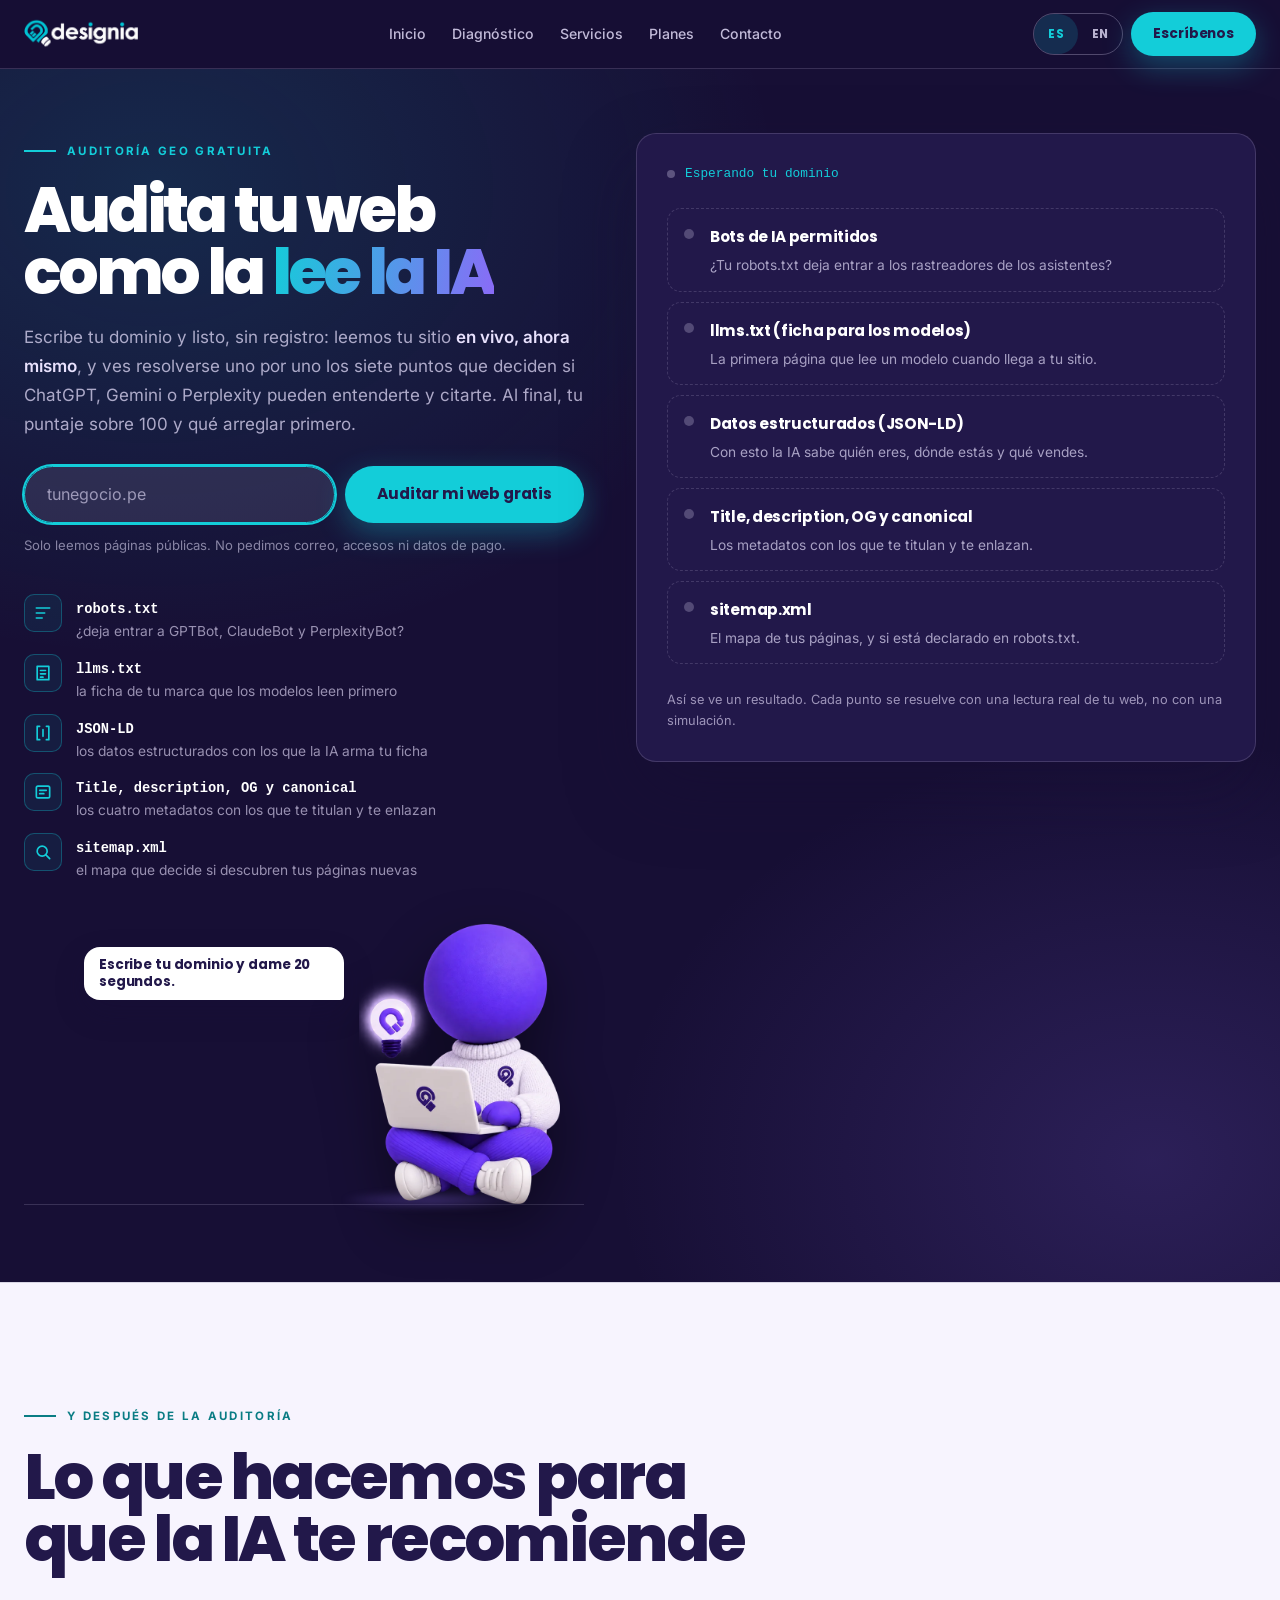
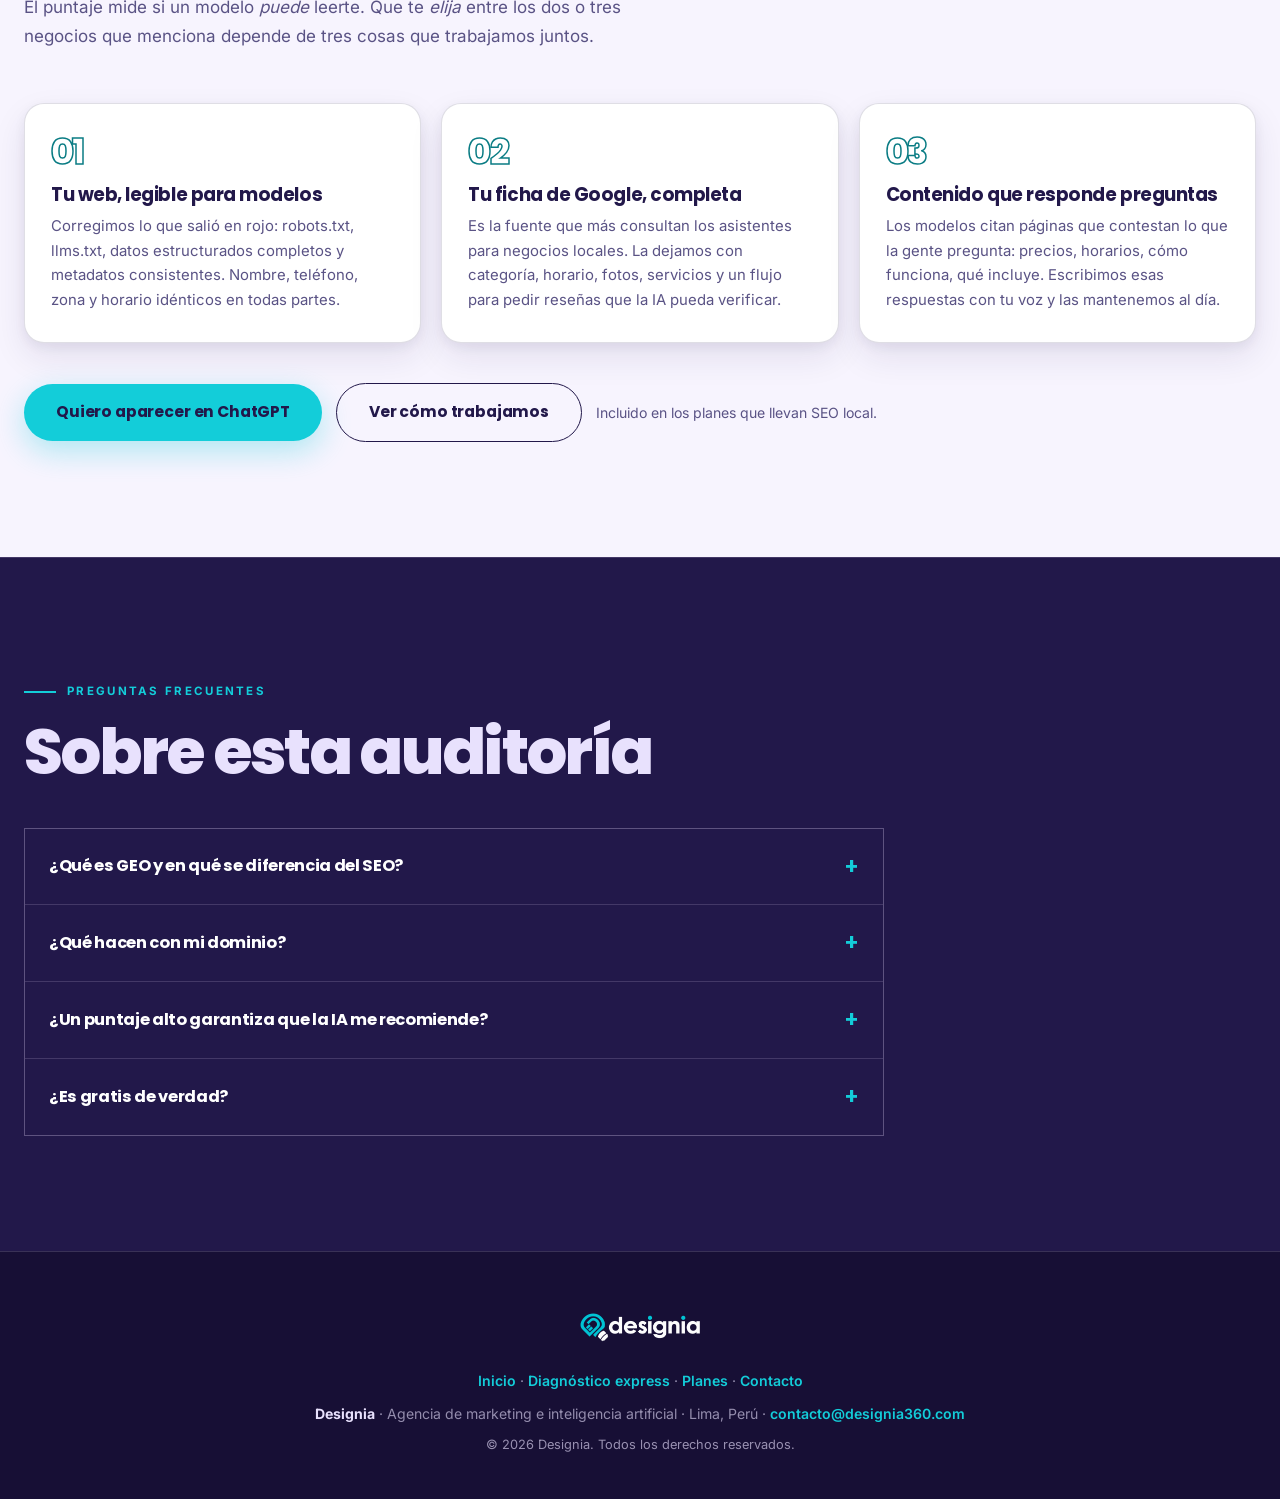
<file: es/auditoria.html>
<!DOCTYPE html>
<html lang="es-PE">
<head>
<meta charset="UTF-8">
<meta name="viewport" content="width=device-width, initial-scale=1, viewport-fit=cover">
<title>Auditoría GEO gratis: ¿la IA puede leer tu web? · Designia</title>
<meta name="description" content="Escribe tu dominio y en 20 segundos ves si ChatGPT, Gemini y Perplexity pueden leer y citar tu web: robots.txt, llms.txt, datos estructurados, metadatos y sitemap. Gratis y sin registro.">
<meta name="theme-color" content="#22184a">
<meta name="robots" content="index,follow,max-image-preview:large">
<meta name="author" content="Designia">
<link rel="canonical" href="https://designia360.com/es/auditoria">
<meta property="og:url" content="https://designia360.com/es/auditoria">
<meta property="og:title" content="Auditoría GEO gratis · ¿La IA puede leer tu web?">
<meta property="og:description" content="Escribe tu dominio y en 20 segundos ves qué le falta a tu web para que ChatGPT, Gemini o Perplexity te recomienden. Sin registro.">
<meta property="og:type" content="website">
<meta property="og:locale" content="es_PE">
<meta property="og:site_name" content="Designia">
<meta property="og:image" content="https://designia360.com/og-designia.jpg">
<meta property="og:image:width" content="1200">
<meta property="og:image:height" content="630">
<meta name="twitter:card" content="summary_large_image">
<meta name="twitter:title" content="Auditoría GEO gratis · Designia">
<meta name="twitter:description" content="¿La IA puede leer tu web? Averígualo en 20 segundos.">
<meta name="twitter:image" content="https://designia360.com/og-designia.jpg">
<link rel="alternate" hreflang="en" href="https://designia360.com/audit">
<link rel="alternate" hreflang="es" href="https://designia360.com/es/auditoria">
<link rel="alternate" hreflang="x-default" href="https://designia360.com/audit">
<link rel="icon" href="/favicon-32.png" sizes="32x32" type="image/png">
<link rel="icon" href="/icono-192.png" sizes="192x192" type="image/png">
<link rel="apple-touch-icon" href="/apple-touch-icon.png">
<link rel="preload" href="/fonts/inter-latin.woff2" as="font" type="font/woff2" crossorigin>
<link rel="preload" href="/fonts/poppins-800.woff2" as="font" type="font/woff2" crossorigin>
<style>
@font-face{font-family:'Poppins';font-style:normal;font-weight:600;font-display:swap;src:url(/fonts/poppins-600.woff2) format('woff2')}
@font-face{font-family:'Poppins';font-style:normal;font-weight:700;font-display:swap;src:url(/fonts/poppins-700.woff2) format('woff2')}
@font-face{font-family:'Poppins';font-style:normal;font-weight:800;font-display:swap;src:url(/fonts/poppins-800.woff2) format('woff2')}
@font-face{font-family:'Inter';font-style:normal;font-weight:400 700;font-display:swap;src:url(/fonts/inter-latin.woff2) format('woff2')}
:root{
  --turq:#13CDD9;--turq-600:#0FA9B3;--turq-050:#EAFBFC;
  --tinta:#22184a;--tinta-900:#170F35;--tinta-800:#1C1440;--tinta-700:#2E2160;
  --intenso:#271d9c;--violeta:#8b6af7;--lavanda:#e8e1fd;--lav-050:#F7F4FE;--lav-100:#EFEAFC;
  --texto:#5A5385;--blanco:#fff;--coral:#FF9A7A;
  --hilo:rgba(232,225,253,.16);--hilo-claro:rgba(34,24,74,.14);
  --grad-marca:linear-gradient(100deg,var(--turq) 0%,var(--violeta) 100%);
  --r-sm:10px;--r:14px;--r-lg:20px;--r-full:999px;
  --sh:0 4px 12px rgba(34,24,74,.06),0 14px 34px rgba(34,24,74,.09);
  --sh-turq:0 10px 30px rgba(19,205,217,.32);
  --ease:cubic-bezier(.22,.61,.36,1);--ease-expo:cubic-bezier(.16,1,.3,1);
  --sp:clamp(72px,9vw,130px);
}
*,*::before,*::after{margin:0;padding:0;box-sizing:border-box}
html{scroll-behavior:smooth;-webkit-text-size-adjust:100%;scroll-padding-top:80px;overflow-x:clip}
body{font-family:'Inter',system-ui,-apple-system,'Segoe UI',sans-serif;font-size:clamp(.95rem,.92rem + .2vw,1.05rem);line-height:1.6;
  color:var(--lavanda);background:var(--tinta-900);-webkit-font-smoothing:antialiased}
img,svg{max-width:100%;display:block}
[hidden]{display:none!important}
a{color:var(--turq)}
button,input{font:inherit;color:inherit}
button{background:none;border:0;cursor:pointer}
::selection{background:var(--turq);color:var(--tinta)}
h1,h2,h3,h4,.display{font-family:'Poppins',system-ui,sans-serif;line-height:1.05;letter-spacing:-.035em}
.display{font-weight:800;text-wrap:balance}
:focus-visible{outline:3px solid var(--turq);outline-offset:3px;border-radius:3px}
.sr-only{position:absolute;width:1px;height:1px;overflow:hidden;clip:rect(0 0 0 0);white-space:nowrap}
.skip{position:absolute;left:-999px;top:0;z-index:100;background:var(--turq);color:var(--tinta);padding:12px 20px;font-weight:700;text-decoration:none}
.skip:focus{left:0}
.inner{max-width:1240px;margin:auto;position:relative}
.section{padding:var(--sp) 24px;position:relative}
.w-luz{background:var(--lav-050);color:var(--texto);border-top:1px solid var(--hilo-claro)}
.w-luz h2,.w-luz h3{color:var(--tinta)}
.w-dark{background:var(--tinta);color:var(--lavanda);border-top:1px solid var(--hilo)}
.kicker{display:inline-flex;align-items:center;gap:11px;text-transform:uppercase;letter-spacing:.2em;font-size:.72rem;font-weight:700;color:var(--turq);margin-bottom:20px}
.kicker::before{content:"";width:32px;height:2px;background:var(--turq);flex:none}
.w-luz .kicker{color:var(--turq-600)}.w-luz .kicker::before{background:var(--turq-600)}
h2.display{font-size:clamp(2rem,5.4vw,4rem);line-height:.98;letter-spacing:-.042em}
.sec-lead{max-width:660px;margin-top:22px;font-size:1.06rem;line-height:1.7;color:rgba(232,225,253,.72)}
.w-luz .sec-lead{color:var(--texto)}
.grad{background:var(--grad-marca);-webkit-background-clip:text;background-clip:text;color:transparent}

/* botones */
.btn{position:relative;display:inline-flex;align-items:center;justify-content:center;gap:10px;min-height:56px;padding:16px 32px;
  border-radius:var(--r-full);font-family:'Poppins',sans-serif;font-weight:700;font-size:.97rem;letter-spacing:-.01em;text-decoration:none;
  cursor:pointer;transition:transform .35s var(--ease),box-shadow .35s var(--ease),background .3s,color .3s,border-color .3s;overflow:hidden;isolation:isolate}
.btn>*{position:relative;z-index:2}
.btn-primary{background:var(--turq);color:var(--tinta);box-shadow:var(--sh-turq)}
.btn-primary:hover{transform:translateY(-3px);box-shadow:0 16px 44px rgba(19,205,217,.48)}
.btn-primary[disabled]{opacity:.6;transform:none;cursor:progress}
.btn-ghost{border:1.5px solid rgba(232,225,253,.34);color:var(--lavanda)}
.btn-ghost:hover{border-color:var(--turq);color:var(--turq);transform:translateY(-3px)}
.btn-line{border:1.5px solid var(--tinta);color:var(--tinta)}
.btn-line:hover{background:var(--tinta);color:var(--lavanda);transform:translateY(-3px)}
.btn-sm{min-height:44px;padding:11px 22px;font-size:.85rem}
.cta-row{display:flex;gap:14px;flex-wrap:wrap;align-items:center}

/* barra */
.topbar{position:sticky;top:0;z-index:60;display:flex;align-items:center;justify-content:space-between;gap:16px;padding:12px 24px;
  background:rgba(23,15,53,.86);backdrop-filter:blur(16px);-webkit-backdrop-filter:blur(16px);border-bottom:1px solid var(--hilo)}
.logo-top{height:38px;width:auto}
.topbar nav{display:flex;gap:26px}
.topbar nav a{color:rgba(232,225,253,.82);text-decoration:none;font-weight:500;font-size:.88rem;transition:color .3s}
.topbar nav a:hover{color:var(--turq)}
@media(max-width:820px){.topbar nav{display:none}}

/* ======================= AUDITORÍA ======================= */
.aud{position:relative;overflow:hidden;padding:clamp(40px,5vw,72px) 24px clamp(56px,6vw,96px);background:var(--tinta-900)}
.aud::before{content:"";position:absolute;inset:0;pointer-events:none;
  background:radial-gradient(70% 55% at 12% 10%,rgba(19,205,217,.14),transparent 70%),radial-gradient(60% 50% at 90% 90%,rgba(139,106,247,.18),transparent 70%)}
.aud-grid{display:grid;grid-template-columns:minmax(0,.95fr) minmax(0,1.05fr);gap:clamp(28px,4vw,64px);align-items:start}
@media(max-width:960px){.aud-grid{grid-template-columns:1fr}}
/* Con resultado a la vista pasa a tres columnas: el puntaje y el plan quedan al
   lado de las comprobaciones, sin obligar a bajar media página. */
@media(min-width:1200px){
  .aud-grid.con-res{grid-template-columns:minmax(0,.78fr) minmax(0,1fr) minmax(0,.95fr);gap:clamp(24px,2.6vw,40px)}
  .aud-grid.con-res .aud-copy .lead{font-size:1rem}
}
/* Con el resultado delante, la lista de "qué revisamos" sobra: ya está resuelta */
.con-res .aud-checks{display:none}
.con-res .dz-aud{margin-top:32px}
.ap-res{align-self:start;background:var(--tinta);border:1px solid var(--hilo);border-radius:var(--r-lg);
  padding:clamp(20px,2.4vw,28px);box-shadow:0 30px 70px rgba(23,15,53,.35)}
@media(max-width:1199px){.ap-res{grid-column:1/-1;margin-top:clamp(24px,3vw,36px)}}
.aud h1{font-size:clamp(2.2rem,1.2rem + 3.4vw,4rem);line-height:.98;letter-spacing:-.048em;color:var(--blanco)}
.aud .lead{margin:20px 0 28px;max-width:560px;font-size:1.06rem;line-height:1.7;color:rgba(232,225,253,.72)}
.aud .lead strong{color:var(--lavanda);font-weight:600}
.aud-form{display:flex;gap:10px;flex-wrap:wrap;max-width:560px}
.aud-form input{flex:1 1 220px;min-height:56px;padding:0 22px;border-radius:var(--r-full);border:1px solid rgba(232,225,253,.28);
  background:rgba(232,225,253,.07);color:var(--blanco);font-size:1rem;transition:border-color .3s,background .3s}
.aud-form input::placeholder{color:rgba(232,225,253,.45)}
.aud-form input:focus{outline:none;border-color:var(--turq);background:rgba(232,225,253,.1)}
.aud-nota{margin-top:12px;font-size:.82rem;color:rgba(232,225,253,.55)}
.aud-nota.err{color:var(--coral)}
.aud-checks{list-style:none;display:grid;gap:12px;margin-top:38px;max-width:560px}
.aud-checks li{display:grid;grid-template-columns:38px 1fr;gap:14px;align-items:start}
.aud-checks i{width:38px;height:38px;border-radius:10px;display:grid;place-items:center;border:1px solid rgba(19,205,217,.3);background:rgba(19,205,217,.08)}
.aud-checks svg{width:20px;height:20px;fill:none;stroke:var(--turq);stroke-width:2;stroke-linecap:round;stroke-linejoin:round}
.aud-checks code{font-family:ui-monospace,SFMono-Regular,Menlo,Consolas,monospace;font-size:.86rem;color:var(--blanco);font-weight:700}
.aud-checks span{display:block;font-size:.86rem;color:rgba(232,225,253,.62);line-height:1.5}

/* Designio audita: sentado con la laptop, de pie sobre una línea, con globo */
.dz-aud{position:relative;display:none;margin-top:44px;padding-top:0;border-bottom:1px solid var(--hilo);max-width:560px}
.dz-aud img{height:280px;width:auto;margin-left:auto;margin-right:24px;position:relative;z-index:1;
  filter:drop-shadow(0 22px 28px rgba(0,0,0,.42));animation:flota 6s ease-in-out infinite}
@keyframes flota{50%{transform:translateY(-7px)}}
.dz-aud::after{content:"";position:absolute;right:54px;bottom:-6px;width:190px;height:20px;border-radius:50%;
  background:radial-gradient(ellipse at center,rgba(139,106,247,.5),transparent 70%);filter:blur(3px)}
.dz-dice{position:absolute;z-index:2;top:8%;right:calc(100% - 320px);max-width:260px;padding:10px 15px;border-radius:16px 16px 4px 16px;
  background:var(--blanco);color:var(--tinta);font-family:'Poppins',sans-serif;font-weight:700;font-size:.84rem;letter-spacing:-.01em;line-height:1.25;
  box-shadow:0 12px 30px rgba(23,15,53,.22);transition:opacity .35s,transform .45s var(--ease-expo)}
.dz-dice::after{content:"";position:absolute;right:-7px;bottom:5px;border:7px solid transparent;border-left-color:var(--blanco);border-bottom:0}
.dz-dice.cambia{opacity:0;transform:translateY(8px) scale(.94)}
@media(min-width:961px){.dz-aud{display:block}}

/* Panel de resultados */
.aud-panel{position:relative;background:var(--tinta);border:1px solid var(--hilo);border-radius:var(--r-lg);padding:clamp(20px,3vw,30px);
  box-shadow:0 30px 70px rgba(23,15,53,.35);min-height:520px}
.ap-estado{display:flex;align-items:center;gap:10px;font-family:ui-monospace,SFMono-Regular,Menlo,Consolas,monospace;font-size:.8rem;color:var(--turq);margin-bottom:18px;min-height:1.4em}
.ap-estado i{width:8px;height:8px;border-radius:50%;background:var(--turq);flex:none;animation:pulsa 1.4s infinite}
.ap-estado.quieto i{animation:none;background:rgba(232,225,253,.3)}
@keyframes pulsa{50%{opacity:.3}}
.ap-lista{list-style:none;display:grid;gap:10px}
.ap-item{position:relative;padding:14px 58px 14px 42px;border-radius:var(--r);background:rgba(232,225,253,.04);border:1px solid var(--hilo);
  opacity:.45;transition:opacity .4s,border-color .4s,background .4s,transform .4s var(--ease)}
.ap-item::before{content:"";position:absolute;left:16px;top:20px;width:10px;height:10px;border-radius:50%;background:rgba(232,225,253,.25);transition:background .3s,box-shadow .3s}
.ap-item.leyendo{opacity:.85}
.ap-item.leyendo::before{background:var(--turq);animation:pulsa .9s infinite}
.ap-item.listo{opacity:1;background:rgba(232,225,253,.06);animation:entra .45s var(--ease-expo) both}
@keyframes entra{from{opacity:0;transform:translateY(8px)}to{opacity:1;transform:none}}
.ap-item.ok::before{background:var(--turq);box-shadow:0 0 0 4px rgba(19,205,217,.18)}
.ap-item.aviso::before{background:var(--violeta);box-shadow:0 0 0 4px rgba(139,106,247,.22)}
.ap-item.falta::before{background:var(--coral);box-shadow:0 0 0 4px rgba(255,154,122,.2)}
.ap-item b{font-family:'Poppins',sans-serif;font-weight:700;font-size:.95rem;color:var(--blanco);letter-spacing:-.02em}
.ap-item p{padding-right:0}
.ap-item .tag{margin-left:10px;font-family:ui-monospace,SFMono-Regular,Menlo,Consolas,monospace;font-size:.72rem;font-weight:700}
.ap-item.ok .tag{color:var(--turq)}.ap-item.aviso .tag{color:var(--violeta)}.ap-item.falta .tag{color:var(--coral)}
.ap-item p{margin-top:5px;font-size:.86rem;line-height:1.55;color:rgba(232,225,253,.68)}
.ap-item .pts{position:absolute;right:14px;top:14px;font-family:'Poppins',sans-serif;font-weight:800;font-size:.86rem;color:rgba(232,225,253,.5)}
.ap-item.ok .pts{color:var(--turq)}
.ap-vivo{display:flex;align-items:center;gap:10px;margin-top:16px;padding:12px 16px;border-radius:var(--r);border:1px solid rgba(37,211,102,.28);
  background:rgba(37,211,102,.07);font-size:.82rem;color:rgba(232,225,253,.75)}
.ap-vivo i{width:7px;height:7px;border-radius:50%;background:#25d366;flex:none}

.ap-res{animation:entra .5s var(--ease-expo) both}
.ap-score{display:grid;grid-template-columns:auto minmax(0,1fr);gap:20px;align-items:center}
.ap-aro{position:relative;width:132px}
.ap-aro svg{width:100%;height:auto}
.ap-aro .cif{position:absolute;inset:0;display:grid;place-content:center;justify-items:center;gap:6px;text-align:center}
.ap-aro .cif b{font-family:'Poppins',sans-serif;font-weight:800;font-size:2.4rem;letter-spacing:-.05em;color:var(--blanco);line-height:1}
.ap-aro .cif span{font-size:.66rem;letter-spacing:.14em;text-transform:uppercase;color:rgba(232,225,253,.55)}
#apArco{transition:stroke-dashoffset 1.1s var(--ease-expo)}
.ap-lectura h3{font-family:'Poppins',sans-serif;font-weight:800;font-size:1.28rem;letter-spacing:-.035em;color:var(--blanco);line-height:1.18;text-wrap:balance}
.ap-lectura p{margin-top:8px;font-size:.9rem;line-height:1.6;color:rgba(232,225,253,.7)}
.ap-plan{margin-top:24px}
.ap-plan h4{font-size:.72rem;font-weight:700;letter-spacing:.18em;text-transform:uppercase;color:var(--turq);margin-bottom:12px}
.ap-plan ol{list-style:none;display:grid;gap:10px}
.ap-plan li{display:grid;grid-template-columns:30px 1fr;gap:12px;padding:12px 14px;border-radius:var(--r);background:rgba(139,106,247,.1);border-left:2px solid var(--violeta)}
.ap-plan .n{width:26px;height:26px;border-radius:50%;background:var(--violeta);color:#fff;display:grid;place-items:center;font-family:'Poppins',sans-serif;font-weight:800;font-size:.8rem}
.ap-plan b{display:block;font-size:.92rem;color:var(--blanco);font-weight:700;letter-spacing:-.015em}
.ap-plan span{display:block;font-size:.84rem;line-height:1.55;color:rgba(232,225,253,.7);margin-top:3px}
.ap-plan em{display:block;font-style:normal;font-size:.72rem;color:var(--violeta);margin-top:4px;font-weight:600}
.ap-acciones{display:flex;gap:12px;flex-wrap:wrap;margin-top:24px;align-items:center}
.ap-acciones .btn-ghost{min-height:48px;padding:12px 22px;font-size:.88rem}
.ap-pie{margin-top:14px;font-size:.78rem;color:rgba(232,225,253,.5)}
.ap-err{margin-top:20px;padding:18px 20px;border-radius:var(--r);border:1px solid rgba(255,154,122,.35);background:rgba(255,154,122,.08);font-size:.92rem;line-height:1.6;color:var(--lavanda)}
.ap-err b{color:var(--coral)}
.ap-err .btn{margin-top:14px}
.ap-vacio{display:grid;gap:10px;margin-top:6px}
.ap-vacio .ap-item{opacity:.35}
.ap-vacio-t{font-size:.8rem;color:rgba(232,225,253,.5);margin-top:16px}

/* después */
.tres{display:grid;grid-template-columns:repeat(auto-fit,minmax(260px,1fr));gap:20px;margin-top:52px}
.tarj{background:var(--blanco);border:1px solid var(--hilo-claro);border-radius:var(--r-lg);padding:30px 26px;box-shadow:var(--sh);
  transition:transform .4s var(--ease),border-color .3s}
.tarj:hover{transform:translateY(-5px);border-color:rgba(19,205,217,.5)}
.tarj .num{font-family:'Poppins',sans-serif;font-weight:800;font-size:2.2rem;letter-spacing:-.05em;color:transparent;-webkit-text-stroke:1.5px var(--turq-600);line-height:1;margin-bottom:16px}
.tarj h3{font-size:1.15rem;font-weight:700;margin-bottom:10px;letter-spacing:-.025em}
.tarj p{font-size:.93rem;line-height:1.65;color:var(--texto)}
.w-luz .cta-row{margin-top:40px}
.nota-luz{font-size:.88rem;color:var(--texto)}

/* preguntas */
.faq{display:grid;gap:1px;margin-top:44px;background:var(--hilo);border:1px solid var(--hilo);max-width:860px}
.faq details{background:var(--tinta)}
.faq summary{list-style:none;cursor:pointer;padding:20px 24px;font-family:'Poppins',sans-serif;font-weight:700;font-size:1.02rem;letter-spacing:-.02em;color:var(--blanco);display:flex;justify-content:space-between;gap:16px;align-items:center}
.faq summary::-webkit-details-marker{display:none}
.faq summary::after{content:"+";font-size:1.4rem;color:var(--turq);font-weight:400;transition:transform .3s}
.faq details[open] summary::after{transform:rotate(45deg)}
.faq details p{padding:0 24px 22px;font-size:.94rem;line-height:1.65;color:rgba(232,225,253,.72);max-width:720px}

footer{background:var(--tinta-900);color:rgba(232,225,253,.6);text-align:center;padding:56px 24px 44px;font-size:.88rem;border-top:1px solid var(--hilo)}
footer .logo-foot{height:40px;width:auto;margin:0 auto 22px}
footer p+p{margin-top:10px}
footer strong{color:var(--lavanda)}
footer a{color:var(--turq);font-weight:600;text-decoration:none}
.legal{font-size:.8rem;color:rgba(232,225,253,.5)}
/* En el teléfono los enlaces del pie necesitan altura de dedo, no solo de texto */
@media(max-width:760px){footer p a{display:inline-block;padding:12px 6px}}

@media(max-width:560px){
  .aud-panel{padding:18px 16px;min-height:0}
  .ap-item{padding-left:38px}
  .ap-item .pts{position:static;display:inline-block;margin-left:8px}
  .ap-score{grid-template-columns:1fr;justify-items:start}
}
@media(prefers-reduced-motion:reduce){
  *,*::before,*::after{animation-duration:.001ms!important;animation-iteration-count:1!important;transition-duration:.001ms!important}
  html{scroll-behavior:auto}
}

/* ===== Accesibilidad AA y móvil (auditoría sep-2026) ===== */
:root{--turq-700:#0A7C84}
.w-luz :focus-visible{outline-color:var(--tinta)}
.w-luz .kicker{color:var(--turq-700)}.w-luz .kicker::before{background:var(--turq-700)}
.tarj .num{-webkit-text-stroke-color:var(--turq-700)}
.aud-form input::placeholder{color:rgba(232,225,253,.6)}
.aud-form input{border-color:rgba(232,225,253,.45)}
.aud-form input:focus{box-shadow:0 0 0 2px var(--turq)}
.aud-form input[aria-invalid=true]{border-color:var(--coral)}
.legal,.ap-vacio-t{color:rgba(232,225,253,.62)}
.topbar>a{display:inline-flex;align-items:center;min-height:44px}
/* la vista previa se lee: ejemplo con borde punteado, no texto atenuado */
.ap-vacio .ap-item{opacity:1;border-style:dashed;background:transparent}
/* en una columna, la lista de "qué revisamos" repetía los mismos puntos que la vista previa */
@media(max-width:960px){.aud-checks{display:none}}

/* Selector de idioma: el idioma actual va resaltado, el otro es un enlace */
.lang-sw{display:inline-flex;align-items:center;border:1px solid rgba(232,225,253,.28);border-radius:999px;
  font-family:'Poppins',sans-serif;font-size:.74rem;font-weight:700;letter-spacing:.06em;flex:none}
.lang-sw b,.lang-sw a{display:grid;place-items:center;min-width:44px;min-height:40px;padding:0 9px;border-radius:999px}
.lang-sw b{background:rgba(19,205,217,.16);color:var(--turq)}
.lang-sw a{color:rgba(232,225,253,.78);text-decoration:none;transition:color .2s}
.lang-sw a:hover,.lang-sw a:focus-visible{color:var(--turq)}
.nav-cta{display:flex;align-items:center;gap:8px}
</style>
</head>
<body>
<a class="skip" href="#auditoria">Saltar al contenido</a>

<header class="topbar">
  <a href="/es/" aria-label="Designia, ir al inicio"><img src="/logo-designia-blanco.png" alt="Designia" class="logo-top" width="478" height="160"></a>
  <nav aria-label="Navegación principal">
    <a href="/es/">Inicio</a>
    <a href="/es/#diagnostico">Diagnóstico</a>
    <a href="/es/#servicios">Servicios</a>
    <a href="/es/#planes">Planes</a>
    <a href="/es/#contacto">Contacto</a>
  </nav>
  <div class="nav-cta"><span class="lang-sw"><b aria-current="true" title="ES">ES</b><a href="/audit" hreflang="en" lang="en" aria-label="View in English" data-ga="cta_click" data-ga-label="idioma_en">EN</a></span>
    <a class="btn btn-primary btn-sm" href="https://wa.me/51998399001?text=Hola%20Designia%2C%20vengo%20de%20la%20auditor%C3%ADa%20GEO%20de%20la%20web" target="_blank" rel="noopener" data-ga="cta_click" data-ga-label="auditoria_header_whatsapp">Escríbenos</a>
  </div>
</header>

<main>
<section class="aud" id="auditoria">
  <div class="inner aud-grid" id="audGrid">
    <div class="aud-copy">
      <span class="kicker">Auditoría GEO gratuita</span>
      <h1 class="display">Audita tu web como la <span class="grad">lee la IA</span></h1>
      <p class="lead">Escribe tu dominio y listo, sin registro: leemos tu sitio <strong>en vivo, ahora mismo</strong>, y ves resolverse uno por uno los siete puntos que deciden si ChatGPT, Gemini o Perplexity pueden entenderte y citarte. Al final, tu puntaje sobre 100 y qué arreglar primero.</p>

      <form class="aud-form" id="audForm" novalidate>
        <label class="sr-only" for="dominio">Dominio de tu web</label>
        <input type="text" id="dominio" name="dominio" placeholder="tunegocio.pe" autocomplete="url" inputmode="url" spellcheck="false" autocapitalize="off" aria-describedby="audNota">
        <button class="btn btn-primary" id="audBtn" type="submit">Auditar mi web gratis</button>
      </form>
      <p class="aud-nota" id="audNota" aria-live="polite">Solo leemos páginas públicas. No pedimos correo, accesos ni datos de pago.</p>

      <ul class="aud-checks" aria-label="Qué revisamos">
        <li><i><svg viewBox="0 0 24 24"><path d="M4 6h16M4 12h10M4 18h7"/></svg></i><div><code>robots.txt</code><span>¿deja entrar a GPTBot, ClaudeBot y PerplexityBot?</span></div></li>
        <li><i><svg viewBox="0 0 24 24"><path d="M5 4h14v16H5zM9 9h6M9 13h6M9 17h3"/></svg></i><div><code>llms.txt</code><span>la ficha de tu marca que los modelos leen primero</span></div></li>
        <li><i><svg viewBox="0 0 24 24"><path d="M8 4H5v16h3M16 4h3v16h-3M12 8v8"/></svg></i><div><code>JSON-LD</code><span>los datos estructurados con los que la IA arma tu ficha</span></div></li>
        <li><i><svg viewBox="0 0 24 24"><rect x="4" y="5" width="16" height="14" rx="2"/><path d="M8 10h8M8 14h5"/></svg></i><div><code>Title, description, OG y canonical</code><span>los cuatro metadatos con los que te titulan y te enlazan</span></div></li>
        <li><i><svg viewBox="0 0 24 24"><circle cx="11" cy="11" r="6"/><path d="M20 20l-4.5-4.5"/></svg></i><div><code>sitemap.xml</code><span>el mapa que decide si descubren tus páginas nuevas</span></div></li>
      </ul>

      <div class="dz-aud" aria-hidden="true">
        <span class="dz-dice" id="dzDice">Escribe tu dominio y dame 20 segundos.</span>
        <img src="/designio/laptop.webp" width="516" height="720" alt="" loading="lazy" decoding="async">
      </div>
    </div>

    <div class="aud-panel" id="audPanel">
      <p class="sr-only" id="apAnuncio" role="status"></p>
      <div class="ap-estado quieto" id="apEstado" role="status"><i></i><span>Esperando tu dominio</span></div>
      <ol class="ap-lista" id="apLista"></ol>
      <div class="ap-vacio" id="apVacio">
        <div class="ap-item"><b>Bots de IA permitidos</b><p>¿Tu robots.txt deja entrar a los rastreadores de los asistentes?</p></div>
        <div class="ap-item"><b>llms.txt (ficha para los modelos)</b><p>La primera página que lee un modelo cuando llega a tu sitio.</p></div>
        <div class="ap-item"><b>Datos estructurados (JSON-LD)</b><p>Con esto la IA sabe quién eres, dónde estás y qué vendes.</p></div>
        <div class="ap-item"><b>Title, description, OG y canonical</b><p>Los metadatos con los que te titulan y te enlazan.</p></div>
        <div class="ap-item"><b>sitemap.xml</b><p>El mapa de tus páginas, y si está declarado en robots.txt.</p></div>
        <p class="ap-vacio-t">Así se ve un resultado. Cada punto se resuelve con una lectura real de tu web, no con una simulación.</p>
      </div>
      <div class="ap-err" id="apErr" hidden></div>
    </div>

    <aside class="ap-res" id="apRes" hidden aria-label="Tu resultado">
      <div class="ap-score">
        <div class="ap-aro">
          <svg viewBox="0 0 120 120" aria-hidden="true">
            <circle cx="60" cy="60" r="52" fill="none" stroke="rgba(232,225,253,.22)" stroke-width="10"/>
            <circle id="apArco" cx="60" cy="60" r="52" fill="none" stroke="#13CDD9" stroke-width="10" stroke-linecap="round" stroke-dasharray="327" stroke-dashoffset="327" transform="rotate(-90 60 60)"/>
          </svg>
          <div class="cif"><b id="apNum">0</b><span>de 100</span></div>
        </div>
        <div class="ap-lectura"><h3 id="apBanda" tabindex="-1"></h3><p id="apLect"></p></div>
      </div>
      <div class="ap-plan" id="apPlan"><h4>Tu plan de arreglo: lo que más sube tu puntaje, en orden</h4><ol id="apPlanLista"></ol></div>
      <div class="ap-acciones">
        <a class="btn btn-primary" id="apCta" href="#" target="_blank" rel="noopener">Quiero que lo arreglen por mí</a>
        <button class="btn btn-ghost" id="apOtra" type="button">Auditar otra web</button>
      </div>
      <p class="ap-pie">Te escribimos por WhatsApp con el resultado ya adjunto. Sin costo y sin compromiso.</p>
    </aside>
  </div>
</section>

<section class="section w-luz" id="despues">
  <div class="inner">
    <span class="kicker">Y después de la auditoría</span>
    <h2 class="display">Lo que hacemos para que la IA te recomiende</h2>
    <p class="sec-lead">El puntaje mide si un modelo <em>puede</em> leerte. Que te <em>elija</em> entre los dos o tres negocios que menciona depende de tres cosas que trabajamos juntos.</p>
    <div class="tres">
      <div class="tarj"><div class="num">01</div><h3>Tu web, legible para modelos</h3><p>Corregimos lo que salió en rojo: robots.txt, llms.txt, datos estructurados completos y metadatos consistentes. Nombre, teléfono, zona y horario idénticos en todas partes.</p></div>
      <div class="tarj"><div class="num">02</div><h3>Tu ficha de Google, completa</h3><p>Es la fuente que más consultan los asistentes para negocios locales. La dejamos con categoría, horario, fotos, servicios y un flujo para pedir reseñas que la IA pueda verificar.</p></div>
      <div class="tarj"><div class="num">03</div><h3>Contenido que responde preguntas</h3><p>Los modelos citan páginas que contestan lo que la gente pregunta: precios, horarios, cómo funciona, qué incluye. Escribimos esas respuestas con tu voz y las mantenemos al día.</p></div>
    </div>
    <div class="cta-row">
      <a class="btn btn-primary" href="https://wa.me/51998399001?text=Hola%20Designia%2C%20quiero%20que%20mi%20negocio%20aparezca%20cuando%20le%20preguntan%20a%20ChatGPT" target="_blank" rel="noopener" data-ga="cta_click" data-ga-label="auditoria_geo_cta">Quiero aparecer en ChatGPT</a>
      <a class="btn btn-line" href="/es/#planes">Ver cómo trabajamos</a>
      <span class="nota-luz">Incluido en los planes que llevan SEO local.</span>
    </div>
  </div>
</section>

<section class="section w-dark" id="preguntas">
  <div class="inner">
    <span class="kicker">Preguntas frecuentes</span>
    <h2 class="display">Sobre esta auditoría</h2>
    <div class="faq">
      <details><summary>¿Qué es GEO y en qué se diferencia del SEO?</summary><p>GEO (optimización para motores generativos) es que tu negocio aparezca en las respuestas de ChatGPT, Gemini, Perplexity o Copilot cuando alguien pregunta por un servicio como el tuyo. El SEO trabaja para que salgas en la lista de Google; el GEO, para que el asistente te nombre y te cite como fuente. Se apoyan: una web bien estructurada sirve a los dos.</p></details>
      <details><summary>¿Qué hacen con mi dominio?</summary><p>Solo leemos páginas públicas de tu sitio (la portada, robots.txt, llms.txt y sitemap.xml), con un rastreador identificado como DesigniaAuditBot. No pedimos accesos ni datos personales y no guardamos tu información: el resultado se conserva tres minutos en caché para no leer tu web dos veces seguidas.</p></details>
      <details><summary>¿Un puntaje alto garantiza que la IA me recomiende?</summary><p>No. El puntaje mide si un modelo puede leerte y entenderte, que es el requisito. Que te elija depende además de tu ficha de Google, tus reseñas y de tener contenido que responda preguntas reales. Eso es lo que trabajamos después de la auditoría.</p></details>
      <details><summary>¿Es gratis de verdad?</summary><p>Sí. La auditoría es gratuita y no requiere registro. Si quieres que arreglemos lo que salió mal, conversamos por WhatsApp y te decimos qué toma y cuánto cuesta antes de empezar.</p></details>
    </div>
  </div>
</section>
</main>

<footer>
  <img src="/logo-designia-blanco.png" alt="Designia" class="logo-foot" width="478" height="160" loading="lazy" decoding="async">
  <p><a href="/es/">Inicio</a> · <a href="/es/#diagnostico">Diagnóstico express</a> · <a href="/es/#planes">Planes</a> · <a href="/es/#contacto">Contacto</a></p>
  <p><strong>Designia</strong> · Agencia de marketing e inteligencia artificial · Lima, Perú · <a href="mailto:contacto@designia360.com">contacto@designia360.com</a></p>
  <p class="legal">© <span id="anio"></span> Designia. Todos los derechos reservados.</p>
</footer>

<script type="application/ld+json">
{
"@context":"https://schema.org",
"@graph":[
 {
  "@type":"WebPage",
  "@id":"https://designia360.com/es/auditoria#pagina",
  "url":"https://designia360.com/es/auditoria",
  "name":"Auditoría GEO gratis: ¿la IA puede leer tu web?",
  "description":"Herramienta gratuita de Designia que lee en vivo un sitio web y puntúa sobre 100 si los asistentes de IA (ChatGPT, Gemini, Perplexity) pueden leerlo y citarlo: robots.txt, llms.txt, datos estructurados, metadatos y sitemap.",
  "isPartOf":{"@id":"https://designia360.com/#sitio"},
  "about":{"@id":"https://designia360.com/#agencia"},
  "inLanguage":"es-PE",
  "dateModified":"2026-09-19",
  "breadcrumb":{"@type":"BreadcrumbList","itemListElement":[
    {"@type":"ListItem","position":1,"name":"Inicio","item":"https://designia360.com/"},
    {"@type":"ListItem","position":2,"name":"Auditoría GEO","item":"https://designia360.com/es/auditoria"}]}
 },
 {
  "@type":"WebApplication",
  "@id":"https://designia360.com/es/auditoria#app",
  "name":"Auditoría GEO de Designia",
  "url":"https://designia360.com/es/auditoria",
  "applicationCategory":"BusinessApplication",
  "operatingSystem":"Web",
  "browserRequirements":"Requires JavaScript",
  "description":"Escribe un dominio y en unos 20 segundos obtienes un puntaje sobre 100 de preparación para buscadores de IA, con siete comprobaciones reales y un plan de arreglo priorizado.",
  "offers":{"@type":"Offer","price":"0","priceCurrency":"PEN"},
  "provider":{"@id":"https://designia360.com/#agencia"},
  "inLanguage":"es-PE"
 },
 {
  "@type":"FAQPage",
  "mainEntity":[
   {"@type":"Question","name":"¿Qué es GEO y en qué se diferencia del SEO?","acceptedAnswer":{"@type":"Answer","text":"GEO (optimización para motores generativos) es que tu negocio aparezca en las respuestas de ChatGPT, Gemini, Perplexity o Copilot cuando alguien pregunta por un servicio como el tuyo. El SEO trabaja para que salgas en la lista de Google; el GEO, para que el asistente te nombre y te cite como fuente."}},
   {"@type":"Question","name":"¿Qué hacen con mi dominio?","acceptedAnswer":{"@type":"Answer","text":"Solo se leen páginas públicas del sitio (portada, robots.txt, llms.txt y sitemap.xml) con un rastreador identificado como DesigniaAuditBot. No se piden accesos ni datos personales y el resultado se conserva tres minutos en caché."}},
   {"@type":"Question","name":"¿Un puntaje alto garantiza que la IA me recomiende?","acceptedAnswer":{"@type":"Answer","text":"No. El puntaje mide si un modelo puede leer y entender la web, que es el requisito. Que la elija depende además de la ficha de Google, las reseñas y de tener contenido que responda preguntas reales."}},
   {"@type":"Question","name":"¿Es gratis de verdad?","acceptedAnswer":{"@type":"Answer","text":"Sí. La auditoría es gratuita y no requiere registro."}}
  ]
 }
]
}
</script>

<script>
window.GA4_ID = 'G-KL47X1FMRY';
window.dataLayer = window.dataLayer || [];
function gtag(){dataLayer.push(arguments);}
(function(){
  gtag('js', new Date());
  if(!/^G-[A-Z0-9]{6,}$/.test(window.GA4_ID) || window.GA4_ID === 'G-XXXXXXXXXX') return;
  gtag('config', window.GA4_ID);
  var s = document.createElement('script'); s.async = true;
  s.src = 'https://www.googletagmanager.com/gtag/js?id=' + window.GA4_ID; document.head.appendChild(s);
})();
</script>
<script>
(function(){
'use strict';
var $ = function(s){ return document.querySelector(s); };
var reduce = matchMedia('(prefers-reduced-motion: reduce)').matches;
function ev(n, p){ try{ gtag('event', n, p || {}); }catch(e){} }
document.addEventListener('click', function(e){
  var el = e.target.closest('[data-ga]'); if(!el) return;
  var p = {}; if(el.dataset.gaLabel) p.item_name = el.dataset.gaLabel; if(el.href) p.link_url = el.href;
  ev(el.dataset.ga, p);
}, {passive:true});
$('#anio').textContent = new Date().getFullYear();

var form = $('#audForm'), input = $('#dominio'), btn = $('#audBtn'), nota = $('#audNota');
var estado = $('#apEstado'), lista = $('#apLista'), vacio = $('#apVacio'), err = $('#apErr'), res = $('#apRes'), dice = $('#dzDice');
var ETIQ = {ok:'Bien', aviso:'Atención', falta:'Falta'};
var NOMBRES = ['robots.txt','Bots de IA permitidos','llms.txt (ficha para los modelos)','Datos estructurados (JSON-LD)','Title, description, OG y canonical','sitemap.xml','Sitemap declarado en robots.txt'];
var corriendo = false, temporizadores = [];
// Abierto como archivo o en un servidor estático no hay función de Cloudflare: se avisa en vez de fingir un fallo.
var enLocal = location.protocol === 'file:' || /^(localhost|127\.|0\.0\.0\.0|\[::1\])/.test(location.hostname);

function habla(t){
  if(!dice) return;
  dice.classList.add('cambia');
  setTimeout(function(){ dice.textContent = t; dice.classList.remove('cambia'); }, 280);
}
function limpiar(v){
  return (v || '').trim().toLowerCase().replace(/^https?:\/\//, '').replace(/^www\./, '').replace(/[\/?#].*$/, '').replace(/:\d+$/, '');
}
function reiniciar(){
  temporizadores.forEach(clearTimeout); temporizadores = [];
  lista.innerHTML = ''; err.hidden = true; res.hidden = true; vacio.hidden = false;
  $('#audGrid').classList.remove('con-res');
  estado.classList.add('quieto'); estado.lastElementChild.textContent = 'Esperando tu dominio';
  nota.classList.remove('err'); nota.textContent = 'Solo leemos páginas públicas. No pedimos correo, accesos ni datos de pago.';
  habla('Escribe tu dominio y dame 20 segundos.');
}
function fila(nombre){
  var li = document.createElement('li'); li.className = 'ap-item';
  li.innerHTML = '<b></b><span class="tag"></span><span class="pts"></span><p></p>';
  li.querySelector('b').textContent = nombre;
  lista.appendChild(li); return li;
}
function pintarFila(li, c){
  li.className = 'ap-item listo ' + c.estado;
  li.querySelector('.tag').textContent = ETIQ[c.estado] || c.estado;
  li.querySelector('.pts').textContent = c.pts + '/' + c.peso;
  li.querySelector('p').textContent = c.detalle;
}
function banda(p){
  if(p >= 85) return ['Listo para que te citen', 'Un modelo puede leerte y armar tu ficha. Lo que sigue es que te elija: ficha de Google, reseñas y contenido que responda preguntas.'];
  if(p >= 60) return ['Vas bien, pero se te escapan puntos fáciles', 'La base está. Los arreglos de abajo son concretos y suben el puntaje rápido.'];
  if(p >= 35) return ['A medias: la IA te ve borroso', 'Falta más de la mitad de lo que un modelo necesita para describirte con confianza. Se arregla en una semana de trabajo.'];
  return ['Hoy la IA casi no te ve', 'Sin ficha para modelos ni datos estructurados, un asistente adivina o te omite. La buena noticia: todo esto se construye.'];
}

function auditar(dom, origen){
  if(corriendo) return;
  corriendo = true; btn.disabled = true; btn.textContent = 'Leyendo tu web…';
  temporizadores.forEach(clearTimeout); temporizadores = [];
  lista.innerHTML = ''; err.hidden = true; res.hidden = true; vacio.hidden = true;
  estado.classList.remove('quieto'); estado.lastElementChild.textContent = 'Auditando ' + dom + ' en vivo';
  habla('Leyendo ' + dom + '…');
  try{ history.replaceState(null, '', '/es/auditoria?dominio=' + encodeURIComponent(dom)); }catch(e){}
  ev('auditoria_inicio', {dominio: dom, origen: origen || 'pagina'});

  var filas = NOMBRES.map(fila);
  filas[0].classList.add('leyendo');
  var t0 = Date.now();

  fetch('/api/auditar?dominio=' + encodeURIComponent(dom), {headers:{'Accept':'application/json'}})
    .then(function(r){ return r.json().then(function(j){ return {status: r.status, j: j}; }, function(){ return {status: r.status, j: null}; }); })
    .then(function(x){
      if(x.status === 200 && x.j && x.j.checks){ mostrar(x.j, filas); return; }
      var msg;
      if(x.status === 400) msg = '<b>Ese dominio no parece válido.</b> Escríbelo como <code>tunegocio.pe</code>, sin rutas ni espacios.';
      else if(x.status === 502) msg = '<b>No pudimos leer ' + dom + '.</b> No responde, no existe o bloquea lecturas automáticas. Revisa que esté bien escrito.';
      else if(enLocal) msg = '<b>Estás viendo una copia local.</b> El auditor corre en el servidor de Cloudflare, así que aquí no responde. Pruébalo publicado en <a href="https://designia360.com/es/auditoria" target="_blank" rel="noopener">designia360.com/es/auditoria</a>.';
      else msg = '<b>El auditor automático no está disponible en este momento.</b> Escríbenos con tu dominio y te mandamos la auditoría hecha a mano, sin costo.';
      fallar(msg, dom);
    })
    .catch(function(){ fallar('<b>Se cortó la conexión.</b> Vuelve a intentarlo en unos segundos o escríbenos con tu dominio y la hacemos por ti.', dom); });
}

function fallar(msg, dom){
  temporizadores.forEach(clearTimeout);
  lista.innerHTML = '';
  estado.classList.add('quieto'); estado.lastElementChild.textContent = 'Sin resultado';
  err.innerHTML = msg + '<br><a class="btn btn-primary btn-sm" target="_blank" rel="noopener" href="https://wa.me/51998399001?text=' +
    encodeURIComponent('Hola Designia, quise auditar ' + dom + ' en la web y no salió. ¿Me la hacen ustedes?') + '">Pedirla por WhatsApp</a>';
  err.hidden = false;
  habla(enLocal ? 'Aquí en local no puedo auditar. Publicada sí.' : 'No pude leer esa web. ¿Está bien escrita?');
  corriendo = false; btn.disabled = false; btn.textContent = 'Auditar mi web gratis';
}

function mostrar(j, filas){
  var paso = reduce ? 0 : 480;
  j.checks.forEach(function(c, i){
    temporizadores.push(setTimeout(function(){
      filas.forEach(function(f){ f.classList.remove('leyendo'); });
      pintarFila(filas[i], c);
      if(filas[i + 1]) filas[i + 1].classList.add('leyendo');
    }, paso * i));
  });
  temporizadores.push(setTimeout(function(){
    var vivo = document.createElement('li'); vivo.className = 'ap-vivo';
    vivo.innerHTML = '<i></i><span>Auditoría en vivo: cada punto es una lectura real de tu sitio, hecha en ' + (j.ms / 1000).toFixed(1).replace('.', ',') + ' s.</span>';
    lista.appendChild(vivo);

    estado.classList.add('quieto'); estado.lastElementChild.textContent = 'Auditoría de ' + j.dominio + ' · ' + j.checks.length + ' puntos revisados';
    $('#audGrid').classList.add('con-res');
    var p = j.puntaje, b = banda(p);
    $('#apBanda').textContent = b[0]; $('#apLect').textContent = b[1];
    var arco = $('#apArco'); arco.style.stroke = p >= 60 ? '#13CDD9' : p >= 35 ? '#8b6af7' : '#FF9A7A';
    res.hidden = false;
    requestAnimationFrame(function(){ arco.style.strokeDashoffset = String(327 - 327 * p / 100); });
    var num = $('#apNum'); num.textContent = String(p);
    if(!reduce){
      var listo = false; setTimeout(function(){ listo = true; num.textContent = String(p); }, 1300);
      requestAnimationFrame(function(t0){ (function contar(t){
        if(listo) return; var q = Math.min((t - t0) / 1100, 1);
        num.textContent = String(Math.round(p * (1 - Math.pow(1 - q, 3))));
        if(q < 1) requestAnimationFrame(contar); else { listo = true; num.textContent = String(p); }
      })(t0); });
    }

    // plan: lo que más puntos deja sobre la mesa
    var pend = j.checks.filter(function(c){ return c.estado !== 'ok'; })
      .sort(function(a, b2){ return (b2.peso - b2.pts) - (a.peso - a.pts); }).slice(0, 3);
    var ol = $('#apPlanLista'); ol.innerHTML = '';
    if(!pend.length){
      $('#apPlan').querySelector('h4').textContent = 'No hay nada urgente que arreglar';
      ol.innerHTML = '<li><span class="n">✓</span><div><b>Tu web ya es legible para los modelos.</b><span>Lo que mueve la aguja ahora es fuera de la web: ficha de Google, reseñas y contenido que responda preguntas. Ahí es donde entramos.</span></div></li>';
    } else {
      $('#apPlan').querySelector('h4').textContent = 'Tu plan de arreglo: lo que más sube tu puntaje, en orden';
      pend.forEach(function(c, i){
        var li = document.createElement('li');
        li.innerHTML = '<span class="n">' + (i + 1) + '</span><div><b></b><span></span><em></em></div>';
        li.querySelector('b').textContent = c.nombre;
        li.querySelector('span:not(.n)').textContent = c.arreglo;
        li.querySelector('em').textContent = '+' + (c.peso - c.pts) + ' puntos';
        ol.appendChild(li);
      });
    }
    var msg = 'Hola Designia, auditè mi web ' + j.dominio + ' en designia360.com/es/auditoria y saqué ' + p + '/100. ' +
      (pend.length ? 'Lo que me falta: ' + pend.map(function(c){ return c.nombre; }).join(', ') + '. ' : '') + 'Quiero que me ayuden a arreglarlo.';
    $('#apCta').href = 'https://wa.me/51998399001?text=' + encodeURIComponent(msg.replace('auditè', 'audité'));
    habla(p >= 85 ? '¡Así se hace! Te leen sin problema.' : p >= 60 ? 'Ya casi. Mira el plan de abajo.' : p >= 35 ? 'Tiene arreglo, y es rápido.' : 'Tranquilo: todo esto se construye.');
    ev('auditoria_completada', {value: p, score: p, dominio: j.dominio});
    corriendo = false; btn.disabled = false; btn.textContent = 'Auditar mi web gratis';
    if(matchMedia('(max-width:1199px)').matches) res.scrollIntoView({behavior: reduce ? 'auto' : 'smooth', block: 'start'});
    $('#apAnuncio').textContent = 'Auditoría terminada: ' + p + ' de 100. ' + b[0];
    try{ $('#apBanda').focus({preventScroll:true}); }catch(e){}
  }, paso * j.checks.length + 200));
}

form.addEventListener('submit', function(e){
  e.preventDefault();
  var v = limpiar(input.value);
  if(!v || v.indexOf('.') === -1){ nota.textContent = 'Escribe el dominio de tu web, por ejemplo tunegocio.pe'; nota.classList.add('err'); input.setAttribute('aria-invalid','true'); input.focus(); return; }
  nota.classList.remove('err'); input.removeAttribute('aria-invalid'); nota.textContent = 'Solo leemos páginas públicas. No pedimos correo, accesos ni datos de pago.';
  input.value = v; auditar(v, 'pagina');
});
$('#apCta').addEventListener('click', function(){ ev('generate_lead', {method: 'auditoria_geo', currency: 'PEN'}); });
$('#apOtra').addEventListener('click', function(){ reiniciar(); input.value = ''; input.focus(); try{ history.replaceState(null, '', '/es/auditoria'); }catch(e){} });

// Llegó desde la portada con ?dominio=… : arranca solo
var q = limpiar(new URLSearchParams(location.search).get('dominio') || '');
if(q && q.indexOf('.') > -1){ input.value = q; setTimeout(function(){ auditar(q, 'portada'); }, 250); }
// Sin autofocus en el HTML: en el móvil abría el teclado al aterrizar desde un anuncio
else if(matchMedia('(pointer:fine) and (min-width:960px)').matches){ try{ input.focus({preventScroll:true}); }catch(e){} }
})();
</script>
</body>
</html>
</file>
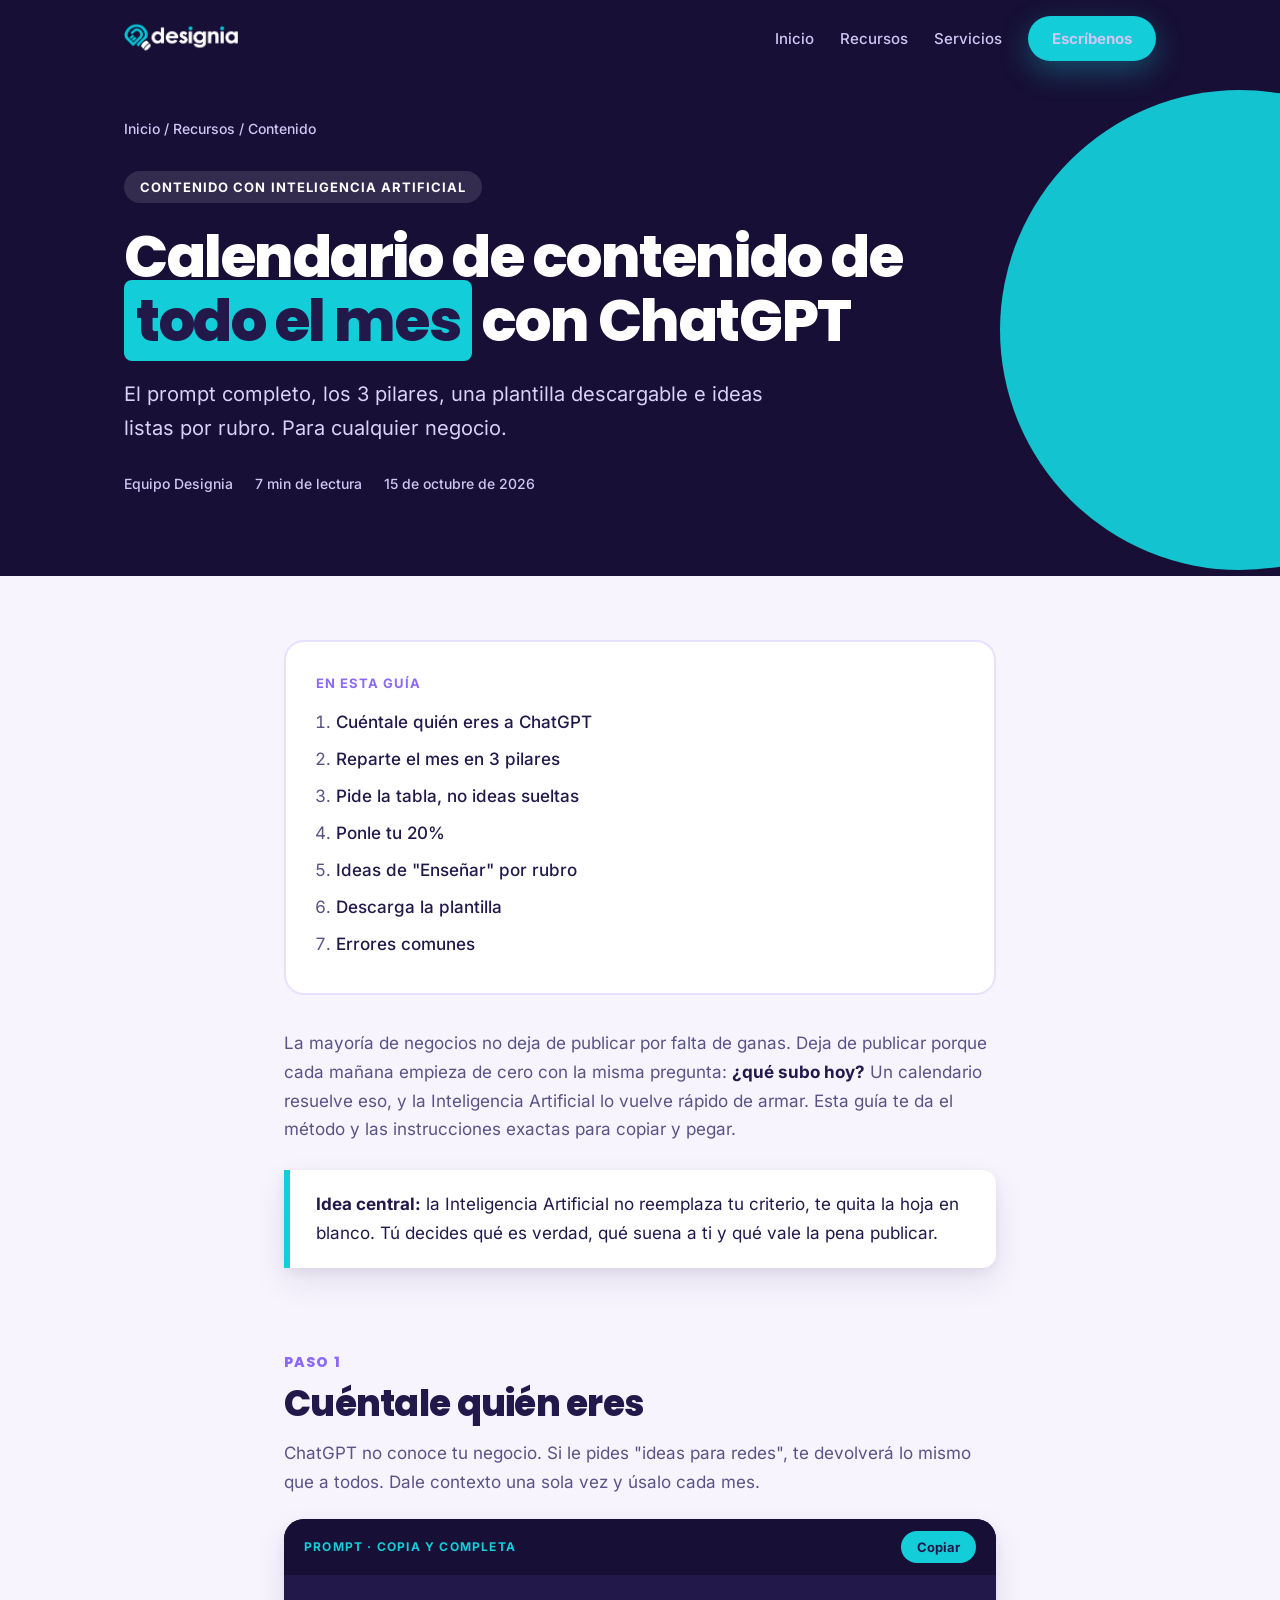
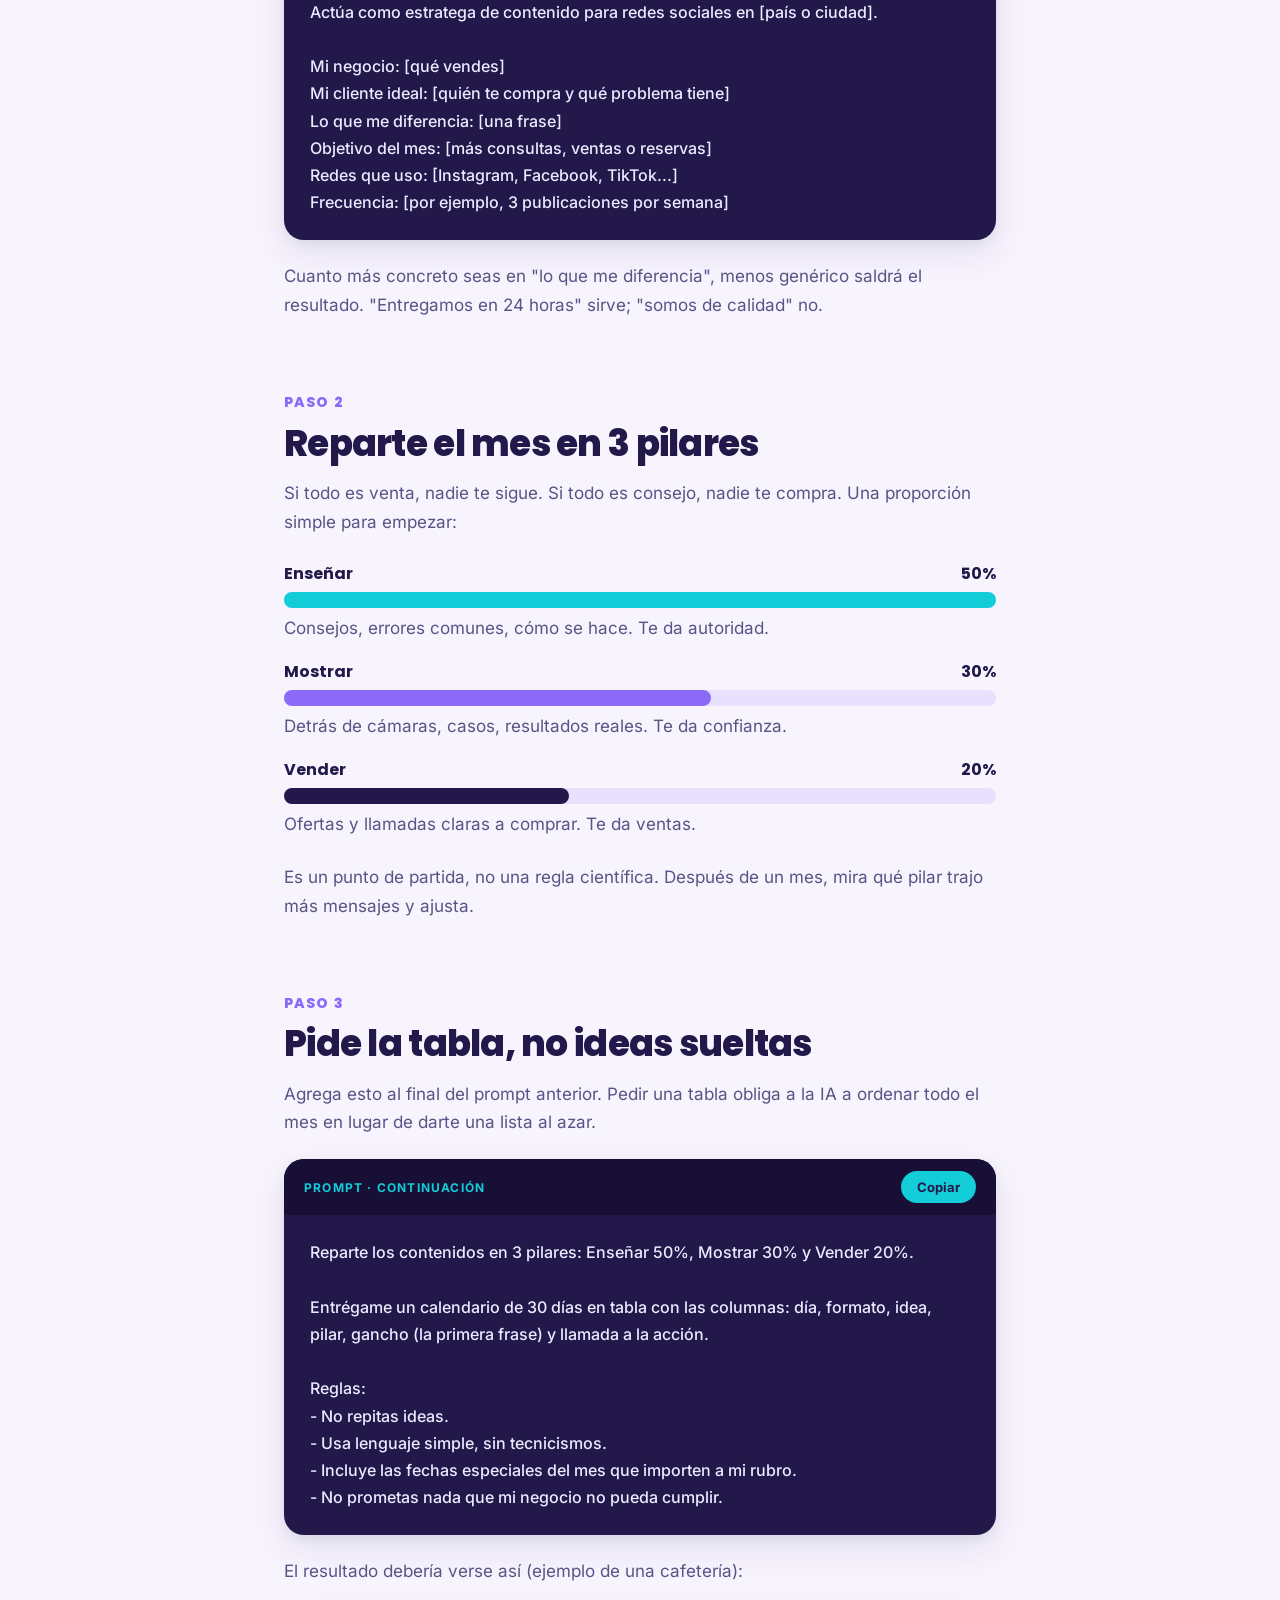
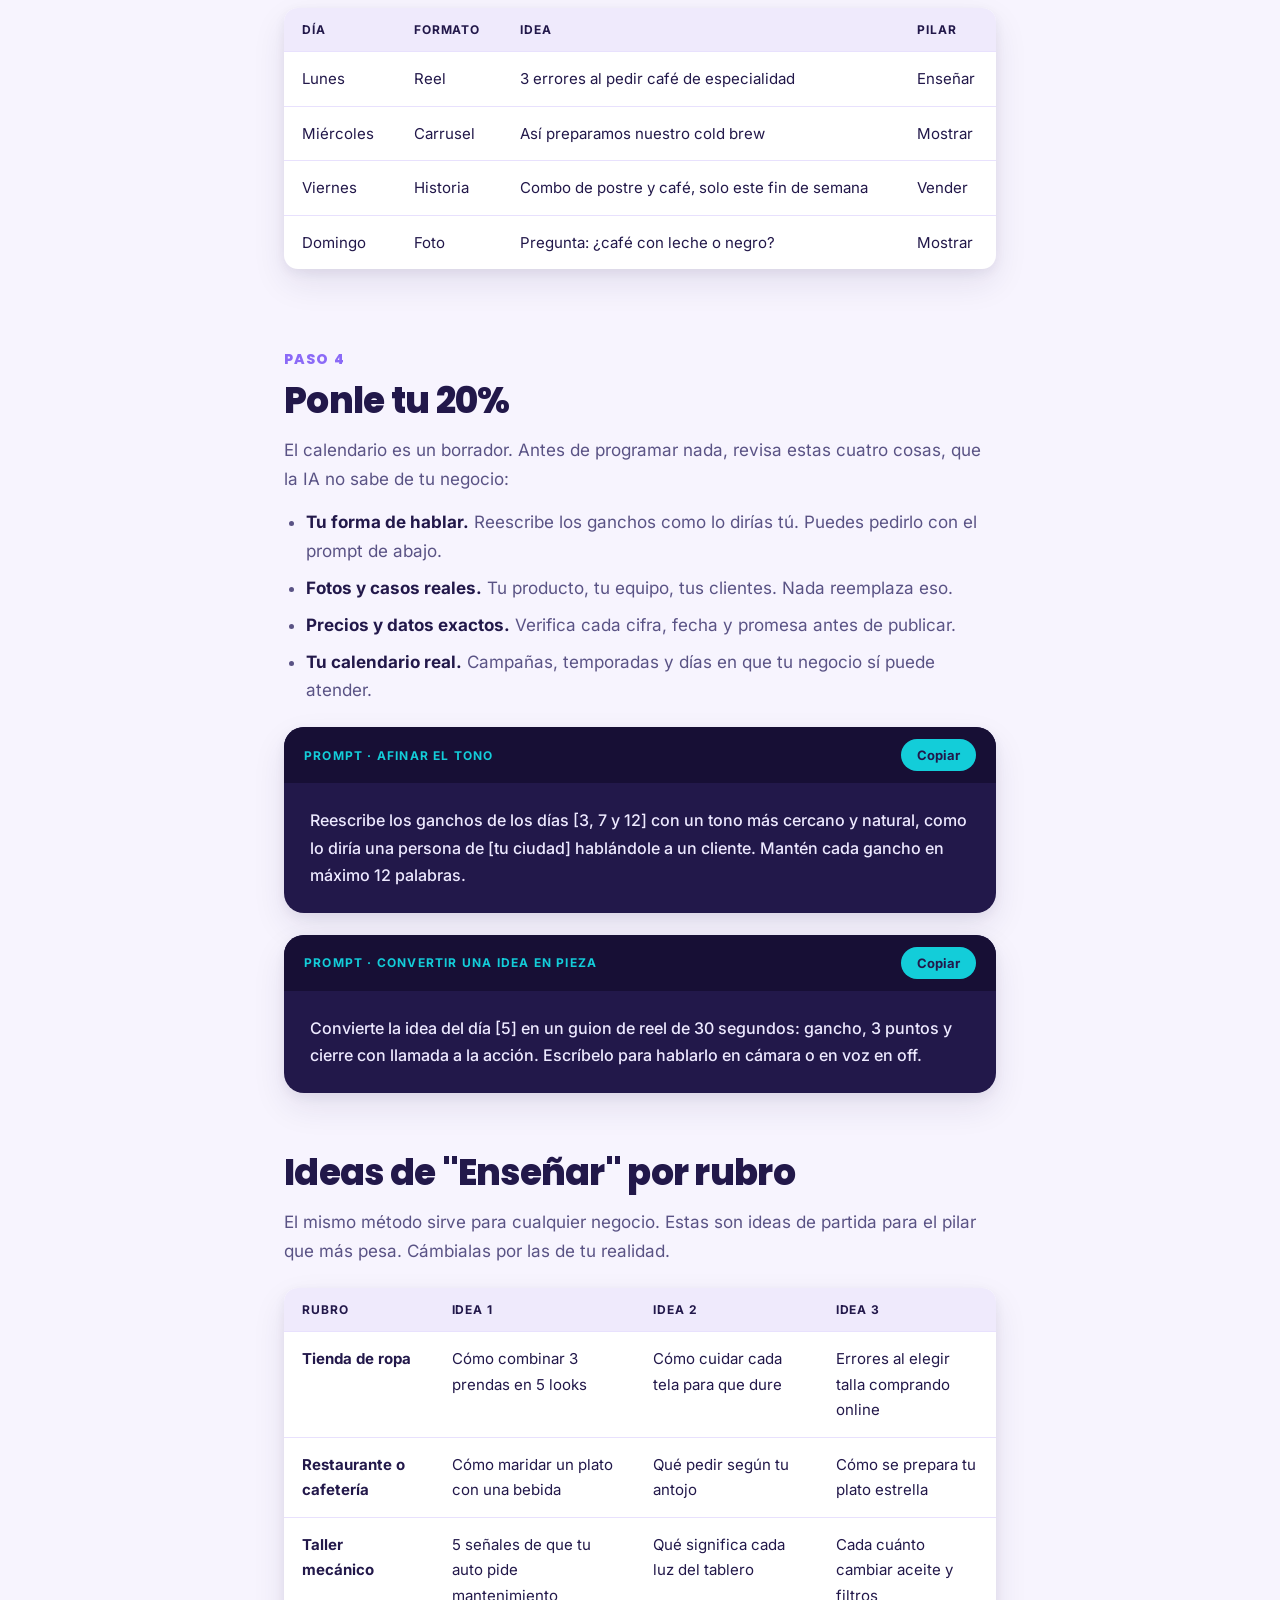
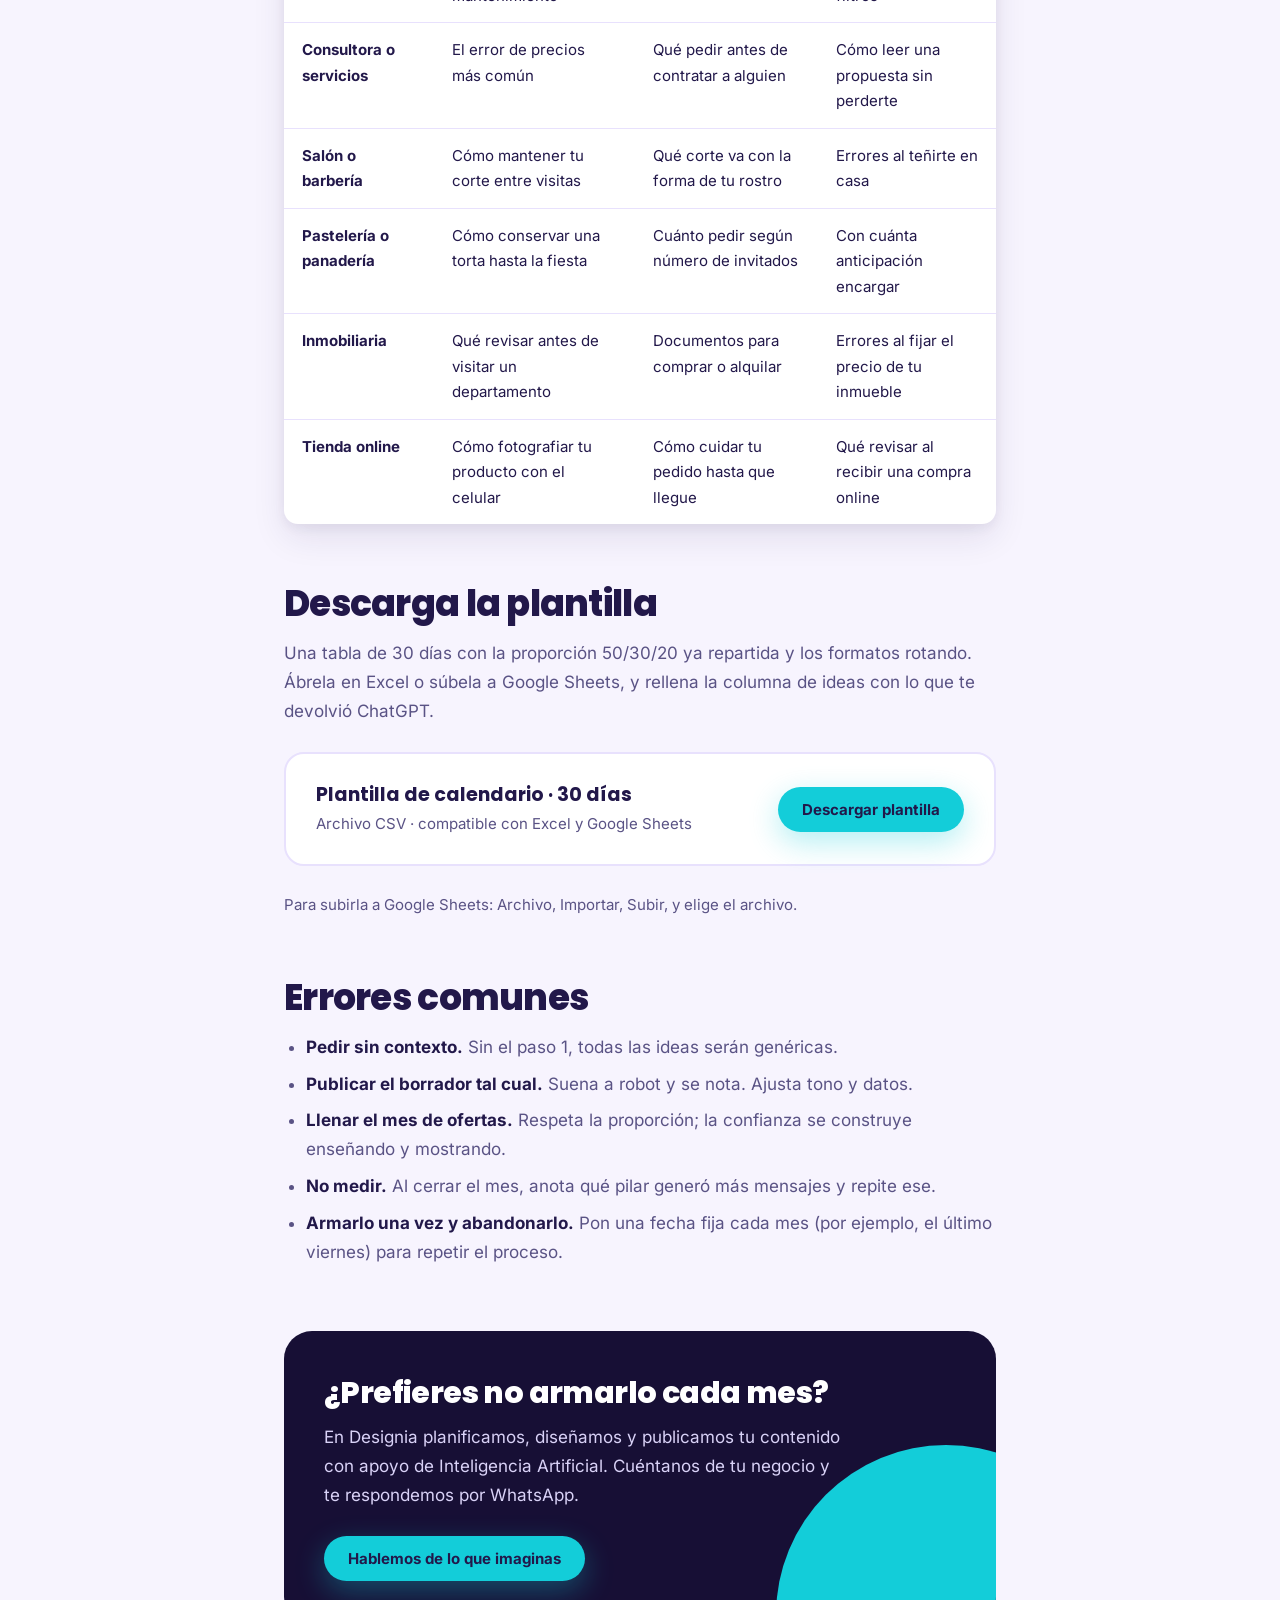
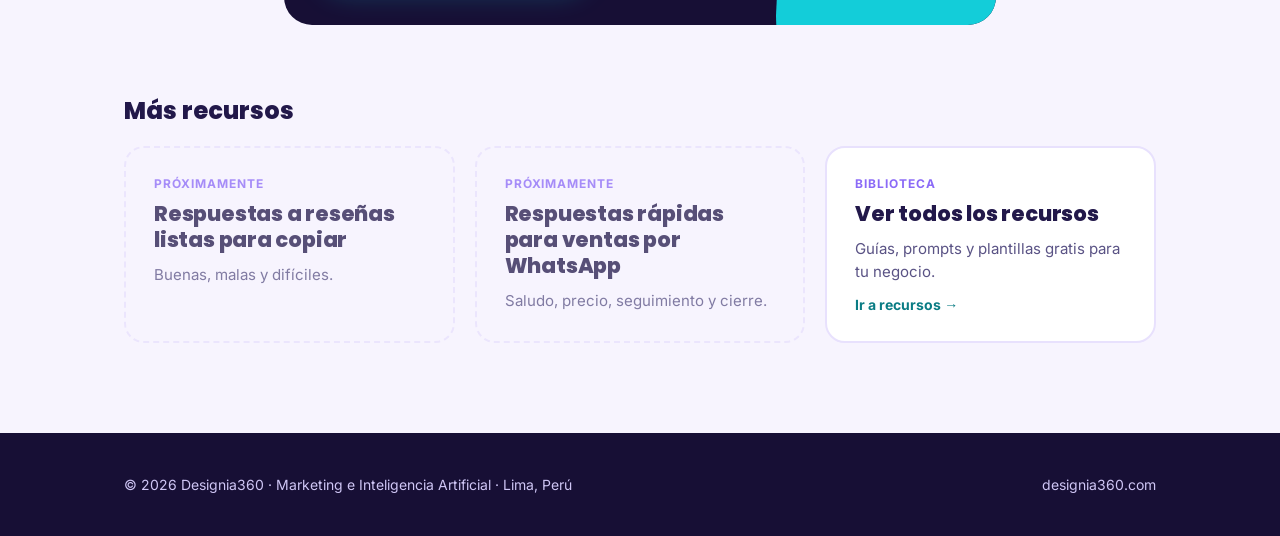
<file: recursos/calendario-de-contenido-con-ia.html>
<!doctype html><html lang="es"><head><meta charset="utf-8"><meta name="viewport" content="width=device-width,initial-scale=1">
<title>Calendario de contenido con ChatGPT: prompt y plantilla | Designia</title>
<meta name="description" content="Cómo armar el calendario de contenido de todo un mes con ChatGPT en 4 pasos: el prompt completo, los 3 pilares, una plantilla descargable e ideas por rubro.">
<link rel="canonical" href="https://designia360.com/recursos/calendario-de-contenido-con-ia">
<meta property="og:title" content="Calendario de contenido con ChatGPT: prompt y plantilla"><meta property="og:description" content="Prompt completo, 3 pilares, plantilla descargable e ideas por rubro."><meta property="og:type" content="article">
<script type="application/ld+json">{"@context":"https://schema.org","@type":"Article","headline":"Calendario de contenido con ChatGPT: prompt y plantilla","author":{"@type":"Organization","name":"Designia"},"publisher":{"@type":"Organization","name":"Designia"},"datePublished":"2026-10-15","inLanguage":"es"}</script>
<link rel="preload" href="/fonts/inter-latin.woff2" as="font" type="font/woff2" crossorigin><link rel="preload" href="/fonts/poppins-800.woff2" as="font" type="font/woff2" crossorigin><link rel="icon" href="/favicon-32.png" sizes="32x32" type="image/png"><link rel="apple-touch-icon" href="/apple-touch-icon.png"><link rel="stylesheet" href="/recursos/recursos.css"><script async src="https://www.googletagmanager.com/gtag/js?id=G-KL47X1FMRY"></script><script>window.dataLayer=window.dataLayer||[];function gtag(){dataLayer.push(arguments)}gtag("js",new Date());gtag("config","G-KL47X1FMRY");</script></head><body>
<div class="hd"><div class="wrap"><div class="nav"><a href="/es/"><img src="/logo-designia-blanco.png" alt="Designia"></a><div class="links"><a href="/es/">Inicio</a><a href="/recursos/">Recursos</a><a href="/es/#servicios">Servicios</a><a class="btn" href="https://wa.me/51998399001?text=Hola%20Designia%2C%20vengo%20de%20los%20recursos%20y%20quiero%20conversar" target="_blank" rel="noopener">Escríbenos</a></div></div>
<div class="hero"><div class="crumbs"><a href="/es/">Inicio</a> / <a href="/recursos/">Recursos</a> / Contenido</div>
<span class="pill">Contenido con Inteligencia Artificial</span>
<h1>Calendario de contenido de <span class="hl">todo el mes</span> con ChatGPT</h1>
<p class="sub">El prompt completo, los 3 pilares, una plantilla descargable e ideas listas por rubro. Para cualquier negocio.</p>
<div class="meta"><span>Equipo Designia</span><span>7 min de lectura</span><span>15 de octubre de 2026</span></div></div></div></div>

<article><div class="narrow">
<div class="toc"><b>En esta guía</b><ol>
<li><a href="#p1">Cuéntale quién eres a ChatGPT</a></li>
<li><a href="#p2">Reparte el mes en 3 pilares</a></li>
<li><a href="#p3">Pide la tabla, no ideas sueltas</a></li>
<li><a href="#p4">Ponle tu 20%</a></li>
<li><a href="#rubros">Ideas de "Enseñar" por rubro</a></li>
<li><a href="#plantilla">Descarga la plantilla</a></li>
<li><a href="#errores">Errores comunes</a></li></ol></div>

<p style="margin-top:34px">La mayoría de negocios no deja de publicar por falta de ganas. Deja de publicar porque cada mañana empieza de cero con la misma pregunta: <strong>¿qué subo hoy?</strong> Un calendario resuelve eso, y la Inteligencia Artificial lo vuelve rápido de armar. Esta guía te da el método y las instrucciones exactas para copiar y pegar.</p>
<div class="callout"><p><strong>Idea central:</strong> la Inteligencia Artificial no reemplaza tu criterio, te quita la hoja en blanco. Tú decides qué es verdad, qué suena a ti y qué vale la pena publicar.</p></div>

<span class="step" id="p1">PASO 1</span><h2>Cuéntale quién eres</h2>
<p>ChatGPT no conoce tu negocio. Si le pides "ideas para redes", te devolverá lo mismo que a todos. Dale contexto una sola vez y úsalo cada mes.</p>
<div class="code"><div class="bar"><span>PROMPT · COPIA Y COMPLETA</span><button type="button" data-copy="p-base">Copiar</button></div>
<pre id="p-base">Actúa como estratega de contenido para redes sociales en [país o ciudad].

Mi negocio: [qué vendes]
Mi cliente ideal: [quién te compra y qué problema tiene]
Lo que me diferencia: [una frase]
Objetivo del mes: [más consultas, ventas o reservas]
Redes que uso: [Instagram, Facebook, TikTok...]
Frecuencia: [por ejemplo, 3 publicaciones por semana]</pre></div>
<p>Cuanto más concreto seas en "lo que me diferencia", menos genérico saldrá el resultado. "Entregamos en 24 horas" sirve; "somos de calidad" no.</p>

<span class="step" id="p2">PASO 2</span><h2>Reparte el mes en 3 pilares</h2>
<p>Si todo es venta, nadie te sigue. Si todo es consejo, nadie te compra. Una proporción simple para empezar:</p>
<div class="bars">
<div class="bar2"><b><span>Enseñar</span><span>50%</span></b><i><span style="width:100%;background:var(--turq)"></span></i><p style="margin:6px 0 0">Consejos, errores comunes, cómo se hace. Te da autoridad.</p></div>
<div class="bar2"><b><span>Mostrar</span><span>30%</span></b><i><span style="width:60%;background:var(--violeta)"></span></i><p style="margin:6px 0 0">Detrás de cámaras, casos, resultados reales. Te da confianza.</p></div>
<div class="bar2"><b><span>Vender</span><span>20%</span></b><i><span style="width:40%;background:var(--tinta)"></span></i><p style="margin:6px 0 0">Ofertas y llamadas claras a comprar. Te da ventas.</p></div></div>
<p>Es un punto de partida, no una regla científica. Después de un mes, mira qué pilar trajo más mensajes y ajusta.</p>

<span class="step" id="p3">PASO 3</span><h2>Pide la tabla, no ideas sueltas</h2>
<p>Agrega esto al final del prompt anterior. Pedir una tabla obliga a la IA a ordenar todo el mes en lugar de darte una lista al azar.</p>
<div class="code"><div class="bar"><span>PROMPT · CONTINUACIÓN</span><button type="button" data-copy="p-tabla">Copiar</button></div>
<pre id="p-tabla">Reparte los contenidos en 3 pilares: Enseñar 50%, Mostrar 30% y Vender 20%.

Entrégame un calendario de 30 días en tabla con las columnas: día, formato, idea, pilar, gancho (la primera frase) y llamada a la acción.

Reglas:
- No repitas ideas.
- Usa lenguaje simple, sin tecnicismos.
- Incluye las fechas especiales del mes que importen a mi rubro.
- No prometas nada que mi negocio no pueda cumplir.</pre></div>
<p>El resultado debería verse así (ejemplo de una cafetería):</p>
<div class="tw"><table><thead><tr><th>Día</th><th>Formato</th><th>Idea</th><th>Pilar</th></tr></thead><tbody>
<tr><td>Lunes</td><td>Reel</td><td>3 errores al pedir café de especialidad</td><td>Enseñar</td></tr>
<tr><td>Miércoles</td><td>Carrusel</td><td>Así preparamos nuestro cold brew</td><td>Mostrar</td></tr>
<tr><td>Viernes</td><td>Historia</td><td>Combo de postre y café, solo este fin de semana</td><td>Vender</td></tr>
<tr><td>Domingo</td><td>Foto</td><td>Pregunta: ¿café con leche o negro?</td><td>Mostrar</td></tr></tbody></table></div>

<span class="step" id="p4">PASO 4</span><h2>Ponle tu 20%</h2>
<p>El calendario es un borrador. Antes de programar nada, revisa estas cuatro cosas, que la IA no sabe de tu negocio:</p>
<ul><li><strong>Tu forma de hablar.</strong> Reescribe los ganchos como lo dirías tú. Puedes pedirlo con el prompt de abajo.</li>
<li><strong>Fotos y casos reales.</strong> Tu producto, tu equipo, tus clientes. Nada reemplaza eso.</li>
<li><strong>Precios y datos exactos.</strong> Verifica cada cifra, fecha y promesa antes de publicar.</li>
<li><strong>Tu calendario real.</strong> Campañas, temporadas y días en que tu negocio sí puede atender.</li></ul>
<div class="code"><div class="bar"><span>PROMPT · AFINAR EL TONO</span><button type="button" data-copy="p-tono">Copiar</button></div>
<pre id="p-tono">Reescribe los ganchos de los días [3, 7 y 12] con un tono más cercano y natural, como lo diría una persona de [tu ciudad] hablándole a un cliente. Mantén cada gancho en máximo 12 palabras.</pre></div>
<div class="code"><div class="bar"><span>PROMPT · CONVERTIR UNA IDEA EN PIEZA</span><button type="button" data-copy="p-pieza">Copiar</button></div>
<pre id="p-pieza">Convierte la idea del día [5] en un guion de reel de 30 segundos: gancho, 3 puntos y cierre con llamada a la acción. Escríbelo para hablarlo en cámara o en voz en off.</pre></div>

<h2 id="rubros">Ideas de "Enseñar" por rubro</h2>
<p>El mismo método sirve para cualquier negocio. Estas son ideas de partida para el pilar que más pesa. Cámbialas por las de tu realidad.</p>
<div class="tw"><table><thead><tr><th>Rubro</th><th>Idea 1</th><th>Idea 2</th><th>Idea 3</th></tr></thead><tbody>
<tr><td><strong>Tienda de ropa</strong></td><td>Cómo combinar 3 prendas en 5 looks</td><td>Cómo cuidar cada tela para que dure</td><td>Errores al elegir talla comprando online</td></tr>
<tr><td><strong>Restaurante o cafetería</strong></td><td>Cómo maridar un plato con una bebida</td><td>Qué pedir según tu antojo</td><td>Cómo se prepara tu plato estrella</td></tr>
<tr><td><strong>Taller mecánico</strong></td><td>5 señales de que tu auto pide mantenimiento</td><td>Qué significa cada luz del tablero</td><td>Cada cuánto cambiar aceite y filtros</td></tr>
<tr><td><strong>Consultora o servicios</strong></td><td>El error de precios más común</td><td>Qué pedir antes de contratar a alguien</td><td>Cómo leer una propuesta sin perderte</td></tr>
<tr><td><strong>Salón o barbería</strong></td><td>Cómo mantener tu corte entre visitas</td><td>Qué corte va con la forma de tu rostro</td><td>Errores al teñirte en casa</td></tr>
<tr><td><strong>Pastelería o panadería</strong></td><td>Cómo conservar una torta hasta la fiesta</td><td>Cuánto pedir según número de invitados</td><td>Con cuánta anticipación encargar</td></tr>
<tr><td><strong>Inmobiliaria</strong></td><td>Qué revisar antes de visitar un departamento</td><td>Documentos para comprar o alquilar</td><td>Errores al fijar el precio de tu inmueble</td></tr>
<tr><td><strong>Tienda online</strong></td><td>Cómo fotografiar tu producto con el celular</td><td>Cómo cuidar tu pedido hasta que llegue</td><td>Qué revisar al recibir una compra online</td></tr></tbody></table></div>

<h2 id="plantilla">Descarga la plantilla</h2>
<p>Una tabla de 30 días con la proporción 50/30/20 ya repartida y los formatos rotando. Ábrela en Excel o súbela a Google Sheets, y rellena la columna de ideas con lo que te devolvió ChatGPT.</p>
<div class="dl"><div><b>Plantilla de calendario · 30 días</b><span>Archivo CSV · compatible con Excel y Google Sheets</span></div><a class="btn" href="/recursos/descargas/plantilla-calendario-designia.csv" download>Descargar plantilla</a></div>
<p style="font-size:15px">Para subirla a Google Sheets: Archivo, Importar, Subir, y elige el archivo.</p>

<h2 id="errores">Errores comunes</h2>
<ul><li><strong>Pedir sin contexto.</strong> Sin el paso 1, todas las ideas serán genéricas.</li>
<li><strong>Publicar el borrador tal cual.</strong> Suena a robot y se nota. Ajusta tono y datos.</li>
<li><strong>Llenar el mes de ofertas.</strong> Respeta la proporción; la confianza se construye enseñando y mostrando.</li>
<li><strong>No medir.</strong> Al cerrar el mes, anota qué pilar generó más mensajes y repite ese.</li>
<li><strong>Armarlo una vez y abandonarlo.</strong> Pon una fecha fija cada mes (por ejemplo, el último viernes) para repetir el proceso.</li></ul>

<div class="cta"><h2>¿Prefieres no armarlo cada mes?</h2><p>En Designia planificamos, diseñamos y publicamos tu contenido con apoyo de Inteligencia Artificial. Cuéntanos de tu negocio y te respondemos por WhatsApp.</p><a class="btn" href="https://wa.me/51998399001?text=Hola%20Designia%2C%20vengo%20del%20recurso%20de%20calendario%20de%20contenido%20y%20quiero%20que%20lo%20armen%20por%20mi%20negocio" target="_blank" rel="noopener">Hablemos de lo que imaginas</a></div>
</div></article>

<div class="rel"><div class="wrap"><h3>Más recursos</h3><div class="grid">
<div class="card soon"><span class="tag">Próximamente</span><h4>Respuestas a reseñas listas para copiar</h4><p>Buenas, malas y difíciles.</p></div>
<div class="card soon"><span class="tag">Próximamente</span><h4>Respuestas rápidas para ventas por WhatsApp</h4><p>Saludo, precio, seguimiento y cierre.</p></div>
<a class="card" href="/recursos/"><span class="tag">Biblioteca</span><h4>Ver todos los recursos</h4><p>Guías, prompts y plantillas gratis para tu negocio.</p><span class="go">Ir a recursos →</span></a></div></div></div>
<footer><div class="wrap"><span>© 2026 Designia360 · Marketing e Inteligencia Artificial · Lima, Perú</span><span><a href="/es/">designia360.com</a></span></div></footer>
<script>document.querySelectorAll("[data-copy]").forEach(function(b){b.addEventListener("click",function(){var t=document.getElementById(b.dataset.copy).innerText;var done=function(){var o=b.textContent;b.textContent="Copiado";if(window.gtag)gtag("event","copy_prompt",{prompt_id:b.dataset.copy});setTimeout(function(){b.textContent=o},1600)};if(navigator.clipboard&&navigator.clipboard.writeText){navigator.clipboard.writeText(t).then(done,function(){})}else{var a=document.createElement("textarea");a.value=t;document.body.appendChild(a);a.select();document.execCommand("copy");a.remove();done()}})});
document.querySelectorAll('a[download]').forEach(function(a){a.addEventListener("click",function(){if(window.gtag)gtag("event","file_download",{file_name:a.getAttribute("href")})})});</script>
</body></html>
</file>
<file: recursos/recursos.css>
@font-face{font-family:Inter;font-weight:100 900;font-display:swap;src:url(/fonts/inter-latin.woff2) format("woff2")}
@font-face{font-family:Poppins;font-weight:700;font-display:swap;src:url(/fonts/poppins-700.woff2) format("woff2")}
@font-face{font-family:Poppins;font-weight:800;font-display:swap;src:url(/fonts/poppins-800.woff2) format("woff2")}
:root{--turq:#13CDD9;--turq-600:#0FA9B3;--turq-700:#0A7C84;--tinta:#22184a;--tinta-900:#170F35;--tinta-800:#1C1440;--violeta:#8b6af7;--lavanda:#e8e1fd;--lav-050:#F7F4FE;--lav-100:#EFEAFC;--texto:#5A5385;--r:14px;--r-lg:20px;--r-full:999px;--sh:0 4px 12px rgba(34,24,74,.06),0 14px 34px rgba(34,24,74,.09)}
*{box-sizing:border-box;margin:0;padding:0}
html{scroll-behavior:smooth}
body{font:400 17px/1.7 Inter,system-ui,-apple-system,"Segoe UI",sans-serif;color:var(--tinta);background:var(--lav-050);-webkit-font-smoothing:antialiased}
a{color:inherit}
.wrap{max-width:1080px;margin:0 auto;padding:0 24px}
.narrow{max-width:760px;margin:0 auto;padding:0 24px}
/* header */
.hd{background:var(--tinta-900);color:#fff}
.nav{display:flex;align-items:center;justify-content:space-between;height:76px}
.nav img{height:38px;display:block}
.nav .links{display:flex;gap:26px;align-items:center;font:500 15px Inter,sans-serif}
.nav .links a{text-decoration:none;color:#CFC6F5}
.nav .links a:hover{color:#fff}
.btn{display:inline-block;background:var(--turq);color:var(--tinta);font:700 15px Inter,sans-serif;padding:13px 24px;border-radius:var(--r-full);text-decoration:none;box-shadow:0 10px 30px rgba(19,205,217,.32);transition:transform .2s}
.btn:hover{transform:translateY(-2px)}
.btn.sec{background:transparent;color:var(--tinta);box-shadow:none;border:2px solid var(--tinta)}
.hd{position:relative;overflow:hidden}
.hero{padding:44px 0 84px;position:relative}
.hd:after{content:"";position:absolute;right:-200px;top:90px;width:480px;height:480px;border-radius:50%;background:var(--turq);opacity:.95}
.hd .wrap{position:relative;z-index:1}
.crumbs{font:500 14px Inter,sans-serif;color:#CFC6F5;margin-bottom:34px}
.crumbs a{text-decoration:none}.crumbs a:hover{color:#fff}
.pill{display:inline-block;font:700 13px Inter,sans-serif;letter-spacing:.08em;text-transform:uppercase;padding:8px 16px;border-radius:var(--r-full);background:rgba(255,255,255,.12);margin-bottom:22px}
h1{font:800 clamp(34px,5.4vw,58px)/1.1 Poppins,Inter,sans-serif;letter-spacing:-.025em;max-width:780px}
h1 .hl{background:var(--turq);color:var(--tinta);padding:0 12px;border-radius:8px;-webkit-box-decoration-break:clone;box-decoration-break:clone}
.hero p.sub{font-size:20px;color:#D9D2F7;margin-top:24px;max-width:640px}
.meta{display:flex;flex-wrap:wrap;gap:8px 22px;margin-top:30px;font:500 14px Inter,sans-serif;color:#CFC6F5}
/* article */
article{padding:64px 0 24px}
article h2{font:800 clamp(26px,3.4vw,36px)/1.2 Poppins,Inter,sans-serif;letter-spacing:-.02em;margin:58px 0 14px}
article h3{font:700 21px/1.3 Poppins,Inter,sans-serif;margin:30px 0 8px}
article p{margin:14px 0;color:var(--texto)}
article p strong,article li strong{color:var(--tinta)}
article ul,article ol{margin:14px 0 14px 22px;color:var(--texto)}
article li{margin:8px 0}
.step{display:inline-block;font:800 14px Poppins,sans-serif;letter-spacing:.08em;color:var(--violeta);margin-top:58px}
.step + h2{margin-top:6px}
.toc{background:#fff;border:2px solid var(--lavanda);border-radius:var(--r-lg);padding:26px 30px;margin:0 0 10px}
.toc b{font:700 13px Inter,sans-serif;letter-spacing:.08em;text-transform:uppercase;color:var(--violeta)}
.toc ol{margin:12px 0 0 20px}.toc a{text-decoration:none;color:var(--tinta);font-weight:500}.toc a:hover{color:var(--turq-700)}
.code{background:var(--tinta);color:#EDE9FF;border-radius:var(--r-lg);margin:22px 0;overflow:hidden;box-shadow:var(--sh)}
.code .bar{display:flex;justify-content:space-between;align-items:center;padding:12px 20px;background:var(--tinta-900);font:700 12px Inter,sans-serif;letter-spacing:.1em;color:var(--turq)}
.code button{font:700 13px Inter,sans-serif;background:var(--turq);color:var(--tinta);border:0;border-radius:var(--r-full);padding:8px 16px;cursor:pointer}
.code pre{padding:24px 26px;white-space:pre-wrap;font:500 16px/1.7 Inter,sans-serif}
.code pre em{font-style:normal;color:var(--turq)}
.callout{background:#fff;border-left:6px solid var(--turq);border-radius:0 var(--r) var(--r) 0;padding:20px 26px;margin:26px 0;box-shadow:var(--sh)}
.callout p{margin:0;color:var(--tinta)}
.tw{overflow-x:auto;margin:22px 0;border-radius:var(--r);box-shadow:var(--sh);background:#fff}
table{border-collapse:collapse;width:100%;min-width:560px;font-size:15px}
th,td{text-align:left;padding:14px 18px;border-bottom:1px solid var(--lavanda);vertical-align:top}
th{background:var(--lav-100);font:700 12px Inter,sans-serif;letter-spacing:.08em;text-transform:uppercase}
tr:last-child td{border-bottom:0}
.bars{margin:24px 0;display:grid;gap:16px}
.bar2 b{display:flex;justify-content:space-between;font:700 16px Poppins,sans-serif;margin-bottom:6px}
.bar2 i{display:block;height:16px;border-radius:99px;background:var(--lavanda)}
.bar2 i span{display:block;height:100%;border-radius:99px}
.cta{background:var(--tinta-900);color:#fff;border-radius:28px;padding:44px 40px;margin:64px 0 24px;position:relative;overflow:hidden}
.cta:after{content:"";position:absolute;right:-120px;bottom:-160px;width:340px;height:340px;border-radius:50%;background:var(--turq)}
.cta h2{margin:0 0 12px;color:#fff;font-size:30px}
.cta p{color:#D9D2F7;max-width:520px;position:relative;z-index:1;margin:0 0 26px}
.cta .btn{position:relative;z-index:1}
.dl{display:flex;align-items:center;gap:22px;flex-wrap:wrap;background:#fff;border:2px solid var(--lavanda);border-radius:var(--r-lg);padding:26px 30px;margin:26px 0}
.dl div{flex:1;min-width:220px}.dl b{font:700 19px Poppins,sans-serif;display:block}.dl span{font-size:15px;color:var(--texto)}
.rel{padding:20px 0 90px}
.rel h3{font:800 24px Poppins,sans-serif;margin-bottom:18px}
.grid{display:grid;grid-template-columns:repeat(auto-fill,minmax(250px,1fr));gap:20px}
.card{background:#fff;border:2px solid var(--lavanda);border-radius:var(--r-lg);padding:28px;text-decoration:none;display:flex;flex-direction:column;gap:10px;transition:transform .2s,box-shadow .2s}
a.card:hover{transform:translateY(-4px);box-shadow:var(--sh)}
.card .tag{font:700 12px Inter,sans-serif;letter-spacing:.08em;text-transform:uppercase;color:var(--violeta)}
.card h4{font:800 21px/1.25 Poppins,sans-serif;letter-spacing:-.01em}
.card p{font-size:15px;color:var(--texto);line-height:1.55}
.card .go{margin-top:auto;font:700 14px Inter,sans-serif;color:var(--turq-700)}
.card.soon{background:transparent;border-style:dashed;opacity:.75}
.card .key{display:inline-block;font:700 12px Inter,sans-serif;background:var(--lavanda);padding:4px 10px;border-radius:99px;align-self:flex-start}
footer{background:var(--tinta-900);color:#CFC6F5;padding:40px 0;font-size:14px}
footer .wrap{display:flex;justify-content:space-between;flex-wrap:wrap;gap:12px}
footer a{text-decoration:none}
@media(max-width:700px){.nav .links a:not(.btn){display:none}.hd:after{width:200px;height:200px;right:-70px;top:auto;bottom:-90px}.cta{padding:34px 26px}}
</file>
